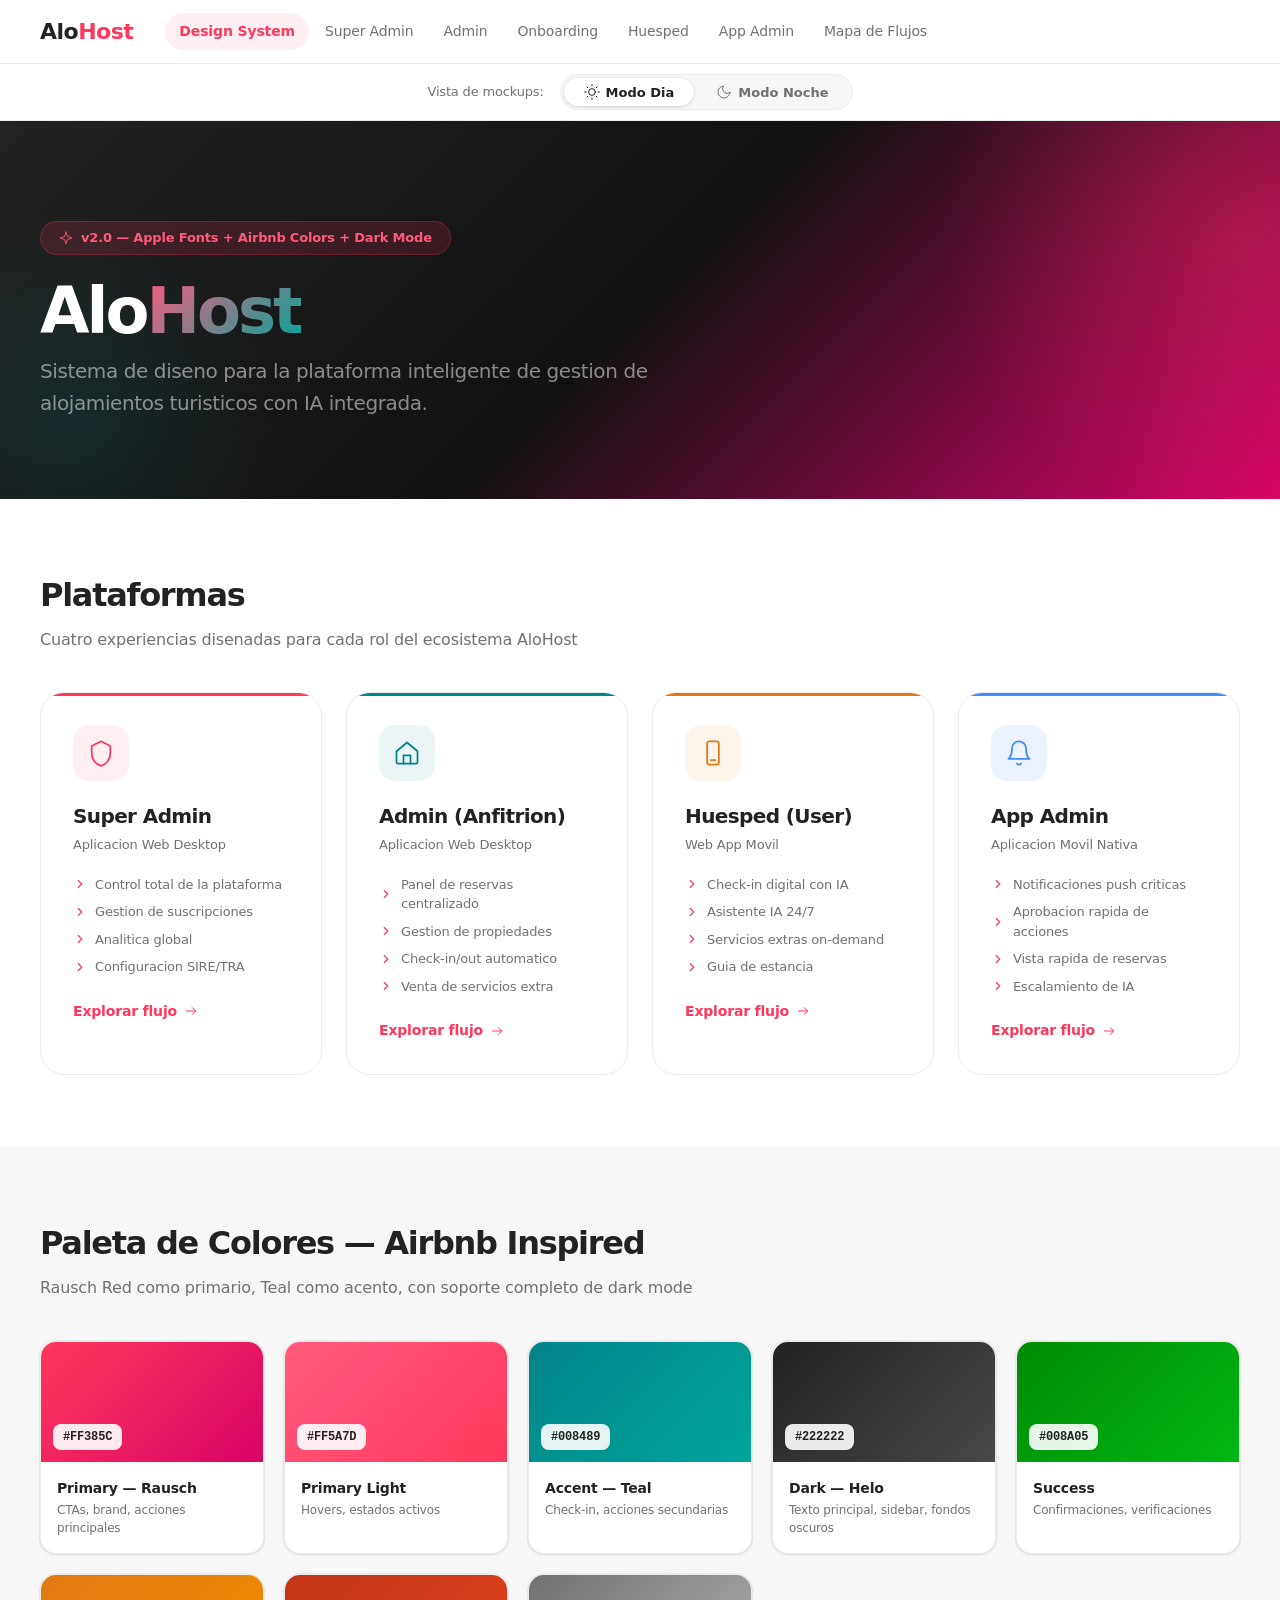
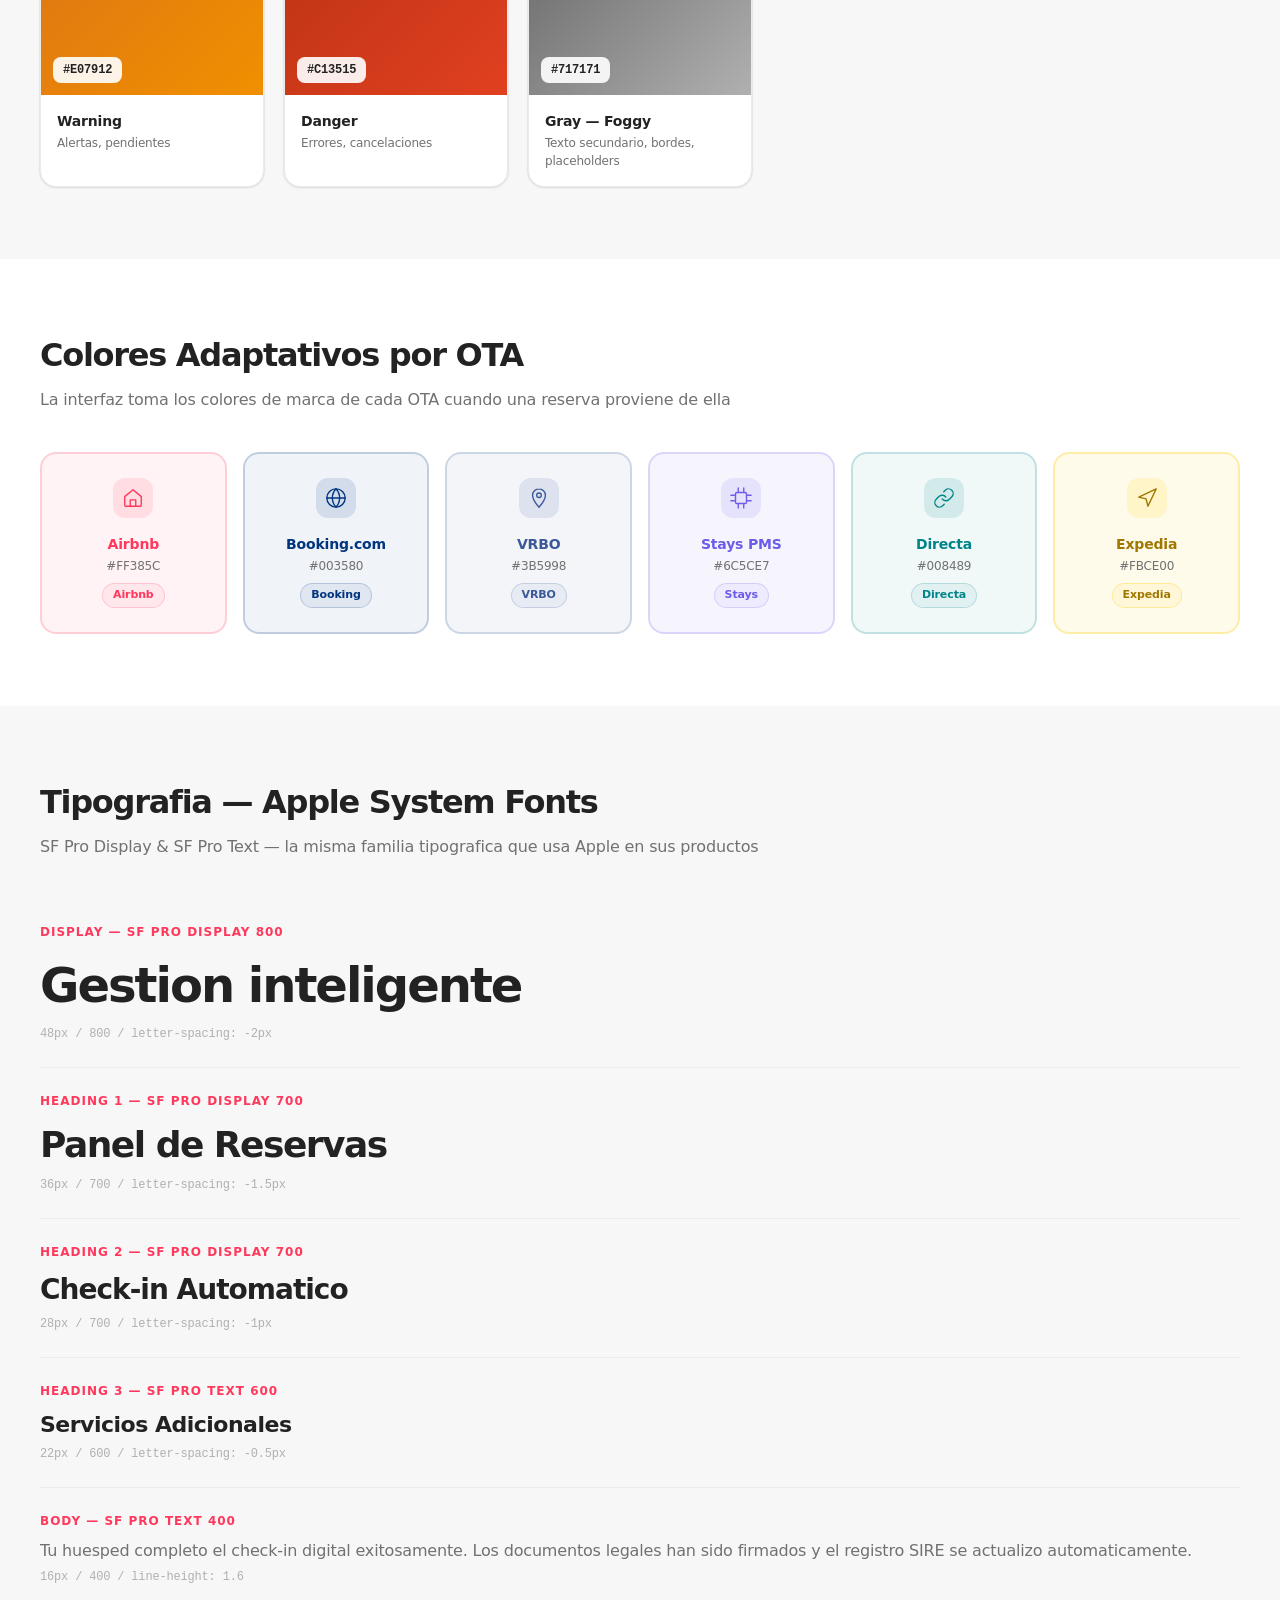
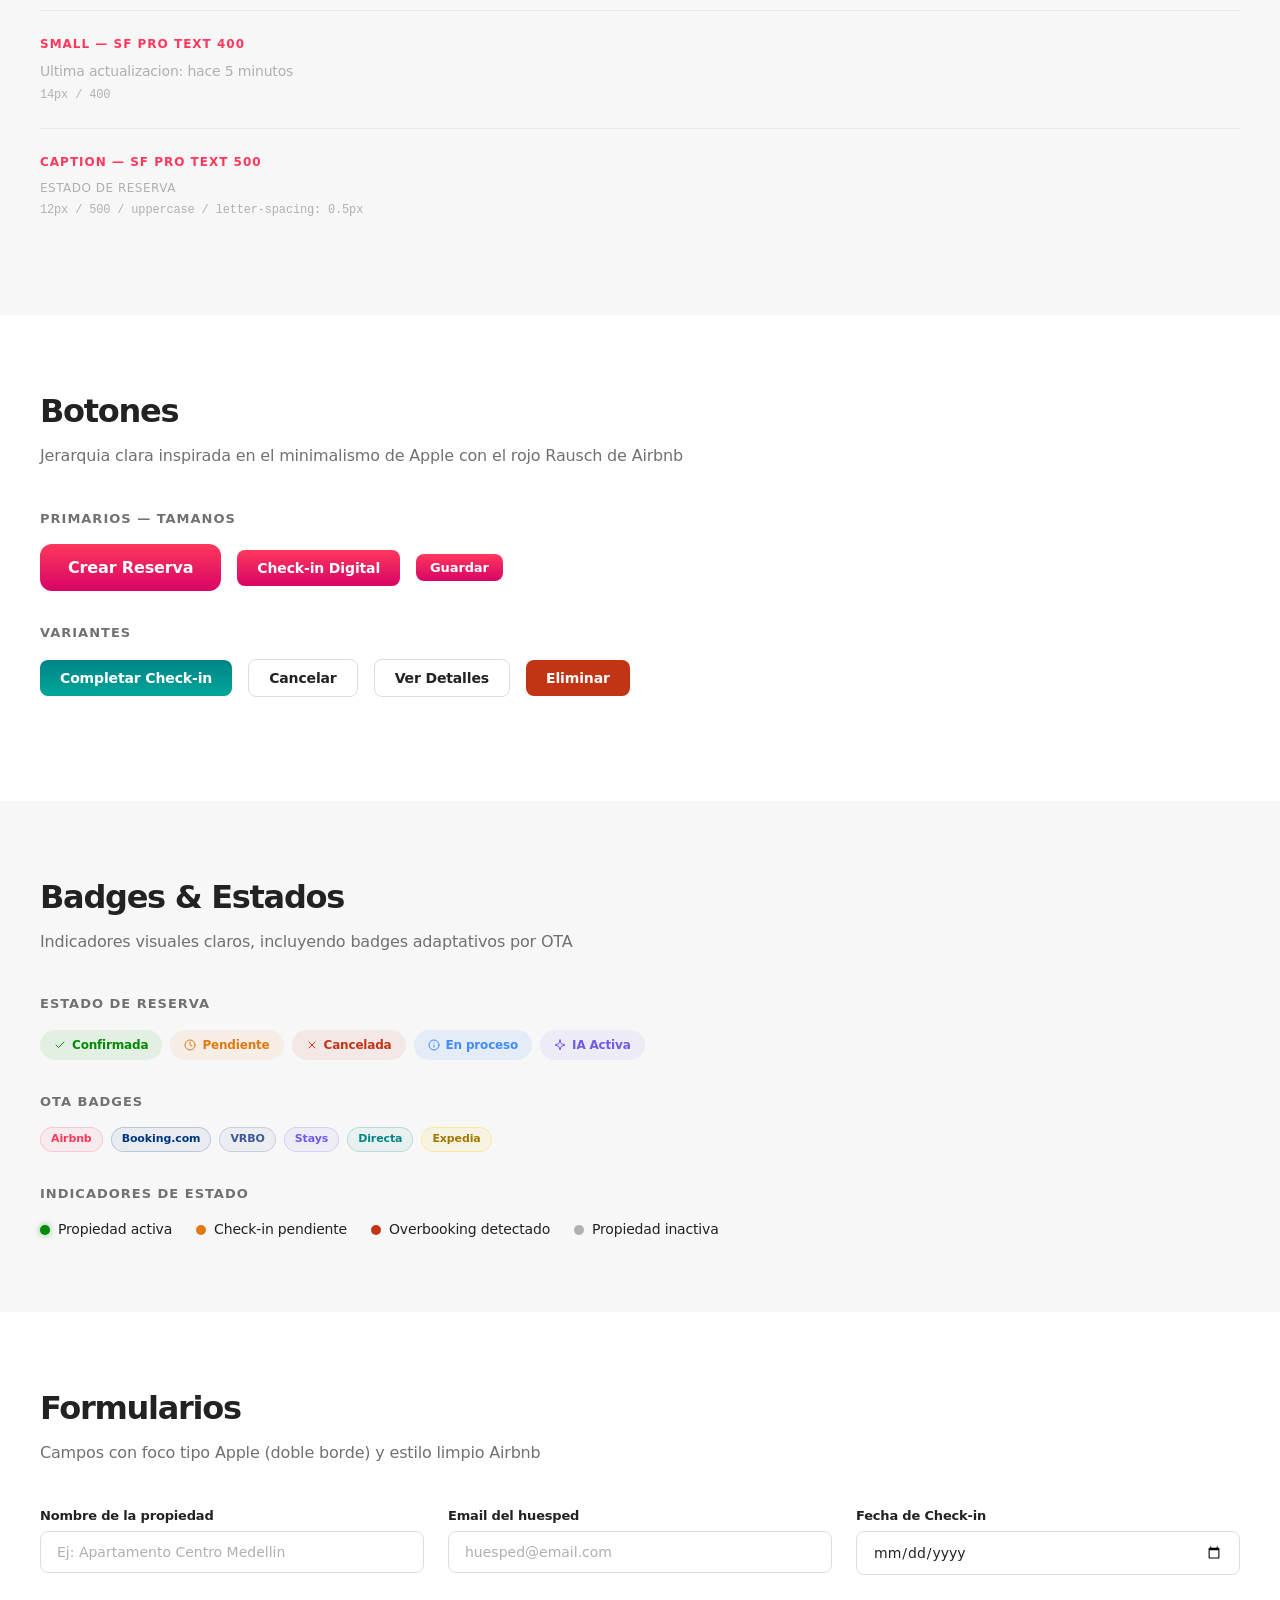
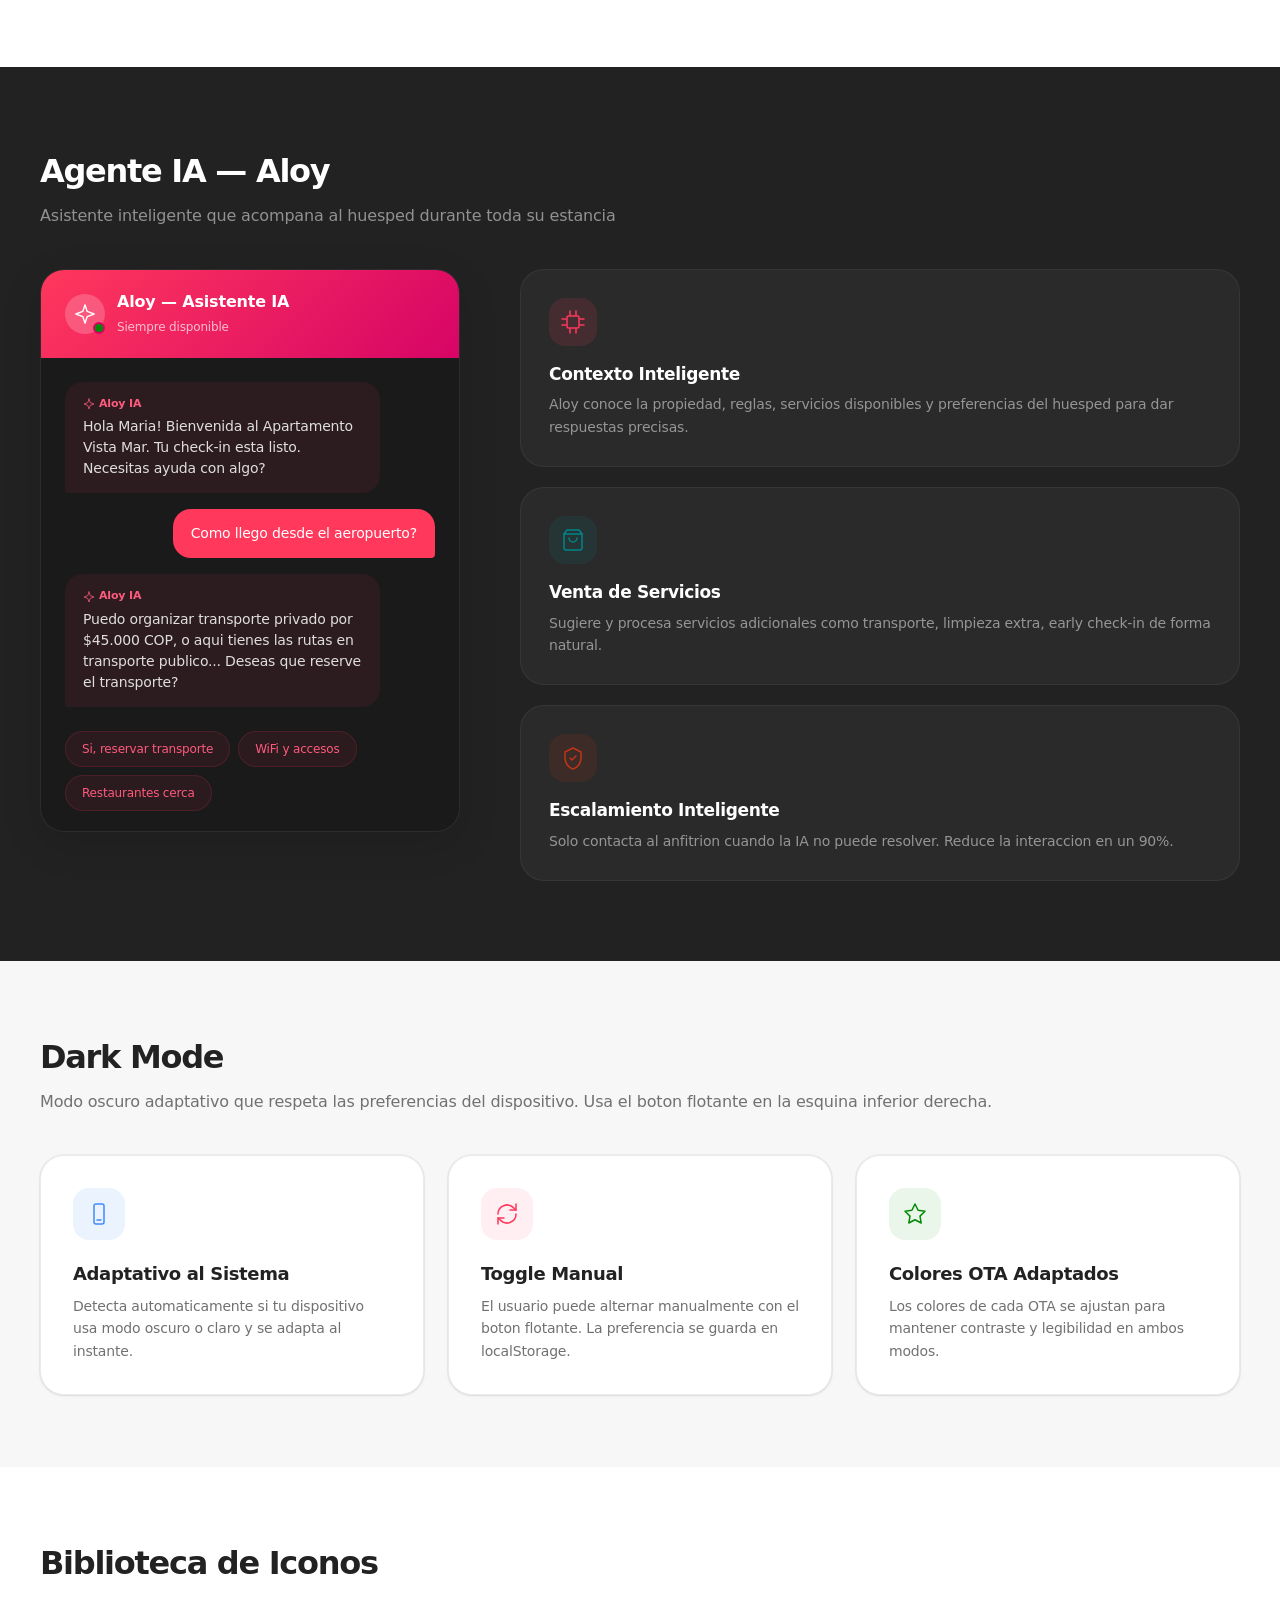
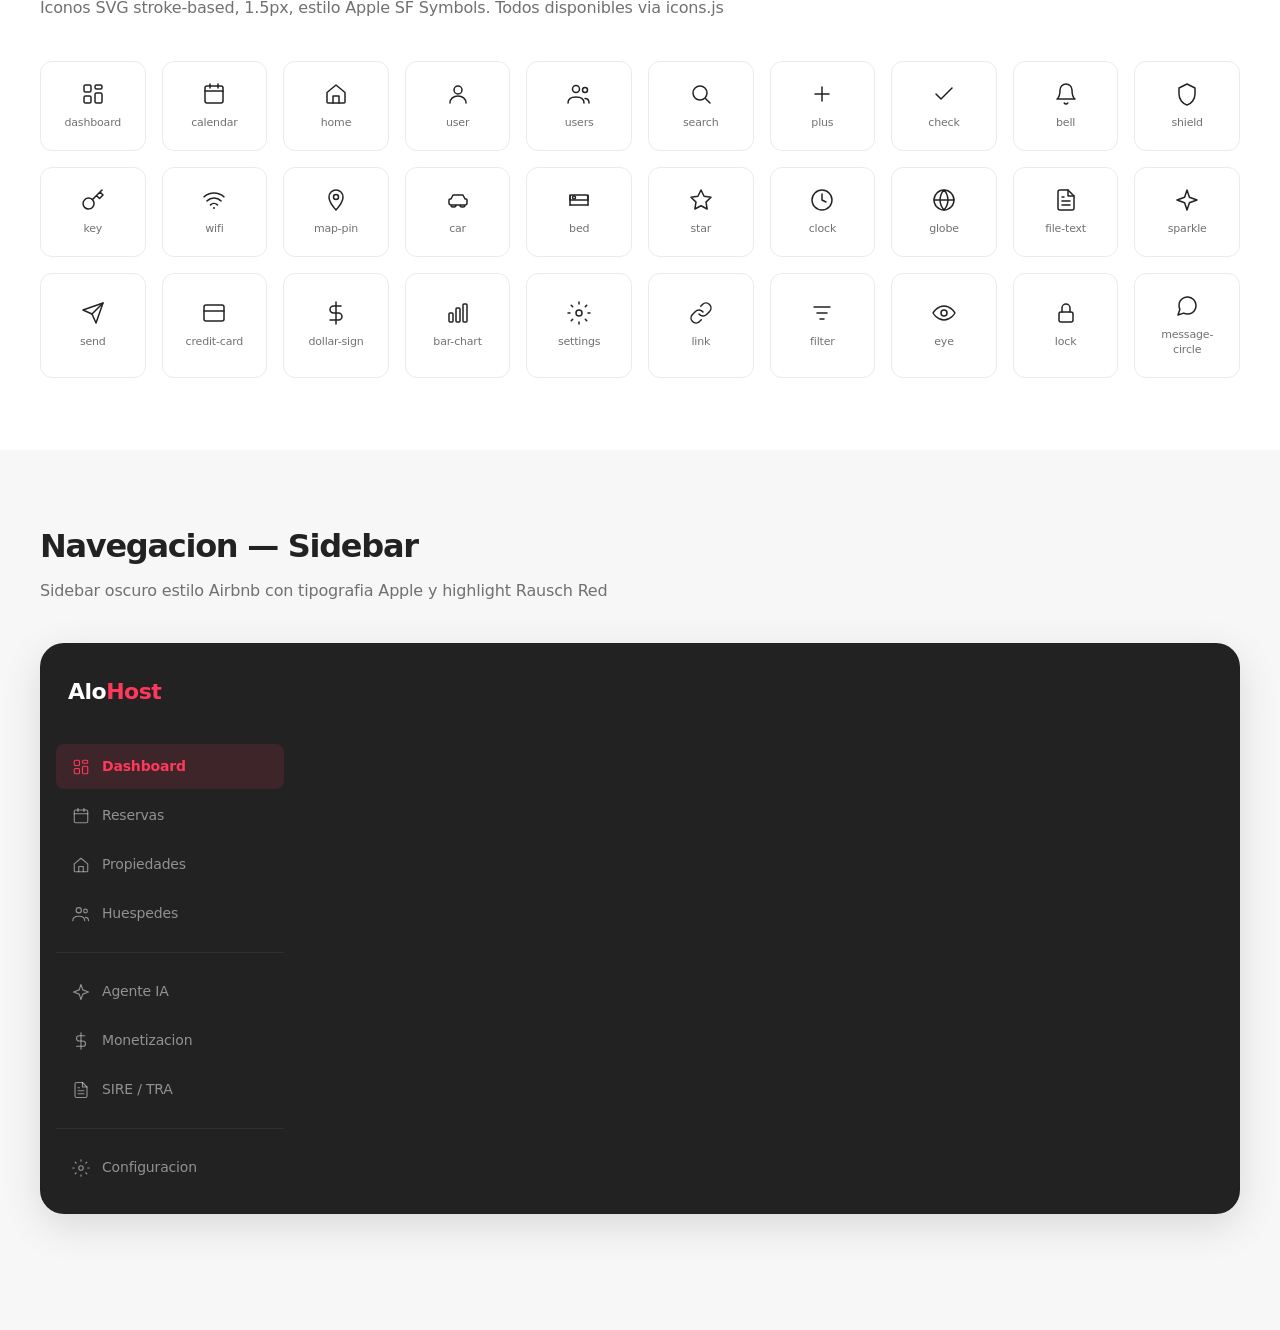
<file: index.html>
<!DOCTYPE html>
<html lang="es">
<head>
<meta charset="UTF-8">
<meta name="viewport" content="width=device-width, initial-scale=1.0">
<meta http-equiv="refresh" content="0;url=design-system.html">
<title>AloHost — UX Flows</title>
<link rel="canonical" href="design-system.html">
<style>
  body {
    font-family: -apple-system, BlinkMacSystemFont, 'SF Pro Text', system-ui, sans-serif;
    display: flex; align-items: center; justify-content: center;
    min-height: 100vh; margin: 0; background: #F7F7F7; color: #222;
  }
  .hub { text-align: center; padding: 40px; }
  .hub h1 { font-size: 28px; font-weight: 800; margin-bottom: 8px; }
  .hub h1 span { color: #FF385C; }
  .hub p { color: #717171; margin-bottom: 32px; }
  .links { display: flex; flex-wrap: wrap; gap: 12px; justify-content: center; }
  .links a {
    display: inline-block; padding: 10px 20px; background: #fff;
    border: 1px solid #EBEBEB; border-radius: 9999px; color: #222;
    text-decoration: none; font-size: 14px; font-weight: 600;
    transition: all 0.2s;
  }
  .links a:hover { border-color: #FF385C; color: #FF385C; transform: translateY(-2px); box-shadow: 0 4px 12px rgba(0,0,0,0.08); }
</style>
</head>
<body>
<div class="hub">
  <h1>Alo<span>Host</span></h1>
  <p>UX Flow Prototypes — Selecciona una vista</p>
  <div class="links">
    <a href="design-system.html">Design System</a>
    <a href="superadmin.html">Super Admin</a>
    <a href="admin.html">Admin Panel</a>
    <a href="admin-onboarding.html">Onboarding Admin</a>
    <a href="guest-mobile.html">Huesped Mobile</a>
    <a href="admin-app.html">App Admin</a>
    <a href="flowmap.html">Mapa de Flujos</a>
  </div>
</div>
</body>
</html>
</file>
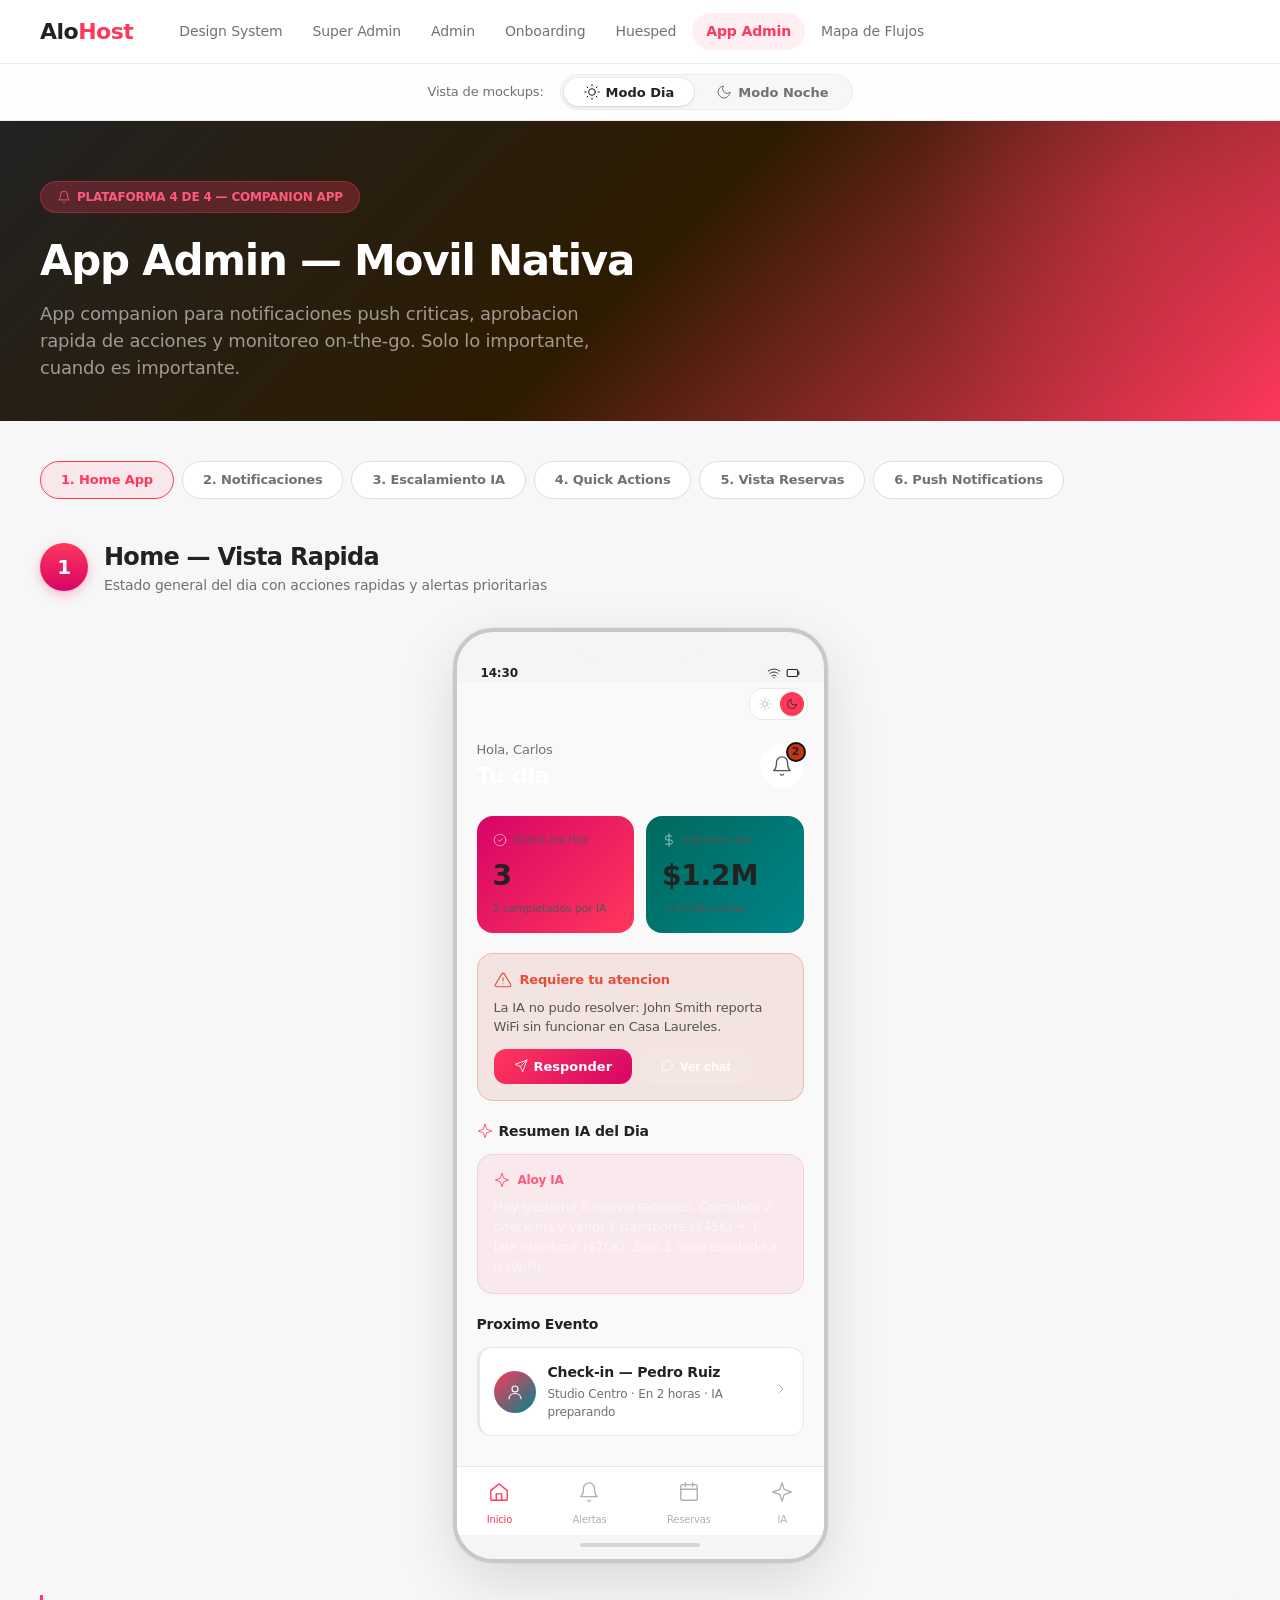
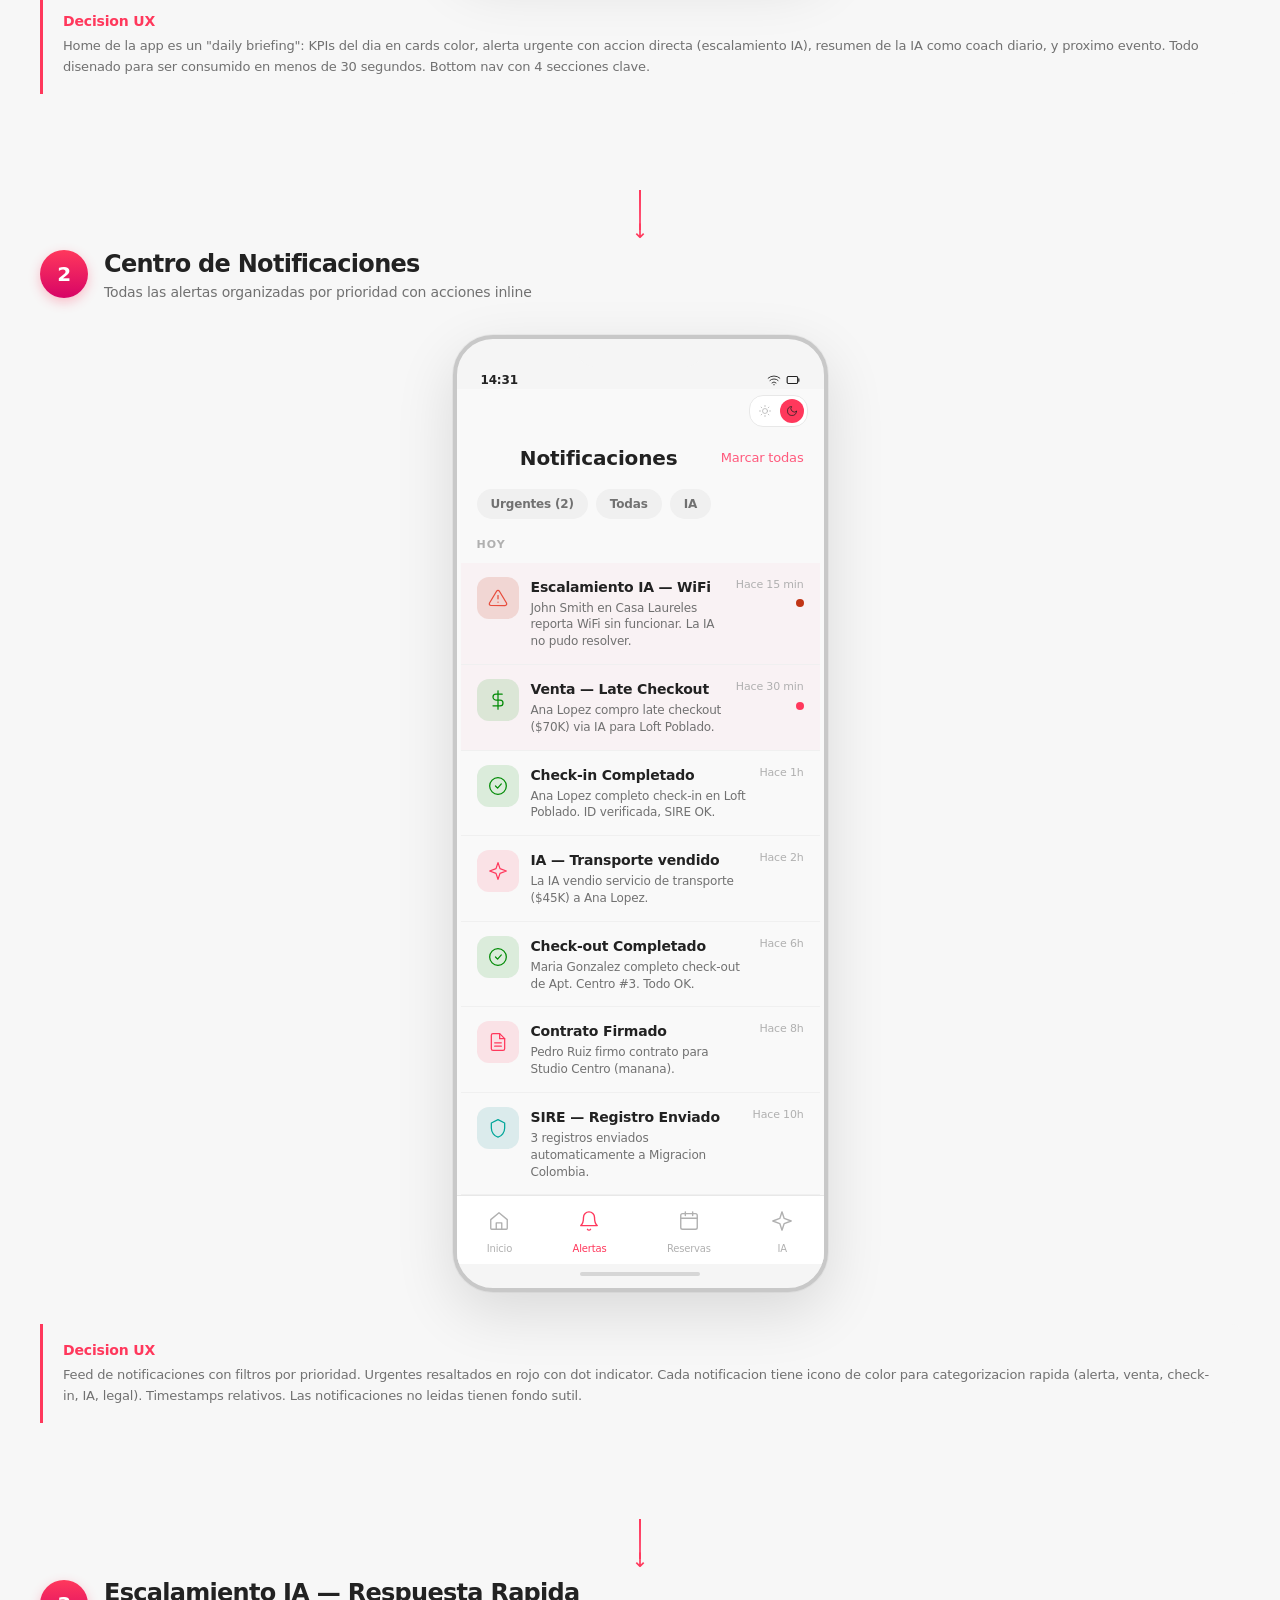
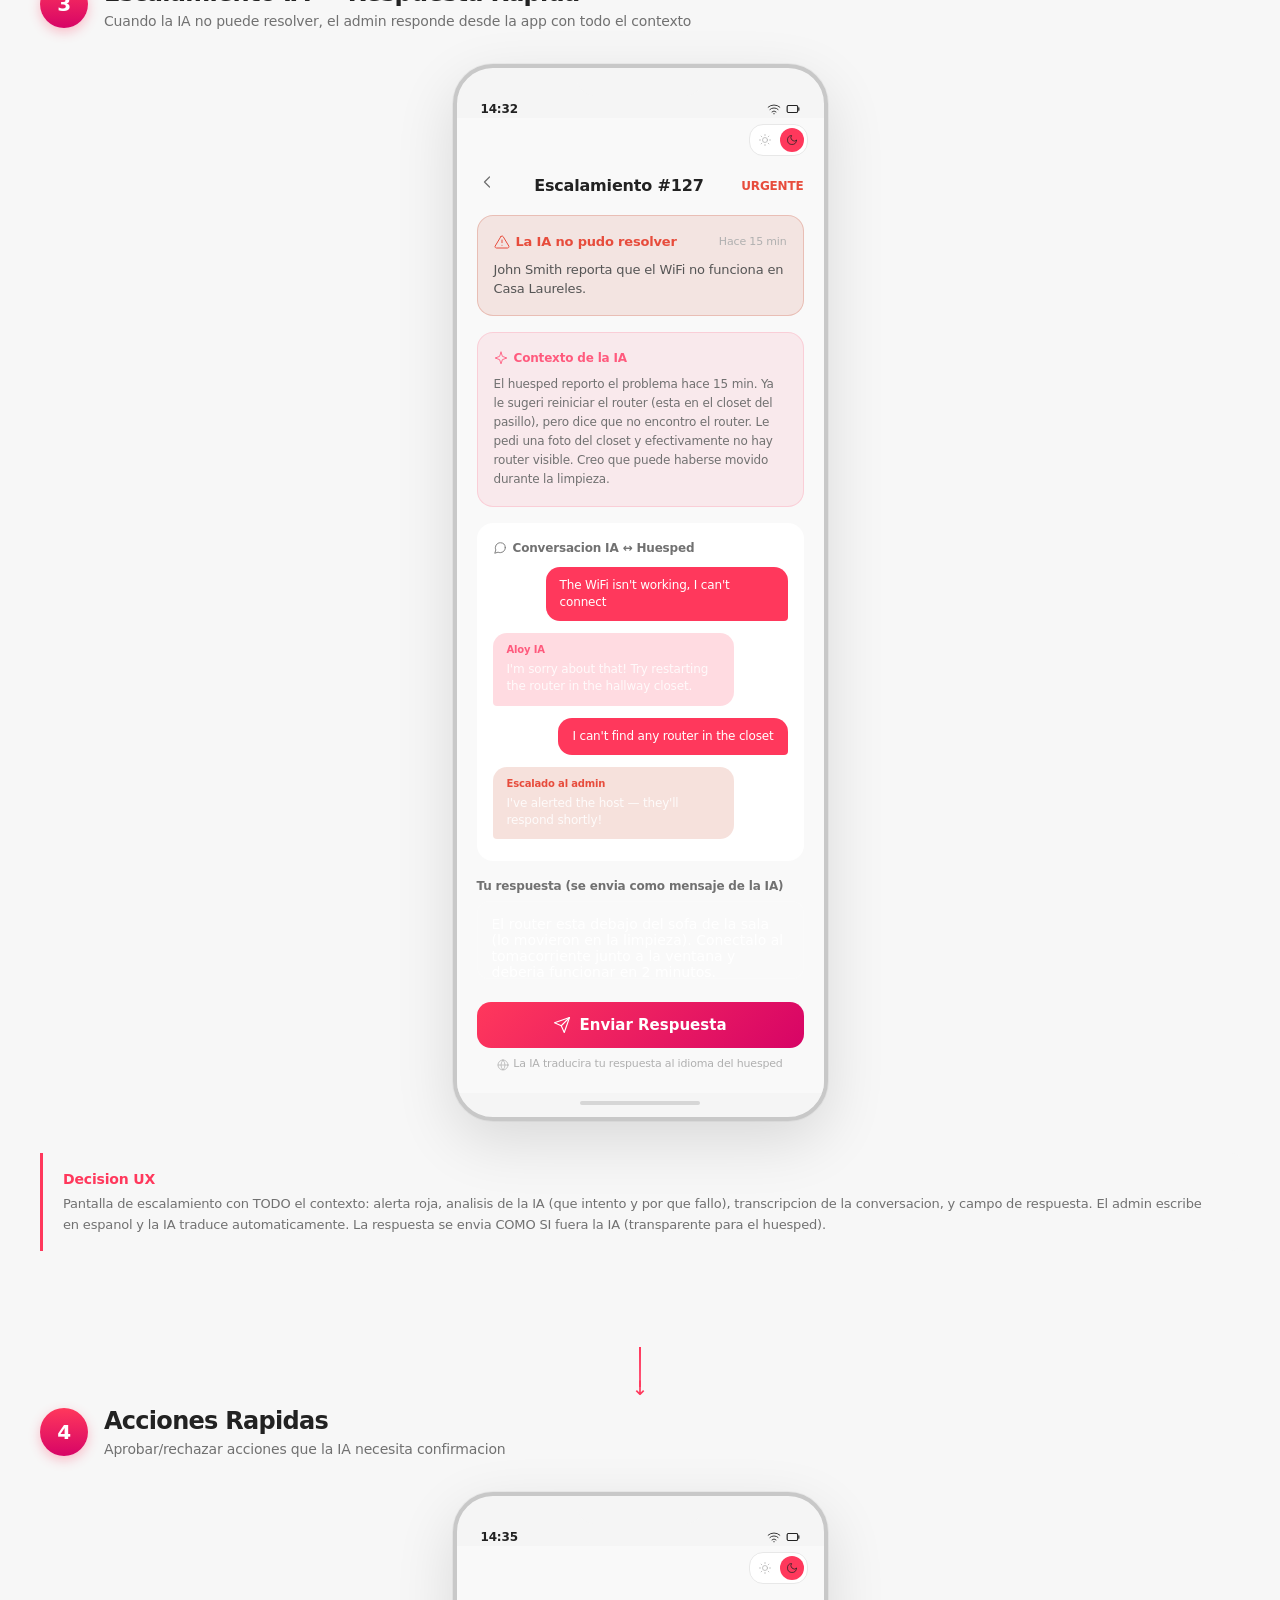
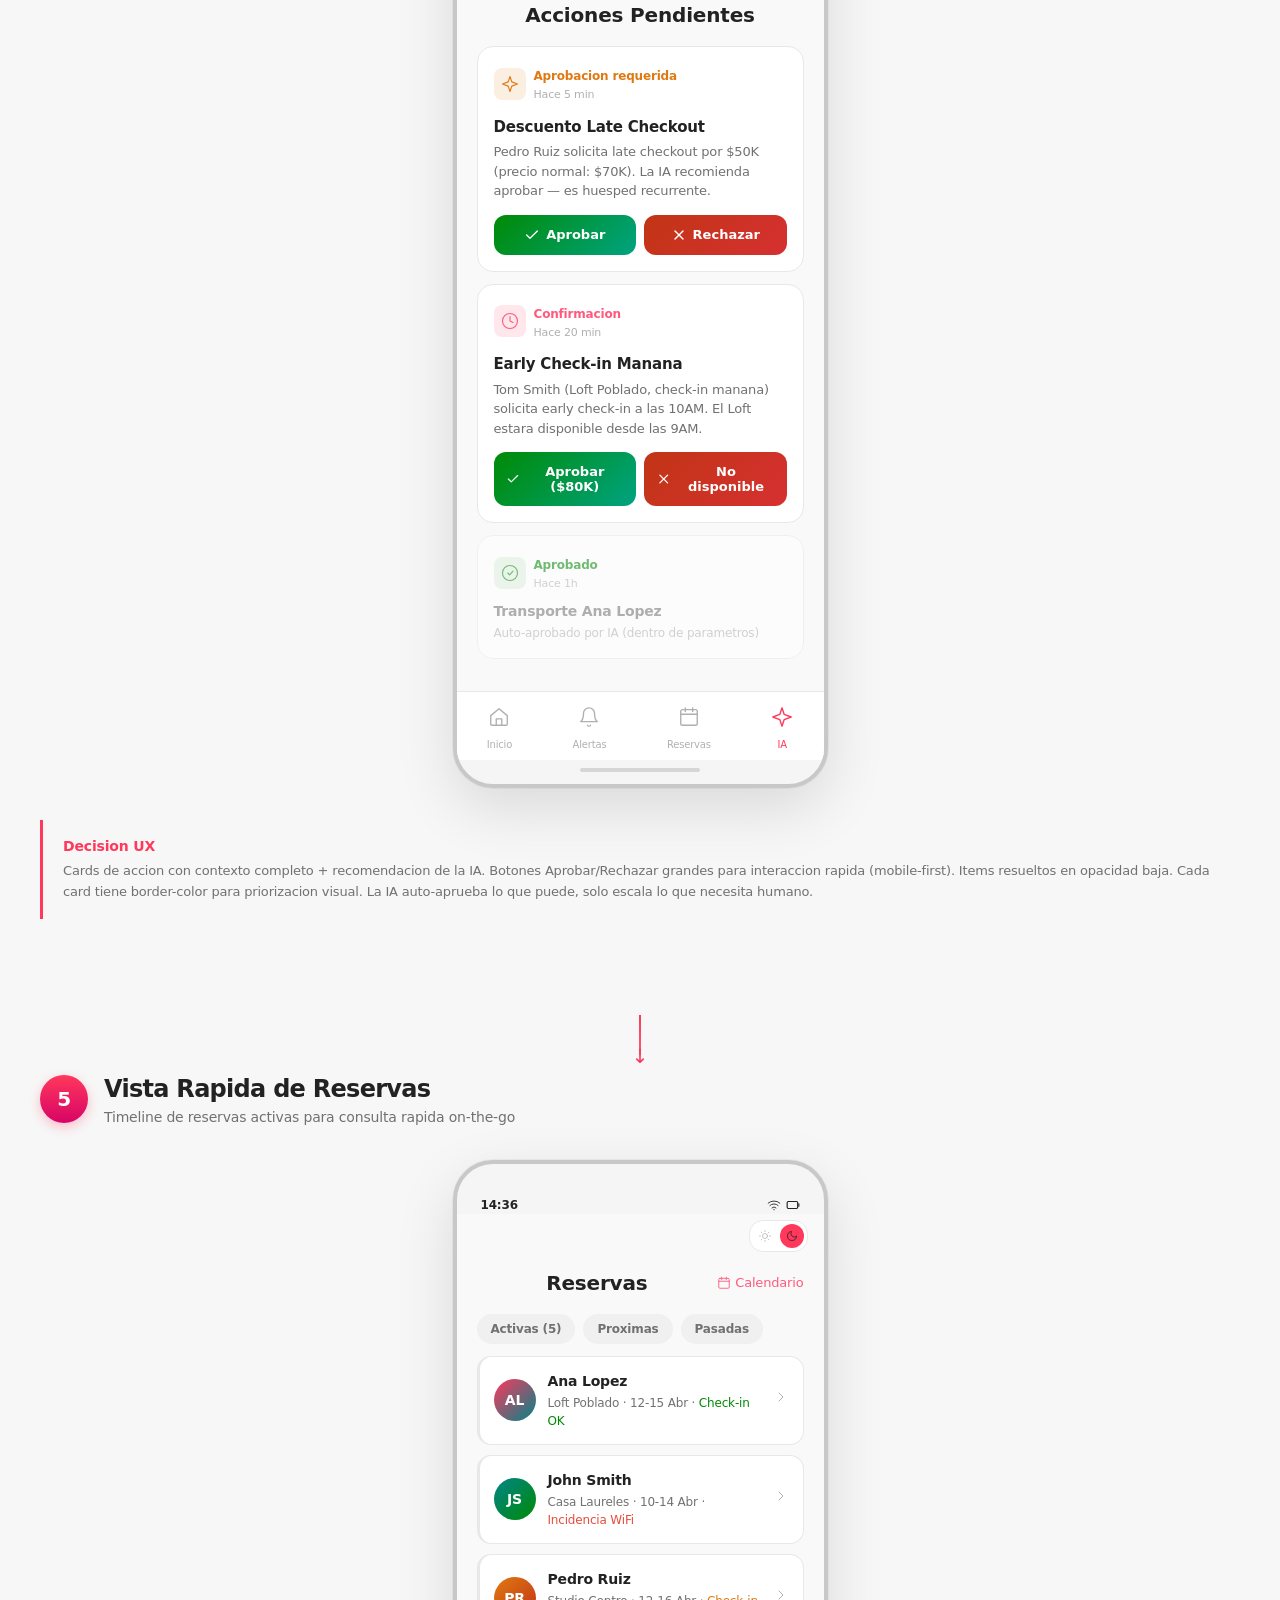
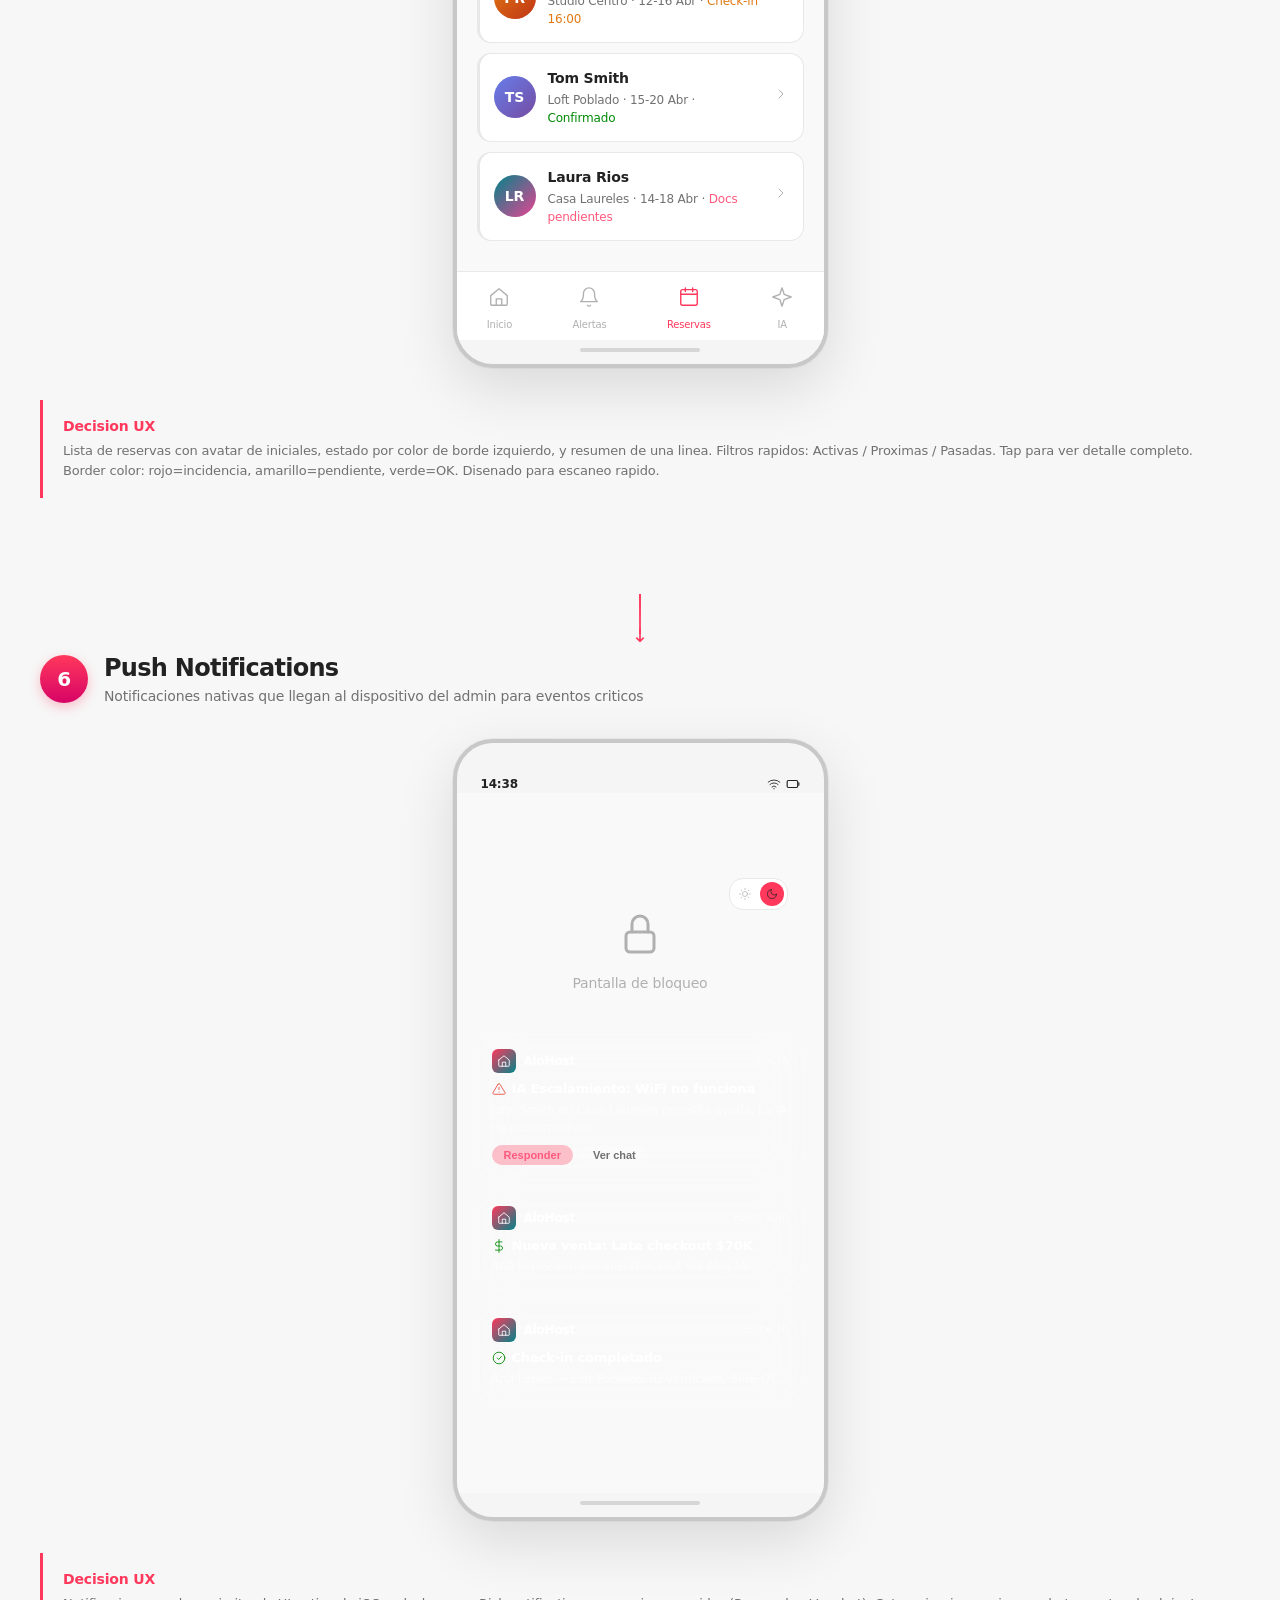
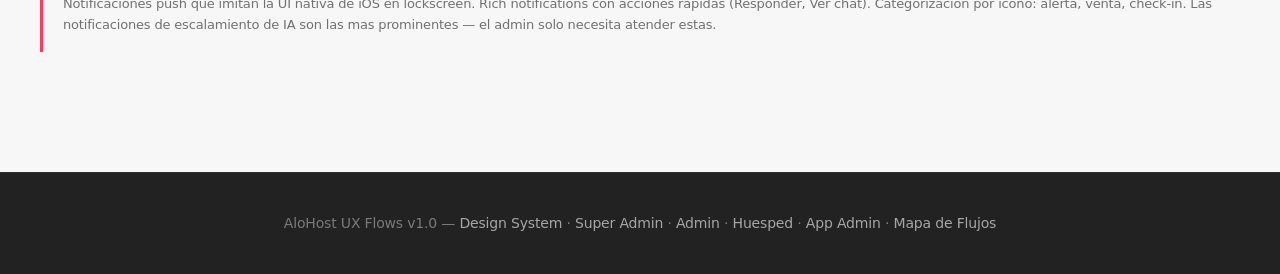
<file: admin-app.html>
<!DOCTYPE html>
<html lang="es" data-theme="light">
<head>
<meta charset="UTF-8">
<meta name="viewport" content="width=device-width, initial-scale=1.0">
<title>AloHost — App Admin (Notificaciones) UX Flow</title>
<link rel="stylesheet" href="theme.css">
<link rel="stylesheet" href="icons.css">
<link rel="stylesheet" href="preview-toggle.css">
<style>
/* ============ PAGE LAYOUT ============ */
.page-body {
  background: var(--bg-secondary);
  color: var(--text-primary);
  min-height: 100vh;
}

.flow-header {
  background: linear-gradient(135deg, var(--text-primary) 0%, #2d1b00 50%, var(--primary) 100%);
  padding: 60px 40px 40px;
  position: relative;
  overflow: hidden;
}
.flow-header::before {
  content: '';
  position: absolute;
  top: -50%;
  right: -10%;
  width: 500px;
  height: 500px;
  background: radial-gradient(circle, rgba(255,56,92,0.25), transparent 70%);
  border-radius: 50%;
}
.flow-header-content {
  position: relative;
  z-index: 1;
  max-width: 1400px;
  margin: 0 auto;
}
.flow-badge {
  display: inline-flex;
  align-items: center;
  gap: 6px;
  background: rgba(255,56,92,0.25);
  border: 1px solid rgba(255,56,92,0.35);
  color: #FF5A7D;
  padding: 6px 16px;
  border-radius: var(--radius-full);
  font-size: 12px;
  font-weight: 600;
  margin-bottom: 16px;
}
.flow-header h1 {
  font-family: var(--font-display);
  font-size: 42px;
  font-weight: 800;
  color: #fff;
  margin-bottom: 8px;
  letter-spacing: -0.03em;
}
.flow-header p {
  font-size: 18px;
  color: rgba(255,255,255,0.55);
  max-width: 600px;
}

/* ============ PHONE MOCKUP (always dark) ============ */
.phone-row {
  display: flex;
  justify-content: center;
  gap: 40px;
  flex-wrap: wrap;
}
.phone-mockup {
  width: 375px;
  background: #111;
  border-radius: 40px;
  overflow: hidden;
  border: 4px solid #333;
  box-shadow: 0 20px 60px rgba(0,0,0,0.35), 0 0 0 1px rgba(255,255,255,0.06);
  position: relative;
  flex-shrink: 0;
}
.phone-notch {
  width: 126px;
  height: 28px;
  background: #111;
  margin: 0 auto;
  border-radius: 0 0 18px 18px;
  position: relative;
  z-index: 10;
}
.phone-status-bar {
  display: flex;
  justify-content: space-between;
  align-items: center;
  padding: 4px 24px 0;
  font-size: 12px;
  color: #fff;
  font-weight: 600;
}
.phone-status-bar .status-icons {
  display: flex;
  align-items: center;
  gap: 5px;
}
.phone-screen {
  min-height: 700px;
  position: relative;
  overflow: hidden;
  background: #111;
}
.phone-home {
  height: 4px;
  width: 120px;
  background: #fff;
  border-radius: 2px;
  margin: 8px auto 12px;
  opacity: 0.3;
}

/* ============ PHONE INTERNAL STYLES ============ */
.m-header {
  padding: 16px 20px;
  display: flex;
  justify-content: space-between;
  align-items: center;
}
.m-header h3 {
  font-family: var(--font-display);
  font-size: 20px;
  font-weight: 700;
  color: #fff;
}
.m-content {
  padding: 0 20px 20px;
}
.m-card {
  background: rgba(255,255,255,0.06);
  border: 1px solid rgba(255,255,255,0.1);
  border-radius: 16px;
  padding: 16px;
  margin-bottom: 12px;
}
.m-btn {
  display: inline-flex;
  align-items: center;
  justify-content: center;
  gap: 6px;
  width: 100%;
  padding: 14px;
  border: none;
  border-radius: 14px;
  font-family: var(--font-primary);
  font-size: 15px;
  font-weight: 700;
  cursor: pointer;
  transition: var(--transition);
}
.m-btn-primary { background: linear-gradient(135deg, var(--primary), var(--primary-dark)); color: #fff; }
.m-btn-success { background: linear-gradient(135deg, var(--success), #00A381); color: #fff; }
.m-btn-danger { background: linear-gradient(135deg, var(--danger), #D63031); color: #fff; }

/* ============ BOTTOM NAV ============ */
.m-bottom-nav {
  display: flex;
  justify-content: space-around;
  padding: 10px 0 4px;
  border-top: 1px solid rgba(255,255,255,0.08);
  background: #111;
}
.m-nav-item {
  display: flex;
  flex-direction: column;
  align-items: center;
  gap: 2px;
  padding: 4px 12px;
  cursor: pointer;
}
.m-nav-item .nav-icon { color: rgba(255,255,255,0.35); }
.m-nav-item .nav-icon svg { width: 22px; height: 22px; }
.m-nav-item p { font-size: 10px; color: rgba(255,255,255,0.35); margin: 0; }
.m-nav-item.active .nav-icon { color: var(--primary); }
.m-nav-item.active p { color: var(--primary); }

/* ============ NOTIFICATION ITEMS ============ */
.notif-item {
  display: flex;
  gap: 12px;
  padding: 14px 16px;
  border-bottom: 1px solid rgba(255,255,255,0.06);
  cursor: pointer;
  transition: background 0.15s;
}
.notif-item:hover { background: rgba(255,255,255,0.03); }
.notif-item.unread { background: rgba(255,56,92,0.04); }
.notif-icon-box {
  width: 42px;
  height: 42px;
  border-radius: 12px;
  display: flex;
  align-items: center;
  justify-content: center;
  flex-shrink: 0;
}
.notif-icon-box svg { width: 20px; height: 20px; }
.notif-body { flex: 1; min-width: 0; }
.notif-body h4 { font-size: 14px; font-weight: 600; color: #fff; margin: 0 0 2px; }
.notif-body p { font-size: 12px; color: rgba(255,255,255,0.5); line-height: 1.4; margin: 0; }
.notif-time { font-size: 11px; color: rgba(255,255,255,0.35); white-space: nowrap; flex-shrink: 0; }
.notif-dot { width: 8px; height: 8px; border-radius: 50%; flex-shrink: 0; margin-top: 6px; }

/* ============ RESERVATION LIST ITEMS ============ */
.res-item {
  display: flex;
  align-items: center;
  gap: 12px;
  padding: 14px;
  background: rgba(255,255,255,0.05);
  border: 1px solid rgba(255,255,255,0.08);
  border-radius: 14px;
  margin-bottom: 10px;
  cursor: pointer;
  transition: background 0.15s;
}
.res-item:hover { background: rgba(255,255,255,0.08); }
.res-avatar {
  width: 42px;
  height: 42px;
  border-radius: 50%;
  display: flex;
  align-items: center;
  justify-content: center;
  font-weight: 700;
  font-size: 14px;
  color: #fff;
  flex-shrink: 0;
}
.res-info { flex: 1; min-width: 0; }
.res-info h4 { font-size: 14px; font-weight: 600; color: #fff; margin: 0 0 2px; }
.res-info p { font-size: 12px; color: rgba(255,255,255,0.45); margin: 0; }
.res-chevron { color: rgba(255,255,255,0.25); flex-shrink: 0; }
.res-chevron svg { width: 16px; height: 16px; }

/* ============ FILTER PILLS ============ */
.filter-row {
  display: flex;
  gap: 8px;
  padding: 0 20px 12px;
  overflow-x: auto;
}
.filter-pill {
  padding: 6px 14px;
  border-radius: 999px;
  font-size: 12px;
  font-weight: 600;
  white-space: nowrap;
  cursor: pointer;
  background: rgba(255,255,255,0.08);
  color: rgba(255,255,255,0.45);
  border: none;
  transition: var(--transition);
}
.filter-pill.active-danger { background: rgba(193,53,21,0.15); color: #e74c3c; }
.filter-pill.active-primary { background: rgba(255,56,92,0.15); color: var(--primary-light); }
.filter-pill.active-accent { background: rgba(0,132,137,0.15); color: var(--accent-light); }

/* ============ CHAT BUBBLES ============ */
.chat-bubble {
  max-width: 82%;
  padding: 10px 14px;
  font-size: 12px;
  line-height: 1.45;
  margin-bottom: 6px;
}
.chat-bubble.guest {
  align-self: flex-end;
  background: var(--primary);
  color: #fff;
  border-radius: 14px 14px 4px 14px;
}
.chat-bubble.ai {
  align-self: flex-start;
  background: rgba(255,56,92,0.18);
  color: rgba(255,255,255,0.85);
  border-radius: 14px 14px 14px 4px;
}
.chat-bubble.escalated {
  align-self: flex-start;
  background: rgba(193,53,21,0.15);
  color: rgba(255,255,255,0.85);
  border-radius: 14px 14px 14px 4px;
}
.chat-label {
  font-size: 10px;
  font-weight: 600;
  display: block;
  margin-bottom: 3px;
}

/* ============ PUSH NOTIFICATION CARDS ============ */
.push-card {
  background: rgba(255,255,255,0.12);
  -webkit-backdrop-filter: blur(20px);
  backdrop-filter: blur(20px);
  border-radius: 16px;
  padding: 14px;
  border: 1px solid rgba(255,255,255,0.1);
  margin-bottom: 12px;
}
.push-card-head {
  display: flex;
  align-items: center;
  gap: 8px;
  margin-bottom: 6px;
}
.push-card-app-icon {
  width: 24px;
  height: 24px;
  border-radius: 6px;
  background: linear-gradient(135deg, var(--primary), var(--accent));
  display: flex;
  align-items: center;
  justify-content: center;
  color: #fff;
  flex-shrink: 0;
}
.push-card-app-icon svg { width: 14px; height: 14px; }
.push-card-name { font-size: 12px; font-weight: 600; color: #fff; }
.push-card-time { font-size: 11px; color: rgba(255,255,255,0.4); margin-left: auto; }
.push-card-title {
  font-size: 13px;
  font-weight: 600;
  color: #fff;
  margin: 0 0 2px;
  display: flex;
  align-items: center;
  gap: 6px;
}
.push-card-title svg { width: 14px; height: 14px; flex-shrink: 0; }
.push-card-body { font-size: 12px; color: rgba(255,255,255,0.5); margin: 0; }
.push-actions {
  display: flex;
  gap: 8px;
  margin-top: 8px;
}
.push-action-btn {
  padding: 4px 12px;
  border-radius: 999px;
  font-size: 11px;
  font-weight: 600;
  border: none;
  cursor: pointer;
}

/* ============ UTILITY ============ */
.text-white { color: #fff; }
.text-muted { color: rgba(255,255,255,0.45); }
.text-danger { color: #e74c3c; }
.text-success { color: var(--success); }
.text-primary { color: var(--primary-light); }
.text-warning { color: var(--warning); }
.text-accent { color: var(--accent-light); }

.inline-icon { display: inline-flex; vertical-align: middle; }
.inline-icon svg {
  width: 16px;
  height: 16px;
  stroke: currentColor;
  fill: none;
  stroke-width: 1.5;
  stroke-linecap: round;
  stroke-linejoin: round;
}

/* ============ FOOTER ============ */
.site-footer {
  background: var(--sidebar-bg);
  padding: 40px;
  text-align: center;
  border-top: 1px solid rgba(255,255,255,0.06);
}
.site-footer p { color: rgba(255,255,255,0.4); font-size: 14px; }
.site-footer a { color: rgba(255,255,255,0.6); text-decoration: none; }
.site-footer a:hover { color: #fff; }
</style>
</head>
<body class="page-body">
<script src="theme.js"></script>
<script src="icons.js"></script>
<script src="preview-toggle.js"></script>

<!-- ========== TOP NAV ========== -->
<nav class="top-nav">
  <div class="top-nav-left">
    <a href="design-system.html" class="logo">Alo<span>Host</span></a>
    <div class="nav-links">
      <a href="design-system.html" class="nav-link">Design System</a>
      <a href="superadmin.html" class="nav-link">Super Admin</a>
      <a href="admin.html" class="nav-link">Admin</a>
      <a href="admin-onboarding.html" class="nav-link">Onboarding</a>
      <a href="guest-mobile.html" class="nav-link">Huesped</a>
      <a href="admin-app.html" class="nav-link active">App Admin</a>
      <a href="flowmap.html" class="nav-link">Mapa de Flujos</a>
    </div>
  </div>
</nav>

<!-- ========== HERO HEADER ========== -->
<div class="flow-header">
  <div class="flow-header-content">
    <div class="flow-badge">
      <svg width="14" height="14" viewBox="0 0 24 24" fill="none" stroke="currentColor" stroke-width="1.5" stroke-linecap="round" stroke-linejoin="round"><path d="M18 8A6 6 0 006 8c0 7-3 9-3 9h18s-3-2-3-9"/><path d="M13.73 21a2 2 0 01-3.46 0"/></svg>
      PLATAFORMA 4 DE 4 — COMPANION APP
    </div>
    <h1>App Admin — Movil Nativa</h1>
    <p>App companion para notificaciones push criticas, aprobacion rapida de acciones y monitoreo on-the-go. Solo lo importante, cuando es importante.</p>
  </div>
</div>

<!-- ========== SCREENS CONTAINER ========== -->
<div class="screens-container">

  <!-- Step pills -->
  <div class="steps-row">
    <div class="step-pill active" onclick="scrollToSection('s1',this)">1. Home App</div>
    <div class="step-pill" onclick="scrollToSection('s2',this)">2. Notificaciones</div>
    <div class="step-pill" onclick="scrollToSection('s3',this)">3. Escalamiento IA</div>
    <div class="step-pill" onclick="scrollToSection('s4',this)">4. Quick Actions</div>
    <div class="step-pill" onclick="scrollToSection('s5',this)">5. Vista Reservas</div>
    <div class="step-pill" onclick="scrollToSection('s6',this)">6. Push Notifications</div>
  </div>


  <!-- ===================== SCREEN 1: HOME — QUICK VIEW ===================== -->
  <div class="flow-section" id="s1">
    <div class="flow-section-header">
      <div class="flow-number">1</div>
      <div>
        <h2>Home — Vista Rapida</h2>
        <p>Estado general del dia con acciones rapidas y alertas prioritarias</p>
      </div>
    </div>

    <div class="phone-row">
      <div class="phone-mockup">
        <div class="phone-notch"></div>
        <div class="phone-status-bar">
          <span>14:30</span>
          <div class="status-icons">
            <svg width="14" height="14" viewBox="0 0 24 24" fill="none" stroke="currentColor" stroke-width="1.5" stroke-linecap="round" stroke-linejoin="round"><path d="M2 8.82a15 15 0 0120 0"/><path d="M5 12.86a10 10 0 0114 0"/><path d="M8.5 16.9a5 5 0 017 0"/><circle cx="12" cy="20" r="1" fill="currentColor" stroke="none"/></svg>
            <svg width="14" height="14" viewBox="0 0 24 24" fill="none" stroke="currentColor" stroke-width="2" stroke-linecap="round" stroke-linejoin="round"><rect x="2" y="6" width="18" height="12" rx="2"/><line x1="22" y1="10" x2="22" y2="14"/></svg>
          </div>
        </div>
        <div class="phone-screen">
          <div style="display:flex;justify-content:flex-end;padding:6px 16px 0;">
            <div style="display:flex;align-items:center;gap:3px;background:rgba(255,255,255,0.08);border:1px solid rgba(255,255,255,0.12);border-radius:14px;padding:3px;">
              <div style="width:24px;height:24px;border-radius:50%;display:flex;align-items:center;justify-content:center;cursor:pointer;color:rgba(255,255,255,0.3);">
                <svg viewBox="0 0 24 24" width="12" height="12" fill="none" stroke="currentColor" stroke-width="1.5" stroke-linecap="round" stroke-linejoin="round"><circle cx="12" cy="12" r="5"/><line x1="12" y1="1" x2="12" y2="3"/><line x1="12" y1="21" x2="12" y2="23"/><line x1="4.22" y1="4.22" x2="5.64" y2="5.64"/><line x1="18.36" y1="18.36" x2="19.78" y2="19.78"/><line x1="1" y1="12" x2="3" y2="12"/><line x1="21" y1="12" x2="23" y2="12"/><line x1="4.22" y1="19.78" x2="5.64" y2="18.36"/><line x1="18.36" y1="5.64" x2="19.78" y2="4.22"/></svg>
              </div>
              <div style="width:24px;height:24px;border-radius:50%;background:#FF385C;display:flex;align-items:center;justify-content:center;cursor:pointer;color:#fff;">
                <svg viewBox="0 0 24 24" width="12" height="12" fill="none" stroke="currentColor" stroke-width="1.5" stroke-linecap="round" stroke-linejoin="round"><path d="M21 12.79A9 9 0 1111.21 3 7 7 0 0021 12.79z"/></svg>
              </div>
            </div>
          </div>
          <div style="padding:20px;">

            <!-- Greeting + Bell -->
            <div style="display:flex;justify-content:space-between;align-items:center;margin-bottom:24px;">
              <div>
                <p style="font-size:13px;color:rgba(255,255,255,0.45);margin:0;">Hola, Carlos</p>
                <h2 style="font-family:var(--font-display);font-size:22px;font-weight:700;color:#fff;margin:0;">Tu dia</h2>
              </div>
              <div style="position:relative;">
                <div style="width:44px;height:44px;border-radius:50%;background:rgba(255,255,255,0.08);display:flex;align-items:center;justify-content:center;color:rgba(255,255,255,0.6);">
                  <svg width="22" height="22" viewBox="0 0 24 24" fill="none" stroke="currentColor" stroke-width="1.5" stroke-linecap="round" stroke-linejoin="round"><path d="M18 8A6 6 0 006 8c0 7-3 9-3 9h18s-3-2-3-9"/><path d="M13.73 21a2 2 0 01-3.46 0"/></svg>
                </div>
                <div style="position:absolute;top:-2px;right:-2px;width:20px;height:20px;background:var(--danger);border-radius:50%;font-size:11px;display:flex;align-items:center;justify-content:center;color:#fff;font-weight:700;border:2px solid #111;">2</div>
              </div>
            </div>

            <!-- Stat Cards -->
            <div style="display:grid;grid-template-columns:1fr 1fr;gap:12px;margin-bottom:20px;">
              <div style="background:linear-gradient(135deg,var(--primary-dark),var(--primary));border-radius:16px;padding:16px;">
                <div style="display:flex;align-items:center;gap:6px;margin-bottom:6px;">
                  <svg width="14" height="14" viewBox="0 0 24 24" fill="none" stroke="rgba(255,255,255,0.6)" stroke-width="1.5" stroke-linecap="round" stroke-linejoin="round"><circle cx="12" cy="12" r="10"/><polyline points="9 12 11.5 14.5 16 9.5"/></svg>
                  <span style="font-size:11px;color:rgba(255,255,255,0.6);">Check-ins Hoy</span>
                </div>
                <div style="font-family:var(--font-display);font-size:28px;font-weight:700;color:#fff;">3</div>
                <div style="font-size:11px;color:rgba(255,255,255,0.7);margin-top:4px;">2 completados por IA</div>
              </div>
              <div style="background:linear-gradient(135deg,#00695c,var(--accent));border-radius:16px;padding:16px;">
                <div style="display:flex;align-items:center;gap:6px;margin-bottom:6px;">
                  <svg width="14" height="14" viewBox="0 0 24 24" fill="none" stroke="rgba(255,255,255,0.6)" stroke-width="1.5" stroke-linecap="round" stroke-linejoin="round"><line x1="12" y1="1" x2="12" y2="23"/><path d="M17 5H9.5a3.5 3.5 0 000 7h5a3.5 3.5 0 010 7H6"/></svg>
                  <span style="font-size:11px;color:rgba(255,255,255,0.6);">Ingresos Hoy</span>
                </div>
                <div style="font-family:var(--font-display);font-size:28px;font-weight:700;color:#fff;">$1.2M</div>
                <div style="font-size:11px;color:rgba(255,255,255,0.7);margin-top:4px;">+ $115K extras</div>
              </div>
            </div>

            <!-- Urgent Attention Alert -->
            <div style="background:rgba(193,53,21,0.1);border:1px solid rgba(193,53,21,0.22);border-radius:16px;padding:16px;margin-bottom:20px;">
              <div style="display:flex;align-items:center;gap:8px;margin-bottom:8px;">
                <svg width="18" height="18" viewBox="0 0 24 24" fill="none" stroke="#e74c3c" stroke-width="1.5" stroke-linecap="round" stroke-linejoin="round"><path d="M10.29 3.86L1.82 18a2 2 0 001.71 3h16.94a2 2 0 001.71-3L13.71 3.86a2 2 0 00-3.42 0z"/><line x1="12" y1="9" x2="12" y2="13"/><line x1="12" y1="17" x2="12.01" y2="17"/></svg>
                <span style="font-size:13px;font-weight:600;color:#e74c3c;">Requiere tu atencion</span>
              </div>
              <p style="font-size:13px;color:rgba(255,255,255,0.6);margin:0 0 12px;">La IA no pudo resolver: John Smith reporta WiFi sin funcionar en Casa Laureles.</p>
              <div style="display:flex;gap:8px;">
                <button class="m-btn m-btn-primary" style="width:auto;padding:10px 20px;font-size:13px;border-radius:12px;">
                  <svg width="14" height="14" viewBox="0 0 24 24" fill="none" stroke="currentColor" stroke-width="1.5" stroke-linecap="round" stroke-linejoin="round"><line x1="22" y1="2" x2="11" y2="13"/><polygon points="22 2 15 22 11 13 2 9 22 2"/></svg>
                  Responder
                </button>
                <button style="padding:10px 20px;font-size:13px;border-radius:12px;background:rgba(255,255,255,0.08);border:none;color:#fff;font-weight:600;cursor:pointer;display:inline-flex;align-items:center;gap:6px;">
                  <svg width="14" height="14" viewBox="0 0 24 24" fill="none" stroke="currentColor" stroke-width="1.5" stroke-linecap="round" stroke-linejoin="round"><path d="M21 11.5a8.38 8.38 0 01-.9 3.8 8.5 8.5 0 01-7.6 4.7 8.38 8.38 0 01-3.8-.9L3 21l1.9-5.7a8.38 8.38 0 01-.9-3.8 8.5 8.5 0 014.7-7.6 8.38 8.38 0 013.8-.9h.5a8.48 8.48 0 018 8v.5z"/></svg>
                  Ver chat
                </button>
              </div>
            </div>

            <!-- AI Daily Summary -->
            <h4 style="font-size:14px;font-weight:600;color:#fff;margin:0 0 12px;display:flex;align-items:center;gap:6px;">
              <svg width="16" height="16" viewBox="0 0 24 24" fill="none" stroke="var(--primary-light)" stroke-width="1.5" stroke-linecap="round" stroke-linejoin="round"><path d="M12 2l2.4 7.2L22 12l-7.6 2.8L12 22l-2.4-7.2L2 12l7.6-2.8L12 2z"/></svg>
              Resumen IA del Dia
            </h4>
            <div style="background:rgba(255,56,92,0.08);border:1px solid rgba(255,56,92,0.15);border-radius:16px;padding:16px;margin-bottom:20px;">
              <div style="display:flex;align-items:center;gap:8px;margin-bottom:8px;">
                <svg width="16" height="16" viewBox="0 0 24 24" fill="none" stroke="var(--primary-light)" stroke-width="1.5" stroke-linecap="round" stroke-linejoin="round"><path d="M12 2l2.4 7.2L22 12l-7.6 2.8L12 22l-2.4-7.2L2 12l7.6-2.8L12 2z"/></svg>
                <span style="font-size:12px;font-weight:600;color:var(--primary-light);">Aloy IA</span>
              </div>
              <p style="font-size:13px;color:rgba(255,255,255,0.55);line-height:1.55;margin:0;">Hoy gestione 8 conversaciones. Complete 2 check-ins y vendi 1 transporte ($45K) + 1 late checkout ($70K). Solo 1 caso escalado a ti (WiFi).</p>
            </div>

            <!-- Next Event -->
            <h4 style="font-size:14px;font-weight:600;color:#fff;margin:0 0 12px;">Proximo Evento</h4>
            <div class="res-item" style="border-left:3px solid var(--primary);">
              <div class="res-avatar" style="background:linear-gradient(135deg,var(--primary),var(--accent));">
                <svg width="18" height="18" viewBox="0 0 24 24" fill="none" stroke="currentColor" stroke-width="1.5" stroke-linecap="round" stroke-linejoin="round"><circle cx="12" cy="8" r="4"/><path d="M20 21c0-4.418-3.582-7-8-7s-8 2.582-8 7"/></svg>
              </div>
              <div class="res-info">
                <h4>Check-in — Pedro Ruiz</h4>
                <p>Studio Centro &middot; En 2 horas &middot; IA preparando</p>
              </div>
              <div class="res-chevron">
                <svg viewBox="0 0 24 24" fill="none" stroke="currentColor" stroke-width="1.5" stroke-linecap="round" stroke-linejoin="round"><polyline points="9 6 15 12 9 18"/></svg>
              </div>
            </div>

          </div>

          <!-- Bottom Nav -->
          <div class="m-bottom-nav">
            <div class="m-nav-item active">
              <div class="nav-icon"><svg width="22" height="22" viewBox="0 0 24 24" fill="none" stroke="currentColor" stroke-width="1.5" stroke-linecap="round" stroke-linejoin="round"><path d="M3 10.5L12 3l9 7.5V20a1 1 0 01-1 1H4a1 1 0 01-1-1v-9.5z"/><path d="M9 21V14h6v7"/></svg></div>
              <p>Inicio</p>
            </div>
            <div class="m-nav-item">
              <div class="nav-icon"><svg width="22" height="22" viewBox="0 0 24 24" fill="none" stroke="currentColor" stroke-width="1.5" stroke-linecap="round" stroke-linejoin="round"><path d="M18 8A6 6 0 006 8c0 7-3 9-3 9h18s-3-2-3-9"/><path d="M13.73 21a2 2 0 01-3.46 0"/></svg></div>
              <p>Alertas</p>
            </div>
            <div class="m-nav-item">
              <div class="nav-icon"><svg width="22" height="22" viewBox="0 0 24 24" fill="none" stroke="currentColor" stroke-width="1.5" stroke-linecap="round" stroke-linejoin="round"><rect x="3" y="4" width="18" height="17" rx="2"/><line x1="3" y1="9" x2="21" y2="9"/><line x1="8" y1="2" x2="8" y2="6"/><line x1="16" y1="2" x2="16" y2="6"/></svg></div>
              <p>Reservas</p>
            </div>
            <div class="m-nav-item">
              <div class="nav-icon"><svg width="22" height="22" viewBox="0 0 24 24" fill="none" stroke="currentColor" stroke-width="1.5" stroke-linecap="round" stroke-linejoin="round"><path d="M12 2l2.4 7.2L22 12l-7.6 2.8L12 22l-2.4-7.2L2 12l7.6-2.8L12 2z"/></svg></div>
              <p>IA</p>
            </div>
          </div>
        </div>
        <div class="phone-home"></div>
      </div>
    </div>

    <div class="screen-annotation" style="margin-top:32px;">
      <h4>Decision UX</h4>
      <p>Home de la app es un "daily briefing": KPIs del dia en cards color, alerta urgente con accion directa (escalamiento IA), resumen de la IA como coach diario, y proximo evento. Todo disenado para ser consumido en menos de 30 segundos. Bottom nav con 4 secciones clave.</p>
    </div>
  </div>

  <div class="flow-arrow"><div class="flow-arrow-line"></div></div>


  <!-- ===================== SCREEN 2: NOTIFICATIONS CENTER ===================== -->
  <div class="flow-section" id="s2">
    <div class="flow-section-header">
      <div class="flow-number">2</div>
      <div>
        <h2>Centro de Notificaciones</h2>
        <p>Todas las alertas organizadas por prioridad con acciones inline</p>
      </div>
    </div>

    <div class="phone-row">
      <div class="phone-mockup">
        <div class="phone-notch"></div>
        <div class="phone-status-bar">
          <span>14:31</span>
          <div class="status-icons">
            <svg width="14" height="14" viewBox="0 0 24 24" fill="none" stroke="currentColor" stroke-width="1.5" stroke-linecap="round" stroke-linejoin="round"><path d="M2 8.82a15 15 0 0120 0"/><path d="M5 12.86a10 10 0 0114 0"/><path d="M8.5 16.9a5 5 0 017 0"/><circle cx="12" cy="20" r="1" fill="currentColor" stroke="none"/></svg>
            <svg width="14" height="14" viewBox="0 0 24 24" fill="none" stroke="currentColor" stroke-width="2" stroke-linecap="round" stroke-linejoin="round"><rect x="2" y="6" width="18" height="12" rx="2"/><line x1="22" y1="10" x2="22" y2="14"/></svg>
          </div>
        </div>
        <div class="phone-screen">
          <div style="display:flex;justify-content:flex-end;padding:6px 16px 0;">
            <div style="display:flex;align-items:center;gap:3px;background:rgba(255,255,255,0.08);border:1px solid rgba(255,255,255,0.12);border-radius:14px;padding:3px;">
              <div style="width:24px;height:24px;border-radius:50%;display:flex;align-items:center;justify-content:center;cursor:pointer;color:rgba(255,255,255,0.3);">
                <svg viewBox="0 0 24 24" width="12" height="12" fill="none" stroke="currentColor" stroke-width="1.5" stroke-linecap="round" stroke-linejoin="round"><circle cx="12" cy="12" r="5"/><line x1="12" y1="1" x2="12" y2="3"/><line x1="12" y1="21" x2="12" y2="23"/><line x1="4.22" y1="4.22" x2="5.64" y2="5.64"/><line x1="18.36" y1="18.36" x2="19.78" y2="19.78"/><line x1="1" y1="12" x2="3" y2="12"/><line x1="21" y1="12" x2="23" y2="12"/><line x1="4.22" y1="19.78" x2="5.64" y2="18.36"/><line x1="18.36" y1="5.64" x2="19.78" y2="4.22"/></svg>
              </div>
              <div style="width:24px;height:24px;border-radius:50%;background:#FF385C;display:flex;align-items:center;justify-content:center;cursor:pointer;color:#fff;">
                <svg viewBox="0 0 24 24" width="12" height="12" fill="none" stroke="currentColor" stroke-width="1.5" stroke-linecap="round" stroke-linejoin="round"><path d="M21 12.79A9 9 0 1111.21 3 7 7 0 0021 12.79z"/></svg>
              </div>
            </div>
          </div>
          <div class="m-header">
            <span></span>
            <h3>Notificaciones</h3>
            <span style="font-size:13px;color:var(--primary-light);cursor:pointer;">Marcar todas</span>
          </div>

          <!-- Filter Pills -->
          <div class="filter-row">
            <div class="filter-pill active-danger">Urgentes (2)</div>
            <div class="filter-pill">Todas</div>
            <div class="filter-pill">IA</div>
          </div>

          <div style="padding:0 4px;">
            <div style="padding:0 16px 8px;">
              <span style="font-size:11px;font-weight:600;color:rgba(255,255,255,0.35);text-transform:uppercase;letter-spacing:1px;">Hoy</span>
            </div>

            <!-- Escalamiento (danger) -->
            <div class="notif-item unread">
              <div class="notif-icon-box" style="background:rgba(193,53,21,0.15);color:#e74c3c;">
                <svg viewBox="0 0 24 24" fill="none" stroke="currentColor" stroke-width="1.5" stroke-linecap="round" stroke-linejoin="round"><path d="M10.29 3.86L1.82 18a2 2 0 001.71 3h16.94a2 2 0 001.71-3L13.71 3.86a2 2 0 00-3.42 0z"/><line x1="12" y1="9" x2="12" y2="13"/><line x1="12" y1="17" x2="12.01" y2="17"/></svg>
              </div>
              <div class="notif-body">
                <h4 style="color:#e74c3c;">Escalamiento IA — WiFi</h4>
                <p>John Smith en Casa Laureles reporta WiFi sin funcionar. La IA no pudo resolver.</p>
              </div>
              <div>
                <div class="notif-time">Hace 15 min</div>
                <div class="notif-dot" style="background:var(--danger);margin-top:6px;margin-left:auto;"></div>
              </div>
            </div>

            <!-- Venta (success) -->
            <div class="notif-item unread">
              <div class="notif-icon-box" style="background:rgba(0,138,5,0.12);color:var(--success);">
                <svg viewBox="0 0 24 24" fill="none" stroke="currentColor" stroke-width="1.5" stroke-linecap="round" stroke-linejoin="round"><line x1="12" y1="1" x2="12" y2="23"/><path d="M17 5H9.5a3.5 3.5 0 000 7h5a3.5 3.5 0 010 7H6"/></svg>
              </div>
              <div class="notif-body">
                <h4>Venta — Late Checkout</h4>
                <p>Ana Lopez compro late checkout ($70K) via IA para Loft Poblado.</p>
              </div>
              <div>
                <div class="notif-time">Hace 30 min</div>
                <div class="notif-dot" style="background:var(--primary);margin-top:6px;margin-left:auto;"></div>
              </div>
            </div>

            <!-- Check-in completado (success) -->
            <div class="notif-item">
              <div class="notif-icon-box" style="background:rgba(0,138,5,0.12);color:var(--success);">
                <svg viewBox="0 0 24 24" fill="none" stroke="currentColor" stroke-width="1.5" stroke-linecap="round" stroke-linejoin="round"><circle cx="12" cy="12" r="10"/><polyline points="9 12 11.5 14.5 16 9.5"/></svg>
              </div>
              <div class="notif-body">
                <h4>Check-in Completado</h4>
                <p>Ana Lopez completo check-in en Loft Poblado. ID verificada, SIRE OK.</p>
              </div>
              <div class="notif-time">Hace 1h</div>
            </div>

            <!-- IA transporte vendido (primary) -->
            <div class="notif-item">
              <div class="notif-icon-box" style="background:rgba(255,56,92,0.12);color:var(--primary);">
                <svg viewBox="0 0 24 24" fill="none" stroke="currentColor" stroke-width="1.5" stroke-linecap="round" stroke-linejoin="round"><path d="M12 2l2.4 7.2L22 12l-7.6 2.8L12 22l-2.4-7.2L2 12l7.6-2.8L12 2z"/></svg>
              </div>
              <div class="notif-body">
                <h4>IA — Transporte vendido</h4>
                <p>La IA vendio servicio de transporte ($45K) a Ana Lopez.</p>
              </div>
              <div class="notif-time">Hace 2h</div>
            </div>

            <!-- Check-out completado (success) -->
            <div class="notif-item">
              <div class="notif-icon-box" style="background:rgba(0,138,5,0.12);color:var(--success);">
                <svg viewBox="0 0 24 24" fill="none" stroke="currentColor" stroke-width="1.5" stroke-linecap="round" stroke-linejoin="round"><circle cx="12" cy="12" r="10"/><polyline points="9 12 11.5 14.5 16 9.5"/></svg>
              </div>
              <div class="notif-body">
                <h4>Check-out Completado</h4>
                <p>Maria Gonzalez completo check-out de Apt. Centro #3. Todo OK.</p>
              </div>
              <div class="notif-time">Hace 6h</div>
            </div>

            <!-- Contrato firmado (primary) -->
            <div class="notif-item">
              <div class="notif-icon-box" style="background:rgba(255,56,92,0.12);color:var(--primary);">
                <svg viewBox="0 0 24 24" fill="none" stroke="currentColor" stroke-width="1.5" stroke-linecap="round" stroke-linejoin="round"><path d="M14 2H6a2 2 0 00-2 2v16a2 2 0 002 2h12a2 2 0 002-2V8l-6-6z"/><polyline points="14 2 14 8 20 8"/><line x1="16" y1="13" x2="8" y2="13"/><line x1="16" y1="17" x2="8" y2="17"/></svg>
              </div>
              <div class="notif-body">
                <h4>Contrato Firmado</h4>
                <p>Pedro Ruiz firmo contrato para Studio Centro (manana).</p>
              </div>
              <div class="notif-time">Hace 8h</div>
            </div>

            <!-- SIRE enviado (accent) -->
            <div class="notif-item">
              <div class="notif-icon-box" style="background:rgba(0,132,137,0.12);color:var(--accent-light);">
                <svg viewBox="0 0 24 24" fill="none" stroke="currentColor" stroke-width="1.5" stroke-linecap="round" stroke-linejoin="round"><path d="M12 2l8 4v6c0 5.25-3.5 9.74-8 11-4.5-1.26-8-5.75-8-11V6l8-4z"/></svg>
              </div>
              <div class="notif-body">
                <h4>SIRE — Registro Enviado</h4>
                <p>3 registros enviados automaticamente a Migracion Colombia.</p>
              </div>
              <div class="notif-time">Hace 10h</div>
            </div>
          </div>

          <!-- Bottom Nav -->
          <div class="m-bottom-nav">
            <div class="m-nav-item">
              <div class="nav-icon"><svg width="22" height="22" viewBox="0 0 24 24" fill="none" stroke="currentColor" stroke-width="1.5" stroke-linecap="round" stroke-linejoin="round"><path d="M3 10.5L12 3l9 7.5V20a1 1 0 01-1 1H4a1 1 0 01-1-1v-9.5z"/><path d="M9 21V14h6v7"/></svg></div>
              <p>Inicio</p>
            </div>
            <div class="m-nav-item active">
              <div class="nav-icon"><svg width="22" height="22" viewBox="0 0 24 24" fill="none" stroke="currentColor" stroke-width="1.5" stroke-linecap="round" stroke-linejoin="round"><path d="M18 8A6 6 0 006 8c0 7-3 9-3 9h18s-3-2-3-9"/><path d="M13.73 21a2 2 0 01-3.46 0"/></svg></div>
              <p>Alertas</p>
            </div>
            <div class="m-nav-item">
              <div class="nav-icon"><svg width="22" height="22" viewBox="0 0 24 24" fill="none" stroke="currentColor" stroke-width="1.5" stroke-linecap="round" stroke-linejoin="round"><rect x="3" y="4" width="18" height="17" rx="2"/><line x1="3" y1="9" x2="21" y2="9"/><line x1="8" y1="2" x2="8" y2="6"/><line x1="16" y1="2" x2="16" y2="6"/></svg></div>
              <p>Reservas</p>
            </div>
            <div class="m-nav-item">
              <div class="nav-icon"><svg width="22" height="22" viewBox="0 0 24 24" fill="none" stroke="currentColor" stroke-width="1.5" stroke-linecap="round" stroke-linejoin="round"><path d="M12 2l2.4 7.2L22 12l-7.6 2.8L12 22l-2.4-7.2L2 12l7.6-2.8L12 2z"/></svg></div>
              <p>IA</p>
            </div>
          </div>
        </div>
        <div class="phone-home"></div>
      </div>
    </div>

    <div class="screen-annotation" style="margin-top:32px;">
      <h4>Decision UX</h4>
      <p>Feed de notificaciones con filtros por prioridad. Urgentes resaltados en rojo con dot indicator. Cada notificacion tiene icono de color para categorizacion rapida (alerta, venta, check-in, IA, legal). Timestamps relativos. Las notificaciones no leidas tienen fondo sutil.</p>
    </div>
  </div>

  <div class="flow-arrow"><div class="flow-arrow-line"></div></div>


  <!-- ===================== SCREEN 3: AI ESCALATION — QUICK RESPONSE ===================== -->
  <div class="flow-section" id="s3">
    <div class="flow-section-header">
      <div class="flow-number">3</div>
      <div>
        <h2>Escalamiento IA — Respuesta Rapida</h2>
        <p>Cuando la IA no puede resolver, el admin responde desde la app con todo el contexto</p>
      </div>
    </div>

    <div class="phone-row">
      <div class="phone-mockup">
        <div class="phone-notch"></div>
        <div class="phone-status-bar">
          <span>14:32</span>
          <div class="status-icons">
            <svg width="14" height="14" viewBox="0 0 24 24" fill="none" stroke="currentColor" stroke-width="1.5" stroke-linecap="round" stroke-linejoin="round"><path d="M2 8.82a15 15 0 0120 0"/><path d="M5 12.86a10 10 0 0114 0"/><path d="M8.5 16.9a5 5 0 017 0"/><circle cx="12" cy="20" r="1" fill="currentColor" stroke="none"/></svg>
            <svg width="14" height="14" viewBox="0 0 24 24" fill="none" stroke="currentColor" stroke-width="2" stroke-linecap="round" stroke-linejoin="round"><rect x="2" y="6" width="18" height="12" rx="2"/><line x1="22" y1="10" x2="22" y2="14"/></svg>
          </div>
        </div>
        <div class="phone-screen">
          <div style="display:flex;justify-content:flex-end;padding:6px 16px 0;">
            <div style="display:flex;align-items:center;gap:3px;background:rgba(255,255,255,0.08);border:1px solid rgba(255,255,255,0.12);border-radius:14px;padding:3px;">
              <div style="width:24px;height:24px;border-radius:50%;display:flex;align-items:center;justify-content:center;cursor:pointer;color:rgba(255,255,255,0.3);">
                <svg viewBox="0 0 24 24" width="12" height="12" fill="none" stroke="currentColor" stroke-width="1.5" stroke-linecap="round" stroke-linejoin="round"><circle cx="12" cy="12" r="5"/><line x1="12" y1="1" x2="12" y2="3"/><line x1="12" y1="21" x2="12" y2="23"/><line x1="4.22" y1="4.22" x2="5.64" y2="5.64"/><line x1="18.36" y1="18.36" x2="19.78" y2="19.78"/><line x1="1" y1="12" x2="3" y2="12"/><line x1="21" y1="12" x2="23" y2="12"/><line x1="4.22" y1="19.78" x2="5.64" y2="18.36"/><line x1="18.36" y1="5.64" x2="19.78" y2="4.22"/></svg>
              </div>
              <div style="width:24px;height:24px;border-radius:50%;background:#FF385C;display:flex;align-items:center;justify-content:center;cursor:pointer;color:#fff;">
                <svg viewBox="0 0 24 24" width="12" height="12" fill="none" stroke="currentColor" stroke-width="1.5" stroke-linecap="round" stroke-linejoin="round"><path d="M21 12.79A9 9 0 1111.21 3 7 7 0 0021 12.79z"/></svg>
              </div>
            </div>
          </div>
          <!-- Header -->
          <div class="m-header">
            <span style="color:rgba(255,255,255,0.4);cursor:pointer;">
              <svg width="20" height="20" viewBox="0 0 24 24" fill="none" stroke="currentColor" stroke-width="1.5" stroke-linecap="round" stroke-linejoin="round"><polyline points="15 6 9 12 15 18"/></svg>
            </span>
            <h3 style="font-size:16px;">Escalamiento #127</h3>
            <span style="font-size:12px;color:#e74c3c;font-weight:700;">URGENTE</span>
          </div>

          <div class="m-content">
            <!-- Red Alert Box -->
            <div style="background:rgba(193,53,21,0.1);border:1px solid rgba(193,53,21,0.22);border-radius:16px;padding:16px;margin-bottom:16px;">
              <div style="display:flex;justify-content:space-between;align-items:center;margin-bottom:8px;">
                <span style="font-size:13px;font-weight:600;color:#e74c3c;display:flex;align-items:center;gap:6px;">
                  <svg width="16" height="16" viewBox="0 0 24 24" fill="none" stroke="currentColor" stroke-width="1.5" stroke-linecap="round" stroke-linejoin="round"><path d="M10.29 3.86L1.82 18a2 2 0 001.71 3h16.94a2 2 0 001.71-3L13.71 3.86a2 2 0 00-3.42 0z"/><line x1="12" y1="9" x2="12" y2="13"/><line x1="12" y1="17" x2="12.01" y2="17"/></svg>
                  La IA no pudo resolver
                </span>
                <span style="font-size:11px;color:rgba(255,255,255,0.35);">Hace 15 min</span>
              </div>
              <p style="font-size:13px;color:rgba(255,255,255,0.6);margin:0;">John Smith reporta que el WiFi no funciona en Casa Laureles.</p>
            </div>

            <!-- AI Context Analysis Box -->
            <div style="background:rgba(255,56,92,0.08);border:1px solid rgba(255,56,92,0.15);border-radius:16px;padding:16px;margin-bottom:16px;">
              <div style="font-size:12px;font-weight:600;color:var(--primary-light);margin-bottom:8px;display:flex;align-items:center;gap:6px;">
                <svg width="14" height="14" viewBox="0 0 24 24" fill="none" stroke="currentColor" stroke-width="1.5" stroke-linecap="round" stroke-linejoin="round"><path d="M12 2l2.4 7.2L22 12l-7.6 2.8L12 22l-2.4-7.2L2 12l7.6-2.8L12 2z"/></svg>
                Contexto de la IA
              </div>
              <p style="font-size:12px;color:rgba(255,255,255,0.5);line-height:1.6;margin:0;">El huesped reporto el problema hace 15 min. Ya le sugeri reiniciar el router (esta en el closet del pasillo), pero dice que no encontro el router. Le pedi una foto del closet y efectivamente no hay router visible. Creo que puede haberse movido durante la limpieza.</p>
            </div>

            <!-- Conversation Transcript -->
            <div style="background:rgba(255,255,255,0.04);border-radius:16px;padding:16px;margin-bottom:16px;">
              <div style="font-size:12px;font-weight:600;color:rgba(255,255,255,0.4);margin-bottom:10px;display:flex;align-items:center;gap:6px;">
                <svg width="14" height="14" viewBox="0 0 24 24" fill="none" stroke="currentColor" stroke-width="1.5" stroke-linecap="round" stroke-linejoin="round"><path d="M21 11.5a8.38 8.38 0 01-.9 3.8 8.5 8.5 0 01-7.6 4.7 8.38 8.38 0 01-3.8-.9L3 21l1.9-5.7a8.38 8.38 0 01-.9-3.8 8.5 8.5 0 014.7-7.6 8.38 8.38 0 013.8-.9h.5a8.48 8.48 0 018 8v.5z"/></svg>
                Conversacion IA &harr; Huesped
              </div>
              <div style="display:flex;flex-direction:column;gap:6px;">
                <div class="chat-bubble guest">The WiFi isn't working, I can't connect</div>
                <div class="chat-bubble ai">
                  <span class="chat-label" style="color:var(--primary-light);">Aloy IA</span>
                  I'm sorry about that! Try restarting the router in the hallway closet.
                </div>
                <div class="chat-bubble guest">I can't find any router in the closet</div>
                <div class="chat-bubble escalated">
                  <span class="chat-label" style="color:#e74c3c;">Escalado al admin</span>
                  I've alerted the host — they'll respond shortly!
                </div>
              </div>
            </div>

            <!-- Admin Response Textarea -->
            <div style="margin-bottom:16px;">
              <label style="font-size:12px;font-weight:600;color:rgba(255,255,255,0.4);display:block;margin-bottom:6px;">Tu respuesta (se envia como mensaje de la IA)</label>
              <textarea style="width:100%;padding:14px;background:rgba(255,255,255,0.06);border:1.5px solid rgba(255,255,255,0.12);border-radius:12px;color:#fff;font-family:var(--font-primary);font-size:14px;resize:none;outline:none;" rows="3" placeholder="Escribe tu respuesta...">El router esta debajo del sofa de la sala (lo movieron en la limpieza). Conectalo al tomacorriente junto a la ventana y deberia funcionar en 2 minutos.</textarea>
            </div>

            <!-- Send Button -->
            <button class="m-btn m-btn-primary" style="display:flex;align-items:center;justify-content:center;gap:8px;">
              <svg width="18" height="18" viewBox="0 0 24 24" fill="none" stroke="currentColor" stroke-width="1.5" stroke-linecap="round" stroke-linejoin="round"><line x1="22" y1="2" x2="11" y2="13"/><polygon points="22 2 15 22 11 13 2 9 22 2"/></svg>
              Enviar Respuesta
            </button>
            <p style="font-size:11px;color:rgba(255,255,255,0.35);text-align:center;margin-top:8px;display:flex;align-items:center;justify-content:center;gap:4px;">
              <svg width="12" height="12" viewBox="0 0 24 24" fill="none" stroke="currentColor" stroke-width="1.5" stroke-linecap="round" stroke-linejoin="round"><circle cx="12" cy="12" r="10"/><line x1="2" y1="12" x2="22" y2="12"/><path d="M12 2a15.3 15.3 0 014 10 15.3 15.3 0 01-4 10 15.3 15.3 0 01-4-10 15.3 15.3 0 014-10z"/></svg>
              La IA traducira tu respuesta al idioma del huesped
            </p>
          </div>
        </div>
        <div class="phone-home"></div>
      </div>
    </div>

    <div class="screen-annotation" style="margin-top:32px;">
      <h4>Decision UX</h4>
      <p>Pantalla de escalamiento con TODO el contexto: alerta roja, analisis de la IA (que intento y por que fallo), transcripcion de la conversacion, y campo de respuesta. El admin escribe en espanol y la IA traduce automaticamente. La respuesta se envia COMO SI fuera la IA (transparente para el huesped).</p>
    </div>
  </div>

  <div class="flow-arrow"><div class="flow-arrow-line"></div></div>


  <!-- ===================== SCREEN 4: QUICK ACTIONS ===================== -->
  <div class="flow-section" id="s4">
    <div class="flow-section-header">
      <div class="flow-number">4</div>
      <div>
        <h2>Acciones Rapidas</h2>
        <p>Aprobar/rechazar acciones que la IA necesita confirmacion</p>
      </div>
    </div>

    <div class="phone-row">
      <div class="phone-mockup">
        <div class="phone-notch"></div>
        <div class="phone-status-bar">
          <span>14:35</span>
          <div class="status-icons">
            <svg width="14" height="14" viewBox="0 0 24 24" fill="none" stroke="currentColor" stroke-width="1.5" stroke-linecap="round" stroke-linejoin="round"><path d="M2 8.82a15 15 0 0120 0"/><path d="M5 12.86a10 10 0 0114 0"/><path d="M8.5 16.9a5 5 0 017 0"/><circle cx="12" cy="20" r="1" fill="currentColor" stroke="none"/></svg>
            <svg width="14" height="14" viewBox="0 0 24 24" fill="none" stroke="currentColor" stroke-width="2" stroke-linecap="round" stroke-linejoin="round"><rect x="2" y="6" width="18" height="12" rx="2"/><line x1="22" y1="10" x2="22" y2="14"/></svg>
          </div>
        </div>
        <div class="phone-screen">
          <div style="display:flex;justify-content:flex-end;padding:6px 16px 0;">
            <div style="display:flex;align-items:center;gap:3px;background:rgba(255,255,255,0.08);border:1px solid rgba(255,255,255,0.12);border-radius:14px;padding:3px;">
              <div style="width:24px;height:24px;border-radius:50%;display:flex;align-items:center;justify-content:center;cursor:pointer;color:rgba(255,255,255,0.3);">
                <svg viewBox="0 0 24 24" width="12" height="12" fill="none" stroke="currentColor" stroke-width="1.5" stroke-linecap="round" stroke-linejoin="round"><circle cx="12" cy="12" r="5"/><line x1="12" y1="1" x2="12" y2="3"/><line x1="12" y1="21" x2="12" y2="23"/><line x1="4.22" y1="4.22" x2="5.64" y2="5.64"/><line x1="18.36" y1="18.36" x2="19.78" y2="19.78"/><line x1="1" y1="12" x2="3" y2="12"/><line x1="21" y1="12" x2="23" y2="12"/><line x1="4.22" y1="19.78" x2="5.64" y2="18.36"/><line x1="18.36" y1="5.64" x2="19.78" y2="4.22"/></svg>
              </div>
              <div style="width:24px;height:24px;border-radius:50%;background:#FF385C;display:flex;align-items:center;justify-content:center;cursor:pointer;color:#fff;">
                <svg viewBox="0 0 24 24" width="12" height="12" fill="none" stroke="currentColor" stroke-width="1.5" stroke-linecap="round" stroke-linejoin="round"><path d="M21 12.79A9 9 0 1111.21 3 7 7 0 0021 12.79z"/></svg>
              </div>
            </div>
          </div>
          <div class="m-header">
            <span></span>
            <h3>Acciones Pendientes</h3>
            <span></span>
          </div>
          <div class="m-content">

            <!-- Card A: Late checkout discount -->
            <div class="m-card" style="border-color:rgba(224,121,18,0.3);">
              <div style="display:flex;align-items:center;gap:8px;margin-bottom:12px;">
                <div style="width:32px;height:32px;border-radius:8px;background:rgba(224,121,18,0.12);display:flex;align-items:center;justify-content:center;color:var(--warning);">
                  <svg width="18" height="18" viewBox="0 0 24 24" fill="none" stroke="currentColor" stroke-width="1.5" stroke-linecap="round" stroke-linejoin="round"><path d="M12 2l2.4 7.2L22 12l-7.6 2.8L12 22l-2.4-7.2L2 12l7.6-2.8L12 2z"/></svg>
                </div>
                <div>
                  <span style="font-size:12px;font-weight:600;color:var(--warning);">Aprobacion requerida</span>
                  <p style="font-size:11px;color:rgba(255,255,255,0.35);margin:0;">Hace 5 min</p>
                </div>
              </div>
              <h4 style="font-size:15px;font-weight:600;color:#fff;margin:0 0 4px;">Descuento Late Checkout</h4>
              <p style="font-size:13px;color:rgba(255,255,255,0.5);margin:0 0 14px;">Pedro Ruiz solicita late checkout por $50K (precio normal: $70K). La IA recomienda aprobar — es huesped recurrente.</p>
              <div style="display:flex;gap:8px;">
                <button class="m-btn m-btn-success" style="flex:1;padding:12px;font-size:13px;border-radius:12px;display:flex;align-items:center;justify-content:center;gap:6px;">
                  <svg width="16" height="16" viewBox="0 0 24 24" fill="none" stroke="currentColor" stroke-width="2" stroke-linecap="round" stroke-linejoin="round"><polyline points="20 6 9 17 4 12"/></svg>
                  Aprobar
                </button>
                <button class="m-btn m-btn-danger" style="flex:1;padding:12px;font-size:13px;border-radius:12px;display:flex;align-items:center;justify-content:center;gap:6px;">
                  <svg width="16" height="16" viewBox="0 0 24 24" fill="none" stroke="currentColor" stroke-width="2" stroke-linecap="round" stroke-linejoin="round"><line x1="18" y1="6" x2="6" y2="18"/><line x1="6" y1="6" x2="18" y2="18"/></svg>
                  Rechazar
                </button>
              </div>
            </div>

            <!-- Card B: Early check-in -->
            <div class="m-card" style="border-color:rgba(255,56,92,0.3);">
              <div style="display:flex;align-items:center;gap:8px;margin-bottom:12px;">
                <div style="width:32px;height:32px;border-radius:8px;background:rgba(255,56,92,0.12);display:flex;align-items:center;justify-content:center;color:var(--primary-light);">
                  <svg width="18" height="18" viewBox="0 0 24 24" fill="none" stroke="currentColor" stroke-width="1.5" stroke-linecap="round" stroke-linejoin="round"><circle cx="12" cy="12" r="10"/><polyline points="12 6 12 12 16 14"/></svg>
                </div>
                <div>
                  <span style="font-size:12px;font-weight:600;color:var(--primary-light);">Confirmacion</span>
                  <p style="font-size:11px;color:rgba(255,255,255,0.35);margin:0;">Hace 20 min</p>
                </div>
              </div>
              <h4 style="font-size:15px;font-weight:600;color:#fff;margin:0 0 4px;">Early Check-in Manana</h4>
              <p style="font-size:13px;color:rgba(255,255,255,0.5);margin:0 0 14px;">Tom Smith (Loft Poblado, check-in manana) solicita early check-in a las 10AM. El Loft estara disponible desde las 9AM.</p>
              <div style="display:flex;gap:8px;">
                <button class="m-btn m-btn-success" style="flex:1;padding:12px;font-size:13px;border-radius:12px;display:flex;align-items:center;justify-content:center;gap:6px;">
                  <svg width="16" height="16" viewBox="0 0 24 24" fill="none" stroke="currentColor" stroke-width="2" stroke-linecap="round" stroke-linejoin="round"><polyline points="20 6 9 17 4 12"/></svg>
                  Aprobar ($80K)
                </button>
                <button class="m-btn m-btn-danger" style="flex:1;padding:12px;font-size:13px;border-radius:12px;display:flex;align-items:center;justify-content:center;gap:6px;">
                  <svg width="16" height="16" viewBox="0 0 24 24" fill="none" stroke="currentColor" stroke-width="2" stroke-linecap="round" stroke-linejoin="round"><line x1="18" y1="6" x2="6" y2="18"/><line x1="6" y1="6" x2="18" y2="18"/></svg>
                  No disponible
                </button>
              </div>
            </div>

            <!-- Card C: Auto-approved (faded) -->
            <div class="m-card" style="border-color:rgba(0,138,5,0.25);opacity:0.55;">
              <div style="display:flex;align-items:center;gap:8px;margin-bottom:8px;">
                <div style="width:32px;height:32px;border-radius:8px;background:rgba(0,138,5,0.12);display:flex;align-items:center;justify-content:center;color:var(--success);">
                  <svg width="18" height="18" viewBox="0 0 24 24" fill="none" stroke="currentColor" stroke-width="1.5" stroke-linecap="round" stroke-linejoin="round"><circle cx="12" cy="12" r="10"/><polyline points="9 12 11.5 14.5 16 9.5"/></svg>
                </div>
                <div>
                  <span style="font-size:12px;font-weight:600;color:var(--success);">Aprobado</span>
                  <p style="font-size:11px;color:rgba(255,255,255,0.3);margin:0;">Hace 1h</p>
                </div>
              </div>
              <h4 style="font-size:14px;font-weight:600;color:rgba(255,255,255,0.5);margin:0 0 2px;">Transporte Ana Lopez</h4>
              <p style="font-size:12px;color:rgba(255,255,255,0.3);margin:0;">Auto-aprobado por IA (dentro de parametros)</p>
            </div>

          </div>

          <!-- Bottom Nav -->
          <div class="m-bottom-nav">
            <div class="m-nav-item">
              <div class="nav-icon"><svg width="22" height="22" viewBox="0 0 24 24" fill="none" stroke="currentColor" stroke-width="1.5" stroke-linecap="round" stroke-linejoin="round"><path d="M3 10.5L12 3l9 7.5V20a1 1 0 01-1 1H4a1 1 0 01-1-1v-9.5z"/><path d="M9 21V14h6v7"/></svg></div>
              <p>Inicio</p>
            </div>
            <div class="m-nav-item">
              <div class="nav-icon"><svg width="22" height="22" viewBox="0 0 24 24" fill="none" stroke="currentColor" stroke-width="1.5" stroke-linecap="round" stroke-linejoin="round"><path d="M18 8A6 6 0 006 8c0 7-3 9-3 9h18s-3-2-3-9"/><path d="M13.73 21a2 2 0 01-3.46 0"/></svg></div>
              <p>Alertas</p>
            </div>
            <div class="m-nav-item">
              <div class="nav-icon"><svg width="22" height="22" viewBox="0 0 24 24" fill="none" stroke="currentColor" stroke-width="1.5" stroke-linecap="round" stroke-linejoin="round"><rect x="3" y="4" width="18" height="17" rx="2"/><line x1="3" y1="9" x2="21" y2="9"/><line x1="8" y1="2" x2="8" y2="6"/><line x1="16" y1="2" x2="16" y2="6"/></svg></div>
              <p>Reservas</p>
            </div>
            <div class="m-nav-item active">
              <div class="nav-icon"><svg width="22" height="22" viewBox="0 0 24 24" fill="none" stroke="currentColor" stroke-width="1.5" stroke-linecap="round" stroke-linejoin="round"><path d="M12 2l2.4 7.2L22 12l-7.6 2.8L12 22l-2.4-7.2L2 12l7.6-2.8L12 2z"/></svg></div>
              <p>IA</p>
            </div>
          </div>
        </div>
        <div class="phone-home"></div>
      </div>
    </div>

    <div class="screen-annotation" style="margin-top:32px;">
      <h4>Decision UX</h4>
      <p>Cards de accion con contexto completo + recomendacion de la IA. Botones Aprobar/Rechazar grandes para interaccion rapida (mobile-first). Items resueltos en opacidad baja. Cada card tiene border-color para priorizacion visual. La IA auto-aprueba lo que puede, solo escala lo que necesita humano.</p>
    </div>
  </div>

  <div class="flow-arrow"><div class="flow-arrow-line"></div></div>


  <!-- ===================== SCREEN 5: RESERVATIONS QUICK VIEW ===================== -->
  <div class="flow-section" id="s5">
    <div class="flow-section-header">
      <div class="flow-number">5</div>
      <div>
        <h2>Vista Rapida de Reservas</h2>
        <p>Timeline de reservas activas para consulta rapida on-the-go</p>
      </div>
    </div>

    <div class="phone-row">
      <div class="phone-mockup">
        <div class="phone-notch"></div>
        <div class="phone-status-bar">
          <span>14:36</span>
          <div class="status-icons">
            <svg width="14" height="14" viewBox="0 0 24 24" fill="none" stroke="currentColor" stroke-width="1.5" stroke-linecap="round" stroke-linejoin="round"><path d="M2 8.82a15 15 0 0120 0"/><path d="M5 12.86a10 10 0 0114 0"/><path d="M8.5 16.9a5 5 0 017 0"/><circle cx="12" cy="20" r="1" fill="currentColor" stroke="none"/></svg>
            <svg width="14" height="14" viewBox="0 0 24 24" fill="none" stroke="currentColor" stroke-width="2" stroke-linecap="round" stroke-linejoin="round"><rect x="2" y="6" width="18" height="12" rx="2"/><line x1="22" y1="10" x2="22" y2="14"/></svg>
          </div>
        </div>
        <div class="phone-screen">
          <div style="display:flex;justify-content:flex-end;padding:6px 16px 0;">
            <div style="display:flex;align-items:center;gap:3px;background:rgba(255,255,255,0.08);border:1px solid rgba(255,255,255,0.12);border-radius:14px;padding:3px;">
              <div style="width:24px;height:24px;border-radius:50%;display:flex;align-items:center;justify-content:center;cursor:pointer;color:rgba(255,255,255,0.3);">
                <svg viewBox="0 0 24 24" width="12" height="12" fill="none" stroke="currentColor" stroke-width="1.5" stroke-linecap="round" stroke-linejoin="round"><circle cx="12" cy="12" r="5"/><line x1="12" y1="1" x2="12" y2="3"/><line x1="12" y1="21" x2="12" y2="23"/><line x1="4.22" y1="4.22" x2="5.64" y2="5.64"/><line x1="18.36" y1="18.36" x2="19.78" y2="19.78"/><line x1="1" y1="12" x2="3" y2="12"/><line x1="21" y1="12" x2="23" y2="12"/><line x1="4.22" y1="19.78" x2="5.64" y2="18.36"/><line x1="18.36" y1="5.64" x2="19.78" y2="4.22"/></svg>
              </div>
              <div style="width:24px;height:24px;border-radius:50%;background:#FF385C;display:flex;align-items:center;justify-content:center;cursor:pointer;color:#fff;">
                <svg viewBox="0 0 24 24" width="12" height="12" fill="none" stroke="currentColor" stroke-width="1.5" stroke-linecap="round" stroke-linejoin="round"><path d="M21 12.79A9 9 0 1111.21 3 7 7 0 0021 12.79z"/></svg>
              </div>
            </div>
          </div>
          <div class="m-header">
            <span></span>
            <h3>Reservas</h3>
            <span style="font-size:13px;color:var(--primary-light);cursor:pointer;display:flex;align-items:center;gap:4px;">
              <svg width="14" height="14" viewBox="0 0 24 24" fill="none" stroke="currentColor" stroke-width="1.5" stroke-linecap="round" stroke-linejoin="round"><rect x="3" y="4" width="18" height="17" rx="2"/><line x1="3" y1="9" x2="21" y2="9"/><line x1="8" y1="2" x2="8" y2="6"/><line x1="16" y1="2" x2="16" y2="6"/></svg>
              Calendario
            </span>
          </div>

          <!-- Filter Pills -->
          <div class="filter-row">
            <div class="filter-pill active-primary">Activas (5)</div>
            <div class="filter-pill">Proximas</div>
            <div class="filter-pill">Pasadas</div>
          </div>

          <div class="m-content">
            <!-- Ana Lopez -->
            <div class="res-item" style="border-left:3px solid var(--primary);">
              <div class="res-avatar" style="background:linear-gradient(135deg,var(--primary),var(--accent));">AL</div>
              <div class="res-info">
                <h4>Ana Lopez</h4>
                <p>Loft Poblado &middot; 12-15 Abr &middot; <span style="color:var(--success);">Check-in OK</span></p>
              </div>
              <div class="res-chevron"><svg viewBox="0 0 24 24" fill="none" stroke="currentColor" stroke-width="1.5" stroke-linecap="round" stroke-linejoin="round"><polyline points="9 6 15 12 9 18"/></svg></div>
            </div>

            <!-- John Smith -->
            <div class="res-item" style="border-left:3px solid var(--danger);">
              <div class="res-avatar" style="background:linear-gradient(135deg,var(--accent),var(--success));">JS</div>
              <div class="res-info">
                <h4>John Smith</h4>
                <p>Casa Laureles &middot; 10-14 Abr &middot; <span style="color:#e74c3c;">Incidencia WiFi</span></p>
              </div>
              <div class="res-chevron"><svg viewBox="0 0 24 24" fill="none" stroke="currentColor" stroke-width="1.5" stroke-linecap="round" stroke-linejoin="round"><polyline points="9 6 15 12 9 18"/></svg></div>
            </div>

            <!-- Pedro Ruiz -->
            <div class="res-item" style="border-left:3px solid var(--warning);">
              <div class="res-avatar" style="background:linear-gradient(135deg,var(--warning),var(--danger));">PR</div>
              <div class="res-info">
                <h4>Pedro Ruiz</h4>
                <p>Studio Centro &middot; 12-16 Abr &middot; <span style="color:var(--warning);">Check-in 16:00</span></p>
              </div>
              <div class="res-chevron"><svg viewBox="0 0 24 24" fill="none" stroke="currentColor" stroke-width="1.5" stroke-linecap="round" stroke-linejoin="round"><polyline points="9 6 15 12 9 18"/></svg></div>
            </div>

            <!-- Tom Smith -->
            <div class="res-item" style="border-left:3px solid var(--success);">
              <div class="res-avatar" style="background:linear-gradient(135deg,#667eea,#764ba2);">TS</div>
              <div class="res-info">
                <h4>Tom Smith</h4>
                <p>Loft Poblado &middot; 15-20 Abr &middot; <span style="color:var(--success);">Confirmado</span></p>
              </div>
              <div class="res-chevron"><svg viewBox="0 0 24 24" fill="none" stroke="currentColor" stroke-width="1.5" stroke-linecap="round" stroke-linejoin="round"><polyline points="9 6 15 12 9 18"/></svg></div>
            </div>

            <!-- Laura Rios -->
            <div class="res-item" style="border-left:3px solid var(--primary);">
              <div class="res-avatar" style="background:linear-gradient(135deg,var(--accent),#E84393);">LR</div>
              <div class="res-info">
                <h4>Laura Rios</h4>
                <p>Casa Laureles &middot; 14-18 Abr &middot; <span style="color:var(--primary-light);">Docs pendientes</span></p>
              </div>
              <div class="res-chevron"><svg viewBox="0 0 24 24" fill="none" stroke="currentColor" stroke-width="1.5" stroke-linecap="round" stroke-linejoin="round"><polyline points="9 6 15 12 9 18"/></svg></div>
            </div>
          </div>

          <!-- Bottom Nav -->
          <div class="m-bottom-nav">
            <div class="m-nav-item">
              <div class="nav-icon"><svg width="22" height="22" viewBox="0 0 24 24" fill="none" stroke="currentColor" stroke-width="1.5" stroke-linecap="round" stroke-linejoin="round"><path d="M3 10.5L12 3l9 7.5V20a1 1 0 01-1 1H4a1 1 0 01-1-1v-9.5z"/><path d="M9 21V14h6v7"/></svg></div>
              <p>Inicio</p>
            </div>
            <div class="m-nav-item">
              <div class="nav-icon"><svg width="22" height="22" viewBox="0 0 24 24" fill="none" stroke="currentColor" stroke-width="1.5" stroke-linecap="round" stroke-linejoin="round"><path d="M18 8A6 6 0 006 8c0 7-3 9-3 9h18s-3-2-3-9"/><path d="M13.73 21a2 2 0 01-3.46 0"/></svg></div>
              <p>Alertas</p>
            </div>
            <div class="m-nav-item active">
              <div class="nav-icon"><svg width="22" height="22" viewBox="0 0 24 24" fill="none" stroke="currentColor" stroke-width="1.5" stroke-linecap="round" stroke-linejoin="round"><rect x="3" y="4" width="18" height="17" rx="2"/><line x1="3" y1="9" x2="21" y2="9"/><line x1="8" y1="2" x2="8" y2="6"/><line x1="16" y1="2" x2="16" y2="6"/></svg></div>
              <p>Reservas</p>
            </div>
            <div class="m-nav-item">
              <div class="nav-icon"><svg width="22" height="22" viewBox="0 0 24 24" fill="none" stroke="currentColor" stroke-width="1.5" stroke-linecap="round" stroke-linejoin="round"><path d="M12 2l2.4 7.2L22 12l-7.6 2.8L12 22l-2.4-7.2L2 12l7.6-2.8L12 2z"/></svg></div>
              <p>IA</p>
            </div>
          </div>
        </div>
        <div class="phone-home"></div>
      </div>
    </div>

    <div class="screen-annotation" style="margin-top:32px;">
      <h4>Decision UX</h4>
      <p>Lista de reservas con avatar de iniciales, estado por color de borde izquierdo, y resumen de una linea. Filtros rapidos: Activas / Proximas / Pasadas. Tap para ver detalle completo. Border color: rojo=incidencia, amarillo=pendiente, verde=OK. Disenado para escaneo rapido.</p>
    </div>
  </div>

  <div class="flow-arrow"><div class="flow-arrow-line"></div></div>


  <!-- ===================== SCREEN 6: PUSH NOTIFICATIONS ===================== -->
  <div class="flow-section" id="s6">
    <div class="flow-section-header">
      <div class="flow-number">6</div>
      <div>
        <h2>Push Notifications</h2>
        <p>Notificaciones nativas que llegan al dispositivo del admin para eventos criticos</p>
      </div>
    </div>

    <div class="phone-row">
      <div class="phone-mockup">
        <div class="phone-notch"></div>
        <div class="phone-status-bar">
          <span>14:38</span>
          <div class="status-icons">
            <svg width="14" height="14" viewBox="0 0 24 24" fill="none" stroke="currentColor" stroke-width="1.5" stroke-linecap="round" stroke-linejoin="round"><path d="M2 8.82a15 15 0 0120 0"/><path d="M5 12.86a10 10 0 0114 0"/><path d="M8.5 16.9a5 5 0 017 0"/><circle cx="12" cy="20" r="1" fill="currentColor" stroke="none"/></svg>
            <svg width="14" height="14" viewBox="0 0 24 24" fill="none" stroke="currentColor" stroke-width="2" stroke-linecap="round" stroke-linejoin="round"><rect x="2" y="6" width="18" height="12" rx="2"/><line x1="22" y1="10" x2="22" y2="14"/></svg>
          </div>
        </div>
        <div class="phone-screen" style="background:linear-gradient(180deg,#1a0a2e,#0a0a1a);display:flex;flex-direction:column;justify-content:center;padding:20px;">
          <div style="display:flex;justify-content:flex-end;padding:6px 16px 0;">
            <div style="display:flex;align-items:center;gap:3px;background:rgba(255,255,255,0.08);border:1px solid rgba(255,255,255,0.12);border-radius:14px;padding:3px;">
              <div style="width:24px;height:24px;border-radius:50%;display:flex;align-items:center;justify-content:center;cursor:pointer;color:rgba(255,255,255,0.3);">
                <svg viewBox="0 0 24 24" width="12" height="12" fill="none" stroke="currentColor" stroke-width="1.5" stroke-linecap="round" stroke-linejoin="round"><circle cx="12" cy="12" r="5"/><line x1="12" y1="1" x2="12" y2="3"/><line x1="12" y1="21" x2="12" y2="23"/><line x1="4.22" y1="4.22" x2="5.64" y2="5.64"/><line x1="18.36" y1="18.36" x2="19.78" y2="19.78"/><line x1="1" y1="12" x2="3" y2="12"/><line x1="21" y1="12" x2="23" y2="12"/><line x1="4.22" y1="19.78" x2="5.64" y2="18.36"/><line x1="18.36" y1="5.64" x2="19.78" y2="4.22"/></svg>
              </div>
              <div style="width:24px;height:24px;border-radius:50%;background:#FF385C;display:flex;align-items:center;justify-content:center;cursor:pointer;color:#fff;">
                <svg viewBox="0 0 24 24" width="12" height="12" fill="none" stroke="currentColor" stroke-width="1.5" stroke-linecap="round" stroke-linejoin="round"><path d="M21 12.79A9 9 0 1111.21 3 7 7 0 0021 12.79z"/></svg>
              </div>
            </div>
          </div>
          <!-- Lock screen indicator -->
          <div style="text-align:center;margin-bottom:40px;">
            <div style="color:rgba(255,255,255,0.3);margin-bottom:8px;">
              <svg width="48" height="48" viewBox="0 0 24 24" fill="none" stroke="currentColor" stroke-width="1.5" stroke-linecap="round" stroke-linejoin="round"><rect x="5" y="11" width="14" height="10" rx="2"/><path d="M8 11V7a4 4 0 018 0v4"/></svg>
            </div>
            <p style="color:rgba(255,255,255,0.35);font-size:14px;margin:0;">Pantalla de bloqueo</p>
          </div>

          <!-- Push Notification 1: Escalation with action buttons -->
          <div class="push-card">
            <div class="push-card-head">
              <div class="push-card-app-icon">
                <svg viewBox="0 0 24 24" fill="none" stroke="currentColor" stroke-width="1.5" stroke-linecap="round" stroke-linejoin="round"><path d="M3 10.5L12 3l9 7.5V20a1 1 0 01-1 1H4a1 1 0 01-1-1v-9.5z"/><path d="M9 21V14h6v7"/></svg>
              </div>
              <span class="push-card-name">AloHost</span>
              <span class="push-card-time">Ahora</span>
            </div>
            <p class="push-card-title">
              <svg viewBox="0 0 24 24" fill="none" stroke="#e74c3c" stroke-width="1.5" stroke-linecap="round" stroke-linejoin="round"><path d="M10.29 3.86L1.82 18a2 2 0 001.71 3h16.94a2 2 0 001.71-3L13.71 3.86a2 2 0 00-3.42 0z"/><line x1="12" y1="9" x2="12" y2="13"/><line x1="12" y1="17" x2="12.01" y2="17"/></svg>
              IA Escalamiento: WiFi no funciona
            </p>
            <p class="push-card-body">John Smith en Casa Laureles necesita ayuda. La IA no pudo resolver.</p>
            <div class="push-actions">
              <button class="push-action-btn" style="background:rgba(255,56,92,0.3);color:var(--primary-light);">Responder</button>
              <button class="push-action-btn" style="background:rgba(255,255,255,0.1);color:rgba(255,255,255,0.5);">Ver chat</button>
            </div>
          </div>

          <!-- Push Notification 2: Sale -->
          <div class="push-card">
            <div class="push-card-head">
              <div class="push-card-app-icon">
                <svg viewBox="0 0 24 24" fill="none" stroke="currentColor" stroke-width="1.5" stroke-linecap="round" stroke-linejoin="round"><path d="M3 10.5L12 3l9 7.5V20a1 1 0 01-1 1H4a1 1 0 01-1-1v-9.5z"/><path d="M9 21V14h6v7"/></svg>
              </div>
              <span class="push-card-name">AloHost</span>
              <span class="push-card-time">Hace 30m</span>
            </div>
            <p class="push-card-title">
              <svg viewBox="0 0 24 24" fill="none" stroke="var(--success)" stroke-width="1.5" stroke-linecap="round" stroke-linejoin="round"><line x1="12" y1="1" x2="12" y2="23"/><path d="M17 5H9.5a3.5 3.5 0 000 7h5a3.5 3.5 0 010 7H6"/></svg>
              Nueva venta: Late checkout $70K
            </p>
            <p class="push-card-body">Ana Lopez compro late checkout via Aloy IA.</p>
          </div>

          <!-- Push Notification 3: Check-in -->
          <div class="push-card">
            <div class="push-card-head">
              <div class="push-card-app-icon">
                <svg viewBox="0 0 24 24" fill="none" stroke="currentColor" stroke-width="1.5" stroke-linecap="round" stroke-linejoin="round"><path d="M3 10.5L12 3l9 7.5V20a1 1 0 01-1 1H4a1 1 0 01-1-1v-9.5z"/><path d="M9 21V14h6v7"/></svg>
              </div>
              <span class="push-card-name">AloHost</span>
              <span class="push-card-time">Hace 1h</span>
            </div>
            <p class="push-card-title">
              <svg viewBox="0 0 24 24" fill="none" stroke="var(--success)" stroke-width="1.5" stroke-linecap="round" stroke-linejoin="round"><circle cx="12" cy="12" r="10"/><polyline points="9 12 11.5 14.5 16 9.5"/></svg>
              Check-in completado
            </p>
            <p class="push-card-body">Ana Lopez — Loft Poblado. ID verificada, SIRE OK.</p>
          </div>
        </div>
        <div class="phone-home"></div>
      </div>
    </div>

    <div class="screen-annotation" style="margin-top:32px;">
      <h4>Decision UX</h4>
      <p>Notificaciones push que imitan la UI nativa de iOS en lockscreen. Rich notifications con acciones rapidas (Responder, Ver chat). Categorizacion por icono: alerta, venta, check-in. Las notificaciones de escalamiento de IA son las mas prominentes — el admin solo necesita atender estas.</p>
    </div>
  </div>

</div>

<!-- ========== FOOTER ========== -->
<div class="site-footer">
  <div>
    <p>AloHost UX Flows v1.0 — <a href="design-system.html">Design System</a> &middot; <a href="superadmin.html">Super Admin</a> &middot; <a href="admin.html">Admin</a> &middot; <a href="guest-mobile.html">Huesped</a> &middot; <a href="admin-app.html">App Admin</a> &middot; <a href="flowmap.html">Mapa de Flujos</a></p>
  </div>
</div>

<script>
function scrollToSection(id, el) {
  document.getElementById(id).scrollIntoView({ behavior: 'smooth', block: 'start' });
  document.querySelectorAll('.step-pill').forEach(function(p) { p.classList.remove('active'); });
  if (el) el.classList.add('active');
}
</script>
</body>
</html>
</file>
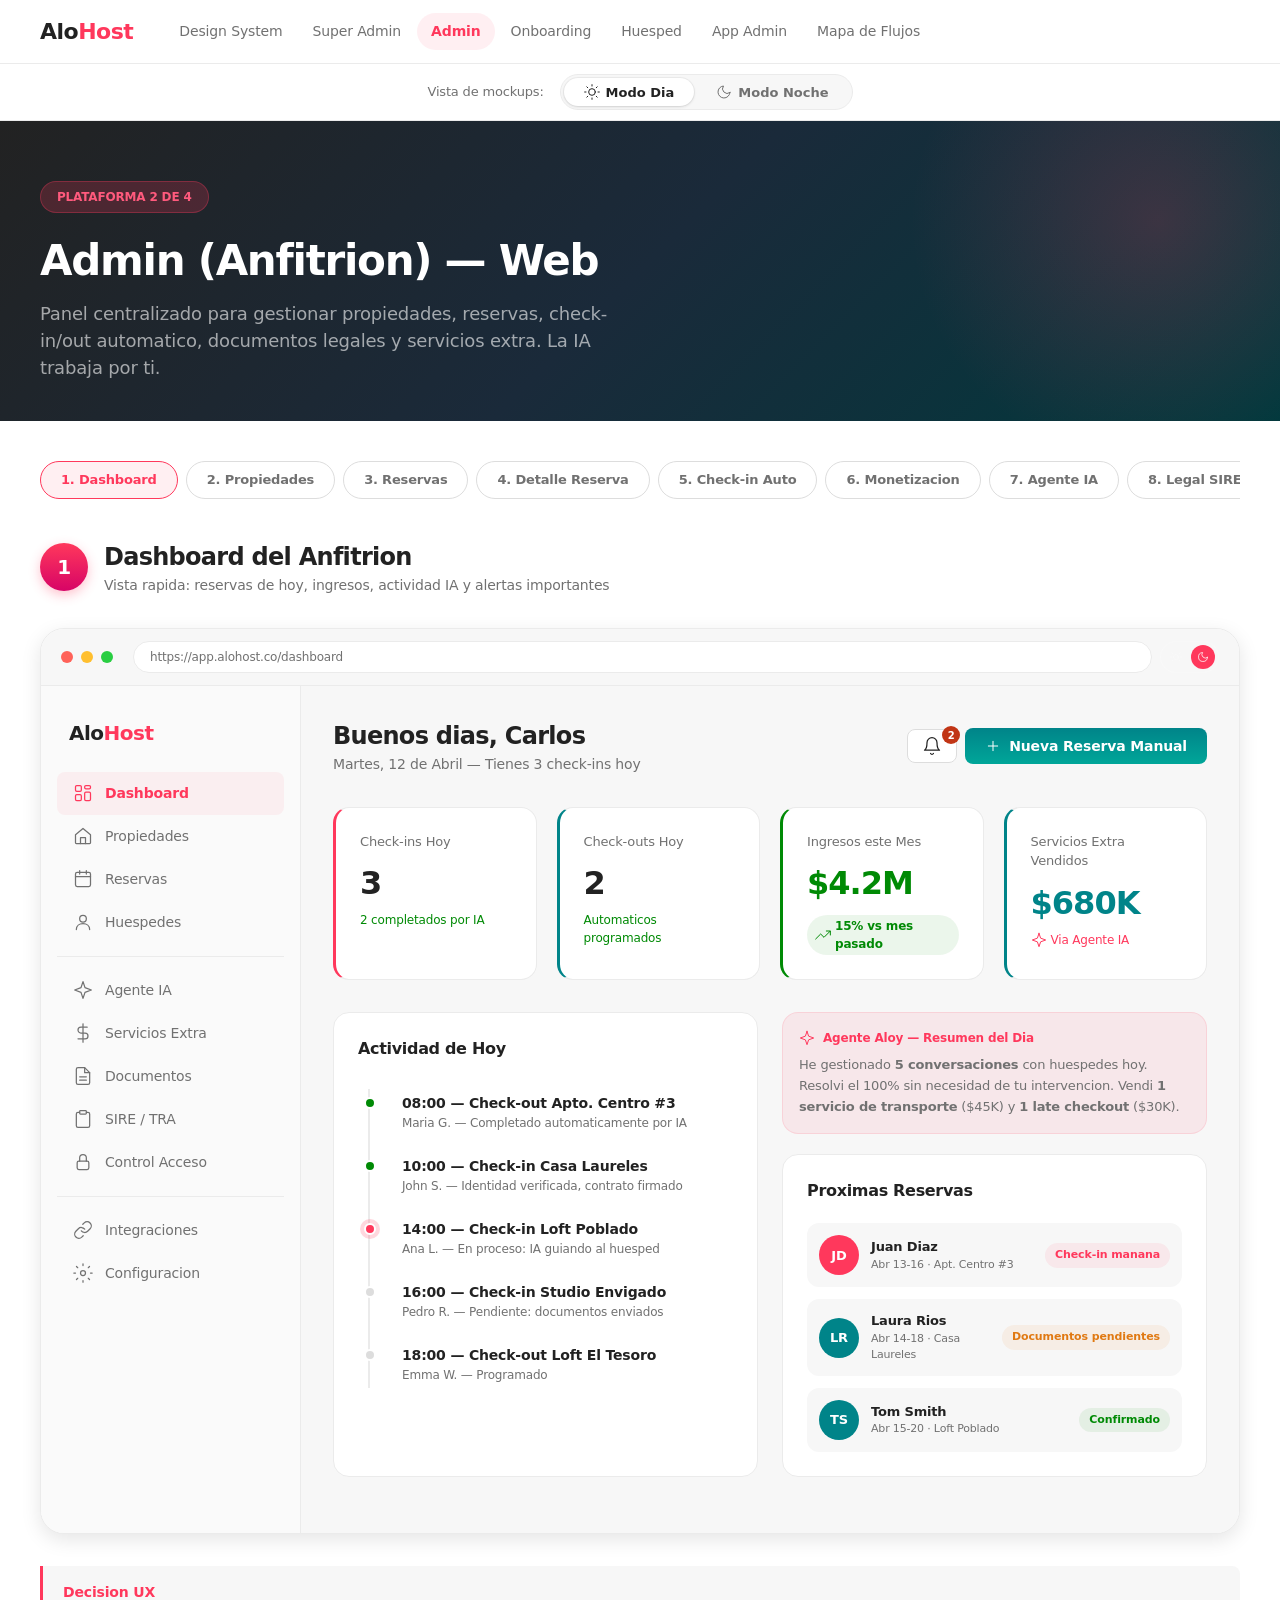
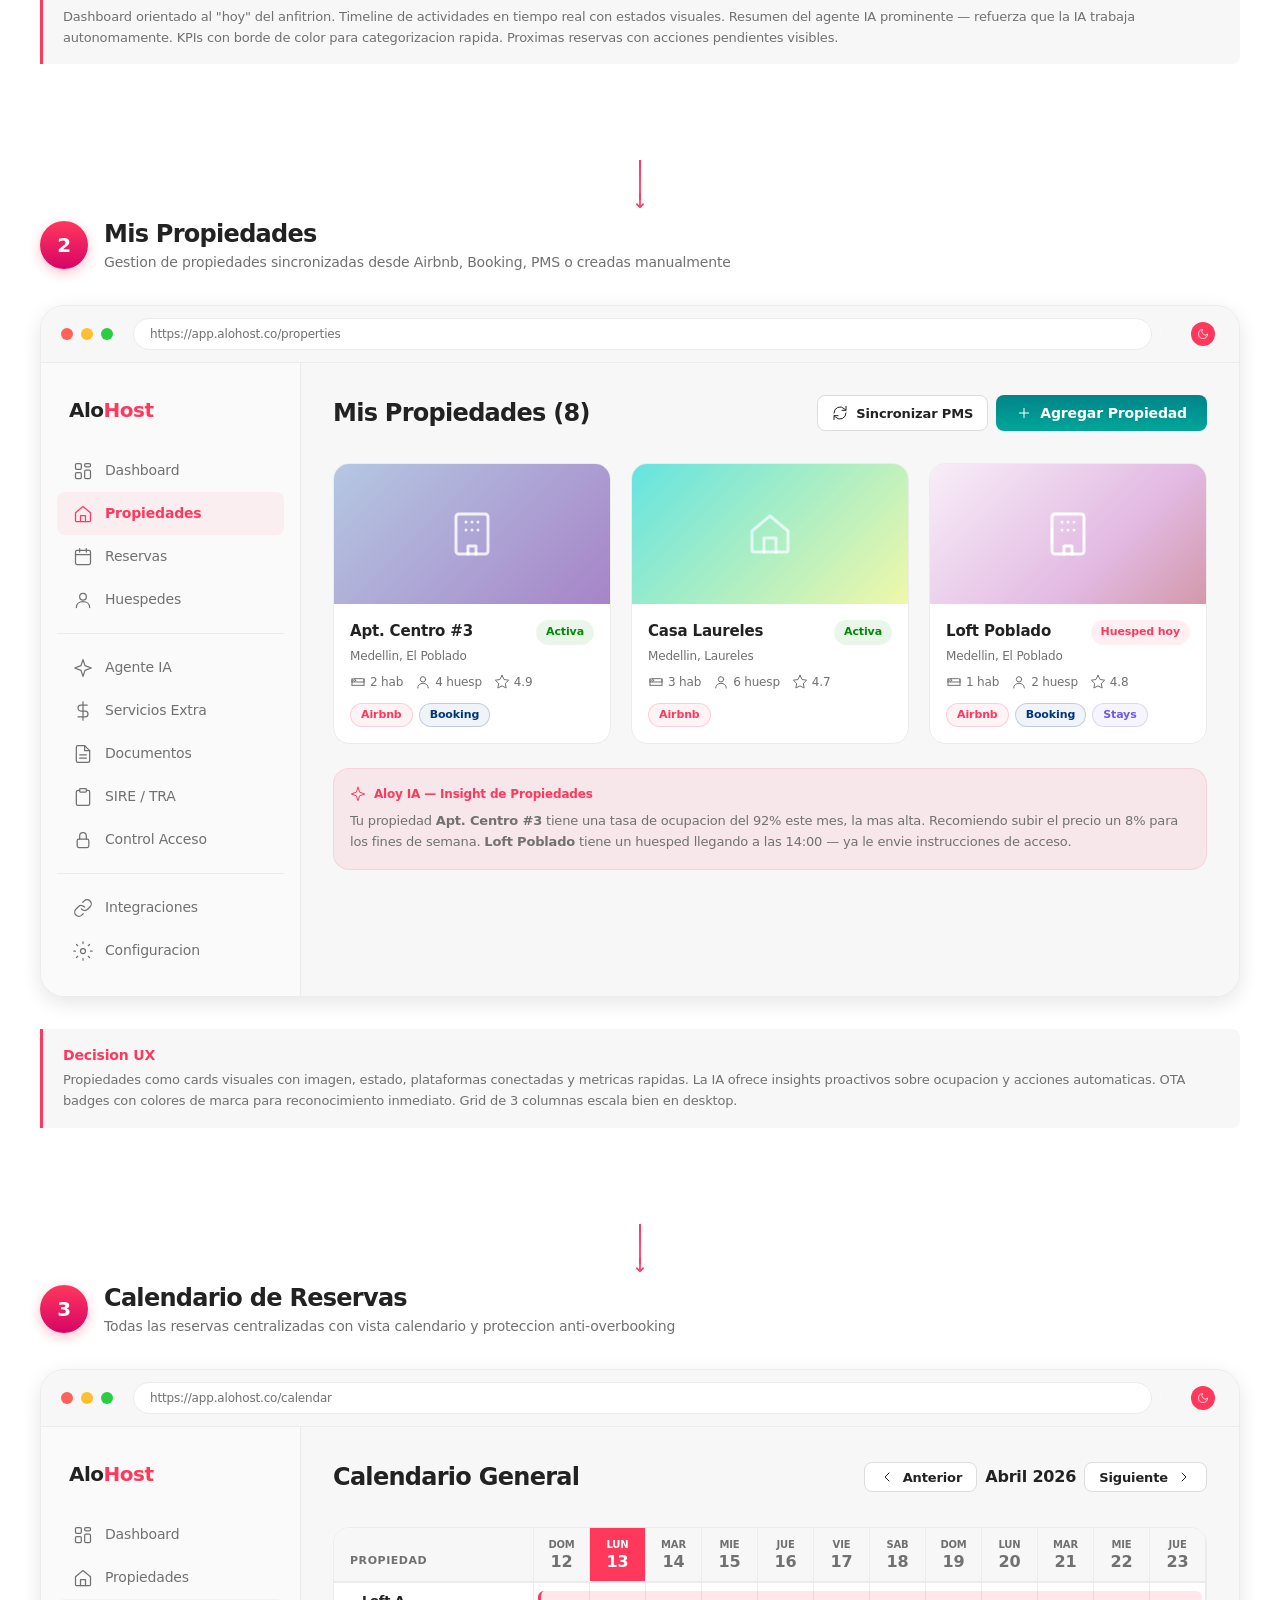
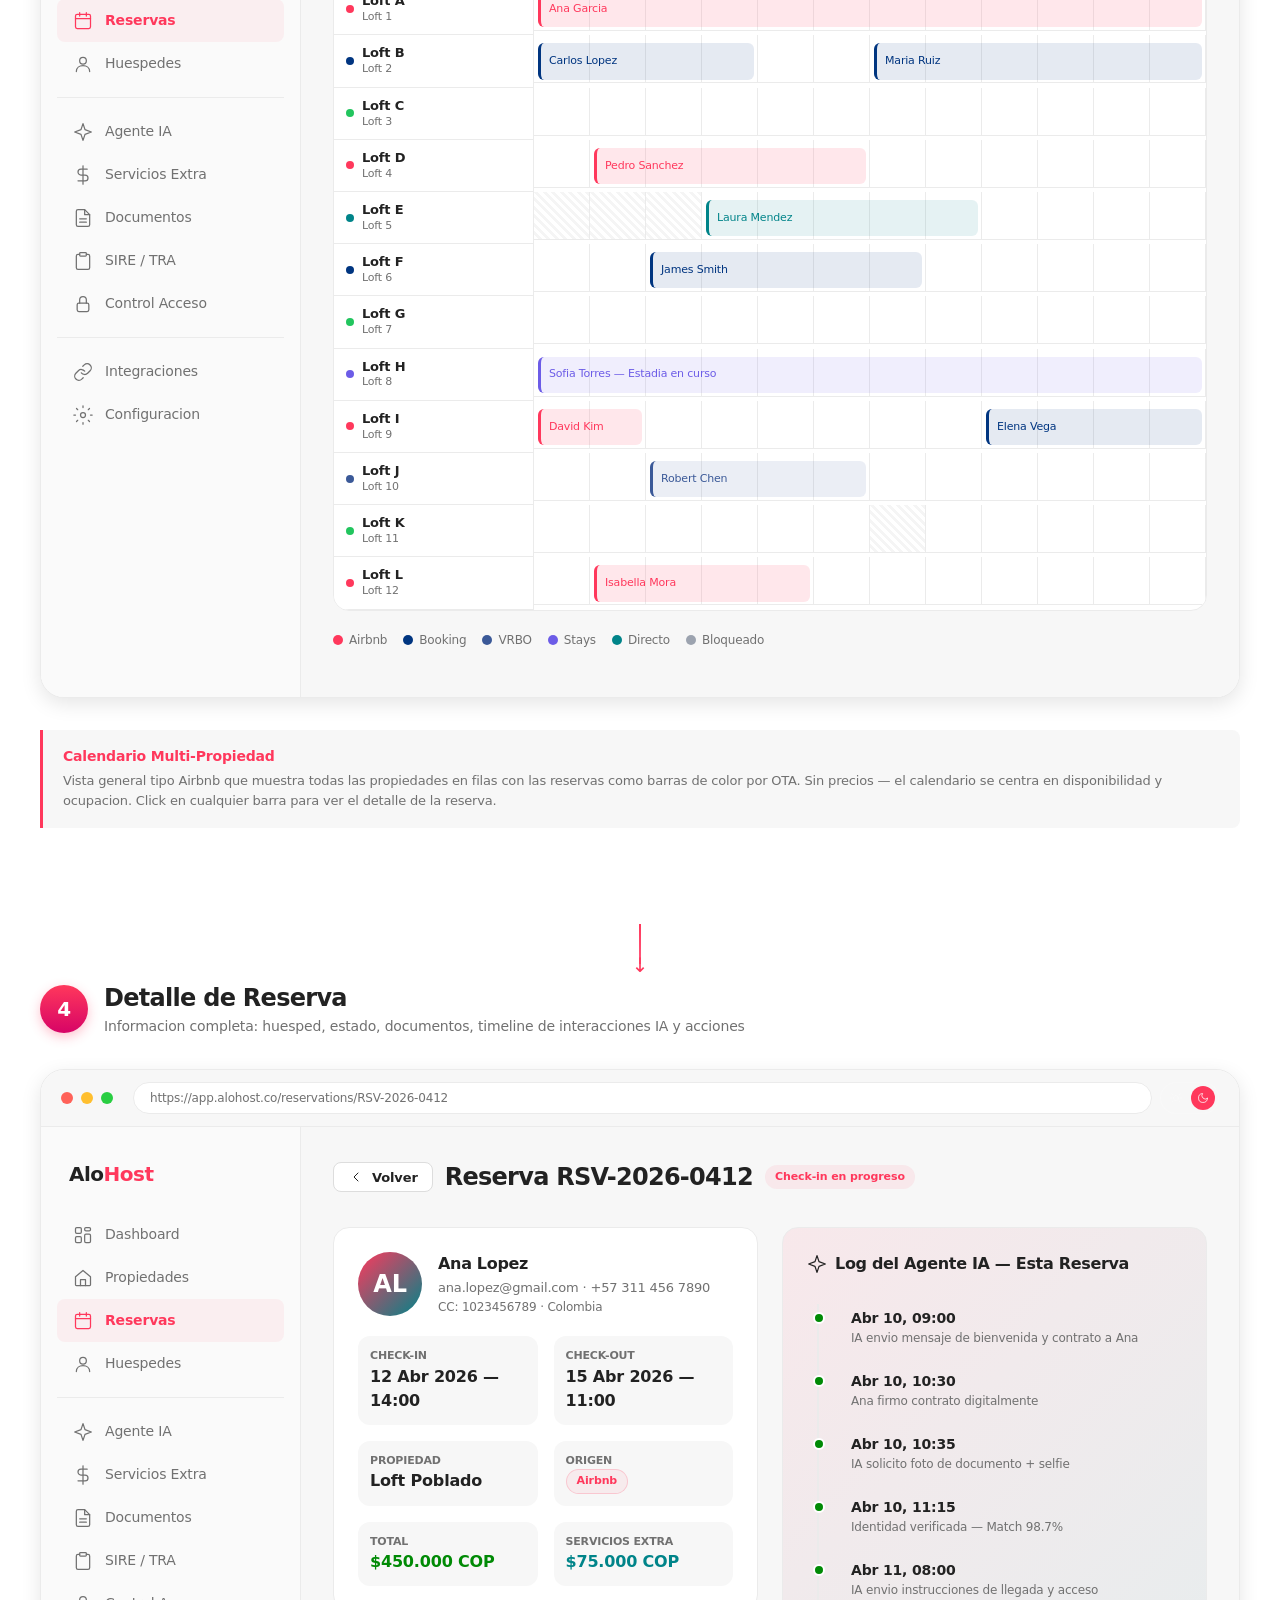
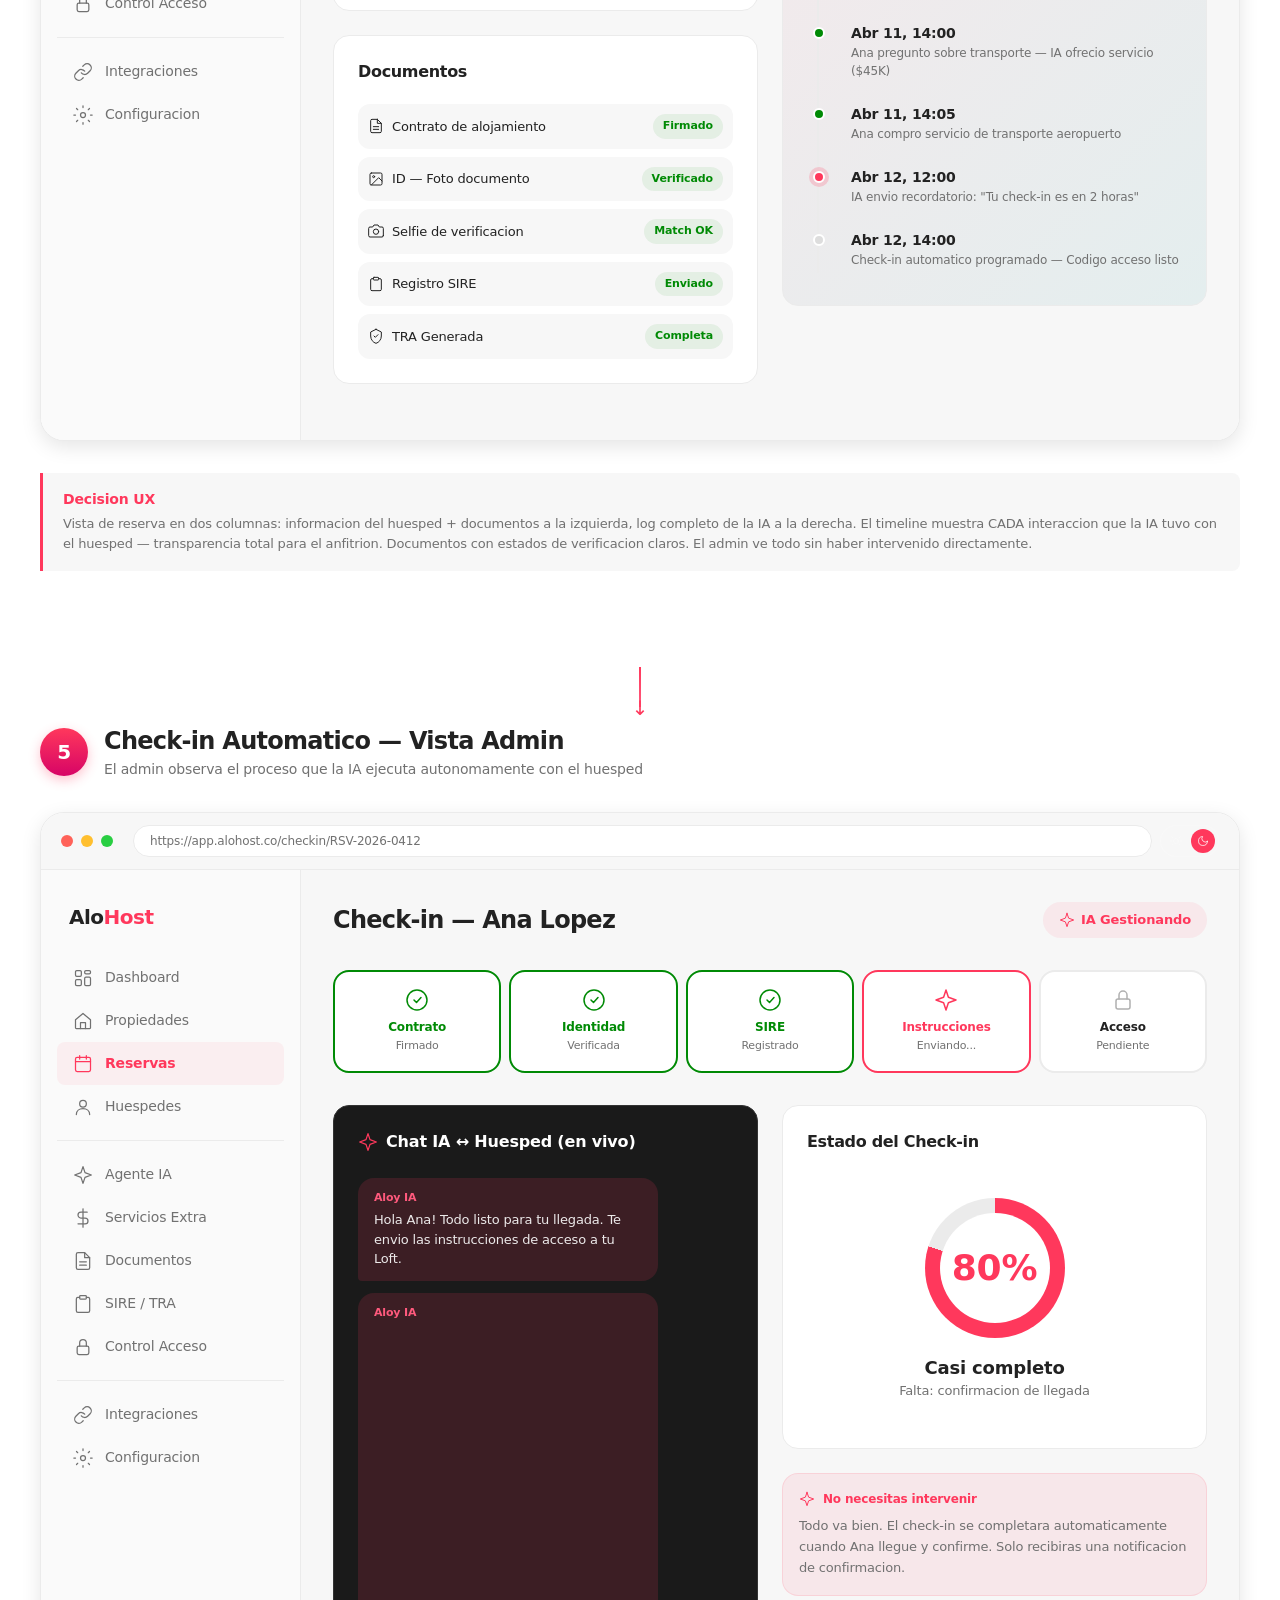
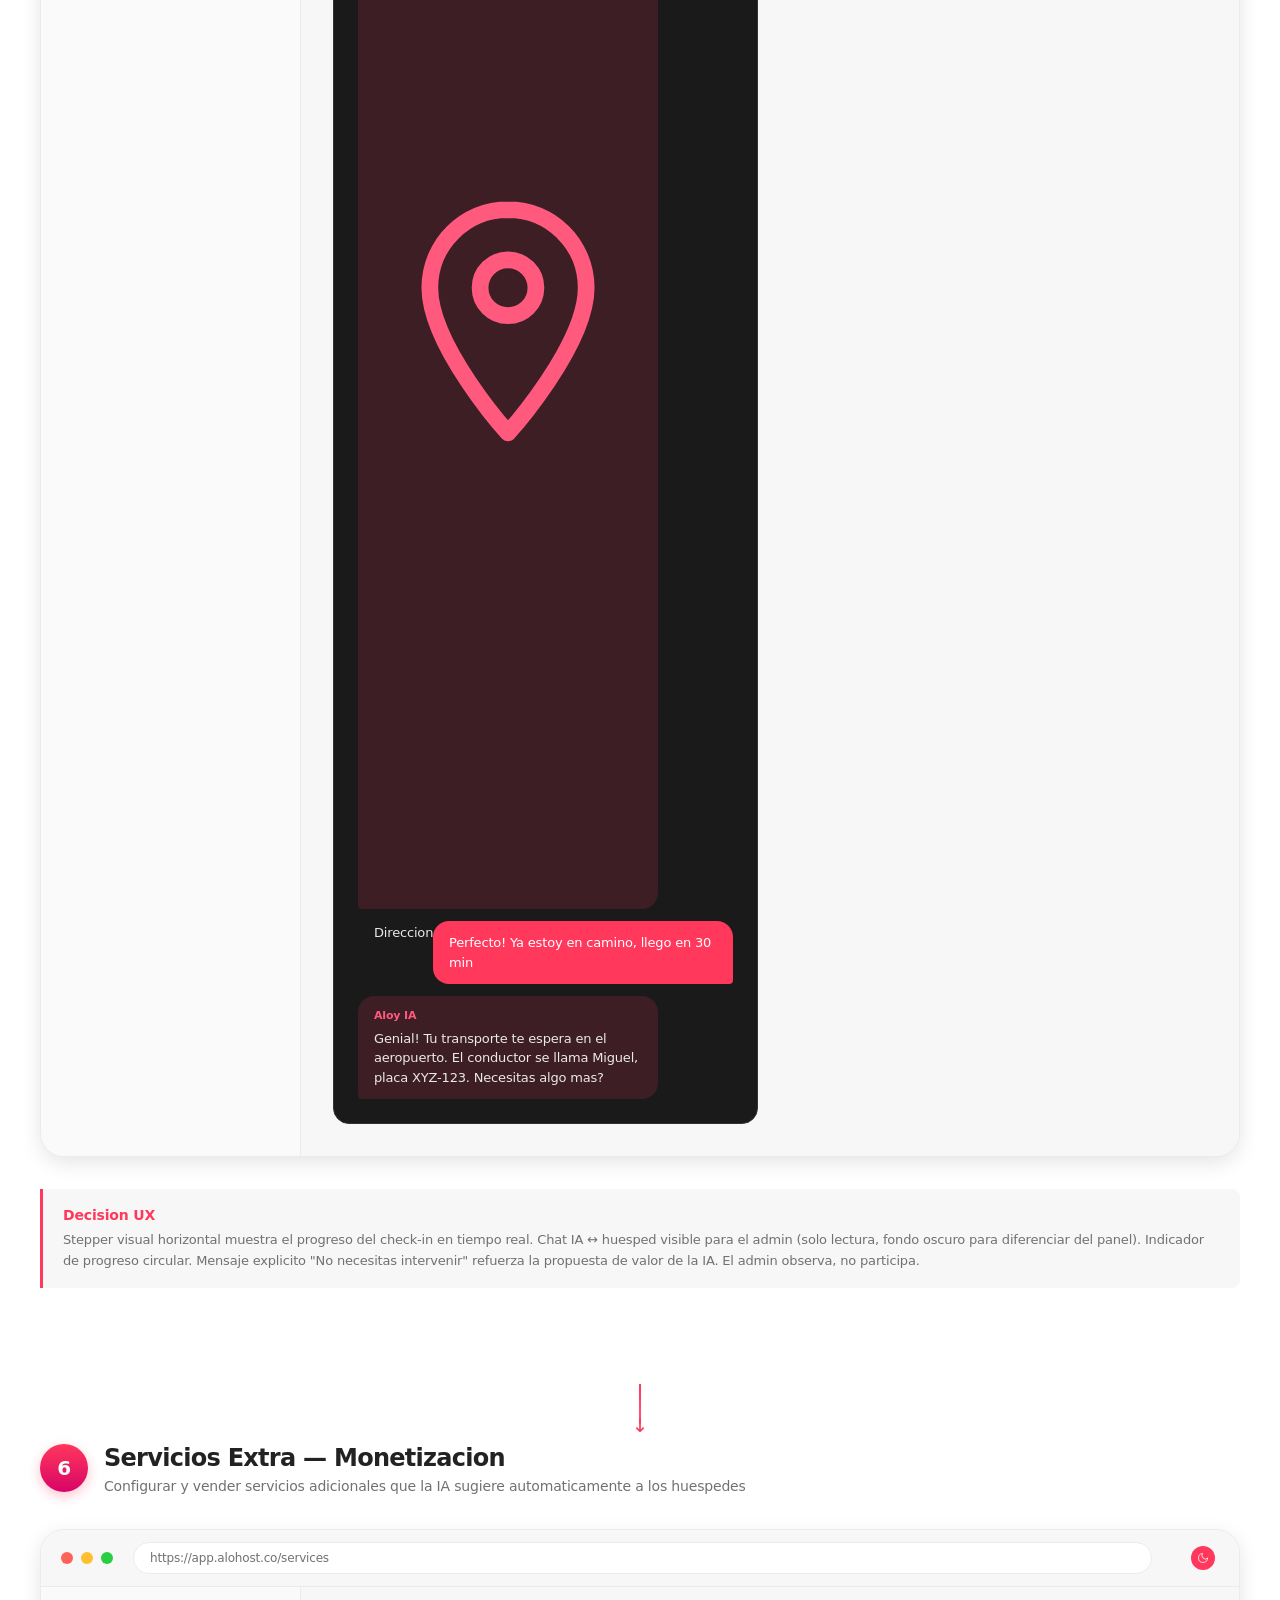
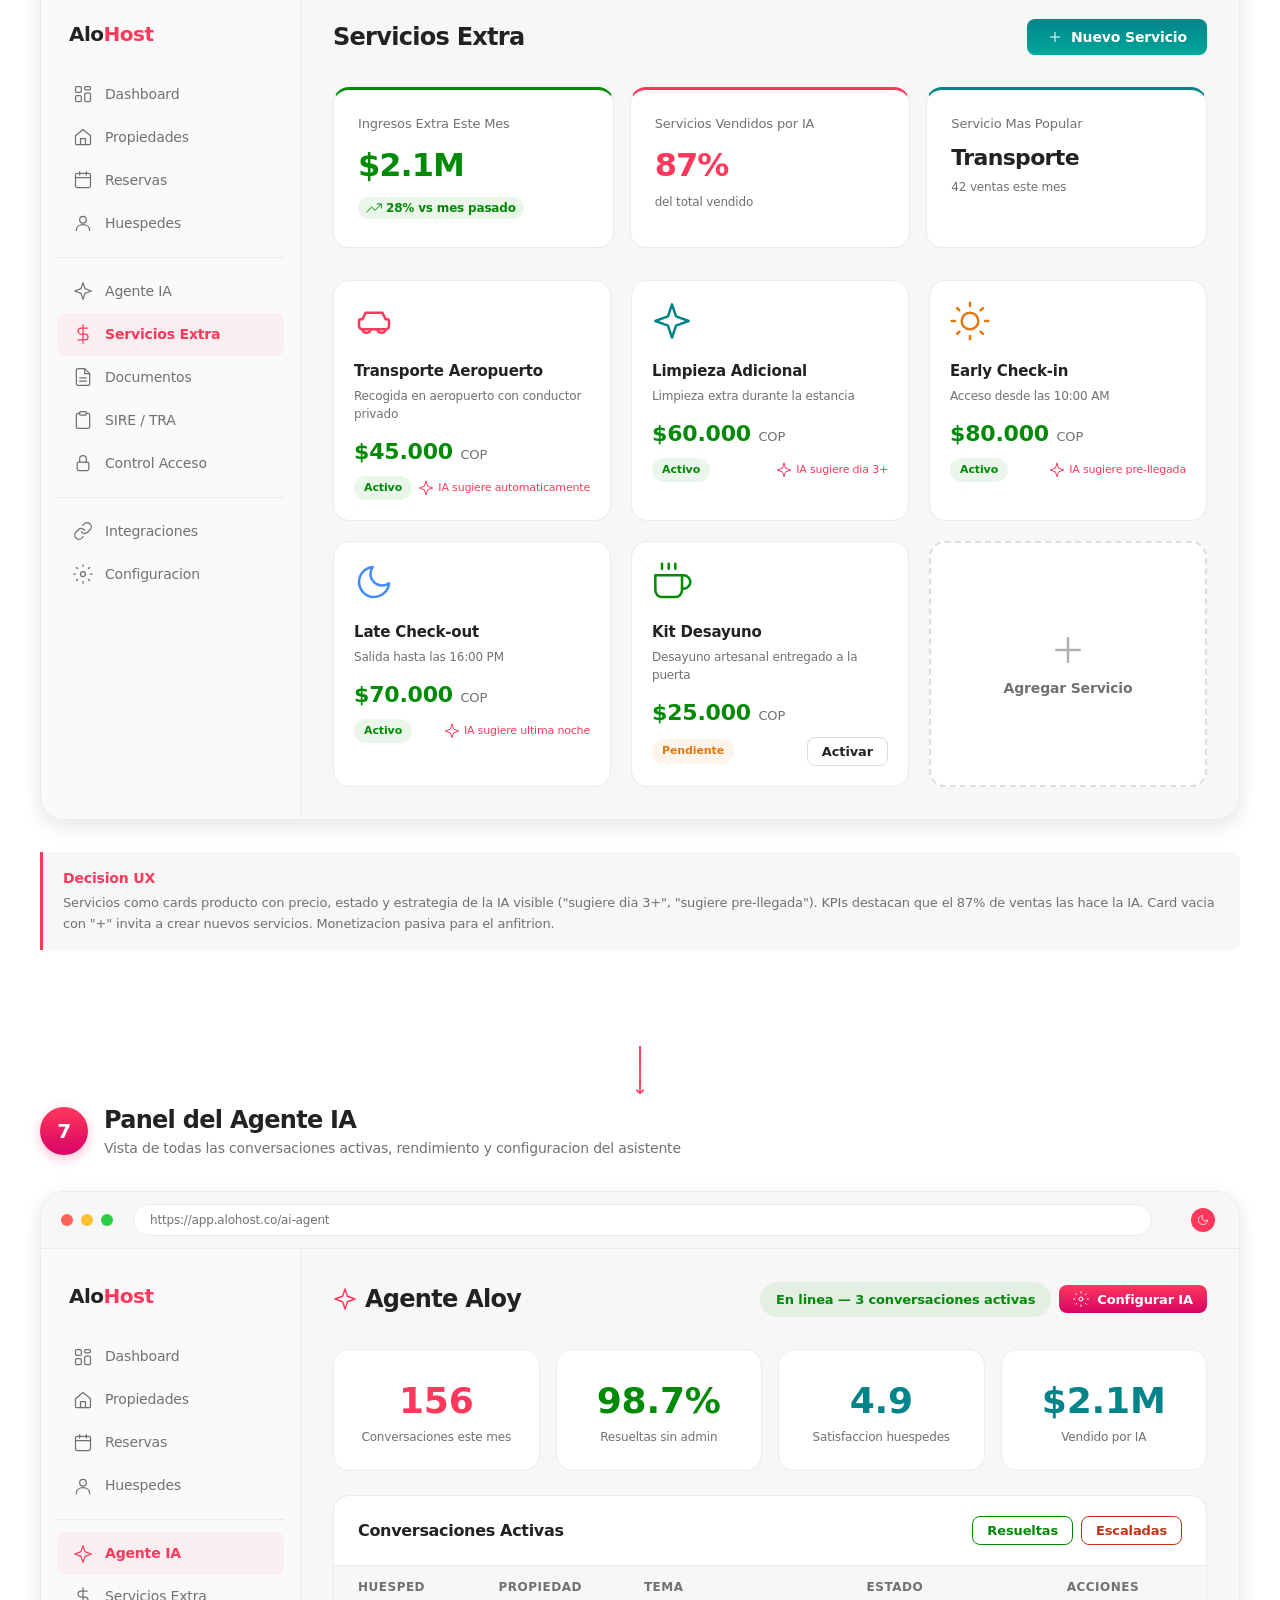
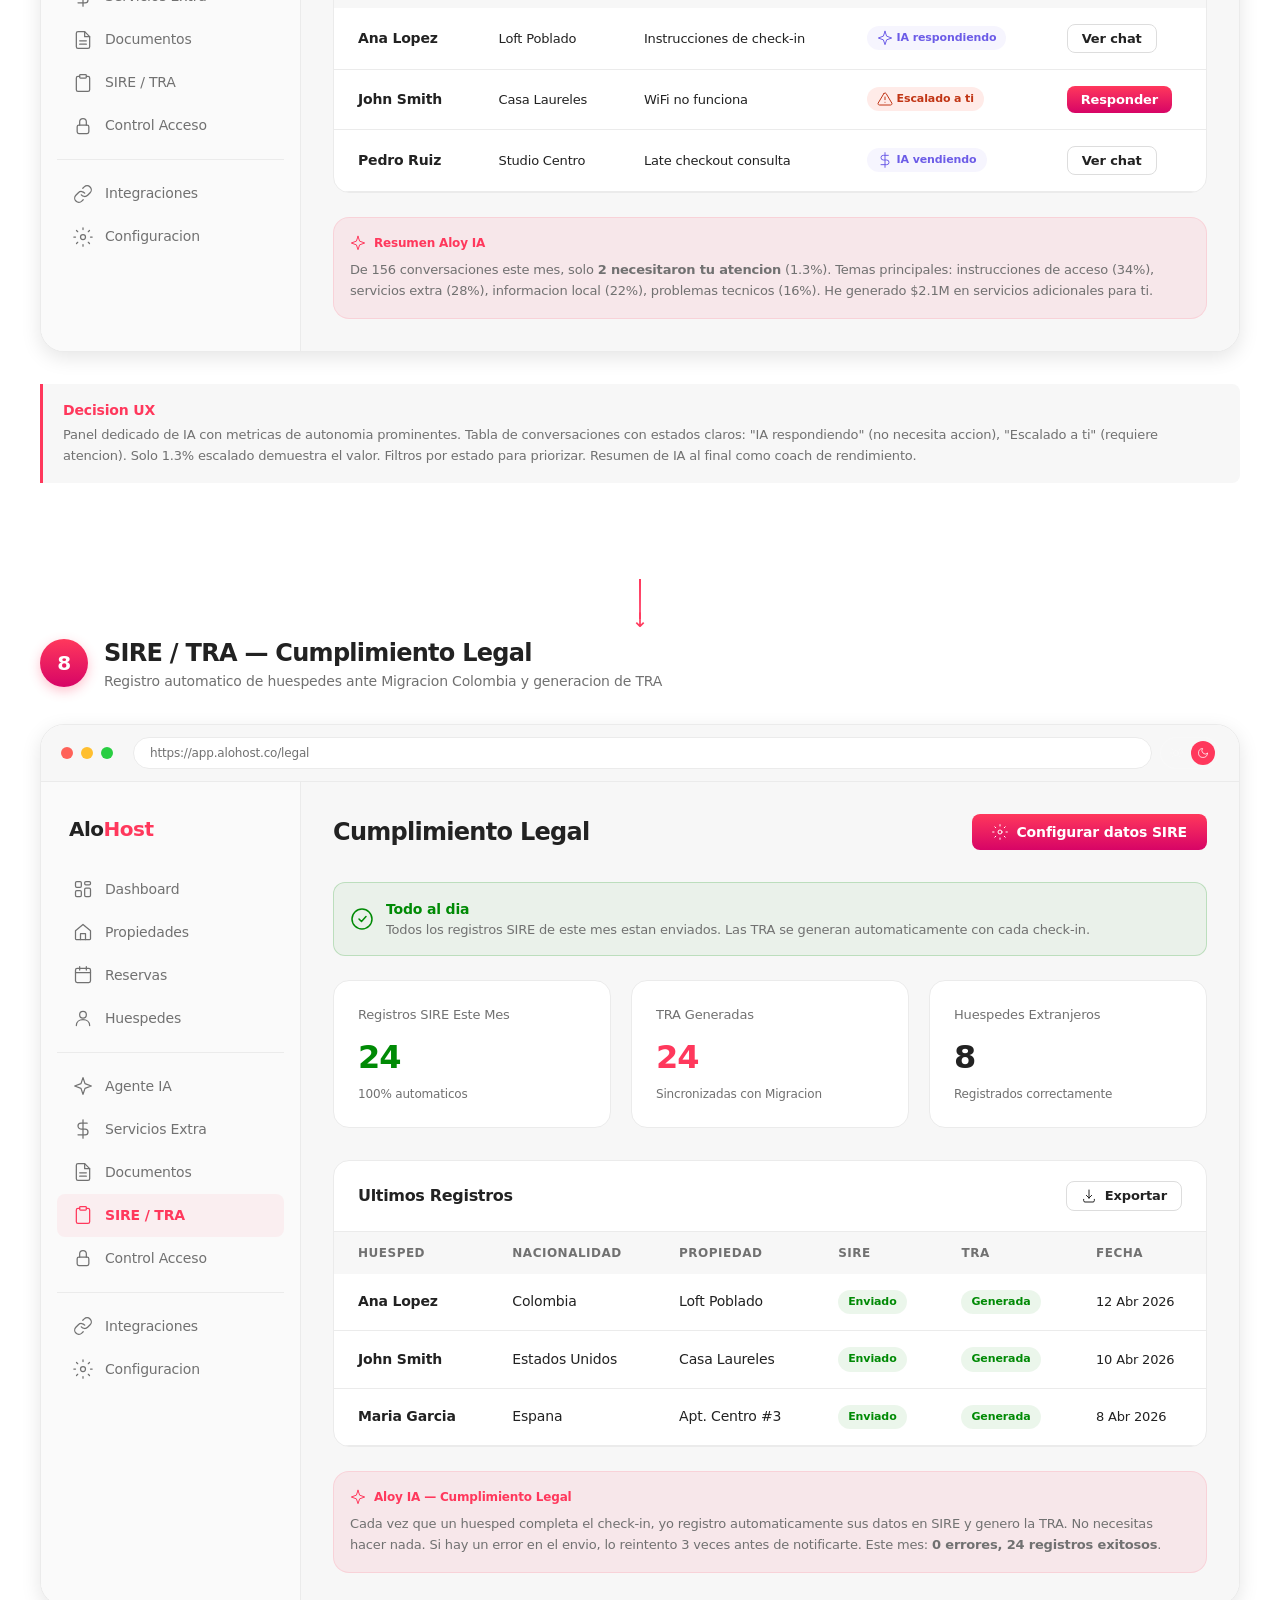
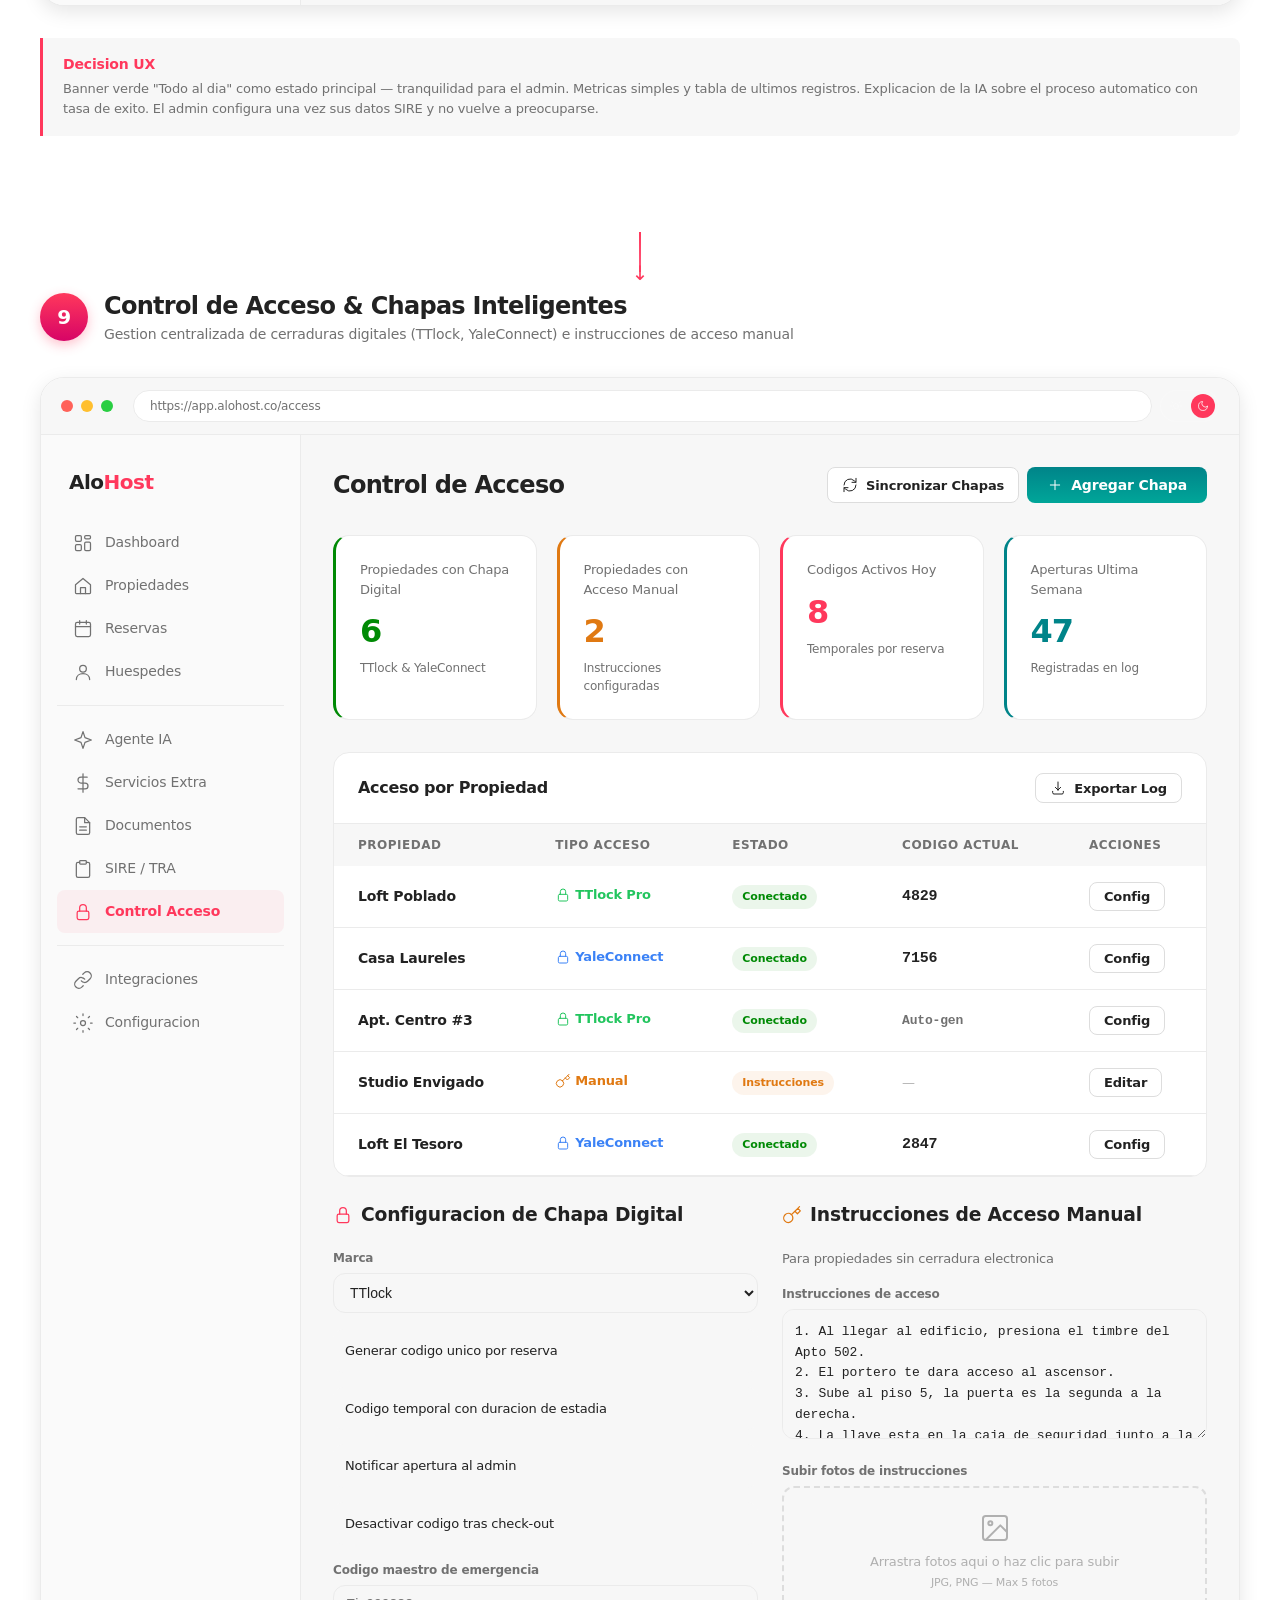
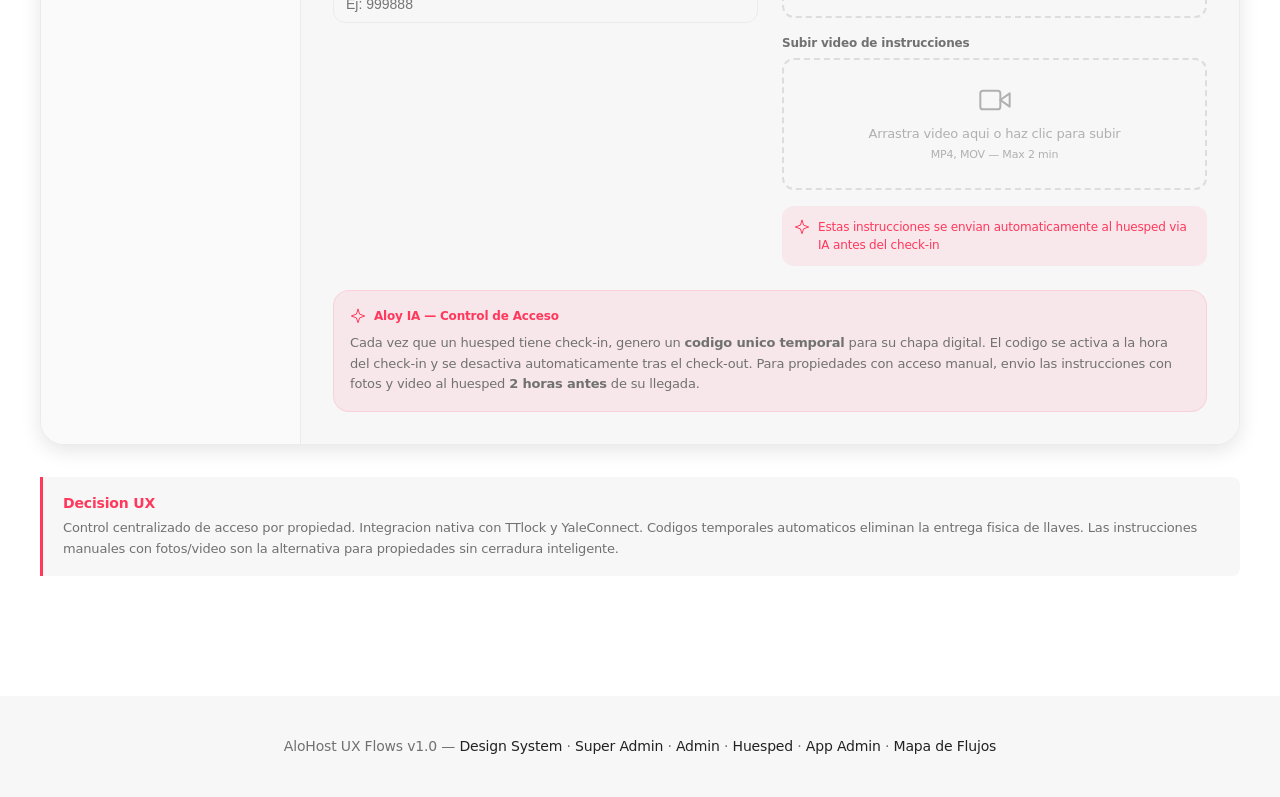
<file: admin.html>
<!DOCTYPE html>
<html lang="es">
<head>
<meta charset="UTF-8">
<meta name="viewport" content="width=device-width, initial-scale=1.0">
<title>AloHost — Admin (Anfitrion) UX Flow</title>
<link rel="stylesheet" href="theme.css">
<link rel="stylesheet" href="icons.css">
<link rel="stylesheet" href="preview-toggle.css">
<script src="theme.js"></script>
<script src="icons.js"></script>
<script src="preview-toggle.js"></script>
<style>
.flow-header{background:linear-gradient(135deg,#222 0%,#1a2a3a 50%,#00393d 100%);padding:60px 40px 40px;position:relative;overflow:hidden}
.flow-header::before{content:'';position:absolute;top:-50%;right:-10%;width:500px;height:500px;background:radial-gradient(circle,rgba(255,56,92,0.2),transparent 70%);border-radius:50%}
.flow-header-content{position:relative;z-index:1;max-width:1400px;margin:0 auto}
.flow-badge{display:inline-block;background:rgba(255,56,92,0.2);border:1px solid rgba(255,56,92,0.3);color:var(--primary-light);padding:6px 16px;border-radius:var(--radius-full);font-size:12px;font-weight:600;margin-bottom:16px}
.flow-header h1{font-family:var(--font-display);font-size:42px;font-weight:800;color:#fff;margin-bottom:8px;letter-spacing:-0.03em}
.flow-header p{font-size:18px;color:rgba(255,255,255,0.6);max-width:600px}

.calendar-grid{display:grid;grid-template-columns:repeat(7,1fr);gap:4px}
.cal-header{font-size:11px;font-weight:600;color:var(--text-secondary);text-align:center;padding:8px 4px;text-transform:uppercase}
.cal-day{aspect-ratio:1;border-radius:var(--radius-sm);font-size:12px;display:flex;align-items:center;justify-content:center;cursor:pointer;transition:var(--transition)}
.cal-day:hover{background:var(--bg-hover)}
.cal-day.booked{background:var(--primary-soft);color:var(--primary);font-weight:600}
.cal-day.checkin{background:var(--primary);color:#fff;font-weight:600;border-radius:var(--radius-sm) 0 0 var(--radius-sm)}
.cal-day.checkout{background:var(--accent);color:#fff;font-weight:600;border-radius:0 var(--radius-sm) var(--radius-sm) 0}
.cal-day.today{border:2px solid var(--primary)}
.cal-day.empty{opacity:0.3}

.timeline{display:flex;flex-direction:column;position:relative;padding-left:24px}
.timeline::before{content:'';position:absolute;left:10px;top:8px;bottom:8px;width:2px;background:var(--border-light)}
.timeline-item{position:relative;padding:12px 0 12px 20px}
.timeline-dot{position:absolute;left:-18px;top:16px;width:12px;height:12px;border-radius:50%;border:2px solid var(--bg-primary)}
.timeline-dot.done{background:var(--success)}
.timeline-dot.active{background:var(--primary);box-shadow:0 0 0 4px rgba(255,56,92,0.2)}
.timeline-dot.pending{background:var(--border-default)}
.timeline-item h4{font-size:14px;font-weight:600}
.timeline-item p{font-size:12px;color:var(--text-secondary)}

.property-card{background:var(--bg-card);border-radius:var(--radius-lg);overflow:hidden;border:1px solid var(--border-light);transition:var(--transition)}
.property-card:hover{box-shadow:var(--shadow-lg);transform:translateY(-4px)}
.property-img{height:140px;position:relative;display:flex;align-items:center;justify-content:center;color:rgba(255,255,255,0.3)}
.property-info{padding:16px}
.property-info h4{font-size:15px;font-weight:600;margin-bottom:4px}
.property-info p{font-size:12px;color:var(--text-secondary)}
.property-meta{display:flex;gap:12px;margin-top:8px;font-size:12px;color:var(--text-secondary);align-items:center}
.property-meta span{display:inline-flex;align-items:center;gap:4px}

.service-card{background:var(--bg-card);border-radius:var(--radius-lg);padding:20px;border:1px solid var(--border-light);transition:var(--transition);cursor:pointer}
.service-card:hover{border-color:var(--primary);box-shadow:var(--shadow-md)}

.chat-area{background:#1a1a1a;border-radius:var(--radius-lg);padding:24px;border:1px solid #333;display:flex;flex-direction:column;gap:12px}
.chat-area h3{font-size:16px;font-weight:600;color:#fff;margin-bottom:12px;display:flex;align-items:center;gap:8px}
.chat-msg{max-width:80%;padding:12px 16px;font-size:13px;line-height:1.5}
.chat-msg.ai{align-self:flex-start;background:rgba(255,56,92,0.15);color:rgba(255,255,255,0.9);border-radius:16px 16px 16px 4px}
.chat-msg.guest{align-self:flex-end;background:var(--primary);color:#fff;border-radius:16px 16px 4px 16px}
.chat-sender{font-size:11px;font-weight:600;margin-bottom:4px;color:var(--primary-light)}

.stepper{display:grid;grid-template-columns:repeat(5,1fr);gap:8px;margin-bottom:32px}
.stepper-step{text-align:center;padding:16px;background:var(--bg-card);border-radius:var(--radius-lg);border:2px solid var(--border-light);transition:var(--transition)}
.stepper-step.done{border-color:var(--success)}
.stepper-step.active{border-color:var(--primary);animation:pulse 2s infinite}
.stepper-step .step-icon{margin-bottom:6px;display:flex;justify-content:center}
.stepper-step .step-label{font-size:12px;font-weight:600}
.stepper-step .step-status{font-size:11px;color:var(--text-secondary);margin-top:2px}
.stepper-step.done .step-label{color:var(--success)}
.stepper-step.active .step-label{color:var(--primary)}

@keyframes pulse{0%,100%{box-shadow:0 0 0 0 rgba(255,56,92,0.3)}50%{box-shadow:0 0 0 8px rgba(255,56,92,0)}}

.progress-ring{width:140px;height:140px;border-radius:50%;background:conic-gradient(var(--primary) 0% 80%,var(--border-light) 80% 100%);display:flex;align-items:center;justify-content:center;margin:0 auto 16px}
.progress-ring-inner{width:110px;height:110px;border-radius:50%;background:var(--bg-card);display:flex;align-items:center;justify-content:center;font-family:var(--font-display);font-size:36px;font-weight:800;color:var(--primary)}

.cal-grid-wrapper{background:var(--bg-card);border:1px solid var(--border-light);border-radius:var(--radius-lg);overflow:hidden;margin-bottom:4px}
.cal-header-row{display:flex}
.cal-corner-cell{width:200px;min-width:200px;padding:12px 16px;background:var(--bg-secondary);border-bottom:2px solid var(--border-light);border-right:1px solid var(--border-light);display:flex;align-items:flex-end;font-weight:600;font-size:11px;color:var(--text-secondary);text-transform:uppercase;letter-spacing:0.05em}
.cal-header-dates{flex:1;display:grid;grid-template-columns:repeat(12,1fr)}
.cal-header-cell{padding:10px 4px;text-align:center;font-weight:600;color:var(--text-secondary);border-bottom:2px solid var(--border-light);border-right:1px solid var(--border-light);background:var(--bg-secondary)}
.cal-header-cell.today{color:#fff;background:var(--primary)}
.cal-header-cell .day-name{font-size:10px;text-transform:uppercase;display:block;line-height:1.4}
.cal-header-cell .day-num{font-size:16px;font-weight:700;display:block;line-height:1.2}
.cal-prop-row{display:flex}
.cal-prop-cell{width:200px;min-width:200px;padding:10px 12px;border-bottom:1px solid var(--border-light);border-right:1px solid var(--border-light);background:var(--bg-primary);display:flex;align-items:center;gap:8px}
.cal-prop-cell .prop-dot{width:8px;height:8px;border-radius:50%;flex-shrink:0}
.cal-prop-cell .prop-name{font-weight:600;font-size:13px;color:var(--text-primary);white-space:nowrap;overflow:hidden;text-overflow:ellipsis;line-height:1.3}
.cal-prop-cell .prop-unit{font-size:11px;color:var(--text-secondary);line-height:1.3}
.cal-dates-row{flex:1;position:relative}
.cal-day-cells-bg{display:grid;grid-template-columns:repeat(12,1fr)}
.cal-day-cell{border-bottom:1px solid var(--border-light);border-right:1px solid var(--border-light);min-height:48px;background:var(--bg-primary)}
.cal-day-cell.blocked{background:repeating-linear-gradient(45deg,transparent,transparent 3px,rgba(0,0,0,0.04) 3px,rgba(0,0,0,0.04) 6px)}
.cal-bar-layer{position:absolute;top:0;left:0;right:0;bottom:0;display:grid;grid-template-columns:repeat(12,1fr);grid-template-rows:1fr;pointer-events:none;padding:6px 0}
.cal-res-bar{grid-row:1;pointer-events:auto;border-radius:6px;display:flex;align-items:center;padding:0 8px;font-size:11px;font-weight:500;white-space:nowrap;overflow:hidden;text-overflow:ellipsis;cursor:pointer;transition:opacity 0.15s;margin:2px 4px}
.cal-res-bar:hover{opacity:0.8}
.cal-res-bar.airbnb{background:rgba(255,56,92,0.12);color:#FF385C;border-left:3px solid #FF385C}
.cal-res-bar.booking{background:rgba(0,53,128,0.1);color:#003580;border-left:3px solid #003580}
.cal-res-bar.vrbo{background:rgba(59,89,152,0.1);color:#3B5998;border-left:3px solid #3B5998}
.cal-res-bar.stays{background:rgba(108,92,231,0.1);color:#6C5CE7;border-left:3px solid #6C5CE7}
.cal-res-bar.direct{background:rgba(0,132,137,0.1);color:#008489;border-left:3px solid #008489}
.cal-legend{display:flex;gap:16px;padding:16px 0;flex-wrap:wrap}
.cal-legend-item{display:flex;align-items:center;gap:6px;font-size:12px;color:var(--text-secondary)}
.cal-legend-dot{width:10px;height:10px;border-radius:50%}
</style>
</head>
<body>

<nav class="top-nav">
  <div class="top-nav-left">
    <a href="design-system.html" class="logo">Alo<span>Host</span></a>
    <div class="nav-links">
      <a href="design-system.html" class="nav-link">Design System</a>
      <a href="superadmin.html" class="nav-link">Super Admin</a>
      <a href="admin.html" class="nav-link active">Admin</a>
      <a href="admin-onboarding.html" class="nav-link">Onboarding</a>
      <a href="guest-mobile.html" class="nav-link">Huesped</a>
      <a href="admin-app.html" class="nav-link">App Admin</a>
      <a href="flowmap.html" class="nav-link">Mapa de Flujos</a>
    </div>
  </div>
</nav>

<div class="flow-header">
  <div class="flow-header-content">
    <div class="flow-badge">PLATAFORMA 2 DE 4</div>
    <h1>Admin (Anfitrion) — Web</h1>
    <p>Panel centralizado para gestionar propiedades, reservas, check-in/out automatico, documentos legales y servicios extra. La IA trabaja por ti.</p>
  </div>
</div>

<div class="screens-container">

  <div class="steps-row">
    <div class="step-pill active" onclick="scrollToScreen('s1',this)">1. Dashboard</div>
    <div class="step-pill" onclick="scrollToScreen('s2',this)">2. Propiedades</div>
    <div class="step-pill" onclick="scrollToScreen('s3',this)">3. Reservas</div>
    <div class="step-pill" onclick="scrollToScreen('s4',this)">4. Detalle Reserva</div>
    <div class="step-pill" onclick="scrollToScreen('s5',this)">5. Check-in Auto</div>
    <div class="step-pill" onclick="scrollToScreen('s6',this)">6. Monetizacion</div>
    <div class="step-pill" onclick="scrollToScreen('s7',this)">7. Agente IA</div>
    <div class="step-pill" onclick="scrollToScreen('s8',this)">8. Legal SIRE</div>
    <div class="step-pill" onclick="scrollToScreen('s9',this)">9. Acceso</div>
  </div>

  <!-- ============================================================
       SCREEN 1 — Dashboard del Anfitrion
       ============================================================ -->
  <div class="flow-section" id="s1">
    <div class="flow-section-header">
      <div class="flow-number">1</div>
      <div><h2>Dashboard del Anfitrion</h2><p>Vista rapida: reservas de hoy, ingresos, actividad IA y alertas importantes</p></div>
    </div>

    <div class="screen-mockup">
      <div class="screen-bar">
        <div class="screen-dot red"></div><div class="screen-dot yellow"></div><div class="screen-dot green"></div>
        <div class="screen-url">https://app.alohost.co/dashboard</div>
        <div style="display:flex;align-items:center;gap:3px;background:rgba(255,255,255,0.08);border:1px solid rgba(255,255,255,0.12);border-radius:16px;padding:3px;margin-left:auto;">
          <div style="width:24px;height:24px;border-radius:50%;display:flex;align-items:center;justify-content:center;cursor:pointer;color:rgba(255,255,255,0.3);">
            <svg viewBox="0 0 24 24" width="12" height="12" fill="none" stroke="currentColor" stroke-width="1.5" stroke-linecap="round" stroke-linejoin="round"><circle cx="12" cy="12" r="5"/><line x1="12" y1="1" x2="12" y2="3"/><line x1="12" y1="21" x2="12" y2="23"/><line x1="4.22" y1="4.22" x2="5.64" y2="5.64"/><line x1="18.36" y1="18.36" x2="19.78" y2="19.78"/><line x1="1" y1="12" x2="3" y2="12"/><line x1="21" y1="12" x2="23" y2="12"/><line x1="4.22" y1="19.78" x2="5.64" y2="18.36"/><line x1="18.36" y1="5.64" x2="19.78" y2="4.22"/></svg>
          </div>
          <div style="width:24px;height:24px;border-radius:50%;background:#FF385C;display:flex;align-items:center;justify-content:center;cursor:pointer;color:#fff;">
            <svg viewBox="0 0 24 24" width="12" height="12" fill="none" stroke="currentColor" stroke-width="1.5" stroke-linecap="round" stroke-linejoin="round"><path d="M21 12.79A9 9 0 1111.21 3 7 7 0 0021 12.79z"/></svg>
          </div>
        </div>
      </div>
      <div class="screen-body" data-active="dashboard">
        <div class="main-content">
          <div class="main-header">
            <div>
              <h2>Buenos dias, Carlos</h2>
              <p style="font-size:14px;color:var(--text-secondary);">Martes, 12 de Abril — Tienes 3 check-ins hoy</p>
            </div>
            <div style="display:flex;gap:8px;align-items:center;">
              <button class="btn btn-secondary btn-sm" style="position:relative;">
                <span class="icon"><svg viewBox="0 0 24 24"><path d="M18 8A6 6 0 006 8c0 7-3 9-3 9h18s-3-2-3-9"/><path d="M13.73 21a2 2 0 01-3.46 0"/></svg></span>
                <span style="position:absolute;top:-4px;right:-4px;width:18px;height:18px;background:var(--danger);border-radius:50%;font-size:10px;display:flex;align-items:center;justify-content:center;color:#fff;">2</span>
              </button>
              <button class="btn btn-accent"><span class="icon icon-sm"><svg viewBox="0 0 24 24"><line x1="12" y1="5" x2="12" y2="19"/><line x1="5" y1="12" x2="19" y2="12"/></svg></span> Nueva Reserva Manual</button>
            </div>
          </div>

          <div class="stats-grid">
            <div class="stat-card" style="border-left:3px solid var(--primary);">
              <div class="stat-label">Check-ins Hoy</div>
              <div class="stat-value">3</div>
              <div style="font-size:12px;color:var(--success);margin-top:4px;">2 completados por IA</div>
            </div>
            <div class="stat-card" style="border-left:3px solid var(--accent);">
              <div class="stat-label">Check-outs Hoy</div>
              <div class="stat-value">2</div>
              <div style="font-size:12px;color:var(--success);margin-top:4px;">Automaticos programados</div>
            </div>
            <div class="stat-card" style="border-left:3px solid var(--success);">
              <div class="stat-label">Ingresos este Mes</div>
              <div class="stat-value" style="color:var(--success);">$4.2M</div>
              <div class="stat-change up"><span class="icon icon-sm"><svg viewBox="0 0 24 24"><polyline points="23 6 13.5 15.5 8.5 10.5 1 18"/><polyline points="17 6 23 6 23 12"/></svg></span> 15% vs mes pasado</div>
            </div>
            <div class="stat-card" style="border-left:3px solid var(--accent);">
              <div class="stat-label">Servicios Extra Vendidos</div>
              <div class="stat-value" style="color:var(--accent);">$680K</div>
              <div style="font-size:12px;color:var(--primary);margin-top:4px;display:flex;align-items:center;gap:4px;"><span class="icon icon-sm"><svg viewBox="0 0 24 24"><path d="M12 2l2.4 7.2L22 12l-7.6 2.8L12 22l-2.4-7.2L2 12l7.6-2.8L12 2z"/></svg></span> Via Agente IA</div>
            </div>
          </div>

          <div class="two-col">
            <div class="chart-placeholder">
              <h3>Actividad de Hoy</h3>
              <div class="timeline">
                <div class="timeline-item"><div class="timeline-dot done"></div><h4>08:00 — Check-out Apto. Centro #3</h4><p>Maria G. — Completado automaticamente por IA</p></div>
                <div class="timeline-item"><div class="timeline-dot done"></div><h4>10:00 — Check-in Casa Laureles</h4><p>John S. — Identidad verificada, contrato firmado</p></div>
                <div class="timeline-item"><div class="timeline-dot active"></div><h4>14:00 — Check-in Loft Poblado</h4><p>Ana L. — En proceso: IA guiando al huesped</p></div>
                <div class="timeline-item"><div class="timeline-dot pending"></div><h4>16:00 — Check-in Studio Envigado</h4><p>Pedro R. — Pendiente: documentos enviados</p></div>
                <div class="timeline-item"><div class="timeline-dot pending"></div><h4>18:00 — Check-out Loft El Tesoro</h4><p>Emma W. — Programado</p></div>
              </div>
            </div>
            <div>
              <div class="ai-bubble" style="margin-top:0;margin-bottom:20px;">
                <div class="ai-bubble-header"><span class="icon icon-sm"><svg viewBox="0 0 24 24"><path d="M12 2l2.4 7.2L22 12l-7.6 2.8L12 22l-2.4-7.2L2 12l7.6-2.8L12 2z"/></svg></span> Agente Aloy — Resumen del Dia</div>
                <p>He gestionado <strong>5 conversaciones</strong> con huespedes hoy. Resolvi el 100% sin necesidad de tu intervencion. Vendi <strong>1 servicio de transporte</strong> ($45K) y <strong>1 late checkout</strong> ($30K).</p>
              </div>
              <div class="chart-placeholder">
                <h3>Proximas Reservas</h3>
                <div style="display:flex;flex-direction:column;gap:12px;">
                  <div style="display:flex;align-items:center;gap:12px;padding:12px;background:var(--bg-secondary);border-radius:var(--radius-md);">
                    <div style="width:40px;height:40px;border-radius:50%;background:var(--primary);display:flex;align-items:center;justify-content:center;color:#fff;font-weight:600;font-size:13px;">JD</div>
                    <div style="flex:1;"><div style="font-weight:600;font-size:13px;">Juan Diaz</div><div style="font-size:11px;color:var(--text-secondary);">Abr 13-16 · Apt. Centro #3</div></div>
                    <span class="badge-sm badge-checkin">Check-in manana</span>
                  </div>
                  <div style="display:flex;align-items:center;gap:12px;padding:12px;background:var(--bg-secondary);border-radius:var(--radius-md);">
                    <div style="width:40px;height:40px;border-radius:50%;background:var(--accent);display:flex;align-items:center;justify-content:center;color:#fff;font-weight:600;font-size:13px;">LR</div>
                    <div style="flex:1;"><div style="font-weight:600;font-size:13px;">Laura Rios</div><div style="font-size:11px;color:var(--text-secondary);">Abr 14-18 · Casa Laureles</div></div>
                    <span class="badge-sm badge-pending">Documentos pendientes</span>
                  </div>
                  <div style="display:flex;align-items:center;gap:12px;padding:12px;background:var(--bg-secondary);border-radius:var(--radius-md);">
                    <div style="width:40px;height:40px;border-radius:50%;background:var(--accent);display:flex;align-items:center;justify-content:center;color:#fff;font-weight:600;font-size:13px;">TS</div>
                    <div style="flex:1;"><div style="font-weight:600;font-size:13px;">Tom Smith</div><div style="font-size:11px;color:var(--text-secondary);">Abr 15-20 · Loft Poblado</div></div>
                    <span class="badge-sm badge-active">Confirmado</span>
                  </div>
                </div>
              </div>
            </div>
          </div>
        </div>
      </div>
    </div>
    <div class="screen-annotation">
      <h4>Decision UX</h4>
      <p>Dashboard orientado al "hoy" del anfitrion. Timeline de actividades en tiempo real con estados visuales. Resumen del agente IA prominente — refuerza que la IA trabaja autonomamente. KPIs con borde de color para categorizacion rapida. Proximas reservas con acciones pendientes visibles.</p>
    </div>
  </div>

  <div class="flow-arrow"><div class="flow-arrow-line"></div></div>

  <!-- ============================================================
       SCREEN 2 — Mis Propiedades
       ============================================================ -->
  <div class="flow-section" id="s2">
    <div class="flow-section-header">
      <div class="flow-number">2</div>
      <div><h2>Mis Propiedades</h2><p>Gestion de propiedades sincronizadas desde Airbnb, Booking, PMS o creadas manualmente</p></div>
    </div>

    <div class="screen-mockup">
      <div class="screen-bar">
        <div class="screen-dot red"></div><div class="screen-dot yellow"></div><div class="screen-dot green"></div>
        <div class="screen-url">https://app.alohost.co/properties</div>
        <div style="display:flex;align-items:center;gap:3px;background:rgba(255,255,255,0.08);border:1px solid rgba(255,255,255,0.12);border-radius:16px;padding:3px;margin-left:auto;">
          <div style="width:24px;height:24px;border-radius:50%;display:flex;align-items:center;justify-content:center;cursor:pointer;color:rgba(255,255,255,0.3);">
            <svg viewBox="0 0 24 24" width="12" height="12" fill="none" stroke="currentColor" stroke-width="1.5" stroke-linecap="round" stroke-linejoin="round"><circle cx="12" cy="12" r="5"/><line x1="12" y1="1" x2="12" y2="3"/><line x1="12" y1="21" x2="12" y2="23"/><line x1="4.22" y1="4.22" x2="5.64" y2="5.64"/><line x1="18.36" y1="18.36" x2="19.78" y2="19.78"/><line x1="1" y1="12" x2="3" y2="12"/><line x1="21" y1="12" x2="23" y2="12"/><line x1="4.22" y1="19.78" x2="5.64" y2="18.36"/><line x1="18.36" y1="5.64" x2="19.78" y2="4.22"/></svg>
          </div>
          <div style="width:24px;height:24px;border-radius:50%;background:#FF385C;display:flex;align-items:center;justify-content:center;cursor:pointer;color:#fff;">
            <svg viewBox="0 0 24 24" width="12" height="12" fill="none" stroke="currentColor" stroke-width="1.5" stroke-linecap="round" stroke-linejoin="round"><path d="M21 12.79A9 9 0 1111.21 3 7 7 0 0021 12.79z"/></svg>
          </div>
        </div>
      </div>
      <div class="screen-body" data-active="properties">
        <div class="main-content">
          <div class="main-header">
            <h2>Mis Propiedades (8)</h2>
            <div style="display:flex;gap:8px;">
              <button class="btn btn-secondary btn-sm"><span class="icon icon-sm"><svg viewBox="0 0 24 24"><path d="M21 2v6h-6"/><path d="M3 12a9 9 0 0115.36-6.36L21 8"/><path d="M3 22v-6h6"/><path d="M21 12a9 9 0 01-15.36 6.36L3 16"/></svg></span> Sincronizar PMS</button>
              <button class="btn btn-accent"><span class="icon icon-sm"><svg viewBox="0 0 24 24"><line x1="12" y1="5" x2="12" y2="19"/><line x1="5" y1="12" x2="19" y2="12"/></svg></span> Agregar Propiedad</button>
            </div>
          </div>

          <div class="three-col" style="margin-bottom:24px;">
            <div class="property-card">
              <div class="property-img" style="background:linear-gradient(135deg,#667eea,#764ba2);">
                <span class="icon icon-3xl"><svg viewBox="0 0 24 24"><rect x="4" y="2" width="16" height="20" rx="1.5"/><line x1="9" y1="6" x2="9" y2="6.01"/><line x1="12" y1="6" x2="12" y2="6.01"/><line x1="15" y1="6" x2="15" y2="6.01"/><line x1="9" y1="10" x2="9" y2="10.01"/><line x1="12" y1="10" x2="12" y2="10.01"/><line x1="15" y1="10" x2="15" y2="10.01"/><path d="M10 22v-4h4v4"/></svg></span>
              </div>
              <div class="property-info">
                <div style="display:flex;justify-content:space-between;align-items:start;">
                  <h4>Apt. Centro #3</h4>
                  <span class="badge-sm badge-active">Activa</span>
                </div>
                <p>Medellin, El Poblado</p>
                <div class="property-meta">
                  <span><span class="icon icon-sm"><svg viewBox="0 0 24 24"><path d="M3 7v10"/><path d="M21 7v10"/><path d="M3 17h18"/><path d="M3 12h18"/><path d="M3 12V9a2 2 0 012-2h14a2 2 0 012 2v3"/><circle cx="7" cy="9.5" r="1.5"/></svg></span> 2 hab</span>
                  <span><span class="icon icon-sm"><svg viewBox="0 0 24 24"><circle cx="12" cy="8" r="4"/><path d="M20 21c0-4.418-3.582-7-8-7s-8 2.582-8 7"/></svg></span> 4 huesp</span>
                  <span><span class="icon icon-sm"><svg viewBox="0 0 24 24"><polygon points="12 2 15.09 8.26 22 9.27 17 14.14 18.18 21.02 12 17.77 5.82 21.02 7 14.14 2 9.27 8.91 8.26 12 2"/></svg></span> 4.9</span>
                </div>
                <div style="display:flex;gap:6px;margin-top:12px;">
                  <span class="ota-badge" data-ota="airbnb">Airbnb</span>
                  <span class="ota-badge" data-ota="booking">Booking</span>
                </div>
              </div>
            </div>

            <div class="property-card">
              <div class="property-img" style="background:linear-gradient(135deg,#00b09b,#96c93d);">
                <span class="icon icon-3xl"><svg viewBox="0 0 24 24"><path d="M3 10.5L12 3l9 7.5V20a1 1 0 01-1 1H4a1 1 0 01-1-1v-9.5z"/><path d="M9 21V14h6v7"/></svg></span>
              </div>
              <div class="property-info">
                <div style="display:flex;justify-content:space-between;align-items:start;">
                  <h4>Casa Laureles</h4>
                  <span class="badge-sm badge-active">Activa</span>
                </div>
                <p>Medellin, Laureles</p>
                <div class="property-meta">
                  <span><span class="icon icon-sm"><svg viewBox="0 0 24 24"><path d="M3 7v10"/><path d="M21 7v10"/><path d="M3 17h18"/><path d="M3 12h18"/><path d="M3 12V9a2 2 0 012-2h14a2 2 0 012 2v3"/><circle cx="7" cy="9.5" r="1.5"/></svg></span> 3 hab</span>
                  <span><span class="icon icon-sm"><svg viewBox="0 0 24 24"><circle cx="12" cy="8" r="4"/><path d="M20 21c0-4.418-3.582-7-8-7s-8 2.582-8 7"/></svg></span> 6 huesp</span>
                  <span><span class="icon icon-sm"><svg viewBox="0 0 24 24"><polygon points="12 2 15.09 8.26 22 9.27 17 14.14 18.18 21.02 12 17.77 5.82 21.02 7 14.14 2 9.27 8.91 8.26 12 2"/></svg></span> 4.7</span>
                </div>
                <div style="display:flex;gap:6px;margin-top:12px;">
                  <span class="ota-badge" data-ota="airbnb">Airbnb</span>
                </div>
              </div>
            </div>

            <div class="property-card">
              <div class="property-img" style="background:linear-gradient(135deg,#f093fb,#f5576c);">
                <span class="icon icon-3xl"><svg viewBox="0 0 24 24"><rect x="4" y="2" width="16" height="20" rx="1.5"/><line x1="9" y1="6" x2="9" y2="6.01"/><line x1="12" y1="6" x2="12" y2="6.01"/><line x1="15" y1="6" x2="15" y2="6.01"/><line x1="9" y1="10" x2="9" y2="10.01"/><line x1="12" y1="10" x2="12" y2="10.01"/><line x1="15" y1="10" x2="15" y2="10.01"/><path d="M10 22v-4h4v4"/></svg></span>
              </div>
              <div class="property-info">
                <div style="display:flex;justify-content:space-between;align-items:start;">
                  <h4>Loft Poblado</h4>
                  <span class="badge-sm badge-checkin">Huesped hoy</span>
                </div>
                <p>Medellin, El Poblado</p>
                <div class="property-meta">
                  <span><span class="icon icon-sm"><svg viewBox="0 0 24 24"><path d="M3 7v10"/><path d="M21 7v10"/><path d="M3 17h18"/><path d="M3 12h18"/><path d="M3 12V9a2 2 0 012-2h14a2 2 0 012 2v3"/><circle cx="7" cy="9.5" r="1.5"/></svg></span> 1 hab</span>
                  <span><span class="icon icon-sm"><svg viewBox="0 0 24 24"><circle cx="12" cy="8" r="4"/><path d="M20 21c0-4.418-3.582-7-8-7s-8 2.582-8 7"/></svg></span> 2 huesp</span>
                  <span><span class="icon icon-sm"><svg viewBox="0 0 24 24"><polygon points="12 2 15.09 8.26 22 9.27 17 14.14 18.18 21.02 12 17.77 5.82 21.02 7 14.14 2 9.27 8.91 8.26 12 2"/></svg></span> 4.8</span>
                </div>
                <div style="display:flex;gap:6px;margin-top:12px;">
                  <span class="ota-badge" data-ota="airbnb">Airbnb</span>
                  <span class="ota-badge" data-ota="booking">Booking</span>
                  <span class="ota-badge" data-ota="stays">Stays</span>
                </div>
              </div>
            </div>
          </div>

          <div class="ai-bubble">
            <div class="ai-bubble-header"><span class="icon icon-sm"><svg viewBox="0 0 24 24"><path d="M12 2l2.4 7.2L22 12l-7.6 2.8L12 22l-2.4-7.2L2 12l7.6-2.8L12 2z"/></svg></span> Aloy IA — Insight de Propiedades</div>
            <p>Tu propiedad <strong>Apt. Centro #3</strong> tiene una tasa de ocupacion del 92% este mes, la mas alta. Recomiendo subir el precio un 8% para los fines de semana. <strong>Loft Poblado</strong> tiene un huesped llegando a las 14:00 — ya le envie instrucciones de acceso.</p>
          </div>
        </div>
      </div>
    </div>
    <div class="screen-annotation">
      <h4>Decision UX</h4>
      <p>Propiedades como cards visuales con imagen, estado, plataformas conectadas y metricas rapidas. La IA ofrece insights proactivos sobre ocupacion y acciones automaticas. OTA badges con colores de marca para reconocimiento inmediato. Grid de 3 columnas escala bien en desktop.</p>
    </div>
  </div>

  <div class="flow-arrow"><div class="flow-arrow-line"></div></div>

  <!-- ============================================================
       SCREEN 3 — Calendario de Reservas
       ============================================================ -->
  <div class="flow-section" id="s3">
    <div class="flow-section-header">
      <div class="flow-number">3</div>
      <div><h2>Calendario de Reservas</h2><p>Todas las reservas centralizadas con vista calendario y proteccion anti-overbooking</p></div>
    </div>

    <div class="screen-mockup">
      <div class="screen-bar">
        <div class="screen-dot red"></div><div class="screen-dot yellow"></div><div class="screen-dot green"></div>
        <div class="screen-url">https://app.alohost.co/calendar</div>
        <div style="display:flex;align-items:center;gap:3px;background:rgba(255,255,255,0.08);border:1px solid rgba(255,255,255,0.12);border-radius:16px;padding:3px;margin-left:auto;">
          <div style="width:24px;height:24px;border-radius:50%;display:flex;align-items:center;justify-content:center;cursor:pointer;color:rgba(255,255,255,0.3);">
            <svg viewBox="0 0 24 24" width="12" height="12" fill="none" stroke="currentColor" stroke-width="1.5" stroke-linecap="round" stroke-linejoin="round"><circle cx="12" cy="12" r="5"/><line x1="12" y1="1" x2="12" y2="3"/><line x1="12" y1="21" x2="12" y2="23"/><line x1="4.22" y1="4.22" x2="5.64" y2="5.64"/><line x1="18.36" y1="18.36" x2="19.78" y2="19.78"/><line x1="1" y1="12" x2="3" y2="12"/><line x1="21" y1="12" x2="23" y2="12"/><line x1="4.22" y1="19.78" x2="5.64" y2="18.36"/><line x1="18.36" y1="5.64" x2="19.78" y2="4.22"/></svg>
          </div>
          <div style="width:24px;height:24px;border-radius:50%;background:#FF385C;display:flex;align-items:center;justify-content:center;cursor:pointer;color:#fff;">
            <svg viewBox="0 0 24 24" width="12" height="12" fill="none" stroke="currentColor" stroke-width="1.5" stroke-linecap="round" stroke-linejoin="round"><path d="M21 12.79A9 9 0 1111.21 3 7 7 0 0021 12.79z"/></svg>
          </div>
        </div>
      </div>
      <div class="screen-body" data-active="reservations">
        <div class="main-content">
          <div class="main-header">
            <h2>Calendario General</h2>
            <div style="display:flex;gap:8px;align-items:center;">
              <button class="btn btn-secondary btn-sm"><span class="icon icon-sm"><svg viewBox="0 0 24 24"><polyline points="15 6 9 12 15 18"/></svg></span> Anterior</button>
              <span style="font-family:var(--font-display);font-weight:700;font-size:16px;">Abril 2026</span>
              <button class="btn btn-secondary btn-sm">Siguiente <span class="icon icon-sm"><svg viewBox="0 0 24 24"><polyline points="9 6 15 12 9 18"/></svg></span></button>
            </div>
          </div>

          <div class="cal-grid-wrapper">
            <div class="cal-header-row">
              <div class="cal-corner-cell">Propiedad</div>
              <div class="cal-header-dates">
                <div class="cal-header-cell"><span class="day-name">Dom</span><span class="day-num">12</span></div>
                <div class="cal-header-cell today"><span class="day-name">Lun</span><span class="day-num">13</span></div>
                <div class="cal-header-cell"><span class="day-name">Mar</span><span class="day-num">14</span></div>
                <div class="cal-header-cell"><span class="day-name">Mie</span><span class="day-num">15</span></div>
                <div class="cal-header-cell"><span class="day-name">Jue</span><span class="day-num">16</span></div>
                <div class="cal-header-cell"><span class="day-name">Vie</span><span class="day-num">17</span></div>
                <div class="cal-header-cell"><span class="day-name">Sab</span><span class="day-num">18</span></div>
                <div class="cal-header-cell"><span class="day-name">Dom</span><span class="day-num">19</span></div>
                <div class="cal-header-cell"><span class="day-name">Lun</span><span class="day-num">20</span></div>
                <div class="cal-header-cell"><span class="day-name">Mar</span><span class="day-num">21</span></div>
                <div class="cal-header-cell"><span class="day-name">Mie</span><span class="day-num">22</span></div>
                <div class="cal-header-cell"><span class="day-name">Jue</span><span class="day-num">23</span></div>
              </div>
            </div>

            <div class="cal-prop-row">
              <div class="cal-prop-cell"><div class="prop-dot" style="background:#FF385C"></div><div><div class="prop-name">Loft A</div><div class="prop-unit">Loft 1</div></div></div>
              <div class="cal-dates-row">
                <div class="cal-day-cells-bg"><div class="cal-day-cell"></div><div class="cal-day-cell"></div><div class="cal-day-cell"></div><div class="cal-day-cell"></div><div class="cal-day-cell"></div><div class="cal-day-cell"></div><div class="cal-day-cell"></div><div class="cal-day-cell"></div><div class="cal-day-cell"></div><div class="cal-day-cell"></div><div class="cal-day-cell"></div><div class="cal-day-cell"></div></div>
                <div class="cal-bar-layer"><div class="cal-res-bar airbnb" style="grid-column:1/span 12;">Ana Garcia</div></div>
              </div>
            </div>

            <div class="cal-prop-row">
              <div class="cal-prop-cell"><div class="prop-dot" style="background:#003580"></div><div><div class="prop-name">Loft B</div><div class="prop-unit">Loft 2</div></div></div>
              <div class="cal-dates-row">
                <div class="cal-day-cells-bg"><div class="cal-day-cell"></div><div class="cal-day-cell"></div><div class="cal-day-cell"></div><div class="cal-day-cell"></div><div class="cal-day-cell"></div><div class="cal-day-cell"></div><div class="cal-day-cell"></div><div class="cal-day-cell"></div><div class="cal-day-cell"></div><div class="cal-day-cell"></div><div class="cal-day-cell"></div><div class="cal-day-cell"></div></div>
                <div class="cal-bar-layer"><div class="cal-res-bar booking" style="grid-column:1/span 4;">Carlos Lopez</div><div class="cal-res-bar booking" style="grid-column:7/span 6;">Maria Ruiz</div></div>
              </div>
            </div>

            <div class="cal-prop-row">
              <div class="cal-prop-cell"><div class="prop-dot" style="background:#22c55e"></div><div><div class="prop-name">Loft C</div><div class="prop-unit">Loft 3</div></div></div>
              <div class="cal-dates-row">
                <div class="cal-day-cells-bg"><div class="cal-day-cell"></div><div class="cal-day-cell"></div><div class="cal-day-cell"></div><div class="cal-day-cell"></div><div class="cal-day-cell"></div><div class="cal-day-cell"></div><div class="cal-day-cell"></div><div class="cal-day-cell"></div><div class="cal-day-cell"></div><div class="cal-day-cell"></div><div class="cal-day-cell"></div><div class="cal-day-cell"></div></div>
              </div>
            </div>

            <div class="cal-prop-row">
              <div class="cal-prop-cell"><div class="prop-dot" style="background:#FF385C"></div><div><div class="prop-name">Loft D</div><div class="prop-unit">Loft 4</div></div></div>
              <div class="cal-dates-row">
                <div class="cal-day-cells-bg"><div class="cal-day-cell"></div><div class="cal-day-cell"></div><div class="cal-day-cell"></div><div class="cal-day-cell"></div><div class="cal-day-cell"></div><div class="cal-day-cell"></div><div class="cal-day-cell"></div><div class="cal-day-cell"></div><div class="cal-day-cell"></div><div class="cal-day-cell"></div><div class="cal-day-cell"></div><div class="cal-day-cell"></div></div>
                <div class="cal-bar-layer"><div class="cal-res-bar airbnb" style="grid-column:2/span 5;">Pedro Sanchez</div></div>
              </div>
            </div>

            <div class="cal-prop-row">
              <div class="cal-prop-cell"><div class="prop-dot" style="background:#008489"></div><div><div class="prop-name">Loft E</div><div class="prop-unit">Loft 5</div></div></div>
              <div class="cal-dates-row">
                <div class="cal-day-cells-bg"><div class="cal-day-cell blocked"></div><div class="cal-day-cell blocked"></div><div class="cal-day-cell blocked"></div><div class="cal-day-cell"></div><div class="cal-day-cell"></div><div class="cal-day-cell"></div><div class="cal-day-cell"></div><div class="cal-day-cell"></div><div class="cal-day-cell"></div><div class="cal-day-cell"></div><div class="cal-day-cell"></div><div class="cal-day-cell"></div></div>
                <div class="cal-bar-layer"><div class="cal-res-bar direct" style="grid-column:4/span 5;">Laura Mendez</div></div>
              </div>
            </div>

            <div class="cal-prop-row">
              <div class="cal-prop-cell"><div class="prop-dot" style="background:#003580"></div><div><div class="prop-name">Loft F</div><div class="prop-unit">Loft 6</div></div></div>
              <div class="cal-dates-row">
                <div class="cal-day-cells-bg"><div class="cal-day-cell"></div><div class="cal-day-cell"></div><div class="cal-day-cell"></div><div class="cal-day-cell"></div><div class="cal-day-cell"></div><div class="cal-day-cell"></div><div class="cal-day-cell"></div><div class="cal-day-cell"></div><div class="cal-day-cell"></div><div class="cal-day-cell"></div><div class="cal-day-cell"></div><div class="cal-day-cell"></div></div>
                <div class="cal-bar-layer"><div class="cal-res-bar booking" style="grid-column:3/span 5;">James Smith</div></div>
              </div>
            </div>

            <div class="cal-prop-row">
              <div class="cal-prop-cell"><div class="prop-dot" style="background:#22c55e"></div><div><div class="prop-name">Loft G</div><div class="prop-unit">Loft 7</div></div></div>
              <div class="cal-dates-row">
                <div class="cal-day-cells-bg"><div class="cal-day-cell"></div><div class="cal-day-cell"></div><div class="cal-day-cell"></div><div class="cal-day-cell"></div><div class="cal-day-cell"></div><div class="cal-day-cell"></div><div class="cal-day-cell"></div><div class="cal-day-cell"></div><div class="cal-day-cell"></div><div class="cal-day-cell"></div><div class="cal-day-cell"></div><div class="cal-day-cell"></div></div>
              </div>
            </div>

            <div class="cal-prop-row">
              <div class="cal-prop-cell"><div class="prop-dot" style="background:#6C5CE7"></div><div><div class="prop-name">Loft H</div><div class="prop-unit">Loft 8</div></div></div>
              <div class="cal-dates-row">
                <div class="cal-day-cells-bg"><div class="cal-day-cell"></div><div class="cal-day-cell"></div><div class="cal-day-cell"></div><div class="cal-day-cell"></div><div class="cal-day-cell"></div><div class="cal-day-cell"></div><div class="cal-day-cell"></div><div class="cal-day-cell"></div><div class="cal-day-cell"></div><div class="cal-day-cell"></div><div class="cal-day-cell"></div><div class="cal-day-cell"></div></div>
                <div class="cal-bar-layer"><div class="cal-res-bar stays" style="grid-column:1/span 12;">Sofia Torres — Estadia en curso</div></div>
              </div>
            </div>

            <div class="cal-prop-row">
              <div class="cal-prop-cell"><div class="prop-dot" style="background:#FF385C"></div><div><div class="prop-name">Loft I</div><div class="prop-unit">Loft 9</div></div></div>
              <div class="cal-dates-row">
                <div class="cal-day-cells-bg"><div class="cal-day-cell"></div><div class="cal-day-cell"></div><div class="cal-day-cell"></div><div class="cal-day-cell"></div><div class="cal-day-cell"></div><div class="cal-day-cell"></div><div class="cal-day-cell"></div><div class="cal-day-cell"></div><div class="cal-day-cell"></div><div class="cal-day-cell"></div><div class="cal-day-cell"></div><div class="cal-day-cell"></div></div>
                <div class="cal-bar-layer"><div class="cal-res-bar airbnb" style="grid-column:1/span 2;">David Kim</div><div class="cal-res-bar booking" style="grid-column:9/span 4;">Elena Vega</div></div>
              </div>
            </div>

            <div class="cal-prop-row">
              <div class="cal-prop-cell"><div class="prop-dot" style="background:#3B5998"></div><div><div class="prop-name">Loft J</div><div class="prop-unit">Loft 10</div></div></div>
              <div class="cal-dates-row">
                <div class="cal-day-cells-bg"><div class="cal-day-cell"></div><div class="cal-day-cell"></div><div class="cal-day-cell"></div><div class="cal-day-cell"></div><div class="cal-day-cell"></div><div class="cal-day-cell"></div><div class="cal-day-cell"></div><div class="cal-day-cell"></div><div class="cal-day-cell"></div><div class="cal-day-cell"></div><div class="cal-day-cell"></div><div class="cal-day-cell"></div></div>
                <div class="cal-bar-layer"><div class="cal-res-bar vrbo" style="grid-column:3/span 4;">Robert Chen</div></div>
              </div>
            </div>

            <div class="cal-prop-row">
              <div class="cal-prop-cell"><div class="prop-dot" style="background:#22c55e"></div><div><div class="prop-name">Loft K</div><div class="prop-unit">Loft 11</div></div></div>
              <div class="cal-dates-row">
                <div class="cal-day-cells-bg"><div class="cal-day-cell"></div><div class="cal-day-cell"></div><div class="cal-day-cell"></div><div class="cal-day-cell"></div><div class="cal-day-cell"></div><div class="cal-day-cell"></div><div class="cal-day-cell blocked"></div><div class="cal-day-cell"></div><div class="cal-day-cell"></div><div class="cal-day-cell"></div><div class="cal-day-cell"></div><div class="cal-day-cell"></div></div>
              </div>
            </div>

            <div class="cal-prop-row">
              <div class="cal-prop-cell"><div class="prop-dot" style="background:#FF385C"></div><div><div class="prop-name">Loft L</div><div class="prop-unit">Loft 12</div></div></div>
              <div class="cal-dates-row">
                <div class="cal-day-cells-bg"><div class="cal-day-cell"></div><div class="cal-day-cell"></div><div class="cal-day-cell"></div><div class="cal-day-cell"></div><div class="cal-day-cell"></div><div class="cal-day-cell"></div><div class="cal-day-cell"></div><div class="cal-day-cell"></div><div class="cal-day-cell"></div><div class="cal-day-cell"></div><div class="cal-day-cell"></div><div class="cal-day-cell"></div></div>
                <div class="cal-bar-layer"><div class="cal-res-bar airbnb" style="grid-column:2/span 4;">Isabella Mora</div></div>
              </div>
            </div>
          </div>

          <div class="cal-legend">
            <div class="cal-legend-item"><div class="cal-legend-dot" style="background:#FF385C;"></div> Airbnb</div>
            <div class="cal-legend-item"><div class="cal-legend-dot" style="background:#003580;"></div> Booking</div>
            <div class="cal-legend-item"><div class="cal-legend-dot" style="background:#3B5998;"></div> VRBO</div>
            <div class="cal-legend-item"><div class="cal-legend-dot" style="background:#6C5CE7;"></div> Stays</div>
            <div class="cal-legend-item"><div class="cal-legend-dot" style="background:#008489;"></div> Directo</div>
            <div class="cal-legend-item"><div class="cal-legend-dot" style="background:#9ca3af;"></div> Bloqueado</div>
          </div>
        </div>
      </div>
    </div>
    <div class="screen-annotation">
      <h4>Calendario Multi-Propiedad</h4>
      <p>Vista general tipo Airbnb que muestra todas las propiedades en filas con las reservas como barras de color por OTA. Sin precios — el calendario se centra en disponibilidad y ocupacion. Click en cualquier barra para ver el detalle de la reserva.</p>
    </div>
  </div>

  <div class="flow-arrow"><div class="flow-arrow-line"></div></div>

  <!-- ============================================================
       SCREEN 4 — Detalle de Reserva
       ============================================================ -->
  <div class="flow-section" id="s4">
    <div class="flow-section-header">
      <div class="flow-number">4</div>
      <div><h2>Detalle de Reserva</h2><p>Informacion completa: huesped, estado, documentos, timeline de interacciones IA y acciones</p></div>
    </div>

    <div class="screen-mockup">
      <div class="screen-bar">
        <div class="screen-dot red"></div><div class="screen-dot yellow"></div><div class="screen-dot green"></div>
        <div class="screen-url">https://app.alohost.co/reservations/RSV-2026-0412</div>
        <div style="display:flex;align-items:center;gap:3px;background:rgba(255,255,255,0.08);border:1px solid rgba(255,255,255,0.12);border-radius:16px;padding:3px;margin-left:auto;">
          <div style="width:24px;height:24px;border-radius:50%;display:flex;align-items:center;justify-content:center;cursor:pointer;color:rgba(255,255,255,0.3);">
            <svg viewBox="0 0 24 24" width="12" height="12" fill="none" stroke="currentColor" stroke-width="1.5" stroke-linecap="round" stroke-linejoin="round"><circle cx="12" cy="12" r="5"/><line x1="12" y1="1" x2="12" y2="3"/><line x1="12" y1="21" x2="12" y2="23"/><line x1="4.22" y1="4.22" x2="5.64" y2="5.64"/><line x1="18.36" y1="18.36" x2="19.78" y2="19.78"/><line x1="1" y1="12" x2="3" y2="12"/><line x1="21" y1="12" x2="23" y2="12"/><line x1="4.22" y1="19.78" x2="5.64" y2="18.36"/><line x1="18.36" y1="5.64" x2="19.78" y2="4.22"/></svg>
          </div>
          <div style="width:24px;height:24px;border-radius:50%;background:#FF385C;display:flex;align-items:center;justify-content:center;cursor:pointer;color:#fff;">
            <svg viewBox="0 0 24 24" width="12" height="12" fill="none" stroke="currentColor" stroke-width="1.5" stroke-linecap="round" stroke-linejoin="round"><path d="M21 12.79A9 9 0 1111.21 3 7 7 0 0021 12.79z"/></svg>
          </div>
        </div>
      </div>
      <div class="screen-body" data-active="reservations">
        <div class="main-content">
          <div class="main-header">
            <div style="display:flex;align-items:center;gap:12px;">
              <button class="btn btn-secondary btn-sm"><span class="icon icon-sm"><svg viewBox="0 0 24 24"><polyline points="15 6 9 12 15 18"/></svg></span> Volver</button>
              <h2>Reserva RSV-2026-0412</h2>
              <span class="badge-sm badge-checkin">Check-in en progreso</span>
            </div>
          </div>

          <div class="two-col">
            <div>
              <div class="chart-placeholder">
                <div style="display:flex;align-items:center;gap:16px;margin-bottom:20px;">
                  <div style="width:64px;height:64px;border-radius:50%;background:linear-gradient(135deg,var(--primary),var(--accent));display:flex;align-items:center;justify-content:center;color:#fff;font-size:24px;font-weight:700;">AL</div>
                  <div>
                    <h3 style="margin-bottom:2px;">Ana Lopez</h3>
                    <p style="font-size:13px;color:var(--text-secondary);">ana.lopez@gmail.com · +57 311 456 7890</p>
                    <p style="font-size:12px;color:var(--text-secondary);">CC: 1023456789 · Colombia</p>
                  </div>
                </div>
                <div style="display:grid;grid-template-columns:1fr 1fr;gap:16px;">
                  <div style="padding:12px;background:var(--bg-secondary);border-radius:var(--radius-md);">
                    <div style="font-size:11px;color:var(--text-secondary);text-transform:uppercase;font-weight:600;">Check-in</div>
                    <div style="font-weight:600;">12 Abr 2026 — 14:00</div>
                  </div>
                  <div style="padding:12px;background:var(--bg-secondary);border-radius:var(--radius-md);">
                    <div style="font-size:11px;color:var(--text-secondary);text-transform:uppercase;font-weight:600;">Check-out</div>
                    <div style="font-weight:600;">15 Abr 2026 — 11:00</div>
                  </div>
                  <div style="padding:12px;background:var(--bg-secondary);border-radius:var(--radius-md);">
                    <div style="font-size:11px;color:var(--text-secondary);text-transform:uppercase;font-weight:600;">Propiedad</div>
                    <div style="font-weight:600;">Loft Poblado</div>
                  </div>
                  <div style="padding:12px;background:var(--bg-secondary);border-radius:var(--radius-md);">
                    <div style="font-size:11px;color:var(--text-secondary);text-transform:uppercase;font-weight:600;">Origen</div>
                    <div style="font-weight:600;display:flex;align-items:center;gap:6px;"><span class="ota-badge" data-ota="airbnb">Airbnb</span></div>
                  </div>
                  <div style="padding:12px;background:var(--bg-secondary);border-radius:var(--radius-md);">
                    <div style="font-size:11px;color:var(--text-secondary);text-transform:uppercase;font-weight:600;">Total</div>
                    <div style="font-weight:600;color:var(--success);">$450.000 COP</div>
                  </div>
                  <div style="padding:12px;background:var(--bg-secondary);border-radius:var(--radius-md);">
                    <div style="font-size:11px;color:var(--text-secondary);text-transform:uppercase;font-weight:600;">Servicios Extra</div>
                    <div style="font-weight:600;color:var(--accent);">$75.000 COP</div>
                  </div>
                </div>
              </div>

              <div class="chart-placeholder">
                <h3>Documentos</h3>
                <div style="display:flex;flex-direction:column;gap:8px;">
                  <div style="display:flex;justify-content:space-between;align-items:center;padding:10px;background:var(--bg-secondary);border-radius:var(--radius-md);">
                    <div style="display:flex;align-items:center;gap:8px;font-size:13px;"><span class="icon icon-sm"><svg viewBox="0 0 24 24"><path d="M14 2H6a2 2 0 00-2 2v16a2 2 0 002 2h12a2 2 0 002-2V8l-6-6z"/><polyline points="14 2 14 8 20 8"/><line x1="16" y1="13" x2="8" y2="13"/><line x1="16" y1="17" x2="8" y2="17"/></svg></span> Contrato de alojamiento</div>
                    <span class="badge-sm badge-active">Firmado</span>
                  </div>
                  <div style="display:flex;justify-content:space-between;align-items:center;padding:10px;background:var(--bg-secondary);border-radius:var(--radius-md);">
                    <div style="display:flex;align-items:center;gap:8px;font-size:13px;"><span class="icon icon-sm"><svg viewBox="0 0 24 24"><rect x="3" y="3" width="18" height="18" rx="2"/><circle cx="8.5" cy="8.5" r="1.5"/><polyline points="21 15 16 10 5 21"/></svg></span> ID — Foto documento</div>
                    <span class="badge-sm badge-active">Verificado</span>
                  </div>
                  <div style="display:flex;justify-content:space-between;align-items:center;padding:10px;background:var(--bg-secondary);border-radius:var(--radius-md);">
                    <div style="display:flex;align-items:center;gap:8px;font-size:13px;"><span class="icon icon-sm"><svg viewBox="0 0 24 24"><path d="M23 19a2 2 0 01-2 2H3a2 2 0 01-2-2V8a2 2 0 012-2h4l2-3h6l2 3h4a2 2 0 012 2v11z"/><circle cx="12" cy="13" r="4"/></svg></span> Selfie de verificacion</div>
                    <span class="badge-sm badge-active">Match OK</span>
                  </div>
                  <div style="display:flex;justify-content:space-between;align-items:center;padding:10px;background:var(--bg-secondary);border-radius:var(--radius-md);">
                    <div style="display:flex;align-items:center;gap:8px;font-size:13px;"><span class="icon icon-sm"><svg viewBox="0 0 24 24"><path d="M16 4h2a2 2 0 012 2v14a2 2 0 01-2 2H6a2 2 0 01-2-2V6a2 2 0 012-2h2"/><rect x="8" y="2" width="8" height="4" rx="1"/></svg></span> Registro SIRE</div>
                    <span class="badge-sm badge-active">Enviado</span>
                  </div>
                  <div style="display:flex;justify-content:space-between;align-items:center;padding:10px;background:var(--bg-secondary);border-radius:var(--radius-md);">
                    <div style="display:flex;align-items:center;gap:8px;font-size:13px;"><span class="icon icon-sm"><svg viewBox="0 0 24 24"><path d="M12 2l8 4v6c0 5.25-3.5 9.74-8 11-4.5-1.26-8-5.75-8-11V6l8-4z"/><polyline points="9 12 11 14 15 10"/></svg></span> TRA Generada</div>
                    <span class="badge-sm badge-active">Completa</span>
                  </div>
                </div>
              </div>
            </div>

            <div>
              <div class="chart-placeholder" style="background:linear-gradient(135deg,var(--primary-soft),var(--accent-soft));">
                <h3 style="display:flex;align-items:center;gap:8px;"><span class="icon"><svg viewBox="0 0 24 24"><path d="M12 2l2.4 7.2L22 12l-7.6 2.8L12 22l-2.4-7.2L2 12l7.6-2.8L12 2z"/></svg></span> Log del Agente IA — Esta Reserva</h3>
                <div class="timeline" style="margin-top:16px;">
                  <div class="timeline-item"><div class="timeline-dot done"></div><h4>Abr 10, 09:00</h4><p>IA envio mensaje de bienvenida y contrato a Ana</p></div>
                  <div class="timeline-item"><div class="timeline-dot done"></div><h4>Abr 10, 10:30</h4><p>Ana firmo contrato digitalmente</p></div>
                  <div class="timeline-item"><div class="timeline-dot done"></div><h4>Abr 10, 10:35</h4><p>IA solicito foto de documento + selfie</p></div>
                  <div class="timeline-item"><div class="timeline-dot done"></div><h4>Abr 10, 11:15</h4><p>Identidad verificada — Match 98.7%</p></div>
                  <div class="timeline-item"><div class="timeline-dot done"></div><h4>Abr 11, 08:00</h4><p>IA envio instrucciones de llegada y acceso</p></div>
                  <div class="timeline-item"><div class="timeline-dot done"></div><h4>Abr 11, 14:00</h4><p>Ana pregunto sobre transporte — IA ofrecio servicio ($45K)</p></div>
                  <div class="timeline-item"><div class="timeline-dot done"></div><h4>Abr 11, 14:05</h4><p>Ana compro servicio de transporte aeropuerto</p></div>
                  <div class="timeline-item"><div class="timeline-dot active"></div><h4>Abr 12, 12:00</h4><p>IA envio recordatorio: "Tu check-in es en 2 horas"</p></div>
                  <div class="timeline-item"><div class="timeline-dot pending"></div><h4>Abr 12, 14:00</h4><p>Check-in automatico programado — Codigo acceso listo</p></div>
                </div>
              </div>
            </div>
          </div>
        </div>
      </div>
    </div>
    <div class="screen-annotation">
      <h4>Decision UX</h4>
      <p>Vista de reserva en dos columnas: informacion del huesped + documentos a la izquierda, log completo de la IA a la derecha. El timeline muestra CADA interaccion que la IA tuvo con el huesped — transparencia total para el anfitrion. Documentos con estados de verificacion claros. El admin ve todo sin haber intervenido directamente.</p>
    </div>
  </div>

  <div class="flow-arrow"><div class="flow-arrow-line"></div></div>

  <!-- ============================================================
       SCREEN 5 — Check-in Automatico
       ============================================================ -->
  <div class="flow-section" id="s5">
    <div class="flow-section-header">
      <div class="flow-number">5</div>
      <div><h2>Check-in Automatico — Vista Admin</h2><p>El admin observa el proceso que la IA ejecuta autonomamente con el huesped</p></div>
    </div>

    <div class="screen-mockup">
      <div class="screen-bar">
        <div class="screen-dot red"></div><div class="screen-dot yellow"></div><div class="screen-dot green"></div>
        <div class="screen-url">https://app.alohost.co/checkin/RSV-2026-0412</div>
        <div style="display:flex;align-items:center;gap:3px;background:rgba(255,255,255,0.08);border:1px solid rgba(255,255,255,0.12);border-radius:16px;padding:3px;margin-left:auto;">
          <div style="width:24px;height:24px;border-radius:50%;display:flex;align-items:center;justify-content:center;cursor:pointer;color:rgba(255,255,255,0.3);">
            <svg viewBox="0 0 24 24" width="12" height="12" fill="none" stroke="currentColor" stroke-width="1.5" stroke-linecap="round" stroke-linejoin="round"><circle cx="12" cy="12" r="5"/><line x1="12" y1="1" x2="12" y2="3"/><line x1="12" y1="21" x2="12" y2="23"/><line x1="4.22" y1="4.22" x2="5.64" y2="5.64"/><line x1="18.36" y1="18.36" x2="19.78" y2="19.78"/><line x1="1" y1="12" x2="3" y2="12"/><line x1="21" y1="12" x2="23" y2="12"/><line x1="4.22" y1="19.78" x2="5.64" y2="18.36"/><line x1="18.36" y1="5.64" x2="19.78" y2="4.22"/></svg>
          </div>
          <div style="width:24px;height:24px;border-radius:50%;background:#FF385C;display:flex;align-items:center;justify-content:center;cursor:pointer;color:#fff;">
            <svg viewBox="0 0 24 24" width="12" height="12" fill="none" stroke="currentColor" stroke-width="1.5" stroke-linecap="round" stroke-linejoin="round"><path d="M21 12.79A9 9 0 1111.21 3 7 7 0 0021 12.79z"/></svg>
          </div>
        </div>
      </div>
      <div class="screen-body" data-active="reservations">
        <div class="main-content">
          <div class="main-header">
            <h2>Check-in — Ana Lopez</h2>
            <span class="badge-sm badge-checkin" style="font-size:13px;padding:8px 16px;display:inline-flex;align-items:center;gap:6px;"><span class="icon icon-sm"><svg viewBox="0 0 24 24"><path d="M12 2l2.4 7.2L22 12l-7.6 2.8L12 22l-2.4-7.2L2 12l7.6-2.8L12 2z"/></svg></span> IA Gestionando</span>
          </div>

          <div class="stepper">
            <div class="stepper-step done">
              <div class="step-icon"><span class="icon icon-lg" style="color:var(--success);"><svg viewBox="0 0 24 24"><circle cx="12" cy="12" r="10"/><polyline points="9 12 11.5 14.5 16 9.5"/></svg></span></div>
              <div class="step-label">Contrato</div>
              <div class="step-status">Firmado</div>
            </div>
            <div class="stepper-step done">
              <div class="step-icon"><span class="icon icon-lg" style="color:var(--success);"><svg viewBox="0 0 24 24"><circle cx="12" cy="12" r="10"/><polyline points="9 12 11.5 14.5 16 9.5"/></svg></span></div>
              <div class="step-label">Identidad</div>
              <div class="step-status">Verificada</div>
            </div>
            <div class="stepper-step done">
              <div class="step-icon"><span class="icon icon-lg" style="color:var(--success);"><svg viewBox="0 0 24 24"><circle cx="12" cy="12" r="10"/><polyline points="9 12 11.5 14.5 16 9.5"/></svg></span></div>
              <div class="step-label">SIRE</div>
              <div class="step-status">Registrado</div>
            </div>
            <div class="stepper-step active">
              <div class="step-icon"><span class="icon icon-lg" style="color:var(--primary);"><svg viewBox="0 0 24 24"><path d="M12 2l2.4 7.2L22 12l-7.6 2.8L12 22l-2.4-7.2L2 12l7.6-2.8L12 2z"/></svg></span></div>
              <div class="step-label">Instrucciones</div>
              <div class="step-status">Enviando...</div>
            </div>
            <div class="stepper-step">
              <div class="step-icon"><span class="icon icon-lg" style="color:var(--text-tertiary);"><svg viewBox="0 0 24 24"><rect x="5" y="11" width="14" height="10" rx="2"/><path d="M8 11V7a4 4 0 018 0v4"/></svg></span></div>
              <div class="step-label">Acceso</div>
              <div class="step-status">Pendiente</div>
            </div>
          </div>

          <div class="two-col">
            <div class="chat-area">
              <h3><span class="icon" style="color:var(--primary);"><svg viewBox="0 0 24 24"><path d="M12 2l2.4 7.2L22 12l-7.6 2.8L12 22l-2.4-7.2L2 12l7.6-2.8L12 2z"/></svg></span> Chat IA ↔ Huesped (en vivo)</h3>
              <div class="chat-msg ai">
                <div class="chat-sender">Aloy IA</div>
                Hola Ana! Todo listo para tu llegada. Te envio las instrucciones de acceso a tu Loft.
              </div>
              <div class="chat-msg ai">
                <div class="chat-sender">Aloy IA</div>
                <span class="icon icon-sm" style="color:var(--primary-light);display:inline;vertical-align:middle;"><svg viewBox="0 0 24 24"><path d="M12 2C8.13 2 5 5.13 5 9c0 5.25 7 13 7 13s7-7.75 7-13c0-3.87-3.13-7-7-7z"/><circle cx="12" cy="9" r="2.5"/></svg></span> Direccion: Cra 43A #7-50, Poblado<br>
                <span class="icon icon-sm" style="color:var(--primary-light);display:inline;vertical-align:middle;"><svg viewBox="0 0 24 24"><path d="M21 2l-2 2m-7.61 7.61a5.5 5.5 0 11-7.778 7.778 5.5 5.5 0 017.777-7.777zm0 0L15.5 7.5m0 0l3 3L22 7l-3-3m-3.5 3.5L19 4"/></svg></span> Codigo de acceso: <strong>4829</strong><br>
                <span class="icon icon-sm" style="color:var(--primary-light);display:inline;vertical-align:middle;"><svg viewBox="0 0 24 24"><path d="M3 10.5L12 3l9 7.5V20a1 1 0 01-1 1H4a1 1 0 01-1-1v-9.5z"/><path d="M9 21V14h6v7"/></svg></span> Piso 12, Apt 1204<br>
                <span class="icon icon-sm" style="color:var(--primary-light);display:inline;vertical-align:middle;"><svg viewBox="0 0 24 24"><path d="M2 8.82a15 15 0 0120 0"/><path d="M5 12.86a10 10 0 0114 0"/><path d="M8.5 16.9a5 5 0 017 0"/><circle cx="12" cy="20" r="1" fill="currentColor" stroke="none"/></svg></span> WiFi: LoftPoblado / Pass: bienvenida2026
              </div>
              <div class="chat-msg guest">
                Perfecto! Ya estoy en camino, llego en 30 min
              </div>
              <div class="chat-msg ai">
                <div class="chat-sender">Aloy IA</div>
                Genial! Tu transporte te espera en el aeropuerto. El conductor se llama Miguel, placa XYZ-123. Necesitas algo mas?
              </div>
            </div>

            <div>
              <div class="chart-placeholder">
                <h3>Estado del Check-in</h3>
                <div style="text-align:center;padding:24px;">
                  <div class="progress-ring">
                    <div class="progress-ring-inner">80%</div>
                  </div>
                  <div style="font-family:var(--font-display);font-size:18px;font-weight:600;">Casi completo</div>
                  <div style="font-size:13px;color:var(--text-secondary);">Falta: confirmacion de llegada</div>
                </div>
              </div>
              <div class="ai-bubble">
                <div class="ai-bubble-header"><span class="icon icon-sm"><svg viewBox="0 0 24 24"><path d="M12 2l2.4 7.2L22 12l-7.6 2.8L12 22l-2.4-7.2L2 12l7.6-2.8L12 2z"/></svg></span> No necesitas intervenir</div>
                <p>Todo va bien. El check-in se completara automaticamente cuando Ana llegue y confirme. Solo recibiras una notificacion de confirmacion.</p>
              </div>
            </div>
          </div>
        </div>
      </div>
    </div>
    <div class="screen-annotation">
      <h4>Decision UX</h4>
      <p>Stepper visual horizontal muestra el progreso del check-in en tiempo real. Chat IA ↔ huesped visible para el admin (solo lectura, fondo oscuro para diferenciar del panel). Indicador de progreso circular. Mensaje explicito "No necesitas intervenir" refuerza la propuesta de valor de la IA. El admin observa, no participa.</p>
    </div>
  </div>

  <div class="flow-arrow"><div class="flow-arrow-line"></div></div>

  <!-- ============================================================
       SCREEN 6 — Servicios Extra (Monetizacion)
       ============================================================ -->
  <div class="flow-section" id="s6">
    <div class="flow-section-header">
      <div class="flow-number">6</div>
      <div><h2>Servicios Extra — Monetizacion</h2><p>Configurar y vender servicios adicionales que la IA sugiere automaticamente a los huespedes</p></div>
    </div>

    <div class="screen-mockup">
      <div class="screen-bar">
        <div class="screen-dot red"></div><div class="screen-dot yellow"></div><div class="screen-dot green"></div>
        <div class="screen-url">https://app.alohost.co/services</div>
        <div style="display:flex;align-items:center;gap:3px;background:rgba(255,255,255,0.08);border:1px solid rgba(255,255,255,0.12);border-radius:16px;padding:3px;margin-left:auto;">
          <div style="width:24px;height:24px;border-radius:50%;display:flex;align-items:center;justify-content:center;cursor:pointer;color:rgba(255,255,255,0.3);">
            <svg viewBox="0 0 24 24" width="12" height="12" fill="none" stroke="currentColor" stroke-width="1.5" stroke-linecap="round" stroke-linejoin="round"><circle cx="12" cy="12" r="5"/><line x1="12" y1="1" x2="12" y2="3"/><line x1="12" y1="21" x2="12" y2="23"/><line x1="4.22" y1="4.22" x2="5.64" y2="5.64"/><line x1="18.36" y1="18.36" x2="19.78" y2="19.78"/><line x1="1" y1="12" x2="3" y2="12"/><line x1="21" y1="12" x2="23" y2="12"/><line x1="4.22" y1="19.78" x2="5.64" y2="18.36"/><line x1="18.36" y1="5.64" x2="19.78" y2="4.22"/></svg>
          </div>
          <div style="width:24px;height:24px;border-radius:50%;background:#FF385C;display:flex;align-items:center;justify-content:center;cursor:pointer;color:#fff;">
            <svg viewBox="0 0 24 24" width="12" height="12" fill="none" stroke="currentColor" stroke-width="1.5" stroke-linecap="round" stroke-linejoin="round"><path d="M21 12.79A9 9 0 1111.21 3 7 7 0 0021 12.79z"/></svg>
          </div>
        </div>
      </div>
      <div class="screen-body" data-active="services">
        <div class="main-content">
          <div class="main-header">
            <h2>Servicios Extra</h2>
            <button class="btn btn-accent"><span class="icon icon-sm"><svg viewBox="0 0 24 24"><line x1="12" y1="5" x2="12" y2="19"/><line x1="5" y1="12" x2="19" y2="12"/></svg></span> Nuevo Servicio</button>
          </div>

          <div style="display:grid;grid-template-columns:repeat(3,1fr);gap:16px;margin-bottom:32px;">
            <div class="stat-card" style="border-top:3px solid var(--success);">
              <div class="stat-label">Ingresos Extra Este Mes</div>
              <div class="stat-value" style="color:var(--success);">$2.1M</div>
              <div class="stat-change up"><span class="icon icon-sm"><svg viewBox="0 0 24 24"><polyline points="23 6 13.5 15.5 8.5 10.5 1 18"/><polyline points="17 6 23 6 23 12"/></svg></span> 28% vs mes pasado</div>
            </div>
            <div class="stat-card" style="border-top:3px solid var(--primary);">
              <div class="stat-label">Servicios Vendidos por IA</div>
              <div class="stat-value" style="color:var(--primary);">87%</div>
              <div style="font-size:12px;color:var(--text-secondary);margin-top:4px;">del total vendido</div>
            </div>
            <div class="stat-card" style="border-top:3px solid var(--accent);">
              <div class="stat-label">Servicio Mas Popular</div>
              <div class="stat-value" style="font-size:22px;">Transporte</div>
              <div style="font-size:12px;color:var(--text-secondary);margin-top:4px;">42 ventas este mes</div>
            </div>
          </div>

          <div class="three-col">
            <div class="service-card">
              <div style="margin-bottom:12px;"><span class="icon icon-2xl" style="color:var(--primary);"><svg viewBox="0 0 24 24"><path d="M5 17h14M5 17a2 2 0 01-2-2v-3a1 1 0 011-1h1l2-4h10l2 4h1a1 1 0 011 1v3a2 2 0 01-2 2M5 17a2 2 0 002 2h1a2 2 0 002-2M14 17a2 2 0 002 2h1a2 2 0 002-2"/></svg></span></div>
              <h4 style="font-size:15px;font-weight:600;margin-bottom:4px;">Transporte Aeropuerto</h4>
              <p style="font-size:12px;color:var(--text-secondary);margin-bottom:12px;">Recogida en aeropuerto con conductor privado</p>
              <div style="font-family:var(--font-display);font-size:22px;font-weight:700;color:var(--success);margin-bottom:8px;">$45.000 <span style="font-size:13px;color:var(--text-secondary);font-weight:400;">COP</span></div>
              <div style="display:flex;justify-content:space-between;align-items:center;">
                <span class="badge-sm badge-active">Activo</span>
                <span style="font-size:11px;color:var(--primary);display:flex;align-items:center;gap:4px;"><span class="icon icon-sm"><svg viewBox="0 0 24 24"><path d="M12 2l2.4 7.2L22 12l-7.6 2.8L12 22l-2.4-7.2L2 12l7.6-2.8L12 2z"/></svg></span> IA sugiere automaticamente</span>
              </div>
            </div>
            <div class="service-card">
              <div style="margin-bottom:12px;"><span class="icon icon-2xl" style="color:var(--accent);"><svg viewBox="0 0 24 24"><path d="M12 2l2.4 7.2L22 12l-7.6 2.8L12 22l-2.4-7.2L2 12l7.6-2.8L12 2z"/></svg></span></div>
              <h4 style="font-size:15px;font-weight:600;margin-bottom:4px;">Limpieza Adicional</h4>
              <p style="font-size:12px;color:var(--text-secondary);margin-bottom:12px;">Limpieza extra durante la estancia</p>
              <div style="font-family:var(--font-display);font-size:22px;font-weight:700;color:var(--success);margin-bottom:8px;">$60.000 <span style="font-size:13px;color:var(--text-secondary);font-weight:400;">COP</span></div>
              <div style="display:flex;justify-content:space-between;align-items:center;">
                <span class="badge-sm badge-active">Activo</span>
                <span style="font-size:11px;color:var(--primary);display:flex;align-items:center;gap:4px;"><span class="icon icon-sm"><svg viewBox="0 0 24 24"><path d="M12 2l2.4 7.2L22 12l-7.6 2.8L12 22l-2.4-7.2L2 12l7.6-2.8L12 2z"/></svg></span> IA sugiere dia 3+</span>
              </div>
            </div>
            <div class="service-card">
              <div style="margin-bottom:12px;"><span class="icon icon-2xl" style="color:var(--warning);"><svg viewBox="0 0 24 24"><circle cx="12" cy="12" r="5"/><path d="M12 1v2m0 18v2M4.22 4.22l1.42 1.42m12.72 12.72l1.42 1.42M1 12h2m18 0h2M4.22 19.78l1.42-1.42M18.36 5.64l1.42-1.42"/></svg></span></div>
              <h4 style="font-size:15px;font-weight:600;margin-bottom:4px;">Early Check-in</h4>
              <p style="font-size:12px;color:var(--text-secondary);margin-bottom:12px;">Acceso desde las 10:00 AM</p>
              <div style="font-family:var(--font-display);font-size:22px;font-weight:700;color:var(--success);margin-bottom:8px;">$80.000 <span style="font-size:13px;color:var(--text-secondary);font-weight:400;">COP</span></div>
              <div style="display:flex;justify-content:space-between;align-items:center;">
                <span class="badge-sm badge-active">Activo</span>
                <span style="font-size:11px;color:var(--primary);display:flex;align-items:center;gap:4px;"><span class="icon icon-sm"><svg viewBox="0 0 24 24"><path d="M12 2l2.4 7.2L22 12l-7.6 2.8L12 22l-2.4-7.2L2 12l7.6-2.8L12 2z"/></svg></span> IA sugiere pre-llegada</span>
              </div>
            </div>
            <div class="service-card">
              <div style="margin-bottom:12px;"><span class="icon icon-2xl" style="color:var(--info);"><svg viewBox="0 0 24 24"><path d="M21 12.79A9 9 0 1111.21 3 7 7 0 0021 12.79z"/></svg></span></div>
              <h4 style="font-size:15px;font-weight:600;margin-bottom:4px;">Late Check-out</h4>
              <p style="font-size:12px;color:var(--text-secondary);margin-bottom:12px;">Salida hasta las 16:00 PM</p>
              <div style="font-family:var(--font-display);font-size:22px;font-weight:700;color:var(--success);margin-bottom:8px;">$70.000 <span style="font-size:13px;color:var(--text-secondary);font-weight:400;">COP</span></div>
              <div style="display:flex;justify-content:space-between;align-items:center;">
                <span class="badge-sm badge-active">Activo</span>
                <span style="font-size:11px;color:var(--primary);display:flex;align-items:center;gap:4px;"><span class="icon icon-sm"><svg viewBox="0 0 24 24"><path d="M12 2l2.4 7.2L22 12l-7.6 2.8L12 22l-2.4-7.2L2 12l7.6-2.8L12 2z"/></svg></span> IA sugiere ultima noche</span>
              </div>
            </div>
            <div class="service-card">
              <div style="margin-bottom:12px;"><span class="icon icon-2xl" style="color:var(--success);"><svg viewBox="0 0 24 24"><path d="M18 8h1a4 4 0 010 8h-1"/><path d="M2 8h16v9a4 4 0 01-4 4H6a4 4 0 01-4-4V8z"/><line x1="6" y1="1" x2="6" y2="4"/><line x1="10" y1="1" x2="10" y2="4"/><line x1="14" y1="1" x2="14" y2="4"/></svg></span></div>
              <h4 style="font-size:15px;font-weight:600;margin-bottom:4px;">Kit Desayuno</h4>
              <p style="font-size:12px;color:var(--text-secondary);margin-bottom:12px;">Desayuno artesanal entregado a la puerta</p>
              <div style="font-family:var(--font-display);font-size:22px;font-weight:700;color:var(--success);margin-bottom:8px;">$25.000 <span style="font-size:13px;color:var(--text-secondary);font-weight:400;">COP</span></div>
              <div style="display:flex;justify-content:space-between;align-items:center;">
                <span class="badge-sm badge-pending">Pendiente</span>
                <button class="btn btn-sm btn-secondary">Activar</button>
              </div>
            </div>
            <div class="service-card" style="border:2px dashed var(--border-default);display:flex;flex-direction:column;align-items:center;justify-content:center;">
              <span class="icon icon-2xl" style="color:var(--text-tertiary);"><svg viewBox="0 0 24 24"><line x1="12" y1="5" x2="12" y2="19"/><line x1="5" y1="12" x2="19" y2="12"/></svg></span>
              <h4 style="font-size:14px;color:var(--text-secondary);margin-top:8px;">Agregar Servicio</h4>
            </div>
          </div>
        </div>
      </div>
    </div>
    <div class="screen-annotation">
      <h4>Decision UX</h4>
      <p>Servicios como cards producto con precio, estado y estrategia de la IA visible ("sugiere dia 3+", "sugiere pre-llegada"). KPIs destacan que el 87% de ventas las hace la IA. Card vacia con "+" invita a crear nuevos servicios. Monetizacion pasiva para el anfitrion.</p>
    </div>
  </div>

  <div class="flow-arrow"><div class="flow-arrow-line"></div></div>

  <!-- ============================================================
       SCREEN 7 — Panel del Agente IA
       ============================================================ -->
  <div class="flow-section" id="s7">
    <div class="flow-section-header">
      <div class="flow-number">7</div>
      <div><h2>Panel del Agente IA</h2><p>Vista de todas las conversaciones activas, rendimiento y configuracion del asistente</p></div>
    </div>

    <div class="screen-mockup">
      <div class="screen-bar">
        <div class="screen-dot red"></div><div class="screen-dot yellow"></div><div class="screen-dot green"></div>
        <div class="screen-url">https://app.alohost.co/ai-agent</div>
        <div style="display:flex;align-items:center;gap:3px;background:rgba(255,255,255,0.08);border:1px solid rgba(255,255,255,0.12);border-radius:16px;padding:3px;margin-left:auto;">
          <div style="width:24px;height:24px;border-radius:50%;display:flex;align-items:center;justify-content:center;cursor:pointer;color:rgba(255,255,255,0.3);">
            <svg viewBox="0 0 24 24" width="12" height="12" fill="none" stroke="currentColor" stroke-width="1.5" stroke-linecap="round" stroke-linejoin="round"><circle cx="12" cy="12" r="5"/><line x1="12" y1="1" x2="12" y2="3"/><line x1="12" y1="21" x2="12" y2="23"/><line x1="4.22" y1="4.22" x2="5.64" y2="5.64"/><line x1="18.36" y1="18.36" x2="19.78" y2="19.78"/><line x1="1" y1="12" x2="3" y2="12"/><line x1="21" y1="12" x2="23" y2="12"/><line x1="4.22" y1="19.78" x2="5.64" y2="18.36"/><line x1="18.36" y1="5.64" x2="19.78" y2="4.22"/></svg>
          </div>
          <div style="width:24px;height:24px;border-radius:50%;background:#FF385C;display:flex;align-items:center;justify-content:center;cursor:pointer;color:#fff;">
            <svg viewBox="0 0 24 24" width="12" height="12" fill="none" stroke="currentColor" stroke-width="1.5" stroke-linecap="round" stroke-linejoin="round"><path d="M21 12.79A9 9 0 1111.21 3 7 7 0 0021 12.79z"/></svg>
          </div>
        </div>
      </div>
      <div class="screen-body" data-active="ai">
        <div class="main-content">
          <div class="main-header">
            <h2 style="display:flex;align-items:center;gap:8px;"><span class="icon icon-lg" style="color:var(--primary);"><svg viewBox="0 0 24 24"><path d="M12 2l2.4 7.2L22 12l-7.6 2.8L12 22l-2.4-7.2L2 12l7.6-2.8L12 2z"/></svg></span> Agente Aloy</h2>
            <div style="display:flex;gap:8px;align-items:center;">
              <span class="badge-sm badge-active" style="font-size:13px;padding:8px 16px;">En linea — 3 conversaciones activas</span>
              <button class="btn btn-primary btn-sm"><span class="icon icon-sm"><svg viewBox="0 0 24 24"><circle cx="12" cy="12" r="3"/><path d="M12 1v2m0 18v2M4.22 4.22l1.42 1.42m12.72 12.72l1.42 1.42M1 12h2m18 0h2M4.22 19.78l1.42-1.42M18.36 5.64l1.42-1.42"/></svg></span> Configurar IA</button>
            </div>
          </div>

          <div style="display:grid;grid-template-columns:repeat(4,1fr);gap:16px;margin-bottom:24px;">
            <div class="stat-card" style="text-align:center;">
              <div style="font-family:var(--font-display);font-size:36px;font-weight:700;color:var(--primary);">156</div>
              <div style="font-size:12px;color:var(--text-secondary);">Conversaciones este mes</div>
            </div>
            <div class="stat-card" style="text-align:center;">
              <div style="font-family:var(--font-display);font-size:36px;font-weight:700;color:var(--success);">98.7%</div>
              <div style="font-size:12px;color:var(--text-secondary);">Resueltas sin admin</div>
            </div>
            <div class="stat-card" style="text-align:center;">
              <div style="font-family:var(--font-display);font-size:36px;font-weight:700;color:var(--accent);">4.9</div>
              <div style="font-size:12px;color:var(--text-secondary);">Satisfaccion huespedes</div>
            </div>
            <div class="stat-card" style="text-align:center;">
              <div style="font-family:var(--font-display);font-size:36px;font-weight:700;color:var(--accent);">$2.1M</div>
              <div style="font-size:12px;color:var(--text-secondary);">Vendido por IA</div>
            </div>
          </div>

          <div class="table-wrapper">
            <div class="table-header">
              <h3>Conversaciones Activas</h3>
              <div style="display:flex;gap:8px;">
                <button class="btn btn-secondary btn-sm" style="border-color:var(--success);color:var(--success);">Resueltas</button>
                <button class="btn btn-secondary btn-sm" style="border-color:var(--danger);color:var(--danger);">Escaladas</button>
              </div>
            </div>
            <table>
              <thead><tr><th>Huesped</th><th>Propiedad</th><th>Tema</th><th>Estado</th><th>Acciones</th></tr></thead>
              <tbody>
                <tr>
                  <td><div style="font-weight:600;">Ana Lopez</div></td>
                  <td style="font-size:13px;">Loft Poblado</td>
                  <td style="font-size:13px;">Instrucciones de check-in</td>
                  <td><span class="badge-sm" style="background:var(--ota-stays-bg);color:var(--ota-stays);display:inline-flex;align-items:center;gap:4px;"><span class="icon icon-sm"><svg viewBox="0 0 24 24"><path d="M12 2l2.4 7.2L22 12l-7.6 2.8L12 22l-2.4-7.2L2 12l7.6-2.8L12 2z"/></svg></span> IA respondiendo</span></td>
                  <td><button class="btn btn-secondary btn-sm">Ver chat</button></td>
                </tr>
                <tr>
                  <td><div style="font-weight:600;">John Smith</div></td>
                  <td style="font-size:13px;">Casa Laureles</td>
                  <td style="font-size:13px;">WiFi no funciona</td>
                  <td><span class="badge-sm" style="background:var(--danger-light);color:var(--danger);display:inline-flex;align-items:center;gap:4px;"><span class="icon icon-sm"><svg viewBox="0 0 24 24"><path d="M10.29 3.86L1.82 18a2 2 0 001.71 3h16.94a2 2 0 001.71-3L13.71 3.86a2 2 0 00-3.42 0z"/><line x1="12" y1="9" x2="12" y2="13"/><line x1="12" y1="17" x2="12.01" y2="17"/></svg></span> Escalado a ti</span></td>
                  <td><button class="btn btn-primary btn-sm">Responder</button></td>
                </tr>
                <tr>
                  <td><div style="font-weight:600;">Pedro Ruiz</div></td>
                  <td style="font-size:13px;">Studio Centro</td>
                  <td style="font-size:13px;">Late checkout consulta</td>
                  <td><span class="badge-sm" style="background:var(--ota-stays-bg);color:var(--ota-stays);display:inline-flex;align-items:center;gap:4px;"><span class="icon icon-sm"><svg viewBox="0 0 24 24"><line x1="12" y1="1" x2="12" y2="23"/><path d="M17 5H9.5a3.5 3.5 0 000 7h5a3.5 3.5 0 010 7H6"/></svg></span> IA vendiendo</span></td>
                  <td><button class="btn btn-secondary btn-sm">Ver chat</button></td>
                </tr>
              </tbody>
            </table>
          </div>

          <div class="ai-bubble" style="margin-top:24px;">
            <div class="ai-bubble-header"><span class="icon icon-sm"><svg viewBox="0 0 24 24"><path d="M12 2l2.4 7.2L22 12l-7.6 2.8L12 22l-2.4-7.2L2 12l7.6-2.8L12 2z"/></svg></span> Resumen Aloy IA</div>
            <p>De 156 conversaciones este mes, solo <strong>2 necesitaron tu atencion</strong> (1.3%). Temas principales: instrucciones de acceso (34%), servicios extra (28%), informacion local (22%), problemas tecnicos (16%). He generado $2.1M en servicios adicionales para ti.</p>
          </div>
        </div>
      </div>
    </div>
    <div class="screen-annotation">
      <h4>Decision UX</h4>
      <p>Panel dedicado de IA con metricas de autonomia prominentes. Tabla de conversaciones con estados claros: "IA respondiendo" (no necesita accion), "Escalado a ti" (requiere atencion). Solo 1.3% escalado demuestra el valor. Filtros por estado para priorizar. Resumen de IA al final como coach de rendimiento.</p>
    </div>
  </div>

  <div class="flow-arrow"><div class="flow-arrow-line"></div></div>

  <!-- ============================================================
       SCREEN 8 — SIRE / TRA — Cumplimiento Legal
       ============================================================ -->
  <div class="flow-section" id="s8">
    <div class="flow-section-header">
      <div class="flow-number">8</div>
      <div><h2>SIRE / TRA — Cumplimiento Legal</h2><p>Registro automatico de huespedes ante Migracion Colombia y generacion de TRA</p></div>
    </div>

    <div class="screen-mockup">
      <div class="screen-bar">
        <div class="screen-dot red"></div><div class="screen-dot yellow"></div><div class="screen-dot green"></div>
        <div class="screen-url">https://app.alohost.co/legal</div>
        <div style="display:flex;align-items:center;gap:3px;background:rgba(255,255,255,0.08);border:1px solid rgba(255,255,255,0.12);border-radius:16px;padding:3px;margin-left:auto;">
          <div style="width:24px;height:24px;border-radius:50%;display:flex;align-items:center;justify-content:center;cursor:pointer;color:rgba(255,255,255,0.3);">
            <svg viewBox="0 0 24 24" width="12" height="12" fill="none" stroke="currentColor" stroke-width="1.5" stroke-linecap="round" stroke-linejoin="round"><circle cx="12" cy="12" r="5"/><line x1="12" y1="1" x2="12" y2="3"/><line x1="12" y1="21" x2="12" y2="23"/><line x1="4.22" y1="4.22" x2="5.64" y2="5.64"/><line x1="18.36" y1="18.36" x2="19.78" y2="19.78"/><line x1="1" y1="12" x2="3" y2="12"/><line x1="21" y1="12" x2="23" y2="12"/><line x1="4.22" y1="19.78" x2="5.64" y2="18.36"/><line x1="18.36" y1="5.64" x2="19.78" y2="4.22"/></svg>
          </div>
          <div style="width:24px;height:24px;border-radius:50%;background:#FF385C;display:flex;align-items:center;justify-content:center;cursor:pointer;color:#fff;">
            <svg viewBox="0 0 24 24" width="12" height="12" fill="none" stroke="currentColor" stroke-width="1.5" stroke-linecap="round" stroke-linejoin="round"><path d="M21 12.79A9 9 0 1111.21 3 7 7 0 0021 12.79z"/></svg>
          </div>
        </div>
      </div>
      <div class="screen-body" data-active="legal">
        <div class="main-content">
          <div class="main-header">
            <h2>Cumplimiento Legal</h2>
            <button class="btn btn-primary"><span class="icon icon-sm"><svg viewBox="0 0 24 24"><circle cx="12" cy="12" r="3"/><path d="M12 1v2m0 18v2M4.22 4.22l1.42 1.42m12.72 12.72l1.42 1.42M1 12h2m18 0h2M4.22 19.78l1.42-1.42M18.36 5.64l1.42-1.42"/></svg></span> Configurar datos SIRE</button>
          </div>

          <div style="background:rgba(0,138,5,0.05);border:1px solid rgba(0,138,5,0.2);border-radius:var(--radius-md);padding:16px;margin-bottom:24px;display:flex;align-items:center;gap:12px;">
            <span class="icon icon-lg" style="color:var(--success);flex-shrink:0;"><svg viewBox="0 0 24 24"><circle cx="12" cy="12" r="10"/><polyline points="9 12 11.5 14.5 16 9.5"/></svg></span>
            <div>
              <div style="font-weight:600;font-size:14px;color:var(--success);">Todo al dia</div>
              <div style="font-size:13px;color:var(--text-secondary);">Todos los registros SIRE de este mes estan enviados. Las TRA se generan automaticamente con cada check-in.</div>
            </div>
          </div>

          <div class="stats-grid" style="grid-template-columns:repeat(3,1fr);">
            <div class="stat-card">
              <div class="stat-label">Registros SIRE Este Mes</div>
              <div class="stat-value" style="color:var(--success);">24</div>
              <div style="font-size:12px;color:var(--text-secondary);margin-top:4px;">100% automaticos</div>
            </div>
            <div class="stat-card">
              <div class="stat-label">TRA Generadas</div>
              <div class="stat-value" style="color:var(--primary);">24</div>
              <div style="font-size:12px;color:var(--text-secondary);margin-top:4px;">Sincronizadas con Migracion</div>
            </div>
            <div class="stat-card">
              <div class="stat-label">Huespedes Extranjeros</div>
              <div class="stat-value">8</div>
              <div style="font-size:12px;color:var(--text-secondary);margin-top:4px;">Registrados correctamente</div>
            </div>
          </div>

          <div class="table-wrapper" style="margin-bottom:24px;">
            <div class="table-header">
              <h3>Ultimos Registros</h3>
              <button class="btn btn-secondary btn-sm"><span class="icon icon-sm"><svg viewBox="0 0 24 24"><path d="M12 3v12m0 0l-4-4m4 4l4-4"/><path d="M4 17v2a2 2 0 002 2h12a2 2 0 002-2v-2"/></svg></span> Exportar</button>
            </div>
            <table>
              <thead><tr><th>Huesped</th><th>Nacionalidad</th><th>Propiedad</th><th>SIRE</th><th>TRA</th><th>Fecha</th></tr></thead>
              <tbody>
                <tr>
                  <td style="font-weight:600;">Ana Lopez</td>
                  <td>Colombia</td>
                  <td>Loft Poblado</td>
                  <td><span class="badge-sm badge-active">Enviado</span></td>
                  <td><span class="badge-sm badge-active">Generada</span></td>
                  <td style="font-size:13px;">12 Abr 2026</td>
                </tr>
                <tr>
                  <td style="font-weight:600;">John Smith</td>
                  <td>Estados Unidos</td>
                  <td>Casa Laureles</td>
                  <td><span class="badge-sm badge-active">Enviado</span></td>
                  <td><span class="badge-sm badge-active">Generada</span></td>
                  <td style="font-size:13px;">10 Abr 2026</td>
                </tr>
                <tr>
                  <td style="font-weight:600;">Maria Garcia</td>
                  <td>Espana</td>
                  <td>Apt. Centro #3</td>
                  <td><span class="badge-sm badge-active">Enviado</span></td>
                  <td><span class="badge-sm badge-active">Generada</span></td>
                  <td style="font-size:13px;">8 Abr 2026</td>
                </tr>
              </tbody>
            </table>
          </div>

          <div class="ai-bubble">
            <div class="ai-bubble-header"><span class="icon icon-sm"><svg viewBox="0 0 24 24"><path d="M12 2l2.4 7.2L22 12l-7.6 2.8L12 22l-2.4-7.2L2 12l7.6-2.8L12 2z"/></svg></span> Aloy IA — Cumplimiento Legal</div>
            <p>Cada vez que un huesped completa el check-in, yo registro automaticamente sus datos en SIRE y genero la TRA. No necesitas hacer nada. Si hay un error en el envio, lo reintento 3 veces antes de notificarte. Este mes: <strong>0 errores, 24 registros exitosos</strong>.</p>
          </div>
        </div>
      </div>
    </div>
    <div class="screen-annotation">
      <h4>Decision UX</h4>
      <p>Banner verde "Todo al dia" como estado principal — tranquilidad para el admin. Metricas simples y tabla de ultimos registros. Explicacion de la IA sobre el proceso automatico con tasa de exito. El admin configura una vez sus datos SIRE y no vuelve a preocuparse.</p>
    </div>
  </div>

  <div class="flow-arrow"><div class="flow-arrow-line"></div></div>

  <!-- ============================================================
       SCREEN 9 — Control de Acceso & Chapas Inteligentes
       ============================================================ -->
  <div class="flow-section" id="s9">
    <div class="flow-section-header">
      <div class="flow-number">9</div>
      <div><h2>Control de Acceso & Chapas Inteligentes</h2><p>Gestion centralizada de cerraduras digitales (TTlock, YaleConnect) e instrucciones de acceso manual</p></div>
    </div>

    <div class="screen-mockup">
      <div class="screen-bar">
        <div class="screen-dot red"></div><div class="screen-dot yellow"></div><div class="screen-dot green"></div>
        <div class="screen-url">https://app.alohost.co/access</div>
        <div style="display:flex;align-items:center;gap:3px;background:rgba(255,255,255,0.08);border:1px solid rgba(255,255,255,0.12);border-radius:16px;padding:3px;margin-left:auto;">
          <div style="width:24px;height:24px;border-radius:50%;display:flex;align-items:center;justify-content:center;cursor:pointer;color:rgba(255,255,255,0.3);">
            <svg viewBox="0 0 24 24" width="12" height="12" fill="none" stroke="currentColor" stroke-width="1.5" stroke-linecap="round" stroke-linejoin="round"><circle cx="12" cy="12" r="5"/><line x1="12" y1="1" x2="12" y2="3"/><line x1="12" y1="21" x2="12" y2="23"/><line x1="4.22" y1="4.22" x2="5.64" y2="5.64"/><line x1="18.36" y1="18.36" x2="19.78" y2="19.78"/><line x1="1" y1="12" x2="3" y2="12"/><line x1="21" y1="12" x2="23" y2="12"/><line x1="4.22" y1="19.78" x2="5.64" y2="18.36"/><line x1="18.36" y1="5.64" x2="19.78" y2="4.22"/></svg>
          </div>
          <div style="width:24px;height:24px;border-radius:50%;background:#FF385C;display:flex;align-items:center;justify-content:center;cursor:pointer;color:#fff;">
            <svg viewBox="0 0 24 24" width="12" height="12" fill="none" stroke="currentColor" stroke-width="1.5" stroke-linecap="round" stroke-linejoin="round"><path d="M21 12.79A9 9 0 1111.21 3 7 7 0 0021 12.79z"/></svg>
          </div>
        </div>
      </div>
      <div class="screen-body" data-active="access">
        <div class="main-content">
          <div class="main-header">
            <h2>Control de Acceso</h2>
            <div style="display:flex;gap:8px;">
              <button class="btn btn-secondary btn-sm"><span class="icon icon-sm"><svg viewBox="0 0 24 24"><path d="M21 2v6h-6"/><path d="M3 12a9 9 0 0115.36-6.36L21 8"/><path d="M3 22v-6h6"/><path d="M21 12a9 9 0 01-15.36 6.36L3 16"/></svg></span> Sincronizar Chapas</button>
              <button class="btn btn-accent"><span class="icon icon-sm"><svg viewBox="0 0 24 24"><line x1="12" y1="5" x2="12" y2="19"/><line x1="5" y1="12" x2="19" y2="12"/></svg></span> Agregar Chapa</button>
            </div>
          </div>

          <div class="stats-grid">
            <div class="stat-card" style="border-left:3px solid var(--success);">
              <div class="stat-label">Propiedades con Chapa Digital</div>
              <div class="stat-value" style="color:var(--success);">6</div>
              <div style="font-size:12px;color:var(--text-secondary);margin-top:4px;">TTlock & YaleConnect</div>
            </div>
            <div class="stat-card" style="border-left:3px solid #E07912;">
              <div class="stat-label">Propiedades con Acceso Manual</div>
              <div class="stat-value" style="color:#E07912;">2</div>
              <div style="font-size:12px;color:var(--text-secondary);margin-top:4px;">Instrucciones configuradas</div>
            </div>
            <div class="stat-card" style="border-left:3px solid var(--primary);">
              <div class="stat-label">Codigos Activos Hoy</div>
              <div class="stat-value" style="color:var(--primary);">8</div>
              <div style="font-size:12px;color:var(--text-secondary);margin-top:4px;">Temporales por reserva</div>
            </div>
            <div class="stat-card" style="border-left:3px solid var(--accent);">
              <div class="stat-label">Aperturas Ultima Semana</div>
              <div class="stat-value" style="color:var(--accent);">47</div>
              <div style="font-size:12px;color:var(--text-secondary);margin-top:4px;">Registradas en log</div>
            </div>
          </div>

          <div class="table-wrapper" style="margin-bottom:24px;">
            <div class="table-header">
              <h3>Acceso por Propiedad</h3>
              <button class="btn btn-secondary btn-sm"><span class="icon icon-sm"><svg viewBox="0 0 24 24"><path d="M12 3v12m0 0l-4-4m4 4l4-4"/><path d="M4 17v2a2 2 0 002 2h12a2 2 0 002-2v-2"/></svg></span> Exportar Log</button>
            </div>
            <table>
              <thead><tr><th>Propiedad</th><th>Tipo Acceso</th><th>Estado</th><th>Codigo Actual</th><th>Acciones</th></tr></thead>
              <tbody>
                <tr>
                  <td style="font-weight:600;">Loft Poblado</td>
                  <td><span style="color:#22c55e;font-weight:600;font-size:13px;display:inline-flex;align-items:center;gap:4px;"><span class="icon icon-sm"><svg viewBox="0 0 24 24"><rect x="5" y="11" width="14" height="10" rx="2"/><path d="M8 11V7a4 4 0 018 0v4"/></svg></span> TTlock Pro</span></td>
                  <td><span class="badge-sm badge-active">Conectado</span></td>
                  <td style="font-family:var(--font-mono,monospace);font-weight:600;font-size:15px;">4829</td>
                  <td><button class="btn btn-secondary btn-sm">Config</button></td>
                </tr>
                <tr>
                  <td style="font-weight:600;">Casa Laureles</td>
                  <td><span style="color:#3b82f6;font-weight:600;font-size:13px;display:inline-flex;align-items:center;gap:4px;"><span class="icon icon-sm"><svg viewBox="0 0 24 24"><rect x="5" y="11" width="14" height="10" rx="2"/><path d="M8 11V7a4 4 0 018 0v4"/></svg></span> YaleConnect</span></td>
                  <td><span class="badge-sm badge-active">Conectado</span></td>
                  <td style="font-family:var(--font-mono,monospace);font-weight:600;font-size:15px;">7156</td>
                  <td><button class="btn btn-secondary btn-sm">Config</button></td>
                </tr>
                <tr>
                  <td style="font-weight:600;">Apt. Centro #3</td>
                  <td><span style="color:#22c55e;font-weight:600;font-size:13px;display:inline-flex;align-items:center;gap:4px;"><span class="icon icon-sm"><svg viewBox="0 0 24 24"><rect x="5" y="11" width="14" height="10" rx="2"/><path d="M8 11V7a4 4 0 018 0v4"/></svg></span> TTlock Pro</span></td>
                  <td><span class="badge-sm badge-active">Conectado</span></td>
                  <td style="font-family:var(--font-mono,monospace);font-weight:600;font-size:13px;color:var(--text-secondary);">Auto-gen</td>
                  <td><button class="btn btn-secondary btn-sm">Config</button></td>
                </tr>
                <tr>
                  <td style="font-weight:600;">Studio Envigado</td>
                  <td><span style="color:#E07912;font-weight:600;font-size:13px;display:inline-flex;align-items:center;gap:4px;"><span class="icon icon-sm"><svg viewBox="0 0 24 24"><path d="M21 2l-2 2m-7.61 7.61a5.5 5.5 0 11-7.778 7.778 5.5 5.5 0 017.777-7.777zm0 0L15.5 7.5m0 0l3 3L22 7l-3-3m-3.5 3.5L19 4"/></svg></span> Manual</span></td>
                  <td><span class="badge-sm badge-pending">Instrucciones</span></td>
                  <td style="font-size:13px;color:var(--text-tertiary);">—</td>
                  <td><button class="btn btn-secondary btn-sm">Editar</button></td>
                </tr>
                <tr>
                  <td style="font-weight:600;">Loft El Tesoro</td>
                  <td><span style="color:#3b82f6;font-weight:600;font-size:13px;display:inline-flex;align-items:center;gap:4px;"><span class="icon icon-sm"><svg viewBox="0 0 24 24"><rect x="5" y="11" width="14" height="10" rx="2"/><path d="M8 11V7a4 4 0 018 0v4"/></svg></span> YaleConnect</span></td>
                  <td><span class="badge-sm badge-active">Conectado</span></td>
                  <td style="font-family:var(--font-mono,monospace);font-weight:600;font-size:15px;">2847</td>
                  <td><button class="btn btn-secondary btn-sm">Config</button></td>
                </tr>
              </tbody>
            </table>
          </div>

          <div class="two-col">
            <div class="setting-card">
              <h3 style="display:flex;align-items:center;gap:8px;margin-bottom:20px;"><span class="icon" style="color:var(--primary);"><svg viewBox="0 0 24 24"><rect x="5" y="11" width="14" height="10" rx="2"/><path d="M8 11V7a4 4 0 018 0v4"/></svg></span> Configuracion de Chapa Digital</h3>

              <div style="margin-bottom:16px;">
                <label style="font-size:12px;font-weight:600;color:var(--text-secondary);display:block;margin-bottom:6px;">Marca</label>
                <select style="width:100%;padding:10px 12px;background:var(--bg-secondary);border:1px solid var(--border-light);border-radius:var(--radius-md);color:var(--text-primary);font-size:14px;">
                  <option>TTlock</option>
                  <option>YaleConnect</option>
                </select>
              </div>

              <div style="display:flex;flex-direction:column;gap:14px;">
                <div style="display:flex;justify-content:space-between;align-items:center;padding:12px;background:var(--bg-secondary);border-radius:var(--radius-md);">
                  <span style="font-size:13px;font-weight:500;">Generar codigo unico por reserva</span>
                  <div class="toggle active"></div>
                </div>
                <div style="display:flex;justify-content:space-between;align-items:center;padding:12px;background:var(--bg-secondary);border-radius:var(--radius-md);">
                  <span style="font-size:13px;font-weight:500;">Codigo temporal con duracion de estadia</span>
                  <div class="toggle active"></div>
                </div>
                <div style="display:flex;justify-content:space-between;align-items:center;padding:12px;background:var(--bg-secondary);border-radius:var(--radius-md);">
                  <span style="font-size:13px;font-weight:500;">Notificar apertura al admin</span>
                  <div class="toggle active"></div>
                </div>
                <div style="display:flex;justify-content:space-between;align-items:center;padding:12px;background:var(--bg-secondary);border-radius:var(--radius-md);">
                  <span style="font-size:13px;font-weight:500;">Desactivar codigo tras check-out</span>
                  <div class="toggle active"></div>
                </div>
              </div>

              <div style="margin-top:16px;">
                <label style="font-size:12px;font-weight:600;color:var(--text-secondary);display:block;margin-bottom:6px;">Codigo maestro de emergencia</label>
                <input type="text" placeholder="Ej: 999888" style="width:100%;padding:10px 12px;background:var(--bg-secondary);border:1px solid var(--border-light);border-radius:var(--radius-md);color:var(--text-primary);font-size:14px;box-sizing:border-box;">
              </div>
            </div>

            <div class="setting-card">
              <h3 style="display:flex;align-items:center;gap:8px;margin-bottom:20px;"><span class="icon" style="color:#E07912;"><svg viewBox="0 0 24 24"><path d="M21 2l-2 2m-7.61 7.61a5.5 5.5 0 11-7.778 7.778 5.5 5.5 0 017.777-7.777zm0 0L15.5 7.5m0 0l3 3L22 7l-3-3m-3.5 3.5L19 4"/></svg></span> Instrucciones de Acceso Manual</h3>
              <p style="font-size:13px;color:var(--text-secondary);margin-bottom:16px;">Para propiedades sin cerradura electronica</p>

              <div style="margin-bottom:16px;">
                <label style="font-size:12px;font-weight:600;color:var(--text-secondary);display:block;margin-bottom:6px;">Instrucciones de acceso</label>
                <textarea rows="5" style="width:100%;padding:12px;background:var(--bg-secondary);border:1px solid var(--border-light);border-radius:var(--radius-md);color:var(--text-primary);font-size:13px;line-height:1.6;resize:vertical;box-sizing:border-box;">1. Al llegar al edificio, presiona el timbre del Apto 502.
2. El portero te dara acceso al ascensor.
3. Sube al piso 5, la puerta es la segunda a la derecha.
4. La llave esta en la caja de seguridad junto a la puerta (codigo: 1234).
5. Al entrar, desactiva la alarma con el codigo 5678.</textarea>
              </div>

              <div style="margin-bottom:16px;">
                <label style="font-size:12px;font-weight:600;color:var(--text-secondary);display:block;margin-bottom:6px;">Subir fotos de instrucciones</label>
                <div style="border:2px dashed var(--border-default);border-radius:var(--radius-md);padding:24px;text-align:center;color:var(--text-tertiary);cursor:pointer;">
                  <span class="icon icon-xl" style="display:block;margin:0 auto 8px;"><svg viewBox="0 0 24 24"><rect x="3" y="3" width="18" height="18" rx="2"/><circle cx="8.5" cy="8.5" r="1.5"/><polyline points="21 15 16 10 5 21"/></svg></span>
                  <div style="font-size:13px;">Arrastra fotos aqui o haz clic para subir</div>
                  <div style="font-size:11px;margin-top:4px;">JPG, PNG — Max 5 fotos</div>
                </div>
              </div>

              <div style="margin-bottom:16px;">
                <label style="font-size:12px;font-weight:600;color:var(--text-secondary);display:block;margin-bottom:6px;">Subir video de instrucciones</label>
                <div style="border:2px dashed var(--border-default);border-radius:var(--radius-md);padding:24px;text-align:center;color:var(--text-tertiary);cursor:pointer;">
                  <span class="icon icon-xl" style="display:block;margin:0 auto 8px;"><svg viewBox="0 0 24 24"><polygon points="23 7 16 12 23 17 23 7"/><rect x="1" y="5" width="15" height="14" rx="2"/></svg></span>
                  <div style="font-size:13px;">Arrastra video aqui o haz clic para subir</div>
                  <div style="font-size:11px;margin-top:4px;">MP4, MOV — Max 2 min</div>
                </div>
              </div>

              <div style="background:var(--primary-soft);border-radius:var(--radius-md);padding:12px;font-size:12px;color:var(--primary);display:flex;align-items:start;gap:8px;">
                <span class="icon icon-sm" style="flex-shrink:0;margin-top:1px;"><svg viewBox="0 0 24 24"><path d="M12 2l2.4 7.2L22 12l-7.6 2.8L12 22l-2.4-7.2L2 12l7.6-2.8L12 2z"/></svg></span>
                <span>Estas instrucciones se envian automaticamente al huesped via IA antes del check-in</span>
              </div>
            </div>
          </div>

          <div class="ai-bubble" style="margin-top:24px;">
            <div class="ai-bubble-header"><span class="icon icon-sm"><svg viewBox="0 0 24 24"><path d="M12 2l2.4 7.2L22 12l-7.6 2.8L12 22l-2.4-7.2L2 12l7.6-2.8L12 2z"/></svg></span> Aloy IA — Control de Acceso</div>
            <p>Cada vez que un huesped tiene check-in, genero un <strong>codigo unico temporal</strong> para su chapa digital. El codigo se activa a la hora del check-in y se desactiva automaticamente tras el check-out. Para propiedades con acceso manual, envio las instrucciones con fotos y video al huesped <strong>2 horas antes</strong> de su llegada.</p>
          </div>
        </div>
      </div>
    </div>
    <div class="screen-annotation">
      <h4>Decision UX</h4>
      <p>Control centralizado de acceso por propiedad. Integracion nativa con TTlock y YaleConnect. Codigos temporales automaticos eliminan la entrega fisica de llaves. Las instrucciones manuales con fotos/video son la alternativa para propiedades sin cerradura inteligente.</p>
    </div>
  </div>

</div>

<div class="footer">
  <div style="max-width:1400px;margin:0 auto;">
    <p>AloHost UX Flows v1.0 — <a href="design-system.html">Design System</a> · <a href="superadmin.html">Super Admin</a> · <a href="admin.html">Admin</a> · <a href="guest-mobile.html">Huesped</a> · <a href="admin-app.html">App Admin</a> · <a href="flowmap.html">Mapa de Flujos</a></p>
  </div>
</div>

<script>
function scrollToScreen(id, el) {
  document.getElementById(id).scrollIntoView({ behavior: 'smooth', block: 'start' });
  document.querySelectorAll('.step-pill').forEach(function(p) { p.classList.remove('active'); });
  el.classList.add('active');
}

(function renderSidebars() {
  var navItems = [
    { id: 'dashboard', label: 'Dashboard', svg: '<rect x="3" y="3" width="7" height="7" rx="1.5"/><rect x="14" y="3" width="7" height="4" rx="1.5"/><rect x="3" y="14" width="7" height="7" rx="1.5"/><rect x="14" y="11" width="7" height="10" rx="1.5"/>' },
    { id: 'properties', label: 'Propiedades', svg: '<path d="M3 10.5L12 3l9 7.5V20a1 1 0 01-1 1H4a1 1 0 01-1-1v-9.5z"/><path d="M9 21V14h6v7"/>' },
    { id: 'reservations', label: 'Reservas', svg: '<rect x="3" y="4" width="18" height="17" rx="2"/><line x1="3" y1="9" x2="21" y2="9"/><line x1="8" y1="2" x2="8" y2="6"/><line x1="16" y1="2" x2="16" y2="6"/>' },
    { id: 'guests', label: 'Huespedes', svg: '<circle cx="12" cy="8" r="4"/><path d="M20 21c0-4.418-3.582-7-8-7s-8 2.582-8 7"/>' },
    { id: 'divider' },
    { id: 'ai', label: 'Agente IA', svg: '<path d="M12 2l2.4 7.2L22 12l-7.6 2.8L12 22l-2.4-7.2L2 12l7.6-2.8L12 2z"/>' },
    { id: 'services', label: 'Servicios Extra', svg: '<line x1="12" y1="1" x2="12" y2="23"/><path d="M17 5H9.5a3.5 3.5 0 000 7h5a3.5 3.5 0 010 7H6"/>' },
    { id: 'documents', label: 'Documentos', svg: '<path d="M14 2H6a2 2 0 00-2 2v16a2 2 0 002 2h12a2 2 0 002-2V8l-6-6z"/><polyline points="14 2 14 8 20 8"/><line x1="16" y1="13" x2="8" y2="13"/><line x1="16" y1="17" x2="8" y2="17"/>' },
    { id: 'legal', label: 'SIRE / TRA', svg: '<path d="M16 4h2a2 2 0 012 2v14a2 2 0 01-2 2H6a2 2 0 01-2-2V6a2 2 0 012-2h2"/><rect x="8" y="2" width="8" height="4" rx="1"/>' },
    { id: 'access', label: 'Control Acceso', svg: '<rect x="5" y="11" width="14" height="10" rx="2"/><path d="M8 11V7a4 4 0 018 0v4"/>' },
    { id: 'divider' },
    { id: 'integrations', label: 'Integraciones', svg: '<path d="M10 13a5 5 0 007.54.54l3-3a5 5 0 00-7.07-7.07l-1.72 1.71"/><path d="M14 11a5 5 0 00-7.54-.54l-3 3a5 5 0 007.07 7.07l1.71-1.71"/>' },
    { id: 'settings', label: 'Configuracion', svg: '<circle cx="12" cy="12" r="3"/><path d="M12 1v2m0 18v2M4.22 4.22l1.42 1.42m12.72 12.72l1.42 1.42M1 12h2m18 0h2M4.22 19.78l1.42-1.42M18.36 5.64l1.42-1.42"/>' }
  ];

  document.querySelectorAll('.screen-body[data-active]').forEach(function(body) {
    var active = body.getAttribute('data-active');
    var html = '<div class="sidebar"><div class="sidebar-logo">Alo<span>Host</span></div>';
    navItems.forEach(function(item) {
      if (item.id === 'divider') {
        html += '<div class="side-divider"></div>';
      } else {
        var cls = item.id === active ? ' active' : '';
        html += '<div class="side-item' + cls + '"><span class="icon"><svg viewBox="0 0 24 24">' + item.svg + '</svg></span> ' + item.label + '</div>';
      }
    });
    html += '</div>';
    body.insertAdjacentHTML('afterbegin', html);
  });
})();
</script>
</body>
</html>
</file>
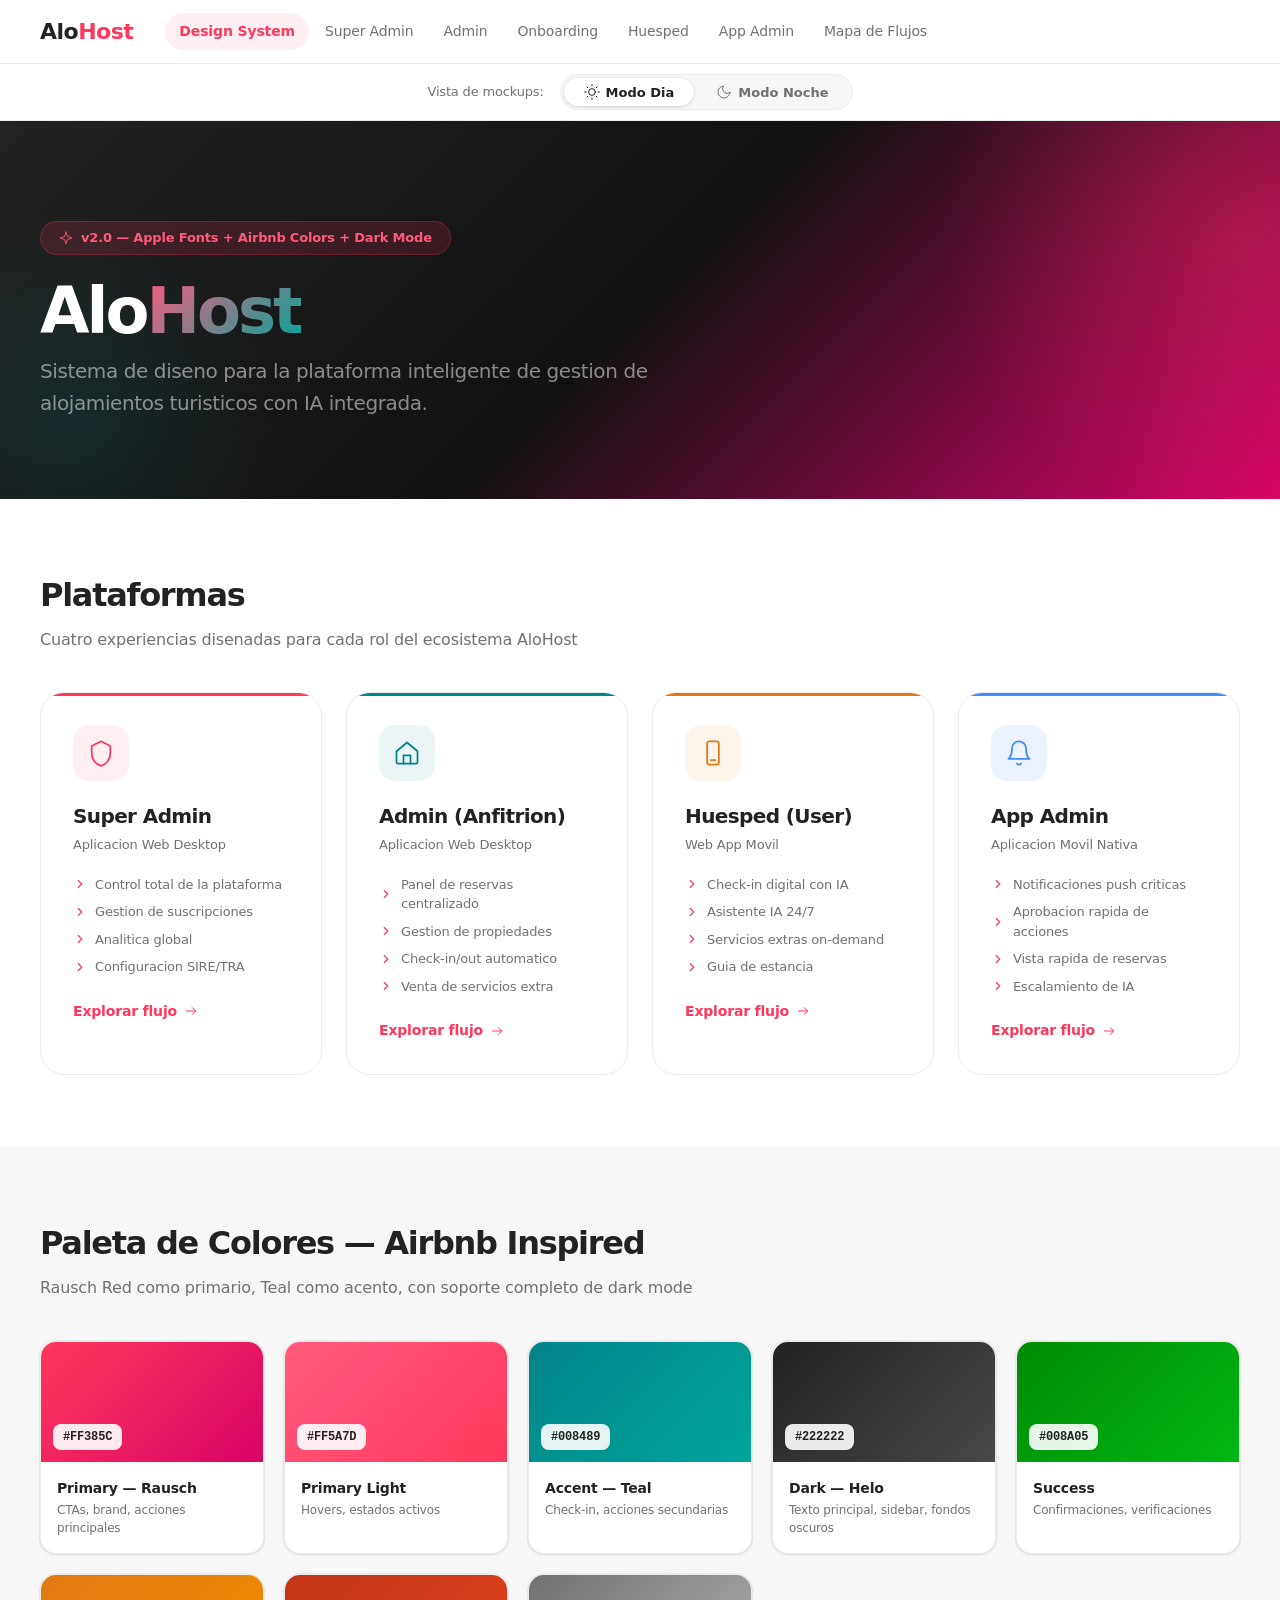
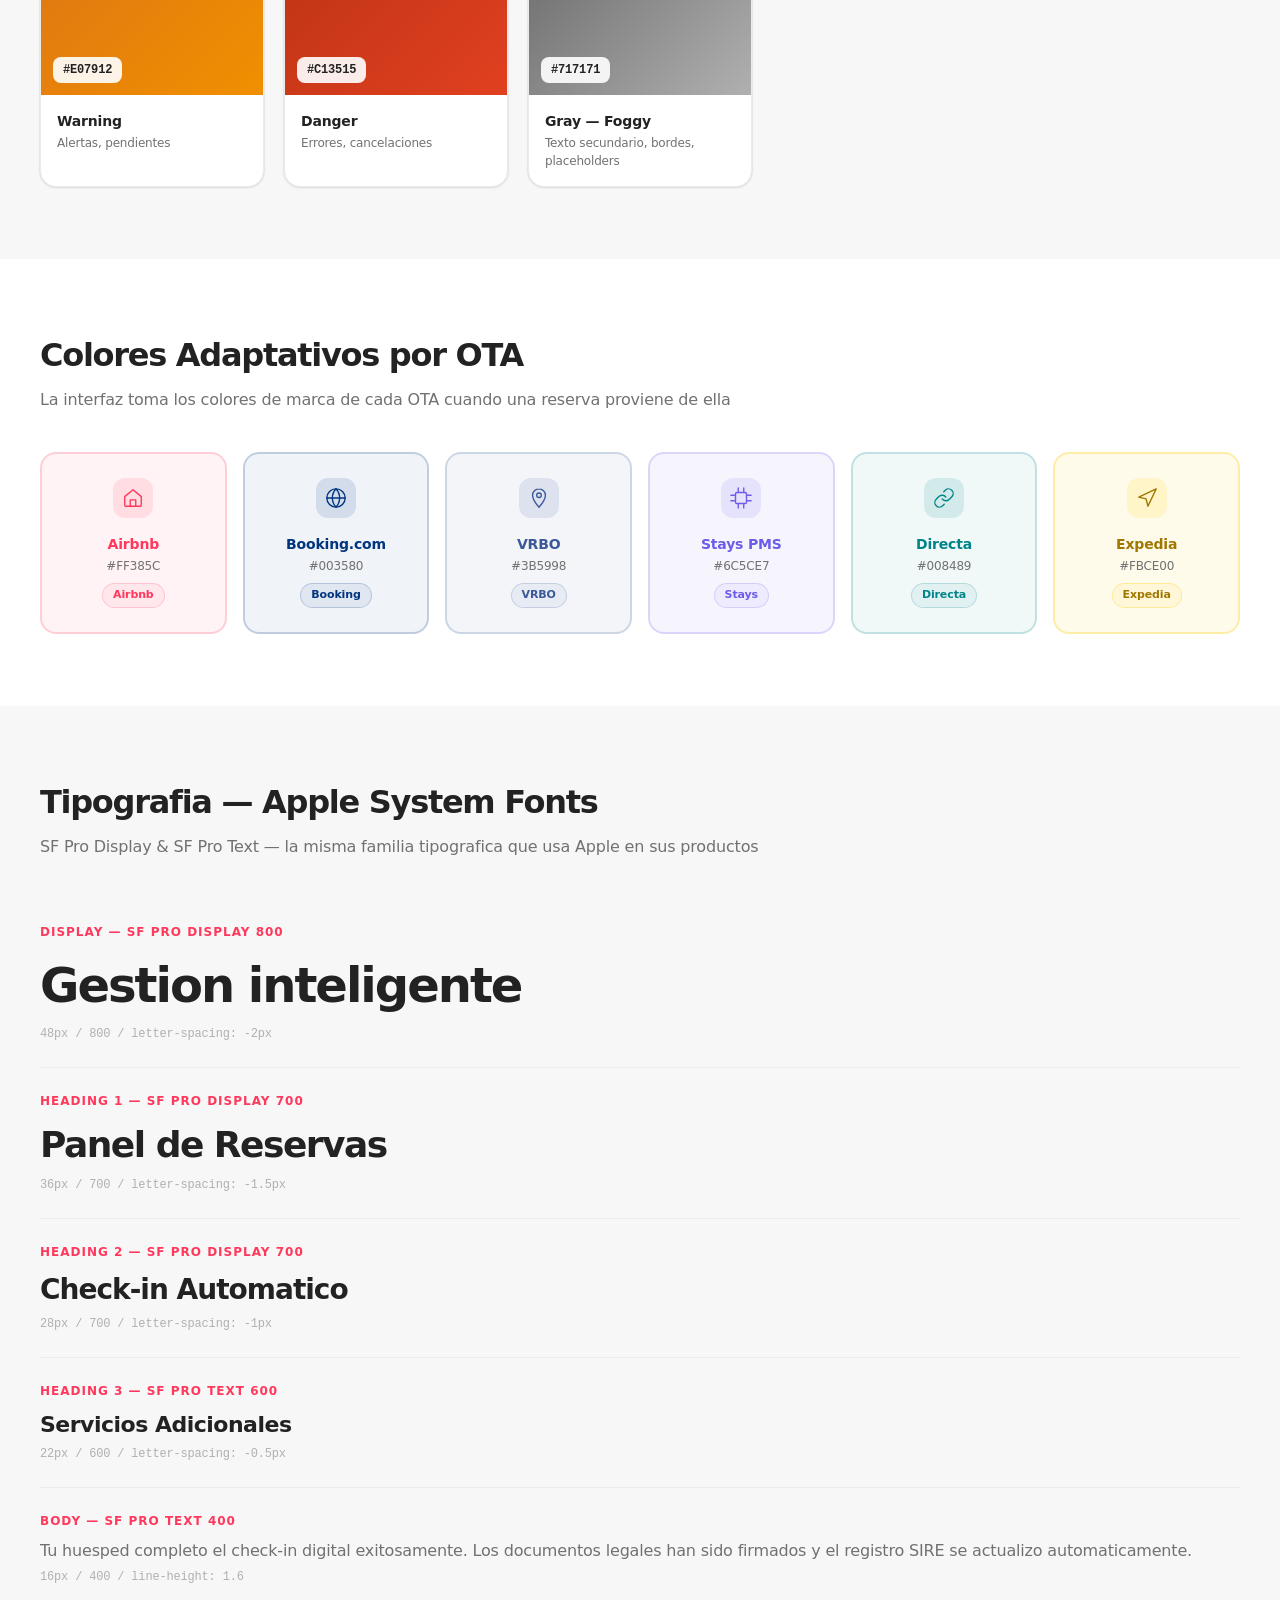
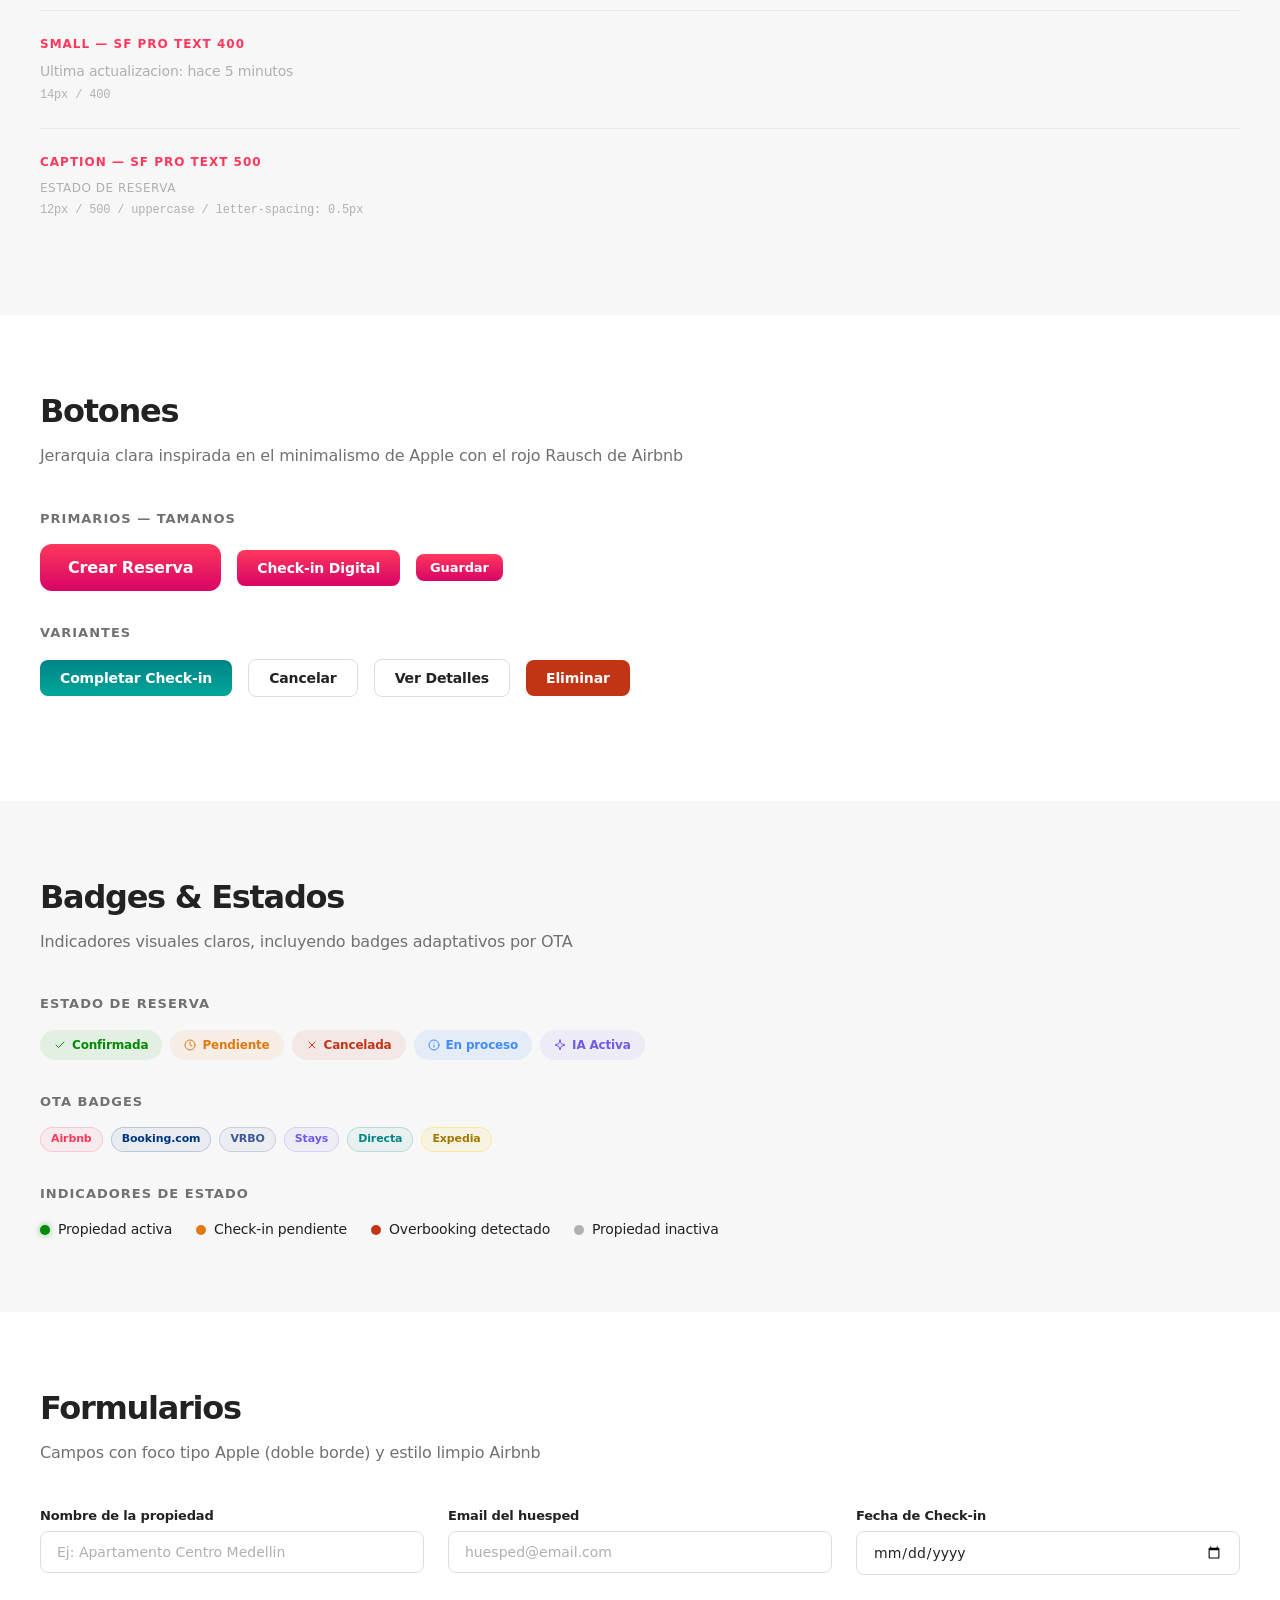
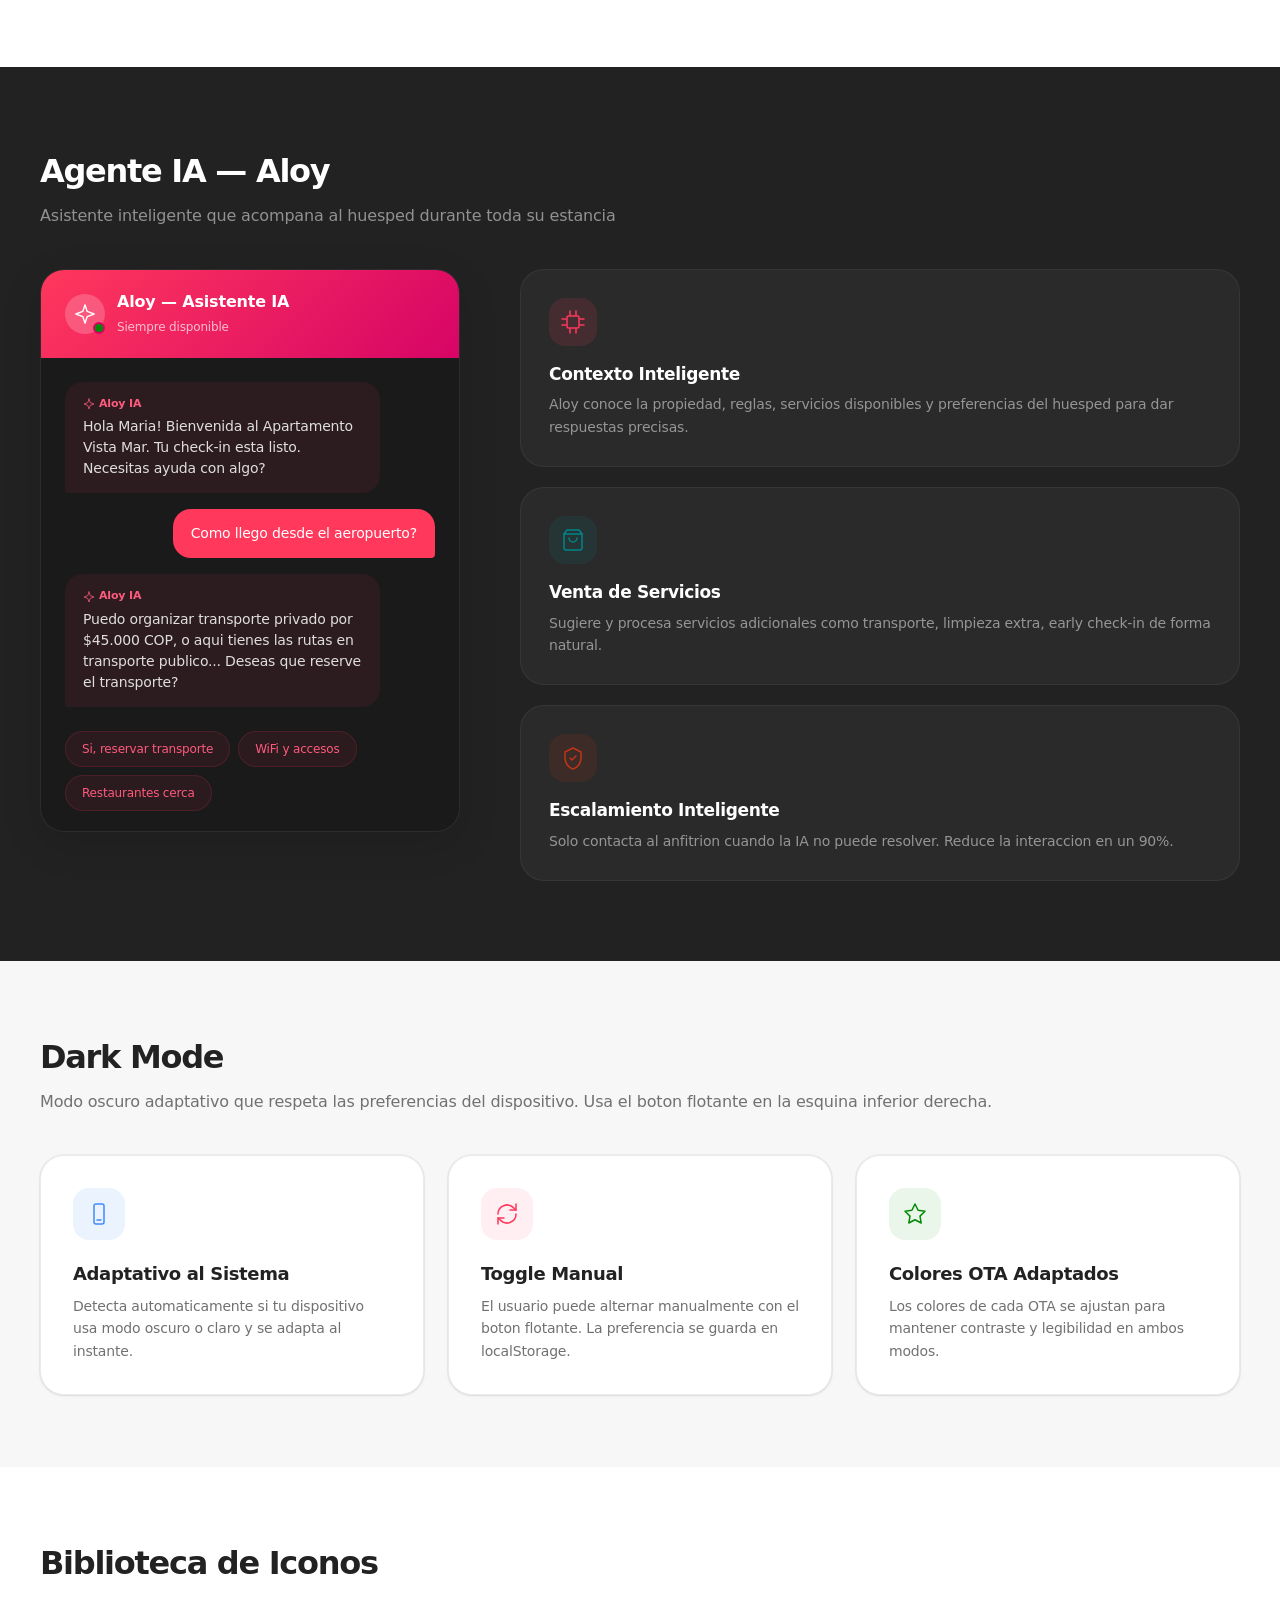
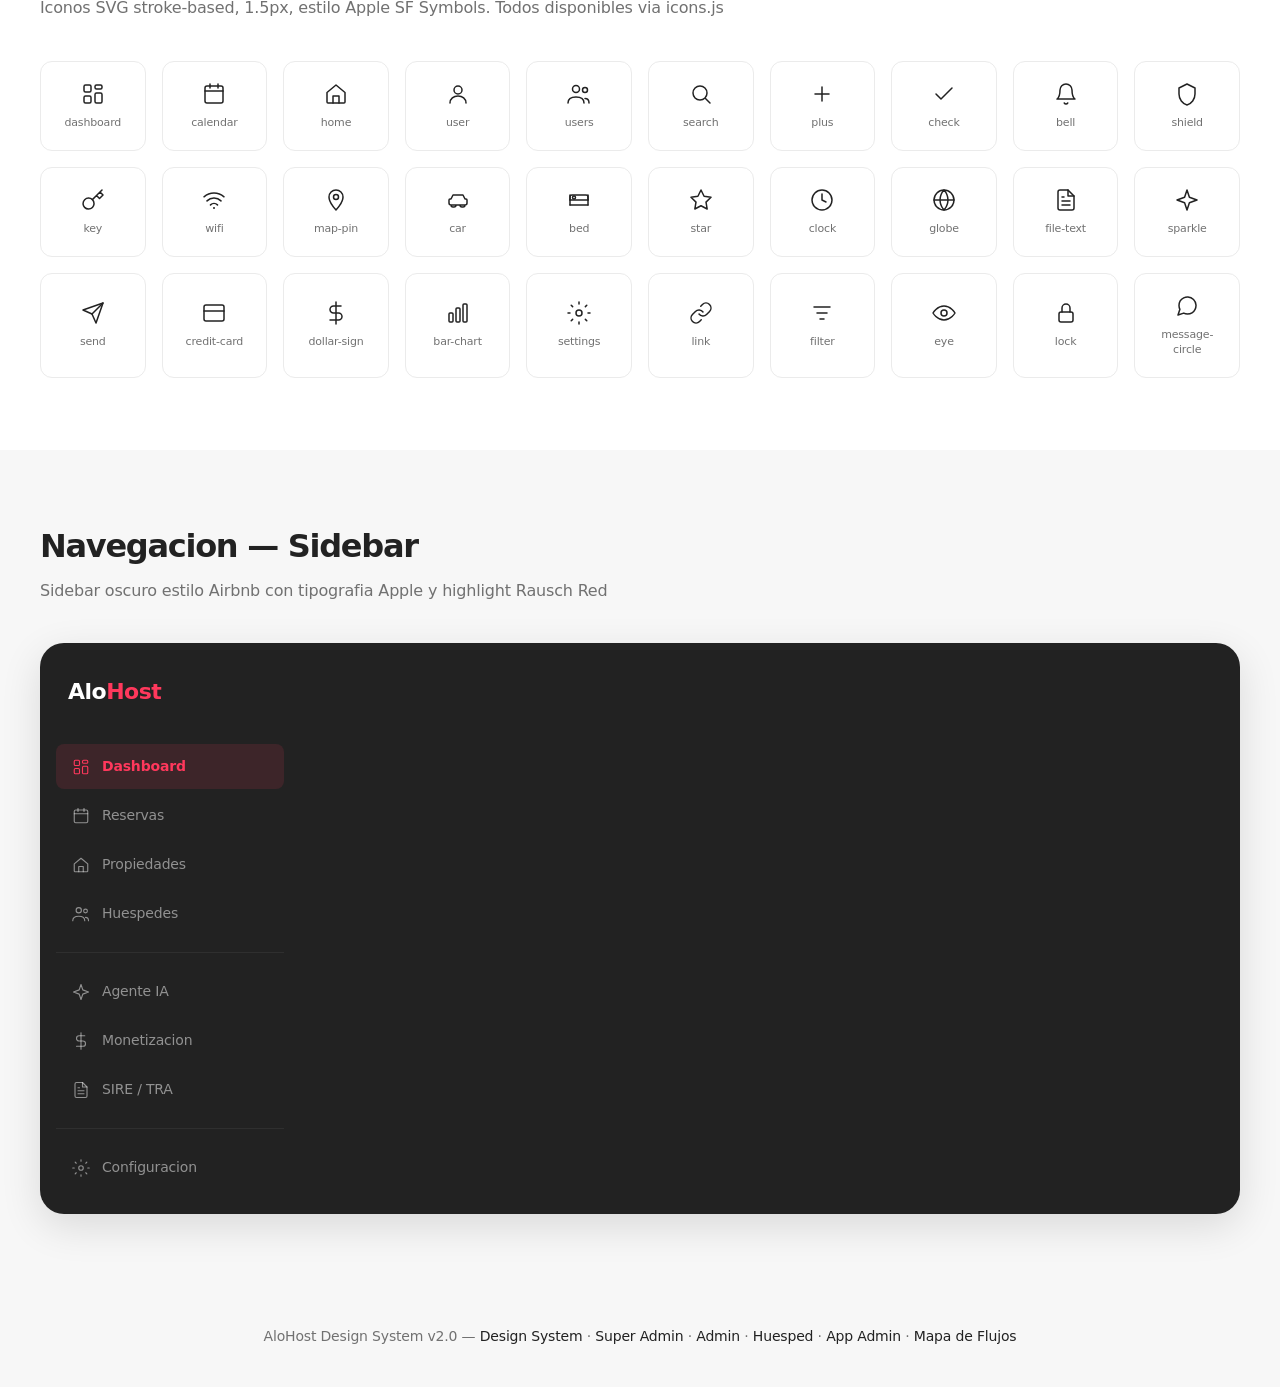
<file: design-system.html>
<!DOCTYPE html>
<html lang="es">
<head>
<meta charset="UTF-8">
<meta name="viewport" content="width=device-width, initial-scale=1.0">
<title>AloHost — Design System</title>
<link rel="stylesheet" href="theme.css">
<link rel="stylesheet" href="icons.css">
<link rel="stylesheet" href="preview-toggle.css">
<script src="theme.js"></script>
<script src="icons.js"></script>
<script src="preview-toggle.js"></script>
<style>
.container { max-width: 1400px; margin: 0 auto; padding: 0 40px; }

/* Hero */
.hero {
  background: linear-gradient(135deg, #222 0%, #111 50%, var(--primary-dark) 100%);
  padding: 100px 0 80px; position: relative; overflow: hidden;
}
.hero::before { content:''; position:absolute; top:-50%; right:-20%; width:600px; height:600px; background:radial-gradient(circle,rgba(255,56,92,0.25),transparent 70%); border-radius:50%; }
.hero::after { content:''; position:absolute; bottom:-30%; left:-10%; width:400px; height:400px; background:radial-gradient(circle,rgba(0,132,137,0.15),transparent 70%); border-radius:50%; }
.hero-content { position:relative; z-index:1; }
.hero h1 {
  font-family:var(--font-display); font-size:64px; font-weight:800; color:white;
  letter-spacing:-3px; margin-bottom:12px; line-height:1;
}
.hero h1 span {
  background:linear-gradient(135deg,var(--primary-light),var(--accent-light));
  -webkit-background-clip:text; -webkit-text-fill-color:transparent; background-clip:text;
}
.hero p { font-size:20px; color:rgba(255,255,255,0.5); max-width:620px; font-weight:400; letter-spacing:-0.02em; line-height:1.6; }
.badge-version {
  display:inline-flex; align-items:center; gap:8px;
  background:rgba(255,56,92,0.15); border:1px solid rgba(255,56,92,0.25);
  color:var(--primary-light); padding:6px 18px; border-radius:var(--radius-full);
  font-size:13px; font-weight:600; margin-bottom:24px;
}

/* Sections */
.section { padding:72px 0; }
.section-title { font-family:var(--font-display); font-size:32px; font-weight:700; margin-bottom:8px; color:var(--text-primary); letter-spacing:-0.04em; }
.section-subtitle { font-size:16px; color:var(--text-secondary); margin-bottom:40px; line-height:1.6; }
.section-label { font-size:13px; font-weight:600; color:var(--text-secondary); text-transform:uppercase; letter-spacing:1px; margin-bottom:16px; }

/* Platform Cards */
.platform-grid { display:grid; grid-template-columns:repeat(auto-fill,minmax(280px,1fr)); gap:24px; }
.platform-card {
  background:var(--bg-card); border-radius:var(--radius-xl); padding:32px;
  border:1px solid var(--border-light); transition:var(--transition);
  cursor:pointer; position:relative; overflow:hidden; text-decoration:none; display:block;
}
.platform-card::before { content:''; position:absolute; top:0; left:0; right:0; height:3px; }
.platform-card:nth-child(1)::before { background:var(--primary); }
.platform-card:nth-child(2)::before { background:var(--accent); }
.platform-card:nth-child(3)::before { background:var(--warning); }
.platform-card:nth-child(4)::before { background:var(--info); }
.platform-card:hover { transform:translateY(-6px); box-shadow:var(--shadow-xl); border-color:transparent; }
.platform-icon {
  width:56px; height:56px; border-radius:var(--radius-lg);
  display:flex; align-items:center; justify-content:center; margin-bottom:20px;
}
.platform-icon svg { width:28px; height:28px; stroke:currentColor; fill:none; stroke-width:1.5; stroke-linecap:round; stroke-linejoin:round; }
.platform-card h3 { font-family:var(--font-display); font-size:20px; margin-bottom:4px; letter-spacing:-0.03em; color:var(--text-primary); }
.platform-card .platform-type { font-size:13px; color:var(--text-secondary); margin-bottom:16px; }
.platform-card ul { list-style:none; }
.platform-card ul li { font-size:13px; color:var(--text-secondary); padding:4px 0; display:flex; align-items:center; gap:8px; }
.platform-card ul li svg { width:14px; height:14px; stroke:var(--primary); fill:none; stroke-width:2; stroke-linecap:round; stroke-linejoin:round; flex-shrink:0; }
.link-btn { display:inline-flex; align-items:center; gap:6px; margin-top:20px; font-size:14px; font-weight:600; color:var(--primary); text-decoration:none; transition:var(--transition); }
.link-btn:hover { gap:10px; }
.link-btn svg { width:16px; height:16px; stroke:currentColor; fill:none; stroke-width:1.5; stroke-linecap:round; stroke-linejoin:round; }

/* Colors */
.color-grid { display:grid; grid-template-columns:repeat(auto-fill,minmax(200px,1fr)); gap:20px; }
.color-card { border-radius:var(--radius-lg); overflow:hidden; box-shadow:var(--shadow-card); background:var(--bg-card); transition:var(--transition); border:1px solid var(--border-light); }
.color-card:hover { transform:translateY(-4px); box-shadow:var(--shadow-card-hover); }
.color-swatch { height:120px; display:flex; align-items:flex-end; padding:12px; }
.color-swatch span { font-size:12px; font-weight:600; background:rgba(255,255,255,0.9); padding:4px 10px; border-radius:var(--radius-sm); color:#222; font-family:var(--font-mono); }
.color-info { padding:16px; }
.color-info h4 { font-size:14px; font-weight:600; color:var(--text-primary); }
.color-info p { font-size:12px; color:var(--text-secondary); margin-top:2px; }

/* OTA */
.ota-grid { display:grid; grid-template-columns:repeat(auto-fill,minmax(180px,1fr)); gap:16px; }
.ota-demo { padding:24px 20px; border-radius:var(--radius-lg); text-align:center; transition:var(--transition); cursor:pointer; }
.ota-demo:hover { transform:translateY(-4px); }
.ota-demo-icon { width:40px; height:40px; border-radius:var(--radius-md); display:inline-flex; align-items:center; justify-content:center; margin-bottom:12px; }
.ota-demo-icon svg { width:22px; height:22px; stroke:currentColor; fill:none; stroke-width:1.5; stroke-linecap:round; stroke-linejoin:round; }
.ota-demo h4 { font-size:14px; font-weight:600; margin-top:4px; }
.ota-demo p { font-size:12px; margin-top:2px; }

/* Typography */
.type-sample { padding:24px 0; border-bottom:1px solid var(--border-light); }
.type-sample:last-child { border-bottom:none; }
.type-label { font-size:12px; font-weight:600; color:var(--primary); text-transform:uppercase; letter-spacing:1px; margin-bottom:8px; }
.type-meta { font-size:12px; color:var(--text-tertiary); margin-top:4px; font-family:var(--font-mono); }
.type-display { font-family:var(--font-display); font-size:48px; font-weight:800; letter-spacing:-2px; color:var(--text-primary); }
.type-h1 { font-family:var(--font-display); font-size:36px; font-weight:700; letter-spacing:-1.5px; color:var(--text-primary); }
.type-h2 { font-family:var(--font-display); font-size:28px; font-weight:700; letter-spacing:-1px; color:var(--text-primary); }
.type-h3 { font-family:var(--font-display); font-size:22px; font-weight:600; letter-spacing:-0.5px; color:var(--text-primary); }
.type-body { font-size:16px; color:var(--text-secondary); line-height:1.6; }
.type-small { font-size:14px; color:var(--text-tertiary); }
.type-caption { font-size:12px; font-weight:500; color:var(--text-tertiary); text-transform:uppercase; letter-spacing:0.5px; }

/* Buttons */
.btn-grid { display:flex; flex-wrap:wrap; gap:16px; align-items:center; margin-bottom:32px; }

/* Badges */
.badge-row { display:flex; flex-wrap:wrap; gap:8px; margin-bottom:24px; }
.badge { display:inline-flex; align-items:center; gap:6px; padding:6px 14px; border-radius:var(--radius-full); font-size:12px; font-weight:600; }
.badge svg { width:12px; height:12px; stroke:currentColor; fill:none; stroke-width:2; stroke-linecap:round; stroke-linejoin:round; }
.badge-success { background:rgba(0,138,5,0.08); color:var(--success); }
.badge-warning { background:rgba(224,121,18,0.08); color:var(--warning); }
.badge-danger { background:rgba(193,53,21,0.08); color:var(--danger); }
.badge-info { background:rgba(66,139,255,0.1); color:var(--info); }
.badge-ai { background:rgba(108,92,231,0.08); color:#6C5CE7; }

/* Status */
.status-row { display:flex; gap:24px; flex-wrap:wrap; }
.status-item { display:flex; align-items:center; gap:8px; font-size:14px; color:var(--text-primary); }
.status-dot { width:10px; height:10px; border-radius:50%; }
.status-dot.online { background:var(--success); box-shadow:0 0 6px rgba(0,138,5,0.5); }
.status-dot.away { background:var(--warning); }
.status-dot.busy { background:var(--danger); }
.status-dot.offline { background:var(--text-tertiary); }

/* Inputs */
.input-grid { display:grid; grid-template-columns:repeat(auto-fill,minmax(300px,1fr)); gap:24px; }
.input-group { margin-bottom:20px; }
.input-label { display:block; font-size:13px; font-weight:600; color:var(--text-primary); margin-bottom:6px; }
.input-field {
  width:100%; padding:12px 16px; border:1px solid var(--border-default);
  border-radius:var(--radius-sm); font-family:var(--font-primary); font-size:14px;
  transition:var(--transition); background:var(--bg-input); color:var(--text-primary);
}
.input-field:focus { outline:none; border-color:var(--text-primary); box-shadow:0 0 0 2px var(--bg-primary), 0 0 0 4px var(--text-primary); }
.input-field::placeholder { color:var(--text-tertiary); }

/* AI Section */
.ai-section { background:#222222; padding:80px 0; }
.ai-section .section-title { color:white; }
.ai-section .section-subtitle { color:rgba(255,255,255,0.5); }
.ai-layout { display:grid; grid-template-columns:420px 1fr; gap:60px; align-items:start; margin-top:40px; }
.ai-chat-demo { max-width:420px; background:#1A1A1A; border-radius:var(--radius-xl); overflow:hidden; border:1px solid rgba(255,255,255,0.08); box-shadow:var(--shadow-xl); }
.ai-chat-header { padding:20px 24px; background:linear-gradient(135deg,var(--primary),var(--primary-dark)); display:flex; align-items:center; gap:12px; }
.ai-avatar {
  width:40px; height:40px; border-radius:50%; background:rgba(255,255,255,0.2);
  display:flex; align-items:center; justify-content:center; position:relative; color:white;
}
.ai-avatar svg { width:22px; height:22px; stroke:currentColor; fill:none; stroke-width:1.5; stroke-linecap:round; stroke-linejoin:round; }
.ai-avatar::after { content:''; position:absolute; bottom:0; right:0; width:12px; height:12px; background:var(--success); border-radius:50%; border:2px solid var(--primary-dark); }
.ai-chat-header h4 { color:white; font-size:16px; font-weight:600; }
.ai-chat-header span { color:rgba(255,255,255,0.7); font-size:12px; }
.ai-chat-body { padding:24px; display:flex; flex-direction:column; gap:16px; }
.chat-bubble { max-width:85%; padding:14px 18px; border-radius:18px; font-size:14px; line-height:1.5; }
.chat-bubble.ai { background:rgba(255,56,92,0.08); color:rgba(255,255,255,0.85); border-bottom-left-radius:4px; align-self:flex-start; }
.chat-bubble.user { background:var(--primary); color:white; border-bottom-right-radius:4px; align-self:flex-end; }
.chat-bubble .ai-label { font-size:11px; font-weight:600; color:var(--primary-light); margin-bottom:4px; display:flex; align-items:center; gap:4px; }
.chat-bubble .ai-label svg { width:12px; height:12px; stroke:var(--primary-light); fill:none; stroke-width:1.5; stroke-linecap:round; stroke-linejoin:round; }
.ai-suggestions { display:flex; flex-wrap:wrap; gap:8px; padding:0 24px 20px; }
.ai-suggestion { padding:8px 16px; background:rgba(255,56,92,0.08); border:1px solid rgba(255,56,92,0.15); border-radius:var(--radius-full); color:var(--primary-light); font-size:12px; font-weight:500; cursor:pointer; transition:var(--transition); }
.ai-suggestion:hover { background:var(--primary); color:white; }
.ai-feature-grid { display:grid; gap:20px; }
.ai-feature-card {
  background:rgba(255,255,255,0.04); border-radius:var(--radius-xl); padding:28px;
  border:1px solid rgba(255,255,255,0.06); transition:var(--transition);
}
.ai-feature-card:hover { background:rgba(255,255,255,0.06); border-color:rgba(255,255,255,0.1); transform:translateY(-2px); }
.ai-feature-icon {
  width:48px; height:48px; border-radius:var(--radius-lg);
  display:flex; align-items:center; justify-content:center; margin-bottom:16px;
}
.ai-feature-icon svg { width:24px; height:24px; stroke:currentColor; fill:none; stroke-width:1.5; stroke-linecap:round; stroke-linejoin:round; }
.ai-feature-card h3 { font-family:var(--font-display); font-size:17px; font-weight:600; margin-bottom:6px; color:white; letter-spacing:-0.02em; }
.ai-feature-card p { font-size:14px; color:rgba(255,255,255,0.5); line-height:1.6; }

/* Dark Mode Section */
.card-grid { display:grid; grid-template-columns:repeat(auto-fill,minmax(300px,1fr)); gap:24px; }
.feature-card {
  background:var(--bg-card); border-radius:var(--radius-xl); padding:32px;
  box-shadow:var(--shadow-card); transition:var(--transition); border:1px solid var(--border-light);
}
.feature-card:hover { box-shadow:var(--shadow-card-hover); transform:translateY(-4px); }
.feature-card-icon {
  width:52px; height:52px; border-radius:var(--radius-lg);
  display:flex; align-items:center; justify-content:center; margin-bottom:20px;
}
.feature-card-icon svg { width:24px; height:24px; stroke:currentColor; fill:none; stroke-width:1.5; stroke-linecap:round; stroke-linejoin:round; }
.feature-card h3 { font-family:var(--font-display); font-size:18px; font-weight:600; margin-bottom:8px; color:var(--text-primary); letter-spacing:-0.02em; }
.feature-card p { font-size:14px; color:var(--text-secondary); line-height:1.6; }

/* Icon Library */
.icon-library-grid {
  display:grid; grid-template-columns:repeat(auto-fill, minmax(100px, 1fr)); gap:16px;
}
.icon-showcase {
  display:flex; flex-direction:column; align-items:center; justify-content:center;
  padding:20px 12px; border:1px solid var(--border-light); border-radius:var(--radius-md);
  background:var(--bg-card); transition:var(--transition); cursor:default;
}
.icon-showcase:hover { border-color:var(--primary); background:var(--primary-soft); transform:translateY(-2px); box-shadow:var(--shadow-md); }
.icon-showcase svg {
  width:24px; height:24px; stroke:var(--text-primary); fill:none;
  stroke-width:1.5; stroke-linecap:round; stroke-linejoin:round; margin-bottom:10px;
}
.icon-showcase:hover svg { stroke:var(--primary); }
.icon-showcase span { font-size:11px; color:var(--text-secondary); font-weight:500; text-align:center; line-height:1.3; }
.icon-showcase:hover span { color:var(--primary); }

/* Nav Demo */
.nav-demo { background:#222222; border-radius:var(--radius-xl); overflow:hidden; box-shadow:var(--shadow-xl); }
.nav-sidebar { width:260px; padding:24px 16px; display:flex; flex-direction:column; gap:4px; }
.nav-logo { font-family:var(--font-display); font-size:22px; font-weight:800; color:white; padding:8px 12px; margin-bottom:24px; letter-spacing:-0.5px; }
.nav-logo span { color:var(--primary); }
.nav-item {
  display:flex; align-items:center; gap:12px; padding:12px 16px;
  border-radius:var(--radius-sm); color:rgba(255,255,255,0.5);
  font-size:14px; font-weight:500; transition:var(--transition); cursor:pointer;
}
.nav-item:hover { background:rgba(255,255,255,0.05); color:rgba(255,255,255,0.8); }
.nav-item.active { background:rgba(255,56,92,0.12); color:var(--primary); font-weight:600; }
.nav-item svg {
  width:18px; height:18px; stroke:currentColor; fill:none;
  stroke-width:1.5; stroke-linecap:round; stroke-linejoin:round; flex-shrink:0;
}
.nav-divider { height:1px; background:rgba(255,255,255,0.06); margin:12px 0; }

/* Responsive */
@media (max-width:900px) {
  .ai-layout { grid-template-columns:1fr; }
  .hero h1 { font-size:44px; letter-spacing:-2px; }
}
@media (max-width:600px) {
  .container { padding:0 20px; }
  .hero h1 { font-size:36px; }
}
</style>
</head>
<body>

<!-- Top Nav -->
<nav class="top-nav">
  <div class="top-nav-left">
    <a href="design-system.html" class="logo">Alo<span>Host</span></a>
    <div class="nav-links">
      <a href="design-system.html" class="nav-link active">Design System</a>
      <a href="superadmin.html" class="nav-link">Super Admin</a>
      <a href="admin.html" class="nav-link">Admin</a>
      <a href="admin-onboarding.html" class="nav-link">Onboarding</a>
      <a href="guest-mobile.html" class="nav-link">Huesped</a>
      <a href="admin-app.html" class="nav-link">App Admin</a>
      <a href="flowmap.html" class="nav-link">Mapa de Flujos</a>
    </div>
  </div>
</nav>

<!-- 1. Hero -->
<div class="hero">
  <div class="container hero-content">
    <div class="badge-version">
      <svg width="14" height="14" viewBox="0 0 24 24" fill="none" stroke="currentColor" stroke-width="1.5" stroke-linecap="round" stroke-linejoin="round"><path d="M12 2l2.4 7.2L22 12l-7.6 2.8L12 22l-2.4-7.2L2 12l7.6-2.8L12 2z"/></svg>
      v2.0 — Apple Fonts + Airbnb Colors + Dark Mode
    </div>
    <h1>Alo<span>Host</span></h1>
    <p>Sistema de diseno para la plataforma inteligente de gestion de alojamientos turisticos con IA integrada.</p>
  </div>
</div>

<!-- 2. Plataformas -->
<div class="section">
  <div class="container">
    <h2 class="section-title">Plataformas</h2>
    <p class="section-subtitle">Cuatro experiencias disenadas para cada rol del ecosistema AloHost</p>
    <div class="platform-grid">

      <a href="superadmin.html" class="platform-card">
        <div class="platform-icon" style="background:var(--primary-soft); color:var(--primary);">
          <svg viewBox="0 0 24 24"><path d="M12 2l8 4v6c0 5.25-3.5 9.74-8 11-4.5-1.26-8-5.75-8-11V6l8-4z"/></svg>
        </div>
        <h3>Super Admin</h3>
        <p class="platform-type">Aplicacion Web Desktop</p>
        <ul>
          <li><svg viewBox="0 0 24 24"><polyline points="9 6 15 12 9 18"/></svg>Control total de la plataforma</li>
          <li><svg viewBox="0 0 24 24"><polyline points="9 6 15 12 9 18"/></svg>Gestion de suscripciones</li>
          <li><svg viewBox="0 0 24 24"><polyline points="9 6 15 12 9 18"/></svg>Analitica global</li>
          <li><svg viewBox="0 0 24 24"><polyline points="9 6 15 12 9 18"/></svg>Configuracion SIRE/TRA</li>
        </ul>
        <span class="link-btn">Explorar flujo <svg viewBox="0 0 24 24"><line x1="5" y1="12" x2="19" y2="12"/><polyline points="14 7 19 12 14 17"/></svg></span>
      </a>

      <a href="admin.html" class="platform-card">
        <div class="platform-icon" style="background:var(--accent-soft); color:var(--accent);">
          <svg viewBox="0 0 24 24"><path d="M3 10.5L12 3l9 7.5V20a1 1 0 01-1 1H4a1 1 0 01-1-1v-9.5z"/><path d="M9 21V14h6v7"/></svg>
        </div>
        <h3>Admin (Anfitrion)</h3>
        <p class="platform-type">Aplicacion Web Desktop</p>
        <ul>
          <li><svg viewBox="0 0 24 24"><polyline points="9 6 15 12 9 18"/></svg>Panel de reservas centralizado</li>
          <li><svg viewBox="0 0 24 24"><polyline points="9 6 15 12 9 18"/></svg>Gestion de propiedades</li>
          <li><svg viewBox="0 0 24 24"><polyline points="9 6 15 12 9 18"/></svg>Check-in/out automatico</li>
          <li><svg viewBox="0 0 24 24"><polyline points="9 6 15 12 9 18"/></svg>Venta de servicios extra</li>
        </ul>
        <span class="link-btn">Explorar flujo <svg viewBox="0 0 24 24"><line x1="5" y1="12" x2="19" y2="12"/><polyline points="14 7 19 12 14 17"/></svg></span>
      </a>

      <a href="guest-mobile.html" class="platform-card">
        <div class="platform-icon" style="background:rgba(224,121,18,0.08); color:var(--warning);">
          <svg viewBox="0 0 24 24"><rect x="7" y="2" width="10" height="20" rx="2"/><line x1="10" y1="18" x2="14" y2="18"/></svg>
        </div>
        <h3>Huesped (User)</h3>
        <p class="platform-type">Web App Movil</p>
        <ul>
          <li><svg viewBox="0 0 24 24"><polyline points="9 6 15 12 9 18"/></svg>Check-in digital con IA</li>
          <li><svg viewBox="0 0 24 24"><polyline points="9 6 15 12 9 18"/></svg>Asistente IA 24/7</li>
          <li><svg viewBox="0 0 24 24"><polyline points="9 6 15 12 9 18"/></svg>Servicios extras on-demand</li>
          <li><svg viewBox="0 0 24 24"><polyline points="9 6 15 12 9 18"/></svg>Guia de estancia</li>
        </ul>
        <span class="link-btn">Explorar flujo <svg viewBox="0 0 24 24"><line x1="5" y1="12" x2="19" y2="12"/><polyline points="14 7 19 12 14 17"/></svg></span>
      </a>

      <a href="admin-app.html" class="platform-card">
        <div class="platform-icon" style="background:rgba(66,139,255,0.1); color:var(--info);">
          <svg viewBox="0 0 24 24"><path d="M18 8A6 6 0 006 8c0 7-3 9-3 9h18s-3-2-3-9"/><path d="M13.73 21a2 2 0 01-3.46 0"/></svg>
        </div>
        <h3>App Admin</h3>
        <p class="platform-type">Aplicacion Movil Nativa</p>
        <ul>
          <li><svg viewBox="0 0 24 24"><polyline points="9 6 15 12 9 18"/></svg>Notificaciones push criticas</li>
          <li><svg viewBox="0 0 24 24"><polyline points="9 6 15 12 9 18"/></svg>Aprobacion rapida de acciones</li>
          <li><svg viewBox="0 0 24 24"><polyline points="9 6 15 12 9 18"/></svg>Vista rapida de reservas</li>
          <li><svg viewBox="0 0 24 24"><polyline points="9 6 15 12 9 18"/></svg>Escalamiento de IA</li>
        </ul>
        <span class="link-btn">Explorar flujo <svg viewBox="0 0 24 24"><line x1="5" y1="12" x2="19" y2="12"/><polyline points="14 7 19 12 14 17"/></svg></span>
      </a>

    </div>
  </div>
</div>

<!-- 3. Paleta de Colores -->
<div class="section" style="background:var(--bg-secondary);">
  <div class="container">
    <h2 class="section-title">Paleta de Colores — Airbnb Inspired</h2>
    <p class="section-subtitle">Rausch Red como primario, Teal como acento, con soporte completo de dark mode</p>
    <div class="color-grid">
      <div class="color-card">
        <div class="color-swatch" style="background:linear-gradient(135deg,#FF385C,#D70466);"><span>#FF385C</span></div>
        <div class="color-info"><h4>Primary — Rausch</h4><p>CTAs, brand, acciones principales</p></div>
      </div>
      <div class="color-card">
        <div class="color-swatch" style="background:linear-gradient(135deg,#FF5A7D,#FF385C);"><span>#FF5A7D</span></div>
        <div class="color-info"><h4>Primary Light</h4><p>Hovers, estados activos</p></div>
      </div>
      <div class="color-card">
        <div class="color-swatch" style="background:linear-gradient(135deg,#008489,#00A699);"><span>#008489</span></div>
        <div class="color-info"><h4>Accent — Teal</h4><p>Check-in, acciones secundarias</p></div>
      </div>
      <div class="color-card">
        <div class="color-swatch" style="background:linear-gradient(135deg,#222222,#484848);"><span>#222222</span></div>
        <div class="color-info"><h4>Dark — Helo</h4><p>Texto principal, sidebar, fondos oscuros</p></div>
      </div>
      <div class="color-card">
        <div class="color-swatch" style="background:linear-gradient(135deg,#008A05,#00B812);"><span>#008A05</span></div>
        <div class="color-info"><h4>Success</h4><p>Confirmaciones, verificaciones</p></div>
      </div>
      <div class="color-card">
        <div class="color-swatch" style="background:linear-gradient(135deg,#E07912,#F09000);"><span>#E07912</span></div>
        <div class="color-info"><h4>Warning</h4><p>Alertas, pendientes</p></div>
      </div>
      <div class="color-card">
        <div class="color-swatch" style="background:linear-gradient(135deg,#C13515,#E04020);"><span>#C13515</span></div>
        <div class="color-info"><h4>Danger</h4><p>Errores, cancelaciones</p></div>
      </div>
      <div class="color-card">
        <div class="color-swatch" style="background:linear-gradient(135deg,#717171,#B0B0B0);"><span>#717171</span></div>
        <div class="color-info"><h4>Gray — Foggy</h4><p>Texto secundario, bordes, placeholders</p></div>
      </div>
    </div>
  </div>
</div>

<!-- 4. OTA Adaptive Colors -->
<div class="section">
  <div class="container">
    <h2 class="section-title">Colores Adaptativos por OTA</h2>
    <p class="section-subtitle">La interfaz toma los colores de marca de cada OTA cuando una reserva proviene de ella</p>
    <div class="ota-grid">

      <div class="ota-demo" style="background:var(--ota-airbnb-bg); border:2px solid var(--ota-airbnb-border);">
        <div class="ota-demo-icon" style="background:rgba(255,56,92,0.12); color:var(--ota-airbnb);">
          <svg viewBox="0 0 24 24"><path d="M3 10.5L12 3l9 7.5V20a1 1 0 01-1 1H4a1 1 0 01-1-1v-9.5z"/><path d="M9 21V14h6v7"/></svg>
        </div>
        <h4 style="color:var(--ota-airbnb);">Airbnb</h4>
        <p style="color:var(--text-secondary);">#FF385C</p>
        <span class="ota-badge" data-ota="airbnb" style="margin-top:8px;">Airbnb</span>
      </div>

      <div class="ota-demo" style="background:var(--ota-booking-bg); border:2px solid var(--ota-booking-border);">
        <div class="ota-demo-icon" style="background:rgba(0,53,128,0.12); color:var(--ota-booking);">
          <svg viewBox="0 0 24 24"><circle cx="12" cy="12" r="10"/><line x1="2" y1="12" x2="22" y2="12"/><path d="M12 2a15.3 15.3 0 014 10 15.3 15.3 0 01-4 10 15.3 15.3 0 01-4-10 15.3 15.3 0 014-10z"/></svg>
        </div>
        <h4 style="color:var(--ota-booking);">Booking.com</h4>
        <p style="color:var(--text-secondary);">#003580</p>
        <span class="ota-badge" data-ota="booking" style="margin-top:8px;">Booking</span>
      </div>

      <div class="ota-demo" style="background:var(--ota-vrbo-bg); border:2px solid var(--ota-vrbo-border);">
        <div class="ota-demo-icon" style="background:rgba(59,89,152,0.12); color:var(--ota-vrbo);">
          <svg viewBox="0 0 24 24"><path d="M12 2C8.13 2 5 5.13 5 9c0 5.25 7 13 7 13s7-7.75 7-13c0-3.87-3.13-7-7-7z"/><circle cx="12" cy="9" r="2.5"/></svg>
        </div>
        <h4 style="color:var(--ota-vrbo);">VRBO</h4>
        <p style="color:var(--text-secondary);">#3B5998</p>
        <span class="ota-badge" data-ota="vrbo" style="margin-top:8px;">VRBO</span>
      </div>

      <div class="ota-demo" style="background:var(--ota-stays-bg); border:2px solid var(--ota-stays-border);">
        <div class="ota-demo-icon" style="background:rgba(108,92,231,0.12); color:var(--ota-stays);">
          <svg viewBox="0 0 24 24"><rect x="6" y="6" width="12" height="12" rx="1.5"/><path d="M9 1v4m6-4v4M9 19v4m6-4v4M1 9h4m-4 6h4M19 9h4m-4 6h4"/></svg>
        </div>
        <h4 style="color:var(--ota-stays);">Stays PMS</h4>
        <p style="color:var(--text-secondary);">#6C5CE7</p>
        <span class="ota-badge" data-ota="stays" style="margin-top:8px;">Stays</span>
      </div>

      <div class="ota-demo" style="background:var(--ota-direct-bg); border:2px solid var(--ota-direct-border);">
        <div class="ota-demo-icon" style="background:rgba(0,132,137,0.12); color:var(--ota-direct);">
          <svg viewBox="0 0 24 24"><path d="M10 13a5 5 0 007.54.54l3-3a5 5 0 00-7.07-7.07l-1.72 1.71"/><path d="M14 11a5 5 0 00-7.54-.54l-3 3a5 5 0 007.07 7.07l1.71-1.71"/></svg>
        </div>
        <h4 style="color:var(--ota-direct);">Directa</h4>
        <p style="color:var(--text-secondary);">#008489</p>
        <span class="ota-badge" data-ota="direct" style="margin-top:8px;">Directa</span>
      </div>

      <div class="ota-demo" style="background:var(--ota-expedia-bg); border:2px solid var(--ota-expedia-border);">
        <div class="ota-demo-icon" style="background:rgba(251,206,0,0.15); color:#A07800;">
          <svg viewBox="0 0 24 24"><polygon points="3 11 22 2 13 21 11 13 3 11"/></svg>
        </div>
        <h4 style="color:#A07800;">Expedia</h4>
        <p style="color:var(--text-secondary);">#FBCE00</p>
        <span class="ota-badge" data-ota="expedia" style="margin-top:8px;">Expedia</span>
      </div>

    </div>
  </div>
</div>

<!-- 5. Tipografia -->
<div class="section" style="background:var(--bg-secondary);">
  <div class="container">
    <h2 class="section-title">Tipografia — Apple System Fonts</h2>
    <p class="section-subtitle">SF Pro Display & SF Pro Text — la misma familia tipografica que usa Apple en sus productos</p>

    <div class="type-sample">
      <div class="type-label">Display — SF Pro Display 800</div>
      <div class="type-display">Gestion inteligente</div>
      <div class="type-meta">48px / 800 / letter-spacing: -2px</div>
    </div>
    <div class="type-sample">
      <div class="type-label">Heading 1 — SF Pro Display 700</div>
      <div class="type-h1">Panel de Reservas</div>
      <div class="type-meta">36px / 700 / letter-spacing: -1.5px</div>
    </div>
    <div class="type-sample">
      <div class="type-label">Heading 2 — SF Pro Display 700</div>
      <div class="type-h2">Check-in Automatico</div>
      <div class="type-meta">28px / 700 / letter-spacing: -1px</div>
    </div>
    <div class="type-sample">
      <div class="type-label">Heading 3 — SF Pro Text 600</div>
      <div class="type-h3">Servicios Adicionales</div>
      <div class="type-meta">22px / 600 / letter-spacing: -0.5px</div>
    </div>
    <div class="type-sample">
      <div class="type-label">Body — SF Pro Text 400</div>
      <div class="type-body">Tu huesped completo el check-in digital exitosamente. Los documentos legales han sido firmados y el registro SIRE se actualizo automaticamente.</div>
      <div class="type-meta">16px / 400 / line-height: 1.6</div>
    </div>
    <div class="type-sample">
      <div class="type-label">Small — SF Pro Text 400</div>
      <div class="type-small">Ultima actualizacion: hace 5 minutos</div>
      <div class="type-meta">14px / 400</div>
    </div>
    <div class="type-sample">
      <div class="type-label">Caption — SF Pro Text 500</div>
      <div class="type-caption">Estado de reserva</div>
      <div class="type-meta">12px / 500 / uppercase / letter-spacing: 0.5px</div>
    </div>

  </div>
</div>

<!-- 6. Botones -->
<div class="section">
  <div class="container">
    <h2 class="section-title">Botones</h2>
    <p class="section-subtitle">Jerarquia clara inspirada en el minimalismo de Apple con el rojo Rausch de Airbnb</p>

    <div class="section-label">Primarios — Tamanos</div>
    <div class="btn-grid">
      <button class="btn btn-primary btn-lg">Crear Reserva</button>
      <button class="btn btn-primary">Check-in Digital</button>
      <button class="btn btn-primary btn-sm">Guardar</button>
    </div>

    <div class="section-label">Variantes</div>
    <div class="btn-grid">
      <button class="btn btn-accent">Completar Check-in</button>
      <button class="btn btn-secondary">Cancelar</button>
      <button class="btn btn-ghost">Ver Detalles</button>
      <button class="btn btn-danger">Eliminar</button>
    </div>
  </div>
</div>

<!-- 7. Badges & Estados -->
<div class="section" style="background:var(--bg-secondary);">
  <div class="container">
    <h2 class="section-title">Badges & Estados</h2>
    <p class="section-subtitle">Indicadores visuales claros, incluyendo badges adaptativos por OTA</p>

    <div class="section-label">Estado de Reserva</div>
    <div class="badge-row">
      <span class="badge badge-success">
        <svg viewBox="0 0 24 24"><polyline points="20 6 9 17 4 12"/></svg>
        Confirmada
      </span>
      <span class="badge badge-warning">
        <svg viewBox="0 0 24 24"><circle cx="12" cy="12" r="10"/><polyline points="12 6 12 12 16 14"/></svg>
        Pendiente
      </span>
      <span class="badge badge-danger">
        <svg viewBox="0 0 24 24"><line x1="18" y1="6" x2="6" y2="18"/><line x1="6" y1="6" x2="18" y2="18"/></svg>
        Cancelada
      </span>
      <span class="badge badge-info">
        <svg viewBox="0 0 24 24"><circle cx="12" cy="12" r="10"/><line x1="12" y1="16" x2="12" y2="12"/><line x1="12" y1="8" x2="12.01" y2="8"/></svg>
        En proceso
      </span>
      <span class="badge badge-ai">
        <svg viewBox="0 0 24 24"><path d="M12 2l2.4 7.2L22 12l-7.6 2.8L12 22l-2.4-7.2L2 12l7.6-2.8L12 2z"/></svg>
        IA Activa
      </span>
    </div>

    <div class="section-label" style="margin-top:32px;">OTA Badges</div>
    <div class="badge-row">
      <span class="ota-badge" data-ota="airbnb">Airbnb</span>
      <span class="ota-badge" data-ota="booking">Booking.com</span>
      <span class="ota-badge" data-ota="vrbo">VRBO</span>
      <span class="ota-badge" data-ota="stays">Stays</span>
      <span class="ota-badge" data-ota="direct">Directa</span>
      <span class="ota-badge" data-ota="expedia">Expedia</span>
    </div>

    <div class="section-label" style="margin-top:32px;">Indicadores de Estado</div>
    <div class="status-row">
      <div class="status-item"><div class="status-dot online"></div> Propiedad activa</div>
      <div class="status-item"><div class="status-dot away"></div> Check-in pendiente</div>
      <div class="status-item"><div class="status-dot busy"></div> Overbooking detectado</div>
      <div class="status-item"><div class="status-dot offline"></div> Propiedad inactiva</div>
    </div>
  </div>
</div>

<!-- 8. Formularios -->
<div class="section">
  <div class="container">
    <h2 class="section-title">Formularios</h2>
    <p class="section-subtitle">Campos con foco tipo Apple (doble borde) y estilo limpio Airbnb</p>
    <div class="input-grid">
      <div class="input-group">
        <label class="input-label">Nombre de la propiedad</label>
        <input type="text" class="input-field" placeholder="Ej: Apartamento Centro Medellin">
      </div>
      <div class="input-group">
        <label class="input-label">Email del huesped</label>
        <input type="email" class="input-field" placeholder="huesped@email.com">
      </div>
      <div class="input-group">
        <label class="input-label">Fecha de Check-in</label>
        <input type="date" class="input-field">
      </div>
    </div>
  </div>
</div>

<!-- 9. AI Agent Section -->
<div class="ai-section">
  <div class="container">
    <h2 class="section-title">Agente IA — Aloy</h2>
    <p class="section-subtitle">Asistente inteligente que acompana al huesped durante toda su estancia</p>

    <div class="ai-layout">
      <!-- Chat Demo -->
      <div class="ai-chat-demo">
        <div class="ai-chat-header">
          <div class="ai-avatar">
            <svg viewBox="0 0 24 24"><path d="M12 2l2.4 7.2L22 12l-7.6 2.8L12 22l-2.4-7.2L2 12l7.6-2.8L12 2z"/></svg>
          </div>
          <div>
            <h4>Aloy — Asistente IA</h4>
            <span>Siempre disponible</span>
          </div>
        </div>
        <div class="ai-chat-body">
          <div class="chat-bubble ai">
            <div class="ai-label">
              <svg viewBox="0 0 24 24"><path d="M12 2l2.4 7.2L22 12l-7.6 2.8L12 22l-2.4-7.2L2 12l7.6-2.8L12 2z"/></svg>
              Aloy IA
            </div>
            Hola Maria! Bienvenida al Apartamento Vista Mar. Tu check-in esta listo. Necesitas ayuda con algo?
          </div>
          <div class="chat-bubble user">Como llego desde el aeropuerto?</div>
          <div class="chat-bubble ai">
            <div class="ai-label">
              <svg viewBox="0 0 24 24"><path d="M12 2l2.4 7.2L22 12l-7.6 2.8L12 22l-2.4-7.2L2 12l7.6-2.8L12 2z"/></svg>
              Aloy IA
            </div>
            Puedo organizar transporte privado por $45.000 COP, o aqui tienes las rutas en transporte publico... Deseas que reserve el transporte?
          </div>
        </div>
        <div class="ai-suggestions">
          <span class="ai-suggestion">Si, reservar transporte</span>
          <span class="ai-suggestion">WiFi y accesos</span>
          <span class="ai-suggestion">Restaurantes cerca</span>
        </div>
      </div>

      <!-- Feature Cards -->
      <div class="ai-feature-grid">
        <div class="ai-feature-card">
          <div class="ai-feature-icon" style="background:rgba(255,56,92,0.12); color:var(--primary);">
            <svg viewBox="0 0 24 24"><rect x="6" y="6" width="12" height="12" rx="1.5"/><path d="M9 1v4m6-4v4M9 19v4m6-4v4M1 9h4m-4 6h4M19 9h4m-4 6h4"/></svg>
          </div>
          <h3>Contexto Inteligente</h3>
          <p>Aloy conoce la propiedad, reglas, servicios disponibles y preferencias del huesped para dar respuestas precisas.</p>
        </div>
        <div class="ai-feature-card">
          <div class="ai-feature-icon" style="background:rgba(0,132,137,0.12); color:var(--accent);">
            <svg viewBox="0 0 24 24"><path d="M6 2L3 6v14a2 2 0 002 2h14a2 2 0 002-2V6l-3-4H6z"/><line x1="3" y1="6" x2="21" y2="6"/><path d="M16 10a4 4 0 01-8 0"/></svg>
          </div>
          <h3>Venta de Servicios</h3>
          <p>Sugiere y procesa servicios adicionales como transporte, limpieza extra, early check-in de forma natural.</p>
        </div>
        <div class="ai-feature-card">
          <div class="ai-feature-icon" style="background:rgba(193,53,21,0.12); color:var(--danger);">
            <svg viewBox="0 0 24 24"><path d="M12 2l8 4v6c0 5.25-3.5 9.74-8 11-4.5-1.26-8-5.75-8-11V6l8-4z"/><polyline points="9 12 11 14 15 10"/></svg>
          </div>
          <h3>Escalamiento Inteligente</h3>
          <p>Solo contacta al anfitrion cuando la IA no puede resolver. Reduce la interaccion en un 90%.</p>
        </div>
      </div>
    </div>
  </div>
</div>

<!-- 10. Dark Mode Section -->
<div class="section" style="background:var(--bg-secondary);">
  <div class="container">
    <h2 class="section-title">Dark Mode</h2>
    <p class="section-subtitle">Modo oscuro adaptativo que respeta las preferencias del dispositivo. Usa el boton flotante en la esquina inferior derecha.</p>
    <div class="card-grid">
      <div class="feature-card">
        <div class="feature-card-icon" style="background:rgba(66,139,255,0.1); color:var(--info);">
          <svg viewBox="0 0 24 24"><rect x="7" y="2" width="10" height="20" rx="2"/><line x1="10" y1="18" x2="14" y2="18"/></svg>
        </div>
        <h3>Adaptativo al Sistema</h3>
        <p>Detecta automaticamente si tu dispositivo usa modo oscuro o claro y se adapta al instante.</p>
      </div>
      <div class="feature-card">
        <div class="feature-card-icon" style="background:var(--primary-soft); color:var(--primary);">
          <svg viewBox="0 0 24 24"><path d="M21 2v6h-6"/><path d="M3 12a9 9 0 0115.36-6.36L21 8"/><path d="M3 22v-6h6"/><path d="M21 12a9 9 0 01-15.36 6.36L3 16"/></svg>
        </div>
        <h3>Toggle Manual</h3>
        <p>El usuario puede alternar manualmente con el boton flotante. La preferencia se guarda en localStorage.</p>
      </div>
      <div class="feature-card">
        <div class="feature-card-icon" style="background:rgba(0,138,5,0.08); color:var(--success);">
          <svg viewBox="0 0 24 24"><polygon points="12 2 15.09 8.26 22 9.27 17 14.14 18.18 21.02 12 17.77 5.82 21.02 7 14.14 2 9.27 8.91 8.26 12 2"/></svg>
        </div>
        <h3>Colores OTA Adaptados</h3>
        <p>Los colores de cada OTA se ajustan para mantener contraste y legibilidad en ambos modos.</p>
      </div>
    </div>
  </div>
</div>

<!-- 11. Biblioteca de Iconos -->
<div class="section">
  <div class="container">
    <h2 class="section-title">Biblioteca de Iconos</h2>
    <p class="section-subtitle">Iconos SVG stroke-based, 1.5px, estilo Apple SF Symbols. Todos disponibles via icons.js</p>
    <div class="icon-library-grid">

      <div class="icon-showcase">
        <svg viewBox="0 0 24 24"><rect x="3" y="3" width="7" height="7" rx="1.5"/><rect x="14" y="3" width="7" height="4" rx="1.5"/><rect x="3" y="14" width="7" height="7" rx="1.5"/><rect x="14" y="11" width="7" height="10" rx="1.5"/></svg>
        <span>dashboard</span>
      </div>

      <div class="icon-showcase">
        <svg viewBox="0 0 24 24"><rect x="3" y="4" width="18" height="17" rx="2"/><line x1="3" y1="9" x2="21" y2="9"/><line x1="8" y1="2" x2="8" y2="6"/><line x1="16" y1="2" x2="16" y2="6"/></svg>
        <span>calendar</span>
      </div>

      <div class="icon-showcase">
        <svg viewBox="0 0 24 24"><path d="M3 10.5L12 3l9 7.5V20a1 1 0 01-1 1H4a1 1 0 01-1-1v-9.5z"/><path d="M9 21V14h6v7"/></svg>
        <span>home</span>
      </div>

      <div class="icon-showcase">
        <svg viewBox="0 0 24 24"><circle cx="12" cy="8" r="4"/><path d="M20 21c0-4.418-3.582-7-8-7s-8 2.582-8 7"/></svg>
        <span>user</span>
      </div>

      <div class="icon-showcase">
        <svg viewBox="0 0 24 24"><circle cx="9" cy="7" r="3.5"/><path d="M17 21c0-3.866-3.134-6-8-6s-8 2.134-8 6"/><circle cx="18" cy="8" r="2.5"/><path d="M22 21c0-2.761-1.791-4.5-4-4.5"/></svg>
        <span>users</span>
      </div>

      <div class="icon-showcase">
        <svg viewBox="0 0 24 24"><circle cx="11" cy="11" r="7"/><line x1="16.5" y1="16.5" x2="21" y2="21"/></svg>
        <span>search</span>
      </div>

      <div class="icon-showcase">
        <svg viewBox="0 0 24 24"><line x1="12" y1="5" x2="12" y2="19"/><line x1="5" y1="12" x2="19" y2="12"/></svg>
        <span>plus</span>
      </div>

      <div class="icon-showcase">
        <svg viewBox="0 0 24 24"><polyline points="20 6 9 17 4 12"/></svg>
        <span>check</span>
      </div>

      <div class="icon-showcase">
        <svg viewBox="0 0 24 24"><path d="M18 8A6 6 0 006 8c0 7-3 9-3 9h18s-3-2-3-9"/><path d="M13.73 21a2 2 0 01-3.46 0"/></svg>
        <span>bell</span>
      </div>

      <div class="icon-showcase">
        <svg viewBox="0 0 24 24"><path d="M12 2l8 4v6c0 5.25-3.5 9.74-8 11-4.5-1.26-8-5.75-8-11V6l8-4z"/></svg>
        <span>shield</span>
      </div>

      <div class="icon-showcase">
        <svg viewBox="0 0 24 24"><path d="M21 2l-2 2m-7.61 7.61a5.5 5.5 0 11-7.778 7.778 5.5 5.5 0 017.777-7.777zm0 0L15.5 7.5m0 0l3 3L22 7l-3-3m-3.5 3.5L19 4"/></svg>
        <span>key</span>
      </div>

      <div class="icon-showcase">
        <svg viewBox="0 0 24 24"><path d="M2 8.82a15 15 0 0120 0"/><path d="M5 12.86a10 10 0 0114 0"/><path d="M8.5 16.9a5 5 0 017 0"/><circle cx="12" cy="20" r="1" fill="currentColor" stroke="none"/></svg>
        <span>wifi</span>
      </div>

      <div class="icon-showcase">
        <svg viewBox="0 0 24 24"><path d="M12 2C8.13 2 5 5.13 5 9c0 5.25 7 13 7 13s7-7.75 7-13c0-3.87-3.13-7-7-7z"/><circle cx="12" cy="9" r="2.5"/></svg>
        <span>map-pin</span>
      </div>

      <div class="icon-showcase">
        <svg viewBox="0 0 24 24"><path d="M5 17h14M5 17a2 2 0 01-2-2v-3a1 1 0 011-1h1l2-4h10l2 4h1a1 1 0 011 1v3a2 2 0 01-2 2M5 17a2 2 0 002 2h1a2 2 0 002-2M14 17a2 2 0 002 2h1a2 2 0 002-2"/></svg>
        <span>car</span>
      </div>

      <div class="icon-showcase">
        <svg viewBox="0 0 24 24"><path d="M3 7v10"/><path d="M21 7v10"/><path d="M3 17h18"/><path d="M3 12h18"/><path d="M3 12V9a2 2 0 012-2h14a2 2 0 012 2v3"/><circle cx="7" cy="9.5" r="1.5"/></svg>
        <span>bed</span>
      </div>

      <div class="icon-showcase">
        <svg viewBox="0 0 24 24"><polygon points="12 2 15.09 8.26 22 9.27 17 14.14 18.18 21.02 12 17.77 5.82 21.02 7 14.14 2 9.27 8.91 8.26 12 2"/></svg>
        <span>star</span>
      </div>

      <div class="icon-showcase">
        <svg viewBox="0 0 24 24"><circle cx="12" cy="12" r="10"/><polyline points="12 6 12 12 16 14"/></svg>
        <span>clock</span>
      </div>

      <div class="icon-showcase">
        <svg viewBox="0 0 24 24"><circle cx="12" cy="12" r="10"/><line x1="2" y1="12" x2="22" y2="12"/><path d="M12 2a15.3 15.3 0 014 10 15.3 15.3 0 01-4 10 15.3 15.3 0 01-4-10 15.3 15.3 0 014-10z"/></svg>
        <span>globe</span>
      </div>

      <div class="icon-showcase">
        <svg viewBox="0 0 24 24"><path d="M14 2H6a2 2 0 00-2 2v16a2 2 0 002 2h12a2 2 0 002-2V8l-6-6z"/><polyline points="14 2 14 8 20 8"/><line x1="16" y1="13" x2="8" y2="13"/><line x1="16" y1="17" x2="8" y2="17"/><line x1="10" y1="9" x2="8" y2="9"/></svg>
        <span>file-text</span>
      </div>

      <div class="icon-showcase">
        <svg viewBox="0 0 24 24"><path d="M12 2l2.4 7.2L22 12l-7.6 2.8L12 22l-2.4-7.2L2 12l7.6-2.8L12 2z"/></svg>
        <span>sparkle</span>
      </div>

      <div class="icon-showcase">
        <svg viewBox="0 0 24 24"><line x1="22" y1="2" x2="11" y2="13"/><polygon points="22 2 15 22 11 13 2 9 22 2"/></svg>
        <span>send</span>
      </div>

      <div class="icon-showcase">
        <svg viewBox="0 0 24 24"><rect x="2" y="4" width="20" height="16" rx="2"/><line x1="2" y1="10" x2="22" y2="10"/></svg>
        <span>credit-card</span>
      </div>

      <div class="icon-showcase">
        <svg viewBox="0 0 24 24"><line x1="12" y1="1" x2="12" y2="23"/><path d="M17 5H9.5a3.5 3.5 0 000 7h5a3.5 3.5 0 010 7H6"/></svg>
        <span>dollar-sign</span>
      </div>

      <div class="icon-showcase">
        <svg viewBox="0 0 24 24"><rect x="3" y="12" width="4" height="9" rx="1"/><rect x="10" y="7" width="4" height="14" rx="1"/><rect x="17" y="3" width="4" height="18" rx="1"/></svg>
        <span>bar-chart</span>
      </div>

      <div class="icon-showcase">
        <svg viewBox="0 0 24 24"><circle cx="12" cy="12" r="3"/><path d="M12 1v2m0 18v2M4.22 4.22l1.42 1.42m12.72 12.72l1.42 1.42M1 12h2m18 0h2M4.22 19.78l1.42-1.42M18.36 5.64l1.42-1.42"/></svg>
        <span>settings</span>
      </div>

      <div class="icon-showcase">
        <svg viewBox="0 0 24 24"><path d="M10 13a5 5 0 007.54.54l3-3a5 5 0 00-7.07-7.07l-1.72 1.71"/><path d="M14 11a5 5 0 00-7.54-.54l-3 3a5 5 0 007.07 7.07l1.71-1.71"/></svg>
        <span>link</span>
      </div>

      <div class="icon-showcase">
        <svg viewBox="0 0 24 24"><line x1="4" y1="6" x2="20" y2="6"/><line x1="7" y1="12" x2="17" y2="12"/><line x1="10" y1="18" x2="14" y2="18"/></svg>
        <span>filter</span>
      </div>

      <div class="icon-showcase">
        <svg viewBox="0 0 24 24"><path d="M1 12s4-7 11-7 11 7 11 7-4 7-11 7S1 12 1 12z"/><circle cx="12" cy="12" r="3"/></svg>
        <span>eye</span>
      </div>

      <div class="icon-showcase">
        <svg viewBox="0 0 24 24"><rect x="5" y="11" width="14" height="10" rx="2"/><path d="M8 11V7a4 4 0 018 0v4"/></svg>
        <span>lock</span>
      </div>

      <div class="icon-showcase">
        <svg viewBox="0 0 24 24"><path d="M21 11.5a8.38 8.38 0 01-.9 3.8 8.5 8.5 0 01-7.6 4.7 8.38 8.38 0 01-3.8-.9L3 21l1.9-5.7a8.38 8.38 0 01-.9-3.8 8.5 8.5 0 014.7-7.6 8.38 8.38 0 013.8-.9h.5a8.48 8.48 0 018 8v.5z"/></svg>
        <span>message-circle</span>
      </div>

    </div>
  </div>
</div>

<!-- 12. Navegacion Sidebar Demo -->
<div class="section" style="background:var(--bg-secondary);">
  <div class="container">
    <h2 class="section-title">Navegacion — Sidebar</h2>
    <p class="section-subtitle">Sidebar oscuro estilo Airbnb con tipografia Apple y highlight Rausch Red</p>
    <div class="nav-demo">
      <div class="nav-sidebar">
        <div class="nav-logo">Alo<span>Host</span></div>

        <div class="nav-item active">
          <svg viewBox="0 0 24 24"><rect x="3" y="3" width="7" height="7" rx="1.5"/><rect x="14" y="3" width="7" height="4" rx="1.5"/><rect x="3" y="14" width="7" height="7" rx="1.5"/><rect x="14" y="11" width="7" height="10" rx="1.5"/></svg>
          Dashboard
        </div>
        <div class="nav-item">
          <svg viewBox="0 0 24 24"><rect x="3" y="4" width="18" height="17" rx="2"/><line x1="3" y1="9" x2="21" y2="9"/><line x1="8" y1="2" x2="8" y2="6"/><line x1="16" y1="2" x2="16" y2="6"/></svg>
          Reservas
        </div>
        <div class="nav-item">
          <svg viewBox="0 0 24 24"><path d="M3 10.5L12 3l9 7.5V20a1 1 0 01-1 1H4a1 1 0 01-1-1v-9.5z"/><path d="M9 21V14h6v7"/></svg>
          Propiedades
        </div>
        <div class="nav-item">
          <svg viewBox="0 0 24 24"><circle cx="9" cy="7" r="3.5"/><path d="M17 21c0-3.866-3.134-6-8-6s-8 2.134-8 6"/><circle cx="18" cy="8" r="2.5"/><path d="M22 21c0-2.761-1.791-4.5-4-4.5"/></svg>
          Huespedes
        </div>

        <div class="nav-divider"></div>

        <div class="nav-item">
          <svg viewBox="0 0 24 24"><path d="M12 2l2.4 7.2L22 12l-7.6 2.8L12 22l-2.4-7.2L2 12l7.6-2.8L12 2z"/></svg>
          Agente IA
        </div>
        <div class="nav-item">
          <svg viewBox="0 0 24 24"><line x1="12" y1="1" x2="12" y2="23"/><path d="M17 5H9.5a3.5 3.5 0 000 7h5a3.5 3.5 0 010 7H6"/></svg>
          Monetizacion
        </div>
        <div class="nav-item">
          <svg viewBox="0 0 24 24"><path d="M14 2H6a2 2 0 00-2 2v16a2 2 0 002 2h12a2 2 0 002-2V8l-6-6z"/><polyline points="14 2 14 8 20 8"/><line x1="16" y1="13" x2="8" y2="13"/><line x1="16" y1="17" x2="8" y2="17"/><line x1="10" y1="9" x2="8" y2="9"/></svg>
          SIRE / TRA
        </div>

        <div class="nav-divider"></div>

        <div class="nav-item">
          <svg viewBox="0 0 24 24"><circle cx="12" cy="12" r="3"/><path d="M12 1v2m0 18v2M4.22 4.22l1.42 1.42m12.72 12.72l1.42 1.42M1 12h2m18 0h2M4.22 19.78l1.42-1.42M18.36 5.64l1.42-1.42"/></svg>
          Configuracion
        </div>
      </div>
    </div>
  </div>
</div>

<!-- 13. Footer -->
<div class="footer">
  <div class="container">
    <p>AloHost Design System v2.0 — <a href="design-system.html">Design System</a> · <a href="superadmin.html">Super Admin</a> · <a href="admin.html">Admin</a> · <a href="guest-mobile.html">Huesped</a> · <a href="admin-app.html">App Admin</a> · <a href="flowmap.html">Mapa de Flujos</a></p>
  </div>
</div>

</body>
</html>
</file>
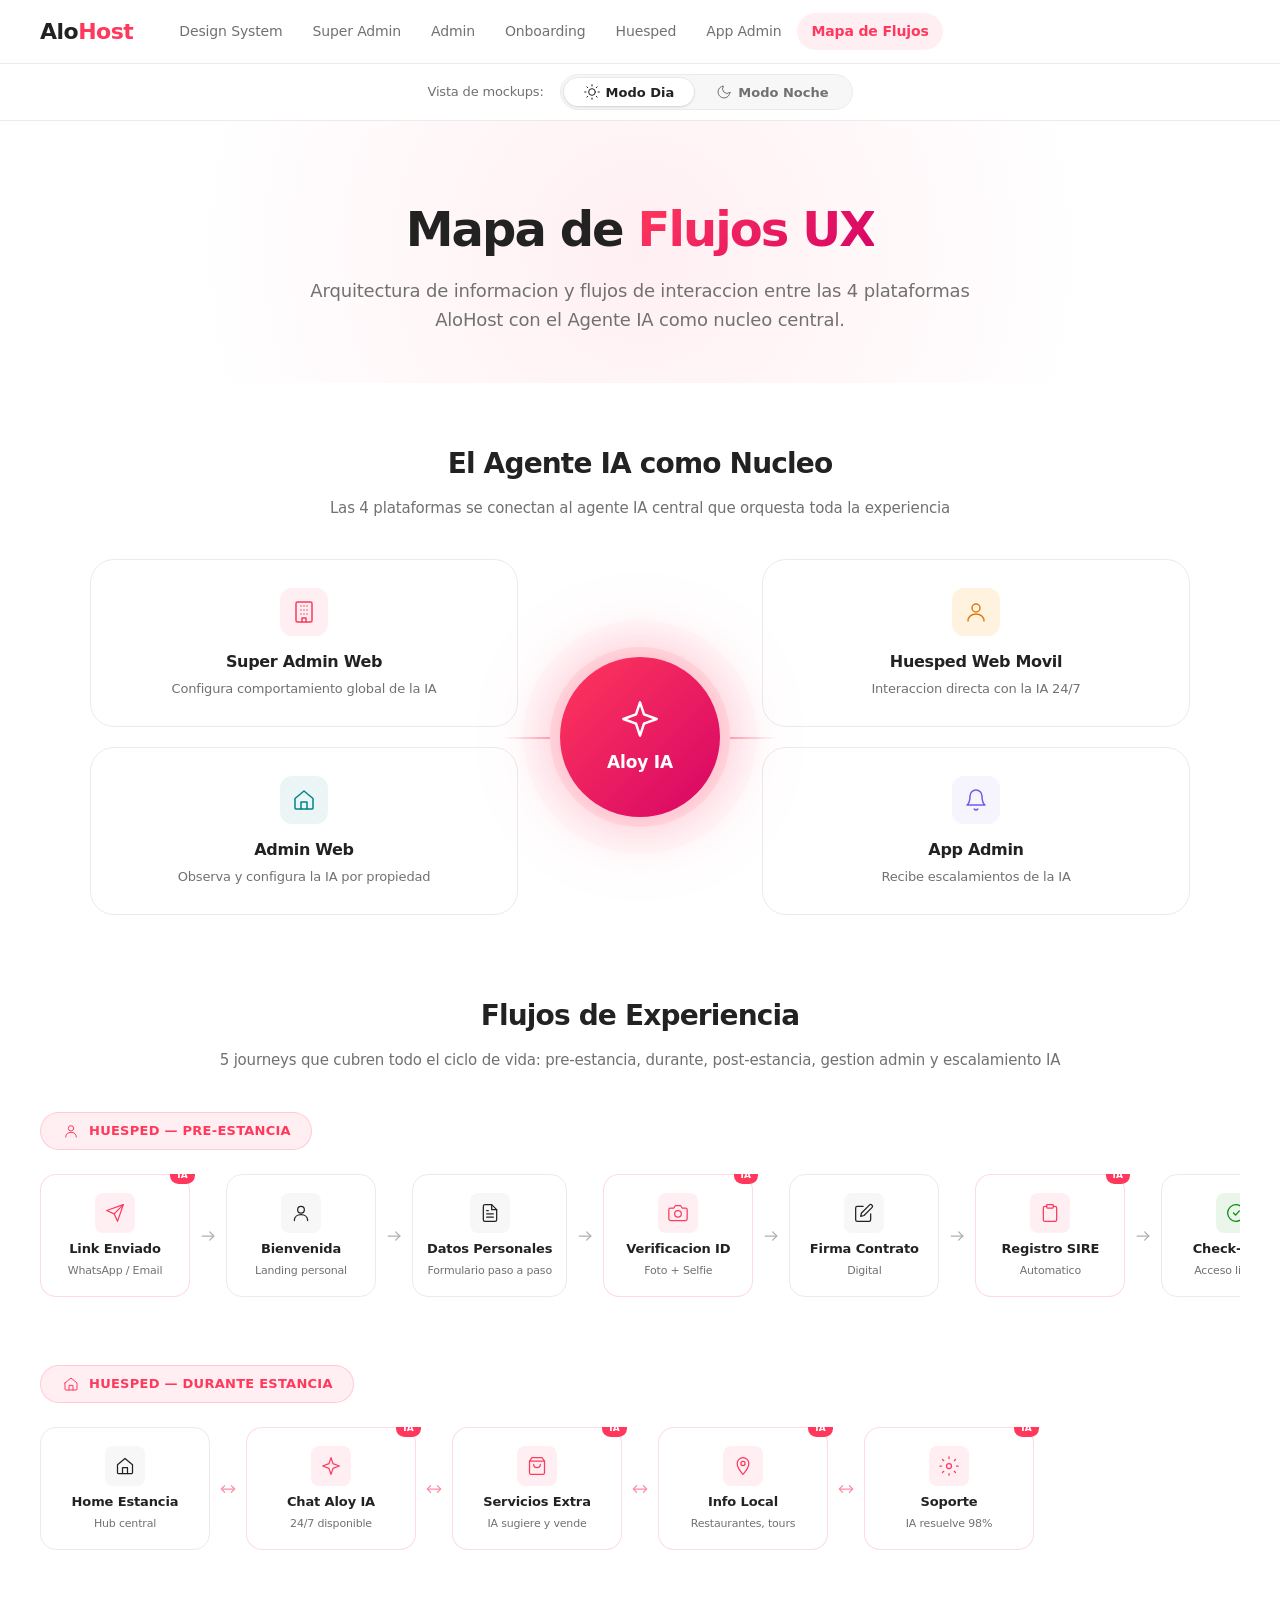
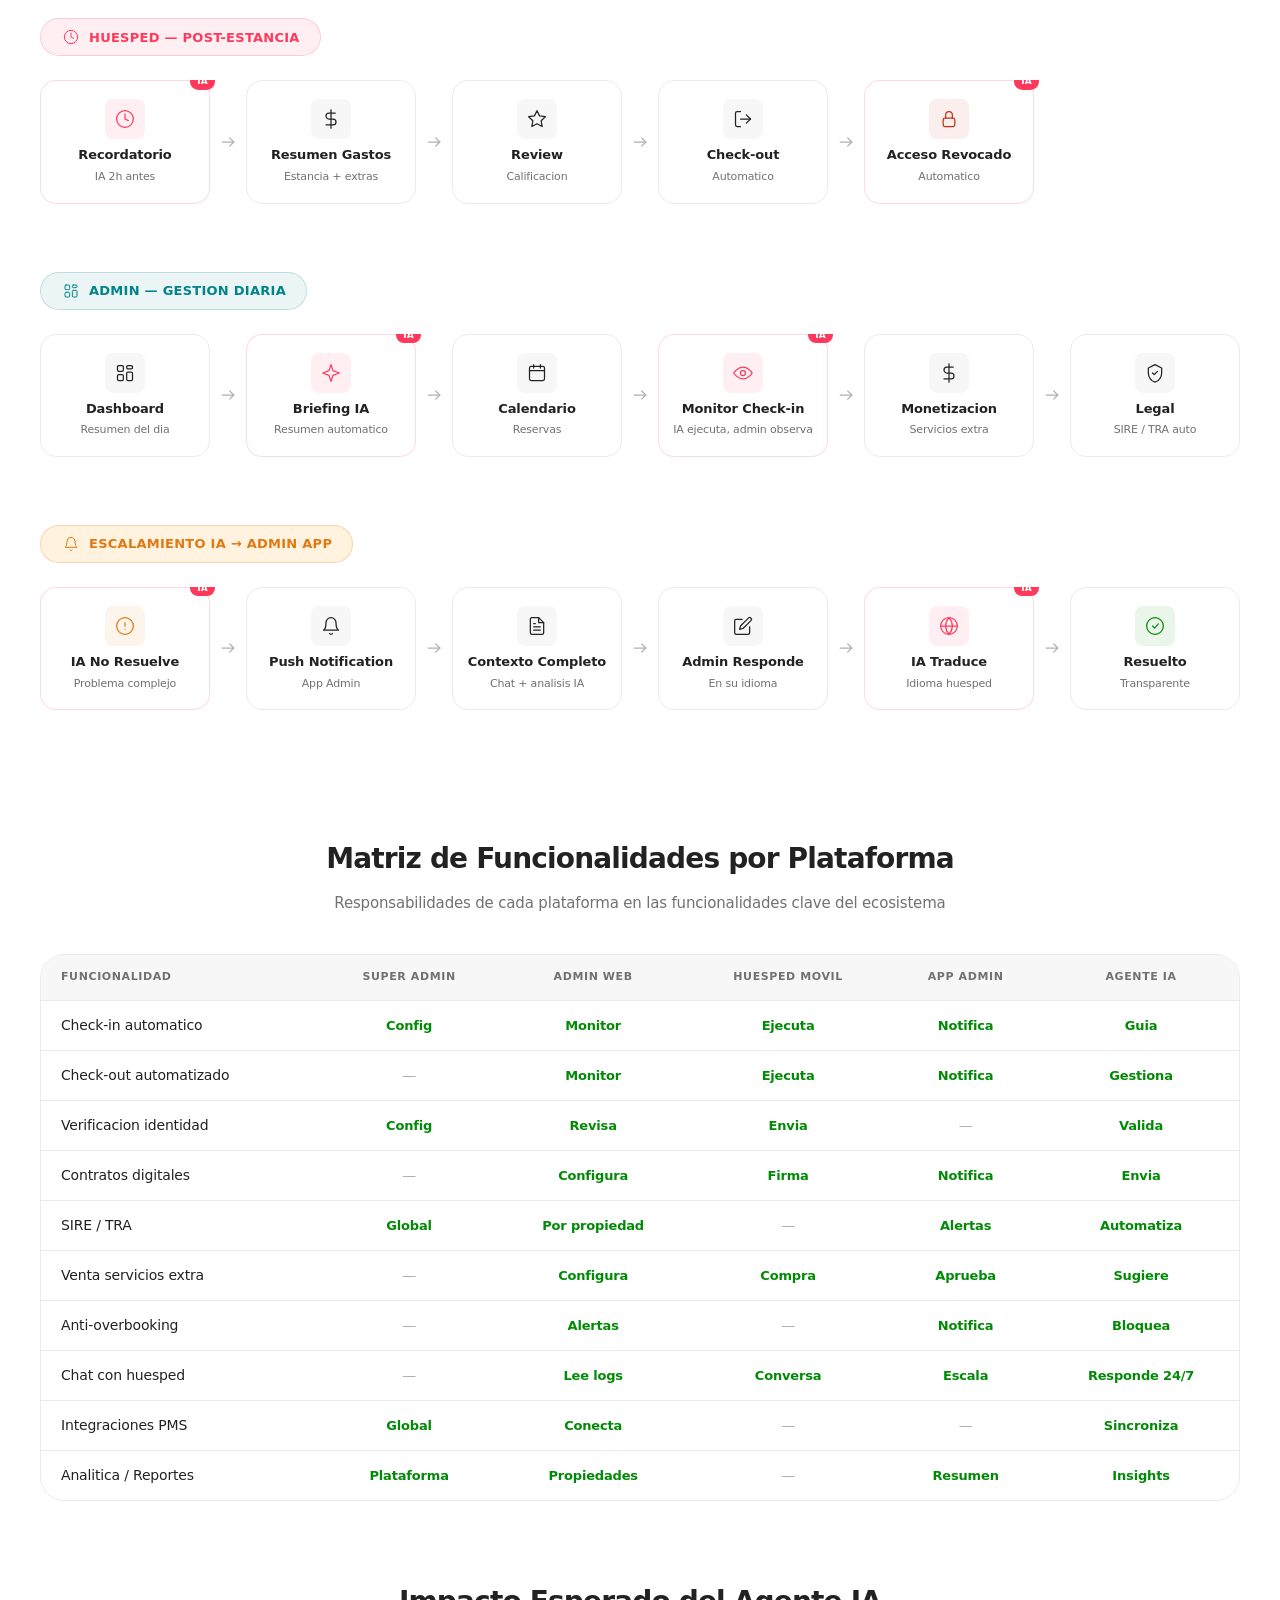
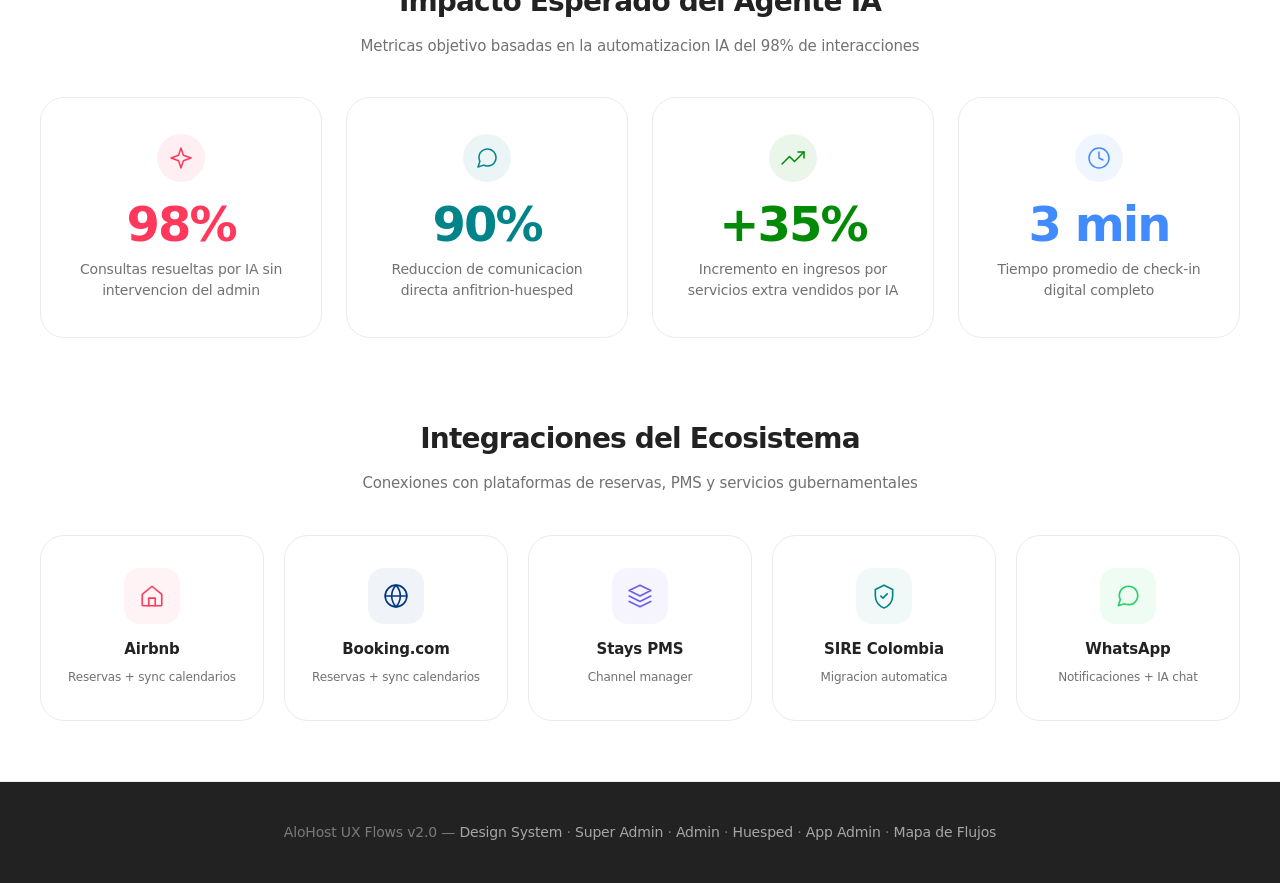
<file: flowmap.html>
<!DOCTYPE html>
<html lang="es">
<head>
<meta charset="UTF-8">
<meta name="viewport" content="width=device-width, initial-scale=1.0">
<title>AloHost — Mapa de Flujos UX</title>
<link rel="stylesheet" href="theme.css">
<link rel="stylesheet" href="icons.css">
<link rel="stylesheet" href="preview-toggle.css">
<script src="theme.js"></script>
<script src="icons.js"></script>
<script src="preview-toggle.js"></script>
<style>
.container { max-width: 1400px; margin: 0 auto; padding: 0 40px; }

/* Hero */
.hero {
  padding: 72px 40px 48px;
  text-align: center;
  position: relative;
  overflow: hidden;
}
.hero::before {
  content: '';
  position: absolute;
  top: 50%;
  left: 50%;
  transform: translate(-50%, -50%);
  width: 900px;
  height: 900px;
  background: radial-gradient(circle, var(--primary-soft), transparent 70%);
  border-radius: 50%;
  pointer-events: none;
}
.hero-content { position: relative; z-index: 1; }
.hero h1 {
  font-family: var(--font-display);
  font-size: 48px;
  font-weight: 800;
  letter-spacing: -0.04em;
  margin-bottom: 12px;
  color: var(--text-primary);
}
.hero h1 span {
  background: linear-gradient(135deg, var(--primary), var(--primary-dark));
  -webkit-background-clip: text;
  -webkit-text-fill-color: transparent;
  background-clip: text;
}
.hero p {
  font-size: 18px;
  color: var(--text-secondary);
  max-width: 680px;
  margin: 0 auto;
  line-height: 1.6;
}

/* ===== Section headers ===== */
.section-title {
  font-family: var(--font-display);
  font-size: 28px;
  font-weight: 700;
  letter-spacing: -0.03em;
  text-align: center;
  margin-bottom: 12px;
  color: var(--text-primary);
}
.section-subtitle {
  text-align: center;
  color: var(--text-secondary);
  font-size: 15px;
  margin-bottom: 40px;
  line-height: 1.5;
}

/* ===== AI Core Interaction Map ===== */
.interaction-map {
  padding: 60px 0 40px;
}
.interaction-grid {
  display: grid;
  grid-template-columns: 1fr auto 1fr;
  gap: 32px;
  align-items: center;
  max-width: 1100px;
  margin: 0 auto;
}
.interaction-col {
  display: flex;
  flex-direction: column;
  gap: 20px;
}
.platform-card {
  background: var(--bg-card);
  border: 1px solid var(--border-light);
  border-radius: var(--radius-xl);
  padding: 28px;
  text-align: center;
  transition: var(--transition);
  position: relative;
}
.platform-card:hover {
  box-shadow: var(--shadow-card-hover);
  transform: translateY(-2px);
}
.platform-card .p-icon {
  width: 48px;
  height: 48px;
  border-radius: var(--radius-md);
  display: flex;
  align-items: center;
  justify-content: center;
  margin: 0 auto 14px;
  color: var(--primary);
  background: var(--primary-soft);
}
.platform-card .p-icon svg {
  width: 24px;
  height: 24px;
  stroke: currentColor;
  fill: none;
  stroke-width: 1.5;
  stroke-linecap: round;
  stroke-linejoin: round;
}
.platform-card h3 {
  font-family: var(--font-display);
  font-size: 16px;
  font-weight: 700;
  color: var(--text-primary);
  margin-bottom: 6px;
  letter-spacing: -0.02em;
}
.platform-card p {
  font-size: 13px;
  color: var(--text-secondary);
  line-height: 1.4;
}

/* Connection lines */
.interaction-center {
  display: flex;
  flex-direction: column;
  align-items: center;
  position: relative;
}
.connection-lines {
  position: absolute;
  top: 0;
  left: 0;
  width: 100%;
  height: 100%;
  pointer-events: none;
}
.connection-line-left,
.connection-line-right {
  position: absolute;
  top: 50%;
  height: 2px;
  width: 48px;
  background: linear-gradient(90deg, var(--border-light), var(--primary), var(--border-light));
  opacity: 0.5;
}
.connection-line-left { left: -48px; }
.connection-line-right { right: -48px; }

/* AI Core orb */
.ai-core-wrapper {
  position: relative;
  width: 180px;
  height: 180px;
  display: flex;
  align-items: center;
  justify-content: center;
}
.ai-core-pulse {
  position: absolute;
  width: 100%;
  height: 100%;
  border-radius: 50%;
  background: var(--primary-soft);
  animation: pulse-ring 3s ease-in-out infinite;
}
.ai-core-pulse-2 {
  position: absolute;
  width: 130%;
  height: 130%;
  border-radius: 50%;
  background: var(--primary-soft);
  opacity: 0.3;
  animation: pulse-ring 3s ease-in-out infinite 0.5s;
}
@keyframes pulse-ring {
  0%, 100% { transform: scale(0.85); opacity: 0.4; }
  50% { transform: scale(1); opacity: 0.15; }
}
.ai-core {
  position: relative;
  width: 160px;
  height: 160px;
  border-radius: 50%;
  background: linear-gradient(135deg, var(--primary), var(--primary-dark));
  display: flex;
  flex-direction: column;
  align-items: center;
  justify-content: center;
  box-shadow: 0 0 50px var(--primary-glow), 0 0 100px rgba(255, 56, 92, 0.15);
  animation: core-glow 3s ease-in-out infinite alternate;
  z-index: 2;
}
@keyframes core-glow {
  from { box-shadow: 0 0 40px var(--primary-glow), 0 0 80px rgba(255, 56, 92, 0.1); }
  to { box-shadow: 0 0 60px var(--primary-glow), 0 0 120px rgba(255, 56, 92, 0.25); }
}
.ai-core .core-icon {
  color: #fff;
  margin-bottom: 4px;
}
.ai-core .core-icon svg {
  width: 40px;
  height: 40px;
  stroke: #fff;
  fill: none;
  stroke-width: 1.5;
  stroke-linecap: round;
  stroke-linejoin: round;
}
.ai-core .core-label {
  font-family: var(--font-display);
  font-size: 17px;
  font-weight: 700;
  color: #fff;
  letter-spacing: -0.01em;
}

/* ===== Journey Flows ===== */
.journeys-section {
  padding: 40px 0 20px;
}
.journey-block {
  margin-bottom: 56px;
}
.journey-header {
  display: flex;
  align-items: center;
  gap: 14px;
  margin-bottom: 24px;
}
.journey-badge {
  display: inline-flex;
  align-items: center;
  gap: 8px;
  padding: 8px 20px;
  border-radius: var(--radius-full);
  font-size: 13px;
  font-weight: 700;
  font-family: var(--font-display);
  letter-spacing: 0.02em;
}
.journey-badge .icon svg {
  width: 16px;
  height: 16px;
}
.journey-badge--guest {
  background: var(--primary-soft);
  color: var(--primary);
  border: 1px solid rgba(255, 56, 92, 0.2);
}
.journey-badge--admin {
  background: var(--accent-soft);
  color: var(--accent);
  border: 1px solid rgba(0, 132, 137, 0.2);
}
.journey-badge--escalation {
  background: var(--warning-light);
  color: var(--warning);
  border: 1px solid rgba(224, 121, 18, 0.25);
}

/* Flow row */
.flow-row {
  display: flex;
  align-items: stretch;
  gap: 0;
  overflow-x: auto;
  padding-bottom: 12px;
  -webkit-overflow-scrolling: touch;
}
.flow-node {
  min-width: 150px;
  max-width: 170px;
  flex: 1 0 auto;
  background: var(--bg-card);
  border: 1px solid var(--border-light);
  border-radius: var(--radius-lg);
  padding: 18px 14px;
  text-align: center;
  transition: var(--transition);
  display: flex;
  flex-direction: column;
  align-items: center;
  gap: 6px;
  position: relative;
}
.flow-node:hover {
  transform: translateY(-4px);
  box-shadow: var(--shadow-card-hover);
  border-color: var(--border-default);
}
.flow-node .node-icon {
  width: 40px;
  height: 40px;
  border-radius: var(--radius-sm);
  background: var(--bg-secondary);
  display: flex;
  align-items: center;
  justify-content: center;
  color: var(--text-primary);
  margin-bottom: 2px;
}
.flow-node .node-icon svg {
  width: 20px;
  height: 20px;
  stroke: currentColor;
  fill: none;
  stroke-width: 1.5;
  stroke-linecap: round;
  stroke-linejoin: round;
}
.flow-node .node-title {
  font-size: 13px;
  font-weight: 600;
  color: var(--text-primary);
  letter-spacing: -0.01em;
  line-height: 1.3;
}
.flow-node .node-sub {
  font-size: 11px;
  color: var(--text-secondary);
  line-height: 1.3;
}

/* AI badge on flow node */
.flow-node.ai-node .node-icon {
  background: var(--primary-soft);
  color: var(--primary);
}
.flow-node.ai-node {
  border-color: rgba(255, 56, 92, 0.18);
}
.ai-tag {
  position: absolute;
  top: -8px;
  right: -6px;
  background: var(--primary);
  color: #fff;
  font-size: 9px;
  font-weight: 700;
  padding: 2px 7px;
  border-radius: var(--radius-full);
  letter-spacing: 0.03em;
  line-height: 1.4;
}

/* Arrow connector */
.flow-arrow {
  display: flex;
  align-items: center;
  justify-content: center;
  flex-shrink: 0;
  width: 36px;
  color: var(--text-tertiary);
}
.flow-arrow svg {
  width: 20px;
  height: 20px;
  stroke: currentColor;
  fill: none;
  stroke-width: 1.5;
  stroke-linecap: round;
  stroke-linejoin: round;
}
.flow-arrow--bi svg {
  stroke: var(--primary-light);
  opacity: 0.7;
}

/* ===== Feature Matrix ===== */
.matrix-section {
  padding: 40px 0;
}
.matrix-wrap {
  background: var(--bg-card);
  border: 1px solid var(--border-light);
  border-radius: var(--radius-xl);
  overflow: hidden;
}
.matrix-wrap table {
  width: 100%;
  border-collapse: collapse;
}
.matrix-wrap thead {
  background: var(--bg-secondary);
}
.matrix-wrap th {
  text-align: left;
  padding: 14px 20px;
  font-size: 11px;
  font-weight: 700;
  color: var(--text-secondary);
  text-transform: uppercase;
  letter-spacing: 0.6px;
  border-bottom: 1px solid var(--border-light);
}
.matrix-wrap th:not(:first-child) { text-align: center; }
.matrix-wrap td {
  padding: 14px 20px;
  font-size: 14px;
  border-bottom: 1px solid var(--border-light);
  color: var(--text-primary);
}
.matrix-wrap td:not(:first-child) { text-align: center; }
.matrix-wrap tr:last-child td { border-bottom: none; }
.matrix-wrap tr:hover { background: var(--bg-hover); }

.cell-active {
  color: var(--success);
  font-weight: 600;
  font-size: 13px;
}
.cell-inactive {
  color: var(--text-tertiary);
  font-size: 14px;
}

/* ===== Impact Stats ===== */
.impact-section {
  padding: 40px 0;
}
.impact-grid {
  display: grid;
  grid-template-columns: repeat(4, 1fr);
  gap: 24px;
}
.impact-card {
  background: var(--bg-card);
  border: 1px solid var(--border-light);
  border-radius: var(--radius-xl);
  padding: 36px 28px;
  text-align: center;
  transition: var(--transition);
}
.impact-card:hover {
  transform: translateY(-4px);
  box-shadow: var(--shadow-lg);
  border-color: var(--primary);
}
.impact-card .impact-icon {
  width: 48px;
  height: 48px;
  border-radius: 50%;
  display: flex;
  align-items: center;
  justify-content: center;
  margin: 0 auto 16px;
}
.impact-card .impact-icon svg {
  width: 24px;
  height: 24px;
  stroke: currentColor;
  fill: none;
  stroke-width: 1.5;
  stroke-linecap: round;
  stroke-linejoin: round;
}
.impact-value {
  font-family: var(--font-display);
  font-size: 48px;
  font-weight: 800;
  letter-spacing: -0.04em;
  line-height: 1.1;
  margin-bottom: 8px;
}
.impact-label {
  font-size: 14px;
  color: var(--text-secondary);
  line-height: 1.5;
}

/* ===== Integrations ===== */
.integrations-section {
  padding: 40px 0 60px;
}
.integrations-grid {
  display: grid;
  grid-template-columns: repeat(5, 1fr);
  gap: 20px;
}
.integration-card {
  background: var(--bg-card);
  border: 1px solid var(--border-light);
  border-radius: var(--radius-xl);
  padding: 32px 20px;
  text-align: center;
  transition: var(--transition);
}
.integration-card:hover {
  transform: translateY(-3px);
  box-shadow: var(--shadow-card-hover);
}
.integration-card .int-icon {
  width: 56px;
  height: 56px;
  border-radius: var(--radius-lg);
  display: flex;
  align-items: center;
  justify-content: center;
  margin: 0 auto 14px;
}
.integration-card .int-icon svg {
  width: 26px;
  height: 26px;
  stroke: currentColor;
  fill: none;
  stroke-width: 1.5;
  stroke-linecap: round;
  stroke-linejoin: round;
}
.integration-card h4 {
  font-family: var(--font-display);
  font-size: 15px;
  font-weight: 700;
  color: var(--text-primary);
  margin-bottom: 4px;
  letter-spacing: -0.01em;
}
.integration-card .int-sub {
  font-size: 12px;
  color: var(--text-secondary);
}

/* ===== Footer ===== */
.site-footer {
  background: var(--sidebar-bg);
  padding: 40px;
  text-align: center;
  border-top: 1px solid var(--border-light);
}
.site-footer p {
  color: rgba(255, 255, 255, 0.4);
  font-size: 14px;
}
.site-footer a {
  color: rgba(255, 255, 255, 0.6);
  text-decoration: none;
  transition: color 0.2s;
}
.site-footer a:hover { color: #fff; }

/* ===== Responsive ===== */
@media (max-width: 1100px) {
  .interaction-grid { grid-template-columns: 1fr; gap: 24px; }
  .interaction-col { flex-direction: row; }
  .connection-line-left, .connection-line-right { display: none; }
  .impact-grid { grid-template-columns: repeat(2, 1fr); }
  .integrations-grid { grid-template-columns: repeat(3, 1fr); }
}
@media (max-width: 768px) {
  .container { padding: 0 20px; }
  .hero { padding: 48px 20px 32px; }
  .hero h1 { font-size: 32px; }
  .interaction-col { flex-direction: column; }
  .integrations-grid { grid-template-columns: repeat(2, 1fr); }
  .impact-grid { grid-template-columns: 1fr 1fr; }
  .flow-node { min-width: 130px; }
}
</style>
</head>
<body>

<!-- ===== Top Nav ===== -->
<nav class="top-nav">
  <div class="top-nav-left">
    <a href="design-system.html" class="logo">Alo<span>Host</span></a>
    <div class="nav-links">
      <a href="design-system.html" class="nav-link">Design System</a>
      <a href="superadmin.html" class="nav-link">Super Admin</a>
      <a href="admin.html" class="nav-link">Admin</a>
      <a href="admin-onboarding.html" class="nav-link">Onboarding</a>
      <a href="guest-mobile.html" class="nav-link">Huesped</a>
      <a href="admin-app.html" class="nav-link">App Admin</a>
      <a href="flowmap.html" class="nav-link active">Mapa de Flujos</a>
    </div>
  </div>
</nav>

<!-- ===== Hero ===== -->
<section class="hero">
  <div class="hero-content">
    <h1>Mapa de <span>Flujos UX</span></h1>
    <p>Arquitectura de informacion y flujos de interaccion entre las 4 plataformas AloHost con el Agente IA como nucleo central.</p>
  </div>
</section>

<!-- ===== AI as Center: Interaction Diagram ===== -->
<section class="interaction-map">
  <div class="container">
    <h2 class="section-title">El Agente IA como Nucleo</h2>
    <p class="section-subtitle">Las 4 plataformas se conectan al agente IA central que orquesta toda la experiencia</p>

    <div class="interaction-grid">
      <!-- Left column -->
      <div class="interaction-col">
        <div class="platform-card">
          <div class="p-icon">
            <svg viewBox="0 0 24 24"><rect x="4" y="2" width="16" height="20" rx="1.5"/><line x1="9" y1="6" x2="9" y2="6.01"/><line x1="12" y1="6" x2="12" y2="6.01"/><line x1="15" y1="6" x2="15" y2="6.01"/><line x1="9" y1="10" x2="9" y2="10.01"/><line x1="12" y1="10" x2="12" y2="10.01"/><line x1="15" y1="10" x2="15" y2="10.01"/><line x1="9" y1="14" x2="9" y2="14.01"/><line x1="12" y1="14" x2="12" y2="14.01"/><line x1="15" y1="14" x2="15" y2="14.01"/><path d="M10 22v-4h4v4"/></svg>
          </div>
          <h3>Super Admin Web</h3>
          <p>Configura comportamiento global de la IA</p>
        </div>
        <div class="platform-card">
          <div class="p-icon" style="background: var(--accent-soft); color: var(--accent);">
            <svg viewBox="0 0 24 24"><path d="M3 10.5L12 3l9 7.5V20a1 1 0 01-1 1H4a1 1 0 01-1-1v-9.5z"/><path d="M9 21V14h6v7"/></svg>
          </div>
          <h3>Admin Web</h3>
          <p>Observa y configura la IA por propiedad</p>
        </div>
      </div>

      <!-- Center: AI Core -->
      <div class="interaction-center">
        <div class="connection-line-left" style="position:absolute;top:50%;left:-48px;width:48px;height:2px;background:linear-gradient(90deg,transparent,var(--primary));opacity:0.4;"></div>
        <div class="connection-line-right" style="position:absolute;top:50%;right:-48px;width:48px;height:2px;background:linear-gradient(90deg,var(--primary),transparent);opacity:0.4;"></div>
        <div class="ai-core-wrapper">
          <div class="ai-core-pulse-2"></div>
          <div class="ai-core-pulse"></div>
          <div class="ai-core">
            <span class="core-icon">
              <svg viewBox="0 0 24 24"><path d="M12 2l2.4 7.2L22 12l-7.6 2.8L12 22l-2.4-7.2L2 12l7.6-2.8L12 2z"/></svg>
            </span>
            <span class="core-label">Aloy IA</span>
          </div>
        </div>
      </div>

      <!-- Right column -->
      <div class="interaction-col">
        <div class="platform-card">
          <div class="p-icon" style="background: var(--warning-light); color: var(--warning);">
            <svg viewBox="0 0 24 24"><circle cx="12" cy="8" r="4"/><path d="M20 21c0-4.418-3.582-7-8-7s-8 2.582-8 7"/></svg>
          </div>
          <h3>Huesped Web Movil</h3>
          <p>Interaccion directa con la IA 24/7</p>
        </div>
        <div class="platform-card">
          <div class="p-icon" style="background: var(--ota-stays-bg); color: var(--ota-stays);">
            <svg viewBox="0 0 24 24"><path d="M18 8A6 6 0 006 8c0 7-3 9-3 9h18s-3-2-3-9"/><path d="M13.73 21a2 2 0 01-3.46 0"/></svg>
          </div>
          <h3>App Admin</h3>
          <p>Recibe escalamientos de la IA</p>
        </div>
      </div>
    </div>
  </div>
</section>

<!-- ===== 5 Journey Flows ===== -->
<section class="journeys-section">
  <div class="container">
    <h2 class="section-title">Flujos de Experiencia</h2>
    <p class="section-subtitle">5 journeys que cubren todo el ciclo de vida: pre-estancia, durante, post-estancia, gestion admin y escalamiento IA</p>

    <!-- Flow 1: Guest Pre-Stay -->
    <div class="journey-block">
      <div class="journey-header">
        <span class="journey-badge journey-badge--guest">
          <span class="icon"><svg viewBox="0 0 24 24"><circle cx="12" cy="8" r="4"/><path d="M20 21c0-4.418-3.582-7-8-7s-8 2.582-8 7"/></svg></span>
          HUESPED — PRE-ESTANCIA
        </span>
      </div>
      <div class="flow-row">
        <!-- Node 1: Link sent -->
        <div class="flow-node ai-node">
          <span class="ai-tag">IA</span>
          <div class="node-icon">
            <svg viewBox="0 0 24 24"><line x1="22" y1="2" x2="11" y2="13"/><polygon points="22 2 15 22 11 13 2 9 22 2"/></svg>
          </div>
          <span class="node-title">Link Enviado</span>
          <span class="node-sub">WhatsApp / Email</span>
        </div>
        <div class="flow-arrow"><svg viewBox="0 0 24 24"><line x1="5" y1="12" x2="19" y2="12"/><polyline points="14 7 19 12 14 17"/></svg></div>

        <!-- Node 2: Welcome -->
        <div class="flow-node">
          <div class="node-icon">
            <svg viewBox="0 0 24 24"><circle cx="12" cy="8" r="4"/><path d="M20 21c0-4.418-3.582-7-8-7s-8 2.582-8 7"/></svg>
          </div>
          <span class="node-title">Bienvenida</span>
          <span class="node-sub">Landing personal</span>
        </div>
        <div class="flow-arrow"><svg viewBox="0 0 24 24"><line x1="5" y1="12" x2="19" y2="12"/><polyline points="14 7 19 12 14 17"/></svg></div>

        <!-- Node 3: Personal Data -->
        <div class="flow-node">
          <div class="node-icon">
            <svg viewBox="0 0 24 24"><path d="M14 2H6a2 2 0 00-2 2v16a2 2 0 002 2h12a2 2 0 002-2V8l-6-6z"/><polyline points="14 2 14 8 20 8"/><line x1="16" y1="13" x2="8" y2="13"/><line x1="16" y1="17" x2="8" y2="17"/><line x1="10" y1="9" x2="8" y2="9"/></svg>
          </div>
          <span class="node-title">Datos Personales</span>
          <span class="node-sub">Formulario paso a paso</span>
        </div>
        <div class="flow-arrow"><svg viewBox="0 0 24 24"><line x1="5" y1="12" x2="19" y2="12"/><polyline points="14 7 19 12 14 17"/></svg></div>

        <!-- Node 4: ID Verification -->
        <div class="flow-node ai-node">
          <span class="ai-tag">IA</span>
          <div class="node-icon">
            <svg viewBox="0 0 24 24"><path d="M23 19a2 2 0 01-2 2H3a2 2 0 01-2-2V8a2 2 0 012-2h4l2-3h6l2 3h4a2 2 0 012 2v11z"/><circle cx="12" cy="13" r="4"/></svg>
          </div>
          <span class="node-title">Verificacion ID</span>
          <span class="node-sub">Foto + Selfie</span>
        </div>
        <div class="flow-arrow"><svg viewBox="0 0 24 24"><line x1="5" y1="12" x2="19" y2="12"/><polyline points="14 7 19 12 14 17"/></svg></div>

        <!-- Node 5: Contract -->
        <div class="flow-node">
          <div class="node-icon">
            <svg viewBox="0 0 24 24"><path d="M11 4H4a2 2 0 00-2 2v14a2 2 0 002 2h14a2 2 0 002-2v-7"/><path d="M18.5 2.5a2.121 2.121 0 013 3L12 15l-4 1 1-4 9.5-9.5z"/></svg>
          </div>
          <span class="node-title">Firma Contrato</span>
          <span class="node-sub">Digital</span>
        </div>
        <div class="flow-arrow"><svg viewBox="0 0 24 24"><line x1="5" y1="12" x2="19" y2="12"/><polyline points="14 7 19 12 14 17"/></svg></div>

        <!-- Node 6: SIRE -->
        <div class="flow-node ai-node">
          <span class="ai-tag">IA</span>
          <div class="node-icon">
            <svg viewBox="0 0 24 24"><path d="M16 4h2a2 2 0 012 2v14a2 2 0 01-2 2H6a2 2 0 01-2-2V6a2 2 0 012-2h2"/><rect x="8" y="2" width="8" height="4" rx="1"/></svg>
          </div>
          <span class="node-title">Registro SIRE</span>
          <span class="node-sub">Automatico</span>
        </div>
        <div class="flow-arrow"><svg viewBox="0 0 24 24"><line x1="5" y1="12" x2="19" y2="12"/><polyline points="14 7 19 12 14 17"/></svg></div>

        <!-- Node 7: Check-in OK -->
        <div class="flow-node">
          <div class="node-icon" style="background: rgba(0,138,5,0.08); color: var(--success);">
            <svg viewBox="0 0 24 24"><circle cx="12" cy="12" r="10"/><polyline points="9 12 11.5 14.5 16 9.5"/></svg>
          </div>
          <span class="node-title">Check-in OK</span>
          <span class="node-sub">Acceso liberado</span>
        </div>
      </div>
    </div>

    <!-- Flow 2: Guest During Stay -->
    <div class="journey-block">
      <div class="journey-header">
        <span class="journey-badge journey-badge--guest">
          <span class="icon"><svg viewBox="0 0 24 24"><path d="M3 10.5L12 3l9 7.5V20a1 1 0 01-1 1H4a1 1 0 01-1-1v-9.5z"/><path d="M9 21V14h6v7"/></svg></span>
          HUESPED — DURANTE ESTANCIA
        </span>
      </div>
      <div class="flow-row">
        <!-- Node 1: Stay Home -->
        <div class="flow-node">
          <div class="node-icon">
            <svg viewBox="0 0 24 24"><path d="M3 10.5L12 3l9 7.5V20a1 1 0 01-1 1H4a1 1 0 01-1-1v-9.5z"/><path d="M9 21V14h6v7"/></svg>
          </div>
          <span class="node-title">Home Estancia</span>
          <span class="node-sub">Hub central</span>
        </div>
        <div class="flow-arrow flow-arrow--bi"><svg viewBox="0 0 24 24"><line x1="5" y1="12" x2="19" y2="12"/><polyline points="8 8 4 12 8 16"/><polyline points="16 8 20 12 16 16"/></svg></div>

        <!-- Node 2: AI Chat -->
        <div class="flow-node ai-node">
          <span class="ai-tag">IA</span>
          <div class="node-icon">
            <svg viewBox="0 0 24 24"><path d="M12 2l2.4 7.2L22 12l-7.6 2.8L12 22l-2.4-7.2L2 12l7.6-2.8L12 2z"/></svg>
          </div>
          <span class="node-title">Chat Aloy IA</span>
          <span class="node-sub">24/7 disponible</span>
        </div>
        <div class="flow-arrow flow-arrow--bi"><svg viewBox="0 0 24 24"><line x1="5" y1="12" x2="19" y2="12"/><polyline points="8 8 4 12 8 16"/><polyline points="16 8 20 12 16 16"/></svg></div>

        <!-- Node 3: Extra Services -->
        <div class="flow-node ai-node">
          <span class="ai-tag">IA</span>
          <div class="node-icon">
            <svg viewBox="0 0 24 24"><path d="M6 2L3 6v14a2 2 0 002 2h14a2 2 0 002-2V6l-3-4H6z"/><line x1="3" y1="6" x2="21" y2="6"/><path d="M16 10a4 4 0 01-8 0"/></svg>
          </div>
          <span class="node-title">Servicios Extra</span>
          <span class="node-sub">IA sugiere y vende</span>
        </div>
        <div class="flow-arrow flow-arrow--bi"><svg viewBox="0 0 24 24"><line x1="5" y1="12" x2="19" y2="12"/><polyline points="8 8 4 12 8 16"/><polyline points="16 8 20 12 16 16"/></svg></div>

        <!-- Node 4: Local Info -->
        <div class="flow-node ai-node">
          <span class="ai-tag">IA</span>
          <div class="node-icon">
            <svg viewBox="0 0 24 24"><path d="M12 2C8.13 2 5 5.13 5 9c0 5.25 7 13 7 13s7-7.75 7-13c0-3.87-3.13-7-7-7z"/><circle cx="12" cy="9" r="2.5"/></svg>
          </div>
          <span class="node-title">Info Local</span>
          <span class="node-sub">Restaurantes, tours</span>
        </div>
        <div class="flow-arrow flow-arrow--bi"><svg viewBox="0 0 24 24"><line x1="5" y1="12" x2="19" y2="12"/><polyline points="8 8 4 12 8 16"/><polyline points="16 8 20 12 16 16"/></svg></div>

        <!-- Node 5: Support -->
        <div class="flow-node ai-node">
          <span class="ai-tag">IA</span>
          <div class="node-icon">
            <svg viewBox="0 0 24 24"><circle cx="12" cy="12" r="3"/><path d="M12 1v2m0 18v2M4.22 4.22l1.42 1.42m12.72 12.72l1.42 1.42M1 12h2m18 0h2M4.22 19.78l1.42-1.42M18.36 5.64l1.42-1.42"/></svg>
          </div>
          <span class="node-title">Soporte</span>
          <span class="node-sub">IA resuelve 98%</span>
        </div>
      </div>
    </div>

    <!-- Flow 3: Guest Post-Stay -->
    <div class="journey-block">
      <div class="journey-header">
        <span class="journey-badge journey-badge--guest">
          <span class="icon"><svg viewBox="0 0 24 24"><circle cx="12" cy="12" r="10"/><polyline points="12 6 12 12 16 14"/></svg></span>
          HUESPED — POST-ESTANCIA
        </span>
      </div>
      <div class="flow-row">
        <!-- Node 1: Reminder -->
        <div class="flow-node ai-node">
          <span class="ai-tag">IA</span>
          <div class="node-icon">
            <svg viewBox="0 0 24 24"><circle cx="12" cy="12" r="10"/><polyline points="12 6 12 12 16 14"/></svg>
          </div>
          <span class="node-title">Recordatorio</span>
          <span class="node-sub">IA 2h antes</span>
        </div>
        <div class="flow-arrow"><svg viewBox="0 0 24 24"><line x1="5" y1="12" x2="19" y2="12"/><polyline points="14 7 19 12 14 17"/></svg></div>

        <!-- Node 2: Expense Summary -->
        <div class="flow-node">
          <div class="node-icon">
            <svg viewBox="0 0 24 24"><line x1="12" y1="1" x2="12" y2="23"/><path d="M17 5H9.5a3.5 3.5 0 000 7h5a3.5 3.5 0 010 7H6"/></svg>
          </div>
          <span class="node-title">Resumen Gastos</span>
          <span class="node-sub">Estancia + extras</span>
        </div>
        <div class="flow-arrow"><svg viewBox="0 0 24 24"><line x1="5" y1="12" x2="19" y2="12"/><polyline points="14 7 19 12 14 17"/></svg></div>

        <!-- Node 3: Review -->
        <div class="flow-node">
          <div class="node-icon">
            <svg viewBox="0 0 24 24"><polygon points="12 2 15.09 8.26 22 9.27 17 14.14 18.18 21.02 12 17.77 5.82 21.02 7 14.14 2 9.27 8.91 8.26 12 2"/></svg>
          </div>
          <span class="node-title">Review</span>
          <span class="node-sub">Calificacion</span>
        </div>
        <div class="flow-arrow"><svg viewBox="0 0 24 24"><line x1="5" y1="12" x2="19" y2="12"/><polyline points="14 7 19 12 14 17"/></svg></div>

        <!-- Node 4: Check-out -->
        <div class="flow-node">
          <div class="node-icon">
            <svg viewBox="0 0 24 24"><path d="M9 21H5a2 2 0 01-2-2V5a2 2 0 012-2h4"/><polyline points="16 17 21 12 16 7"/><line x1="21" y1="12" x2="9" y2="12"/></svg>
          </div>
          <span class="node-title">Check-out</span>
          <span class="node-sub">Automatico</span>
        </div>
        <div class="flow-arrow"><svg viewBox="0 0 24 24"><line x1="5" y1="12" x2="19" y2="12"/><polyline points="14 7 19 12 14 17"/></svg></div>

        <!-- Node 5: Access Revoked -->
        <div class="flow-node ai-node">
          <span class="ai-tag">IA</span>
          <div class="node-icon" style="background: rgba(193,53,21,0.08); color: var(--danger);">
            <svg viewBox="0 0 24 24"><rect x="5" y="11" width="14" height="10" rx="2"/><path d="M8 11V7a4 4 0 018 0v4"/></svg>
          </div>
          <span class="node-title">Acceso Revocado</span>
          <span class="node-sub">Automatico</span>
        </div>
      </div>
    </div>

    <!-- Flow 4: Admin Daily -->
    <div class="journey-block">
      <div class="journey-header">
        <span class="journey-badge journey-badge--admin">
          <span class="icon"><svg viewBox="0 0 24 24"><rect x="3" y="3" width="7" height="7" rx="1.5"/><rect x="14" y="3" width="7" height="4" rx="1.5"/><rect x="3" y="14" width="7" height="7" rx="1.5"/><rect x="14" y="11" width="7" height="10" rx="1.5"/></svg></span>
          ADMIN — GESTION DIARIA
        </span>
      </div>
      <div class="flow-row">
        <!-- Node 1: Dashboard -->
        <div class="flow-node">
          <div class="node-icon">
            <svg viewBox="0 0 24 24"><rect x="3" y="3" width="7" height="7" rx="1.5"/><rect x="14" y="3" width="7" height="4" rx="1.5"/><rect x="3" y="14" width="7" height="7" rx="1.5"/><rect x="14" y="11" width="7" height="10" rx="1.5"/></svg>
          </div>
          <span class="node-title">Dashboard</span>
          <span class="node-sub">Resumen del dia</span>
        </div>
        <div class="flow-arrow"><svg viewBox="0 0 24 24"><line x1="5" y1="12" x2="19" y2="12"/><polyline points="14 7 19 12 14 17"/></svg></div>

        <!-- Node 2: AI Briefing -->
        <div class="flow-node ai-node">
          <span class="ai-tag">IA</span>
          <div class="node-icon">
            <svg viewBox="0 0 24 24"><path d="M12 2l2.4 7.2L22 12l-7.6 2.8L12 22l-2.4-7.2L2 12l7.6-2.8L12 2z"/></svg>
          </div>
          <span class="node-title">Briefing IA</span>
          <span class="node-sub">Resumen automatico</span>
        </div>
        <div class="flow-arrow"><svg viewBox="0 0 24 24"><line x1="5" y1="12" x2="19" y2="12"/><polyline points="14 7 19 12 14 17"/></svg></div>

        <!-- Node 3: Calendar -->
        <div class="flow-node">
          <div class="node-icon">
            <svg viewBox="0 0 24 24"><rect x="3" y="4" width="18" height="17" rx="2"/><line x1="3" y1="9" x2="21" y2="9"/><line x1="8" y1="2" x2="8" y2="6"/><line x1="16" y1="2" x2="16" y2="6"/></svg>
          </div>
          <span class="node-title">Calendario</span>
          <span class="node-sub">Reservas</span>
        </div>
        <div class="flow-arrow"><svg viewBox="0 0 24 24"><line x1="5" y1="12" x2="19" y2="12"/><polyline points="14 7 19 12 14 17"/></svg></div>

        <!-- Node 4: Monitor Check-in -->
        <div class="flow-node ai-node">
          <span class="ai-tag">IA</span>
          <div class="node-icon">
            <svg viewBox="0 0 24 24"><path d="M1 12s4-7 11-7 11 7 11 7-4 7-11 7S1 12 1 12z"/><circle cx="12" cy="12" r="3"/></svg>
          </div>
          <span class="node-title">Monitor Check-in</span>
          <span class="node-sub">IA ejecuta, admin observa</span>
        </div>
        <div class="flow-arrow"><svg viewBox="0 0 24 24"><line x1="5" y1="12" x2="19" y2="12"/><polyline points="14 7 19 12 14 17"/></svg></div>

        <!-- Node 5: Monetization -->
        <div class="flow-node">
          <div class="node-icon">
            <svg viewBox="0 0 24 24"><line x1="12" y1="1" x2="12" y2="23"/><path d="M17 5H9.5a3.5 3.5 0 000 7h5a3.5 3.5 0 010 7H6"/></svg>
          </div>
          <span class="node-title">Monetizacion</span>
          <span class="node-sub">Servicios extra</span>
        </div>
        <div class="flow-arrow"><svg viewBox="0 0 24 24"><line x1="5" y1="12" x2="19" y2="12"/><polyline points="14 7 19 12 14 17"/></svg></div>

        <!-- Node 6: Legal -->
        <div class="flow-node">
          <div class="node-icon">
            <svg viewBox="0 0 24 24"><path d="M12 2l8 4v6c0 5.25-3.5 9.74-8 11-4.5-1.26-8-5.75-8-11V6l8-4z"/><polyline points="9 12 11 14 15 10"/></svg>
          </div>
          <span class="node-title">Legal</span>
          <span class="node-sub">SIRE / TRA auto</span>
        </div>
      </div>
    </div>

    <!-- Flow 5: AI Escalation -->
    <div class="journey-block">
      <div class="journey-header">
        <span class="journey-badge journey-badge--escalation">
          <span class="icon"><svg viewBox="0 0 24 24"><path d="M18 8A6 6 0 006 8c0 7-3 9-3 9h18s-3-2-3-9"/><path d="M13.73 21a2 2 0 01-3.46 0"/></svg></span>
          ESCALAMIENTO IA &rarr; ADMIN APP
        </span>
      </div>
      <div class="flow-row">
        <!-- Node 1: AI Can't Resolve -->
        <div class="flow-node ai-node">
          <span class="ai-tag">IA</span>
          <div class="node-icon" style="background: rgba(224,121,18,0.08); color: var(--warning);">
            <svg viewBox="0 0 24 24"><circle cx="12" cy="12" r="10"/><line x1="12" y1="8" x2="12" y2="12"/><line x1="12" y1="16" x2="12.01" y2="16"/></svg>
          </div>
          <span class="node-title">IA No Resuelve</span>
          <span class="node-sub">Problema complejo</span>
        </div>
        <div class="flow-arrow"><svg viewBox="0 0 24 24"><line x1="5" y1="12" x2="19" y2="12"/><polyline points="14 7 19 12 14 17"/></svg></div>

        <!-- Node 2: Push Notification -->
        <div class="flow-node">
          <div class="node-icon">
            <svg viewBox="0 0 24 24"><path d="M18 8A6 6 0 006 8c0 7-3 9-3 9h18s-3-2-3-9"/><path d="M13.73 21a2 2 0 01-3.46 0"/></svg>
          </div>
          <span class="node-title">Push Notification</span>
          <span class="node-sub">App Admin</span>
        </div>
        <div class="flow-arrow"><svg viewBox="0 0 24 24"><line x1="5" y1="12" x2="19" y2="12"/><polyline points="14 7 19 12 14 17"/></svg></div>

        <!-- Node 3: Full Context -->
        <div class="flow-node">
          <div class="node-icon">
            <svg viewBox="0 0 24 24"><path d="M14 2H6a2 2 0 00-2 2v16a2 2 0 002 2h12a2 2 0 002-2V8l-6-6z"/><polyline points="14 2 14 8 20 8"/><line x1="16" y1="13" x2="8" y2="13"/><line x1="16" y1="17" x2="8" y2="17"/><line x1="10" y1="9" x2="8" y2="9"/></svg>
          </div>
          <span class="node-title">Contexto Completo</span>
          <span class="node-sub">Chat + analisis IA</span>
        </div>
        <div class="flow-arrow"><svg viewBox="0 0 24 24"><line x1="5" y1="12" x2="19" y2="12"/><polyline points="14 7 19 12 14 17"/></svg></div>

        <!-- Node 4: Admin Responds -->
        <div class="flow-node">
          <div class="node-icon">
            <svg viewBox="0 0 24 24"><path d="M11 4H4a2 2 0 00-2 2v14a2 2 0 002 2h14a2 2 0 002-2v-7"/><path d="M18.5 2.5a2.121 2.121 0 013 3L12 15l-4 1 1-4 9.5-9.5z"/></svg>
          </div>
          <span class="node-title">Admin Responde</span>
          <span class="node-sub">En su idioma</span>
        </div>
        <div class="flow-arrow"><svg viewBox="0 0 24 24"><line x1="5" y1="12" x2="19" y2="12"/><polyline points="14 7 19 12 14 17"/></svg></div>

        <!-- Node 5: AI Translates -->
        <div class="flow-node ai-node">
          <span class="ai-tag">IA</span>
          <div class="node-icon">
            <svg viewBox="0 0 24 24"><circle cx="12" cy="12" r="10"/><line x1="2" y1="12" x2="22" y2="12"/><path d="M12 2a15.3 15.3 0 014 10 15.3 15.3 0 01-4 10 15.3 15.3 0 01-4-10 15.3 15.3 0 014-10z"/></svg>
          </div>
          <span class="node-title">IA Traduce</span>
          <span class="node-sub">Idioma huesped</span>
        </div>
        <div class="flow-arrow"><svg viewBox="0 0 24 24"><line x1="5" y1="12" x2="19" y2="12"/><polyline points="14 7 19 12 14 17"/></svg></div>

        <!-- Node 6: Resolved -->
        <div class="flow-node">
          <div class="node-icon" style="background: rgba(0,138,5,0.08); color: var(--success);">
            <svg viewBox="0 0 24 24"><circle cx="12" cy="12" r="10"/><polyline points="9 12 11.5 14.5 16 9.5"/></svg>
          </div>
          <span class="node-title">Resuelto</span>
          <span class="node-sub">Transparente</span>
        </div>
      </div>
    </div>

  </div>
</section>

<!-- ===== Feature Matrix Table ===== -->
<section class="matrix-section">
  <div class="container">
    <h2 class="section-title">Matriz de Funcionalidades por Plataforma</h2>
    <p class="section-subtitle">Responsabilidades de cada plataforma en las funcionalidades clave del ecosistema</p>

    <div class="matrix-wrap">
      <table>
        <thead>
          <tr>
            <th>Funcionalidad</th>
            <th>Super Admin</th>
            <th>Admin Web</th>
            <th>Huesped Movil</th>
            <th>App Admin</th>
            <th>Agente IA</th>
          </tr>
        </thead>
        <tbody>
          <tr>
            <td>Check-in automatico</td>
            <td><span class="cell-active">Config</span></td>
            <td><span class="cell-active">Monitor</span></td>
            <td><span class="cell-active">Ejecuta</span></td>
            <td><span class="cell-active">Notifica</span></td>
            <td><span class="cell-active">Guia</span></td>
          </tr>
          <tr>
            <td>Check-out automatizado</td>
            <td><span class="cell-inactive">&mdash;</span></td>
            <td><span class="cell-active">Monitor</span></td>
            <td><span class="cell-active">Ejecuta</span></td>
            <td><span class="cell-active">Notifica</span></td>
            <td><span class="cell-active">Gestiona</span></td>
          </tr>
          <tr>
            <td>Verificacion identidad</td>
            <td><span class="cell-active">Config</span></td>
            <td><span class="cell-active">Revisa</span></td>
            <td><span class="cell-active">Envia</span></td>
            <td><span class="cell-inactive">&mdash;</span></td>
            <td><span class="cell-active">Valida</span></td>
          </tr>
          <tr>
            <td>Contratos digitales</td>
            <td><span class="cell-inactive">&mdash;</span></td>
            <td><span class="cell-active">Configura</span></td>
            <td><span class="cell-active">Firma</span></td>
            <td><span class="cell-active">Notifica</span></td>
            <td><span class="cell-active">Envia</span></td>
          </tr>
          <tr>
            <td>SIRE / TRA</td>
            <td><span class="cell-active">Global</span></td>
            <td><span class="cell-active">Por propiedad</span></td>
            <td><span class="cell-inactive">&mdash;</span></td>
            <td><span class="cell-active">Alertas</span></td>
            <td><span class="cell-active">Automatiza</span></td>
          </tr>
          <tr>
            <td>Venta servicios extra</td>
            <td><span class="cell-inactive">&mdash;</span></td>
            <td><span class="cell-active">Configura</span></td>
            <td><span class="cell-active">Compra</span></td>
            <td><span class="cell-active">Aprueba</span></td>
            <td><span class="cell-active">Sugiere</span></td>
          </tr>
          <tr>
            <td>Anti-overbooking</td>
            <td><span class="cell-inactive">&mdash;</span></td>
            <td><span class="cell-active">Alertas</span></td>
            <td><span class="cell-inactive">&mdash;</span></td>
            <td><span class="cell-active">Notifica</span></td>
            <td><span class="cell-active">Bloquea</span></td>
          </tr>
          <tr>
            <td>Chat con huesped</td>
            <td><span class="cell-inactive">&mdash;</span></td>
            <td><span class="cell-active">Lee logs</span></td>
            <td><span class="cell-active">Conversa</span></td>
            <td><span class="cell-active">Escala</span></td>
            <td><span class="cell-active">Responde 24/7</span></td>
          </tr>
          <tr>
            <td>Integraciones PMS</td>
            <td><span class="cell-active">Global</span></td>
            <td><span class="cell-active">Conecta</span></td>
            <td><span class="cell-inactive">&mdash;</span></td>
            <td><span class="cell-inactive">&mdash;</span></td>
            <td><span class="cell-active">Sincroniza</span></td>
          </tr>
          <tr>
            <td>Analitica / Reportes</td>
            <td><span class="cell-active">Plataforma</span></td>
            <td><span class="cell-active">Propiedades</span></td>
            <td><span class="cell-inactive">&mdash;</span></td>
            <td><span class="cell-active">Resumen</span></td>
            <td><span class="cell-active">Insights</span></td>
          </tr>
        </tbody>
      </table>
    </div>
  </div>
</section>

<!-- ===== Impact Stats ===== -->
<section class="impact-section">
  <div class="container">
    <h2 class="section-title">Impacto Esperado del Agente IA</h2>
    <p class="section-subtitle">Metricas objetivo basadas en la automatizacion IA del 98% de interacciones</p>

    <div class="impact-grid">
      <div class="impact-card">
        <div class="impact-icon" style="background: var(--primary-soft); color: var(--primary);">
          <svg viewBox="0 0 24 24"><path d="M12 2l2.4 7.2L22 12l-7.6 2.8L12 22l-2.4-7.2L2 12l7.6-2.8L12 2z"/></svg>
        </div>
        <div class="impact-value" style="color: var(--primary);">98%</div>
        <div class="impact-label">Consultas resueltas por IA sin intervencion del admin</div>
      </div>

      <div class="impact-card">
        <div class="impact-icon" style="background: var(--accent-soft); color: var(--accent);">
          <svg viewBox="0 0 24 24"><path d="M21 11.5a8.38 8.38 0 01-.9 3.8 8.5 8.5 0 01-7.6 4.7 8.38 8.38 0 01-3.8-.9L3 21l1.9-5.7a8.38 8.38 0 01-.9-3.8 8.5 8.5 0 014.7-7.6 8.38 8.38 0 013.8-.9h.5a8.48 8.48 0 018 8v.5z"/></svg>
        </div>
        <div class="impact-value" style="color: var(--accent);">90%</div>
        <div class="impact-label">Reduccion de comunicacion directa anfitrion-huesped</div>
      </div>

      <div class="impact-card">
        <div class="impact-icon" style="background: rgba(0,138,5,0.08); color: var(--success);">
          <svg viewBox="0 0 24 24"><polyline points="23 6 13.5 15.5 8.5 10.5 1 18"/><polyline points="17 6 23 6 23 12"/></svg>
        </div>
        <div class="impact-value" style="color: var(--success);">+35%</div>
        <div class="impact-label">Incremento en ingresos por servicios extra vendidos por IA</div>
      </div>

      <div class="impact-card">
        <div class="impact-icon" style="background: rgba(66,139,255,0.08); color: var(--info);">
          <svg viewBox="0 0 24 24"><circle cx="12" cy="12" r="10"/><polyline points="12 6 12 12 16 14"/></svg>
        </div>
        <div class="impact-value" style="color: var(--info);">3 min</div>
        <div class="impact-label">Tiempo promedio de check-in digital completo</div>
      </div>
    </div>
  </div>
</section>

<!-- ===== Integrations Grid ===== -->
<section class="integrations-section">
  <div class="container">
    <h2 class="section-title">Integraciones del Ecosistema</h2>
    <p class="section-subtitle">Conexiones con plataformas de reservas, PMS y servicios gubernamentales</p>

    <div class="integrations-grid">
      <!-- Airbnb -->
      <div class="integration-card">
        <div class="int-icon" style="background: var(--ota-airbnb-bg); color: var(--ota-airbnb);">
          <svg viewBox="0 0 24 24"><path d="M3 10.5L12 3l9 7.5V20a1 1 0 01-1 1H4a1 1 0 01-1-1v-9.5z"/><path d="M9 21V14h6v7"/></svg>
        </div>
        <h4>Airbnb</h4>
        <span class="int-sub">Reservas + sync calendarios</span>
      </div>

      <!-- Booking.com -->
      <div class="integration-card">
        <div class="int-icon" style="background: var(--ota-booking-bg); color: var(--ota-booking);">
          <svg viewBox="0 0 24 24"><circle cx="12" cy="12" r="10"/><line x1="2" y1="12" x2="22" y2="12"/><path d="M12 2a15.3 15.3 0 014 10 15.3 15.3 0 01-4 10 15.3 15.3 0 01-4-10 15.3 15.3 0 014-10z"/></svg>
        </div>
        <h4>Booking.com</h4>
        <span class="int-sub">Reservas + sync calendarios</span>
      </div>

      <!-- Stays PMS -->
      <div class="integration-card">
        <div class="int-icon" style="background: var(--ota-stays-bg); color: var(--ota-stays);">
          <svg viewBox="0 0 24 24"><polygon points="12 2 2 7 12 12 22 7 12 2"/><polyline points="2 17 12 22 22 17"/><polyline points="2 12 12 17 22 12"/></svg>
        </div>
        <h4>Stays PMS</h4>
        <span class="int-sub">Channel manager</span>
      </div>

      <!-- SIRE Colombia -->
      <div class="integration-card">
        <div class="int-icon" style="background: var(--ota-direct-bg); color: var(--ota-direct);">
          <svg viewBox="0 0 24 24"><path d="M12 2l8 4v6c0 5.25-3.5 9.74-8 11-4.5-1.26-8-5.75-8-11V6l8-4z"/><polyline points="9 12 11 14 15 10"/></svg>
        </div>
        <h4>SIRE Colombia</h4>
        <span class="int-sub">Migracion automatica</span>
      </div>

      <!-- WhatsApp -->
      <div class="integration-card">
        <div class="int-icon" style="background: rgba(37,211,102,0.08); color: #25D366;">
          <svg viewBox="0 0 24 24"><path d="M21 11.5a8.38 8.38 0 01-.9 3.8 8.5 8.5 0 01-7.6 4.7 8.38 8.38 0 01-3.8-.9L3 21l1.9-5.7a8.38 8.38 0 01-.9-3.8 8.5 8.5 0 014.7-7.6 8.38 8.38 0 013.8-.9h.5a8.48 8.48 0 018 8v.5z"/></svg>
        </div>
        <h4>WhatsApp</h4>
        <span class="int-sub">Notificaciones + IA chat</span>
      </div>
    </div>
  </div>
</section>

<!-- ===== Footer ===== -->
<footer class="site-footer">
  <div class="container">
    <p>AloHost UX Flows v2.0 &mdash; <a href="design-system.html">Design System</a> &middot; <a href="superadmin.html">Super Admin</a> &middot; <a href="admin.html">Admin</a> &middot; <a href="guest-mobile.html">Huesped</a> &middot; <a href="admin-app.html">App Admin</a> &middot; <a href="flowmap.html">Mapa de Flujos</a></p>
  </div>
</footer>

</body>
</html>
</file>
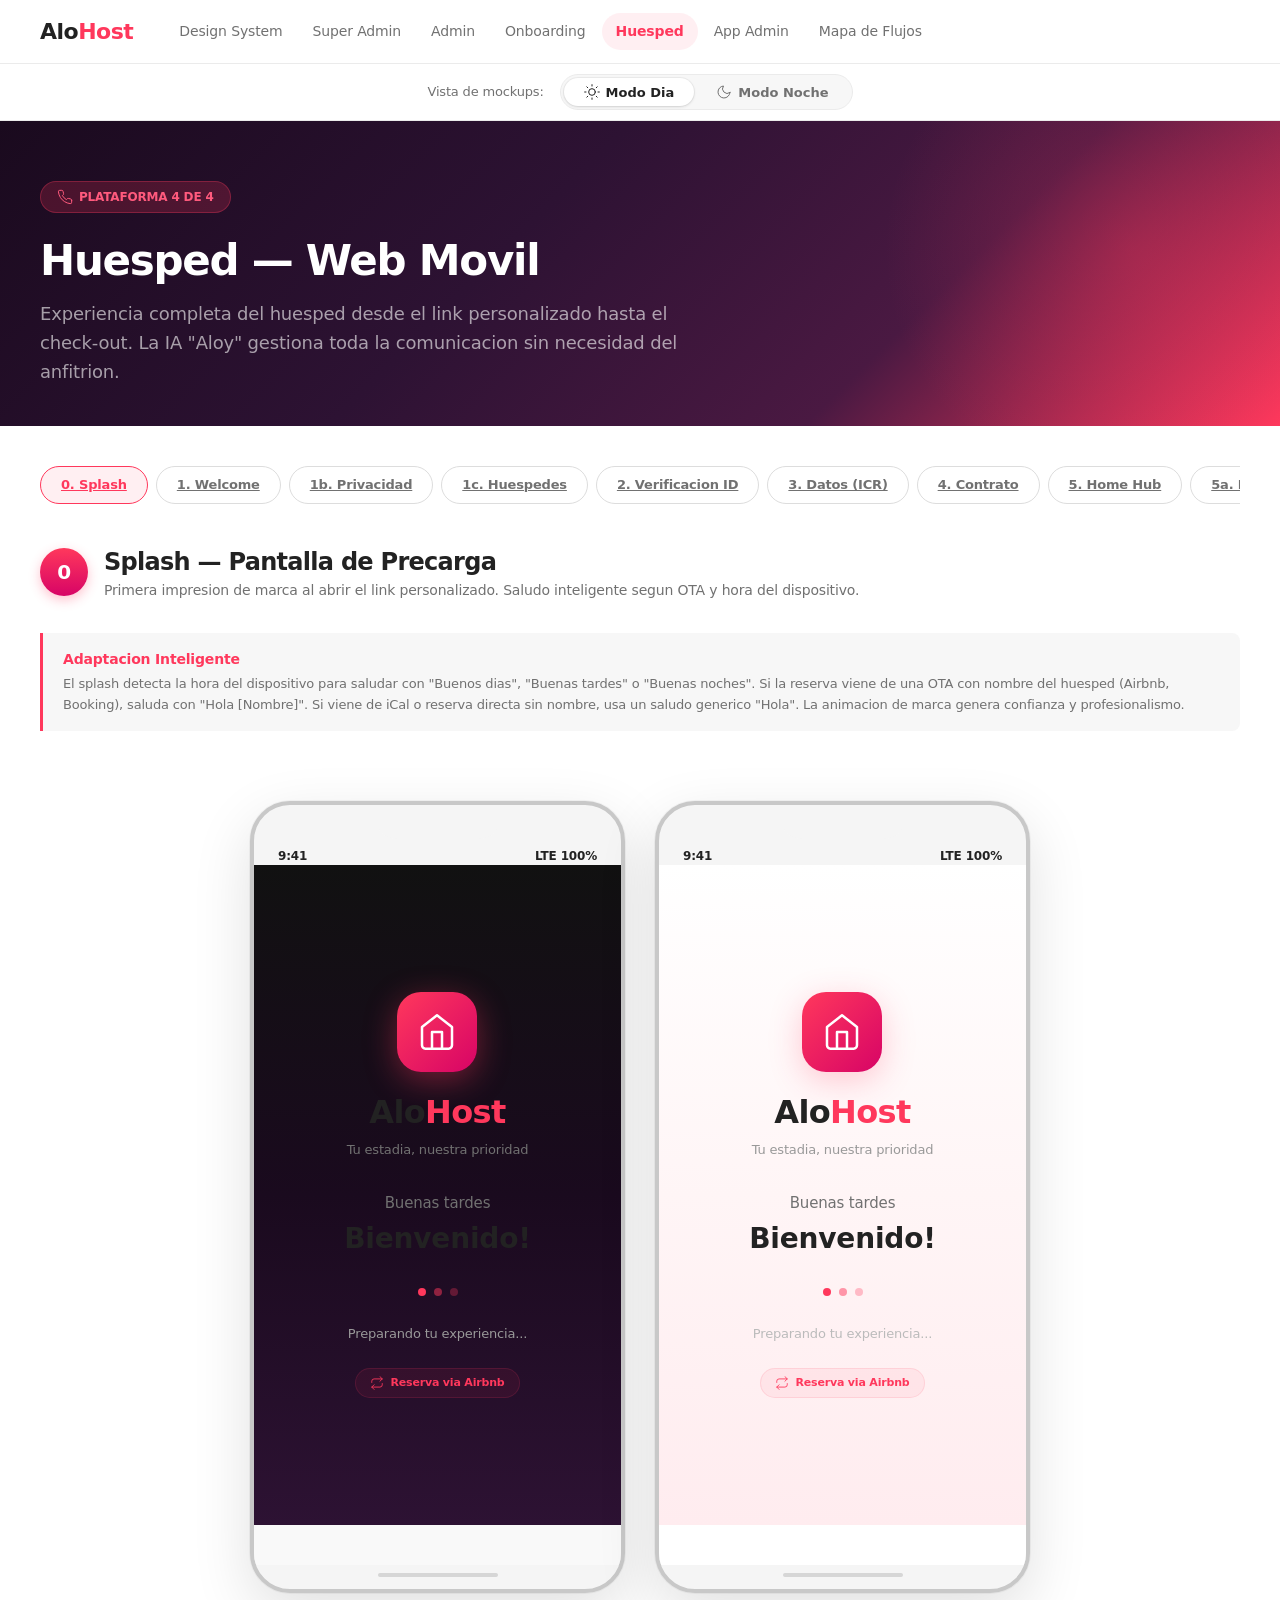
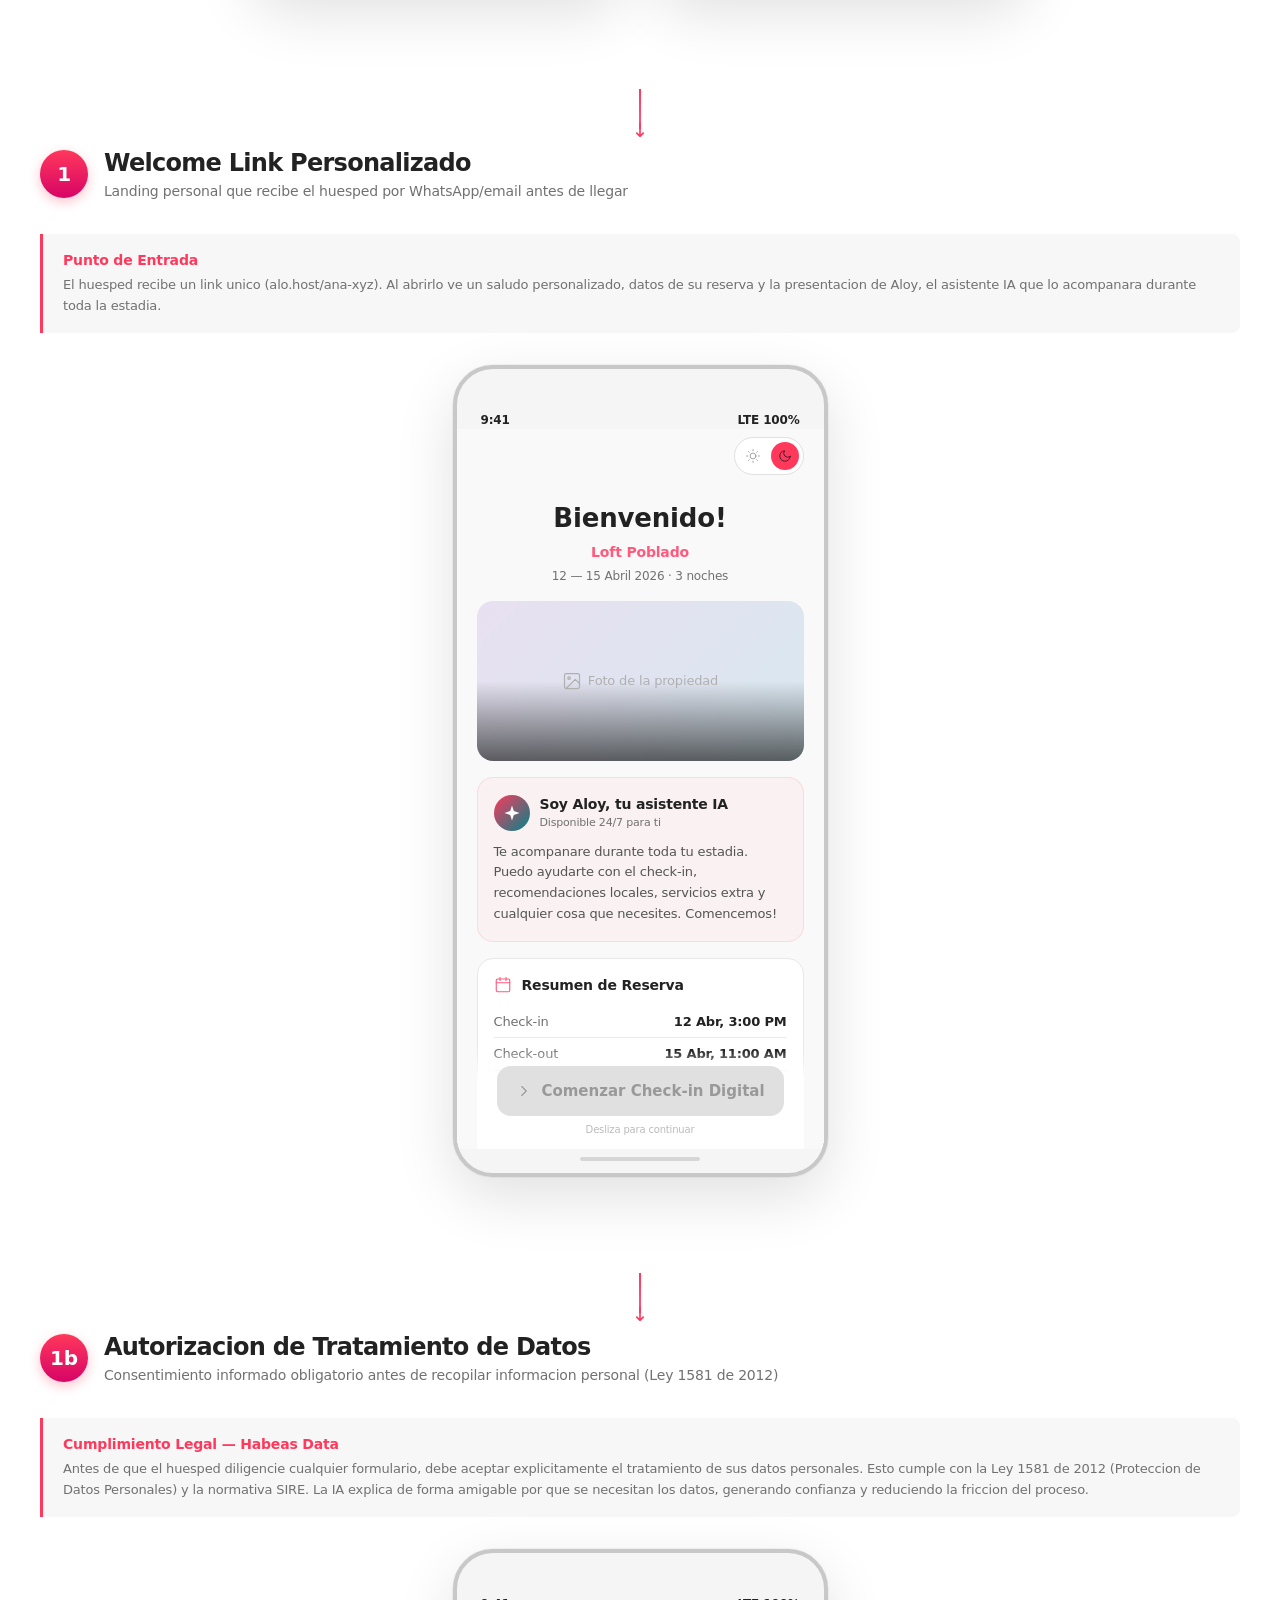
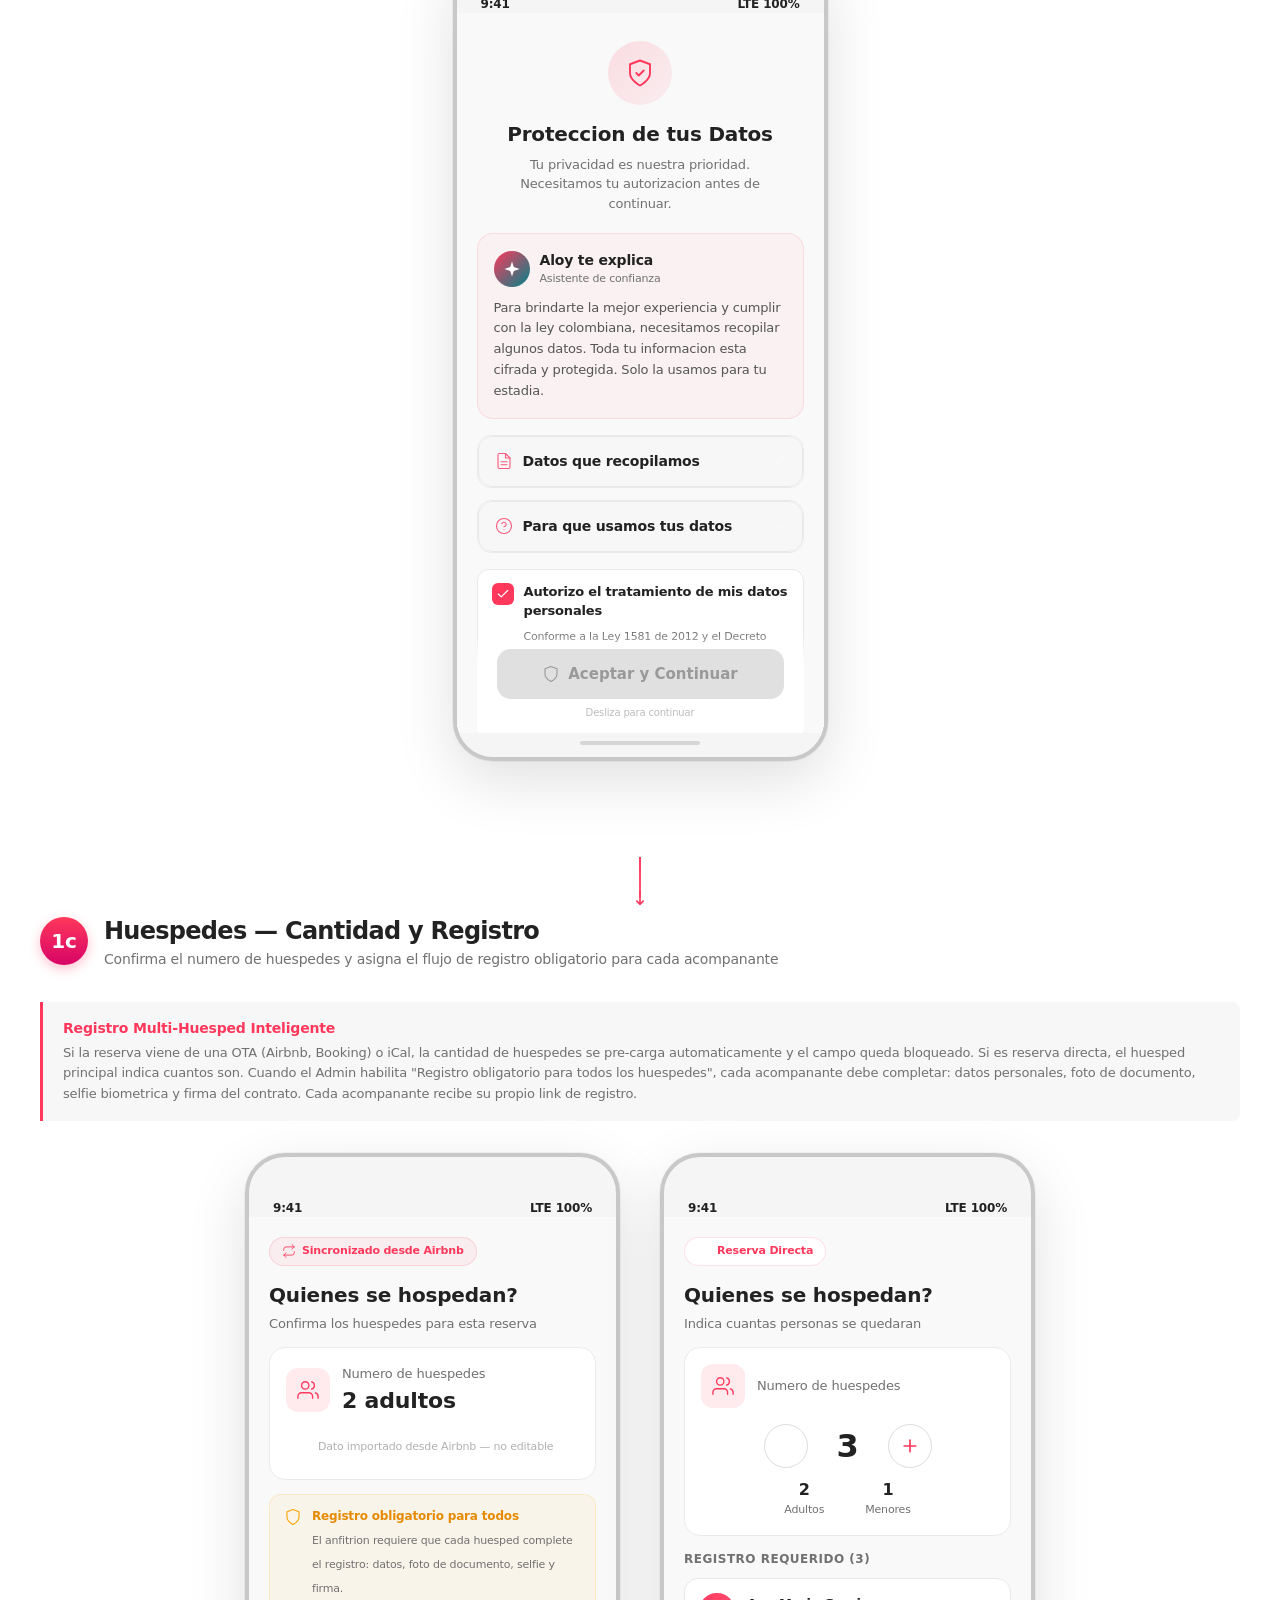
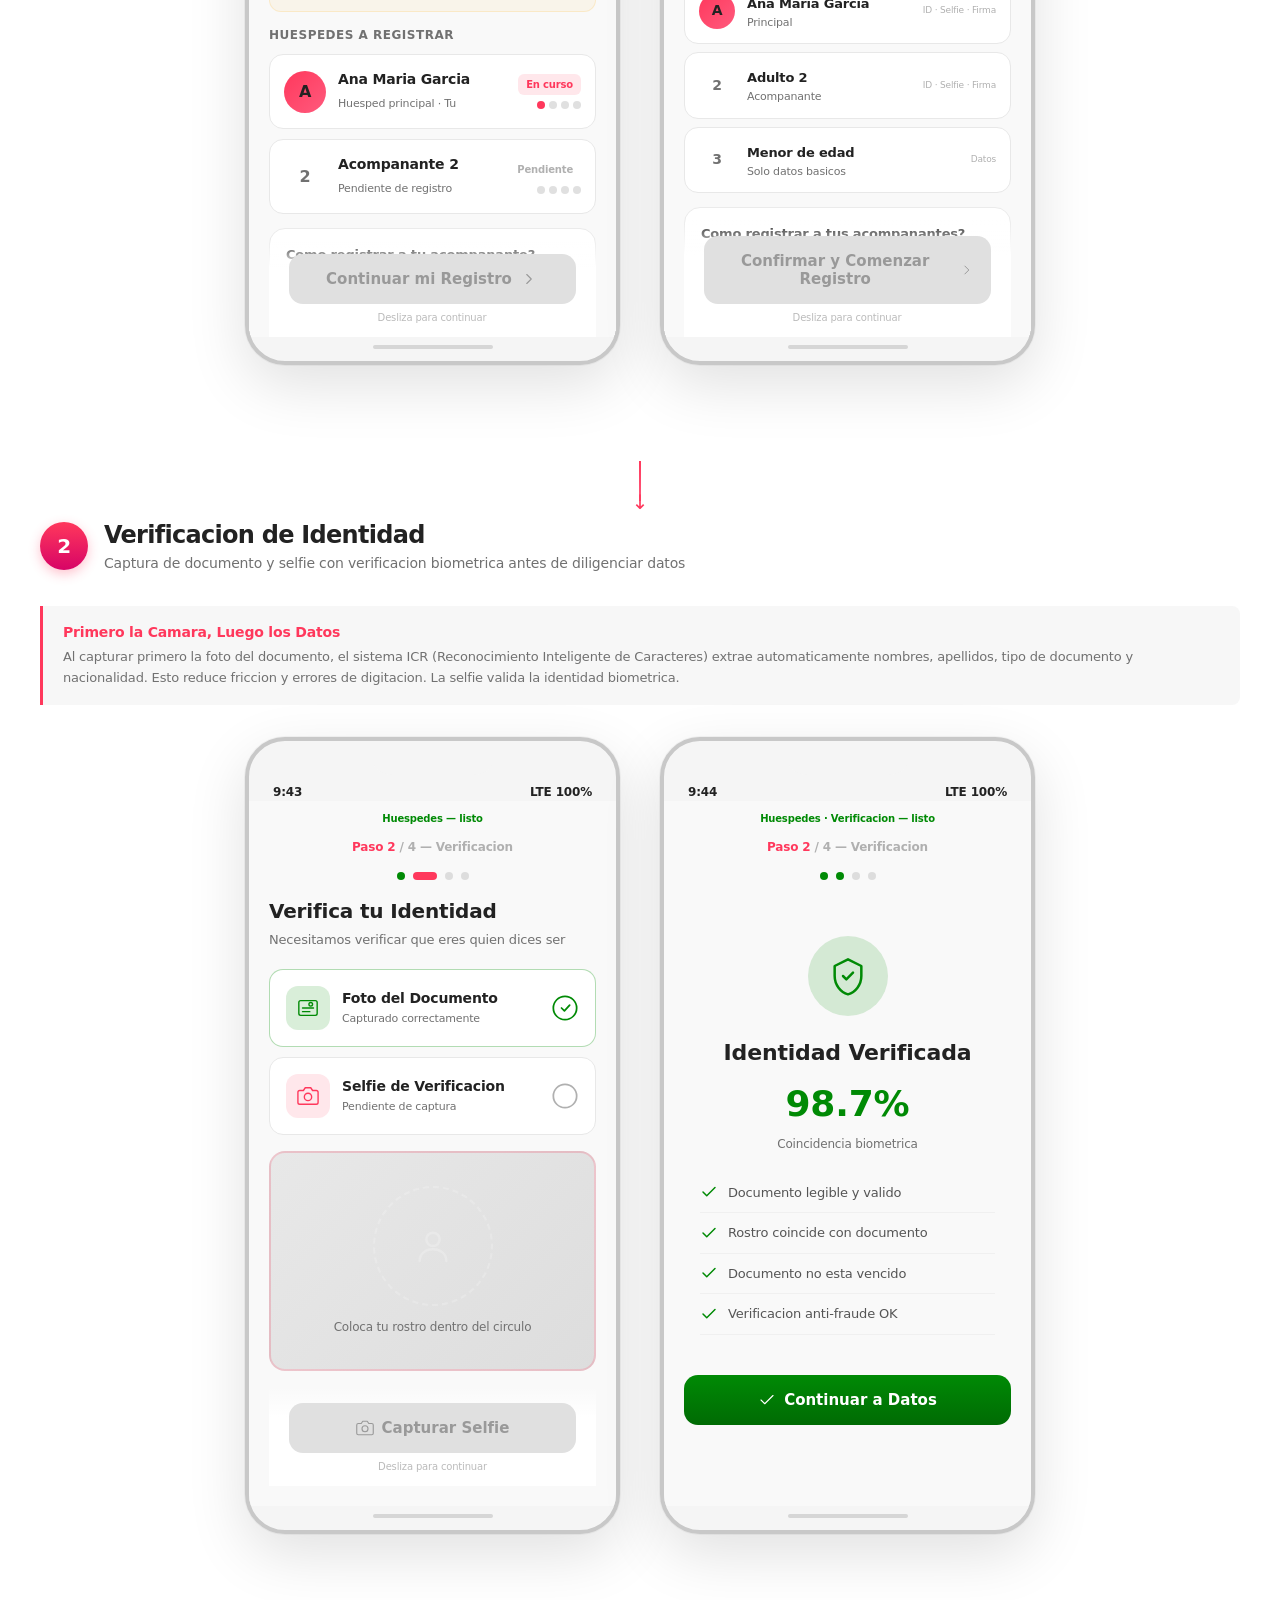
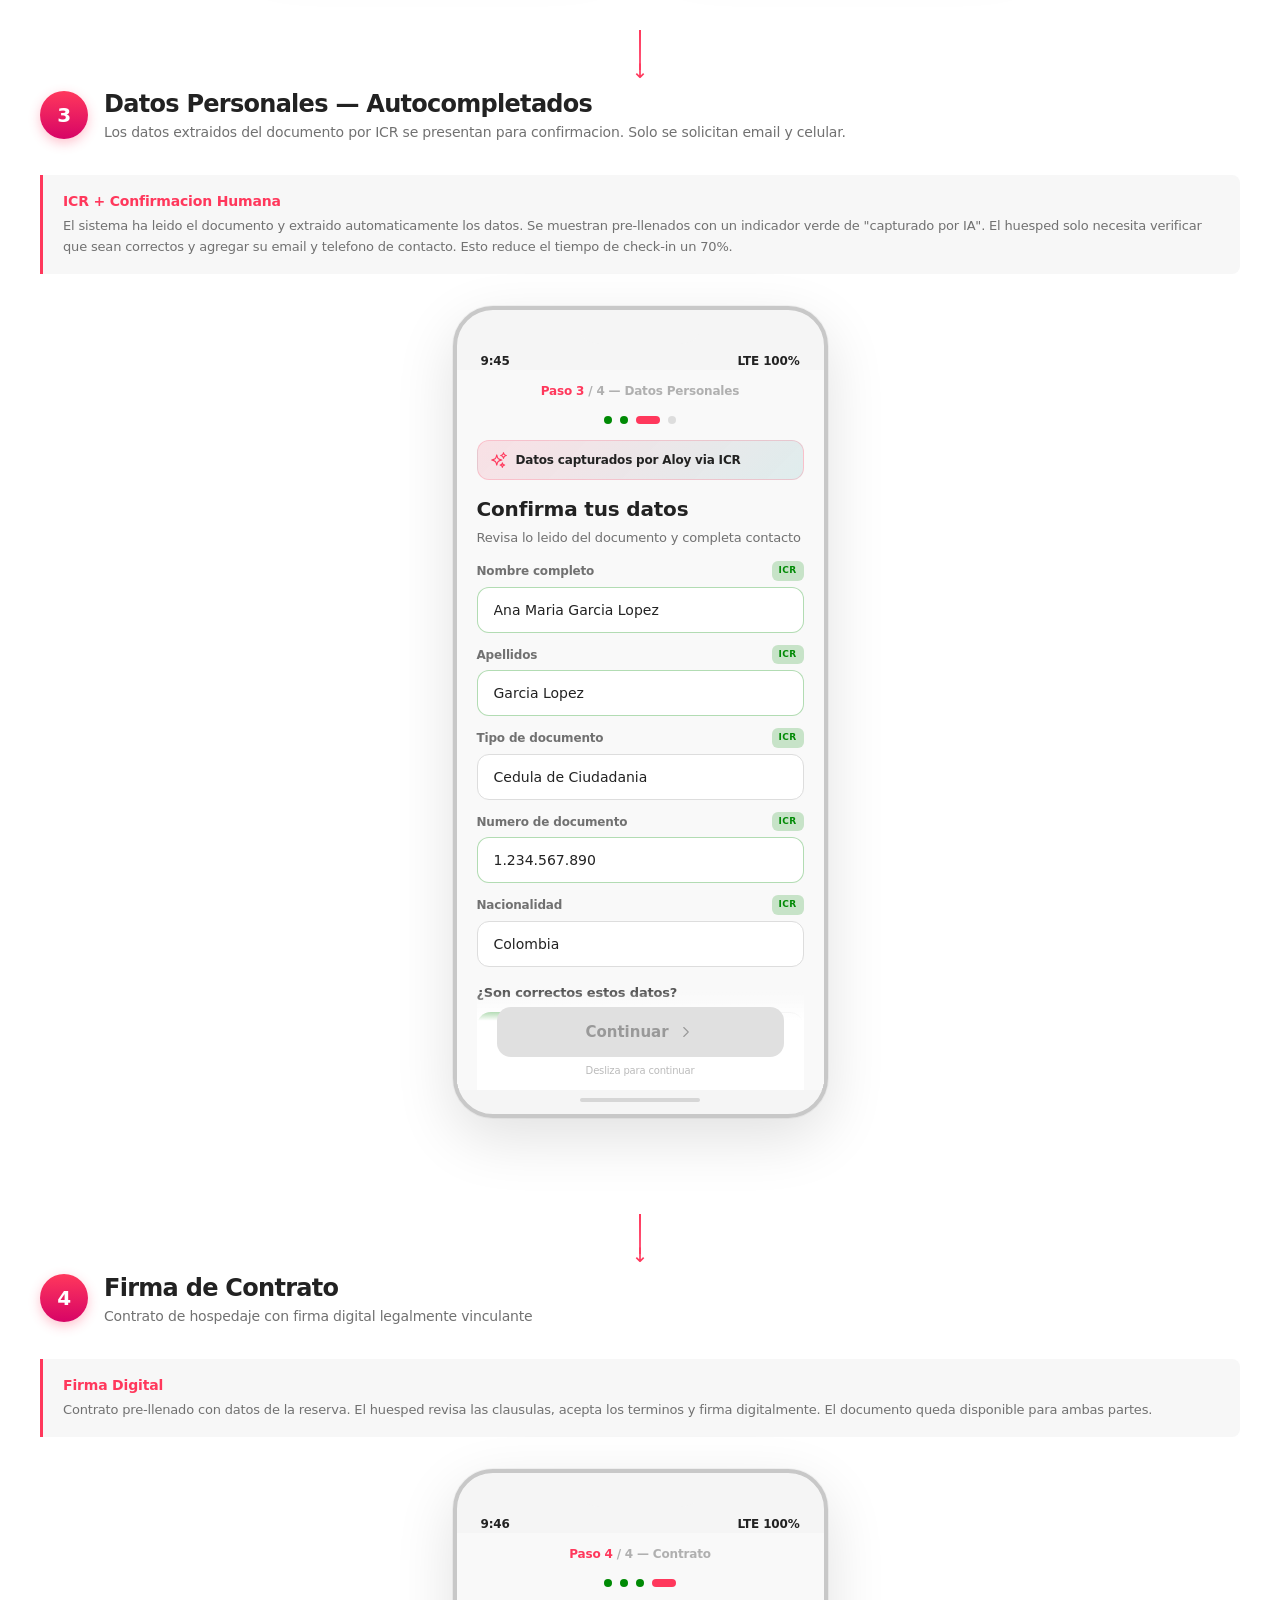
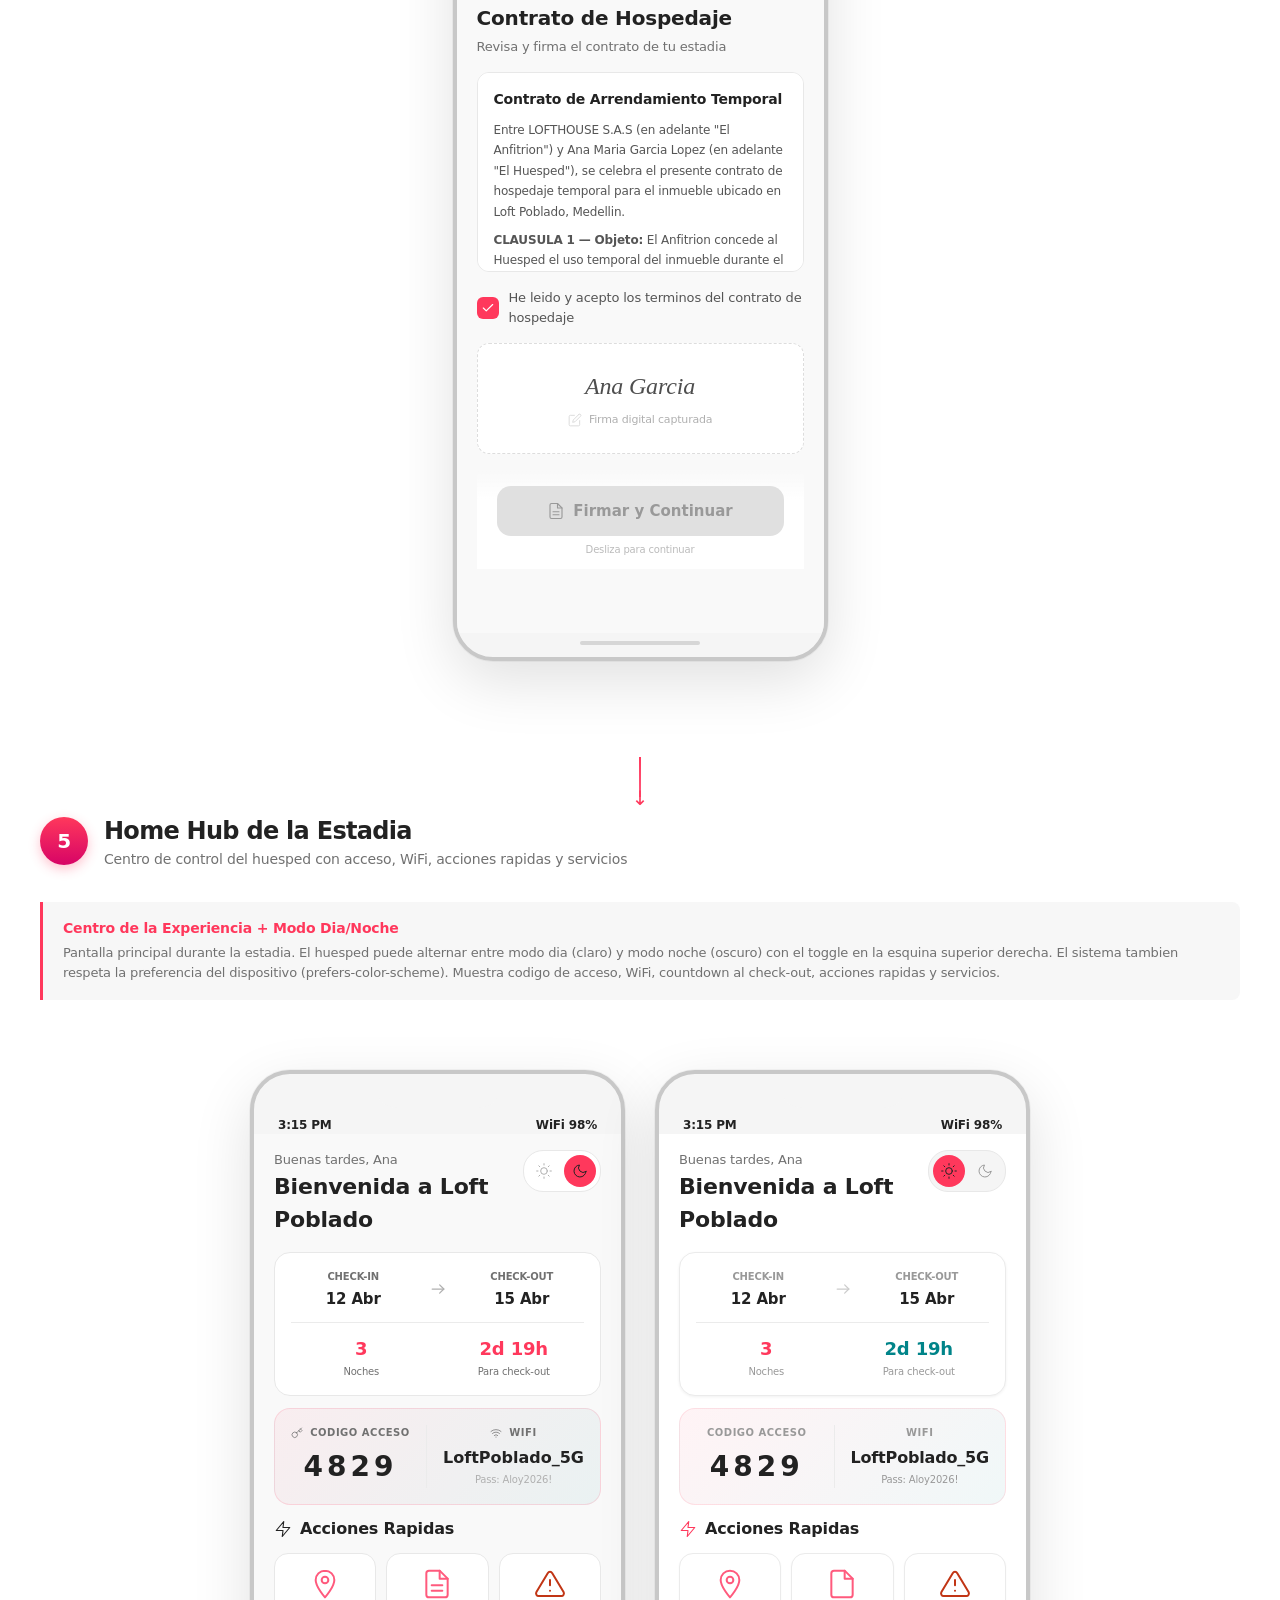
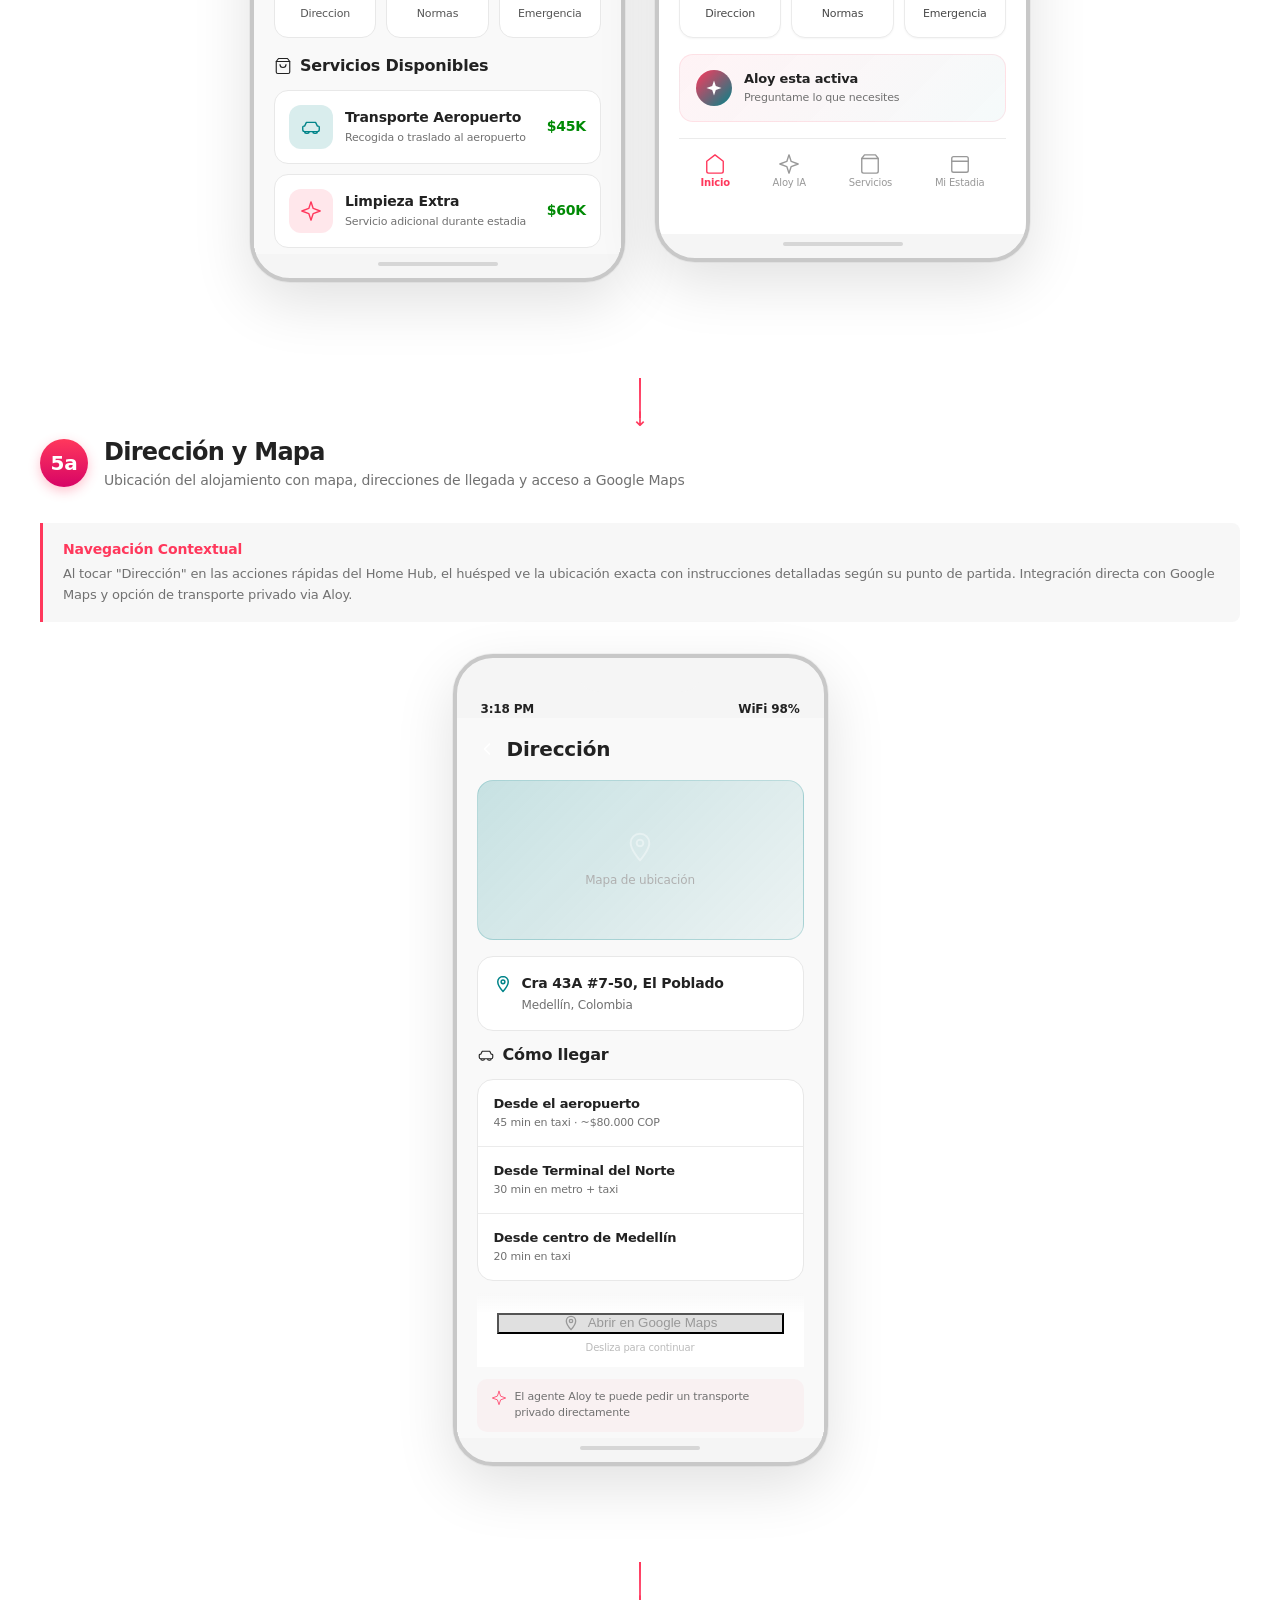
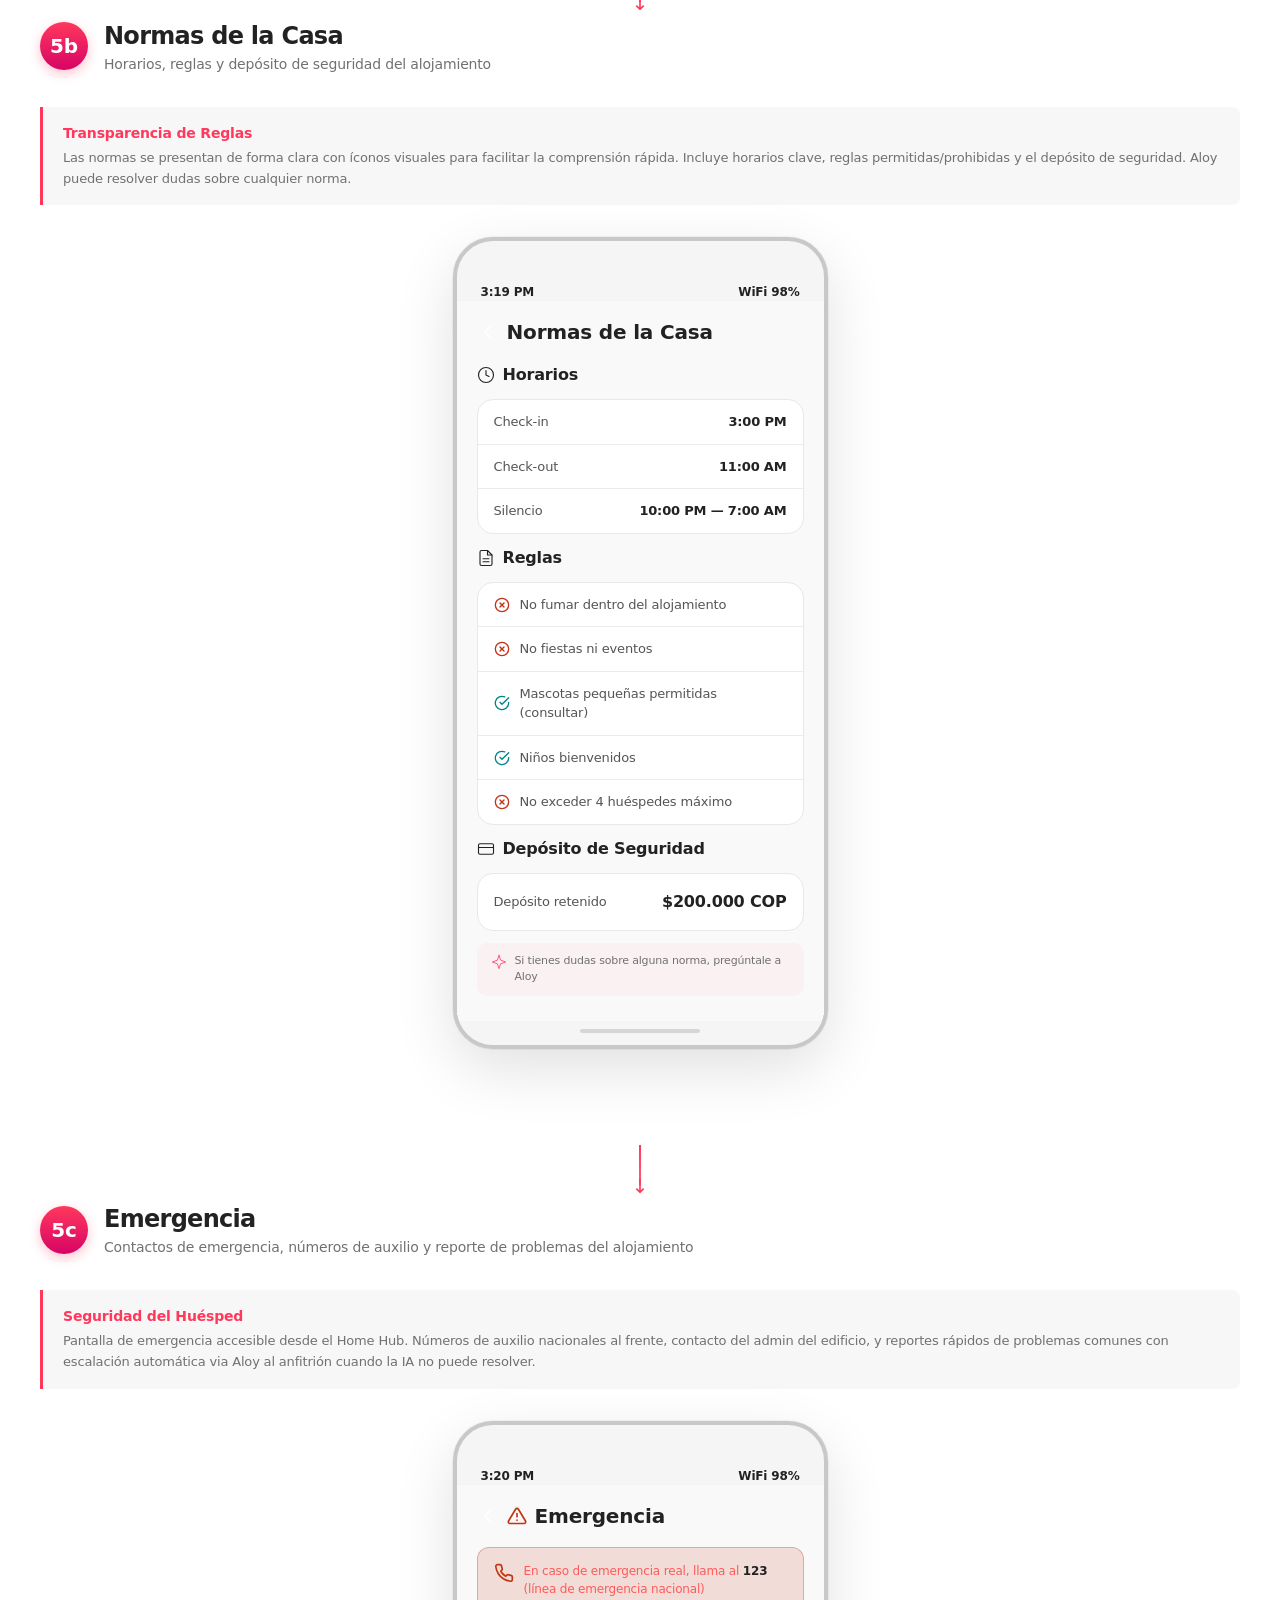
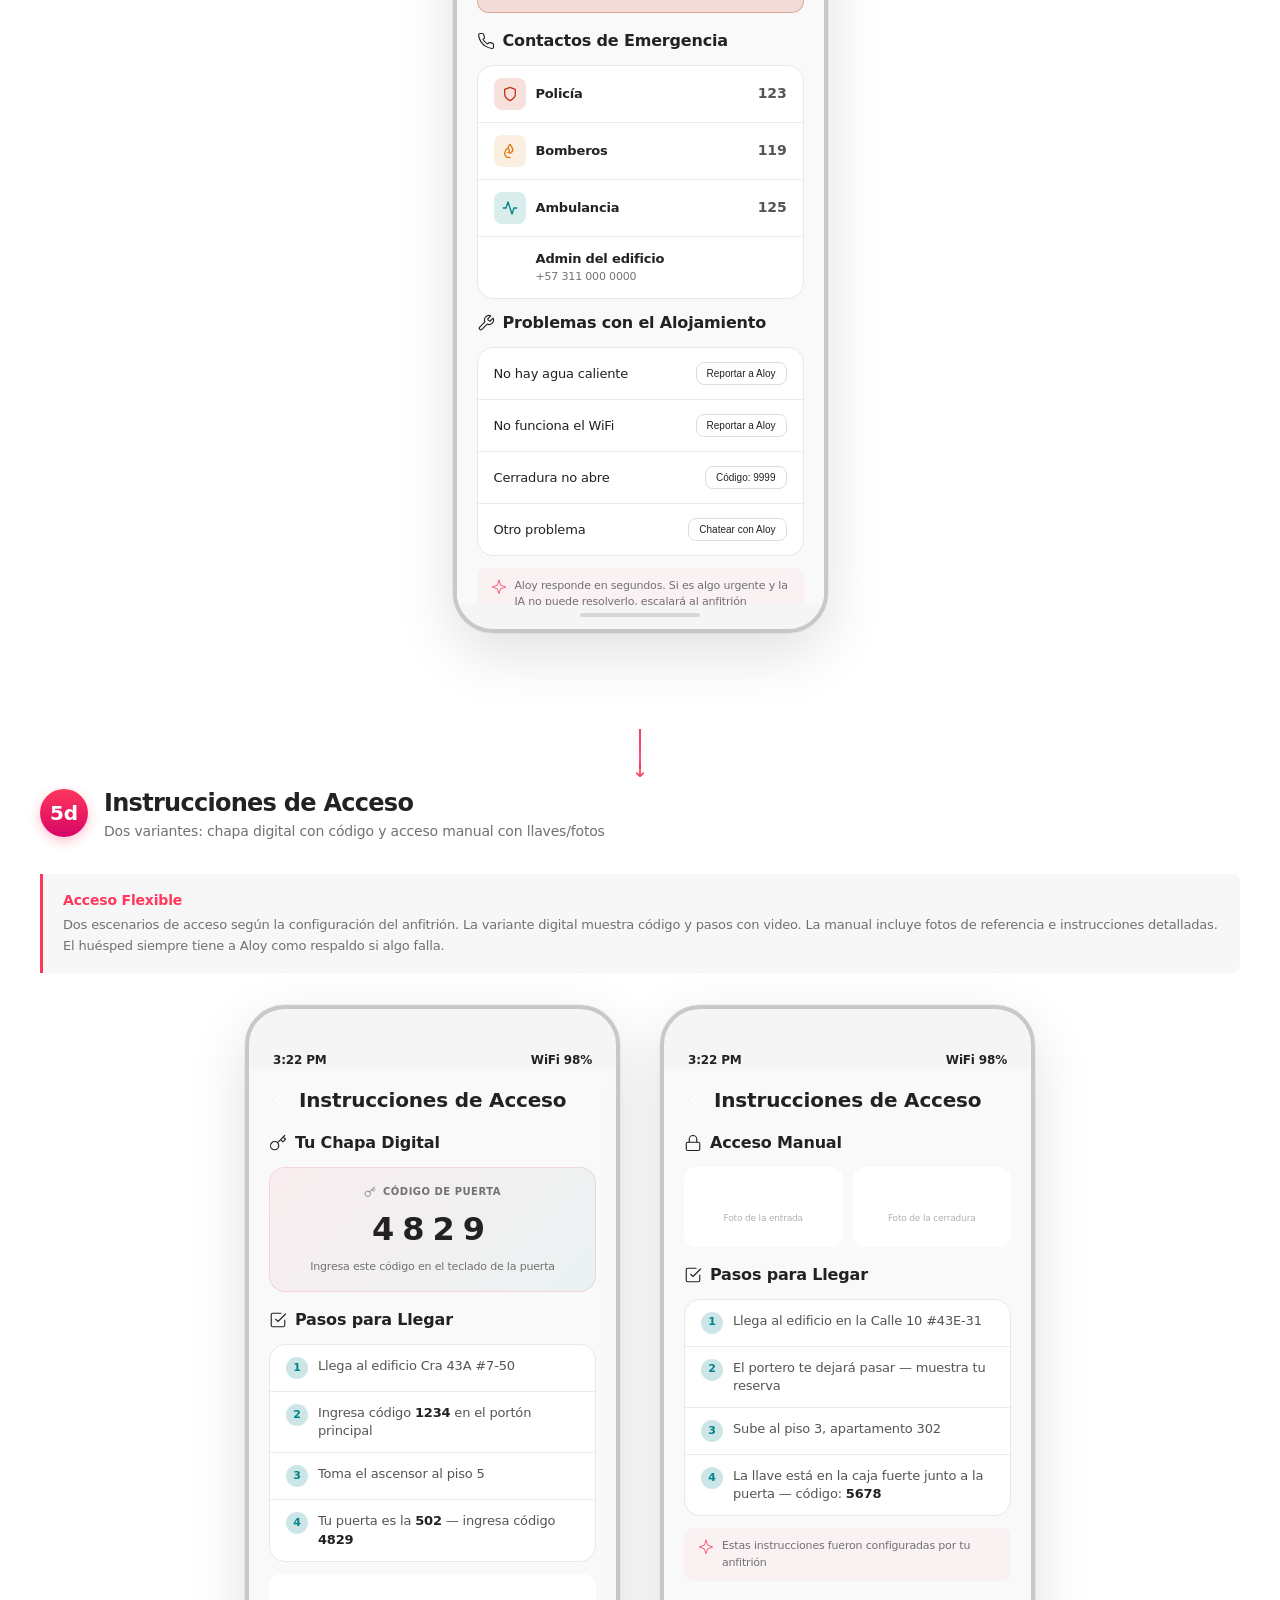
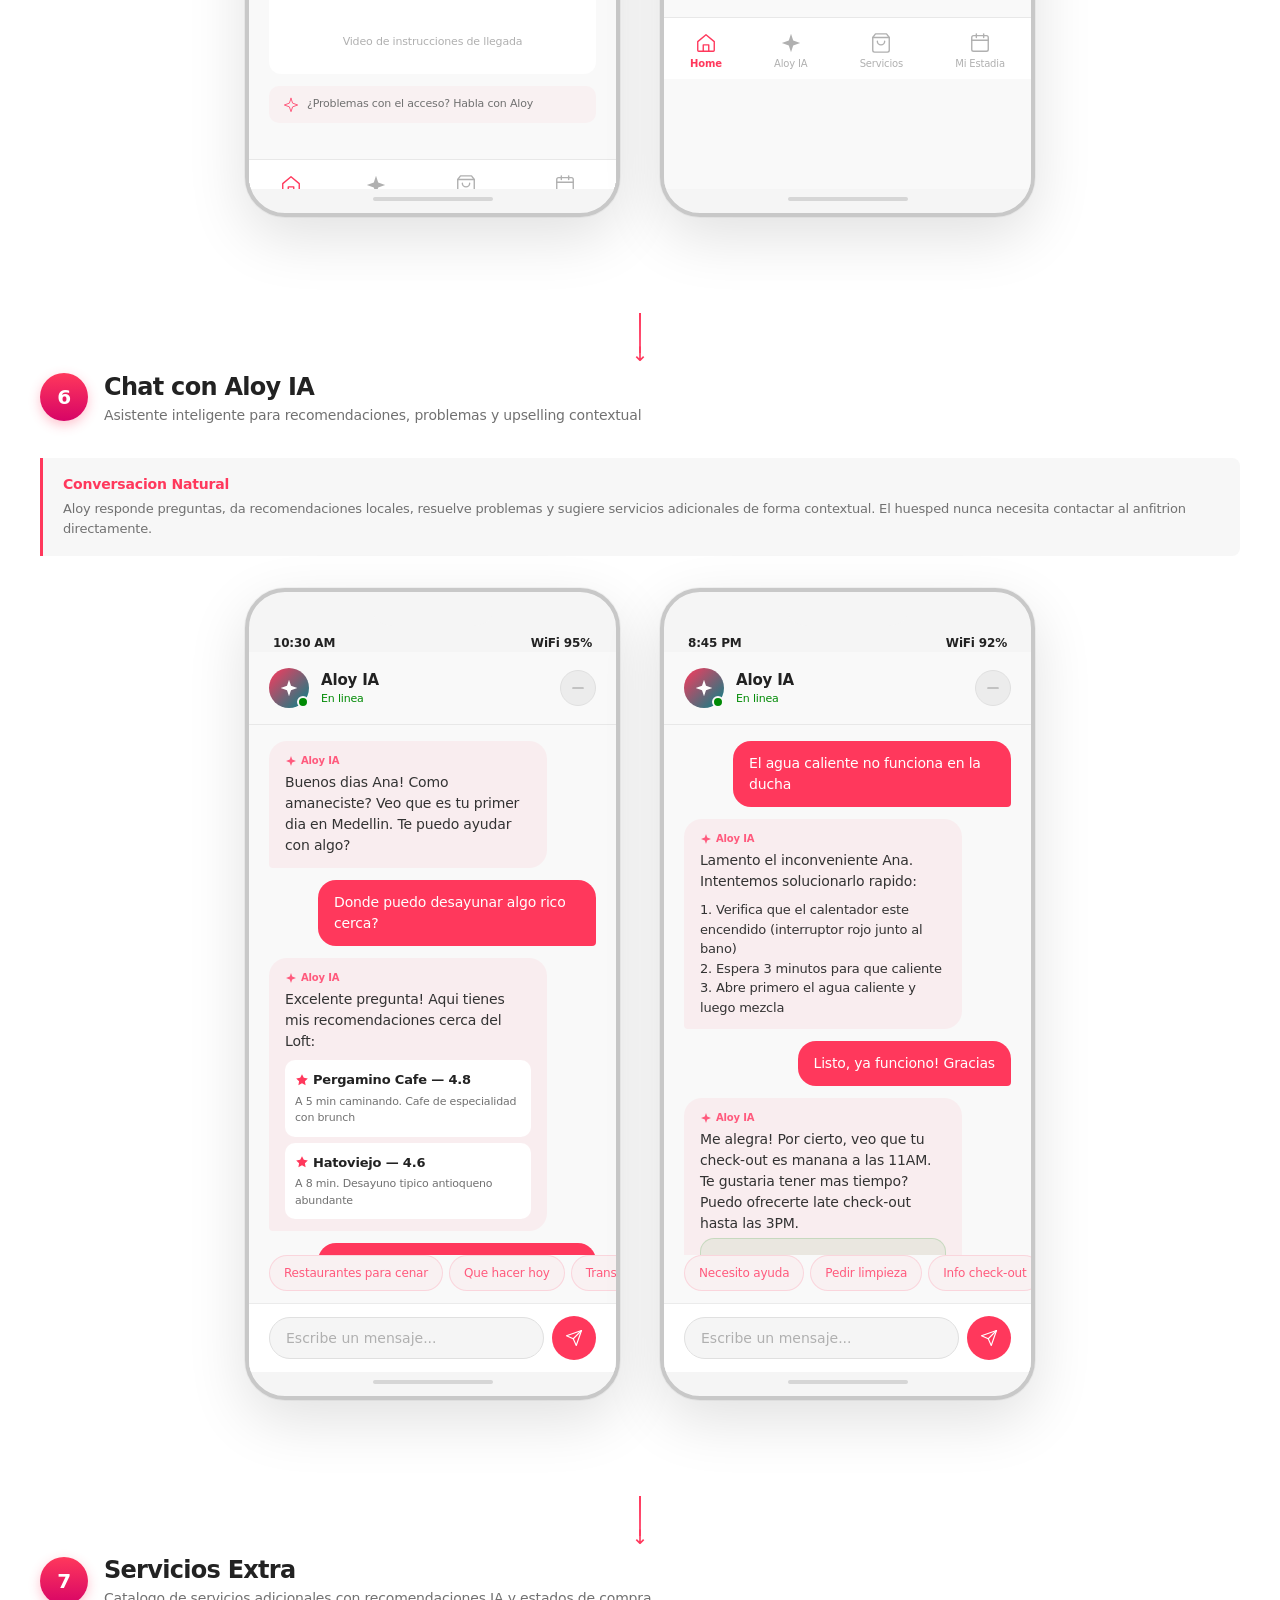
<file: guest-mobile.html>
<!DOCTYPE html>
<html lang="es">
<head>
<meta charset="UTF-8">
<meta name="viewport" content="width=device-width, initial-scale=1.0">
<title>AloHost — Huesped Web Movil UX Flow</title>
<link rel="stylesheet" href="theme.css">
<link rel="stylesheet" href="icons.css">
<link rel="stylesheet" href="preview-toggle.css">
<script src="theme.js"></script>
<script src="icons.js"></script>
<script src="preview-toggle.js"></script>
<style>
/* ==========================================
   GUEST MOBILE — Page-Specific Styles
   ========================================== */

.flow-header {
  background: linear-gradient(135deg, #1a0a1e 0%, #2d1233 40%, #4a1942 70%, #FF385C 100%);
  padding: 60px 40px 40px;
  position: relative;
  overflow: hidden;
}
.flow-header::before {
  content: '';
  position: absolute;
  top: -40%;
  right: -8%;
  width: 500px;
  height: 500px;
  background: radial-gradient(circle, rgba(255,56,92,0.25), transparent 70%);
  border-radius: 50%;
}
.flow-header-content {
  position: relative;
  z-index: 1;
  max-width: 1400px;
  margin: 0 auto;
}
.flow-badge {
  display: inline-flex;
  align-items: center;
  gap: 6px;
  background: rgba(255,56,92,0.2);
  border: 1px solid rgba(255,56,92,0.3);
  color: #FF5A7D;
  padding: 6px 16px;
  border-radius: var(--radius-full);
  font-size: 12px;
  font-weight: 600;
  margin-bottom: 16px;
}
.flow-header h1 {
  font-family: var(--font-display);
  font-size: 42px;
  font-weight: 800;
  color: #fff;
  margin-bottom: 8px;
  letter-spacing: -0.03em;
}
.flow-header p {
  font-size: 18px;
  color: rgba(255,255,255,0.6);
  max-width: 640px;
  line-height: 1.6;
}

/* Phone rows */
.phone-row {
  display: flex;
  justify-content: center;
  gap: 40px;
  flex-wrap: wrap;
}

/* Phone Mockup — scrollable real-device frame */
.phone-mockup {
  width: 375px;
  background: #111;
  border-radius: 40px;
  overflow: hidden;
  border: 4px solid #333;
  box-shadow: 0 20px 60px rgba(0,0,0,0.4), 0 0 0 1px rgba(255,255,255,0.06);
  position: relative;
  flex-shrink: 0;
  display: flex;
  flex-direction: column;
}

/* iOS Dynamic Island */
.phone-notch {
  width: 126px;
  height: 34px;
  background: #000;
  margin: 0 auto;
  border-radius: 0 0 22px 22px;
  position: relative;
  z-index: 10;
}

/* Android camera hole-punch */
.phone-mockup.android .phone-notch {
  width: 12px;
  height: 12px;
  border-radius: 50%;
  background: #1a1a1a;
  border: 2px solid #333;
  margin: 10px auto 0 70px;
}

.phone-status-bar {
  display: flex;
  justify-content: space-between;
  align-items: center;
  padding: 8px 24px 0;
  font-size: 12px;
  color: #fff;
  font-weight: 600;
}

/* OS label badge */
.phone-os-label {
  display: block;
  text-align: center;
  font-size: 10px;
  font-weight: 700;
  letter-spacing: 1px;
  text-transform: uppercase;
  padding: 6px 0 2px;
  color: rgba(255,255,255,0.25);
}

/* Scrollable phone screen */
.phone-screen {
  max-height: 720px;
  overflow-y: auto;
  overflow-x: hidden;
  position: relative;
  flex: 1;
  scrollbar-width: thin;
  scrollbar-color: rgba(255,255,255,0.15) transparent;
}
.phone-screen::-webkit-scrollbar { width: 4px; }
.phone-screen::-webkit-scrollbar-track { background: transparent; }
.phone-screen::-webkit-scrollbar-thumb { background: rgba(255,255,255,0.15); border-radius: 4px; }

.phone-home {
  height: 4px;
  width: 120px;
  background: #fff;
  border-radius: 2px;
  margin: 8px auto 12px;
  opacity: 0.3;
}
.phone-mockup.android .phone-home {
  width: 60px;
  height: 3px;
  opacity: 0.2;
}

/* Device pair wrapper */
.device-pair {
  display: flex;
  justify-content: center;
  gap: 30px;
  flex-wrap: wrap;
}
.device-pair .device-column {
  display: flex;
  flex-direction: column;
  align-items: center;
  gap: 8px;
}
.device-label {
  display: flex;
  align-items: center;
  gap: 6px;
  font-size: 12px;
  font-weight: 600;
  color: rgba(255,255,255,0.5);
  background: rgba(255,255,255,0.04);
  border: 1px solid rgba(255,255,255,0.08);
  border-radius: 20px;
  padding: 5px 14px;
}
.device-label svg { width: 14px; height: 14px; fill: none; stroke: currentColor; stroke-width: 1.5; }

/* Collapsible sections inside phone */
.m-collapsible { border-radius: 14px; overflow: hidden; margin-bottom: 12px; }
.m-collapsible summary {
  display: flex;
  align-items: center;
  gap: 10px;
  padding: 14px 16px;
  background: rgba(255,255,255,0.04);
  border: 1px solid rgba(255,255,255,0.08);
  border-radius: 14px;
  cursor: pointer;
  list-style: none;
  font-size: 14px;
  font-weight: 600;
  color: #fff;
}
.m-collapsible summary::-webkit-details-marker { display: none; }
.m-collapsible summary .chevron {
  margin-left: auto;
  width: 16px; height: 16px;
  color: rgba(255,255,255,0.3);
  transition: transform 0.2s ease;
}
.m-collapsible[open] summary .chevron { transform: rotate(180deg); }
.m-collapsible .m-collapsible-body {
  padding: 12px 16px;
  background: rgba(255,255,255,0.02);
  border: 1px solid rgba(255,255,255,0.06);
  border-top: none;
  border-radius: 0 0 14px 14px;
}

/* ==========================================
   MOBILE INTERNAL STYLES
   ========================================== */

/* Header inside phone */
.m-header {
  padding: 16px 20px;
  display: flex;
  justify-content: space-between;
  align-items: center;
}
.m-header h3 {
  font-family: var(--font-display);
  font-size: 20px;
  font-weight: 700;
  color: #fff;
}

/* Content area */
.m-content { padding: 0 20px 20px; }

/* Cards */
.m-card {
  background: rgba(255,255,255,0.06);
  border: 1px solid rgba(255,255,255,0.1);
  border-radius: 16px;
  padding: 16px;
  margin-bottom: 12px;
}

/* Inputs */
.m-input {
  width: 100%;
  padding: 14px 16px;
  background: rgba(255,255,255,0.08);
  border: 1.5px solid rgba(255,255,255,0.15);
  border-radius: 12px;
  color: #fff;
  font-family: var(--font-primary);
  font-size: 14px;
  outline: none;
}
.m-input::placeholder { color: rgba(255,255,255,0.35); }
.m-input-filled {
  width: 100%;
  padding: 14px 16px;
  background: rgba(255,255,255,0.08);
  border: 1.5px solid rgba(0,138,5,0.4);
  border-radius: 12px;
  color: #fff;
  font-family: var(--font-primary);
  font-size: 14px;
}

/* Labels */
.m-label {
  font-size: 12px;
  font-weight: 600;
  color: rgba(255,255,255,0.5);
  margin-bottom: 6px;
  display: block;
}

/* Buttons */
.m-btn {
  width: 100%;
  padding: 16px;
  border: none;
  border-radius: 14px;
  font-family: var(--font-primary);
  font-size: 15px;
  font-weight: 700;
  cursor: pointer;
  transition: all 0.2s ease;
  display: flex;
  align-items: center;
  justify-content: center;
  gap: 8px;
}
.m-btn-primary {
  background: linear-gradient(to bottom, #FF385C, #D70466);
  color: #fff;
}
.m-btn-success {
  background: linear-gradient(to bottom, #008A05, #006B04);
  color: #fff;
}
.m-btn-outline {
  background: transparent;
  border: 1.5px solid rgba(255,255,255,0.2);
  color: #fff;
}

/* Sticky CTA wrapper — always visible at bottom of phone */
.m-cta-sticky {
  position: sticky;
  bottom: 0;
  background: linear-gradient(to top, #111 70%, transparent);
  padding: 16px 20px 12px;
  z-index: 5;
}
.m-cta-sticky .m-btn {
  transition: all 0.3s ease;
}
.m-cta-sticky .m-btn.cta-locked {
  background: rgba(255,255,255,0.1);
  color: rgba(255,255,255,0.3);
  pointer-events: none;
  cursor: not-allowed;
}
.m-cta-sticky .cta-hint {
  text-align: center;
  font-size: 10px;
  color: rgba(255,255,255,0.25);
  margin-top: 6px;
  transition: opacity 0.3s ease;
}
.m-cta-sticky .cta-hint.hidden { opacity: 0; }

/* Step indicators */
.m-steps {
  display: flex;
  justify-content: center;
  gap: 8px;
  padding: 16px 20px;
}
.m-step {
  width: 8px;
  height: 8px;
  border-radius: 50%;
  background: rgba(255,255,255,0.2);
}
.m-step.active {
  background: #FF385C;
  width: 24px;
  border-radius: 4px;
}
.m-step.done { background: #008A05; }

/* Bottom nav */
.m-bottom-nav {
  display: flex;
  justify-content: space-around;
  padding: 10px 0 4px;
  border-top: 1px solid rgba(255,255,255,0.08);
  background: #111;
}
.m-nav-item {
  text-align: center;
  padding: 4px 8px;
  cursor: pointer;
  display: flex;
  flex-direction: column;
  align-items: center;
  gap: 2px;
}
.m-nav-item .nav-icon {
  width: 22px;
  height: 22px;
  display: flex;
  align-items: center;
  justify-content: center;
  color: rgba(255,255,255,0.4);
}
.m-nav-item .nav-icon svg {
  width: 100%;
  height: 100%;
  fill: none;
  stroke: currentColor;
  stroke-width: 1.5;
  stroke-linecap: round;
  stroke-linejoin: round;
}
.m-nav-item p {
  font-size: 10px;
  color: rgba(255,255,255,0.4);
  font-weight: 500;
}
.m-nav-item.active .nav-icon { color: #FF385C; }
.m-nav-item.active p { color: #FF385C; font-weight: 600; }

/* Chat styles */
.m-chat-container {
  display: flex;
  flex-direction: column;
  height: 100%;
  min-height: 580px;
  position: relative;
}
.m-chat-header {
  padding: 16px 20px;
  display: flex;
  align-items: center;
  gap: 12px;
  border-bottom: 1px solid rgba(255,255,255,0.08);
}
.m-chat-avatar {
  width: 40px;
  height: 40px;
  border-radius: 50%;
  background: linear-gradient(135deg, #FF385C, #008489);
  display: flex;
  align-items: center;
  justify-content: center;
  position: relative;
  flex-shrink: 0;
}
.m-chat-avatar svg {
  width: 20px;
  height: 20px;
  fill: #fff;
  stroke: none;
}
.m-chat-avatar::after {
  content: '';
  position: absolute;
  bottom: 0;
  right: 0;
  width: 12px;
  height: 12px;
  background: #008A05;
  border-radius: 50%;
  border: 2px solid #111;
}
.m-chat-body {
  flex: 1;
  padding: 16px 20px;
  display: flex;
  flex-direction: column;
  gap: 12px;
  overflow-y: auto;
}
.m-bubble {
  max-width: 85%;
  padding: 12px 16px;
  border-radius: 18px;
  font-size: 14px;
  line-height: 1.5;
}
.m-bubble.ai {
  background: rgba(255,56,92,0.15);
  color: #fff;
  border-bottom-left-radius: 4px;
  align-self: flex-start;
}
.m-bubble.user {
  background: #FF385C;
  color: #fff;
  border-bottom-right-radius: 4px;
  align-self: flex-end;
}
.m-bubble .ai-tag {
  font-size: 10px;
  font-weight: 700;
  color: #FF5A7D;
  margin-bottom: 4px;
  display: flex;
  align-items: center;
  gap: 4px;
}
.m-bubble .ai-tag svg {
  width: 12px;
  height: 12px;
  fill: #FF5A7D;
  stroke: none;
}
.m-chat-input {
  padding: 12px 20px;
  border-top: 1px solid rgba(255,255,255,0.08);
  display: flex;
  gap: 8px;
  align-items: center;
  position: sticky;
  bottom: 0;
  background: #111;
  z-index: 5;
}

/* Minimize button in chat header */
.m-chat-minimize {
  width: 36px;
  height: 36px;
  border-radius: 50%;
  background: rgba(255,255,255,0.08);
  border: 1px solid rgba(255,255,255,0.12);
  display: flex;
  align-items: center;
  justify-content: center;
  cursor: pointer;
  margin-left: auto;
  flex-shrink: 0;
  color: rgba(255,255,255,0.5);
  transition: all 0.2s ease;
}
.m-chat-minimize:hover { background: rgba(255,255,255,0.15); }
.m-chat-minimize svg {
  width: 18px; height: 18px;
  fill: none; stroke: currentColor;
  stroke-width: 1.5; stroke-linecap: round; stroke-linejoin: round;
}
.m-chat-field {
  flex: 1;
  padding: 12px 16px;
  background: rgba(255,255,255,0.08);
  border: 1px solid rgba(255,255,255,0.15);
  border-radius: 24px;
  color: #fff;
  font-size: 14px;
  font-family: var(--font-primary);
  outline: none;
}
.m-chat-field::placeholder { color: rgba(255,255,255,0.35); }
.m-chat-send {
  width: 44px;
  height: 44px;
  border-radius: 50%;
  background: #FF385C;
  border: none;
  color: #fff;
  display: flex;
  align-items: center;
  justify-content: center;
  cursor: pointer;
  flex-shrink: 0;
}
.m-chat-send svg {
  width: 18px;
  height: 18px;
  fill: none;
  stroke: #fff;
  stroke-width: 1.5;
  stroke-linecap: round;
  stroke-linejoin: round;
}
.m-suggestions {
  display: flex;
  gap: 6px;
  overflow-x: auto;
  padding: 0 20px 12px;
}
.m-suggestion {
  padding: 8px 14px;
  background: rgba(255,56,92,0.12);
  border: 1px solid rgba(255,56,92,0.2);
  border-radius: 20px;
  color: #FF5A7D;
  font-size: 12px;
  font-weight: 500;
  white-space: nowrap;
  cursor: pointer;
  flex-shrink: 0;
}

/* Service cards */
.m-service {
  display: flex;
  gap: 12px;
  padding: 14px;
  background: rgba(255,255,255,0.06);
  border: 1px solid rgba(255,255,255,0.1);
  border-radius: 14px;
  margin-bottom: 10px;
  align-items: center;
  cursor: pointer;
  transition: all 0.2s ease;
}
.m-service:hover { background: rgba(255,255,255,0.1); }
.m-service.disabled {
  opacity: 0.4;
  pointer-events: none;
}
.m-service.purchased {
  border-color: rgba(0,138,5,0.3);
  background: rgba(0,138,5,0.08);
}
.m-service-icon {
  width: 44px;
  height: 44px;
  border-radius: 12px;
  display: flex;
  align-items: center;
  justify-content: center;
  flex-shrink: 0;
}
.m-service-icon svg {
  width: 22px;
  height: 22px;
  fill: none;
  stroke: currentColor;
  stroke-width: 1.5;
  stroke-linecap: round;
  stroke-linejoin: round;
}
.m-service-info { flex: 1; }
.m-service-info h4 {
  font-size: 14px;
  font-weight: 600;
  color: #fff;
  margin-bottom: 2px;
}
.m-service-info p {
  font-size: 11px;
  color: rgba(255,255,255,0.45);
}
.m-service-price {
  font-family: var(--font-display);
  font-weight: 700;
  font-size: 14px;
  color: #008A05;
  flex-shrink: 0;
}
.m-service-purchased {
  display: flex;
  align-items: center;
  gap: 4px;
  font-size: 11px;
  font-weight: 600;
  color: #008A05;
  flex-shrink: 0;
}
.m-service-purchased svg {
  width: 16px;
  height: 16px;
  stroke: #008A05;
  fill: none;
  stroke-width: 2;
  stroke-linecap: round;
  stroke-linejoin: round;
}
.m-service-unavailable {
  font-size: 11px;
  font-weight: 500;
  color: rgba(255,255,255,0.3);
  flex-shrink: 0;
}

/* Quick actions grid */
.m-quick-grid {
  display: grid;
  grid-template-columns: 1fr 1fr 1fr;
  gap: 10px;
  margin-bottom: 16px;
}
.m-quick-btn {
  background: rgba(255,255,255,0.06);
  border: 1px solid rgba(255,255,255,0.1);
  border-radius: 14px;
  padding: 14px 8px;
  text-align: center;
  cursor: pointer;
  transition: all 0.2s ease;
}
.m-quick-btn:hover { background: rgba(255,255,255,0.1); }
.m-quick-btn .qicon {
  width: 32px;
  height: 32px;
  margin: 0 auto 6px;
  display: flex;
  align-items: center;
  justify-content: center;
  color: #FF5A7D;
}
.m-quick-btn .qicon svg {
  width: 100%;
  height: 100%;
  fill: none;
  stroke: currentColor;
  stroke-width: 1.5;
  stroke-linecap: round;
  stroke-linejoin: round;
}
.m-quick-btn p {
  font-size: 11px;
  font-weight: 500;
  color: rgba(255,255,255,0.7);
}

/* Access code card */
.m-code-card {
  background: linear-gradient(135deg, rgba(255,56,92,0.12), rgba(0,132,137,0.12));
  border: 1px solid rgba(255,56,92,0.2);
  border-radius: 16px;
  padding: 16px;
  margin-bottom: 12px;
  display: flex;
  gap: 16px;
}
.m-code-block {
  flex: 1;
  text-align: center;
}
.m-code-block .code-label {
  font-size: 10px;
  font-weight: 600;
  color: rgba(255,255,255,0.45);
  text-transform: uppercase;
  letter-spacing: 0.5px;
  margin-bottom: 6px;
}
.m-code-block .code-value {
  font-family: var(--font-display);
  font-size: 28px;
  font-weight: 800;
  color: #fff;
  letter-spacing: 4px;
}
.m-code-block .code-value.wifi-val {
  font-size: 16px;
  letter-spacing: 0;
  font-weight: 600;
}
.m-code-divider {
  width: 1px;
  background: rgba(255,255,255,0.1);
}

/* AI intro card */
.m-ai-card {
  background: linear-gradient(135deg, rgba(255,56,92,0.1), rgba(0,132,137,0.08));
  border: 1px solid rgba(255,56,92,0.15);
  border-radius: 16px;
  padding: 16px;
  margin-bottom: 16px;
}
.m-ai-card-header {
  display: flex;
  align-items: center;
  gap: 10px;
  margin-bottom: 10px;
}
.m-ai-avatar {
  width: 36px;
  height: 36px;
  border-radius: 50%;
  background: linear-gradient(135deg, #FF385C, #008489);
  display: flex;
  align-items: center;
  justify-content: center;
  flex-shrink: 0;
}
.m-ai-avatar svg {
  width: 18px;
  height: 18px;
  fill: #fff;
  stroke: none;
}
.m-ai-card-header h4 {
  font-size: 14px;
  font-weight: 700;
  color: #fff;
}
.m-ai-card-header p {
  font-size: 11px;
  color: rgba(255,255,255,0.5);
}
.m-ai-card > p {
  font-size: 13px;
  color: rgba(255,255,255,0.7);
  line-height: 1.6;
}

/* Stay card */
.m-stay-card {
  background: rgba(255,255,255,0.06);
  border: 1px solid rgba(255,255,255,0.1);
  border-radius: 16px;
  padding: 16px;
  margin-bottom: 12px;
}
.m-stay-dates {
  display: flex;
  align-items: center;
  gap: 12px;
  margin-bottom: 12px;
}
.m-stay-date {
  flex: 1;
  text-align: center;
}
.m-stay-date .label {
  font-size: 10px;
  font-weight: 600;
  color: rgba(255,255,255,0.4);
  text-transform: uppercase;
  margin-bottom: 4px;
}
.m-stay-date .value {
  font-family: var(--font-display);
  font-size: 15px;
  font-weight: 700;
  color: #fff;
}
.m-stay-arrow {
  color: rgba(255,255,255,0.2);
  display: flex;
  align-items: center;
}
.m-stay-arrow svg {
  width: 20px;
  height: 20px;
  fill: none;
  stroke: currentColor;
  stroke-width: 1.5;
  stroke-linecap: round;
  stroke-linejoin: round;
}
.m-stay-meta {
  display: flex;
  gap: 12px;
  padding-top: 12px;
  border-top: 1px solid rgba(255,255,255,0.08);
}
.m-stay-meta-item {
  flex: 1;
  text-align: center;
}
.m-stay-meta-item .val {
  font-family: var(--font-display);
  font-size: 18px;
  font-weight: 700;
  color: #FF385C;
}
.m-stay-meta-item .lbl {
  font-size: 10px;
  color: rgba(255,255,255,0.4);
  margin-top: 2px;
}

/* Inline confirmation card */
.m-confirm-card {
  background: rgba(0,138,5,0.1);
  border: 1px solid rgba(0,138,5,0.25);
  border-radius: 14px;
  padding: 14px;
  margin-top: 4px;
}
.m-confirm-card h5 {
  font-size: 13px;
  font-weight: 700;
  color: #fff;
  margin-bottom: 6px;
  display: flex;
  align-items: center;
  gap: 6px;
}
.m-confirm-card p {
  font-size: 12px;
  color: rgba(255,255,255,0.6);
  margin-bottom: 10px;
}
.m-confirm-actions {
  display: flex;
  gap: 8px;
}
.m-confirm-yes {
  flex: 1;
  padding: 10px;
  border: none;
  border-radius: 10px;
  background: #008A05;
  color: #fff;
  font-size: 13px;
  font-weight: 700;
  cursor: pointer;
  font-family: var(--font-primary);
}
.m-confirm-no {
  padding: 10px 16px;
  border: 1px solid rgba(255,255,255,0.15);
  border-radius: 10px;
  background: transparent;
  color: rgba(255,255,255,0.6);
  font-size: 13px;
  font-weight: 600;
  cursor: pointer;
  font-family: var(--font-primary);
}

/* AI recommendation banner */
.m-ai-banner {
  background: linear-gradient(135deg, rgba(255,56,92,0.12), rgba(0,132,137,0.1));
  border: 1px solid rgba(255,56,92,0.15);
  border-radius: 14px;
  padding: 14px 16px;
  margin-bottom: 16px;
  display: flex;
  align-items: center;
  gap: 12px;
}
.m-ai-banner-icon {
  width: 36px;
  height: 36px;
  border-radius: 50%;
  background: linear-gradient(135deg, #FF385C, #008489);
  display: flex;
  align-items: center;
  justify-content: center;
  flex-shrink: 0;
}
.m-ai-banner-icon svg {
  width: 18px;
  height: 18px;
  fill: #fff;
  stroke: none;
}
.m-ai-banner-text h4 {
  font-size: 13px;
  font-weight: 700;
  color: #fff;
  margin-bottom: 2px;
}
.m-ai-banner-text p {
  font-size: 11px;
  color: rgba(255,255,255,0.5);
}

/* Document / identity verification */
.m-doc-item {
  display: flex;
  align-items: center;
  gap: 12px;
  padding: 16px;
  background: rgba(255,255,255,0.06);
  border: 1px solid rgba(255,255,255,0.1);
  border-radius: 14px;
  margin-bottom: 10px;
}
.m-doc-item.done {
  border-color: rgba(0,138,5,0.3);
}
.m-doc-icon {
  width: 44px;
  height: 44px;
  border-radius: 12px;
  display: flex;
  align-items: center;
  justify-content: center;
  flex-shrink: 0;
}
.m-doc-icon svg {
  width: 22px;
  height: 22px;
  fill: none;
  stroke: currentColor;
  stroke-width: 1.5;
  stroke-linecap: round;
  stroke-linejoin: round;
}
.m-doc-info { flex: 1; }
.m-doc-info h4 {
  font-size: 14px;
  font-weight: 600;
  color: #fff;
  margin-bottom: 2px;
}
.m-doc-info p {
  font-size: 11px;
  color: rgba(255,255,255,0.45);
}
.m-doc-status {
  width: 28px;
  height: 28px;
  display: flex;
  align-items: center;
  justify-content: center;
  flex-shrink: 0;
}
.m-doc-status svg {
  width: 100%;
  height: 100%;
  fill: none;
  stroke: currentColor;
  stroke-width: 1.5;
  stroke-linecap: round;
  stroke-linejoin: round;
}

/* Contract */
.m-contract-preview {
  background: rgba(255,255,255,0.04);
  border: 1px solid rgba(255,255,255,0.08);
  border-radius: 12px;
  padding: 16px;
  margin-bottom: 16px;
  max-height: 200px;
  overflow-y: auto;
}
.m-contract-preview h4 {
  font-size: 14px;
  font-weight: 700;
  color: #fff;
  margin-bottom: 10px;
}
.m-contract-preview p {
  font-size: 12px;
  color: rgba(255,255,255,0.5);
  line-height: 1.7;
  margin-bottom: 8px;
}
.m-checkbox-row {
  display: flex;
  align-items: center;
  gap: 10px;
  margin-bottom: 16px;
}
.m-checkbox {
  width: 22px;
  height: 22px;
  border-radius: 6px;
  background: #FF385C;
  display: flex;
  align-items: center;
  justify-content: center;
  flex-shrink: 0;
}
.m-checkbox svg {
  width: 14px;
  height: 14px;
  stroke: #fff;
  fill: none;
  stroke-width: 2;
  stroke-linecap: round;
  stroke-linejoin: round;
}
.m-checkbox-label {
  font-size: 13px;
  color: rgba(255,255,255,0.7);
}
.m-signature-area {
  background: rgba(255,255,255,0.04);
  border: 1.5px dashed rgba(255,255,255,0.15);
  border-radius: 12px;
  padding: 24px;
  text-align: center;
  margin-bottom: 16px;
}
.m-signature-area .sig-text {
  font-family: 'Georgia', serif;
  font-size: 24px;
  font-style: italic;
  color: #fff;
  opacity: 0.8;
}
.m-signature-area .sig-hint {
  font-size: 11px;
  color: rgba(255,255,255,0.3);
  margin-top: 8px;
}

/* Verification success */
.m-verify-success {
  text-align: center;
  padding: 40px 20px;
}
.m-verify-icon {
  width: 80px;
  height: 80px;
  border-radius: 50%;
  background: rgba(0,138,5,0.15);
  display: flex;
  align-items: center;
  justify-content: center;
  margin: 0 auto 20px;
}
.m-verify-icon svg {
  width: 40px;
  height: 40px;
  stroke: #008A05;
  fill: none;
  stroke-width: 1.5;
  stroke-linecap: round;
  stroke-linejoin: round;
}
.m-verify-success h3 {
  font-family: var(--font-display);
  font-size: 22px;
  font-weight: 700;
  color: #fff;
  margin-bottom: 8px;
}
.m-verify-success .match {
  font-size: 36px;
  font-family: var(--font-display);
  font-weight: 800;
  color: #008A05;
  margin-bottom: 4px;
}
.m-verify-success .match-label {
  font-size: 12px;
  color: rgba(255,255,255,0.4);
  margin-bottom: 20px;
}
.m-verify-checks {
  text-align: left;
  padding: 0 16px;
}
.m-verify-check {
  display: flex;
  align-items: center;
  gap: 10px;
  padding: 10px 0;
  border-bottom: 1px solid rgba(255,255,255,0.06);
}
.m-verify-check svg {
  width: 18px;
  height: 18px;
  stroke: #008A05;
  fill: none;
  stroke-width: 2;
  stroke-linecap: round;
  stroke-linejoin: round;
  flex-shrink: 0;
}
.m-verify-check span {
  font-size: 13px;
  color: rgba(255,255,255,0.7);
}

/* Welcome section */
.m-welcome {
  padding: 24px 20px 16px;
  text-align: center;
}
.m-welcome h2 {
  font-family: var(--font-display);
  font-size: 26px;
  font-weight: 800;
  color: #fff;
  margin-bottom: 4px;
}
.m-welcome .property-name {
  font-size: 14px;
  color: #FF5A7D;
  font-weight: 600;
  margin-bottom: 4px;
}
.m-welcome .dates {
  font-size: 12px;
  color: rgba(255,255,255,0.45);
}

/* Checkout */
.m-checkout-farewell {
  text-align: center;
  padding: 24px 20px 16px;
}
.m-checkout-farewell h2 {
  font-family: var(--font-display);
  font-size: 24px;
  font-weight: 800;
  color: #fff;
  margin-bottom: 6px;
}
.m-checkout-farewell p {
  font-size: 13px;
  color: rgba(255,255,255,0.45);
}
.m-expense-row {
  display: flex;
  justify-content: space-between;
  padding: 10px 0;
  border-bottom: 1px solid rgba(255,255,255,0.06);
  font-size: 13px;
}
.m-expense-row .elabel { color: rgba(255,255,255,0.6); }
.m-expense-row .evalue { color: #fff; font-weight: 600; }
.m-expense-total {
  display: flex;
  justify-content: space-between;
  padding: 14px 0 0;
  font-size: 16px;
}
.m-expense-total .elabel {
  color: #fff;
  font-weight: 700;
}
.m-expense-total .evalue {
  color: #FF385C;
  font-weight: 800;
  font-family: var(--font-display);
}
.m-stars {
  display: flex;
  justify-content: center;
  gap: 8px;
  margin: 16px 0;
}
.m-stars svg {
  width: 32px;
  height: 32px;
  fill: #FF385C;
  stroke: none;
}
.m-comment-input {
  width: 100%;
  padding: 12px 16px;
  background: rgba(255,255,255,0.06);
  border: 1px solid rgba(255,255,255,0.1);
  border-radius: 12px;
  color: #fff;
  font-family: var(--font-primary);
  font-size: 13px;
  resize: none;
  outline: none;
  min-height: 60px;
}
.m-comment-input::placeholder { color: rgba(255,255,255,0.3); }

/* Section subtitle inside phone */
.m-section-title {
  font-size: 16px;
  font-weight: 700;
  color: #fff;
  margin-bottom: 12px;
  display: flex;
  align-items: center;
  gap: 8px;
}
.m-section-title svg {
  width: 18px;
  height: 18px;
  fill: none;
  stroke: currentColor;
  stroke-width: 1.5;
  stroke-linecap: round;
  stroke-linejoin: round;
}

/* SIRE note */
.m-note {
  background: rgba(255,56,92,0.08);
  border-radius: 10px;
  padding: 10px 14px;
  margin-bottom: 16px;
  display: flex;
  align-items: flex-start;
  gap: 8px;
}
.m-note svg {
  width: 16px;
  height: 16px;
  stroke: #FF5A7D;
  fill: none;
  stroke-width: 1.5;
  stroke-linecap: round;
  stroke-linejoin: round;
  flex-shrink: 0;
  margin-top: 1px;
}
.m-note p {
  font-size: 11px;
  color: rgba(255,255,255,0.5);
  line-height: 1.5;
}

/* Form group */
.m-form-group { margin-bottom: 12px; }

/* Step indicator bar */
.m-step-bar {
  display: flex;
  align-items: center;
  justify-content: center;
  gap: 4px;
  padding: 12px 20px 0;
  font-size: 12px;
  color: rgba(255,255,255,0.4);
  font-weight: 600;
}
.m-step-bar .current { color: #FF385C; }

/* Select styled */
.m-select {
  width: 100%;
  padding: 14px 16px;
  background: rgba(255,255,255,0.08);
  border: 1.5px solid rgba(255,255,255,0.15);
  border-radius: 12px;
  color: #fff;
  font-family: var(--font-primary);
  font-size: 14px;
  appearance: none;
  outline: none;
}

/* AI farewell in checkout */
.m-ai-farewell {
  background: linear-gradient(135deg, rgba(255,56,92,0.1), rgba(0,132,137,0.08));
  border: 1px solid rgba(255,56,92,0.15);
  border-radius: 14px;
  padding: 14px 16px;
  margin: 16px 0;
  display: flex;
  gap: 12px;
  align-items: flex-start;
}
.m-ai-farewell .af-avatar {
  width: 32px;
  height: 32px;
  border-radius: 50%;
  background: linear-gradient(135deg, #FF385C, #008489);
  display: flex;
  align-items: center;
  justify-content: center;
  flex-shrink: 0;
}
.m-ai-farewell .af-avatar svg {
  width: 16px;
  height: 16px;
  fill: #fff;
  stroke: none;
}
.m-ai-farewell .af-text {
  font-size: 13px;
  color: rgba(255,255,255,0.65);
  line-height: 1.5;
}
.m-ai-farewell .af-name {
  font-size: 11px;
  font-weight: 700;
  color: #FF5A7D;
  margin-bottom: 4px;
  display: flex;
  align-items: center;
  gap: 4px;
}
.m-ai-farewell .af-name svg {
  width: 12px;
  height: 12px;
  fill: #FF5A7D;
  stroke: none;
}

/* ==========================================
   RESPONSIVE
   ========================================== */
@media (max-width: 900px) {
  .phone-row { gap: 24px; }
  .flow-header h1 { font-size: 28px; }
  .screens-container { padding: 24px 16px; }
}
</style>
</head>
<body>

<!-- ==========================================
     TOP NAVIGATION
     ========================================== -->
<nav class="top-nav">
  <div class="top-nav-left">
    <a href="design-system.html" class="logo">Alo<span>Host</span></a>
    <div class="nav-links">
      <a href="design-system.html" class="nav-link">Design System</a>
      <a href="superadmin.html" class="nav-link">Super Admin</a>
      <a href="admin.html" class="nav-link">Admin</a>
      <a href="admin-onboarding.html" class="nav-link">Onboarding</a>
      <a href="guest-mobile.html" class="nav-link active">Huesped</a>
      <a href="admin-app.html" class="nav-link">App Admin</a>
      <a href="flowmap.html" class="nav-link">Mapa de Flujos</a>
    </div>
  </div>
</nav>

<!-- ==========================================
     HERO HEADER
     ========================================== -->
<div class="flow-header">
  <div class="flow-header-content">
    <div class="flow-badge">
      <span class="icon icon-sm"><svg viewBox="0 0 24 24" fill="none" stroke="currentColor" stroke-width="1.5" stroke-linecap="round" stroke-linejoin="round"><path d="M22 16.92v3a2 2 0 01-2.18 2 19.79 19.79 0 01-8.63-3.07 19.5 19.5 0 01-6-6 19.79 19.79 0 01-3.07-8.67A2 2 0 014.11 2h3a2 2 0 012 1.72c.127.96.361 1.903.7 2.81a2 2 0 01-.45 2.11L8.09 9.91a16 16 0 006 6l1.27-1.27a2 2 0 012.11-.45c.907.339 1.85.573 2.81.7A2 2 0 0122 16.92z"/></svg></span>
      PLATAFORMA 4 DE 4
    </div>
    <h1>Huesped — Web Movil</h1>
    <p>Experiencia completa del huesped desde el link personalizado hasta el check-out. La IA "Aloy" gestiona toda la comunicacion sin necesidad del anfitrion.</p>
  </div>
</div>

<div class="screens-container">

<!-- Steps row -->
<div class="steps-row">
  <a href="#s0" class="step-pill active">0. Splash</a>
  <a href="#s1" class="step-pill">1. Welcome</a>
  <a href="#s1b" class="step-pill">1b. Privacidad</a>
  <a href="#s1c" class="step-pill">1c. Huespedes</a>
  <a href="#s2" class="step-pill">2. Verificacion ID</a>
  <a href="#s3" class="step-pill">3. Datos (ICR)</a>
  <a href="#s4" class="step-pill">4. Contrato</a>
  <a href="#s5" class="step-pill">5. Home Hub</a>
  <a href="#s5a" class="step-pill">5a. Direccion</a>
  <a href="#s5b" class="step-pill">5b. Normas</a>
  <a href="#s5c" class="step-pill">5c. Emergencia</a>
  <a href="#s5d" class="step-pill">5d. Acceso</a>
  <a href="#s6" class="step-pill">6. Chat Aloy</a>
  <a href="#s7" class="step-pill">7. Servicios</a>
  <a href="#s7b" class="step-pill">7b. Pago</a>
  <a href="#s8" class="step-pill">8. Check-out</a>
</div>


<!-- ==========================================
     SCREEN 0 — SPLASH / PRECARGA
     ========================================== -->
<div class="flow-section" id="s0">
  <div class="flow-section-header">
    <div class="flow-number">0</div>
    <div>
      <h2>Splash — Pantalla de Precarga</h2>
      <p>Primera impresion de marca al abrir el link personalizado. Saludo inteligente segun OTA y hora del dispositivo.</p>
    </div>
  </div>

  <div class="screen-annotation">
    <h4>Adaptacion Inteligente</h4>
    <p>El splash detecta la hora del dispositivo para saludar con "Buenos dias", "Buenas tardes" o "Buenas noches". Si la reserva viene de una OTA con nombre del huesped (Airbnb, Booking), saluda con "Hola [Nombre]". Si viene de iCal o reserva directa sin nombre, usa un saludo generico "Hola". La animacion de marca genera confianza y profesionalismo.</p>
  </div>

  <div class="device-pair">
    <!-- Modo Noche -->
    <div class="device-column">
      <div class="device-label">
        <svg viewBox="0 0 24 24" width="14" height="14" fill="none" stroke="currentColor" stroke-width="1.5" stroke-linecap="round" stroke-linejoin="round"><path d="M21 12.79A9 9 0 1111.21 3 7 7 0 0021 12.79z"/></svg>
        Modo Noche
      </div>
      <div class="phone-mockup">
        <div class="phone-notch"></div>
        <div class="phone-status-bar">
          <span>9:41</span>
          <span>LTE  100%</span>
        </div>
        <div class="phone-screen">
          <div style="display:flex;flex-direction:column;align-items:center;justify-content:center;min-height:660px;padding:40px 30px;text-align:center;background:linear-gradient(180deg,#111 0%,#1a0a1e 50%,#2d1233 100%);">
            <!-- Logo -->
            <div style="margin-bottom:32px;">
              <div style="width:80px;height:80px;border-radius:24px;background:linear-gradient(135deg,#FF385C,#D70466);display:flex;align-items:center;justify-content:center;margin:0 auto 16px;box-shadow:0 8px 32px rgba(255,56,92,0.4);">
                <svg viewBox="0 0 24 24" width="40" height="40" fill="none" stroke="#fff" stroke-width="1.5" stroke-linecap="round" stroke-linejoin="round"><path d="M3 9l9-7 9 7v11a2 2 0 01-2 2H5a2 2 0 01-2-2V9z"/><polyline points="9 22 9 12 15 12 15 22"/></svg>
              </div>
              <h1 class="m-splash-brand" style="font-family:var(--font-display);font-size:32px;font-weight:800;color:#fff;letter-spacing:-0.02em;">Alo<span style="color:#FF385C;">Host</span></h1>
              <p class="m-splash-tagline" style="font-size:13px;color:rgba(255,255,255,0.4);margin-top:4px;">Tu estadia, nuestra prioridad</p>
            </div>

            <!-- Greeting — generic before identity verification -->
            <div style="margin-bottom:28px;">
              <p class="m-splash-greeting" style="font-size:15px;color:rgba(255,255,255,0.5);margin-bottom:4px;">Buenas tardes</p>
              <h2 class="m-splash-name" style="font-family:var(--font-display);font-size:28px;font-weight:700;color:#fff;">Bienvenido!</h2>
            </div>

            <!-- Loading dots -->
            <div style="display:flex;gap:8px;justify-content:center;margin-bottom:28px;">
              <div style="width:8px;height:8px;border-radius:50%;background:#FF385C;animation:pulse 1.4s infinite;"></div>
              <div style="width:8px;height:8px;border-radius:50%;background:#FF385C;opacity:0.5;animation:pulse 1.4s infinite 0.2s;"></div>
              <div style="width:8px;height:8px;border-radius:50%;background:#FF385C;opacity:0.3;animation:pulse 1.4s infinite 0.4s;"></div>
            </div>

            <p class="m-splash-loading" style="font-size:13px;color:rgba(255,255,255,0.35);">Preparando tu experiencia...</p>

            <!-- OTA origin badge -->
            <div style="margin-top:24px;display:inline-flex;align-items:center;gap:6px;background:rgba(255,56,92,0.08);border:1px solid rgba(255,56,92,0.15);border-radius:20px;padding:6px 14px;">
              <svg viewBox="0 0 24 24" width="14" height="14" fill="none" stroke="#FF385C" stroke-width="1.5" stroke-linecap="round" stroke-linejoin="round"><polyline points="17 1 21 5 17 9"/><path d="M3 11V9a4 4 0 014-4h14"/><polyline points="7 23 3 19 7 15"/><path d="M21 13v2a4 4 0 01-4 4H3"/></svg>
              <span class="m-splash-source" style="font-size:11px;font-weight:600;color:#FF385C;">Reserva via Airbnb</span>
            </div>
          </div>
        </div>
        <div class="phone-home"></div>
      </div>
    </div>

    <!-- Modo Dia -->
    <div class="device-column">
      <div class="device-label">
        <svg viewBox="0 0 24 24" width="14" height="14" fill="none" stroke="currentColor" stroke-width="1.5" stroke-linecap="round" stroke-linejoin="round"><circle cx="12" cy="12" r="5"/><line x1="12" y1="1" x2="12" y2="3"/><line x1="12" y1="21" x2="12" y2="23"/><line x1="4.22" y1="4.22" x2="5.64" y2="5.64"/><line x1="18.36" y1="18.36" x2="19.78" y2="19.78"/><line x1="1" y1="12" x2="3" y2="12"/><line x1="21" y1="12" x2="23" y2="12"/><line x1="4.22" y1="19.78" x2="5.64" y2="18.36"/><line x1="18.36" y1="5.64" x2="19.78" y2="4.22"/></svg>
        Modo Dia
      </div>
      <div class="phone-mockup phone-light-demo">
        <div class="phone-notch" style="background:#f5f5f5;"></div>
        <div class="phone-status-bar" style="color:#222;">
          <span>9:41</span>
          <span>LTE  100%</span>
        </div>
        <div class="phone-screen" style="background:#fff;">
          <div style="display:flex;flex-direction:column;align-items:center;justify-content:center;min-height:660px;padding:40px 30px;text-align:center;background:linear-gradient(180deg,#FFFFFF 0%,#FFF5F6 50%,#FFECEF 100%);">
            <div style="margin-bottom:32px;">
              <div style="width:80px;height:80px;border-radius:24px;background:linear-gradient(135deg,#FF385C,#D70466);display:flex;align-items:center;justify-content:center;margin:0 auto 16px;box-shadow:0 8px 32px rgba(255,56,92,0.25);">
                <svg viewBox="0 0 24 24" width="40" height="40" fill="none" stroke="#fff" stroke-width="1.5" stroke-linecap="round" stroke-linejoin="round"><path d="M3 9l9-7 9 7v11a2 2 0 01-2 2H5a2 2 0 01-2-2V9z"/><polyline points="9 22 9 12 15 12 15 22"/></svg>
              </div>
              <h1 style="font-family:var(--font-display);font-size:32px;font-weight:800;color:#222;letter-spacing:-0.02em;">Alo<span style="color:#FF385C;">Host</span></h1>
              <p style="font-size:13px;color:#999;margin-top:4px;">Tu estadia, nuestra prioridad</p>
            </div>

            <div style="margin-bottom:28px;">
              <p style="font-size:15px;color:#717171;margin-bottom:4px;">Buenas tardes</p>
              <h2 style="font-family:var(--font-display);font-size:28px;font-weight:700;color:#222;">Bienvenido!</h2>
            </div>

            <div style="display:flex;gap:8px;justify-content:center;margin-bottom:28px;">
              <div style="width:8px;height:8px;border-radius:50%;background:#FF385C;"></div>
              <div style="width:8px;height:8px;border-radius:50%;background:#FF385C;opacity:0.5;"></div>
              <div style="width:8px;height:8px;border-radius:50%;background:#FF385C;opacity:0.3;"></div>
            </div>

            <p style="font-size:13px;color:#bbb;">Preparando tu experiencia...</p>

            <div style="margin-top:24px;display:inline-flex;align-items:center;gap:6px;background:rgba(255,56,92,0.06);border:1px solid rgba(255,56,92,0.12);border-radius:20px;padding:6px 14px;">
              <svg viewBox="0 0 24 24" width="14" height="14" fill="none" stroke="#FF385C" stroke-width="1.5" stroke-linecap="round" stroke-linejoin="round"><polyline points="17 1 21 5 17 9"/><path d="M3 11V9a4 4 0 014-4h14"/><polyline points="7 23 3 19 7 15"/><path d="M21 13v2a4 4 0 01-4 4H3"/></svg>
              <span style="font-size:11px;font-weight:600;color:#FF385C;">Reserva via Airbnb</span>
            </div>
          </div>
        </div>
        <div class="phone-home" style="background:#222;"></div>
      </div>
    </div>
  </div>
</div>

<div class="flow-arrow"><div class="flow-arrow-line"></div></div>


<!-- ==========================================
     SCREEN 1 — WELCOME LINK
     ========================================== -->
<div class="flow-section" id="s1">
  <div class="flow-section-header">
    <div class="flow-number">1</div>
    <div>
      <h2>Welcome Link Personalizado</h2>
      <p>Landing personal que recibe el huesped por WhatsApp/email antes de llegar</p>
    </div>
  </div>

  <div class="screen-annotation">
    <h4>Punto de Entrada</h4>
    <p>El huesped recibe un link unico (alo.host/ana-xyz). Al abrirlo ve un saludo personalizado, datos de su reserva y la presentacion de Aloy, el asistente IA que lo acompanara durante toda la estadia.</p>
  </div>

  <div class="phone-row">
    <div class="phone-mockup">
      <div class="phone-notch"></div>
      <div class="phone-status-bar">
        <span>9:41</span>
        <span>LTE  100%</span>
      </div>
      <div class="phone-screen">

        <!-- Theme toggle — always visible from first screen -->
        <div style="display:flex;justify-content:flex-end;padding:8px 20px 0;">
          <div class="m-theme-toggle" style="display:flex;align-items:center;gap:4px;background:rgba(255,255,255,0.08);border:1px solid rgba(255,255,255,0.12);border-radius:20px;padding:4px;">
            <div class="m-toggle-opt" style="width:28px;height:28px;border-radius:50%;display:flex;align-items:center;justify-content:center;cursor:pointer;color:rgba(255,255,255,0.3);">
              <svg viewBox="0 0 24 24" width="14" height="14" fill="none" stroke="currentColor" stroke-width="1.5" stroke-linecap="round" stroke-linejoin="round"><circle cx="12" cy="12" r="5"/><line x1="12" y1="1" x2="12" y2="3"/><line x1="12" y1="21" x2="12" y2="23"/><line x1="4.22" y1="4.22" x2="5.64" y2="5.64"/><line x1="18.36" y1="18.36" x2="19.78" y2="19.78"/><line x1="1" y1="12" x2="3" y2="12"/><line x1="21" y1="12" x2="23" y2="12"/><line x1="4.22" y1="19.78" x2="5.64" y2="18.36"/><line x1="18.36" y1="5.64" x2="19.78" y2="4.22"/></svg>
            </div>
            <div class="m-toggle-opt m-toggle-active" style="width:28px;height:28px;border-radius:50%;background:#FF385C;display:flex;align-items:center;justify-content:center;cursor:pointer;color:#fff;">
              <svg viewBox="0 0 24 24" width="14" height="14" fill="none" stroke="currentColor" stroke-width="1.5" stroke-linecap="round" stroke-linejoin="round"><path d="M21 12.79A9 9 0 1111.21 3 7 7 0 0021 12.79z"/></svg>
            </div>
          </div>
        </div>

        <!-- Welcome content — generic greeting before identity verification -->
        <div class="m-welcome">
          <h2>Bienvenido!</h2>
          <div class="property-name">Loft Poblado</div>
          <div class="dates">12 — 15 Abril 2026  ·  3 noches</div>
        </div>

        <div class="m-content">
          <!-- Property image placeholder -->
          <div style="background:linear-gradient(135deg,#2a1a3a,#1a2a3a);border-radius:16px;height:160px;margin-bottom:16px;display:flex;align-items:center;justify-content:center;position:relative;overflow:hidden;">
            <div style="position:absolute;inset:0;background:linear-gradient(180deg,transparent 50%,rgba(0,0,0,0.6));"></div>
            <span style="position:relative;z-index:1;color:rgba(255,255,255,0.3);font-size:13px;display:flex;align-items:center;gap:6px;">
              <svg viewBox="0 0 24 24" width="20" height="20" fill="none" stroke="currentColor" stroke-width="1.5" stroke-linecap="round" stroke-linejoin="round"><rect x="3" y="3" width="18" height="18" rx="2"/><circle cx="8.5" cy="8.5" r="1.5"/><polyline points="21 15 16 10 5 21"/></svg>
              Foto de la propiedad
            </span>
          </div>

          <!-- AI Intro Card -->
          <div class="m-ai-card">
            <div class="m-ai-card-header">
              <div class="m-ai-avatar">
                <svg viewBox="0 0 24 24"><path d="M12 2l2.4 7.2L22 12l-7.6 2.8L12 22l-2.4-7.2L2 12l7.6-2.8L12 2z"/></svg>
              </div>
              <div>
                <h4>Soy Aloy, tu asistente IA</h4>
                <p>Disponible 24/7 para ti</p>
              </div>
            </div>
            <p>Te acompanare durante toda tu estadia. Puedo ayudarte con el check-in, recomendaciones locales, servicios extra y cualquier cosa que necesites. Comencemos!</p>
          </div>

          <!-- Reservation summary -->
          <div class="m-card">
            <div style="display:flex;align-items:center;gap:10px;margin-bottom:10px;">
              <span style="color:#FF5A7D;display:flex;">
                <svg viewBox="0 0 24 24" width="18" height="18" fill="none" stroke="currentColor" stroke-width="1.5" stroke-linecap="round" stroke-linejoin="round"><rect x="3" y="4" width="18" height="17" rx="2"/><line x1="3" y1="9" x2="21" y2="9"/><line x1="8" y1="2" x2="8" y2="6"/><line x1="16" y1="2" x2="16" y2="6"/></svg>
              </span>
              <span style="font-size:14px;font-weight:600;color:#fff;">Resumen de Reserva</span>
            </div>
            <div style="display:flex;justify-content:space-between;font-size:13px;padding:6px 0;border-bottom:1px solid rgba(255,255,255,0.06);">
              <span style="color:rgba(255,255,255,0.5);">Check-in</span>
              <span style="color:#fff;font-weight:600;">12 Abr, 3:00 PM</span>
            </div>
            <div style="display:flex;justify-content:space-between;font-size:13px;padding:6px 0;border-bottom:1px solid rgba(255,255,255,0.06);">
              <span style="color:rgba(255,255,255,0.5);">Check-out</span>
              <span style="color:#fff;font-weight:600;">15 Abr, 11:00 AM</span>
            </div>
            <div style="display:flex;justify-content:space-between;font-size:13px;padding:6px 0;">
              <span style="color:rgba(255,255,255,0.5);">Huespedes</span>
              <span style="color:#fff;font-weight:600;">2 adultos</span>
            </div>
          </div>

          <!-- CTA -->
          <button class="m-btn m-btn-primary">
            <svg viewBox="0 0 24 24" width="18" height="18" fill="none" stroke="currentColor" stroke-width="1.5" stroke-linecap="round" stroke-linejoin="round"><polyline points="9 6 15 12 9 18"/></svg>
            Comenzar Check-in Digital
          </button>
        </div>
      </div>
      <div class="phone-home"></div>
    </div>
  </div>
</div>

<div class="flow-arrow"><div class="flow-arrow-line"></div></div>


<!-- ==========================================
     SCREEN 1b — TRATAMIENTO DE DATOS PERSONALES
     ========================================== -->
<div class="flow-section" id="s1b">
  <div class="flow-section-header">
    <div class="flow-number">1b</div>
    <div>
      <h2>Autorizacion de Tratamiento de Datos</h2>
      <p>Consentimiento informado obligatorio antes de recopilar informacion personal (Ley 1581 de 2012)</p>
    </div>
  </div>

  <div class="screen-annotation">
    <h4>Cumplimiento Legal — Habeas Data</h4>
    <p>Antes de que el huesped diligencie cualquier formulario, debe aceptar explicitamente el tratamiento de sus datos personales. Esto cumple con la Ley 1581 de 2012 (Proteccion de Datos Personales) y la normativa SIRE. La IA explica de forma amigable por que se necesitan los datos, generando confianza y reduciendo la friccion del proceso.</p>
  </div>

  <div class="phone-row">
    <div class="phone-mockup">
      <div class="phone-notch"></div>
      <div class="phone-status-bar">
        <span>9:41</span>
        <span>LTE  100%</span>
      </div>
      <div class="phone-screen">

        <!-- Header con icono de escudo -->
        <div style="text-align:center;padding:28px 20px 12px;">
          <div style="width:64px;height:64px;border-radius:50%;background:linear-gradient(135deg,rgba(255,56,92,0.15),rgba(255,90,125,0.08));display:inline-flex;align-items:center;justify-content:center;margin-bottom:14px;">
            <svg viewBox="0 0 24 24" width="30" height="30" fill="none" stroke="#FF385C" stroke-width="1.5" stroke-linecap="round" stroke-linejoin="round"><path d="M12 22s8-4 8-10V5l-8-3-8 3v7c0 6 8 10 8 10z"/><polyline points="9 12 11 14 15 10"/></svg>
          </div>
          <h3 class="m-privacy-title" style="font-size:20px;font-weight:700;color:#fff;margin-bottom:6px;">Proteccion de tus Datos</h3>
          <p class="m-privacy-subtitle" style="font-size:13px;color:rgba(255,255,255,0.5);line-height:1.5;max-width:280px;margin:0 auto;">Tu privacidad es nuestra prioridad. Necesitamos tu autorizacion antes de continuar.</p>
        </div>

        <div class="m-content" style="padding-top:8px;">

          <!-- AI Trust Card -->
          <div class="m-ai-card" style="margin-bottom:16px;">
            <div class="m-ai-card-header">
              <div class="m-ai-avatar">
                <svg viewBox="0 0 24 24"><path d="M12 2l2.4 7.2L22 12l-7.6 2.8L12 22l-2.4-7.2L2 12l7.6-2.8L12 2z"/></svg>
              </div>
              <div>
                <h4>Aloy te explica</h4>
                <p>Asistente de confianza</p>
              </div>
            </div>
            <p>Para brindarte la mejor experiencia y cumplir con la ley colombiana, necesitamos recopilar algunos datos. Toda tu informacion esta cifrada y protegida. Solo la usamos para tu estadia.</p>
          </div>

          <!-- Que datos recopilamos — COLLAPSIBLE -->
          <details class="m-collapsible m-data-summary-card">
            <summary>
              <svg viewBox="0 0 24 24" width="18" height="18" fill="none" stroke="#FF5A7D" stroke-width="1.5" stroke-linecap="round" stroke-linejoin="round"><path d="M14 2H6a2 2 0 00-2 2v16a2 2 0 002 2h12a2 2 0 002-2V8z"/><polyline points="14 2 14 8 20 8"/><line x1="16" y1="13" x2="8" y2="13"/><line x1="16" y1="17" x2="8" y2="17"/></svg>
              <span class="m-data-card-title">Datos que recopilamos</span>
              <svg class="chevron" viewBox="0 0 24 24" fill="none" stroke="currentColor" stroke-width="2" stroke-linecap="round" stroke-linejoin="round"><polyline points="6 9 12 15 18 9"/></svg>
            </summary>
            <div class="m-collapsible-body">
              <div class="m-data-item" style="display:flex;align-items:center;gap:10px;padding:8px 0;border-bottom:1px solid rgba(255,255,255,0.06);">
                <svg viewBox="0 0 24 24" width="16" height="16" fill="none" stroke="#FF5A7D" stroke-width="1.5" stroke-linecap="round" stroke-linejoin="round"><path d="M20 21v-2a4 4 0 00-4-4H8a4 4 0 00-4 4v2"/><circle cx="12" cy="7" r="4"/></svg>
                <span class="m-data-item-text" style="font-size:13px;color:rgba(255,255,255,0.7);">Nombre, documento y nacionalidad</span>
              </div>
              <div class="m-data-item" style="display:flex;align-items:center;gap:10px;padding:8px 0;border-bottom:1px solid rgba(255,255,255,0.06);">
                <svg viewBox="0 0 24 24" width="16" height="16" fill="none" stroke="#FF5A7D" stroke-width="1.5" stroke-linecap="round" stroke-linejoin="round"><rect x="2" y="3" width="20" height="14" rx="2"/><line x1="2" y1="7" x2="22" y2="7"/></svg>
                <span class="m-data-item-text" style="font-size:13px;color:rgba(255,255,255,0.7);">Foto del documento de identidad</span>
              </div>
              <div class="m-data-item" style="display:flex;align-items:center;gap:10px;padding:8px 0;border-bottom:1px solid rgba(255,255,255,0.06);">
                <svg viewBox="0 0 24 24" width="16" height="16" fill="none" stroke="#FF5A7D" stroke-width="1.5" stroke-linecap="round" stroke-linejoin="round"><path d="M23 19a2 2 0 01-2 2H3a2 2 0 01-2-2V8a2 2 0 012-2h4l2-3h6l2 3h4a2 2 0 012 2z"/><circle cx="12" cy="13" r="4"/></svg>
                <span class="m-data-item-text" style="font-size:13px;color:rgba(255,255,255,0.7);">Selfie para verificacion biometrica</span>
              </div>
              <div class="m-data-item" style="display:flex;align-items:center;gap:10px;padding:8px 0;">
                <svg viewBox="0 0 24 24" width="16" height="16" fill="none" stroke="#FF5A7D" stroke-width="1.5" stroke-linecap="round" stroke-linejoin="round"><path d="M22 16.92v3a2 2 0 01-2.18 2 19.79 19.79 0 01-8.63-3.07 19.5 19.5 0 01-6-6 19.79 19.79 0 01-3.07-8.67A2 2 0 014.11 2h3a2 2 0 012 1.72c.127.96.361 1.903.7 2.81a2 2 0 01-.45 2.11L8.09 9.91a16 16 0 006 6l1.27-1.27a2 2 0 012.11-.45c.907.339 1.85.573 2.81.7A2 2 0 0122 16.92z"/></svg>
                <span class="m-data-item-text" style="font-size:13px;color:rgba(255,255,255,0.7);">Telefono y correo de contacto</span>
              </div>
            </div>
          </details>

          <!-- Para que usamos tus datos — COLLAPSIBLE -->
          <details class="m-collapsible m-legal-card" style="margin-bottom:16px;">
            <summary>
              <svg viewBox="0 0 24 24" width="18" height="18" fill="none" stroke="#FF5A7D" stroke-width="1.5" stroke-linecap="round" stroke-linejoin="round"><circle cx="12" cy="12" r="10"/><path d="M9.09 9a3 3 0 015.83 1c0 2-3 3-3 3"/><line x1="12" y1="17" x2="12.01" y2="17"/></svg>
              <span class="m-legal-card-title">Para que usamos tus datos</span>
              <svg class="chevron" viewBox="0 0 24 24" fill="none" stroke="currentColor" stroke-width="2" stroke-linecap="round" stroke-linejoin="round"><polyline points="6 9 12 15 18 9"/></svg>
            </summary>
            <div class="m-collapsible-body">
              <ul style="list-style:none;padding:0;margin:0;font-size:12px;color:rgba(255,255,255,0.6);line-height:1.7;">
                <li class="m-legal-item" style="display:flex;align-items:start;gap:6px;margin-bottom:4px;">
                  <span style="color:#FF5A7D;margin-top:2px;">✓</span> Registro obligatorio SIRE (Migracion Colombia)
                </li>
                <li class="m-legal-item" style="display:flex;align-items:start;gap:6px;margin-bottom:4px;">
                  <span style="color:#FF5A7D;margin-top:2px;">✓</span> Tarjeta de Registro de Alojamiento (TRA)
                </li>
                <li class="m-legal-item" style="display:flex;align-items:start;gap:6px;margin-bottom:4px;">
                  <span style="color:#FF5A7D;margin-top:2px;">✓</span> Verificacion de identidad y seguridad
                </li>
                <li class="m-legal-item" style="display:flex;align-items:start;gap:6px;">
                  <span style="color:#FF5A7D;margin-top:2px;">✓</span> Comunicacion durante tu estadia
                </li>
              </ul>
            </div>
          </details>

          <!-- Checkboxes de aceptación -->
          <div class="m-consent-group" style="margin-bottom:18px;">
            <label class="m-consent-row" style="display:flex;align-items:start;gap:10px;padding:12px 14px;background:rgba(255,255,255,0.04);border:1px solid rgba(255,255,255,0.08);border-radius:12px;margin-bottom:10px;cursor:pointer;">
              <div class="m-checkbox m-checkbox-checked" style="min-width:22px;height:22px;border-radius:6px;background:#FF385C;display:flex;align-items:center;justify-content:center;margin-top:1px;">
                <svg viewBox="0 0 24 24" width="14" height="14" fill="none" stroke="#fff" stroke-width="2.5" stroke-linecap="round" stroke-linejoin="round"><polyline points="20 6 9 17 4 12"/></svg>
              </div>
              <div>
                <span class="m-consent-label" style="font-size:13px;font-weight:600;color:#fff;display:block;margin-bottom:2px;">Autorizo el tratamiento de mis datos personales</span>
                <span class="m-consent-detail" style="font-size:11px;color:rgba(255,255,255,0.45);line-height:1.4;">Conforme a la Ley 1581 de 2012 y el Decreto 1377 de 2013. <span style="color:#FF5A7D;text-decoration:underline;cursor:pointer;">Leer politica completa</span></span>
              </div>
            </label>

            <label class="m-consent-row" style="display:flex;align-items:start;gap:10px;padding:12px 14px;background:rgba(255,255,255,0.04);border:1px solid rgba(255,255,255,0.08);border-radius:12px;margin-bottom:10px;cursor:pointer;">
              <div class="m-checkbox m-checkbox-checked" style="min-width:22px;height:22px;border-radius:6px;background:#FF385C;display:flex;align-items:center;justify-content:center;margin-top:1px;">
                <svg viewBox="0 0 24 24" width="14" height="14" fill="none" stroke="#fff" stroke-width="2.5" stroke-linecap="round" stroke-linejoin="round"><polyline points="20 6 9 17 4 12"/></svg>
              </div>
              <div>
                <span class="m-consent-label" style="font-size:13px;font-weight:600;color:#fff;display:block;margin-bottom:2px;">Acepto los Terminos y Condiciones</span>
                <span class="m-consent-detail" style="font-size:11px;color:rgba(255,255,255,0.45);line-height:1.4;">Incluye politica de cancelacion y reglas de la propiedad. <span style="color:#FF5A7D;text-decoration:underline;cursor:pointer;">Ver terminos</span></span>
              </div>
            </label>

            <label class="m-consent-row" style="display:flex;align-items:start;gap:10px;padding:12px 14px;background:rgba(255,255,255,0.04);border:1px solid rgba(255,255,255,0.06);border-radius:12px;cursor:pointer;">
              <div class="m-checkbox" style="min-width:22px;height:22px;border-radius:6px;border:1.5px solid rgba(255,255,255,0.25);display:flex;align-items:center;justify-content:center;margin-top:1px;">
              </div>
              <div>
                <span class="m-consent-label" style="font-size:13px;font-weight:600;color:#fff;display:block;margin-bottom:2px;">Recibir ofertas y promociones <span style="font-weight:400;color:rgba(255,255,255,0.35);font-size:11px;">(opcional)</span></span>
                <span class="m-consent-detail" style="font-size:11px;color:rgba(255,255,255,0.45);line-height:1.4;">Descuentos exclusivos y recomendaciones personalizadas</span>
              </div>
            </label>
          </div>

          <!-- Security badge -->
          <div class="m-security-badge" style="display:flex;align-items:center;gap:8px;padding:10px 14px;background:rgba(255,56,92,0.06);border-radius:10px;margin-bottom:16px;">
            <svg viewBox="0 0 24 24" width="16" height="16" fill="none" stroke="#FF385C" stroke-width="1.5" stroke-linecap="round" stroke-linejoin="round"><rect x="3" y="11" width="18" height="11" rx="2"/><path d="M7 11V7a5 5 0 0110 0v4"/></svg>
            <span class="m-security-text" style="font-size:11px;color:rgba(255,255,255,0.5);line-height:1.4;">Tus datos estan protegidos con cifrado de extremo a extremo. Nunca compartimos tu informacion con terceros no autorizados.</span>
          </div>

          <!-- CTA -->
          <button class="m-btn m-btn-primary">
            <svg viewBox="0 0 24 24" width="18" height="18" fill="none" stroke="currentColor" stroke-width="1.5" stroke-linecap="round" stroke-linejoin="round"><path d="M12 22s8-4 8-10V5l-8-3-8 3v7c0 6 8 10 8 10z"/></svg>
            Aceptar y Continuar
          </button>

          <p class="m-skip-text" style="text-align:center;font-size:11px;color:rgba(255,255,255,0.3);margin-top:10px;">Puedes revocar tu consentimiento en cualquier momento</p>
        </div>
      </div>
      <div class="phone-home"></div>
    </div>
  </div>
</div>

<div class="flow-arrow"><div class="flow-arrow-line"></div></div>


<!-- ==========================================
     SCREEN 1c — CANTIDAD Y REGISTRO DE HUÉSPEDES
     ========================================== -->
<div class="flow-section" id="s1c">
  <div class="flow-section-header">
    <div class="flow-number">1c</div>
    <div>
      <h2>Huespedes — Cantidad y Registro</h2>
      <p>Confirma el numero de huespedes y asigna el flujo de registro obligatorio para cada acompanante</p>
    </div>
  </div>

  <div class="screen-annotation">
    <h4>Registro Multi-Huesped Inteligente</h4>
    <p>Si la reserva viene de una OTA (Airbnb, Booking) o iCal, la cantidad de huespedes se pre-carga automaticamente y el campo queda bloqueado. Si es reserva directa, el huesped principal indica cuantos son. Cuando el Admin habilita "Registro obligatorio para todos los huespedes", cada acompanante debe completar: datos personales, foto de documento, selfie biometrica y firma del contrato. Cada acompanante recibe su propio link de registro.</p>
  </div>

  <div class="phone-row">
    <!-- Phone A: Datos pre-cargados desde OTA -->
    <div class="phone-mockup">
      <div class="phone-notch"></div>
      <div class="phone-status-bar">
        <span>9:41</span>
        <span>LTE  100%</span>
      </div>
      <div class="phone-screen">

        <div style="padding:20px 20px 10px;">
          <!-- OTA sync badge -->
          <div class="m-ota-badge" style="display:inline-flex;align-items:center;gap:6px;background:rgba(255,56,92,0.1);border:1px solid rgba(255,56,92,0.2);border-radius:20px;padding:5px 12px;margin-bottom:14px;">
            <svg viewBox="0 0 24 24" width="14" height="14" fill="none" stroke="#FF385C" stroke-width="1.5" stroke-linecap="round" stroke-linejoin="round"><polyline points="17 1 21 5 17 9"/><path d="M3 11V9a4 4 0 014-4h14"/><polyline points="7 23 3 19 7 15"/><path d="M21 13v2a4 4 0 01-4 4H3"/></svg>
            <span class="m-ota-badge-text" style="font-size:11px;font-weight:600;color:#FF385C;">Sincronizado desde Airbnb</span>
          </div>

          <h3 class="m-guests-title" style="font-size:20px;font-weight:700;color:#fff;margin-bottom:4px;">Quienes se hospedan?</h3>
          <p class="m-guests-subtitle" style="font-size:13px;color:rgba(255,255,255,0.5);line-height:1.5;">Confirma los huespedes para esta reserva</p>
        </div>

        <div class="m-content" style="padding-top:4px;">

          <!-- Guest count card -->
          <div class="m-card m-guest-count-card" style="margin-bottom:14px;position:relative;">
            <div style="display:flex;align-items:center;gap:12px;margin-bottom:14px;">
              <div style="width:44px;height:44px;border-radius:12px;background:rgba(255,56,92,0.1);display:flex;align-items:center;justify-content:center;">
                <svg viewBox="0 0 24 24" width="22" height="22" fill="none" stroke="#FF385C" stroke-width="1.5" stroke-linecap="round" stroke-linejoin="round"><path d="M17 21v-2a4 4 0 00-4-4H5a4 4 0 00-4 4v2"/><circle cx="9" cy="7" r="4"/><path d="M23 21v-2a4 4 0 00-3-3.87"/><path d="M16 3.13a4 4 0 010 7.75"/></svg>
              </div>
              <div>
                <span class="m-gc-label" style="font-size:13px;color:rgba(255,255,255,0.5);display:block;">Numero de huespedes</span>
                <span class="m-gc-value" style="font-size:22px;font-weight:700;color:#fff;">2 adultos</span>
              </div>
            </div>
            <!-- Locked indicator (from OTA) -->
            <div class="m-ota-lock" style="display:flex;align-items:center;gap:6px;padding:8px 12px;background:rgba(255,255,255,0.04);border-radius:8px;">
              <svg viewBox="0 0 24 24" width="14" height="14" fill="none" stroke="rgba(255,255,255,0.35)" stroke-width="1.5" stroke-linecap="round" stroke-linejoin="round"><rect x="3" y="11" width="18" height="11" rx="2"/><path d="M7 11V7a5 5 0 0110 0v4"/></svg>
              <span class="m-ota-lock-text" style="font-size:11px;color:rgba(255,255,255,0.35);">Dato importado desde Airbnb — no editable</span>
            </div>
          </div>

          <!-- Admin requirement notice -->
          <div class="m-admin-notice" style="display:flex;align-items:start;gap:10px;padding:12px 14px;background:rgba(255,165,0,0.08);border:1px solid rgba(255,165,0,0.15);border-radius:12px;margin-bottom:14px;">
            <svg viewBox="0 0 24 24" width="18" height="18" fill="none" stroke="#FFA500" stroke-width="1.5" stroke-linecap="round" stroke-linejoin="round" style="flex-shrink:0;margin-top:1px;"><path d="M12 22s8-4 8-10V5l-8-3-8 3v7c0 6 8 10 8 10z"/></svg>
            <div>
              <span class="m-admin-notice-title" style="font-size:12px;font-weight:600;color:#FFA500;display:block;margin-bottom:2px;">Registro obligatorio para todos</span>
              <span class="m-admin-notice-text" style="font-size:11px;color:rgba(255,255,255,0.5);line-height:1.5;">El anfitrion requiere que cada huesped complete el registro: datos, foto de documento, selfie y firma.</span>
            </div>
          </div>

          <!-- Guest list -->
          <div style="margin-bottom:14px;">
            <span class="m-guests-list-label" style="font-size:12px;font-weight:600;color:rgba(255,255,255,0.4);text-transform:uppercase;letter-spacing:0.5px;display:block;margin-bottom:10px;">Huespedes a registrar</span>

            <!-- Guest 1 — Primary (current user) -->
            <div class="m-guest-row" style="display:flex;align-items:center;gap:12px;padding:14px;background:rgba(255,255,255,0.04);border:1px solid rgba(255,255,255,0.08);border-radius:14px;margin-bottom:10px;">
              <div style="width:42px;height:42px;border-radius:50%;background:linear-gradient(135deg,#FF385C,#FF5A7D);display:flex;align-items:center;justify-content:center;font-size:16px;font-weight:700;color:#fff;">A</div>
              <div style="flex:1;">
                <span class="m-guest-name" style="font-size:14px;font-weight:600;color:#fff;display:block;">Ana Maria Garcia</span>
                <span class="m-guest-role" style="font-size:11px;color:rgba(255,255,255,0.4);">Huesped principal · Tu</span>
              </div>
              <div style="display:flex;flex-direction:column;align-items:flex-end;gap:2px;">
                <span style="font-size:10px;font-weight:600;color:#FF385C;background:rgba(255,56,92,0.12);padding:3px 8px;border-radius:6px;">En curso</span>
                <div class="m-guest-checklist" style="display:flex;gap:4px;margin-top:4px;">
                  <span class="m-check-dot m-check-done" style="width:8px;height:8px;border-radius:50%;background:#FF385C;" title="Datos"></span>
                  <span class="m-check-dot" style="width:8px;height:8px;border-radius:50%;background:rgba(255,255,255,0.12);" title="Foto ID"></span>
                  <span class="m-check-dot" style="width:8px;height:8px;border-radius:50%;background:rgba(255,255,255,0.12);" title="Selfie"></span>
                  <span class="m-check-dot" style="width:8px;height:8px;border-radius:50%;background:rgba(255,255,255,0.12);" title="Firma"></span>
                </div>
              </div>
            </div>

            <!-- Guest 2 — Companion -->
            <div class="m-guest-row" style="display:flex;align-items:center;gap:12px;padding:14px;background:rgba(255,255,255,0.04);border:1px solid rgba(255,255,255,0.08);border-radius:14px;margin-bottom:10px;">
              <div style="width:42px;height:42px;border-radius:50%;background:rgba(255,255,255,0.08);display:flex;align-items:center;justify-content:center;font-size:16px;font-weight:700;color:rgba(255,255,255,0.4);">2</div>
              <div style="flex:1;">
                <span class="m-guest-name" style="font-size:14px;font-weight:600;color:#fff;display:block;">Acompanante 2</span>
                <span class="m-guest-role" style="font-size:11px;color:rgba(255,255,255,0.4);">Pendiente de registro</span>
              </div>
              <div style="display:flex;flex-direction:column;align-items:flex-end;gap:2px;">
                <span class="m-guest-pending-tag" style="font-size:10px;font-weight:600;color:rgba(255,255,255,0.35);background:rgba(255,255,255,0.06);padding:3px 8px;border-radius:6px;">Pendiente</span>
                <div class="m-guest-checklist" style="display:flex;gap:4px;margin-top:4px;">
                  <span class="m-check-dot" style="width:8px;height:8px;border-radius:50%;background:rgba(255,255,255,0.12);" title="Datos"></span>
                  <span class="m-check-dot" style="width:8px;height:8px;border-radius:50%;background:rgba(255,255,255,0.12);" title="Foto ID"></span>
                  <span class="m-check-dot" style="width:8px;height:8px;border-radius:50%;background:rgba(255,255,255,0.12);" title="Selfie"></span>
                  <span class="m-check-dot" style="width:8px;height:8px;border-radius:50%;background:rgba(255,255,255,0.12);" title="Firma"></span>
                </div>
              </div>
            </div>
          </div>

          <!-- Registration methods -->
          <div class="m-card m-reg-methods-card" style="margin-bottom:14px;">
            <span class="m-reg-methods-title" style="font-size:13px;font-weight:600;color:#fff;display:block;margin-bottom:10px;">Como registrar a tu acompanante?</span>
            <div class="m-reg-option" style="display:flex;align-items:center;gap:10px;padding:10px 0;border-bottom:1px solid rgba(255,255,255,0.06);">
              <div style="width:36px;height:36px;border-radius:10px;background:rgba(37,211,102,0.1);display:flex;align-items:center;justify-content:center;">
                <svg viewBox="0 0 24 24" width="18" height="18" fill="none" stroke="#25D366" stroke-width="1.5" stroke-linecap="round" stroke-linejoin="round"><path d="M21 11.5a8.38 8.38 0 01-.9 3.8 8.5 8.5 0 01-7.6 4.7 8.38 8.38 0 01-3.8-.9L3 21l1.9-5.7a8.38 8.38 0 01-.9-3.8 8.5 8.5 0 014.7-7.6 8.38 8.38 0 013.8-.9h.5a8.48 8.48 0 018 8v.5z"/></svg>
              </div>
              <div style="flex:1;">
                <span class="m-reg-option-label" style="font-size:13px;font-weight:600;color:#fff;display:block;">Enviar link por WhatsApp</span>
                <span class="m-reg-option-desc" style="font-size:11px;color:rgba(255,255,255,0.4);">El acompanante completa su registro desde su propio celular</span>
              </div>
              <svg viewBox="0 0 24 24" width="16" height="16" fill="none" stroke="rgba(255,255,255,0.25)" stroke-width="1.5" stroke-linecap="round" stroke-linejoin="round"><polyline points="9 6 15 12 9 18"/></svg>
            </div>
            <div class="m-reg-option" style="display:flex;align-items:center;gap:10px;padding:10px 0;">
              <div style="width:36px;height:36px;border-radius:10px;background:rgba(255,56,92,0.1);display:flex;align-items:center;justify-content:center;">
                <svg viewBox="0 0 24 24" width="18" height="18" fill="none" stroke="#FF385C" stroke-width="1.5" stroke-linecap="round" stroke-linejoin="round"><rect x="5" y="2" width="14" height="20" rx="2"/><line x1="12" y1="18" x2="12.01" y2="18"/></svg>
              </div>
              <div style="flex:1;">
                <span class="m-reg-option-label" style="font-size:13px;font-weight:600;color:#fff;display:block;">Registrar desde este dispositivo</span>
                <span class="m-reg-option-desc" style="font-size:11px;color:rgba(255,255,255,0.4);">Completa el registro de todos aqui mismo</span>
              </div>
              <svg viewBox="0 0 24 24" width="16" height="16" fill="none" stroke="rgba(255,255,255,0.25)" stroke-width="1.5" stroke-linecap="round" stroke-linejoin="round"><polyline points="9 6 15 12 9 18"/></svg>
            </div>
          </div>

          <!-- AI card -->
          <div class="m-ai-card" style="margin-bottom:16px;">
            <div class="m-ai-card-header">
              <div class="m-ai-avatar">
                <svg viewBox="0 0 24 24"><path d="M12 2l2.4 7.2L22 12l-7.6 2.8L12 22l-2.4-7.2L2 12l7.6-2.8L12 2z"/></svg>
              </div>
              <div>
                <h4>Aloy te guia</h4>
                <p>Registro de huespedes</p>
              </div>
            </div>
            <p>Tu registro ya esta en curso! Una vez lo completes, puedes enviar el link a tu acompanante por WhatsApp para que se registre desde su celular, o puedes hacerlo tu por el. Si todos completan el registro, el check-in sera instantaneo.</p>
          </div>

          <!-- Extra guest — OTA flow (no direct charge) -->
          <div class="m-card m-extra-guest-ota" style="margin-bottom:14px;border-color:rgba(255,165,0,0.2);background:linear-gradient(135deg,rgba(255,165,0,0.06),rgba(255,56,92,0.03));">
            <div style="display:flex;align-items:center;gap:10px;margin-bottom:10px;">
              <div style="width:36px;height:36px;border-radius:10px;background:rgba(255,165,0,0.1);display:flex;align-items:center;justify-content:center;">
                <svg viewBox="0 0 24 24" width="18" height="18" fill="none" stroke="#FFA500" stroke-width="1.5" stroke-linecap="round" stroke-linejoin="round"><path d="M16 21v-2a4 4 0 00-4-4H5a4 4 0 00-4 4v2"/><circle cx="8.5" cy="7" r="4"/><line x1="20" y1="8" x2="20" y2="14"/><line x1="23" y1="11" x2="17" y2="11"/></svg>
              </div>
              <div style="flex:1;">
                <span class="m-extra-title" style="font-size:13px;font-weight:600;color:#fff;display:block;">Necesitas agregar mas huespedes?</span>
                <span class="m-extra-ota-cap" style="font-size:11px;color:rgba(255,255,255,0.4);">Capacidad max: 6 personas</span>
              </div>
            </div>

            <!-- Airbnb policy notice -->
            <div class="m-ota-policy" style="display:flex;align-items:start;gap:8px;padding:10px 12px;background:rgba(255,165,0,0.06);border:1px solid rgba(255,165,0,0.12);border-radius:10px;margin-bottom:10px;">
              <svg viewBox="0 0 24 24" width="16" height="16" fill="none" stroke="#FFA500" stroke-width="1.5" stroke-linecap="round" stroke-linejoin="round" style="flex-shrink:0;margin-top:1px;"><circle cx="12" cy="12" r="10"/><line x1="12" y1="16" x2="12" y2="12"/><line x1="12" y1="8" x2="12.01" y2="8"/></svg>
              <span class="m-ota-policy-text" style="font-size:11px;color:rgba(255,255,255,0.55);line-height:1.5;">Como tu reserva es via <strong style="color:#FF5A7D;">Airbnb</strong>, el cobro por huespedes adicionales se gestionara a traves de la plataforma. Se enviara una solicitud de modificacion por Airbnb para el cargo correspondiente.</span>
            </div>

            <button class="m-btn m-btn-outline" style="padding:10px;font-size:13px;">
              <svg viewBox="0 0 24 24" width="16" height="16" fill="none" stroke="currentColor" stroke-width="1.5" stroke-linecap="round" stroke-linejoin="round"><path d="M16 21v-2a4 4 0 00-4-4H5a4 4 0 00-4 4v2"/><circle cx="8.5" cy="7" r="4"/><line x1="20" y1="8" x2="20" y2="14"/><line x1="23" y1="11" x2="17" y2="11"/></svg>
              Solicitar y Registrar Huesped
            </button>
            <p class="m-ota-disclaimer" style="text-align:center;font-size:10px;color:rgba(255,255,255,0.3);margin-top:8px;">Se notificara al anfitrion · Cobro gestionado por Airbnb</p>
          </div>

          <!-- CTA -->
          <button class="m-btn m-btn-primary">
            Continuar mi Registro
            <svg viewBox="0 0 24 24" width="18" height="18" fill="none" stroke="currentColor" stroke-width="1.5" stroke-linecap="round" stroke-linejoin="round"><polyline points="9 6 15 12 9 18"/></svg>
          </button>
        </div>
      </div>
      <div class="phone-home"></div>
    </div>

    <!-- Phone B: Reserva directa (sin OTA) — editable -->
    <div class="phone-mockup">
      <div class="phone-notch"></div>
      <div class="phone-status-bar">
        <span>9:41</span>
        <span>LTE  100%</span>
      </div>
      <div class="phone-screen">

        <div style="padding:20px 20px 10px;">
          <!-- Direct booking badge -->
          <div class="m-ota-badge" style="display:inline-flex;align-items:center;gap:6px;background:rgba(255,255,255,0.06);border:1px solid rgba(255,255,255,0.1);border-radius:20px;padding:5px 12px;margin-bottom:14px;">
            <svg viewBox="0 0 24 24" width="14" height="14" fill="none" stroke="rgba(255,255,255,0.4)" stroke-width="1.5" stroke-linecap="round" stroke-linejoin="round"><path d="M3 9l9-7 9 7v11a2 2 0 01-2 2H5a2 2 0 01-2-2V9z"/><polyline points="9 22 9 12 15 12 15 22"/></svg>
            <span class="m-ota-badge-text" style="font-size:11px;font-weight:600;color:rgba(255,255,255,0.5);">Reserva Directa</span>
          </div>

          <h3 class="m-guests-title" style="font-size:20px;font-weight:700;color:#fff;margin-bottom:4px;">Quienes se hospedan?</h3>
          <p class="m-guests-subtitle" style="font-size:13px;color:rgba(255,255,255,0.5);line-height:1.5;">Indica cuantas personas se quedaran</p>
        </div>

        <div class="m-content" style="padding-top:4px;">

          <!-- Editable guest counter -->
          <div class="m-card m-guest-count-card" style="margin-bottom:14px;">
            <div style="display:flex;align-items:center;gap:12px;margin-bottom:14px;">
              <div style="width:44px;height:44px;border-radius:12px;background:rgba(255,56,92,0.1);display:flex;align-items:center;justify-content:center;">
                <svg viewBox="0 0 24 24" width="22" height="22" fill="none" stroke="#FF385C" stroke-width="1.5" stroke-linecap="round" stroke-linejoin="round"><path d="M17 21v-2a4 4 0 00-4-4H5a4 4 0 00-4 4v2"/><circle cx="9" cy="7" r="4"/><path d="M23 21v-2a4 4 0 00-3-3.87"/><path d="M16 3.13a4 4 0 010 7.75"/></svg>
              </div>
              <div style="flex:1;">
                <span class="m-gc-label" style="font-size:13px;color:rgba(255,255,255,0.5);display:block;">Numero de huespedes</span>
              </div>
            </div>

            <!-- Stepper -->
            <div class="m-stepper" style="display:flex;align-items:center;justify-content:center;gap:0;margin-bottom:6px;">
              <div class="m-stepper-btn" style="width:44px;height:44px;border-radius:50%;border:1.5px solid rgba(255,255,255,0.15);display:flex;align-items:center;justify-content:center;cursor:pointer;">
                <svg viewBox="0 0 24 24" width="20" height="20" fill="none" stroke="rgba(255,255,255,0.4)" stroke-width="2" stroke-linecap="round"><line x1="5" y1="12" x2="19" y2="12"/></svg>
              </div>
              <div class="m-stepper-value" style="width:80px;text-align:center;font-size:32px;font-weight:700;color:#fff;">3</div>
              <div class="m-stepper-btn" style="width:44px;height:44px;border-radius:50%;border:1.5px solid #FF385C;display:flex;align-items:center;justify-content:center;cursor:pointer;">
                <svg viewBox="0 0 24 24" width="20" height="20" fill="none" stroke="#FF385C" stroke-width="2" stroke-linecap="round"><line x1="12" y1="5" x2="12" y2="19"/><line x1="5" y1="12" x2="19" y2="12"/></svg>
              </div>
            </div>

            <!-- Type breakdown -->
            <div style="display:flex;justify-content:center;gap:20px;margin-top:8px;">
              <div style="text-align:center;">
                <span class="m-type-count" style="font-size:16px;font-weight:700;color:#fff;">2</span>
                <span class="m-type-label" style="font-size:11px;color:rgba(255,255,255,0.4);display:block;">Adultos</span>
              </div>
              <div style="width:1px;background:rgba(255,255,255,0.08);"></div>
              <div style="text-align:center;">
                <span class="m-type-count" style="font-size:16px;font-weight:700;color:#fff;">1</span>
                <span class="m-type-label" style="font-size:11px;color:rgba(255,255,255,0.4);display:block;">Menores</span>
              </div>
            </div>
          </div>

          <!-- Generated guest slots -->
          <div style="margin-bottom:14px;">
            <span class="m-guests-list-label" style="font-size:12px;font-weight:600;color:rgba(255,255,255,0.4);text-transform:uppercase;letter-spacing:0.5px;display:block;margin-bottom:10px;">Registro requerido (3)</span>

            <div class="m-guest-row" style="display:flex;align-items:center;gap:12px;padding:12px 14px;background:rgba(255,255,255,0.04);border:1px solid rgba(255,255,255,0.08);border-radius:14px;margin-bottom:8px;">
              <div style="width:36px;height:36px;border-radius:50%;background:linear-gradient(135deg,#FF385C,#FF5A7D);display:flex;align-items:center;justify-content:center;font-size:14px;font-weight:700;color:#fff;">A</div>
              <div style="flex:1;">
                <span class="m-guest-name" style="font-size:13px;font-weight:600;color:#fff;">Ana Maria Garcia</span>
                <span class="m-guest-role" style="font-size:11px;color:rgba(255,255,255,0.4);display:block;">Principal</span>
              </div>
              <span class="m-guest-req-tags" style="font-size:9px;color:rgba(255,255,255,0.3);">ID · Selfie · Firma</span>
            </div>

            <div class="m-guest-row" style="display:flex;align-items:center;gap:12px;padding:12px 14px;background:rgba(255,255,255,0.04);border:1px solid rgba(255,255,255,0.08);border-radius:14px;margin-bottom:8px;">
              <div style="width:36px;height:36px;border-radius:50%;background:rgba(255,255,255,0.08);display:flex;align-items:center;justify-content:center;font-size:14px;font-weight:600;color:rgba(255,255,255,0.4);">2</div>
              <div style="flex:1;">
                <span class="m-guest-name" style="font-size:13px;font-weight:600;color:#fff;">Adulto 2</span>
                <span class="m-guest-role" style="font-size:11px;color:rgba(255,255,255,0.4);display:block;">Acompanante</span>
              </div>
              <span class="m-guest-req-tags" style="font-size:9px;color:rgba(255,255,255,0.3);">ID · Selfie · Firma</span>
            </div>

            <div class="m-guest-row" style="display:flex;align-items:center;gap:12px;padding:12px 14px;background:rgba(255,255,255,0.04);border:1px solid rgba(255,255,255,0.08);border-radius:14px;">
              <div style="width:36px;height:36px;border-radius:50%;background:rgba(255,255,255,0.08);display:flex;align-items:center;justify-content:center;font-size:14px;font-weight:600;color:rgba(255,255,255,0.4);">3</div>
              <div style="flex:1;">
                <span class="m-guest-name" style="font-size:13px;font-weight:600;color:#fff;">Menor de edad</span>
                <span class="m-guest-role" style="font-size:11px;color:rgba(255,255,255,0.4);display:block;">Solo datos basicos</span>
              </div>
              <span class="m-guest-req-tags" style="font-size:9px;color:rgba(255,255,255,0.3);">Datos</span>
            </div>
          </div>

          <!-- Registration methods for companion -->
          <div class="m-card m-reg-methods-card" style="margin-bottom:14px;">
            <span class="m-reg-methods-title" style="font-size:13px;font-weight:600;color:#fff;display:block;margin-bottom:10px;">Como registrar a tus acompanantes?</span>
            <div class="m-reg-option" style="display:flex;align-items:center;gap:10px;padding:10px 0;border-bottom:1px solid rgba(255,255,255,0.06);">
              <div style="width:36px;height:36px;border-radius:10px;background:rgba(37,211,102,0.1);display:flex;align-items:center;justify-content:center;">
                <svg viewBox="0 0 24 24" width="18" height="18" fill="none" stroke="#25D366" stroke-width="1.5" stroke-linecap="round" stroke-linejoin="round"><path d="M21 11.5a8.38 8.38 0 01-.9 3.8 8.5 8.5 0 01-7.6 4.7 8.38 8.38 0 01-3.8-.9L3 21l1.9-5.7a8.38 8.38 0 01-.9-3.8 8.5 8.5 0 014.7-7.6 8.38 8.38 0 013.8-.9h.5a8.48 8.48 0 018 8v.5z"/></svg>
              </div>
              <div style="flex:1;">
                <span class="m-reg-option-label" style="font-size:13px;font-weight:600;color:#fff;display:block;">Enviar link por WhatsApp</span>
                <span class="m-reg-option-desc" style="font-size:11px;color:rgba(255,255,255,0.4);">Cada acompanante completa su registro desde su celular</span>
              </div>
              <svg viewBox="0 0 24 24" width="16" height="16" fill="none" stroke="rgba(255,255,255,0.25)" stroke-width="1.5" stroke-linecap="round" stroke-linejoin="round"><polyline points="9 6 15 12 9 18"/></svg>
            </div>
            <div class="m-reg-option" style="display:flex;align-items:center;gap:10px;padding:10px 0;">
              <div style="width:36px;height:36px;border-radius:10px;background:rgba(255,56,92,0.1);display:flex;align-items:center;justify-content:center;">
                <svg viewBox="0 0 24 24" width="18" height="18" fill="none" stroke="#FF385C" stroke-width="1.5" stroke-linecap="round" stroke-linejoin="round"><rect x="5" y="2" width="14" height="20" rx="2"/><line x1="12" y1="18" x2="12.01" y2="18"/></svg>
              </div>
              <div style="flex:1;">
                <span class="m-reg-option-label" style="font-size:13px;font-weight:600;color:#fff;display:block;">Registrar desde este dispositivo</span>
                <span class="m-reg-option-desc" style="font-size:11px;color:rgba(255,255,255,0.4);">Completa el registro de todos aqui mismo</span>
              </div>
              <svg viewBox="0 0 24 24" width="16" height="16" fill="none" stroke="rgba(255,255,255,0.25)" stroke-width="1.5" stroke-linecap="round" stroke-linejoin="round"><polyline points="9 6 15 12 9 18"/></svg>
            </div>
          </div>

          <!-- AI note -->
          <div class="m-ai-card" style="margin-bottom:16px;">
            <div class="m-ai-card-header">
              <div class="m-ai-avatar">
                <svg viewBox="0 0 24 24"><path d="M12 2l2.4 7.2L22 12l-7.6 2.8L12 22l-2.4-7.2L2 12l7.6-2.8L12 2z"/></svg>
              </div>
              <div>
                <h4>Aloy te explica</h4>
                <p>Registro por persona</p>
              </div>
            </div>
            <p>El anfitrion ha configurado registro obligatorio para todos. Cada adulto debera completar su propio proceso (datos, foto de documento, selfie y firma). Los menores solo requieren datos basicos. Asi garantizamos la seguridad de todos!</p>
          </div>

          <!-- Extra guest purchase (AI-assisted) -->
          <div class="m-card m-extra-guest-card" style="margin-bottom:14px;border-color:rgba(255,56,92,0.2);background:linear-gradient(135deg,rgba(255,56,92,0.06),rgba(0,132,137,0.04));">
            <div style="display:flex;align-items:center;gap:10px;margin-bottom:10px;">
              <div style="width:36px;height:36px;border-radius:10px;background:rgba(255,56,92,0.1);display:flex;align-items:center;justify-content:center;">
                <svg viewBox="0 0 24 24" width="18" height="18" fill="none" stroke="#FF385C" stroke-width="1.5" stroke-linecap="round" stroke-linejoin="round"><path d="M16 21v-2a4 4 0 00-4-4H5a4 4 0 00-4 4v2"/><circle cx="8.5" cy="7" r="4"/><line x1="20" y1="8" x2="20" y2="14"/><line x1="23" y1="11" x2="17" y2="11"/></svg>
              </div>
              <div style="flex:1;">
                <span class="m-extra-title" style="font-size:13px;font-weight:600;color:#fff;display:block;">Necesitas agregar mas huespedes?</span>
                <span class="m-extra-subtitle" style="font-size:11px;color:rgba(255,255,255,0.4);">Capacidad max: 6 personas · Desde $25.000/noche</span>
              </div>
            </div>
            <button class="m-btn m-btn-outline" style="padding:10px;font-size:13px;">
              <svg viewBox="0 0 24 24" width="16" height="16" fill="none" stroke="currentColor" stroke-width="1.5" stroke-linecap="round" stroke-linejoin="round"><path d="M12 2l2.4 7.2L22 12l-7.6 2.8L12 22l-2.4-7.2L2 12l7.6-2.8L12 2z"/></svg>
              Agregar con Aloy
            </button>
          </div>

          <!-- CTA -->
          <button class="m-btn m-btn-primary">
            Confirmar y Comenzar Registro
            <svg viewBox="0 0 24 24" width="18" height="18" fill="none" stroke="currentColor" stroke-width="1.5" stroke-linecap="round" stroke-linejoin="round"><polyline points="9 6 15 12 9 18"/></svg>
          </button>
        </div>
      </div>
      <div class="phone-home"></div>
    </div>
  </div>
</div>

<div class="flow-arrow"><div class="flow-arrow-line"></div></div>


<!-- ==========================================
     SCREEN 2 — VERIFICACION DE IDENTIDAD
     ========================================== -->
<div class="flow-section" id="s2">
  <div class="flow-section-header">
    <div class="flow-number">2</div>
    <div>
      <h2>Verificacion de Identidad</h2>
      <p>Captura de documento y selfie con verificacion biometrica antes de diligenciar datos</p>
    </div>
  </div>

  <div class="screen-annotation">
    <h4>Primero la Camara, Luego los Datos</h4>
    <p>Al capturar primero la foto del documento, el sistema ICR (Reconocimiento Inteligente de Caracteres) extrae automaticamente nombres, apellidos, tipo de documento y nacionalidad. Esto reduce friccion y errores de digitacion. La selfie valida la identidad biometrica.</p>
  </div>

  <div class="phone-row">
    <!-- Phone A: Capture flow -->
    <div class="phone-mockup">
      <div class="phone-notch"></div>
      <div class="phone-status-bar">
        <span>9:43</span>
        <span>LTE  100%</span>
      </div>
      <div class="phone-screen">
        <div style="text-align:center;padding:10px 20px 0;font-size:10px;color:#008A05;font-weight:600;">Huespedes — listo</div>
        <div class="m-step-bar">
          <span class="current">Paso 2</span><span>/</span><span>4 — Verificacion</span>
        </div>
        <div class="m-steps">
          <div class="m-step done"></div>
          <div class="m-step active"></div>
          <div class="m-step"></div>
          <div class="m-step"></div>
        </div>

        <div class="m-content">
          <div style="margin-bottom:20px;">
            <h3 style="font-size:20px;font-weight:700;color:#fff;margin-bottom:4px;">Verifica tu Identidad</h3>
            <p style="font-size:13px;color:rgba(255,255,255,0.45);">Necesitamos verificar que eres quien dices ser</p>
          </div>

          <!-- Document photo — done -->
          <div class="m-doc-item done">
            <div class="m-doc-icon" style="background:rgba(0,138,5,0.15);color:#008A05;">
              <svg viewBox="0 0 24 24"><rect x="2" y="4" width="20" height="16" rx="2"/><line x1="6" y1="12" x2="18" y2="12"/><line x1="6" y1="16" x2="14" y2="16"/><circle cx="15" cy="8" r="2"/></svg>
            </div>
            <div class="m-doc-info">
              <h4>Foto del Documento</h4>
              <p>Capturado correctamente</p>
            </div>
            <div class="m-doc-status" style="color:#008A05;">
              <svg viewBox="0 0 24 24"><circle cx="12" cy="12" r="10"/><polyline points="9 12 11.5 14.5 16 9.5"/></svg>
            </div>
          </div>

          <!-- Selfie — pending capture -->
          <div class="m-doc-item">
            <div class="m-doc-icon" style="background:rgba(255,56,92,0.12);color:#FF385C;">
              <svg viewBox="0 0 24 24"><path d="M23 19a2 2 0 01-2 2H3a2 2 0 01-2-2V8a2 2 0 012-2h4l2-3h6l2 3h4a2 2 0 012 2v11z"/><circle cx="12" cy="13" r="4"/></svg>
            </div>
            <div class="m-doc-info">
              <h4>Selfie de Verificacion</h4>
              <p>Pendiente de captura</p>
            </div>
            <div class="m-doc-status" style="color:rgba(255,255,255,0.2);">
              <svg viewBox="0 0 24 24"><circle cx="12" cy="12" r="10"/></svg>
            </div>
          </div>

          <!-- Camera preview area -->
          <div style="background:linear-gradient(135deg,#1a1a2e,#16213e);border-radius:16px;height:220px;margin:16px 0;display:flex;flex-direction:column;align-items:center;justify-content:center;border:2px solid rgba(255,56,92,0.3);position:relative;overflow:hidden;">
            <div style="width:120px;height:120px;border:2px dashed rgba(255,255,255,0.2);border-radius:50%;margin-bottom:12px;display:flex;align-items:center;justify-content:center;">
              <svg viewBox="0 0 24 24" width="40" height="40" fill="none" stroke="rgba(255,255,255,0.2)" stroke-width="1.5" stroke-linecap="round" stroke-linejoin="round"><circle cx="12" cy="8" r="4"/><path d="M20 21c0-4.418-3.582-7-8-7s-8 2.582-8 7"/></svg>
            </div>
            <p style="font-size:12px;color:rgba(255,255,255,0.4);">Coloca tu rostro dentro del circulo</p>
          </div>

          <button class="m-btn m-btn-primary">
            <svg viewBox="0 0 24 24" width="18" height="18" fill="none" stroke="currentColor" stroke-width="1.5" stroke-linecap="round" stroke-linejoin="round"><path d="M23 19a2 2 0 01-2 2H3a2 2 0 01-2-2V8a2 2 0 012-2h4l2-3h6l2 3h4a2 2 0 012 2v11z"/><circle cx="12" cy="13" r="4"/></svg>
            Capturar Selfie
          </button>
        </div>
      </div>
      <div class="phone-home"></div>
    </div>

    <!-- Phone B: Success result -->
    <div class="phone-mockup">
      <div class="phone-notch"></div>
      <div class="phone-status-bar">
        <span>9:44</span>
        <span>LTE  100%</span>
      </div>
      <div class="phone-screen">
        <div style="text-align:center;padding:10px 20px 0;font-size:10px;color:#008A05;font-weight:600;">Huespedes · Verificacion — listo</div>
        <div class="m-step-bar">
          <span class="current">Paso 2</span><span>/</span><span>4 — Verificacion</span>
        </div>
        <div class="m-steps">
          <div class="m-step done"></div>
          <div class="m-step done"></div>
          <div class="m-step"></div>
          <div class="m-step"></div>
        </div>

        <div class="m-verify-success">
          <div class="m-verify-icon">
            <svg viewBox="0 0 24 24"><path d="M12 2l8 4v6c0 5.25-3.5 9.74-8 11-4.5-1.26-8-5.75-8-11V6l8-4z"/><polyline points="9 12 11 14 15 10"/></svg>
          </div>
          <h3>Identidad Verificada</h3>
          <div class="match">98.7%</div>
          <div class="match-label">Coincidencia biometrica</div>

          <div class="m-verify-checks">
            <div class="m-verify-check">
              <svg viewBox="0 0 24 24"><polyline points="20 6 9 17 4 12"/></svg>
              <span>Documento legible y valido</span>
            </div>
            <div class="m-verify-check">
              <svg viewBox="0 0 24 24"><polyline points="20 6 9 17 4 12"/></svg>
              <span>Rostro coincide con documento</span>
            </div>
            <div class="m-verify-check">
              <svg viewBox="0 0 24 24"><polyline points="20 6 9 17 4 12"/></svg>
              <span>Documento no esta vencido</span>
            </div>
            <div class="m-verify-check">
              <svg viewBox="0 0 24 24"><polyline points="20 6 9 17 4 12"/></svg>
              <span>Verificacion anti-fraude OK</span>
            </div>
          </div>
        </div>

        <div class="m-content">
          <button class="m-btn m-btn-success">
            <svg viewBox="0 0 24 24" width="18" height="18" fill="none" stroke="currentColor" stroke-width="1.5" stroke-linecap="round" stroke-linejoin="round"><polyline points="20 6 9 17 4 12"/></svg>
            Continuar a Datos
          </button>
        </div>
      </div>
      <div class="phone-home"></div>
    </div>
  </div>
</div>

<div class="flow-arrow"><div class="flow-arrow-line"></div></div>


<!-- ==========================================
     SCREEN 3 — DATOS PERSONALES (AUTO-FILL ICR)
     ========================================== -->
<div class="flow-section" id="s3">
  <div class="flow-section-header">
    <div class="flow-number">3</div>
    <div>
      <h2>Datos Personales — Autocompletados</h2>
      <p>Los datos extraidos del documento por ICR se presentan para confirmacion. Solo se solicitan email y celular.</p>
    </div>
  </div>

  <div class="screen-annotation">
    <h4>ICR + Confirmacion Humana</h4>
    <p>El sistema ha leido el documento y extraido automaticamente los datos. Se muestran pre-llenados con un indicador verde de "capturado por IA". El huesped solo necesita verificar que sean correctos y agregar su email y telefono de contacto. Esto reduce el tiempo de check-in un 70%.</p>
  </div>

  <div class="phone-row">
    <div class="phone-mockup">
      <div class="phone-notch"></div>
      <div class="phone-status-bar">
        <span>9:45</span>
        <span>LTE  100%</span>
      </div>
      <div class="phone-screen">
        <div class="m-step-bar">
          <span class="current">Paso 3</span><span>/</span><span>4 — Datos Personales</span>
        </div>
        <div class="m-steps">
          <div class="m-step done"></div>
          <div class="m-step done"></div>
          <div class="m-step active"></div>
          <div class="m-step"></div>
        </div>

        <div class="m-content">
          <div style="display:flex;align-items:center;gap:8px;padding:10px 12px;margin-bottom:14px;border-radius:12px;background:linear-gradient(135deg,rgba(255,56,92,0.12),rgba(0,132,137,0.1));border:1px solid rgba(255,56,92,0.2);">
            <svg viewBox="0 0 24 24" width="18" height="18" fill="none" stroke="#FF385C" stroke-width="1.5" stroke-linecap="round" stroke-linejoin="round" style="flex-shrink:0;"><path d="M9.813 15.904L9 18.75l-.813-2.846a4.5 4.5 0 00-3.09-3.09L2.25 12l2.846-.813a4.5 4.5 0 003.09-3.09L9 5.25l.813 2.847a4.5 4.5 0 003.09 3.09L15.75 12l-2.847.813a4.5 4.5 0 00-3.09 3.09zM18.259 8.715L18 9.75l-.259-1.035a3.375 3.375 0 00-2.455-2.456L14.25 6l1.036-.259a3.375 3.375 0 002.455-2.456L18 2.25l.259 1.035a3.375 3.375 0 002.456 2.456L21.75 6l-1.035.259a3.375 3.375 0 00-2.456 2.456zM16.894 20.567L16.5 21.75l-.394-1.183a2.25 2.25 0 00-1.423-1.423L13.5 18.75l1.183-.394a2.25 2.25 0 001.423-1.423l.394-1.183.394 1.183a2.25 2.25 0 001.423 1.423l1.183.394-1.183.394a2.25 2.25 0 00-1.423 1.423z"/></svg>
            <span style="font-size:12px;font-weight:700;color:#fff;line-height:1.35;">Datos capturados por Aloy via ICR</span>
          </div>

          <div style="margin-bottom:14px;">
            <h3 style="font-size:20px;font-weight:700;color:#fff;margin-bottom:4px;">Confirma tus datos</h3>
            <p style="font-size:13px;color:rgba(255,255,255,0.45);">Revisa lo leido del documento y completa contacto</p>
          </div>

          <div class="m-form-group">
            <div style="display:flex;align-items:center;justify-content:space-between;margin-bottom:6px;gap:8px;">
              <label class="m-label" style="margin-bottom:0;">Nombre completo</label>
              <span style="font-size:9px;font-weight:700;padding:3px 7px;border-radius:6px;background:rgba(0,138,5,0.2);color:#008A05;letter-spacing:0.04em;">ICR</span>
            </div>
            <input type="text" class="m-input-filled" value="Ana Maria Garcia Lopez" readonly>
          </div>

          <div class="m-form-group">
            <div style="display:flex;align-items:center;justify-content:space-between;margin-bottom:6px;gap:8px;">
              <label class="m-label" style="margin-bottom:0;">Apellidos</label>
              <span style="font-size:9px;font-weight:700;padding:3px 7px;border-radius:6px;background:rgba(0,138,5,0.2);color:#008A05;letter-spacing:0.04em;">ICR</span>
            </div>
            <input type="text" class="m-input-filled" value="Garcia Lopez" readonly>
          </div>

          <div class="m-form-group">
            <div style="display:flex;align-items:center;justify-content:space-between;margin-bottom:6px;gap:8px;">
              <label class="m-label" style="margin-bottom:0;">Tipo de documento</label>
              <span style="font-size:9px;font-weight:700;padding:3px 7px;border-radius:6px;background:rgba(0,138,5,0.2);color:#008A05;letter-spacing:0.04em;">ICR</span>
            </div>
            <select class="m-select" style="border:1.5px solid rgba(0,138,5,0.4);">
              <option>Cedula de Ciudadania</option>
            </select>
          </div>

          <div class="m-form-group">
            <div style="display:flex;align-items:center;justify-content:space-between;margin-bottom:6px;gap:8px;">
              <label class="m-label" style="margin-bottom:0;">Numero de documento</label>
              <span style="font-size:9px;font-weight:700;padding:3px 7px;border-radius:6px;background:rgba(0,138,5,0.2);color:#008A05;letter-spacing:0.04em;">ICR</span>
            </div>
            <input type="text" class="m-input-filled" value="1.234.567.890" readonly>
          </div>

          <div class="m-form-group">
            <div style="display:flex;align-items:center;justify-content:space-between;margin-bottom:6px;gap:8px;">
              <label class="m-label" style="margin-bottom:0;">Nacionalidad</label>
              <span style="font-size:9px;font-weight:700;padding:3px 7px;border-radius:6px;background:rgba(0,138,5,0.2);color:#008A05;letter-spacing:0.04em;">ICR</span>
            </div>
            <select class="m-select" style="border:1.5px solid rgba(0,138,5,0.4);">
              <option>Colombia</option>
            </select>
          </div>

          <p style="font-size:13px;font-weight:600;color:rgba(255,255,255,0.75);margin:16px 0 10px;">¿Son correctos estos datos?</p>
          <div style="display:flex;gap:8px;margin-bottom:16px;">
            <button type="button" class="m-btn m-btn-success" style="flex:1;padding:12px 10px;font-size:14px;">Confirmar</button>
            <button type="button" class="m-btn m-btn-outline" style="flex:1;padding:12px 10px;font-size:14px;">Editar</button>
          </div>

          <div style="height:1px;background:rgba(255,255,255,0.1);margin:4px 0 16px;"></div>

          <div class="m-form-group">
            <label class="m-label">Correo electronico</label>
            <input type="email" class="m-input" placeholder="tu@correo.com">
          </div>

          <div class="m-form-group">
            <label class="m-label">Numero de celular</label>
            <input type="tel" class="m-input" placeholder="+57 3XX XXX XXXX">
          </div>

          <div class="m-note">
            <svg viewBox="0 0 24 24"><circle cx="12" cy="12" r="10"/><line x1="12" y1="16" x2="12" y2="12"/><line x1="12" y1="8" x2="12.01" y2="8"/></svg>
            <p>Los datos del documento son obligatorios para SIRE. El correo y celular nos permiten enviarte el acceso y comunicaciones de tu estadia.</p>
          </div>

          <button class="m-btn m-btn-primary">
            Continuar
            <svg viewBox="0 0 24 24" width="18" height="18" fill="none" stroke="currentColor" stroke-width="1.5" stroke-linecap="round" stroke-linejoin="round"><polyline points="9 6 15 12 9 18"/></svg>
          </button>
        </div>
      </div>
      <div class="phone-home"></div>
    </div>
  </div>
</div>

<div class="flow-arrow"><div class="flow-arrow-line"></div></div>


<!-- ==========================================
     SCREEN 4 — CONTRACT SIGNING
     ========================================== -->
<div class="flow-section" id="s4">
  <div class="flow-section-header">
    <div class="flow-number">4</div>
    <div>
      <h2>Firma de Contrato</h2>
      <p>Contrato de hospedaje con firma digital legalmente vinculante</p>
    </div>
  </div>

  <div class="screen-annotation">
    <h4>Firma Digital</h4>
    <p>Contrato pre-llenado con datos de la reserva. El huesped revisa las clausulas, acepta los terminos y firma digitalmente. El documento queda disponible para ambas partes.</p>
  </div>

  <div class="phone-row">
    <div class="phone-mockup">
      <div class="phone-notch"></div>
      <div class="phone-status-bar">
        <span>9:46</span>
        <span>LTE  100%</span>
      </div>
      <div class="phone-screen">
        <div class="m-step-bar">
          <span class="current">Paso 4</span><span>/</span><span>4 — Contrato</span>
        </div>
        <div class="m-steps">
          <div class="m-step done"></div>
          <div class="m-step done"></div>
          <div class="m-step done"></div>
          <div class="m-step active"></div>
        </div>

        <div class="m-content">
          <div style="margin-bottom:16px;">
            <h3 style="font-size:20px;font-weight:700;color:#fff;margin-bottom:4px;">Contrato de Hospedaje</h3>
            <p style="font-size:13px;color:rgba(255,255,255,0.45);">Revisa y firma el contrato de tu estadia</p>
          </div>

          <!-- Contract preview -->
          <div class="m-contract-preview">
            <h4>Contrato de Arrendamiento Temporal</h4>
            <p>Entre LOFTHOUSE S.A.S (en adelante "El Anfitrion") y Ana Maria Garcia Lopez (en adelante "El Huesped"), se celebra el presente contrato de hospedaje temporal para el inmueble ubicado en Loft Poblado, Medellin.</p>
            <p><strong style="color:rgba(255,255,255,0.7);">CLAUSULA 1 — Objeto:</strong> El Anfitrion concede al Huesped el uso temporal del inmueble durante el periodo comprendido entre el 12 y 15 de Abril de 2026.</p>
            <p><strong style="color:rgba(255,255,255,0.7);">CLAUSULA 2 — Valor:</strong> El valor total de la estadia corresponde a lo acordado en la plataforma de reserva original.</p>
            <p><strong style="color:rgba(255,255,255,0.7);">CLAUSULA 3 — Normas:</strong> El Huesped se compromete a respetar las normas de convivencia del edificio, horarios de silencio (10PM-7AM) y capacidad maxima de ocupacion.</p>
            <p><strong style="color:rgba(255,255,255,0.7);">CLAUSULA 4 — Responsabilidad:</strong> El Huesped sera responsable de cualquier dano causado al inmueble o sus contenidos durante la estadia...</p>
          </div>

          <!-- Checkbox -->
          <div class="m-checkbox-row">
            <div class="m-checkbox">
              <svg viewBox="0 0 24 24"><polyline points="20 6 9 17 4 12"/></svg>
            </div>
            <span class="m-checkbox-label">He leido y acepto los terminos del contrato de hospedaje</span>
          </div>

          <!-- Signature area -->
          <div class="m-signature-area">
            <div class="sig-text">Ana Garcia</div>
            <div class="sig-hint">
              <svg viewBox="0 0 24 24" width="14" height="14" fill="none" stroke="currentColor" stroke-width="1.5" stroke-linecap="round" stroke-linejoin="round" style="vertical-align:middle;margin-right:4px;opacity:0.5;"><path d="M11 4H4a2 2 0 00-2 2v14a2 2 0 002 2h14a2 2 0 002-2v-7"/><path d="M18.5 2.5a2.121 2.121 0 013 3L12 15l-4 1 1-4 9.5-9.5z"/></svg>
              Firma digital capturada
            </div>
          </div>

          <button class="m-btn m-btn-primary">
            <svg viewBox="0 0 24 24" width="18" height="18" fill="none" stroke="currentColor" stroke-width="1.5" stroke-linecap="round" stroke-linejoin="round"><path d="M14 2H6a2 2 0 00-2 2v16a2 2 0 002 2h12a2 2 0 002-2V8l-6-6z"/><polyline points="14 2 14 8 20 8"/><line x1="16" y1="13" x2="8" y2="13"/><line x1="16" y1="17" x2="8" y2="17"/></svg>
            Firmar y Continuar
          </button>
        </div>
      </div>
      <div class="phone-home"></div>
    </div>
  </div>
</div>

<div class="flow-arrow"><div class="flow-arrow-line"></div></div>


<!-- ==========================================
     SCREEN 5 — STAY HOME HUB
     ========================================== -->
<div class="flow-section" id="s5">
  <div class="flow-section-header">
    <div class="flow-number">5</div>
    <div>
      <h2>Home Hub de la Estadia</h2>
      <p>Centro de control del huesped con acceso, WiFi, acciones rapidas y servicios</p>
    </div>
  </div>

  <div class="screen-annotation">
    <h4>Centro de la Experiencia + Modo Dia/Noche</h4>
    <p>Pantalla principal durante la estadia. El huesped puede alternar entre modo dia (claro) y modo noche (oscuro) con el toggle en la esquina superior derecha. El sistema tambien respeta la preferencia del dispositivo (prefers-color-scheme). Muestra codigo de acceso, WiFi, countdown al check-out, acciones rapidas y servicios.</p>
  </div>

  <div class="device-pair">
    <!-- Modo Noche (default) -->
    <div class="device-column">
      <div class="device-label">
        <svg viewBox="0 0 24 24" width="14" height="14" fill="none" stroke="currentColor" stroke-width="1.5" stroke-linecap="round" stroke-linejoin="round"><path d="M21 12.79A9 9 0 1111.21 3 7 7 0 0021 12.79z"/></svg>
        Modo Noche
      </div>
      <div class="phone-mockup">
        <div class="phone-notch"></div>
        <div class="phone-status-bar">
          <span>3:15 PM</span>
          <span>WiFi  98%</span>
        </div>
      <div class="phone-screen">
        <div class="m-content" style="padding-top:16px;">
          <!-- Welcome header — personalized greeting + theme toggle -->
          <div style="display:flex;align-items:start;justify-content:space-between;margin-bottom:16px;">
            <div>
              <p class="m-hub-greeting" style="font-size:13px;color:rgba(255,255,255,0.45);">Buenas tardes, Ana</p>
              <h3 class="m-hub-property" style="font-family:var(--font-display);font-size:22px;font-weight:800;color:#fff;">Bienvenida a Loft Poblado</h3>
            </div>
            <!-- Day/Night toggle -->
            <div class="m-theme-toggle" style="display:flex;align-items:center;gap:4px;background:rgba(255,255,255,0.08);border:1px solid rgba(255,255,255,0.12);border-radius:20px;padding:4px;">
              <div class="m-toggle-opt" style="width:32px;height:32px;border-radius:50%;display:flex;align-items:center;justify-content:center;cursor:pointer;color:rgba(255,255,255,0.3);">
                <svg viewBox="0 0 24 24" width="16" height="16" fill="none" stroke="currentColor" stroke-width="1.5" stroke-linecap="round" stroke-linejoin="round"><circle cx="12" cy="12" r="5"/><line x1="12" y1="1" x2="12" y2="3"/><line x1="12" y1="21" x2="12" y2="23"/><line x1="4.22" y1="4.22" x2="5.64" y2="5.64"/><line x1="18.36" y1="18.36" x2="19.78" y2="19.78"/><line x1="1" y1="12" x2="3" y2="12"/><line x1="21" y1="12" x2="23" y2="12"/><line x1="4.22" y1="19.78" x2="5.64" y2="18.36"/><line x1="18.36" y1="5.64" x2="19.78" y2="4.22"/></svg>
              </div>
              <div class="m-toggle-opt m-toggle-active" style="width:32px;height:32px;border-radius:50%;background:#FF385C;display:flex;align-items:center;justify-content:center;cursor:pointer;color:#fff;">
                <svg viewBox="0 0 24 24" width="16" height="16" fill="none" stroke="currentColor" stroke-width="1.5" stroke-linecap="round" stroke-linejoin="round"><path d="M21 12.79A9 9 0 1111.21 3 7 7 0 0021 12.79z"/></svg>
              </div>
            </div>
          </div>

          <!-- Stay dates card -->
          <div class="m-stay-card">
            <div class="m-stay-dates">
              <div class="m-stay-date">
                <div class="label">Check-in</div>
                <div class="value">12 Abr</div>
              </div>
              <div class="m-stay-arrow">
                <svg viewBox="0 0 24 24"><line x1="5" y1="12" x2="19" y2="12"/><polyline points="14 7 19 12 14 17"/></svg>
              </div>
              <div class="m-stay-date">
                <div class="label">Check-out</div>
                <div class="value">15 Abr</div>
              </div>
            </div>
            <div class="m-stay-meta">
              <div class="m-stay-meta-item">
                <div class="val">3</div>
                <div class="lbl">Noches</div>
              </div>
              <div class="m-stay-meta-item">
                <div class="val" style="color:#008489;">2d 19h</div>
                <div class="lbl">Para check-out</div>
              </div>
            </div>
          </div>

          <!-- Access code + WiFi -->
          <div class="m-code-card">
            <div class="m-code-block">
              <div class="code-label">
                <svg viewBox="0 0 24 24" width="12" height="12" fill="none" stroke="currentColor" stroke-width="1.5" stroke-linecap="round" stroke-linejoin="round" style="vertical-align:middle;margin-right:3px;"><path d="M21 2l-2 2m-7.61 7.61a5.5 5.5 0 11-7.778 7.778 5.5 5.5 0 017.777-7.777zm0 0L15.5 7.5m0 0l3 3L22 7l-3-3m-3.5 3.5L19 4"/></svg>
                Codigo Acceso
              </div>
              <div class="code-value">4829</div>
            </div>
            <div class="m-code-divider"></div>
            <div class="m-code-block">
              <div class="code-label">
                <svg viewBox="0 0 24 24" width="12" height="12" fill="none" stroke="currentColor" stroke-width="1.5" stroke-linecap="round" stroke-linejoin="round" style="vertical-align:middle;margin-right:3px;"><path d="M2 8.82a15 15 0 0120 0"/><path d="M5 12.86a10 10 0 0114 0"/><path d="M8.5 16.9a5 5 0 017 0"/><circle cx="12" cy="20" r="1" fill="currentColor" stroke="none"/></svg>
                WiFi
              </div>
              <div class="code-value wifi-val">LoftPoblado_5G</div>
              <div style="font-size:10px;color:rgba(255,255,255,0.3);margin-top:2px;">Pass: Aloy2026!</div>
            </div>
          </div>

          <!-- Quick actions -->
          <div class="m-section-title">
            <svg viewBox="0 0 24 24"><polygon points="13 2 3 14 12 14 11 22 21 10 12 10 13 2"/></svg>
            Acciones Rapidas
          </div>
          <div class="m-quick-grid">
            <div class="m-quick-btn">
              <div class="qicon">
                <svg viewBox="0 0 24 24"><path d="M12 2C8.13 2 5 5.13 5 9c0 5.25 7 13 7 13s7-7.75 7-13c0-3.87-3.13-7-7-7z"/><circle cx="12" cy="9" r="2.5"/></svg>
              </div>
              <p>Direccion</p>
            </div>
            <div class="m-quick-btn">
              <div class="qicon">
                <svg viewBox="0 0 24 24"><path d="M14 2H6a2 2 0 00-2 2v16a2 2 0 002 2h12a2 2 0 002-2V8l-6-6z"/><polyline points="14 2 14 8 20 8"/><line x1="16" y1="13" x2="8" y2="13"/><line x1="16" y1="17" x2="8" y2="17"/></svg>
              </div>
              <p>Normas</p>
            </div>
            <div class="m-quick-btn">
              <div class="qicon" style="color:#C13515;">
                <svg viewBox="0 0 24 24"><path d="M10.29 3.86L1.82 18a2 2 0 001.71 3h16.94a2 2 0 001.71-3L13.71 3.86a2 2 0 00-3.42 0z"/><line x1="12" y1="9" x2="12" y2="13"/><line x1="12" y1="17" x2="12.01" y2="17"/></svg>
              </div>
              <p>Emergencia</p>
            </div>
          </div>

          <!-- Available services -->
          <div class="m-section-title">
            <svg viewBox="0 0 24 24"><path d="M6 2L3 6v14a2 2 0 002 2h14a2 2 0 002-2V6l-3-4H6z"/><line x1="3" y1="6" x2="21" y2="6"/><path d="M16 10a4 4 0 01-8 0"/></svg>
            Servicios Disponibles
          </div>

          <div class="m-service">
            <div class="m-service-icon" style="background:rgba(0,132,137,0.15);color:#008489;">
              <svg viewBox="0 0 24 24"><path d="M5 17h14M5 17a2 2 0 01-2-2v-3a1 1 0 011-1h1l2-4h10l2 4h1a1 1 0 011 1v3a2 2 0 01-2 2M5 17a2 2 0 002 2h1a2 2 0 002-2M14 17a2 2 0 002 2h1a2 2 0 002-2"/></svg>
            </div>
            <div class="m-service-info">
              <h4>Transporte Aeropuerto</h4>
              <p>Recogida o traslado al aeropuerto</p>
            </div>
            <div class="m-service-price">$45K</div>
          </div>

          <div class="m-service">
            <div class="m-service-icon" style="background:rgba(255,56,92,0.12);color:#FF385C;">
              <svg viewBox="0 0 24 24"><path d="M12 2l2.4 7.2L22 12l-7.6 2.8L12 22l-2.4-7.2L2 12l7.6-2.8L12 2z"/></svg>
            </div>
            <div class="m-service-info">
              <h4>Limpieza Extra</h4>
              <p>Servicio adicional durante estadia</p>
            </div>
            <div class="m-service-price">$60K</div>
          </div>

          <div class="m-service">
            <div class="m-service-icon" style="background:rgba(224,121,18,0.12);color:#E07912;">
              <svg viewBox="0 0 24 24"><circle cx="12" cy="12" r="10"/><polyline points="12 6 12 12 16 14"/></svg>
            </div>
            <div class="m-service-info">
              <h4>Late Check-out</h4>
              <p>Salida hasta las 3:00 PM</p>
            </div>
            <div class="m-service-price">$35K</div>
          </div>
        </div>

        <!-- Bottom nav -->
        <div class="m-bottom-nav">
          <div class="m-nav-item active">
            <div class="nav-icon"><svg viewBox="0 0 24 24"><path d="M3 10.5L12 3l9 7.5V20a1 1 0 01-1 1H4a1 1 0 01-1-1v-9.5z"/><path d="M9 21V14h6v7"/></svg></div>
            <p>Home</p>
          </div>
          <div class="m-nav-item">
            <div class="nav-icon"><svg viewBox="0 0 24 24"><path d="M12 2l2.4 7.2L22 12l-7.6 2.8L12 22l-2.4-7.2L2 12l7.6-2.8L12 2z" fill="currentColor" stroke="none"/></svg></div>
            <p>Aloy IA</p>
          </div>
          <div class="m-nav-item">
            <div class="nav-icon"><svg viewBox="0 0 24 24"><path d="M6 2L3 6v14a2 2 0 002 2h14a2 2 0 002-2V6l-3-4H6z"/><line x1="3" y1="6" x2="21" y2="6"/><path d="M16 10a4 4 0 01-8 0"/></svg></div>
            <p>Servicios</p>
          </div>
          <div class="m-nav-item">
            <div class="nav-icon"><svg viewBox="0 0 24 24"><rect x="3" y="4" width="18" height="17" rx="2"/><line x1="3" y1="9" x2="21" y2="9"/><line x1="8" y1="2" x2="8" y2="6"/><line x1="16" y1="2" x2="16" y2="6"/></svg></div>
            <p>Mi Estadia</p>
          </div>
        </div>
      </div>
      <div class="phone-home"></div>
    </div>
    </div>

    <!-- Modo Dia (light) -->
    <div class="device-column">
      <div class="device-label">
        <svg viewBox="0 0 24 24" width="14" height="14" fill="none" stroke="currentColor" stroke-width="1.5" stroke-linecap="round" stroke-linejoin="round"><circle cx="12" cy="12" r="5"/><line x1="12" y1="1" x2="12" y2="3"/><line x1="12" y1="21" x2="12" y2="23"/><line x1="4.22" y1="4.22" x2="5.64" y2="5.64"/><line x1="18.36" y1="18.36" x2="19.78" y2="19.78"/><line x1="1" y1="12" x2="3" y2="12"/><line x1="21" y1="12" x2="23" y2="12"/><line x1="4.22" y1="19.78" x2="5.64" y2="18.36"/><line x1="18.36" y1="5.64" x2="19.78" y2="4.22"/></svg>
        Modo Dia
      </div>
      <div class="phone-mockup phone-light-demo">
        <div class="phone-notch" style="background:#f5f5f5;"></div>
        <div class="phone-status-bar" style="color:#222;">
          <span>3:15 PM</span>
          <span>WiFi  98%</span>
        </div>
        <div class="phone-screen" style="background:#FFFFFF;">
          <div style="padding:0 20px 20px;padding-top:16px;">
            <!-- Welcome header — light mode -->
            <div style="display:flex;align-items:start;justify-content:space-between;margin-bottom:16px;">
              <div>
                <p style="font-size:13px;color:#717171;">Buenas tardes, Ana</p>
                <h3 style="font-family:var(--font-display);font-size:22px;font-weight:800;color:#222;">Bienvenida a Loft Poblado</h3>
              </div>
              <div style="display:flex;align-items:center;gap:4px;background:rgba(0,0,0,0.04);border:1px solid #E8E8E8;border-radius:20px;padding:4px;">
                <div style="width:32px;height:32px;border-radius:50%;background:#FF385C;display:flex;align-items:center;justify-content:center;cursor:pointer;color:#fff;">
                  <svg viewBox="0 0 24 24" width="16" height="16" fill="none" stroke="currentColor" stroke-width="1.5" stroke-linecap="round" stroke-linejoin="round"><circle cx="12" cy="12" r="5"/><line x1="12" y1="1" x2="12" y2="3"/><line x1="12" y1="21" x2="12" y2="23"/><line x1="4.22" y1="4.22" x2="5.64" y2="5.64"/><line x1="18.36" y1="18.36" x2="19.78" y2="19.78"/><line x1="1" y1="12" x2="3" y2="12"/><line x1="21" y1="12" x2="23" y2="12"/><line x1="4.22" y1="19.78" x2="5.64" y2="18.36"/><line x1="18.36" y1="5.64" x2="19.78" y2="4.22"/></svg>
                </div>
                <div style="width:32px;height:32px;border-radius:50%;display:flex;align-items:center;justify-content:center;cursor:pointer;color:#999;">
                  <svg viewBox="0 0 24 24" width="16" height="16" fill="none" stroke="currentColor" stroke-width="1.5" stroke-linecap="round" stroke-linejoin="round"><path d="M21 12.79A9 9 0 1111.21 3 7 7 0 0021 12.79z"/></svg>
                </div>
              </div>
            </div>

            <!-- Stay dates card — light -->
            <div style="background:#fff;border:1px solid #EBEBEB;border-radius:16px;padding:16px;margin-bottom:12px;box-shadow:0 1px 3px rgba(0,0,0,0.06);">
              <div style="display:flex;align-items:center;gap:12px;margin-bottom:12px;">
                <div style="flex:1;text-align:center;">
                  <div style="font-size:10px;font-weight:600;color:#999;text-transform:uppercase;margin-bottom:4px;">Check-in</div>
                  <div style="font-family:var(--font-display);font-size:15px;font-weight:700;color:#222;">12 Abr</div>
                </div>
                <svg viewBox="0 0 24 24" width="20" height="20" fill="none" stroke="#ccc" stroke-width="1.5" stroke-linecap="round" stroke-linejoin="round"><line x1="5" y1="12" x2="19" y2="12"/><polyline points="14 7 19 12 14 17"/></svg>
                <div style="flex:1;text-align:center;">
                  <div style="font-size:10px;font-weight:600;color:#999;text-transform:uppercase;margin-bottom:4px;">Check-out</div>
                  <div style="font-family:var(--font-display);font-size:15px;font-weight:700;color:#222;">15 Abr</div>
                </div>
              </div>
              <div style="display:flex;gap:12px;padding-top:12px;border-top:1px solid #EBEBEB;">
                <div style="flex:1;text-align:center;">
                  <div style="font-family:var(--font-display);font-size:18px;font-weight:700;color:#FF385C;">3</div>
                  <div style="font-size:10px;color:#999;margin-top:2px;">Noches</div>
                </div>
                <div style="flex:1;text-align:center;">
                  <div style="font-family:var(--font-display);font-size:18px;font-weight:700;color:#008489;">2d 19h</div>
                  <div style="font-size:10px;color:#999;margin-top:2px;">Para check-out</div>
                </div>
              </div>
            </div>

            <!-- Access code + WiFi — light -->
            <div style="background:linear-gradient(135deg,rgba(255,56,92,0.06),rgba(0,132,137,0.06));border:1px solid rgba(255,56,92,0.12);border-radius:16px;padding:16px;margin-bottom:12px;display:flex;gap:16px;">
              <div style="flex:1;text-align:center;">
                <div style="font-size:10px;font-weight:600;color:#999;text-transform:uppercase;letter-spacing:0.5px;margin-bottom:6px;">Codigo Acceso</div>
                <div style="font-family:var(--font-display);font-size:28px;font-weight:800;color:#222;letter-spacing:4px;">4829</div>
              </div>
              <div style="width:1px;background:#EBEBEB;"></div>
              <div style="flex:1;text-align:center;">
                <div style="font-size:10px;font-weight:600;color:#999;text-transform:uppercase;letter-spacing:0.5px;margin-bottom:6px;">WiFi</div>
                <div style="font-family:var(--font-display);font-size:16px;font-weight:600;color:#222;">LoftPoblado_5G</div>
                <div style="font-size:10px;color:#999;margin-top:2px;">Pass: Aloy2026!</div>
              </div>
            </div>

            <!-- Quick actions — light -->
            <div style="font-size:16px;font-weight:700;color:#222;margin-bottom:12px;display:flex;align-items:center;gap:8px;">
              <svg viewBox="0 0 24 24" width="18" height="18" fill="none" stroke="#FF385C" stroke-width="1.5" stroke-linecap="round" stroke-linejoin="round"><polygon points="13 2 3 14 12 14 11 22 21 10 12 10 13 2"/></svg>
              Acciones Rapidas
            </div>
            <div style="display:grid;grid-template-columns:1fr 1fr 1fr;gap:10px;margin-bottom:16px;">
              <div style="background:#fff;border:1px solid #EBEBEB;border-radius:14px;padding:14px 8px;text-align:center;box-shadow:0 1px 2px rgba(0,0,0,0.04);">
                <div style="width:32px;height:32px;margin:0 auto 6px;color:#FF5A7D;display:flex;align-items:center;justify-content:center;">
                  <svg viewBox="0 0 24 24" width="100%" height="100%" fill="none" stroke="currentColor" stroke-width="1.5" stroke-linecap="round" stroke-linejoin="round"><path d="M12 2C8.13 2 5 5.13 5 9c0 5.25 7 13 7 13s7-7.75 7-13c0-3.87-3.13-7-7-7z"/><circle cx="12" cy="9" r="2.5"/></svg>
                </div>
                <p style="font-size:11px;font-weight:500;color:#484848;">Direccion</p>
              </div>
              <div style="background:#fff;border:1px solid #EBEBEB;border-radius:14px;padding:14px 8px;text-align:center;box-shadow:0 1px 2px rgba(0,0,0,0.04);">
                <div style="width:32px;height:32px;margin:0 auto 6px;color:#FF5A7D;display:flex;align-items:center;justify-content:center;">
                  <svg viewBox="0 0 24 24" width="100%" height="100%" fill="none" stroke="currentColor" stroke-width="1.5" stroke-linecap="round" stroke-linejoin="round"><path d="M14 2H6a2 2 0 00-2 2v16a2 2 0 002 2h12a2 2 0 002-2V8l-6-6z"/><polyline points="14 2 14 8 20 8"/></svg>
                </div>
                <p style="font-size:11px;font-weight:500;color:#484848;">Normas</p>
              </div>
              <div style="background:#fff;border:1px solid #EBEBEB;border-radius:14px;padding:14px 8px;text-align:center;box-shadow:0 1px 2px rgba(0,0,0,0.04);">
                <div style="width:32px;height:32px;margin:0 auto 6px;color:#C13515;display:flex;align-items:center;justify-content:center;">
                  <svg viewBox="0 0 24 24" width="100%" height="100%" fill="none" stroke="currentColor" stroke-width="1.5" stroke-linecap="round" stroke-linejoin="round"><path d="M10.29 3.86L1.82 18a2 2 0 001.71 3h16.94a2 2 0 001.71-3L13.71 3.86a2 2 0 00-3.42 0z"/><line x1="12" y1="9" x2="12" y2="13"/><line x1="12" y1="17" x2="12.01" y2="17"/></svg>
                </div>
                <p style="font-size:11px;font-weight:500;color:#484848;">Emergencia</p>
              </div>
            </div>

            <!-- AI Banner — light -->
            <div style="background:linear-gradient(135deg,rgba(255,56,92,0.06),rgba(0,132,137,0.04));border:1px solid rgba(255,56,92,0.1);border-radius:14px;padding:14px 16px;margin-bottom:16px;display:flex;align-items:center;gap:12px;">
              <div style="width:36px;height:36px;border-radius:50%;background:linear-gradient(135deg,#FF385C,#008489);display:flex;align-items:center;justify-content:center;flex-shrink:0;">
                <svg viewBox="0 0 24 24" width="18" height="18" fill="#fff" stroke="none"><path d="M12 2l2.4 7.2L22 12l-7.6 2.8L12 22l-2.4-7.2L2 12l7.6-2.8L12 2z"/></svg>
              </div>
              <div>
                <h4 style="font-size:13px;font-weight:700;color:#222;margin-bottom:2px;">Aloy esta activa</h4>
                <p style="font-size:11px;color:#717171;">Preguntame lo que necesites</p>
              </div>
            </div>

            <!-- Bottom nav — light -->
            <div style="display:flex;justify-content:space-around;padding:10px 0 4px;border-top:1px solid #EBEBEB;background:#fff;">
              <div style="text-align:center;padding:4px 8px;">
                <div style="width:22px;height:22px;margin:0 auto;color:#FF385C;display:flex;align-items:center;justify-content:center;">
                  <svg viewBox="0 0 24 24" width="100%" height="100%" fill="none" stroke="currentColor" stroke-width="1.5" stroke-linecap="round" stroke-linejoin="round"><path d="M3 9l9-7 9 7v11a2 2 0 01-2 2H5a2 2 0 01-2-2V9z"/></svg>
                </div>
                <p style="font-size:10px;color:#FF385C;font-weight:600;">Inicio</p>
              </div>
              <div style="text-align:center;padding:4px 8px;">
                <div style="width:22px;height:22px;margin:0 auto;color:#999;display:flex;align-items:center;justify-content:center;">
                  <svg viewBox="0 0 24 24" width="100%" height="100%" fill="none" stroke="currentColor" stroke-width="1.5" stroke-linecap="round" stroke-linejoin="round"><path d="M12 2l2.4 7.2L22 12l-7.6 2.8L12 22l-2.4-7.2L2 12l7.6-2.8L12 2z"/></svg>
                </div>
                <p style="font-size:10px;color:#999;">Aloy IA</p>
              </div>
              <div style="text-align:center;padding:4px 8px;">
                <div style="width:22px;height:22px;margin:0 auto;color:#999;display:flex;align-items:center;justify-content:center;">
                  <svg viewBox="0 0 24 24" width="100%" height="100%" fill="none" stroke="currentColor" stroke-width="1.5" stroke-linecap="round" stroke-linejoin="round"><path d="M6 2L3 6v14a2 2 0 002 2h14a2 2 0 002-2V6l-3-4H6z"/><line x1="3" y1="6" x2="21" y2="6"/></svg>
                </div>
                <p style="font-size:10px;color:#999;">Servicios</p>
              </div>
              <div style="text-align:center;padding:4px 8px;">
                <div style="width:22px;height:22px;margin:0 auto;color:#999;display:flex;align-items:center;justify-content:center;">
                  <svg viewBox="0 0 24 24" width="100%" height="100%" fill="none" stroke="currentColor" stroke-width="1.5" stroke-linecap="round" stroke-linejoin="round"><rect x="3" y="4" width="18" height="17" rx="2"/><line x1="3" y1="9" x2="21" y2="9"/></svg>
                </div>
                <p style="font-size:10px;color:#999;">Mi Estadia</p>
              </div>
            </div>
          </div>
        </div>
        <div class="phone-home" style="background:#222;"></div>
      </div>
    </div>
  </div>
</div>

<div class="flow-arrow"><div class="flow-arrow-line"></div></div>


<!-- ==========================================
     SCREEN 5a — DIRECCIÓN Y MAPA
     ========================================== -->
<div class="flow-section" id="s5a">
  <div class="flow-section-header">
    <div class="flow-number">5a</div>
    <div>
      <h2>Dirección y Mapa</h2>
      <p>Ubicación del alojamiento con mapa, direcciones de llegada y acceso a Google Maps</p>
    </div>
  </div>

  <div class="screen-annotation">
    <h4>Navegación Contextual</h4>
    <p>Al tocar "Dirección" en las acciones rápidas del Home Hub, el huésped ve la ubicación exacta con instrucciones detalladas según su punto de partida. Integración directa con Google Maps y opción de transporte privado via Aloy.</p>
  </div>

  <div class="phone-row">
    <div class="phone-mockup">
      <div class="phone-notch"></div>
      <div class="phone-status-bar">
        <span>3:18 PM</span>
        <span>WiFi  98%</span>
      </div>
      <div class="phone-screen">
        <!-- Header with back -->
        <div class="m-header">
          <div style="display:flex;align-items:center;gap:10px;">
            <svg viewBox="0 0 24 24" width="20" height="20" fill="none" stroke="#fff" stroke-width="2" stroke-linecap="round" stroke-linejoin="round"><polyline points="15 18 9 12 15 6"/></svg>
            <h3>Dirección</h3>
          </div>
        </div>
        <div class="m-content">
          <!-- Map placeholder -->
          <div style="background:linear-gradient(135deg,rgba(0,132,137,0.2),rgba(0,132,137,0.05));border:1px solid rgba(0,132,137,0.2);border-radius:16px;height:160px;display:flex;flex-direction:column;align-items:center;justify-content:center;gap:8px;margin-bottom:16px;">
            <svg viewBox="0 0 24 24" width="32" height="32" fill="none" stroke="rgba(255,255,255,0.4)" stroke-width="1.5" stroke-linecap="round" stroke-linejoin="round"><path d="M12 2C8.13 2 5 5.13 5 9c0 5.25 7 13 7 13s7-7.75 7-13c0-3.87-3.13-7-7-7z"/><circle cx="12" cy="9" r="2.5"/></svg>
            <p style="font-size:12px;color:rgba(255,255,255,0.35);">Mapa de ubicación</p>
          </div>

          <!-- Address -->
          <div class="m-card">
            <div style="display:flex;align-items:flex-start;gap:10px;">
              <svg viewBox="0 0 24 24" width="18" height="18" fill="none" stroke="#008489" stroke-width="2" stroke-linecap="round" stroke-linejoin="round" style="flex-shrink:0;margin-top:2px;"><path d="M12 2C8.13 2 5 5.13 5 9c0 5.25 7 13 7 13s7-7.75 7-13c0-3.87-3.13-7-7-7z"/><circle cx="12" cy="9" r="2.5"/></svg>
              <div>
                <p style="font-size:14px;font-weight:600;color:#fff;">Cra 43A #7-50, El Poblado</p>
                <p style="font-size:12px;color:rgba(255,255,255,0.5);margin-top:2px;">Medellín, Colombia</p>
              </div>
            </div>
          </div>

          <!-- Cómo llegar -->
          <div class="m-section-title">
            <svg viewBox="0 0 24 24"><path d="M5 17h14M5 17a2 2 0 01-2-2v-3a1 1 0 011-1h1l2-4h10l2 4h1a1 1 0 011 1v3a2 2 0 01-2 2M5 17a2 2 0 002 2h1a2 2 0 002-2M14 17a2 2 0 002 2h1a2 2 0 002-2"/></svg>
            Cómo llegar
          </div>

          <div class="m-card" style="padding:0;">
            <div style="padding:14px 16px;border-bottom:1px solid rgba(255,255,255,0.06);display:flex;justify-content:space-between;align-items:center;">
              <div>
                <p style="font-size:13px;font-weight:600;color:#fff;">Desde el aeropuerto</p>
                <p style="font-size:11px;color:rgba(255,255,255,0.45);margin-top:2px;">45 min en taxi · ~$80.000 COP</p>
              </div>
              <svg viewBox="0 0 24 24" width="16" height="16" fill="none" stroke="rgba(255,255,255,0.3)" stroke-width="2" stroke-linecap="round" stroke-linejoin="round"><polyline points="9 18 15 12 9 6"/></svg>
            </div>
            <div style="padding:14px 16px;border-bottom:1px solid rgba(255,255,255,0.06);display:flex;justify-content:space-between;align-items:center;">
              <div>
                <p style="font-size:13px;font-weight:600;color:#fff;">Desde Terminal del Norte</p>
                <p style="font-size:11px;color:rgba(255,255,255,0.45);margin-top:2px;">30 min en metro + taxi</p>
              </div>
              <svg viewBox="0 0 24 24" width="16" height="16" fill="none" stroke="rgba(255,255,255,0.3)" stroke-width="2" stroke-linecap="round" stroke-linejoin="round"><polyline points="9 18 15 12 9 6"/></svg>
            </div>
            <div style="padding:14px 16px;display:flex;justify-content:space-between;align-items:center;">
              <div>
                <p style="font-size:13px;font-weight:600;color:#fff;">Desde centro de Medellín</p>
                <p style="font-size:11px;color:rgba(255,255,255,0.45);margin-top:2px;">20 min en taxi</p>
              </div>
              <svg viewBox="0 0 24 24" width="16" height="16" fill="none" stroke="rgba(255,255,255,0.3)" stroke-width="2" stroke-linecap="round" stroke-linejoin="round"><polyline points="9 18 15 12 9 6"/></svg>
            </div>
          </div>

          <!-- Google Maps button -->
          <button class="m-btn-primary" style="width:100%;margin-top:4px;">
            <svg viewBox="0 0 24 24" width="16" height="16" fill="none" stroke="currentColor" stroke-width="2" stroke-linecap="round" stroke-linejoin="round" style="vertical-align:middle;margin-right:6px;"><path d="M12 2C8.13 2 5 5.13 5 9c0 5.25 7 13 7 13s7-7.75 7-13c0-3.87-3.13-7-7-7z"/><circle cx="12" cy="9" r="2.5"/></svg>
            Abrir en Google Maps
          </button>

          <!-- AI note -->
          <div class="m-note" style="margin-top:12px;">
            <svg viewBox="0 0 24 24"><path d="M12 2l2.4 7.2L22 12l-7.6 2.8L12 22l-2.4-7.2L2 12l7.6-2.8L12 2z"/></svg>
            <p>El agente Aloy te puede pedir un transporte privado directamente</p>
          </div>
        </div>

        <!-- Bottom nav -->
        <div class="m-bottom-nav">
          <div class="m-nav-item active">
            <div class="nav-icon"><svg viewBox="0 0 24 24"><path d="M3 10.5L12 3l9 7.5V20a1 1 0 01-1 1H4a1 1 0 01-1-1v-9.5z"/><path d="M9 21V14h6v7"/></svg></div>
            <p>Home</p>
          </div>
          <div class="m-nav-item">
            <div class="nav-icon"><svg viewBox="0 0 24 24"><path d="M12 2l2.4 7.2L22 12l-7.6 2.8L12 22l-2.4-7.2L2 12l7.6-2.8L12 2z" fill="currentColor" stroke="none"/></svg></div>
            <p>Aloy IA</p>
          </div>
          <div class="m-nav-item">
            <div class="nav-icon"><svg viewBox="0 0 24 24"><path d="M6 2L3 6v14a2 2 0 002 2h14a2 2 0 002-2V6l-3-4H6z"/><line x1="3" y1="6" x2="21" y2="6"/><path d="M16 10a4 4 0 01-8 0"/></svg></div>
            <p>Servicios</p>
          </div>
          <div class="m-nav-item">
            <div class="nav-icon"><svg viewBox="0 0 24 24"><rect x="3" y="4" width="18" height="17" rx="2"/><line x1="3" y1="9" x2="21" y2="9"/><line x1="8" y1="2" x2="8" y2="6"/><line x1="16" y1="2" x2="16" y2="6"/></svg></div>
            <p>Mi Estadia</p>
          </div>
        </div>
      </div>
      <div class="phone-home"></div>
    </div>
  </div>
</div>

<div class="flow-arrow"><div class="flow-arrow-line"></div></div>


<!-- ==========================================
     SCREEN 5b — NORMAS DE LA CASA
     ========================================== -->
<div class="flow-section" id="s5b">
  <div class="flow-section-header">
    <div class="flow-number">5b</div>
    <div>
      <h2>Normas de la Casa</h2>
      <p>Horarios, reglas y depósito de seguridad del alojamiento</p>
    </div>
  </div>

  <div class="screen-annotation">
    <h4>Transparencia de Reglas</h4>
    <p>Las normas se presentan de forma clara con íconos visuales para facilitar la comprensión rápida. Incluye horarios clave, reglas permitidas/prohibidas y el depósito de seguridad. Aloy puede resolver dudas sobre cualquier norma.</p>
  </div>

  <div class="phone-row">
    <div class="phone-mockup">
      <div class="phone-notch"></div>
      <div class="phone-status-bar">
        <span>3:19 PM</span>
        <span>WiFi  98%</span>
      </div>
      <div class="phone-screen">
        <!-- Header -->
        <div class="m-header">
          <div style="display:flex;align-items:center;gap:10px;">
            <svg viewBox="0 0 24 24" width="20" height="20" fill="none" stroke="#fff" stroke-width="2" stroke-linecap="round" stroke-linejoin="round"><polyline points="15 18 9 12 15 6"/></svg>
            <h3>Normas de la Casa</h3>
          </div>
        </div>
        <div class="m-content">
          <!-- Horarios -->
          <div class="m-section-title">
            <svg viewBox="0 0 24 24"><circle cx="12" cy="12" r="10"/><polyline points="12 6 12 12 16 14"/></svg>
            Horarios
          </div>
          <div class="m-card" style="padding:0;">
            <div style="padding:12px 16px;border-bottom:1px solid rgba(255,255,255,0.06);display:flex;justify-content:space-between;align-items:center;">
              <p style="font-size:13px;color:rgba(255,255,255,0.7);">Check-in</p>
              <p style="font-size:13px;font-weight:600;color:#fff;">3:00 PM</p>
            </div>
            <div style="padding:12px 16px;border-bottom:1px solid rgba(255,255,255,0.06);display:flex;justify-content:space-between;align-items:center;">
              <p style="font-size:13px;color:rgba(255,255,255,0.7);">Check-out</p>
              <p style="font-size:13px;font-weight:600;color:#fff;">11:00 AM</p>
            </div>
            <div style="padding:12px 16px;display:flex;justify-content:space-between;align-items:center;">
              <p style="font-size:13px;color:rgba(255,255,255,0.7);">Silencio</p>
              <p style="font-size:13px;font-weight:600;color:#fff;">10:00 PM — 7:00 AM</p>
            </div>
          </div>

          <!-- Reglas -->
          <div class="m-section-title">
            <svg viewBox="0 0 24 24"><path d="M14 2H6a2 2 0 00-2 2v16a2 2 0 002 2h12a2 2 0 002-2V8l-6-6z"/><polyline points="14 2 14 8 20 8"/><line x1="16" y1="13" x2="8" y2="13"/><line x1="16" y1="17" x2="8" y2="17"/></svg>
            Reglas
          </div>
          <div class="m-card" style="padding:0;">
            <div style="padding:12px 16px;border-bottom:1px solid rgba(255,255,255,0.06);display:flex;align-items:center;gap:10px;">
              <svg viewBox="0 0 24 24" width="16" height="16" fill="none" stroke="#C13515" stroke-width="2" stroke-linecap="round" stroke-linejoin="round" style="flex-shrink:0;"><circle cx="12" cy="12" r="10"/><line x1="15" y1="9" x2="9" y2="15"/><line x1="9" y1="9" x2="15" y2="15"/></svg>
              <p style="font-size:13px;color:rgba(255,255,255,0.8);">No fumar dentro del alojamiento</p>
            </div>
            <div style="padding:12px 16px;border-bottom:1px solid rgba(255,255,255,0.06);display:flex;align-items:center;gap:10px;">
              <svg viewBox="0 0 24 24" width="16" height="16" fill="none" stroke="#C13515" stroke-width="2" stroke-linecap="round" stroke-linejoin="round" style="flex-shrink:0;"><circle cx="12" cy="12" r="10"/><line x1="15" y1="9" x2="9" y2="15"/><line x1="9" y1="9" x2="15" y2="15"/></svg>
              <p style="font-size:13px;color:rgba(255,255,255,0.8);">No fiestas ni eventos</p>
            </div>
            <div style="padding:12px 16px;border-bottom:1px solid rgba(255,255,255,0.06);display:flex;align-items:center;gap:10px;">
              <svg viewBox="0 0 24 24" width="16" height="16" fill="none" stroke="#008489" stroke-width="2" stroke-linecap="round" stroke-linejoin="round" style="flex-shrink:0;"><path d="M22 11.08V12a10 10 0 11-5.93-9.14"/><polyline points="22 4 12 14.01 9 11.01"/></svg>
              <p style="font-size:13px;color:rgba(255,255,255,0.8);">Mascotas pequeñas permitidas (consultar)</p>
            </div>
            <div style="padding:12px 16px;border-bottom:1px solid rgba(255,255,255,0.06);display:flex;align-items:center;gap:10px;">
              <svg viewBox="0 0 24 24" width="16" height="16" fill="none" stroke="#008489" stroke-width="2" stroke-linecap="round" stroke-linejoin="round" style="flex-shrink:0;"><path d="M22 11.08V12a10 10 0 11-5.93-9.14"/><polyline points="22 4 12 14.01 9 11.01"/></svg>
              <p style="font-size:13px;color:rgba(255,255,255,0.8);">Niños bienvenidos</p>
            </div>
            <div style="padding:12px 16px;display:flex;align-items:center;gap:10px;">
              <svg viewBox="0 0 24 24" width="16" height="16" fill="none" stroke="#C13515" stroke-width="2" stroke-linecap="round" stroke-linejoin="round" style="flex-shrink:0;"><circle cx="12" cy="12" r="10"/><line x1="15" y1="9" x2="9" y2="15"/><line x1="9" y1="9" x2="15" y2="15"/></svg>
              <p style="font-size:13px;color:rgba(255,255,255,0.8);">No exceder 4 huéspedes máximo</p>
            </div>
          </div>

          <!-- Depósito -->
          <div class="m-section-title">
            <svg viewBox="0 0 24 24"><rect x="2" y="5" width="20" height="14" rx="2"/><line x1="2" y1="10" x2="22" y2="10"/></svg>
            Depósito de Seguridad
          </div>
          <div class="m-card" style="display:flex;justify-content:space-between;align-items:center;">
            <p style="font-size:13px;color:rgba(255,255,255,0.7);">Depósito retenido</p>
            <p style="font-size:16px;font-weight:700;color:#fff;">$200.000 COP</p>
          </div>

          <!-- AI note -->
          <div class="m-note">
            <svg viewBox="0 0 24 24"><path d="M12 2l2.4 7.2L22 12l-7.6 2.8L12 22l-2.4-7.2L2 12l7.6-2.8L12 2z"/></svg>
            <p>Si tienes dudas sobre alguna norma, pregúntale a Aloy</p>
          </div>
        </div>

        <!-- Bottom nav -->
        <div class="m-bottom-nav">
          <div class="m-nav-item active">
            <div class="nav-icon"><svg viewBox="0 0 24 24"><path d="M3 10.5L12 3l9 7.5V20a1 1 0 01-1 1H4a1 1 0 01-1-1v-9.5z"/><path d="M9 21V14h6v7"/></svg></div>
            <p>Home</p>
          </div>
          <div class="m-nav-item">
            <div class="nav-icon"><svg viewBox="0 0 24 24"><path d="M12 2l2.4 7.2L22 12l-7.6 2.8L12 22l-2.4-7.2L2 12l7.6-2.8L12 2z" fill="currentColor" stroke="none"/></svg></div>
            <p>Aloy IA</p>
          </div>
          <div class="m-nav-item">
            <div class="nav-icon"><svg viewBox="0 0 24 24"><path d="M6 2L3 6v14a2 2 0 002 2h14a2 2 0 002-2V6l-3-4H6z"/><line x1="3" y1="6" x2="21" y2="6"/><path d="M16 10a4 4 0 01-8 0"/></svg></div>
            <p>Servicios</p>
          </div>
          <div class="m-nav-item">
            <div class="nav-icon"><svg viewBox="0 0 24 24"><rect x="3" y="4" width="18" height="17" rx="2"/><line x1="3" y1="9" x2="21" y2="9"/><line x1="8" y1="2" x2="8" y2="6"/><line x1="16" y1="2" x2="16" y2="6"/></svg></div>
            <p>Mi Estadia</p>
          </div>
        </div>
      </div>
      <div class="phone-home"></div>
    </div>
  </div>
</div>

<div class="flow-arrow"><div class="flow-arrow-line"></div></div>


<!-- ==========================================
     SCREEN 5c — EMERGENCIA
     ========================================== -->
<div class="flow-section" id="s5c">
  <div class="flow-section-header">
    <div class="flow-number">5c</div>
    <div>
      <h2>Emergencia</h2>
      <p>Contactos de emergencia, números de auxilio y reporte de problemas del alojamiento</p>
    </div>
  </div>

  <div class="screen-annotation">
    <h4>Seguridad del Huésped</h4>
    <p>Pantalla de emergencia accesible desde el Home Hub. Números de auxilio nacionales al frente, contacto del admin del edificio, y reportes rápidos de problemas comunes con escalación automática via Aloy al anfitrión cuando la IA no puede resolver.</p>
  </div>

  <div class="phone-row">
    <div class="phone-mockup">
      <div class="phone-notch"></div>
      <div class="phone-status-bar">
        <span>3:20 PM</span>
        <span>WiFi  98%</span>
      </div>
      <div class="phone-screen">
        <!-- Header -->
        <div class="m-header">
          <div style="display:flex;align-items:center;gap:10px;">
            <svg viewBox="0 0 24 24" width="20" height="20" fill="none" stroke="#fff" stroke-width="2" stroke-linecap="round" stroke-linejoin="round"><polyline points="15 18 9 12 15 6"/></svg>
            <h3 style="display:flex;align-items:center;gap:8px;">
              <svg viewBox="0 0 24 24" width="20" height="20" fill="none" stroke="#C13515" stroke-width="2" stroke-linecap="round" stroke-linejoin="round"><path d="M10.29 3.86L1.82 18a2 2 0 001.71 3h16.94a2 2 0 001.71-3L13.71 3.86a2 2 0 00-3.42 0z"/><line x1="12" y1="9" x2="12" y2="13"/><line x1="12" y1="17" x2="12.01" y2="17"/></svg>
              Emergencia
            </h3>
          </div>
        </div>
        <div class="m-content">
          <!-- Emergency banner -->
          <div style="background:rgba(193,53,21,0.15);border:1px solid rgba(193,53,21,0.3);border-radius:12px;padding:14px 16px;margin-bottom:16px;display:flex;align-items:flex-start;gap:10px;">
            <svg viewBox="0 0 24 24" width="20" height="20" fill="none" stroke="#C13515" stroke-width="2" stroke-linecap="round" stroke-linejoin="round" style="flex-shrink:0;margin-top:1px;"><path d="M22 16.92v3a2 2 0 01-2.18 2 19.86 19.86 0 01-8.63-3.07 19.5 19.5 0 01-6-6A19.86 19.86 0 012.12 4.18 2 2 0 014.11 2h3a2 2 0 012 1.72c.127.96.362 1.903.7 2.81a2 2 0 01-.45 2.11L8.09 9.91a16 16 0 006 6l1.27-1.27a2 2 0 012.11-.45c.907.338 1.85.573 2.81.7A2 2 0 0122 16.92z"/></svg>
            <p style="font-size:12px;color:#FF5A5A;line-height:1.5;font-weight:500;">En caso de emergencia real, llama al <strong style="color:#fff;">123</strong> (línea de emergencia nacional)</p>
          </div>

          <!-- Emergency contacts -->
          <div class="m-section-title">
            <svg viewBox="0 0 24 24"><path d="M22 16.92v3a2 2 0 01-2.18 2 19.86 19.86 0 01-8.63-3.07 19.5 19.5 0 01-6-6A19.86 19.86 0 012.12 4.18 2 2 0 014.11 2h3a2 2 0 012 1.72c.127.96.362 1.903.7 2.81a2 2 0 01-.45 2.11L8.09 9.91a16 16 0 006 6l1.27-1.27a2 2 0 012.11-.45c.907.338 1.85.573 2.81.7A2 2 0 0122 16.92z"/></svg>
            Contactos de Emergencia
          </div>
          <div class="m-card" style="padding:0;">
            <div style="padding:12px 16px;border-bottom:1px solid rgba(255,255,255,0.06);display:flex;justify-content:space-between;align-items:center;">
              <div style="display:flex;align-items:center;gap:10px;">
                <div style="width:32px;height:32px;border-radius:8px;background:rgba(193,53,21,0.15);display:flex;align-items:center;justify-content:center;">
                  <svg viewBox="0 0 24 24" width="16" height="16" fill="none" stroke="#C13515" stroke-width="2" stroke-linecap="round" stroke-linejoin="round"><path d="M12 22s8-4 8-10V5l-8-3-8 3v7c0 6 8 10 8 10z"/></svg>
                </div>
                <div>
                  <p style="font-size:13px;font-weight:600;color:#fff;">Policía</p>
                </div>
              </div>
              <p style="font-size:14px;font-weight:700;color:#FF5A5A;">123</p>
            </div>
            <div style="padding:12px 16px;border-bottom:1px solid rgba(255,255,255,0.06);display:flex;justify-content:space-between;align-items:center;">
              <div style="display:flex;align-items:center;gap:10px;">
                <div style="width:32px;height:32px;border-radius:8px;background:rgba(224,121,18,0.12);display:flex;align-items:center;justify-content:center;">
                  <svg viewBox="0 0 24 24" width="16" height="16" fill="none" stroke="#E07912" stroke-width="2" stroke-linecap="round" stroke-linejoin="round"><path d="M8.5 14.5A2.5 2.5 0 0011 12c0-1.38-.5-2-1-3-1.07-2.14 0-5.5 2.5-7 .5 2 1.5 3 2.5 4.5 1.5 2.5 1.5 5.5-.5 7.5a4.98 4.98 0 01-3 1.5"/><path d="M12 22c-4 0-8-2-8-7 0-3 2-5 4-7"/></svg>
                </div>
                <div>
                  <p style="font-size:13px;font-weight:600;color:#fff;">Bomberos</p>
                </div>
              </div>
              <p style="font-size:14px;font-weight:700;color:#E07912;">119</p>
            </div>
            <div style="padding:12px 16px;border-bottom:1px solid rgba(255,255,255,0.06);display:flex;justify-content:space-between;align-items:center;">
              <div style="display:flex;align-items:center;gap:10px;">
                <div style="width:32px;height:32px;border-radius:8px;background:rgba(0,132,137,0.15);display:flex;align-items:center;justify-content:center;">
                  <svg viewBox="0 0 24 24" width="16" height="16" fill="none" stroke="#008489" stroke-width="2" stroke-linecap="round" stroke-linejoin="round"><path d="M22 12h-4l-3 9L9 3l-3 9H2"/></svg>
                </div>
                <div>
                  <p style="font-size:13px;font-weight:600;color:#fff;">Ambulancia</p>
                </div>
              </div>
              <p style="font-size:14px;font-weight:700;color:#008489;">125</p>
            </div>
            <div style="padding:12px 16px;display:flex;justify-content:space-between;align-items:center;">
              <div style="display:flex;align-items:center;gap:10px;">
                <div style="width:32px;height:32px;border-radius:8px;background:rgba(255,255,255,0.08);display:flex;align-items:center;justify-content:center;">
                  <svg viewBox="0 0 24 24" width="16" height="16" fill="none" stroke="rgba(255,255,255,0.6)" stroke-width="2" stroke-linecap="round" stroke-linejoin="round"><path d="M3 9l9-7 9 7v11a2 2 0 01-2 2H5a2 2 0 01-2-2z"/><polyline points="9 22 9 12 15 12 15 22"/></svg>
                </div>
                <div>
                  <p style="font-size:13px;font-weight:600;color:#fff;">Admin del edificio</p>
                  <p style="font-size:11px;color:rgba(255,255,255,0.4);margin-top:1px;">+57 311 000 0000</p>
                </div>
              </div>
              <svg viewBox="0 0 24 24" width="16" height="16" fill="none" stroke="rgba(255,255,255,0.3)" stroke-width="2" stroke-linecap="round" stroke-linejoin="round"><path d="M22 16.92v3a2 2 0 01-2.18 2 19.86 19.86 0 01-8.63-3.07 19.5 19.5 0 01-6-6A19.86 19.86 0 012.12 4.18 2 2 0 014.11 2h3a2 2 0 012 1.72c.127.96.362 1.903.7 2.81a2 2 0 01-.45 2.11L8.09 9.91a16 16 0 006 6l1.27-1.27a2 2 0 012.11-.45c.907.338 1.85.573 2.81.7A2 2 0 0122 16.92z"/></svg>
            </div>
          </div>

          <!-- Problemas con el alojamiento -->
          <div class="m-section-title">
            <svg viewBox="0 0 24 24"><path d="M14.7 6.3a1 1 0 000 1.4l1.6 1.6a1 1 0 001.4 0l3.77-3.77a6 6 0 01-7.94 7.94l-6.91 6.91a2.12 2.12 0 01-3-3l6.91-6.91a6 6 0 017.94-7.94l-3.76 3.76z"/></svg>
            Problemas con el Alojamiento
          </div>
          <div class="m-card" style="padding:0;">
            <div style="padding:14px 16px;border-bottom:1px solid rgba(255,255,255,0.06);">
              <div style="display:flex;justify-content:space-between;align-items:center;">
                <p style="font-size:13px;color:#fff;">No hay agua caliente</p>
                <button class="m-btn-outline" style="font-size:10px;padding:5px 10px;border-radius:8px;">Reportar a Aloy</button>
              </div>
            </div>
            <div style="padding:14px 16px;border-bottom:1px solid rgba(255,255,255,0.06);">
              <div style="display:flex;justify-content:space-between;align-items:center;">
                <p style="font-size:13px;color:#fff;">No funciona el WiFi</p>
                <button class="m-btn-outline" style="font-size:10px;padding:5px 10px;border-radius:8px;">Reportar a Aloy</button>
              </div>
            </div>
            <div style="padding:14px 16px;border-bottom:1px solid rgba(255,255,255,0.06);">
              <div style="display:flex;justify-content:space-between;align-items:center;">
                <p style="font-size:13px;color:#fff;">Cerradura no abre</p>
                <button class="m-btn-outline" style="font-size:10px;padding:5px 10px;border-radius:8px;color:#FF5A5A;border-color:rgba(255,90,90,0.3);">Código: 9999</button>
              </div>
            </div>
            <div style="padding:14px 16px;">
              <div style="display:flex;justify-content:space-between;align-items:center;">
                <p style="font-size:13px;color:#fff;">Otro problema</p>
                <button class="m-btn-outline" style="font-size:10px;padding:5px 10px;border-radius:8px;">Chatear con Aloy</button>
              </div>
            </div>
          </div>

          <!-- AI note -->
          <div class="m-note">
            <svg viewBox="0 0 24 24"><path d="M12 2l2.4 7.2L22 12l-7.6 2.8L12 22l-2.4-7.2L2 12l7.6-2.8L12 2z"/></svg>
            <p>Aloy responde en segundos. Si es algo urgente y la IA no puede resolverlo, escalará al anfitrión inmediatamente.</p>
          </div>
        </div>

        <!-- Bottom nav -->
        <div class="m-bottom-nav">
          <div class="m-nav-item active">
            <div class="nav-icon"><svg viewBox="0 0 24 24"><path d="M3 10.5L12 3l9 7.5V20a1 1 0 01-1 1H4a1 1 0 01-1-1v-9.5z"/><path d="M9 21V14h6v7"/></svg></div>
            <p>Home</p>
          </div>
          <div class="m-nav-item">
            <div class="nav-icon"><svg viewBox="0 0 24 24"><path d="M12 2l2.4 7.2L22 12l-7.6 2.8L12 22l-2.4-7.2L2 12l7.6-2.8L12 2z" fill="currentColor" stroke="none"/></svg></div>
            <p>Aloy IA</p>
          </div>
          <div class="m-nav-item">
            <div class="nav-icon"><svg viewBox="0 0 24 24"><path d="M6 2L3 6v14a2 2 0 002 2h14a2 2 0 002-2V6l-3-4H6z"/><line x1="3" y1="6" x2="21" y2="6"/><path d="M16 10a4 4 0 01-8 0"/></svg></div>
            <p>Servicios</p>
          </div>
          <div class="m-nav-item">
            <div class="nav-icon"><svg viewBox="0 0 24 24"><rect x="3" y="4" width="18" height="17" rx="2"/><line x1="3" y1="9" x2="21" y2="9"/><line x1="8" y1="2" x2="8" y2="6"/><line x1="16" y1="2" x2="16" y2="6"/></svg></div>
            <p>Mi Estadia</p>
          </div>
        </div>
      </div>
      <div class="phone-home"></div>
    </div>
  </div>
</div>

<div class="flow-arrow"><div class="flow-arrow-line"></div></div>


<!-- ==========================================
     SCREEN 5d — INSTRUCCIONES DE ACCESO
     ========================================== -->
<div class="flow-section" id="s5d">
  <div class="flow-section-header">
    <div class="flow-number">5d</div>
    <div>
      <h2>Instrucciones de Acceso</h2>
      <p>Dos variantes: chapa digital con código y acceso manual con llaves/fotos</p>
    </div>
  </div>

  <div class="screen-annotation">
    <h4>Acceso Flexible</h4>
    <p>Dos escenarios de acceso según la configuración del anfitrión. La variante digital muestra código y pasos con video. La manual incluye fotos de referencia e instrucciones detalladas. El huésped siempre tiene a Aloy como respaldo si algo falla.</p>
  </div>

  <div class="phone-row">
    <!-- Phone A — Chapa Digital -->
    <div class="phone-mockup">
      <div class="phone-notch"></div>
      <div class="phone-status-bar">
        <span>3:22 PM</span>
        <span>WiFi  98%</span>
      </div>
      <div class="phone-screen">
        <div class="m-header">
          <div style="display:flex;align-items:center;gap:10px;">
            <svg viewBox="0 0 24 24" width="20" height="20" fill="none" stroke="#fff" stroke-width="2" stroke-linecap="round" stroke-linejoin="round"><polyline points="15 18 9 12 15 6"/></svg>
            <h3>Instrucciones de Acceso</h3>
          </div>
        </div>
        <div class="m-content">
          <!-- Digital lock code -->
          <div class="m-section-title">
            <svg viewBox="0 0 24 24"><path d="M21 2l-2 2m-7.61 7.61a5.5 5.5 0 11-7.778 7.778 5.5 5.5 0 017.777-7.777zm0 0L15.5 7.5m0 0l3 3L22 7l-3-3m-3.5 3.5L19 4"/></svg>
            Tu Chapa Digital
          </div>
          <div class="m-code-card" style="margin-bottom:16px;">
            <div class="m-code-block" style="flex:1;text-align:center;">
              <div class="code-label">
                <svg viewBox="0 0 24 24" width="12" height="12" fill="none" stroke="currentColor" stroke-width="1.5" stroke-linecap="round" stroke-linejoin="round" style="vertical-align:middle;margin-right:3px;"><path d="M21 2l-2 2m-7.61 7.61a5.5 5.5 0 11-7.778 7.778 5.5 5.5 0 017.777-7.777zm0 0L15.5 7.5m0 0l3 3L22 7l-3-3m-3.5 3.5L19 4"/></svg>
                Código de Puerta
              </div>
              <div class="code-value" style="font-size:32px;letter-spacing:8px;">4829</div>
              <p style="font-size:11px;color:rgba(255,255,255,0.4);margin-top:6px;">Ingresa este código en el teclado de la puerta</p>
            </div>
          </div>

          <!-- Step by step -->
          <div class="m-section-title">
            <svg viewBox="0 0 24 24"><polyline points="9 11 12 14 22 4"/><path d="M21 12v7a2 2 0 01-2 2H5a2 2 0 01-2-2V5a2 2 0 012-2h11"/></svg>
            Pasos para Llegar
          </div>
          <div class="m-card" style="padding:0;">
            <div style="padding:12px 16px;border-bottom:1px solid rgba(255,255,255,0.06);display:flex;align-items:flex-start;gap:10px;">
              <div style="width:22px;height:22px;border-radius:50%;background:rgba(0,132,137,0.2);color:#008489;font-size:11px;font-weight:700;display:flex;align-items:center;justify-content:center;flex-shrink:0;">1</div>
              <p style="font-size:13px;color:rgba(255,255,255,0.8);line-height:1.4;">Llega al edificio Cra 43A #7-50</p>
            </div>
            <div style="padding:12px 16px;border-bottom:1px solid rgba(255,255,255,0.06);display:flex;align-items:flex-start;gap:10px;">
              <div style="width:22px;height:22px;border-radius:50%;background:rgba(0,132,137,0.2);color:#008489;font-size:11px;font-weight:700;display:flex;align-items:center;justify-content:center;flex-shrink:0;">2</div>
              <p style="font-size:13px;color:rgba(255,255,255,0.8);line-height:1.4;">Ingresa código <strong style="color:#fff;">1234</strong> en el portón principal</p>
            </div>
            <div style="padding:12px 16px;border-bottom:1px solid rgba(255,255,255,0.06);display:flex;align-items:flex-start;gap:10px;">
              <div style="width:22px;height:22px;border-radius:50%;background:rgba(0,132,137,0.2);color:#008489;font-size:11px;font-weight:700;display:flex;align-items:center;justify-content:center;flex-shrink:0;">3</div>
              <p style="font-size:13px;color:rgba(255,255,255,0.8);line-height:1.4;">Toma el ascensor al piso 5</p>
            </div>
            <div style="padding:12px 16px;display:flex;align-items:flex-start;gap:10px;">
              <div style="width:22px;height:22px;border-radius:50%;background:rgba(0,132,137,0.2);color:#008489;font-size:11px;font-weight:700;display:flex;align-items:center;justify-content:center;flex-shrink:0;">4</div>
              <p style="font-size:13px;color:rgba(255,255,255,0.8);line-height:1.4;">Tu puerta es la <strong style="color:#fff;">502</strong> — ingresa código <strong style="color:#fff;">4829</strong></p>
            </div>
          </div>

          <!-- Video placeholder -->
          <div style="background:rgba(255,255,255,0.04);border:1px dashed rgba(255,255,255,0.15);border-radius:12px;height:100px;display:flex;flex-direction:column;align-items:center;justify-content:center;gap:8px;margin-bottom:12px;">
            <svg viewBox="0 0 24 24" width="28" height="28" fill="none" stroke="rgba(255,255,255,0.25)" stroke-width="1.5" stroke-linecap="round" stroke-linejoin="round"><polygon points="5 3 19 12 5 21 5 3"/></svg>
            <p style="font-size:11px;color:rgba(255,255,255,0.3);">Video de instrucciones de llegada</p>
          </div>

          <!-- Help note -->
          <div class="m-note">
            <svg viewBox="0 0 24 24"><path d="M12 2l2.4 7.2L22 12l-7.6 2.8L12 22l-2.4-7.2L2 12l7.6-2.8L12 2z"/></svg>
            <p>¿Problemas con el acceso? Habla con Aloy</p>
          </div>
        </div>

        <!-- Bottom nav -->
        <div class="m-bottom-nav">
          <div class="m-nav-item active">
            <div class="nav-icon"><svg viewBox="0 0 24 24"><path d="M3 10.5L12 3l9 7.5V20a1 1 0 01-1 1H4a1 1 0 01-1-1v-9.5z"/><path d="M9 21V14h6v7"/></svg></div>
            <p>Home</p>
          </div>
          <div class="m-nav-item">
            <div class="nav-icon"><svg viewBox="0 0 24 24"><path d="M12 2l2.4 7.2L22 12l-7.6 2.8L12 22l-2.4-7.2L2 12l7.6-2.8L12 2z" fill="currentColor" stroke="none"/></svg></div>
            <p>Aloy IA</p>
          </div>
          <div class="m-nav-item">
            <div class="nav-icon"><svg viewBox="0 0 24 24"><path d="M6 2L3 6v14a2 2 0 002 2h14a2 2 0 002-2V6l-3-4H6z"/><line x1="3" y1="6" x2="21" y2="6"/><path d="M16 10a4 4 0 01-8 0"/></svg></div>
            <p>Servicios</p>
          </div>
          <div class="m-nav-item">
            <div class="nav-icon"><svg viewBox="0 0 24 24"><rect x="3" y="4" width="18" height="17" rx="2"/><line x1="3" y1="9" x2="21" y2="9"/><line x1="8" y1="2" x2="8" y2="6"/><line x1="16" y1="2" x2="16" y2="6"/></svg></div>
            <p>Mi Estadia</p>
          </div>
        </div>
      </div>
      <div class="phone-home"></div>
    </div>

    <!-- Phone B — Acceso Manual -->
    <div class="phone-mockup">
      <div class="phone-notch"></div>
      <div class="phone-status-bar">
        <span>3:22 PM</span>
        <span>WiFi  98%</span>
      </div>
      <div class="phone-screen">
        <div class="m-header">
          <div style="display:flex;align-items:center;gap:10px;">
            <svg viewBox="0 0 24 24" width="20" height="20" fill="none" stroke="#fff" stroke-width="2" stroke-linecap="round" stroke-linejoin="round"><polyline points="15 18 9 12 15 6"/></svg>
            <h3>Instrucciones de Acceso</h3>
          </div>
        </div>
        <div class="m-content">
          <!-- Manual access header -->
          <div class="m-section-title">
            <svg viewBox="0 0 24 24"><rect x="3" y="11" width="18" height="11" rx="2" ry="2"/><path d="M7 11V7a5 5 0 0110 0v4"/></svg>
            Acceso Manual
          </div>

          <!-- Photo placeholders -->
          <div style="display:flex;gap:10px;margin-bottom:16px;">
            <div style="flex:1;background:rgba(255,255,255,0.04);border:1px dashed rgba(255,255,255,0.15);border-radius:12px;height:80px;display:flex;flex-direction:column;align-items:center;justify-content:center;gap:4px;">
              <svg viewBox="0 0 24 24" width="20" height="20" fill="none" stroke="rgba(255,255,255,0.25)" stroke-width="1.5" stroke-linecap="round" stroke-linejoin="round"><rect x="3" y="3" width="18" height="18" rx="2" ry="2"/><circle cx="8.5" cy="8.5" r="1.5"/><polyline points="21 15 16 10 5 21"/></svg>
              <p style="font-size:9px;color:rgba(255,255,255,0.3);">Foto de la entrada</p>
            </div>
            <div style="flex:1;background:rgba(255,255,255,0.04);border:1px dashed rgba(255,255,255,0.15);border-radius:12px;height:80px;display:flex;flex-direction:column;align-items:center;justify-content:center;gap:4px;">
              <svg viewBox="0 0 24 24" width="20" height="20" fill="none" stroke="rgba(255,255,255,0.25)" stroke-width="1.5" stroke-linecap="round" stroke-linejoin="round"><rect x="3" y="3" width="18" height="18" rx="2" ry="2"/><circle cx="8.5" cy="8.5" r="1.5"/><polyline points="21 15 16 10 5 21"/></svg>
              <p style="font-size:9px;color:rgba(255,255,255,0.3);">Foto de la cerradura</p>
            </div>
          </div>

          <!-- Step by step manual -->
          <div class="m-section-title">
            <svg viewBox="0 0 24 24"><polyline points="9 11 12 14 22 4"/><path d="M21 12v7a2 2 0 01-2 2H5a2 2 0 01-2-2V5a2 2 0 012-2h11"/></svg>
            Pasos para Llegar
          </div>
          <div class="m-card" style="padding:0;">
            <div style="padding:12px 16px;border-bottom:1px solid rgba(255,255,255,0.06);display:flex;align-items:flex-start;gap:10px;">
              <div style="width:22px;height:22px;border-radius:50%;background:rgba(0,132,137,0.2);color:#008489;font-size:11px;font-weight:700;display:flex;align-items:center;justify-content:center;flex-shrink:0;">1</div>
              <p style="font-size:13px;color:rgba(255,255,255,0.8);line-height:1.4;">Llega al edificio en la Calle 10 #43E-31</p>
            </div>
            <div style="padding:12px 16px;border-bottom:1px solid rgba(255,255,255,0.06);display:flex;align-items:flex-start;gap:10px;">
              <div style="width:22px;height:22px;border-radius:50%;background:rgba(0,132,137,0.2);color:#008489;font-size:11px;font-weight:700;display:flex;align-items:center;justify-content:center;flex-shrink:0;">2</div>
              <p style="font-size:13px;color:rgba(255,255,255,0.8);line-height:1.4;">El portero te dejará pasar — muestra tu reserva</p>
            </div>
            <div style="padding:12px 16px;border-bottom:1px solid rgba(255,255,255,0.06);display:flex;align-items:flex-start;gap:10px;">
              <div style="width:22px;height:22px;border-radius:50%;background:rgba(0,132,137,0.2);color:#008489;font-size:11px;font-weight:700;display:flex;align-items:center;justify-content:center;flex-shrink:0;">3</div>
              <p style="font-size:13px;color:rgba(255,255,255,0.8);line-height:1.4;">Sube al piso 3, apartamento 302</p>
            </div>
            <div style="padding:12px 16px;display:flex;align-items:flex-start;gap:10px;">
              <div style="width:22px;height:22px;border-radius:50%;background:rgba(0,132,137,0.2);color:#008489;font-size:11px;font-weight:700;display:flex;align-items:center;justify-content:center;flex-shrink:0;">4</div>
              <p style="font-size:13px;color:rgba(255,255,255,0.8);line-height:1.4;">La llave está en la caja fuerte junto a la puerta — código: <strong style="color:#fff;">5678</strong></p>
            </div>
          </div>

          <!-- AI note -->
          <div class="m-note">
            <svg viewBox="0 0 24 24"><path d="M12 2l2.4 7.2L22 12l-7.6 2.8L12 22l-2.4-7.2L2 12l7.6-2.8L12 2z"/></svg>
            <p>Estas instrucciones fueron configuradas por tu anfitrión</p>
          </div>
        </div>

        <!-- Bottom nav -->
        <div class="m-bottom-nav">
          <div class="m-nav-item active">
            <div class="nav-icon"><svg viewBox="0 0 24 24"><path d="M3 10.5L12 3l9 7.5V20a1 1 0 01-1 1H4a1 1 0 01-1-1v-9.5z"/><path d="M9 21V14h6v7"/></svg></div>
            <p>Home</p>
          </div>
          <div class="m-nav-item">
            <div class="nav-icon"><svg viewBox="0 0 24 24"><path d="M12 2l2.4 7.2L22 12l-7.6 2.8L12 22l-2.4-7.2L2 12l7.6-2.8L12 2z" fill="currentColor" stroke="none"/></svg></div>
            <p>Aloy IA</p>
          </div>
          <div class="m-nav-item">
            <div class="nav-icon"><svg viewBox="0 0 24 24"><path d="M6 2L3 6v14a2 2 0 002 2h14a2 2 0 002-2V6l-3-4H6z"/><line x1="3" y1="6" x2="21" y2="6"/><path d="M16 10a4 4 0 01-8 0"/></svg></div>
            <p>Servicios</p>
          </div>
          <div class="m-nav-item">
            <div class="nav-icon"><svg viewBox="0 0 24 24"><rect x="3" y="4" width="18" height="17" rx="2"/><line x1="3" y1="9" x2="21" y2="9"/><line x1="8" y1="2" x2="8" y2="6"/><line x1="16" y1="2" x2="16" y2="6"/></svg></div>
            <p>Mi Estadia</p>
          </div>
        </div>
      </div>
      <div class="phone-home"></div>
    </div>
  </div>
</div>

<div class="flow-arrow"><div class="flow-arrow-line"></div></div>


<!-- ==========================================
     SCREEN 6 — AI CHAT
     ========================================== -->
<div class="flow-section" id="s6">
  <div class="flow-section-header">
    <div class="flow-number">6</div>
    <div>
      <h2>Chat con Aloy IA</h2>
      <p>Asistente inteligente para recomendaciones, problemas y upselling contextual</p>
    </div>
  </div>

  <div class="screen-annotation">
    <h4>Conversacion Natural</h4>
    <p>Aloy responde preguntas, da recomendaciones locales, resuelve problemas y sugiere servicios adicionales de forma contextual. El huesped nunca necesita contactar al anfitrion directamente.</p>
  </div>

  <div class="phone-row">
    <!-- Phone A: Recommendations -->
    <div class="phone-mockup">
      <div class="phone-notch"></div>
      <div class="phone-status-bar">
        <span>10:30 AM</span>
        <span>WiFi  95%</span>
      </div>
      <div class="phone-screen">
        <div class="m-chat-container">
          <div class="m-chat-header">
            <div class="m-chat-avatar">
              <svg viewBox="0 0 24 24"><path d="M12 2l2.4 7.2L22 12l-7.6 2.8L12 22l-2.4-7.2L2 12l7.6-2.8L12 2z"/></svg>
            </div>
            <div>
              <div style="font-size:15px;font-weight:700;color:#fff;">Aloy IA</div>
              <div style="font-size:11px;color:#008A05;">En linea</div>
            </div>
            <div class="m-chat-minimize" title="Minimizar chat">
              <svg viewBox="0 0 24 24"><line x1="5" y1="12" x2="19" y2="12"/></svg>
            </div>
          </div>

          <div class="m-chat-body">
            <div class="m-bubble ai">
              <div class="ai-tag">
                <svg viewBox="0 0 24 24"><path d="M12 2l2.4 7.2L22 12l-7.6 2.8L12 22l-2.4-7.2L2 12l7.6-2.8L12 2z"/></svg>
                Aloy IA
              </div>
              Buenos dias Ana! Como amaneciste? Veo que es tu primer dia en Medellin. Te puedo ayudar con algo?
            </div>

            <div class="m-bubble user">
              Donde puedo desayunar algo rico cerca?
            </div>

            <div class="m-bubble ai">
              <div class="ai-tag">
                <svg viewBox="0 0 24 24"><path d="M12 2l2.4 7.2L22 12l-7.6 2.8L12 22l-2.4-7.2L2 12l7.6-2.8L12 2z"/></svg>
                Aloy IA
              </div>
              Excelente pregunta! Aqui tienes mis recomendaciones cerca del Loft:
              <div style="margin-top:8px;padding:10px;background:rgba(255,255,255,0.06);border-radius:10px;">
                <div style="font-size:13px;font-weight:600;color:#fff;margin-bottom:4px;display:flex;align-items:center;gap:4px;">
                  <svg viewBox="0 0 24 24" width="14" height="14" fill="#FF385C" stroke="none"><polygon points="12 2 15.09 8.26 22 9.27 17 14.14 18.18 21.02 12 17.77 5.82 21.02 7 14.14 2 9.27 8.91 8.26 12 2"/></svg>
                  Pergamino Cafe — 4.8
                </div>
                <div style="font-size:11px;color:rgba(255,255,255,0.5);">A 5 min caminando. Cafe de especialidad con brunch</div>
              </div>
              <div style="margin-top:6px;padding:10px;background:rgba(255,255,255,0.06);border-radius:10px;">
                <div style="font-size:13px;font-weight:600;color:#fff;margin-bottom:4px;display:flex;align-items:center;gap:4px;">
                  <svg viewBox="0 0 24 24" width="14" height="14" fill="#FF385C" stroke="none"><polygon points="12 2 15.09 8.26 22 9.27 17 14.14 18.18 21.02 12 17.77 5.82 21.02 7 14.14 2 9.27 8.91 8.26 12 2"/></svg>
                  Hatoviejo — 4.6
                </div>
                <div style="font-size:11px;color:rgba(255,255,255,0.5);">A 8 min. Desayuno tipico antioqueno abundante</div>
              </div>
            </div>

            <div class="m-bubble user">
              Pergamino se ve genial! Como llego?
            </div>

            <div class="m-bubble ai">
              <div class="ai-tag">
                <svg viewBox="0 0 24 24"><path d="M12 2l2.4 7.2L22 12l-7.6 2.8L12 22l-2.4-7.2L2 12l7.6-2.8L12 2z"/></svg>
                Aloy IA
              </div>
              Sal del edificio, gira a la derecha y camina 2 cuadras por la Cra 35. Esta en la esquina con la Calle 8A. No tiene pierde!
            </div>
          </div>

          <div class="m-suggestions">
            <div class="m-suggestion">Restaurantes para cenar</div>
            <div class="m-suggestion">Que hacer hoy</div>
            <div class="m-suggestion">Transporte</div>
          </div>

          <div class="m-chat-input">
            <input type="text" class="m-chat-field" placeholder="Escribe un mensaje...">
            <button class="m-chat-send">
              <svg viewBox="0 0 24 24"><line x1="22" y1="2" x2="11" y2="13"/><polygon points="22 2 15 22 11 13 2 9 22 2"/></svg>
            </button>
          </div>
        </div>
      </div>
      <div class="phone-home"></div>
    </div>

    <!-- Phone B: Problem + Upsell -->
    <div class="phone-mockup">
      <div class="phone-notch"></div>
      <div class="phone-status-bar">
        <span>8:45 PM</span>
        <span>WiFi  92%</span>
      </div>
      <div class="phone-screen">
        <div class="m-chat-container">
          <div class="m-chat-header">
            <div class="m-chat-avatar">
              <svg viewBox="0 0 24 24"><path d="M12 2l2.4 7.2L22 12l-7.6 2.8L12 22l-2.4-7.2L2 12l7.6-2.8L12 2z"/></svg>
            </div>
            <div>
              <div style="font-size:15px;font-weight:700;color:#fff;">Aloy IA</div>
              <div style="font-size:11px;color:#008A05;">En linea</div>
            </div>
            <div class="m-chat-minimize" title="Minimizar chat">
              <svg viewBox="0 0 24 24"><line x1="5" y1="12" x2="19" y2="12"/></svg>
            </div>
          </div>

          <div class="m-chat-body">
            <div class="m-bubble user">
              El agua caliente no funciona en la ducha
            </div>

            <div class="m-bubble ai">
              <div class="ai-tag">
                <svg viewBox="0 0 24 24"><path d="M12 2l2.4 7.2L22 12l-7.6 2.8L12 22l-2.4-7.2L2 12l7.6-2.8L12 2z"/></svg>
                Aloy IA
              </div>
              Lamento el inconveniente Ana. Intentemos solucionarlo rapido:
              <div style="margin-top:8px;font-size:13px;">
                1. Verifica que el calentador este encendido (interruptor rojo junto al bano)<br>
                2. Espera 3 minutos para que caliente<br>
                3. Abre primero el agua caliente y luego mezcla
              </div>
            </div>

            <div class="m-bubble user">
              Listo, ya funciono! Gracias
            </div>

            <div class="m-bubble ai">
              <div class="ai-tag">
                <svg viewBox="0 0 24 24"><path d="M12 2l2.4 7.2L22 12l-7.6 2.8L12 22l-2.4-7.2L2 12l7.6-2.8L12 2z"/></svg>
                Aloy IA
              </div>
              Me alegra! Por cierto, veo que tu check-out es manana a las 11AM. Te gustaria tener mas tiempo? Puedo ofrecerte late check-out hasta las 3PM.
              <!-- Inline confirmation card -->
              <div class="m-confirm-card">
                <h5>
                  <svg viewBox="0 0 24 24" width="16" height="16" fill="none" stroke="currentColor" stroke-width="1.5" stroke-linecap="round" stroke-linejoin="round"><circle cx="12" cy="12" r="10"/><polyline points="12 6 12 12 16 14"/></svg>
                  Late Check-out — 3:00 PM
                </h5>
                <p>Extiende tu estadia 4 horas mas por solo $35.000 COP</p>
                <div class="m-confirm-actions">
                  <button class="m-confirm-yes">Confirmar $35K</button>
                  <button class="m-confirm-no">No, gracias</button>
                </div>
              </div>
            </div>

            <div class="m-bubble user">
              Si! Lo quiero
            </div>

            <div class="m-bubble ai">
              <div class="ai-tag">
                <svg viewBox="0 0 24 24"><path d="M12 2l2.4 7.2L22 12l-7.6 2.8L12 22l-2.4-7.2L2 12l7.6-2.8L12 2z"/></svg>
                Aloy IA
              </div>
              Perfecto! Late check-out confirmado hasta las 3:00 PM. Se agrego $35K a tu cuenta. Disfruta el tiempo extra!
            </div>
          </div>

          <div class="m-suggestions">
            <div class="m-suggestion">Necesito ayuda</div>
            <div class="m-suggestion">Pedir limpieza</div>
            <div class="m-suggestion">Info check-out</div>
          </div>

          <div class="m-chat-input">
            <input type="text" class="m-chat-field" placeholder="Escribe un mensaje...">
            <button class="m-chat-send">
              <svg viewBox="0 0 24 24"><line x1="22" y1="2" x2="11" y2="13"/><polygon points="22 2 15 22 11 13 2 9 22 2"/></svg>
            </button>
          </div>
        </div>
      </div>
      <div class="phone-home"></div>
    </div>
  </div>
</div>

<div class="flow-arrow"><div class="flow-arrow-line"></div></div>


<!-- ==========================================
     SCREEN 7 — EXTRA SERVICES
     ========================================== -->
<div class="flow-section" id="s7">
  <div class="flow-section-header">
    <div class="flow-number">7</div>
    <div>
      <h2>Servicios Extra</h2>
      <p>Catalogo de servicios adicionales con recomendaciones IA y estados de compra</p>
    </div>
  </div>

  <div class="screen-annotation">
    <h4>Revenue Adicional</h4>
    <p>Aloy recomienda servicios de forma contextual. Cada servicio muestra precio, estado (disponible, comprado, no disponible). Los servicios comprados se marcan automaticamente. Genera ingresos extras para el anfitrion.</p>
  </div>

  <div class="phone-row">
    <div class="phone-mockup">
      <div class="phone-notch"></div>
      <div class="phone-status-bar">
        <span>7:20 PM</span>
        <span>WiFi  97%</span>
      </div>
      <div class="phone-screen">
        <div class="m-content" style="padding-top:16px;">
          <div style="margin-bottom:16px;">
            <h3 style="font-family:var(--font-display);font-size:20px;font-weight:700;color:#fff;">Servicios Extra</h3>
            <p style="font-size:12px;color:rgba(255,255,255,0.4);">Mejora tu estadia con servicios adicionales</p>
          </div>

          <!-- AI recommendation banner -->
          <div class="m-ai-banner">
            <div class="m-ai-banner-icon">
              <svg viewBox="0 0 24 24"><path d="M12 2l2.4 7.2L22 12l-7.6 2.8L12 22l-2.4-7.2L2 12l7.6-2.8L12 2z"/></svg>
            </div>
            <div class="m-ai-banner-text">
              <h4>Recomendado por Aloy</h4>
              <p>Basado en tu perfil y estadia de 3 noches</p>
            </div>
          </div>

          <!-- Transport -->
          <div class="m-service">
            <div class="m-service-icon" style="background:rgba(0,132,137,0.15);color:#008489;">
              <svg viewBox="0 0 24 24"><path d="M5 17h14M5 17a2 2 0 01-2-2v-3a1 1 0 011-1h1l2-4h10l2 4h1a1 1 0 011 1v3a2 2 0 01-2 2M5 17a2 2 0 002 2h1a2 2 0 002-2M14 17a2 2 0 002 2h1a2 2 0 002-2"/></svg>
            </div>
            <div class="m-service-info">
              <h4>Transporte Aeropuerto</h4>
              <p>Vehiculo privado ida o vuelta</p>
            </div>
            <div class="m-service-price">$45K</div>
          </div>

          <!-- Cleaning -->
          <div class="m-service">
            <div class="m-service-icon" style="background:rgba(108,92,231,0.12);color:#6C5CE7;">
              <svg viewBox="0 0 24 24"><path d="M12 2l2.4 7.2L22 12l-7.6 2.8L12 22l-2.4-7.2L2 12l7.6-2.8L12 2z"/></svg>
            </div>
            <div class="m-service-info">
              <h4>Limpieza Adicional</h4>
              <p>Limpieza profunda durante estadia</p>
            </div>
            <div class="m-service-price">$60K</div>
          </div>

          <!-- Early check-in — unavailable -->
          <div class="m-service disabled">
            <div class="m-service-icon" style="background:rgba(255,255,255,0.06);color:rgba(255,255,255,0.2);">
              <svg viewBox="0 0 24 24"><circle cx="12" cy="12" r="10"/><polyline points="12 6 12 12 16 14"/></svg>
            </div>
            <div class="m-service-info">
              <h4 style="color:rgba(255,255,255,0.3);">Early Check-in</h4>
              <p style="color:rgba(255,255,255,0.2);">No disponible para estas fechas</p>
            </div>
            <div class="m-service-unavailable">No disponible</div>
          </div>

          <!-- Late checkout — purchased -->
          <div class="m-service purchased">
            <div class="m-service-icon" style="background:rgba(0,138,5,0.12);color:#008A05;">
              <svg viewBox="0 0 24 24"><path d="M21 12.79A9 9 0 1111.21 3 7 7 0 0021 12.79z"/></svg>
            </div>
            <div class="m-service-info">
              <h4>Late Check-out</h4>
              <p>Salida extendida hasta 3:00 PM</p>
            </div>
            <div class="m-service-purchased">
              <svg viewBox="0 0 24 24"><polyline points="20 6 9 17 4 12"/></svg>
              Comprado
            </div>
          </div>

          <!-- Breakfast kit -->
          <div class="m-service">
            <div class="m-service-icon" style="background:rgba(224,121,18,0.12);color:#E07912;">
              <svg viewBox="0 0 24 24"><path d="M18 8h1a4 4 0 010 8h-1"/><path d="M2 8h16v9a4 4 0 01-4 4H6a4 4 0 01-4-4V8z"/><line x1="6" y1="1" x2="6" y2="4"/><line x1="10" y1="1" x2="10" y2="4"/><line x1="14" y1="1" x2="14" y2="4"/></svg>
            </div>
            <div class="m-service-info">
              <h4>Kit de Desayuno</h4>
              <p>Frutas, pan artesanal, cafe y jugo</p>
            </div>
            <div class="m-service-price">$25K</div>
          </div>
        </div>

        <!-- Bottom nav -->
        <div class="m-bottom-nav">
          <div class="m-nav-item">
            <div class="nav-icon"><svg viewBox="0 0 24 24"><path d="M3 10.5L12 3l9 7.5V20a1 1 0 01-1 1H4a1 1 0 01-1-1v-9.5z"/><path d="M9 21V14h6v7"/></svg></div>
            <p>Home</p>
          </div>
          <div class="m-nav-item">
            <div class="nav-icon"><svg viewBox="0 0 24 24"><path d="M12 2l2.4 7.2L22 12l-7.6 2.8L12 22l-2.4-7.2L2 12l7.6-2.8L12 2z" fill="currentColor" stroke="none"/></svg></div>
            <p>Aloy IA</p>
          </div>
          <div class="m-nav-item active">
            <div class="nav-icon"><svg viewBox="0 0 24 24"><path d="M6 2L3 6v14a2 2 0 002 2h14a2 2 0 002-2V6l-3-4H6z"/><line x1="3" y1="6" x2="21" y2="6"/><path d="M16 10a4 4 0 01-8 0"/></svg></div>
            <p>Servicios</p>
          </div>
          <div class="m-nav-item">
            <div class="nav-icon"><svg viewBox="0 0 24 24"><rect x="3" y="4" width="18" height="17" rx="2"/><line x1="3" y1="9" x2="21" y2="9"/><line x1="8" y1="2" x2="8" y2="6"/><line x1="16" y1="2" x2="16" y2="6"/></svg></div>
            <p>Mi Estadia</p>
          </div>
        </div>
      </div>
      <div class="phone-home"></div>
    </div>
  </div>
</div>

<div class="flow-arrow"><div class="flow-arrow-line"></div></div>


<!-- ==========================================
     SCREEN 7b — PASARELA DE PAGO
     ========================================== -->
<div class="flow-section" id="s7b">
  <div class="flow-section-header">
    <div class="flow-number">7b</div>
    <div>
      <h2>Pasarela de Pago — Servicios Adicionales</h2>
      <p>Flujo de compra para early check-in, late check-out, huesped extra y otros servicios</p>
    </div>
  </div>

  <div class="screen-annotation">
    <h4>Monetizacion con Friccion Minima</h4>
    <p>Cuando el huesped selecciona un servicio, se muestra un resumen claro del cargo y la pasarela de pago integrada. Aloy asiste en todo momento, explicando beneficios y confirmando la transaccion. Los metodos de pago incluyen tarjeta, PSE y Nequi/Daviplata (Colombia).</p>
  </div>

  <div class="device-pair">
    <!-- iOS — Early Check-in -->
    <div class="device-column">
      <div class="device-label">
        <svg viewBox="0 0 24 24"><path d="M18.71 19.5c-.83 1.24-1.71 2.45-3.05 2.47-1.34.03-1.77-.79-3.29-.79-1.53 0-2 .77-3.27.82-1.31.05-2.3-1.32-3.14-2.53C4.25 17 2.94 12.45 4.7 9.39c.87-1.52 2.43-2.48 4.12-2.51 1.28-.02 2.5.87 3.29.87.78 0 2.26-1.07 3.8-.91.65.03 2.47.26 3.64 1.98-.09.06-2.17 1.28-2.15 3.81.03 3.02 2.65 4.03 2.68 4.04-.03.07-.42 1.44-1.38 2.83"/><path d="M13 3.5c.73-.83 1.94-1.46 2.94-1.5.13 1.17-.34 2.35-1.04 3.19-.69.85-1.83 1.51-2.95 1.42-.15-1.15.41-2.35 1.05-3.11z"/></svg>
        iOS — Early Check-in
      </div>
      <div class="phone-mockup">
        <div class="phone-notch"></div>
        <div class="phone-status-bar">
          <span>9:48</span>
          <span>LTE  100%</span>
        </div>
        <div class="phone-screen">
          <div class="m-header">
            <h3>Pago de Servicio</h3>
            <span style="color:rgba(255,255,255,0.4);font-size:13px;cursor:pointer;">Cancelar</span>
          </div>

          <div class="m-content">
            <!-- Service summary card -->
            <div class="m-card" style="margin-bottom:16px;border-color:rgba(255,56,92,0.2);">
              <div style="display:flex;align-items:center;gap:12px;margin-bottom:12px;">
                <div style="width:48px;height:48px;border-radius:14px;background:rgba(255,165,0,0.12);display:flex;align-items:center;justify-content:center;">
                  <svg viewBox="0 0 24 24" width="24" height="24" fill="none" stroke="#FFA500" stroke-width="1.5" stroke-linecap="round" stroke-linejoin="round"><circle cx="12" cy="12" r="10"/><polyline points="12 6 12 12 16 14"/></svg>
                </div>
                <div style="flex:1;">
                  <span class="m-pay-service-name" style="font-size:16px;font-weight:700;color:#fff;display:block;">Early Check-in</span>
                  <span class="m-pay-service-desc" style="font-size:12px;color:rgba(255,255,255,0.45);">Ingreso anticipado a las 11:00 AM</span>
                </div>
              </div>
              <div style="display:flex;justify-content:space-between;font-size:13px;padding:8px 0;border-top:1px solid rgba(255,255,255,0.06);">
                <span class="m-pay-label" style="color:rgba(255,255,255,0.5);">Propiedad</span>
                <span class="m-pay-value" style="color:#fff;font-weight:600;">Loft Poblado</span>
              </div>
              <div style="display:flex;justify-content:space-between;font-size:13px;padding:8px 0;border-top:1px solid rgba(255,255,255,0.06);">
                <span class="m-pay-label" style="color:rgba(255,255,255,0.5);">Fecha</span>
                <span class="m-pay-value" style="color:#fff;font-weight:600;">12 Abr 2026</span>
              </div>
              <div style="display:flex;justify-content:space-between;align-items:center;padding:12px 0 0;border-top:1px solid rgba(255,255,255,0.08);margin-top:4px;">
                <span class="m-pay-total-label" style="font-size:15px;font-weight:700;color:#fff;">Total a pagar</span>
                <span class="m-pay-total-value" style="font-size:22px;font-weight:800;font-family:var(--font-display);color:#FF385C;">$45.000</span>
              </div>
            </div>

            <!-- Payment method selector -->
            <div style="margin-bottom:14px;">
              <span class="m-pay-methods-label" style="font-size:12px;font-weight:600;color:rgba(255,255,255,0.4);text-transform:uppercase;letter-spacing:0.5px;display:block;margin-bottom:10px;">Metodo de pago</span>

              <div class="m-pay-method m-pay-method-active" style="display:flex;align-items:center;gap:12px;padding:14px;background:rgba(255,56,92,0.08);border:1.5px solid #FF385C;border-radius:14px;margin-bottom:8px;cursor:pointer;">
                <div style="width:40px;height:28px;border-radius:6px;background:#1a1f71;display:flex;align-items:center;justify-content:center;">
                  <span style="font-size:10px;font-weight:800;color:#fff;letter-spacing:0.5px;">VISA</span>
                </div>
                <div style="flex:1;">
                  <span class="m-pay-method-name" style="font-size:13px;font-weight:600;color:#fff;display:block;">Visa ****4582</span>
                  <span class="m-pay-method-detail" style="font-size:11px;color:rgba(255,255,255,0.4);">Vence 08/27</span>
                </div>
                <div style="width:20px;height:20px;border-radius:50%;border:2px solid #FF385C;display:flex;align-items:center;justify-content:center;">
                  <div style="width:10px;height:10px;border-radius:50%;background:#FF385C;"></div>
                </div>
              </div>

              <div class="m-pay-method" style="display:flex;align-items:center;gap:12px;padding:14px;background:rgba(255,255,255,0.04);border:1px solid rgba(255,255,255,0.08);border-radius:14px;margin-bottom:8px;cursor:pointer;">
                <div style="width:40px;height:28px;border-radius:6px;background:#00C853;display:flex;align-items:center;justify-content:center;">
                  <span style="font-size:8px;font-weight:800;color:#fff;">Nequi</span>
                </div>
                <div style="flex:1;">
                  <span class="m-pay-method-name" style="font-size:13px;font-weight:600;color:#fff;">Nequi</span>
                </div>
                <div style="width:20px;height:20px;border-radius:50%;border:1.5px solid rgba(255,255,255,0.2);"></div>
              </div>

              <div class="m-pay-method" style="display:flex;align-items:center;gap:12px;padding:14px;background:rgba(255,255,255,0.04);border:1px solid rgba(255,255,255,0.08);border-radius:14px;cursor:pointer;">
                <div style="width:40px;height:28px;border-radius:6px;background:#003399;display:flex;align-items:center;justify-content:center;">
                  <span style="font-size:9px;font-weight:800;color:#fff;">PSE</span>
                </div>
                <div style="flex:1;">
                  <span class="m-pay-method-name" style="font-size:13px;font-weight:600;color:#fff;">PSE — Debito bancario</span>
                </div>
                <div style="width:20px;height:20px;border-radius:50%;border:1.5px solid rgba(255,255,255,0.2);"></div>
              </div>
            </div>

            <!-- Security note -->
            <div class="m-security-badge" style="display:flex;align-items:center;gap:8px;padding:10px 14px;background:rgba(0,138,5,0.06);border-radius:10px;margin-bottom:16px;">
              <svg viewBox="0 0 24 24" width="16" height="16" fill="none" stroke="#008A05" stroke-width="1.5" stroke-linecap="round" stroke-linejoin="round"><rect x="3" y="11" width="18" height="11" rx="2"/><path d="M7 11V7a5 5 0 0110 0v4"/></svg>
              <span class="m-security-text" style="font-size:11px;color:rgba(255,255,255,0.5);line-height:1.4;">Pago seguro con cifrado SSL. No almacenamos datos de tu tarjeta.</span>
            </div>

            <!-- CTA -->
            <button class="m-btn m-btn-primary">
              <svg viewBox="0 0 24 24" width="18" height="18" fill="none" stroke="currentColor" stroke-width="1.5" stroke-linecap="round" stroke-linejoin="round"><rect x="1" y="4" width="22" height="16" rx="2"/><line x1="1" y1="10" x2="23" y2="10"/></svg>
              Pagar $45.000 COP
            </button>
          </div>
        </div>
        <div class="phone-home"></div>
      </div>
    </div>

    <!-- Android — Confirmación de pago exitoso -->
    <div class="device-column">
      <div class="device-label">
        <svg viewBox="0 0 24 24"><path d="M17 2l2 4h-4l2-4zM7 2l2 4H5L7 2zM3 8h18v12a2 2 0 01-2 2H5a2 2 0 01-2-2V8zm5 4v4m4-4v4"/></svg>
        Android — Pago Exitoso
      </div>
      <div class="phone-mockup android">
        <div class="phone-notch"></div>
        <div class="phone-status-bar">
          <span>12:01</span>
          <span>5G  85%</span>
        </div>
        <div class="phone-screen">
          <div style="display:flex;flex-direction:column;align-items:center;justify-content:center;min-height:660px;padding:40px 24px;text-align:center;">

            <!-- Success animation -->
            <div style="width:90px;height:90px;border-radius:50%;background:rgba(0,138,5,0.12);display:flex;align-items:center;justify-content:center;margin-bottom:24px;">
              <svg viewBox="0 0 24 24" width="44" height="44" fill="none" stroke="#008A05" stroke-width="2" stroke-linecap="round" stroke-linejoin="round"><circle cx="12" cy="12" r="10"/><polyline points="9 12 11.5 14.5 16 9.5"/></svg>
            </div>

            <h3 class="m-pay-success-title" style="font-family:var(--font-display);font-size:24px;font-weight:700;color:#fff;margin-bottom:6px;">Pago Exitoso!</h3>
            <p class="m-pay-success-desc" style="font-size:14px;color:rgba(255,255,255,0.5);margin-bottom:24px;">Tu early check-in ha sido confirmado</p>

            <!-- Receipt card -->
            <div class="m-card" style="text-align:left;width:100%;margin-bottom:20px;">
              <div style="display:flex;justify-content:space-between;font-size:13px;padding:8px 0;border-bottom:1px solid rgba(255,255,255,0.06);">
                <span class="m-pay-label" style="color:rgba(255,255,255,0.5);">Servicio</span>
                <span class="m-pay-value" style="color:#fff;font-weight:600;">Early Check-in</span>
              </div>
              <div style="display:flex;justify-content:space-between;font-size:13px;padding:8px 0;border-bottom:1px solid rgba(255,255,255,0.06);">
                <span class="m-pay-label" style="color:rgba(255,255,255,0.5);">Nueva hora</span>
                <span class="m-pay-value" style="color:#008A05;font-weight:600;">11:00 AM</span>
              </div>
              <div style="display:flex;justify-content:space-between;font-size:13px;padding:8px 0;border-bottom:1px solid rgba(255,255,255,0.06);">
                <span class="m-pay-label" style="color:rgba(255,255,255,0.5);">Monto</span>
                <span class="m-pay-value" style="color:#fff;font-weight:600;">$45.000 COP</span>
              </div>
              <div style="display:flex;justify-content:space-between;font-size:13px;padding:8px 0;">
                <span class="m-pay-label" style="color:rgba(255,255,255,0.5);">Referencia</span>
                <span class="m-pay-value" style="color:rgba(255,255,255,0.6);font-size:11px;font-family:monospace;">ALH-2026-0412-7829</span>
              </div>
            </div>

            <!-- AI confirmation -->
            <div class="m-ai-card" style="text-align:left;width:100%;margin-bottom:20px;">
              <div class="m-ai-card-header">
                <div class="m-ai-avatar">
                  <svg viewBox="0 0 24 24"><path d="M12 2l2.4 7.2L22 12l-7.6 2.8L12 22l-2.4-7.2L2 12l7.6-2.8L12 2z"/></svg>
                </div>
                <div>
                  <h4>Aloy confirma</h4>
                  <p>Tu asistente</p>
                </div>
              </div>
              <p>Listo Ana! Tu early check-in esta confirmado para las 11:00 AM del 12 de abril. Ya notifique al equipo de limpieza para tener todo listo. Si necesitas algo mas, aqui estoy!</p>
            </div>

            <button class="m-btn m-btn-primary">
              Volver a Servicios
              <svg viewBox="0 0 24 24" width="18" height="18" fill="none" stroke="currentColor" stroke-width="1.5" stroke-linecap="round" stroke-linejoin="round"><polyline points="9 6 15 12 9 18"/></svg>
            </button>
          </div>
        </div>
        <div class="phone-home"></div>
      </div>
    </div>
  </div>
</div>

<div class="flow-arrow"><div class="flow-arrow-line"></div></div>


<!-- ==========================================
     SCREEN 8 — CHECK-OUT
     ========================================== -->
<div class="flow-section" id="s8">
  <div class="flow-section-header">
    <div class="flow-number">8</div>
    <div>
      <h2>Check-out</h2>
      <p>Despedida, resumen de gastos, valoracion y confirmacion final</p>
    </div>
  </div>

  <div class="screen-annotation">
    <h4>Cierre de la Estadia</h4>
    <p>El huesped ve el resumen completo de gastos (noches + extras), puede calificar su experiencia con estrellas, dejar un comentario opcional y recibe un mensaje de despedida de Aloy. Todo el proceso se completa en una sola pantalla.</p>
  </div>

  <div class="phone-row">
    <div class="phone-mockup">
      <div class="phone-notch"></div>
      <div class="phone-status-bar">
        <span>2:50 PM</span>
        <span>WiFi  100%</span>
      </div>
      <div class="phone-screen">
        <div class="m-checkout-farewell">
          <h2>Hasta pronto Ana!</h2>
          <p>Esperamos que hayas disfrutado tu estadia en Loft Poblado</p>
        </div>

        <div class="m-content">
          <!-- Expense summary -->
          <div class="m-card" style="margin-bottom:16px;">
            <div style="display:flex;align-items:center;gap:8px;margin-bottom:14px;">
              <svg viewBox="0 0 24 24" width="18" height="18" fill="none" stroke="#FF5A7D" stroke-width="1.5" stroke-linecap="round" stroke-linejoin="round"><rect x="2" y="4" width="20" height="16" rx="2"/><line x1="2" y1="10" x2="22" y2="10"/></svg>
              <span style="font-size:15px;font-weight:700;color:#fff;">Resumen de Gastos</span>
            </div>

            <div class="m-expense-row">
              <span class="elabel">Hospedaje (3 noches)</span>
              <span class="evalue">$450.000</span>
            </div>
            <div class="m-expense-row">
              <span class="elabel">Transporte aeropuerto</span>
              <span class="evalue">$45.000</span>
            </div>
            <div class="m-expense-row">
              <span class="elabel">Late check-out</span>
              <span class="evalue">$35.000</span>
            </div>
            <div class="m-expense-total">
              <span class="elabel">Total</span>
              <span class="evalue">$530.000</span>
            </div>
          </div>

          <!-- Rating -->
          <div class="m-card" style="text-align:center;margin-bottom:16px;">
            <p style="font-size:14px;font-weight:600;color:#fff;margin-bottom:4px;">Como fue tu experiencia?</p>
            <p style="font-size:12px;color:rgba(255,255,255,0.4);margin-bottom:12px;">Tu opinion nos ayuda a mejorar</p>
            <div class="m-stars">
              <svg viewBox="0 0 24 24"><polygon points="12 2 15.09 8.26 22 9.27 17 14.14 18.18 21.02 12 17.77 5.82 21.02 7 14.14 2 9.27 8.91 8.26 12 2"/></svg>
              <svg viewBox="0 0 24 24"><polygon points="12 2 15.09 8.26 22 9.27 17 14.14 18.18 21.02 12 17.77 5.82 21.02 7 14.14 2 9.27 8.91 8.26 12 2"/></svg>
              <svg viewBox="0 0 24 24"><polygon points="12 2 15.09 8.26 22 9.27 17 14.14 18.18 21.02 12 17.77 5.82 21.02 7 14.14 2 9.27 8.91 8.26 12 2"/></svg>
              <svg viewBox="0 0 24 24"><polygon points="12 2 15.09 8.26 22 9.27 17 14.14 18.18 21.02 12 17.77 5.82 21.02 7 14.14 2 9.27 8.91 8.26 12 2"/></svg>
              <svg viewBox="0 0 24 24"><polygon points="12 2 15.09 8.26 22 9.27 17 14.14 18.18 21.02 12 17.77 5.82 21.02 7 14.14 2 9.27 8.91 8.26 12 2"/></svg>
            </div>
            <textarea class="m-comment-input" placeholder="Algun comentario sobre tu estadia? (opcional)"></textarea>
          </div>

          <!-- AI farewell -->
          <div class="m-ai-farewell">
            <div class="af-avatar">
              <svg viewBox="0 0 24 24"><path d="M12 2l2.4 7.2L22 12l-7.6 2.8L12 22l-2.4-7.2L2 12l7.6-2.8L12 2z"/></svg>
            </div>
            <div>
              <div class="af-name">
                <svg viewBox="0 0 24 24"><path d="M12 2l2.4 7.2L22 12l-7.6 2.8L12 22l-2.4-7.2L2 12l7.6-2.8L12 2z"/></svg>
                Aloy IA
              </div>
              <div class="af-text">Fue un placer acompanarte durante tu estadia Ana. Espero verte pronto de nuevo en Medellin. Buen viaje!</div>
            </div>
          </div>

          <button class="m-btn m-btn-primary" style="margin-top:8px;">
            <svg viewBox="0 0 24 24" width="18" height="18" fill="none" stroke="currentColor" stroke-width="1.5" stroke-linecap="round" stroke-linejoin="round"><polyline points="20 6 9 17 4 12"/></svg>
            Confirmar Check-out
          </button>
        </div>

        <!-- Bottom nav -->
        <div class="m-bottom-nav">
          <div class="m-nav-item">
            <div class="nav-icon"><svg viewBox="0 0 24 24"><path d="M3 10.5L12 3l9 7.5V20a1 1 0 01-1 1H4a1 1 0 01-1-1v-9.5z"/><path d="M9 21V14h6v7"/></svg></div>
            <p>Home</p>
          </div>
          <div class="m-nav-item">
            <div class="nav-icon"><svg viewBox="0 0 24 24"><path d="M12 2l2.4 7.2L22 12l-7.6 2.8L12 22l-2.4-7.2L2 12l7.6-2.8L12 2z" fill="currentColor" stroke="none"/></svg></div>
            <p>Aloy IA</p>
          </div>
          <div class="m-nav-item">
            <div class="nav-icon"><svg viewBox="0 0 24 24"><path d="M6 2L3 6v14a2 2 0 002 2h14a2 2 0 002-2V6l-3-4H6z"/><line x1="3" y1="6" x2="21" y2="6"/><path d="M16 10a4 4 0 01-8 0"/></svg></div>
            <p>Servicios</p>
          </div>
          <div class="m-nav-item active">
            <div class="nav-icon"><svg viewBox="0 0 24 24"><rect x="3" y="4" width="18" height="17" rx="2"/><line x1="3" y1="9" x2="21" y2="9"/><line x1="8" y1="2" x2="8" y2="6"/><line x1="16" y1="2" x2="16" y2="6"/></svg></div>
            <p>Mi Estadia</p>
          </div>
        </div>
      </div>
      <div class="phone-home"></div>
    </div>
  </div>
</div>


</div><!-- /screens-container -->

<!-- ==========================================
     FOOTER
     ========================================== -->
<div class="footer">
  <p>AloHost UX Prototype &mdash; Guest Mobile Flow &mdash; Todos los derechos reservados</p>
</div>

<script>
(function(){
  document.querySelectorAll('.phone-screen').forEach(function(screen){
    var btns = screen.querySelectorAll('.m-content > .m-btn-primary, .m-content > button.m-btn-primary');
    if(!btns.length) return;
    btns.forEach(function(btn){
      if(btn.closest('.m-cta-sticky') || btn.closest('.m-chat-input')) return;

      var wrapper = document.createElement('div');
      wrapper.className = 'm-cta-sticky';

      var hint = document.createElement('div');
      hint.className = 'cta-hint';
      hint.textContent = 'Desliza para continuar';

      btn.classList.add('cta-locked');
      btn.parentNode.insertBefore(wrapper, btn);
      wrapper.appendChild(btn);
      wrapper.appendChild(hint);

      var unlocked = false;
      screen.addEventListener('scroll', function(){
        if(unlocked) return;
        var scrollBottom = screen.scrollTop + screen.clientHeight;
        var threshold = screen.scrollHeight - 40;
        if(scrollBottom >= threshold){
          unlocked = true;
          btn.classList.remove('cta-locked');
          hint.classList.add('hidden');
        }
      });
    });
  });
})();
</script>
</body>
</html>
</file>
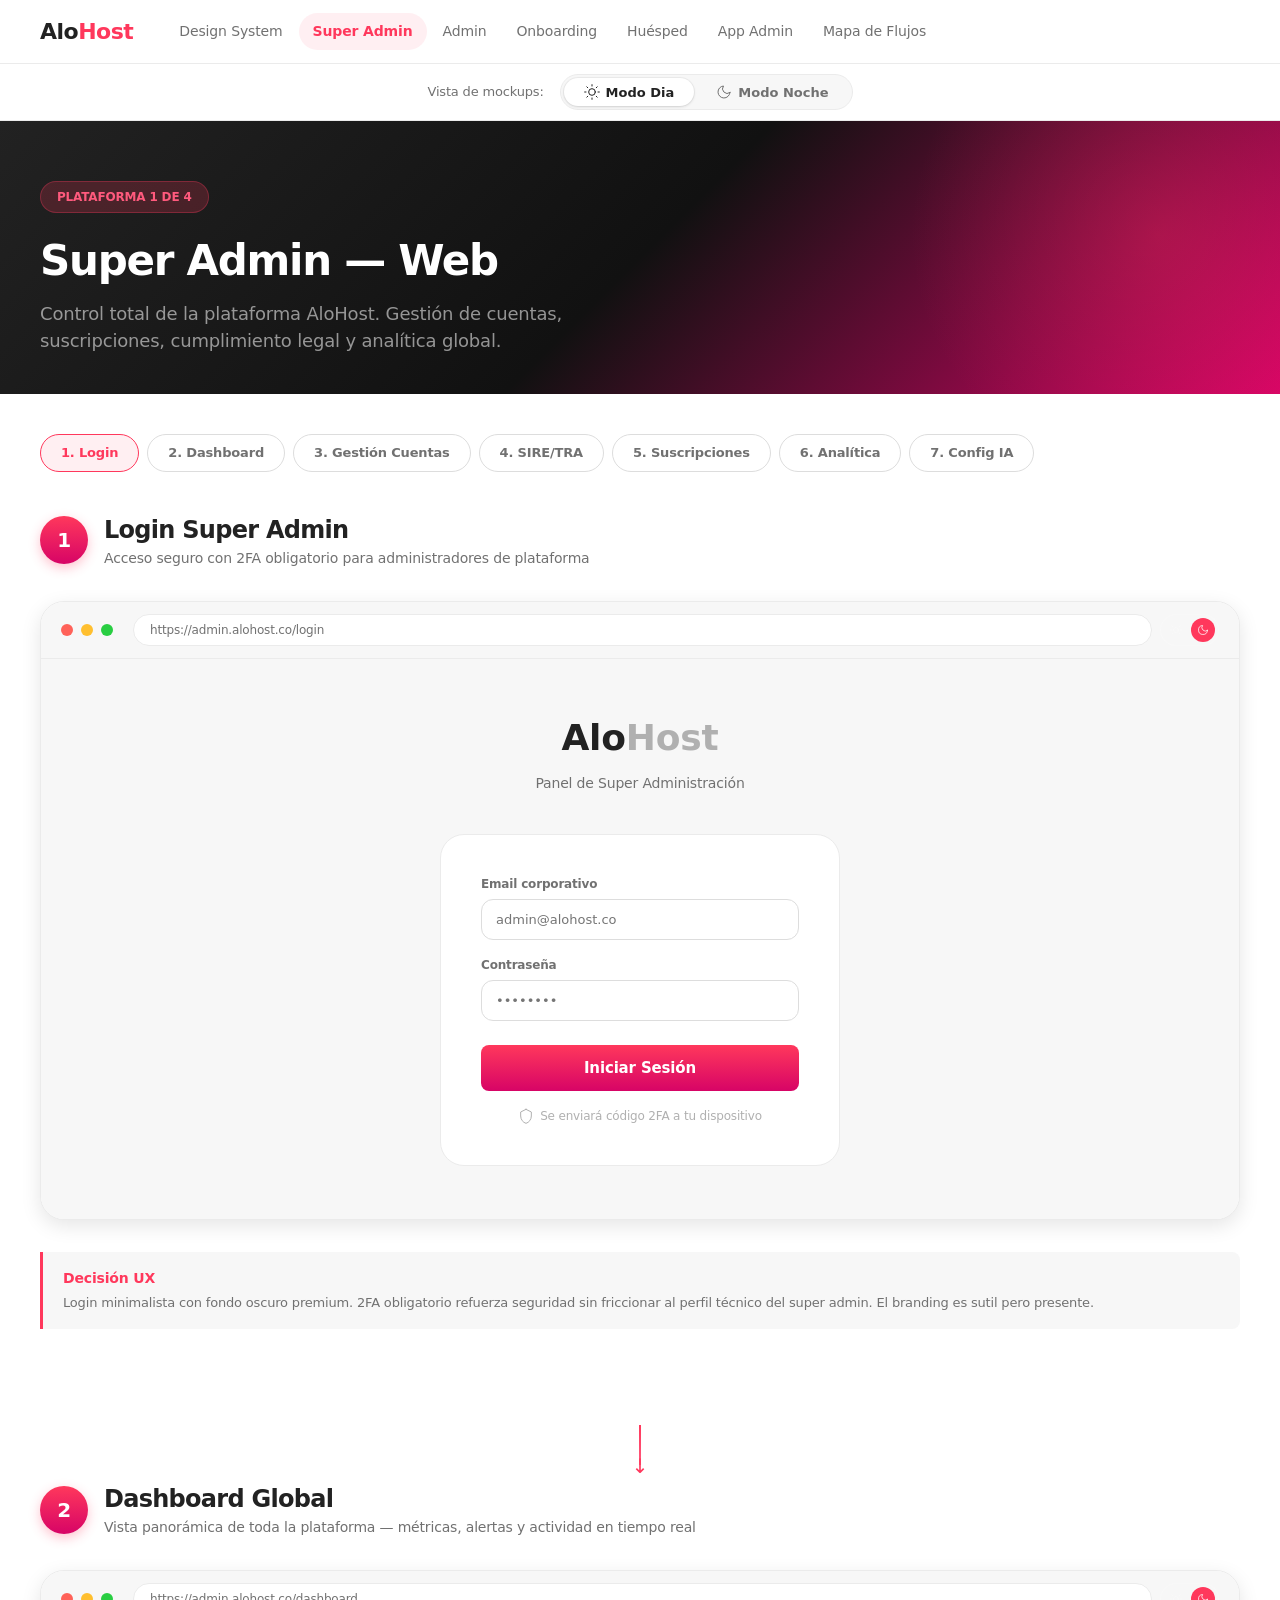
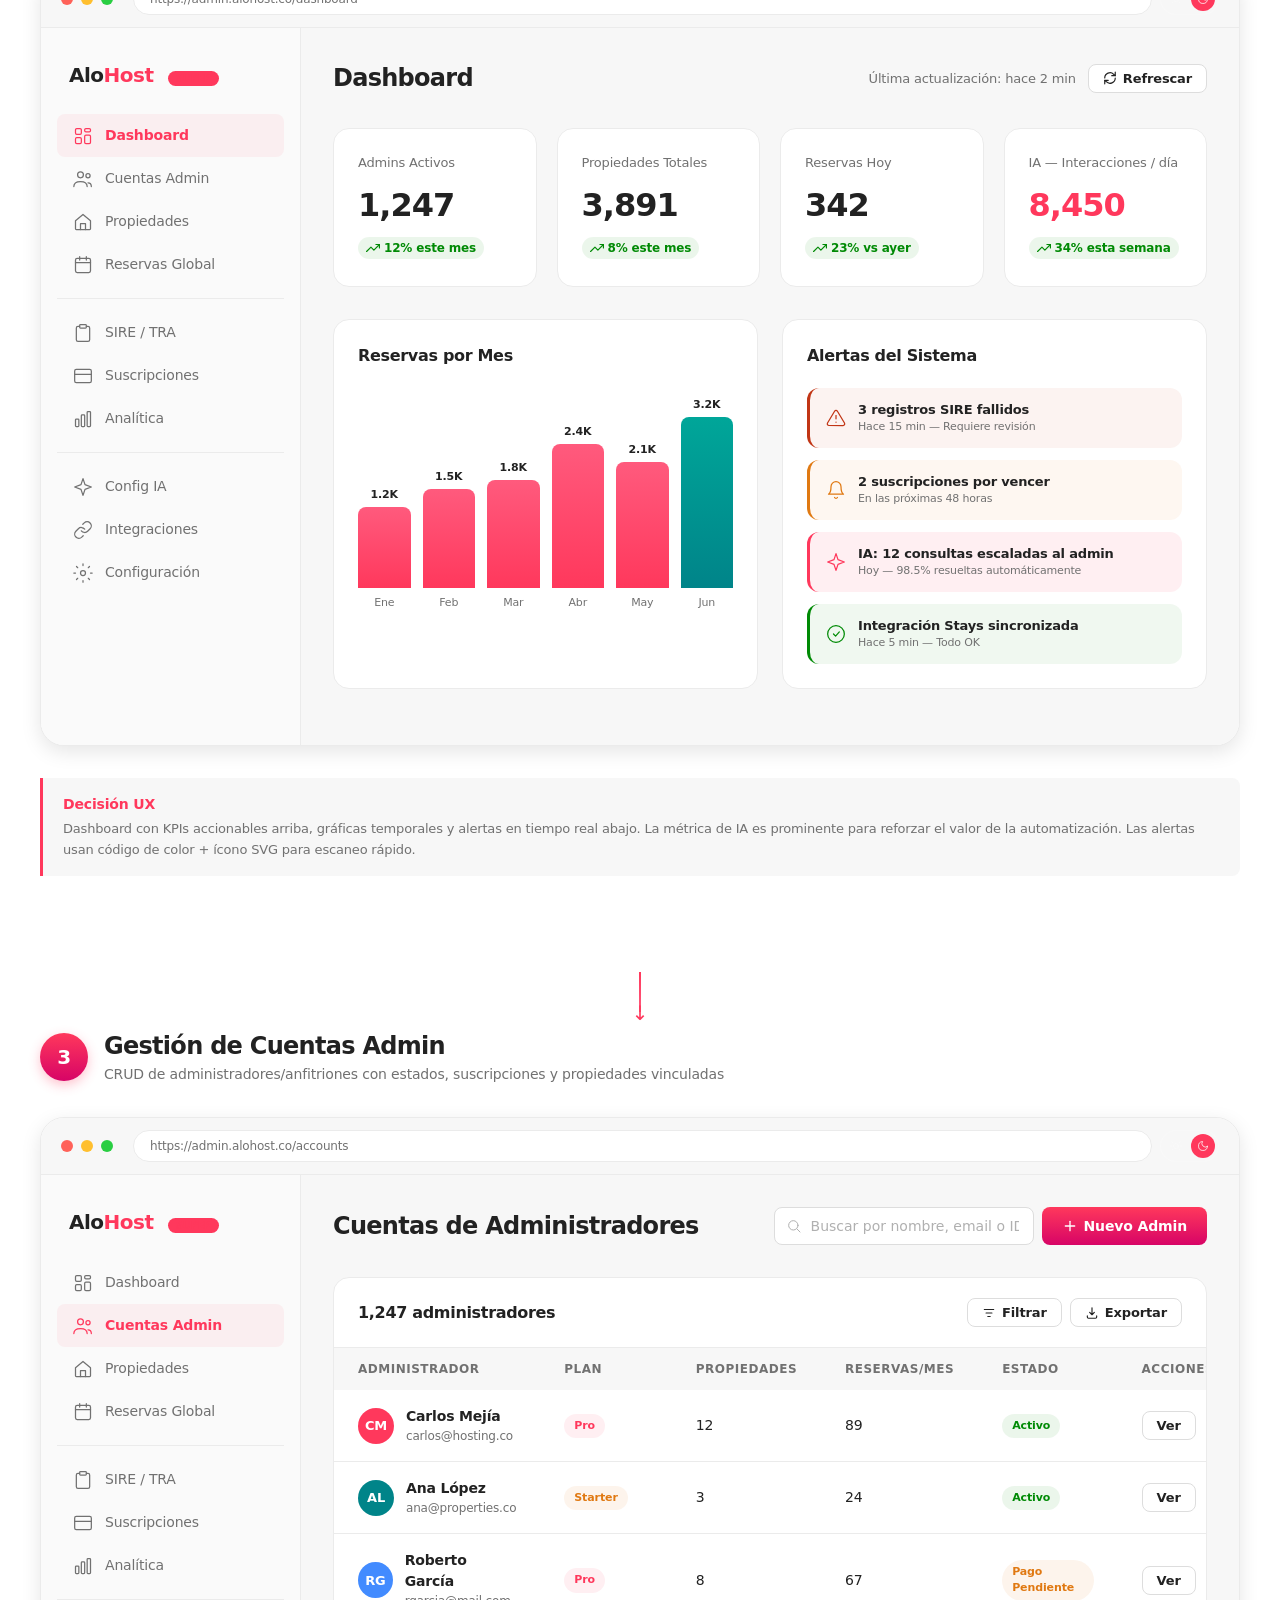
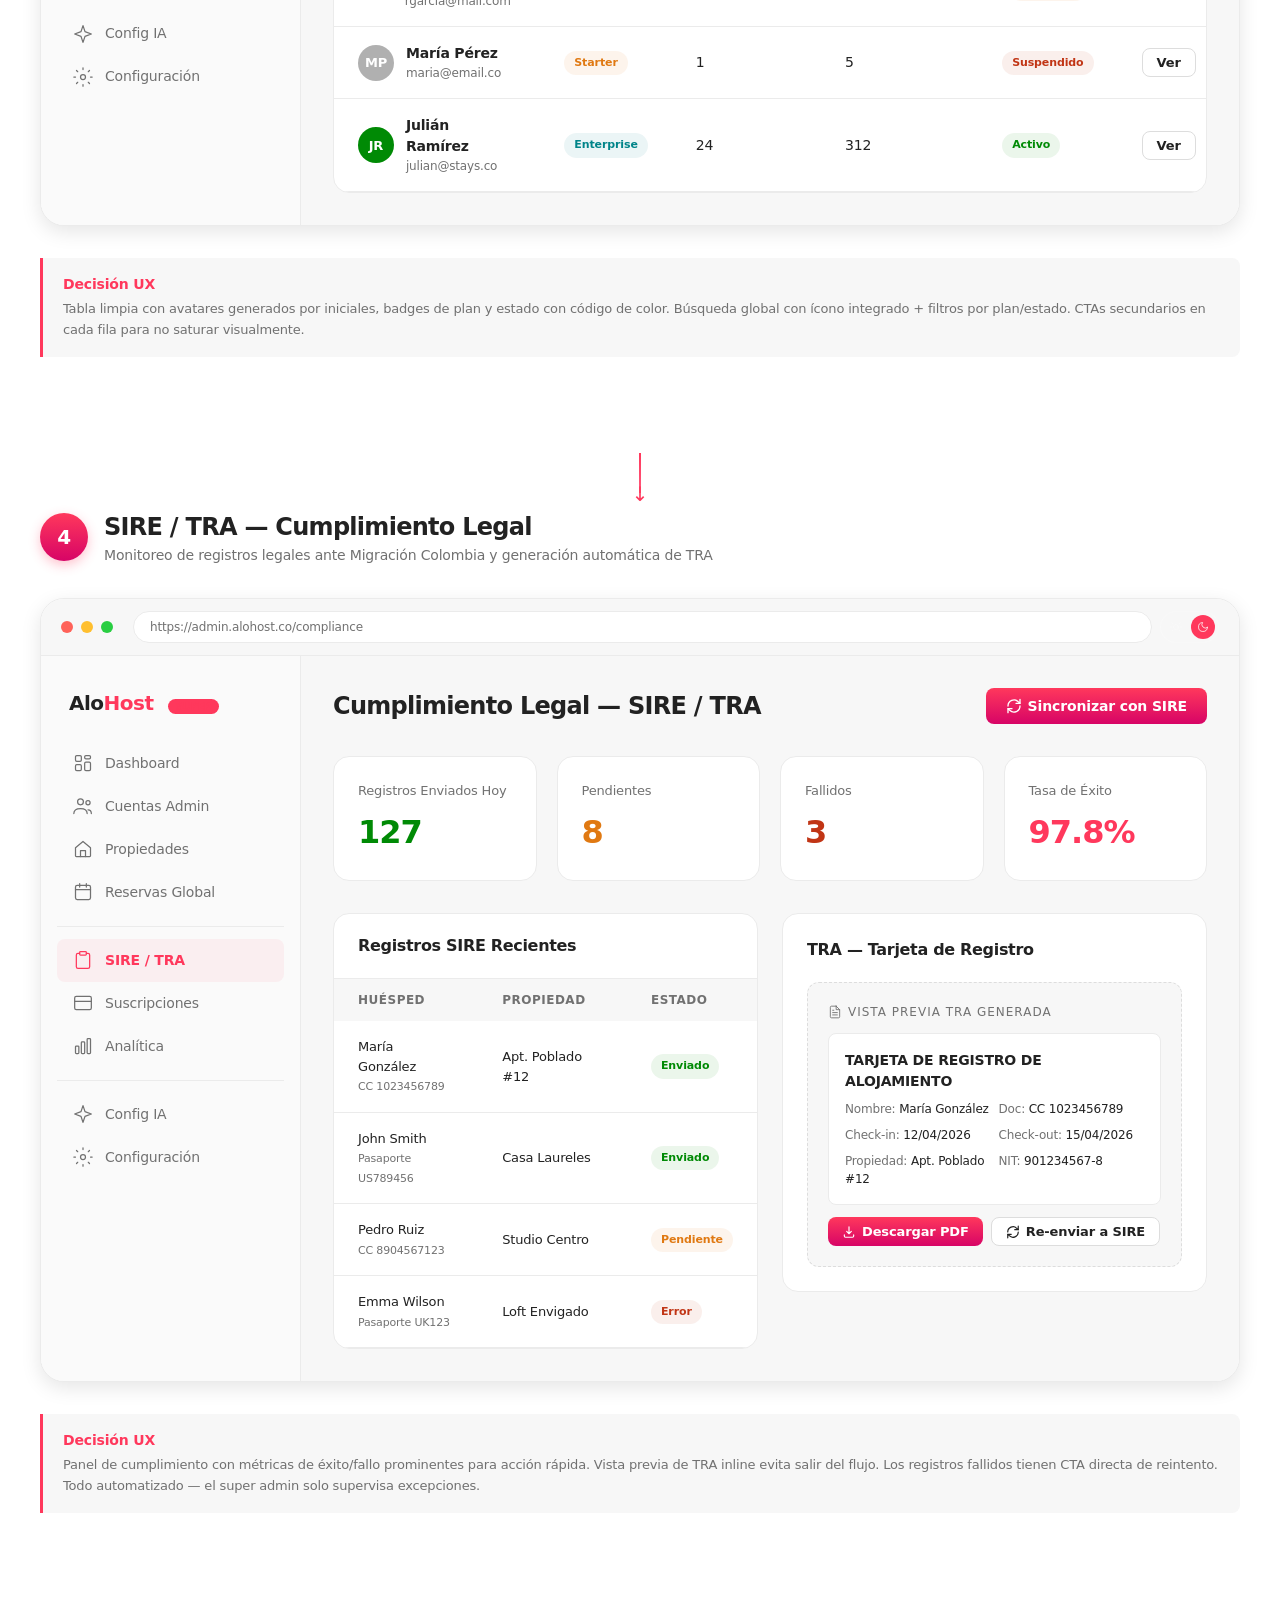
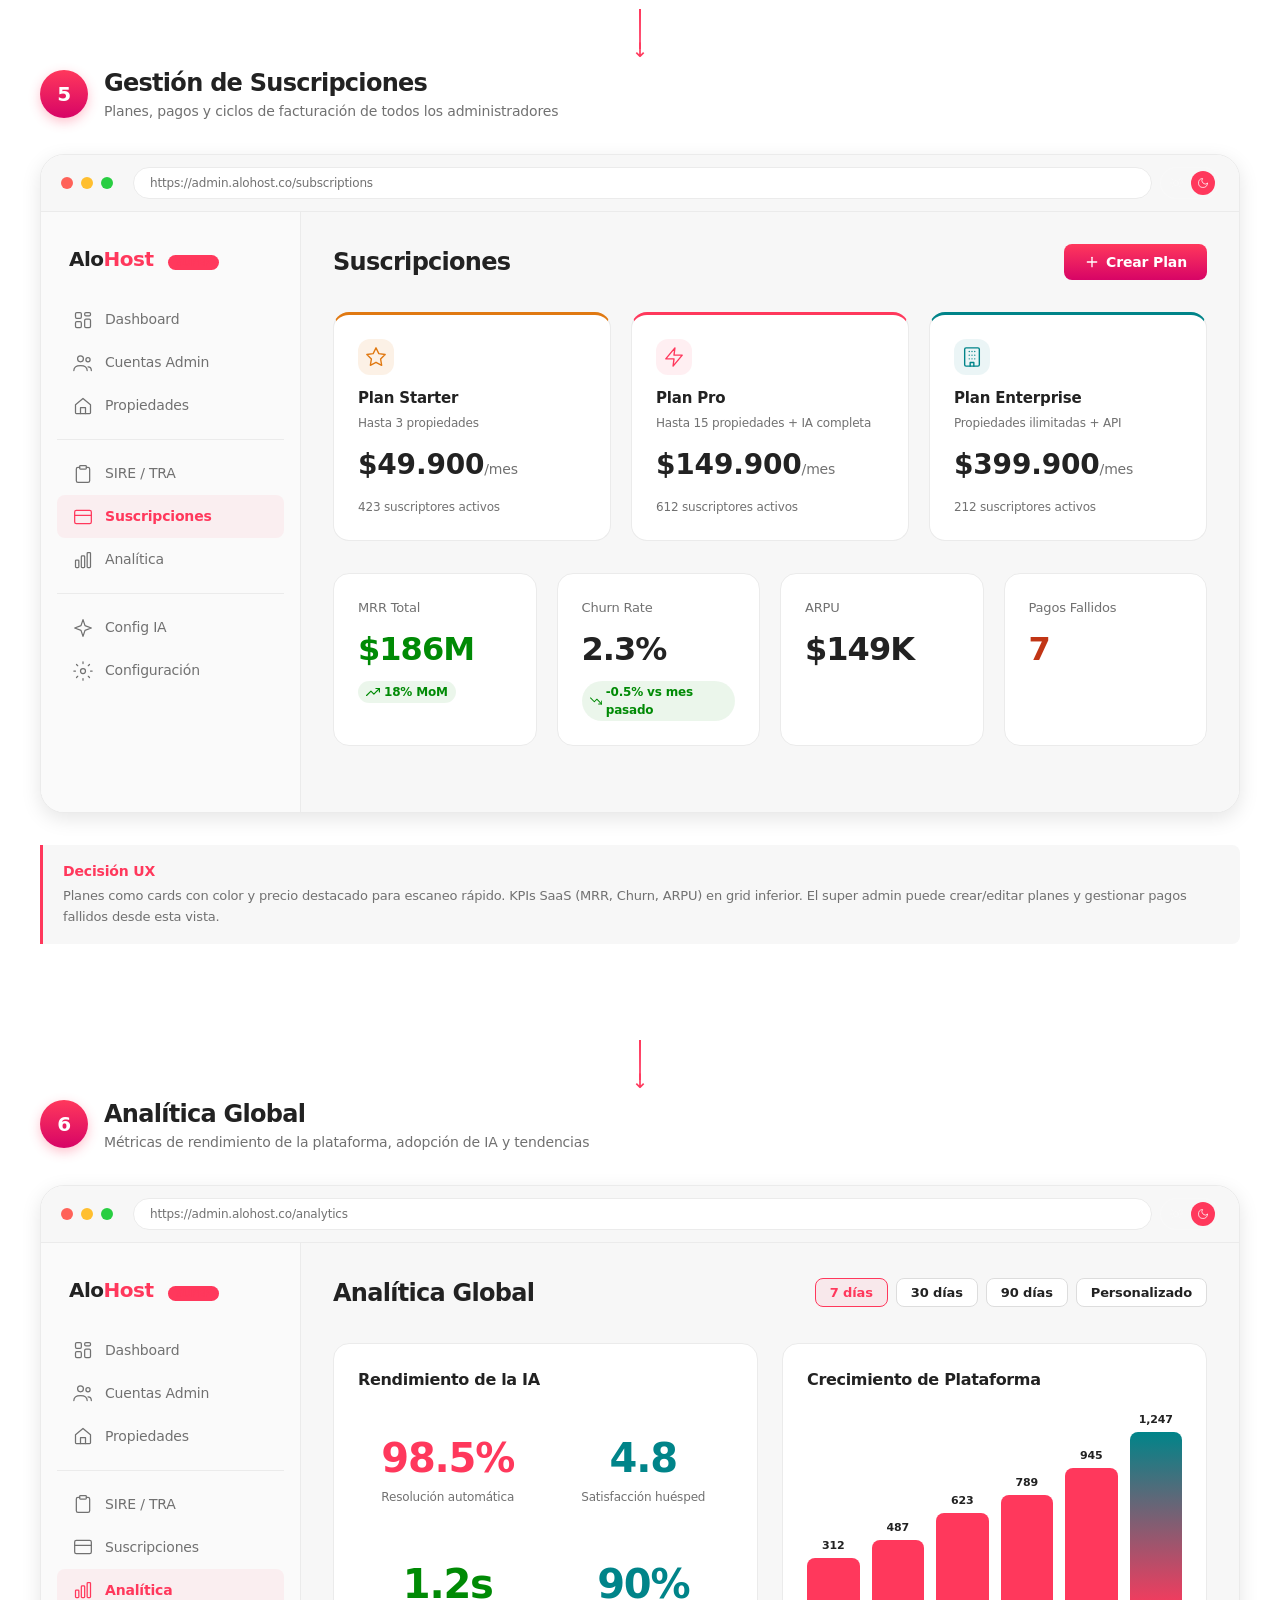
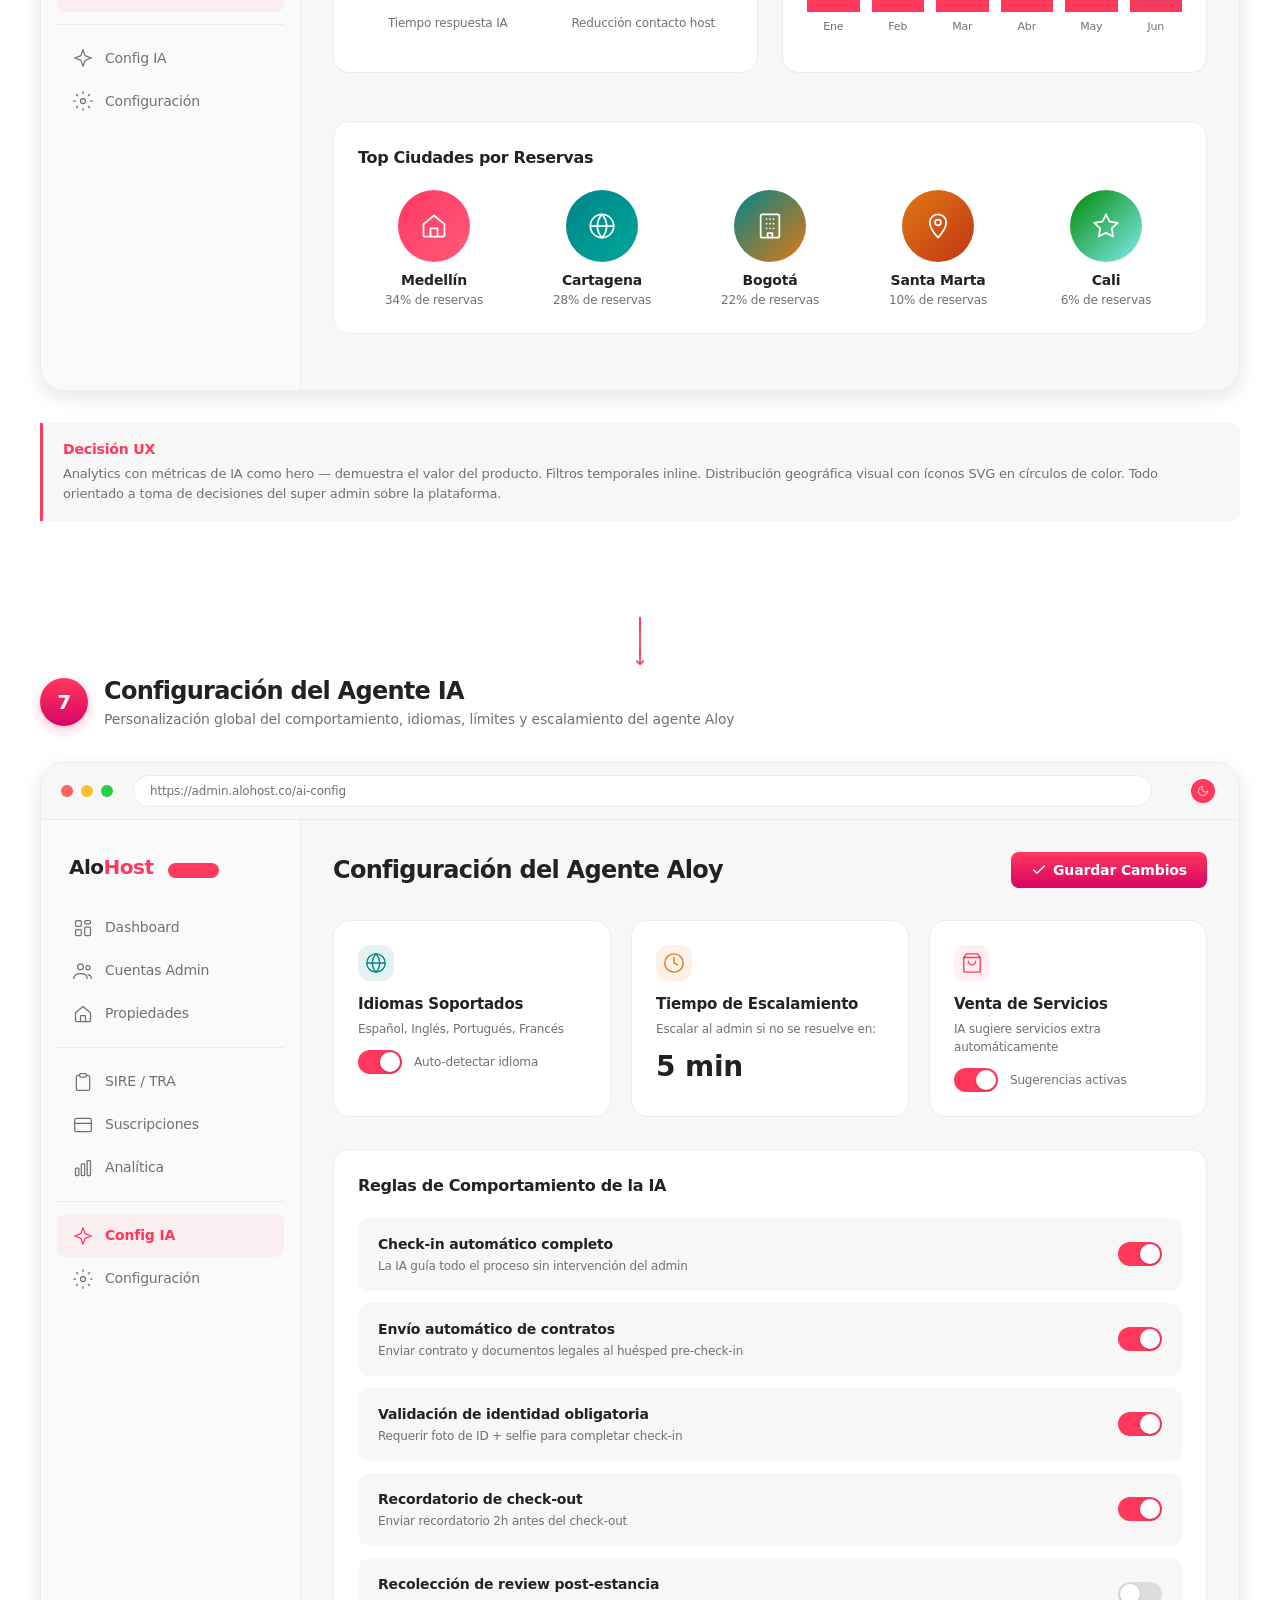
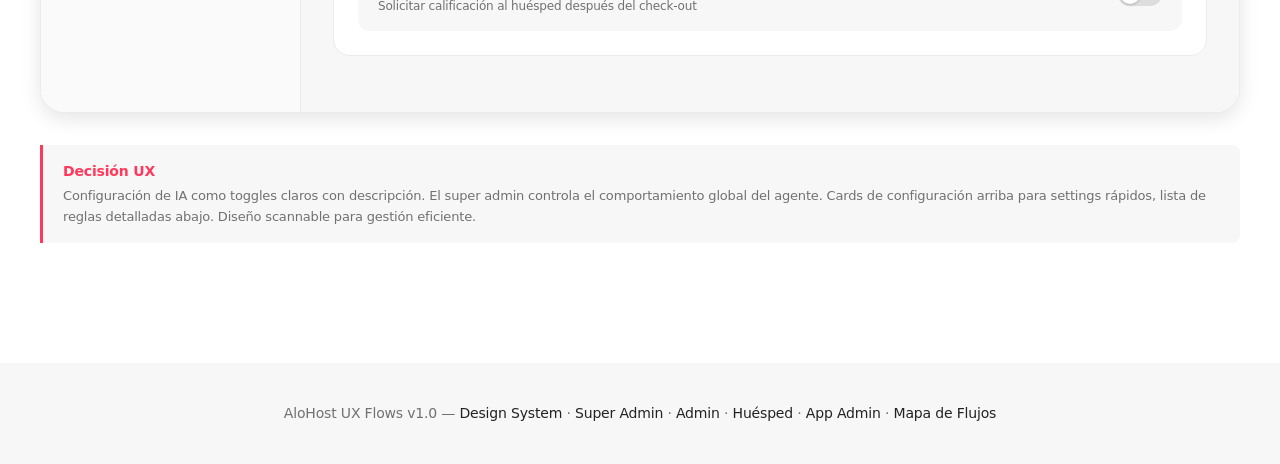
<file: superadmin.html>
<!DOCTYPE html>
<html lang="es">
<head>
<meta charset="UTF-8">
<meta name="viewport" content="width=device-width, initial-scale=1.0">
<title>AloHost — Super Admin UX Flow</title>
<link rel="stylesheet" href="theme.css">
<link rel="stylesheet" href="icons.css">
<link rel="stylesheet" href="preview-toggle.css">
<script src="theme.js"></script>
<script src="icons.js"></script>
<script src="preview-toggle.js"></script>
<style>

/* Flow Header Hero */
.flow-header {
  background: linear-gradient(135deg, #222 0%, #111 50%, var(--primary-dark) 100%);
  padding: 60px 40px 40px;
  position: relative; overflow: hidden;
}
.flow-header::before {
  content: ''; position: absolute; top: -50%; right: -10%;
  width: 500px; height: 500px;
  background: radial-gradient(circle, rgba(255,56,92,0.25), transparent 70%); border-radius: 50%;
}
.flow-header-content { position: relative; z-index: 1; max-width: 1400px; margin: 0 auto; }
.flow-badge {
  display: inline-block; background: rgba(255,56,92,0.2); border: 1px solid rgba(255,56,92,0.3);
  color: var(--primary-light); padding: 6px 16px; border-radius: var(--radius-full);
  font-size: 12px; font-weight: 600; margin-bottom: 16px;
}
.flow-header h1 {
  font-family: var(--font-display); font-size: 42px; font-weight: 800;
  color: #fff; margin-bottom: 8px; letter-spacing: -0.03em;
}
.flow-header p { font-size: 18px; color: rgba(255,255,255,0.55); max-width: 600px; }

/* Sidebar Icon Override for SVG */
.side-icon {
  width: 20px; height: 20px;
  display: inline-flex; align-items: center; justify-content: center;
  flex-shrink: 0; font-size: 0;
}
.side-icon svg {
  width: 100%; height: 100%;
  stroke: currentColor; fill: none;
  stroke-width: 1.5; stroke-linecap: round; stroke-linejoin: round;
}

/* Chart Bars */
.chart-bars {
  display: flex; align-items: flex-end; gap: 12px; height: 200px; padding-top: 20px;
}
.chart-bar {
  flex: 1; border-radius: 8px 8px 0 0; transition: var(--transition);
  position: relative; cursor: pointer;
}
.chart-bar:hover { opacity: 0.8; }
.chart-bar-label {
  position: absolute; bottom: -24px; left: 50%; transform: translateX(-50%);
  font-size: 11px; color: var(--text-secondary); white-space: nowrap;
}
.chart-bar-value {
  position: absolute; top: -20px; left: 50%; transform: translateX(-50%);
  font-size: 11px; font-weight: 600; color: var(--text-primary); white-space: nowrap;
}

/* User Cell */
.user-cell { display: flex; align-items: center; gap: 12px; }
.user-avatar {
  width: 36px; height: 36px; border-radius: 50%;
  display: flex; align-items: center; justify-content: center;
  font-size: 13px; font-weight: 600; color: #fff;
}

/* Settings Grid */
.settings-grid { display: grid; grid-template-columns: repeat(3, 1fr); gap: 20px; }
.setting-card {
  background: var(--bg-card); border-radius: var(--radius-lg);
  padding: 24px; border: 1px solid var(--border-light); transition: var(--transition);
  cursor: pointer;
}
.setting-card:hover { border-color: var(--primary); box-shadow: var(--shadow-md); }
.setting-icon {
  width: 36px; height: 36px; border-radius: var(--radius-md);
  display: flex; align-items: center; justify-content: center;
  margin-bottom: 12px;
}
.setting-icon svg {
  width: 22px; height: 22px; stroke: currentColor; fill: none;
  stroke-width: 1.5; stroke-linecap: round; stroke-linejoin: round;
}
.setting-card h4 { font-size: 15px; font-weight: 600; margin-bottom: 4px; }
.setting-card p { font-size: 12px; color: var(--text-secondary); }

/* Toggle */
.toggle-wrapper { display: flex; align-items: center; gap: 12px; }
.toggle {
  width: 44px; height: 24px; background: var(--border-default);
  border-radius: var(--radius-full); position: relative; cursor: pointer;
  transition: var(--transition); flex-shrink: 0;
}
.toggle.active { background: var(--primary); }
.toggle::after {
  content: ''; position: absolute; top: 2px; left: 2px;
  width: 20px; height: 20px; background: #fff;
  border-radius: 50%; transition: var(--transition);
  box-shadow: 0 1px 3px rgba(0,0,0,0.2);
}
.toggle.active::after { left: 22px; }

/* Form Grid */
.form-grid { display: grid; grid-template-columns: 1fr 1fr; gap: 16px; }
.form-group { margin-bottom: 16px; }

/* Alert Row */
.alert-row {
  display: flex; align-items: center; gap: 12px;
  padding: 12px 16px; border-radius: var(--radius-md);
}
.alert-row .alert-icon {
  width: 20px; height: 20px; flex-shrink: 0;
  display: flex; align-items: center; justify-content: center;
}
.alert-row .alert-icon svg {
  width: 100%; height: 100%; stroke-width: 1.5;
  stroke-linecap: round; stroke-linejoin: round; fill: none;
}

/* City Circle */
.city-circle {
  width: 72px; height: 72px; border-radius: 50%;
  margin: 0 auto 8px; display: flex; align-items: center; justify-content: center;
}
.city-circle svg {
  width: 28px; height: 28px; stroke: #fff; fill: none;
  stroke-width: 1.5; stroke-linecap: round; stroke-linejoin: round;
}

/* Inline small icon */
.icon-inline {
  display: inline-flex; align-items: center; justify-content: center;
  width: 14px; height: 14px; vertical-align: -1px;
}
.icon-inline svg {
  width: 100%; height: 100%; fill: none; stroke: currentColor;
  stroke-width: 2; stroke-linecap: round; stroke-linejoin: round;
}

/* Rule Row */
.rule-row {
  display: flex; justify-content: space-between; align-items: center;
  padding: 16px 20px; background: var(--bg-secondary); border-radius: var(--radius-md);
}
.rule-row-text h5 { font-weight: 600; font-size: 14px; margin-bottom: 2px; }
.rule-row-text p { font-size: 12px; color: var(--text-secondary); }

</style>
</head>
<body>

<!-- Top Navigation -->
<nav class="top-nav">
  <div class="top-nav-left">
    <a href="design-system.html" class="logo">Alo<span>Host</span></a>
    <div class="nav-links">
      <a href="design-system.html" class="nav-link">Design System</a>
      <a href="superadmin.html" class="nav-link active">Super Admin</a>
      <a href="admin.html" class="nav-link">Admin</a>
      <a href="admin-onboarding.html" class="nav-link">Onboarding</a>
      <a href="guest-mobile.html" class="nav-link">Hu&eacute;sped</a>
      <a href="admin-app.html" class="nav-link">App Admin</a>
      <a href="flowmap.html" class="nav-link">Mapa de Flujos</a>
    </div>
  </div>
</nav>

<!-- Flow Header -->
<div class="flow-header">
  <div class="flow-header-content">
    <div class="flow-badge">PLATAFORMA 1 DE 4</div>
    <h1>Super Admin &mdash; Web</h1>
    <p>Control total de la plataforma AloHost. Gesti&oacute;n de cuentas, suscripciones, cumplimiento legal y anal&iacute;tica global.</p>
  </div>
</div>

<div class="screens-container">

  <!-- Steps Navigation -->
  <div class="steps-row">
    <div class="step-pill active" onclick="scrollToSection('s1')">1. Login</div>
    <div class="step-pill" onclick="scrollToSection('s2')">2. Dashboard</div>
    <div class="step-pill" onclick="scrollToSection('s3')">3. Gesti&oacute;n Cuentas</div>
    <div class="step-pill" onclick="scrollToSection('s4')">4. SIRE/TRA</div>
    <div class="step-pill" onclick="scrollToSection('s5')">5. Suscripciones</div>
    <div class="step-pill" onclick="scrollToSection('s6')">6. Anal&iacute;tica</div>
    <div class="step-pill" onclick="scrollToSection('s7')">7. Config IA</div>
  </div>

  <!-- ===================== SCREEN 1: LOGIN ===================== -->
  <div class="flow-section" id="s1">
    <div class="flow-section-header">
      <div class="flow-number">1</div>
      <div>
        <h2>Login Super Admin</h2>
        <p>Acceso seguro con 2FA obligatorio para administradores de plataforma</p>
      </div>
    </div>

    <div class="screen-mockup">
      <div class="screen-bar">
        <div class="screen-dot red"></div>
        <div class="screen-dot yellow"></div>
        <div class="screen-dot green"></div>
        <div class="screen-url">https://admin.alohost.co/login</div>
        <div style="display:flex;align-items:center;gap:3px;background:rgba(255,255,255,0.08);border:1px solid rgba(255,255,255,0.12);border-radius:16px;padding:3px;margin-left:auto;">
          <div style="width:24px;height:24px;border-radius:50%;display:flex;align-items:center;justify-content:center;cursor:pointer;color:rgba(255,255,255,0.3);">
            <svg viewBox="0 0 24 24" width="12" height="12" fill="none" stroke="currentColor" stroke-width="1.5" stroke-linecap="round" stroke-linejoin="round"><circle cx="12" cy="12" r="5"/><line x1="12" y1="1" x2="12" y2="3"/><line x1="12" y1="21" x2="12" y2="23"/><line x1="4.22" y1="4.22" x2="5.64" y2="5.64"/><line x1="18.36" y1="18.36" x2="19.78" y2="19.78"/><line x1="1" y1="12" x2="3" y2="12"/><line x1="21" y1="12" x2="23" y2="12"/><line x1="4.22" y1="19.78" x2="5.64" y2="18.36"/><line x1="18.36" y1="5.64" x2="19.78" y2="4.22"/></svg>
          </div>
          <div style="width:24px;height:24px;border-radius:50%;background:#FF385C;display:flex;align-items:center;justify-content:center;cursor:pointer;color:#fff;">
            <svg viewBox="0 0 24 24" width="12" height="12" fill="none" stroke="currentColor" stroke-width="1.5" stroke-linecap="round" stroke-linejoin="round"><path d="M21 12.79A9 9 0 1111.21 3 7 7 0 0021 12.79z"/></svg>
          </div>
        </div>
      </div>
      <div style="display:flex;align-items:center;justify-content:center;min-height:560px;background:linear-gradient(135deg,#1a1a1a,#111);">
        <div style="width:400px;text-align:center;">
          <div style="font-family:var(--font-display);font-size:36px;font-weight:800;color:#fff;margin-bottom:8px;">Alo<span style="color:var(--primary-light);">Host</span></div>
          <p style="color:rgba(255,255,255,0.45);font-size:14px;margin-bottom:40px;">Panel de Super Administraci&oacute;n</p>
          <div style="background:rgba(255,255,255,0.04);border:1px solid rgba(255,255,255,0.08);border-radius:var(--radius-xl);padding:40px;">
            <div style="margin-bottom:16px;">
              <label style="display:block;font-size:12px;font-weight:600;color:rgba(255,255,255,0.5);margin-bottom:6px;text-align:left;">Email corporativo</label>
              <input type="email" style="width:100%;padding:12px 14px;border:1.5px solid rgba(255,255,255,0.12);border-radius:var(--radius-md);font-size:13px;font-family:var(--font-primary);background:rgba(255,255,255,0.06);color:#fff;" placeholder="admin@alohost.co">
            </div>
            <div style="margin-bottom:16px;">
              <label style="display:block;font-size:12px;font-weight:600;color:rgba(255,255,255,0.5);margin-bottom:6px;text-align:left;">Contrase&ntilde;a</label>
              <input type="password" style="width:100%;padding:12px 14px;border:1.5px solid rgba(255,255,255,0.12);border-radius:var(--radius-md);font-size:13px;font-family:var(--font-primary);background:rgba(255,255,255,0.06);color:#fff;" placeholder="••••••••">
            </div>
            <button class="btn btn-primary" style="width:100%;justify-content:center;padding:14px;font-size:15px;margin-top:8px;">Iniciar Sesi&oacute;n</button>
            <div style="display:flex;align-items:center;justify-content:center;gap:6px;margin-top:16px;">
              <span style="color:rgba(255,255,255,0.35);display:inline-flex;width:16px;height:16px;">
                <svg viewBox="0 0 24 24" fill="none" stroke="currentColor" stroke-width="1.5" stroke-linecap="round" stroke-linejoin="round"><path d="M12 2l8 4v6c0 5.25-3.5 9.74-8 11-4.5-1.26-8-5.75-8-11V6l8-4z"/></svg>
              </span>
              <span style="color:rgba(255,255,255,0.35);font-size:12px;">Se enviar&aacute; c&oacute;digo 2FA a tu dispositivo</span>
            </div>
          </div>
        </div>
      </div>
    </div>
    <div class="screen-annotation">
      <h4>Decisi&oacute;n UX</h4>
      <p>Login minimalista con fondo oscuro premium. 2FA obligatorio refuerza seguridad sin friccionar al perfil t&eacute;cnico del super admin. El branding es sutil pero presente.</p>
    </div>
  </div>

  <div class="flow-arrow"><div class="flow-arrow-line"></div></div>

  <!-- ===================== SCREEN 2: DASHBOARD ===================== -->
  <div class="flow-section" id="s2">
    <div class="flow-section-header">
      <div class="flow-number">2</div>
      <div>
        <h2>Dashboard Global</h2>
        <p>Vista panor&aacute;mica de toda la plataforma &mdash; m&eacute;tricas, alertas y actividad en tiempo real</p>
      </div>
    </div>

    <div class="screen-mockup">
      <div class="screen-bar">
        <div class="screen-dot red"></div>
        <div class="screen-dot yellow"></div>
        <div class="screen-dot green"></div>
        <div class="screen-url">https://admin.alohost.co/dashboard</div>
        <div style="display:flex;align-items:center;gap:3px;background:rgba(255,255,255,0.08);border:1px solid rgba(255,255,255,0.12);border-radius:16px;padding:3px;margin-left:auto;">
          <div style="width:24px;height:24px;border-radius:50%;display:flex;align-items:center;justify-content:center;cursor:pointer;color:rgba(255,255,255,0.3);">
            <svg viewBox="0 0 24 24" width="12" height="12" fill="none" stroke="currentColor" stroke-width="1.5" stroke-linecap="round" stroke-linejoin="round"><circle cx="12" cy="12" r="5"/><line x1="12" y1="1" x2="12" y2="3"/><line x1="12" y1="21" x2="12" y2="23"/><line x1="4.22" y1="4.22" x2="5.64" y2="5.64"/><line x1="18.36" y1="18.36" x2="19.78" y2="19.78"/><line x1="1" y1="12" x2="3" y2="12"/><line x1="21" y1="12" x2="23" y2="12"/><line x1="4.22" y1="19.78" x2="5.64" y2="18.36"/><line x1="18.36" y1="5.64" x2="19.78" y2="4.22"/></svg>
          </div>
          <div style="width:24px;height:24px;border-radius:50%;background:#FF385C;display:flex;align-items:center;justify-content:center;cursor:pointer;color:#fff;">
            <svg viewBox="0 0 24 24" width="12" height="12" fill="none" stroke="currentColor" stroke-width="1.5" stroke-linecap="round" stroke-linejoin="round"><path d="M21 12.79A9 9 0 1111.21 3 7 7 0 0021 12.79z"/></svg>
          </div>
        </div>
      </div>
      <div class="screen-body">
        <!-- Sidebar -->
        <div class="sidebar">
          <div class="sidebar-logo">Alo<span>Host</span> <span class="sidebar-badge">SUPER</span></div>
          <div class="side-item active"><span class="side-icon"><svg viewBox="0 0 24 24"><rect x="3" y="3" width="7" height="7" rx="1.5"/><rect x="14" y="3" width="7" height="4" rx="1.5"/><rect x="3" y="14" width="7" height="7" rx="1.5"/><rect x="14" y="11" width="7" height="10" rx="1.5"/></svg></span> Dashboard</div>
          <div class="side-item"><span class="side-icon"><svg viewBox="0 0 24 24"><circle cx="9" cy="7" r="3.5"/><path d="M17 21c0-3.866-3.134-6-8-6s-8 2.134-8 6"/><circle cx="18" cy="8" r="2.5"/><path d="M22 21c0-2.761-1.791-4.5-4-4.5"/></svg></span> Cuentas Admin</div>
          <div class="side-item"><span class="side-icon"><svg viewBox="0 0 24 24"><path d="M3 10.5L12 3l9 7.5V20a1 1 0 01-1 1H4a1 1 0 01-1-1v-9.5z"/><path d="M9 21V14h6v7"/></svg></span> Propiedades</div>
          <div class="side-item"><span class="side-icon"><svg viewBox="0 0 24 24"><rect x="3" y="4" width="18" height="17" rx="2"/><line x1="3" y1="9" x2="21" y2="9"/><line x1="8" y1="2" x2="8" y2="6"/><line x1="16" y1="2" x2="16" y2="6"/></svg></span> Reservas Global</div>
          <div class="side-divider"></div>
          <div class="side-item"><span class="side-icon"><svg viewBox="0 0 24 24"><path d="M16 4h2a2 2 0 012 2v14a2 2 0 01-2 2H6a2 2 0 01-2-2V6a2 2 0 012-2h2"/><rect x="8" y="2" width="8" height="4" rx="1"/></svg></span> SIRE / TRA</div>
          <div class="side-item"><span class="side-icon"><svg viewBox="0 0 24 24"><rect x="2" y="4" width="20" height="16" rx="2"/><line x1="2" y1="10" x2="22" y2="10"/></svg></span> Suscripciones</div>
          <div class="side-item"><span class="side-icon"><svg viewBox="0 0 24 24"><rect x="3" y="12" width="4" height="9" rx="1"/><rect x="10" y="7" width="4" height="14" rx="1"/><rect x="17" y="3" width="4" height="18" rx="1"/></svg></span> Anal&iacute;tica</div>
          <div class="side-divider"></div>
          <div class="side-item"><span class="side-icon"><svg viewBox="0 0 24 24"><path d="M12 2l2.4 7.2L22 12l-7.6 2.8L12 22l-2.4-7.2L2 12l7.6-2.8L12 2z"/></svg></span> Config IA</div>
          <div class="side-item"><span class="side-icon"><svg viewBox="0 0 24 24"><path d="M10 13a5 5 0 007.54.54l3-3a5 5 0 00-7.07-7.07l-1.72 1.71"/><path d="M14 11a5 5 0 00-7.54-.54l-3 3a5 5 0 007.07 7.07l1.71-1.71"/></svg></span> Integraciones</div>
          <div class="side-item"><span class="side-icon"><svg viewBox="0 0 24 24"><circle cx="12" cy="12" r="3"/><path d="M12 1v2m0 18v2M4.22 4.22l1.42 1.42m12.72 12.72l1.42 1.42M1 12h2m18 0h2M4.22 19.78l1.42-1.42M18.36 5.64l1.42-1.42"/></svg></span> Configuraci&oacute;n</div>
        </div>
        <!-- Main -->
        <div class="main-content">
          <div class="main-header">
            <h2>Dashboard</h2>
            <div style="display:flex;align-items:center;gap:12px;">
              <span style="font-size:13px;color:var(--text-secondary);">&Uacute;ltima actualizaci&oacute;n: hace 2 min</span>
              <button class="btn btn-secondary btn-sm" style="display:inline-flex;align-items:center;gap:6px;">
                <span class="icon-inline"><svg viewBox="0 0 24 24"><path d="M21 2v6h-6"/><path d="M3 12a9 9 0 0115.36-6.36L21 8"/><path d="M3 22v-6h6"/><path d="M21 12a9 9 0 01-15.36 6.36L3 16"/></svg></span>
                Refrescar
              </button>
            </div>
          </div>

          <!-- Stats -->
          <div class="stats-grid">
            <div class="stat-card">
              <div class="stat-label">Admins Activos</div>
              <div class="stat-value">1,247</div>
              <div class="stat-change up">
                <span class="icon-inline"><svg viewBox="0 0 24 24"><polyline points="23 6 13.5 15.5 8.5 10.5 1 18"/><polyline points="17 6 23 6 23 12"/></svg></span>
                12% este mes
              </div>
            </div>
            <div class="stat-card">
              <div class="stat-label">Propiedades Totales</div>
              <div class="stat-value">3,891</div>
              <div class="stat-change up">
                <span class="icon-inline"><svg viewBox="0 0 24 24"><polyline points="23 6 13.5 15.5 8.5 10.5 1 18"/><polyline points="17 6 23 6 23 12"/></svg></span>
                8% este mes
              </div>
            </div>
            <div class="stat-card">
              <div class="stat-label">Reservas Hoy</div>
              <div class="stat-value">342</div>
              <div class="stat-change up">
                <span class="icon-inline"><svg viewBox="0 0 24 24"><polyline points="23 6 13.5 15.5 8.5 10.5 1 18"/><polyline points="17 6 23 6 23 12"/></svg></span>
                23% vs ayer
              </div>
            </div>
            <div class="stat-card">
              <div class="stat-label">IA &mdash; Interacciones / d&iacute;a</div>
              <div class="stat-value" style="color:var(--primary);">8,450</div>
              <div class="stat-change up">
                <span class="icon-inline"><svg viewBox="0 0 24 24"><polyline points="23 6 13.5 15.5 8.5 10.5 1 18"/><polyline points="17 6 23 6 23 12"/></svg></span>
                34% esta semana
              </div>
            </div>
          </div>

          <!-- Charts + Alerts -->
          <div class="two-col">
            <div class="chart-placeholder">
              <h3>Reservas por Mes</h3>
              <div class="chart-bars">
                <div class="chart-bar" style="height:45%;background:linear-gradient(to top,var(--primary),var(--primary-light));"><span class="chart-bar-value">1.2K</span><span class="chart-bar-label">Ene</span></div>
                <div class="chart-bar" style="height:55%;background:linear-gradient(to top,var(--primary),var(--primary-light));"><span class="chart-bar-value">1.5K</span><span class="chart-bar-label">Feb</span></div>
                <div class="chart-bar" style="height:60%;background:linear-gradient(to top,var(--primary),var(--primary-light));"><span class="chart-bar-value">1.8K</span><span class="chart-bar-label">Mar</span></div>
                <div class="chart-bar" style="height:80%;background:linear-gradient(to top,var(--primary),var(--primary-light));"><span class="chart-bar-value">2.4K</span><span class="chart-bar-label">Abr</span></div>
                <div class="chart-bar" style="height:70%;background:linear-gradient(to top,var(--primary),var(--primary-light));"><span class="chart-bar-value">2.1K</span><span class="chart-bar-label">May</span></div>
                <div class="chart-bar" style="height:95%;background:linear-gradient(to top,var(--accent),var(--accent-light));"><span class="chart-bar-value">3.2K</span><span class="chart-bar-label">Jun</span></div>
              </div>
            </div>
            <div class="chart-placeholder">
              <h3>Alertas del Sistema</h3>
              <div style="display:flex;flex-direction:column;gap:12px;">
                <!-- Alert: Danger -->
                <div class="alert-row" style="background:rgba(193,53,21,0.06);border-left:3px solid var(--danger);">
                  <span class="alert-icon" style="color:var(--danger);"><svg viewBox="0 0 24 24" stroke="currentColor"><path d="M10.29 3.86L1.82 18a2 2 0 001.71 3h16.94a2 2 0 001.71-3L13.71 3.86a2 2 0 00-3.42 0z"/><line x1="12" y1="9" x2="12" y2="13"/><line x1="12" y1="17" x2="12.01" y2="17"/></svg></span>
                  <div>
                    <div style="font-size:13px;font-weight:600;">3 registros SIRE fallidos</div>
                    <div style="font-size:11px;color:var(--text-secondary);">Hace 15 min &mdash; Requiere revisi&oacute;n</div>
                  </div>
                </div>
                <!-- Alert: Warning -->
                <div class="alert-row" style="background:rgba(224,121,18,0.06);border-left:3px solid var(--warning);">
                  <span class="alert-icon" style="color:var(--warning);"><svg viewBox="0 0 24 24" stroke="currentColor"><path d="M18 8A6 6 0 006 8c0 7-3 9-3 9h18s-3-2-3-9"/><path d="M13.73 21a2 2 0 01-3.46 0"/></svg></span>
                  <div>
                    <div style="font-size:13px;font-weight:600;">2 suscripciones por vencer</div>
                    <div style="font-size:11px;color:var(--text-secondary);">En las pr&oacute;ximas 48 horas</div>
                  </div>
                </div>
                <!-- Alert: AI -->
                <div class="alert-row" style="background:var(--primary-soft);border-left:3px solid var(--primary);">
                  <span class="alert-icon" style="color:var(--primary);"><svg viewBox="0 0 24 24" stroke="currentColor"><path d="M12 2l2.4 7.2L22 12l-7.6 2.8L12 22l-2.4-7.2L2 12l7.6-2.8L12 2z"/></svg></span>
                  <div>
                    <div style="font-size:13px;font-weight:600;">IA: 12 consultas escaladas al admin</div>
                    <div style="font-size:11px;color:var(--text-secondary);">Hoy &mdash; 98.5% resueltas autom&aacute;ticamente</div>
                  </div>
                </div>
                <!-- Alert: Success -->
                <div class="alert-row" style="background:rgba(0,138,5,0.06);border-left:3px solid var(--success);">
                  <span class="alert-icon" style="color:var(--success);"><svg viewBox="0 0 24 24" stroke="currentColor"><circle cx="12" cy="12" r="10"/><polyline points="9 12 11.5 14.5 16 9.5"/></svg></span>
                  <div>
                    <div style="font-size:13px;font-weight:600;">Integraci&oacute;n Stays sincronizada</div>
                    <div style="font-size:11px;color:var(--text-secondary);">Hace 5 min &mdash; Todo OK</div>
                  </div>
                </div>
              </div>
            </div>
          </div>
        </div>
      </div>
    </div>
    <div class="screen-annotation">
      <h4>Decisi&oacute;n UX</h4>
      <p>Dashboard con KPIs accionables arriba, gr&aacute;ficas temporales y alertas en tiempo real abajo. La m&eacute;trica de IA es prominente para reforzar el valor de la automatizaci&oacute;n. Las alertas usan c&oacute;digo de color + &iacute;cono SVG para escaneo r&aacute;pido.</p>
    </div>
  </div>

  <div class="flow-arrow"><div class="flow-arrow-line"></div></div>

  <!-- ===================== SCREEN 3: ACCOUNT MANAGEMENT ===================== -->
  <div class="flow-section" id="s3">
    <div class="flow-section-header">
      <div class="flow-number">3</div>
      <div>
        <h2>Gesti&oacute;n de Cuentas Admin</h2>
        <p>CRUD de administradores/anfitriones con estados, suscripciones y propiedades vinculadas</p>
      </div>
    </div>

    <div class="screen-mockup">
      <div class="screen-bar">
        <div class="screen-dot red"></div>
        <div class="screen-dot yellow"></div>
        <div class="screen-dot green"></div>
        <div class="screen-url">https://admin.alohost.co/accounts</div>
        <div style="display:flex;align-items:center;gap:3px;background:rgba(255,255,255,0.08);border:1px solid rgba(255,255,255,0.12);border-radius:16px;padding:3px;margin-left:auto;">
          <div style="width:24px;height:24px;border-radius:50%;display:flex;align-items:center;justify-content:center;cursor:pointer;color:rgba(255,255,255,0.3);">
            <svg viewBox="0 0 24 24" width="12" height="12" fill="none" stroke="currentColor" stroke-width="1.5" stroke-linecap="round" stroke-linejoin="round"><circle cx="12" cy="12" r="5"/><line x1="12" y1="1" x2="12" y2="3"/><line x1="12" y1="21" x2="12" y2="23"/><line x1="4.22" y1="4.22" x2="5.64" y2="5.64"/><line x1="18.36" y1="18.36" x2="19.78" y2="19.78"/><line x1="1" y1="12" x2="3" y2="12"/><line x1="21" y1="12" x2="23" y2="12"/><line x1="4.22" y1="19.78" x2="5.64" y2="18.36"/><line x1="18.36" y1="5.64" x2="19.78" y2="4.22"/></svg>
          </div>
          <div style="width:24px;height:24px;border-radius:50%;background:#FF385C;display:flex;align-items:center;justify-content:center;cursor:pointer;color:#fff;">
            <svg viewBox="0 0 24 24" width="12" height="12" fill="none" stroke="currentColor" stroke-width="1.5" stroke-linecap="round" stroke-linejoin="round"><path d="M21 12.79A9 9 0 1111.21 3 7 7 0 0021 12.79z"/></svg>
          </div>
        </div>
      </div>
      <div class="screen-body">
        <!-- Sidebar -->
        <div class="sidebar">
          <div class="sidebar-logo">Alo<span>Host</span> <span class="sidebar-badge">SUPER</span></div>
          <div class="side-item"><span class="side-icon"><svg viewBox="0 0 24 24"><rect x="3" y="3" width="7" height="7" rx="1.5"/><rect x="14" y="3" width="7" height="4" rx="1.5"/><rect x="3" y="14" width="7" height="7" rx="1.5"/><rect x="14" y="11" width="7" height="10" rx="1.5"/></svg></span> Dashboard</div>
          <div class="side-item active"><span class="side-icon"><svg viewBox="0 0 24 24"><circle cx="9" cy="7" r="3.5"/><path d="M17 21c0-3.866-3.134-6-8-6s-8 2.134-8 6"/><circle cx="18" cy="8" r="2.5"/><path d="M22 21c0-2.761-1.791-4.5-4-4.5"/></svg></span> Cuentas Admin</div>
          <div class="side-item"><span class="side-icon"><svg viewBox="0 0 24 24"><path d="M3 10.5L12 3l9 7.5V20a1 1 0 01-1 1H4a1 1 0 01-1-1v-9.5z"/><path d="M9 21V14h6v7"/></svg></span> Propiedades</div>
          <div class="side-item"><span class="side-icon"><svg viewBox="0 0 24 24"><rect x="3" y="4" width="18" height="17" rx="2"/><line x1="3" y1="9" x2="21" y2="9"/><line x1="8" y1="2" x2="8" y2="6"/><line x1="16" y1="2" x2="16" y2="6"/></svg></span> Reservas Global</div>
          <div class="side-divider"></div>
          <div class="side-item"><span class="side-icon"><svg viewBox="0 0 24 24"><path d="M16 4h2a2 2 0 012 2v14a2 2 0 01-2 2H6a2 2 0 01-2-2V6a2 2 0 012-2h2"/><rect x="8" y="2" width="8" height="4" rx="1"/></svg></span> SIRE / TRA</div>
          <div class="side-item"><span class="side-icon"><svg viewBox="0 0 24 24"><rect x="2" y="4" width="20" height="16" rx="2"/><line x1="2" y1="10" x2="22" y2="10"/></svg></span> Suscripciones</div>
          <div class="side-item"><span class="side-icon"><svg viewBox="0 0 24 24"><rect x="3" y="12" width="4" height="9" rx="1"/><rect x="10" y="7" width="4" height="14" rx="1"/><rect x="17" y="3" width="4" height="18" rx="1"/></svg></span> Anal&iacute;tica</div>
          <div class="side-divider"></div>
          <div class="side-item"><span class="side-icon"><svg viewBox="0 0 24 24"><path d="M12 2l2.4 7.2L22 12l-7.6 2.8L12 22l-2.4-7.2L2 12l7.6-2.8L12 2z"/></svg></span> Config IA</div>
          <div class="side-item"><span class="side-icon"><svg viewBox="0 0 24 24"><circle cx="12" cy="12" r="3"/><path d="M12 1v2m0 18v2M4.22 4.22l1.42 1.42m12.72 12.72l1.42 1.42M1 12h2m18 0h2M4.22 19.78l1.42-1.42M18.36 5.64l1.42-1.42"/></svg></span> Configuraci&oacute;n</div>
        </div>
        <!-- Main -->
        <div class="main-content">
          <div class="main-header">
            <h2>Cuentas de Administradores</h2>
            <div style="display:flex;gap:8px;">
              <div style="position:relative;">
                <span style="position:absolute;left:12px;top:50%;transform:translateY(-50%);display:inline-flex;width:16px;height:16px;color:var(--text-tertiary);">
                  <svg viewBox="0 0 24 24" fill="none" stroke="currentColor" stroke-width="1.5" stroke-linecap="round" stroke-linejoin="round"><circle cx="11" cy="11" r="7"/><line x1="16.5" y1="16.5" x2="21" y2="21"/></svg>
                </span>
                <input class="form-input" style="width:260px;padding-left:36px;" placeholder="Buscar por nombre, email o ID...">
              </div>
              <button class="btn btn-primary" style="display:inline-flex;align-items:center;gap:6px;">
                <span class="icon-inline" style="width:16px;height:16px;"><svg viewBox="0 0 24 24"><line x1="12" y1="5" x2="12" y2="19"/><line x1="5" y1="12" x2="19" y2="12"/></svg></span>
                Nuevo Admin
              </button>
            </div>
          </div>
          <div class="table-wrapper">
            <div class="table-header">
              <h3>1,247 administradores</h3>
              <div style="display:flex;gap:8px;">
                <button class="btn btn-secondary btn-sm" style="display:inline-flex;align-items:center;gap:6px;">
                  <span class="icon-inline"><svg viewBox="0 0 24 24"><line x1="4" y1="6" x2="20" y2="6"/><line x1="7" y1="12" x2="17" y2="12"/><line x1="10" y1="18" x2="14" y2="18"/></svg></span>
                  Filtrar
                </button>
                <button class="btn btn-secondary btn-sm" style="display:inline-flex;align-items:center;gap:6px;">
                  <span class="icon-inline"><svg viewBox="0 0 24 24"><path d="M12 3v12m0 0l-4-4m4 4l4-4"/><path d="M4 17v2a2 2 0 002 2h12a2 2 0 002-2v-2"/></svg></span>
                  Exportar
                </button>
              </div>
            </div>
            <table>
              <thead>
                <tr>
                  <th>Administrador</th>
                  <th>Plan</th>
                  <th>Propiedades</th>
                  <th>Reservas/mes</th>
                  <th>Estado</th>
                  <th>Acciones</th>
                </tr>
              </thead>
              <tbody>
                <tr>
                  <td>
                    <div class="user-cell">
                      <div class="user-avatar" style="background:var(--primary);">CM</div>
                      <div>
                        <div style="font-weight:600;font-size:14px;">Carlos Mej&iacute;a</div>
                        <div style="font-size:12px;color:var(--text-secondary);">carlos@hosting.co</div>
                      </div>
                    </div>
                  </td>
                  <td><span class="badge-sm" style="background:var(--primary-soft);color:var(--primary);">Pro</span></td>
                  <td>12</td>
                  <td>89</td>
                  <td><span class="badge-sm badge-active">Activo</span></td>
                  <td><button class="btn btn-secondary btn-sm">Ver</button></td>
                </tr>
                <tr>
                  <td>
                    <div class="user-cell">
                      <div class="user-avatar" style="background:var(--accent);">AL</div>
                      <div>
                        <div style="font-weight:600;font-size:14px;">Ana L&oacute;pez</div>
                        <div style="font-size:12px;color:var(--text-secondary);">ana@properties.co</div>
                      </div>
                    </div>
                  </td>
                  <td><span class="badge-sm" style="background:rgba(224,121,18,0.08);color:var(--warning);">Starter</span></td>
                  <td>3</td>
                  <td>24</td>
                  <td><span class="badge-sm badge-active">Activo</span></td>
                  <td><button class="btn btn-secondary btn-sm">Ver</button></td>
                </tr>
                <tr>
                  <td>
                    <div class="user-cell">
                      <div class="user-avatar" style="background:var(--info);">RG</div>
                      <div>
                        <div style="font-weight:600;font-size:14px;">Roberto Garc&iacute;a</div>
                        <div style="font-size:12px;color:var(--text-secondary);">rgarcia@mail.com</div>
                      </div>
                    </div>
                  </td>
                  <td><span class="badge-sm" style="background:var(--primary-soft);color:var(--primary);">Pro</span></td>
                  <td>8</td>
                  <td>67</td>
                  <td><span class="badge-sm badge-pending">Pago Pendiente</span></td>
                  <td><button class="btn btn-secondary btn-sm">Ver</button></td>
                </tr>
                <tr>
                  <td>
                    <div class="user-cell">
                      <div class="user-avatar" style="background:var(--text-tertiary);">MP</div>
                      <div>
                        <div style="font-weight:600;font-size:14px;">Mar&iacute;a P&eacute;rez</div>
                        <div style="font-size:12px;color:var(--text-secondary);">maria@email.co</div>
                      </div>
                    </div>
                  </td>
                  <td><span class="badge-sm" style="background:rgba(224,121,18,0.08);color:var(--warning);">Starter</span></td>
                  <td>1</td>
                  <td>5</td>
                  <td><span class="badge-sm badge-suspended">Suspendido</span></td>
                  <td><button class="btn btn-secondary btn-sm">Ver</button></td>
                </tr>
                <tr>
                  <td>
                    <div class="user-cell">
                      <div class="user-avatar" style="background:var(--success);">JR</div>
                      <div>
                        <div style="font-weight:600;font-size:14px;">Juli&aacute;n Ram&iacute;rez</div>
                        <div style="font-size:12px;color:var(--text-secondary);">julian@stays.co</div>
                      </div>
                    </div>
                  </td>
                  <td><span class="badge-sm" style="background:var(--accent-soft);color:var(--accent);">Enterprise</span></td>
                  <td>24</td>
                  <td>312</td>
                  <td><span class="badge-sm badge-active">Activo</span></td>
                  <td><button class="btn btn-secondary btn-sm">Ver</button></td>
                </tr>
              </tbody>
            </table>
          </div>
        </div>
      </div>
    </div>
    <div class="screen-annotation">
      <h4>Decisi&oacute;n UX</h4>
      <p>Tabla limpia con avatares generados por iniciales, badges de plan y estado con c&oacute;digo de color. B&uacute;squeda global con &iacute;cono integrado + filtros por plan/estado. CTAs secundarios en cada fila para no saturar visualmente.</p>
    </div>
  </div>

  <div class="flow-arrow"><div class="flow-arrow-line"></div></div>

  <!-- ===================== SCREEN 4: SIRE / TRA ===================== -->
  <div class="flow-section" id="s4">
    <div class="flow-section-header">
      <div class="flow-number">4</div>
      <div>
        <h2>SIRE / TRA &mdash; Cumplimiento Legal</h2>
        <p>Monitoreo de registros legales ante Migraci&oacute;n Colombia y generaci&oacute;n autom&aacute;tica de TRA</p>
      </div>
    </div>

    <div class="screen-mockup">
      <div class="screen-bar">
        <div class="screen-dot red"></div>
        <div class="screen-dot yellow"></div>
        <div class="screen-dot green"></div>
        <div class="screen-url">https://admin.alohost.co/compliance</div>
        <div style="display:flex;align-items:center;gap:3px;background:rgba(255,255,255,0.08);border:1px solid rgba(255,255,255,0.12);border-radius:16px;padding:3px;margin-left:auto;">
          <div style="width:24px;height:24px;border-radius:50%;display:flex;align-items:center;justify-content:center;cursor:pointer;color:rgba(255,255,255,0.3);">
            <svg viewBox="0 0 24 24" width="12" height="12" fill="none" stroke="currentColor" stroke-width="1.5" stroke-linecap="round" stroke-linejoin="round"><circle cx="12" cy="12" r="5"/><line x1="12" y1="1" x2="12" y2="3"/><line x1="12" y1="21" x2="12" y2="23"/><line x1="4.22" y1="4.22" x2="5.64" y2="5.64"/><line x1="18.36" y1="18.36" x2="19.78" y2="19.78"/><line x1="1" y1="12" x2="3" y2="12"/><line x1="21" y1="12" x2="23" y2="12"/><line x1="4.22" y1="19.78" x2="5.64" y2="18.36"/><line x1="18.36" y1="5.64" x2="19.78" y2="4.22"/></svg>
          </div>
          <div style="width:24px;height:24px;border-radius:50%;background:#FF385C;display:flex;align-items:center;justify-content:center;cursor:pointer;color:#fff;">
            <svg viewBox="0 0 24 24" width="12" height="12" fill="none" stroke="currentColor" stroke-width="1.5" stroke-linecap="round" stroke-linejoin="round"><path d="M21 12.79A9 9 0 1111.21 3 7 7 0 0021 12.79z"/></svg>
          </div>
        </div>
      </div>
      <div class="screen-body">
        <!-- Sidebar -->
        <div class="sidebar">
          <div class="sidebar-logo">Alo<span>Host</span> <span class="sidebar-badge">SUPER</span></div>
          <div class="side-item"><span class="side-icon"><svg viewBox="0 0 24 24"><rect x="3" y="3" width="7" height="7" rx="1.5"/><rect x="14" y="3" width="7" height="4" rx="1.5"/><rect x="3" y="14" width="7" height="7" rx="1.5"/><rect x="14" y="11" width="7" height="10" rx="1.5"/></svg></span> Dashboard</div>
          <div class="side-item"><span class="side-icon"><svg viewBox="0 0 24 24"><circle cx="9" cy="7" r="3.5"/><path d="M17 21c0-3.866-3.134-6-8-6s-8 2.134-8 6"/><circle cx="18" cy="8" r="2.5"/><path d="M22 21c0-2.761-1.791-4.5-4-4.5"/></svg></span> Cuentas Admin</div>
          <div class="side-item"><span class="side-icon"><svg viewBox="0 0 24 24"><path d="M3 10.5L12 3l9 7.5V20a1 1 0 01-1 1H4a1 1 0 01-1-1v-9.5z"/><path d="M9 21V14h6v7"/></svg></span> Propiedades</div>
          <div class="side-item"><span class="side-icon"><svg viewBox="0 0 24 24"><rect x="3" y="4" width="18" height="17" rx="2"/><line x1="3" y1="9" x2="21" y2="9"/><line x1="8" y1="2" x2="8" y2="6"/><line x1="16" y1="2" x2="16" y2="6"/></svg></span> Reservas Global</div>
          <div class="side-divider"></div>
          <div class="side-item active"><span class="side-icon"><svg viewBox="0 0 24 24"><path d="M16 4h2a2 2 0 012 2v14a2 2 0 01-2 2H6a2 2 0 01-2-2V6a2 2 0 012-2h2"/><rect x="8" y="2" width="8" height="4" rx="1"/></svg></span> SIRE / TRA</div>
          <div class="side-item"><span class="side-icon"><svg viewBox="0 0 24 24"><rect x="2" y="4" width="20" height="16" rx="2"/><line x1="2" y1="10" x2="22" y2="10"/></svg></span> Suscripciones</div>
          <div class="side-item"><span class="side-icon"><svg viewBox="0 0 24 24"><rect x="3" y="12" width="4" height="9" rx="1"/><rect x="10" y="7" width="4" height="14" rx="1"/><rect x="17" y="3" width="4" height="18" rx="1"/></svg></span> Anal&iacute;tica</div>
          <div class="side-divider"></div>
          <div class="side-item"><span class="side-icon"><svg viewBox="0 0 24 24"><path d="M12 2l2.4 7.2L22 12l-7.6 2.8L12 22l-2.4-7.2L2 12l7.6-2.8L12 2z"/></svg></span> Config IA</div>
          <div class="side-item"><span class="side-icon"><svg viewBox="0 0 24 24"><circle cx="12" cy="12" r="3"/><path d="M12 1v2m0 18v2M4.22 4.22l1.42 1.42m12.72 12.72l1.42 1.42M1 12h2m18 0h2M4.22 19.78l1.42-1.42M18.36 5.64l1.42-1.42"/></svg></span> Configuraci&oacute;n</div>
        </div>
        <!-- Main -->
        <div class="main-content">
          <div class="main-header">
            <h2>Cumplimiento Legal &mdash; SIRE / TRA</h2>
            <button class="btn btn-primary" style="display:inline-flex;align-items:center;gap:6px;">
              <span class="icon-inline" style="width:16px;height:16px;"><svg viewBox="0 0 24 24"><path d="M21 2v6h-6"/><path d="M3 12a9 9 0 0115.36-6.36L21 8"/><path d="M3 22v-6h6"/><path d="M21 12a9 9 0 01-15.36 6.36L3 16"/></svg></span>
              Sincronizar con SIRE
            </button>
          </div>

          <!-- Stats -->
          <div class="stats-grid">
            <div class="stat-card">
              <div class="stat-label">Registros Enviados Hoy</div>
              <div class="stat-value" style="color:var(--success);">127</div>
            </div>
            <div class="stat-card">
              <div class="stat-label">Pendientes</div>
              <div class="stat-value" style="color:var(--warning);">8</div>
            </div>
            <div class="stat-card">
              <div class="stat-label">Fallidos</div>
              <div class="stat-value" style="color:var(--danger);">3</div>
            </div>
            <div class="stat-card">
              <div class="stat-label">Tasa de &Eacute;xito</div>
              <div class="stat-value" style="color:var(--primary);">97.8%</div>
            </div>
          </div>

          <div class="two-col">
            <!-- Records Table -->
            <div class="table-wrapper">
              <div class="table-header">
                <h3>Registros SIRE Recientes</h3>
              </div>
              <table>
                <thead>
                  <tr><th>Hu&eacute;sped</th><th>Propiedad</th><th>Estado</th></tr>
                </thead>
                <tbody>
                  <tr>
                    <td style="font-size:13px;">Mar&iacute;a Gonz&aacute;lez<br><span style="color:var(--text-secondary);font-size:11px;">CC 1023456789</span></td>
                    <td style="font-size:13px;">Apt. Poblado #12</td>
                    <td><span class="badge-sm badge-active">Enviado</span></td>
                  </tr>
                  <tr>
                    <td style="font-size:13px;">John Smith<br><span style="color:var(--text-secondary);font-size:11px;">Pasaporte US789456</span></td>
                    <td style="font-size:13px;">Casa Laureles</td>
                    <td><span class="badge-sm badge-active">Enviado</span></td>
                  </tr>
                  <tr>
                    <td style="font-size:13px;">Pedro Ruiz<br><span style="color:var(--text-secondary);font-size:11px;">CC 8904567123</span></td>
                    <td style="font-size:13px;">Studio Centro</td>
                    <td><span class="badge-sm badge-pending">Pendiente</span></td>
                  </tr>
                  <tr>
                    <td style="font-size:13px;">Emma Wilson<br><span style="color:var(--text-secondary);font-size:11px;">Pasaporte UK123</span></td>
                    <td style="font-size:13px;">Loft Envigado</td>
                    <td><span class="badge-sm badge-suspended">Error</span></td>
                  </tr>
                </tbody>
              </table>
            </div>
            <!-- TRA Preview -->
            <div>
              <div class="chart-placeholder">
                <h3>TRA &mdash; Tarjeta de Registro</h3>
                <div style="background:var(--bg-secondary);border-radius:var(--radius-md);padding:20px;border:1px dashed var(--border-default);">
                  <div style="font-size:12px;color:var(--text-secondary);text-transform:uppercase;letter-spacing:1px;margin-bottom:12px;display:flex;align-items:center;gap:6px;">
                    <span style="display:inline-flex;width:14px;height:14px;color:var(--text-secondary);">
                      <svg viewBox="0 0 24 24" fill="none" stroke="currentColor" stroke-width="1.5" stroke-linecap="round" stroke-linejoin="round"><path d="M14 2H6a2 2 0 00-2 2v16a2 2 0 002 2h12a2 2 0 002-2V8l-6-6z"/><polyline points="14 2 14 8 20 8"/><line x1="16" y1="13" x2="8" y2="13"/><line x1="16" y1="17" x2="8" y2="17"/><line x1="10" y1="9" x2="8" y2="9"/></svg>
                    </span>
                    Vista previa TRA Generada
                  </div>
                  <div style="background:var(--bg-card);border-radius:var(--radius-sm);padding:16px;border:1px solid var(--border-light);">
                    <div style="font-weight:700;font-size:14px;margin-bottom:8px;color:var(--text-primary);">TARJETA DE REGISTRO DE ALOJAMIENTO</div>
                    <div style="display:grid;grid-template-columns:1fr 1fr;gap:8px;font-size:12px;">
                      <div><span style="color:var(--text-secondary);">Nombre:</span> Mar&iacute;a Gonz&aacute;lez</div>
                      <div><span style="color:var(--text-secondary);">Doc:</span> CC 1023456789</div>
                      <div><span style="color:var(--text-secondary);">Check-in:</span> 12/04/2026</div>
                      <div><span style="color:var(--text-secondary);">Check-out:</span> 15/04/2026</div>
                      <div><span style="color:var(--text-secondary);">Propiedad:</span> Apt. Poblado #12</div>
                      <div><span style="color:var(--text-secondary);">NIT:</span> 901234567-8</div>
                    </div>
                  </div>
                  <div style="margin-top:12px;display:flex;gap:8px;">
                    <button class="btn btn-primary btn-sm" style="display:inline-flex;align-items:center;gap:6px;">
                      <span class="icon-inline"><svg viewBox="0 0 24 24"><path d="M12 3v12m0 0l-4-4m4 4l4-4"/><path d="M4 17v2a2 2 0 002 2h12a2 2 0 002-2v-2"/></svg></span>
                      Descargar PDF
                    </button>
                    <button class="btn btn-secondary btn-sm" style="display:inline-flex;align-items:center;gap:6px;">
                      <span class="icon-inline"><svg viewBox="0 0 24 24"><path d="M21 2v6h-6"/><path d="M3 12a9 9 0 0115.36-6.36L21 8"/><path d="M3 22v-6h6"/><path d="M21 12a9 9 0 01-15.36 6.36L3 16"/></svg></span>
                      Re-enviar a SIRE
                    </button>
                  </div>
                </div>
              </div>
            </div>
          </div>
        </div>
      </div>
    </div>
    <div class="screen-annotation">
      <h4>Decisi&oacute;n UX</h4>
      <p>Panel de cumplimiento con m&eacute;tricas de &eacute;xito/fallo prominentes para acci&oacute;n r&aacute;pida. Vista previa de TRA inline evita salir del flujo. Los registros fallidos tienen CTA directa de reintento. Todo automatizado &mdash; el super admin solo supervisa excepciones.</p>
    </div>
  </div>

  <div class="flow-arrow"><div class="flow-arrow-line"></div></div>

  <!-- ===================== SCREEN 5: SUBSCRIPTIONS ===================== -->
  <div class="flow-section" id="s5">
    <div class="flow-section-header">
      <div class="flow-number">5</div>
      <div>
        <h2>Gesti&oacute;n de Suscripciones</h2>
        <p>Planes, pagos y ciclos de facturaci&oacute;n de todos los administradores</p>
      </div>
    </div>

    <div class="screen-mockup">
      <div class="screen-bar">
        <div class="screen-dot red"></div>
        <div class="screen-dot yellow"></div>
        <div class="screen-dot green"></div>
        <div class="screen-url">https://admin.alohost.co/subscriptions</div>
        <div style="display:flex;align-items:center;gap:3px;background:rgba(255,255,255,0.08);border:1px solid rgba(255,255,255,0.12);border-radius:16px;padding:3px;margin-left:auto;">
          <div style="width:24px;height:24px;border-radius:50%;display:flex;align-items:center;justify-content:center;cursor:pointer;color:rgba(255,255,255,0.3);">
            <svg viewBox="0 0 24 24" width="12" height="12" fill="none" stroke="currentColor" stroke-width="1.5" stroke-linecap="round" stroke-linejoin="round"><circle cx="12" cy="12" r="5"/><line x1="12" y1="1" x2="12" y2="3"/><line x1="12" y1="21" x2="12" y2="23"/><line x1="4.22" y1="4.22" x2="5.64" y2="5.64"/><line x1="18.36" y1="18.36" x2="19.78" y2="19.78"/><line x1="1" y1="12" x2="3" y2="12"/><line x1="21" y1="12" x2="23" y2="12"/><line x1="4.22" y1="19.78" x2="5.64" y2="18.36"/><line x1="18.36" y1="5.64" x2="19.78" y2="4.22"/></svg>
          </div>
          <div style="width:24px;height:24px;border-radius:50%;background:#FF385C;display:flex;align-items:center;justify-content:center;cursor:pointer;color:#fff;">
            <svg viewBox="0 0 24 24" width="12" height="12" fill="none" stroke="currentColor" stroke-width="1.5" stroke-linecap="round" stroke-linejoin="round"><path d="M21 12.79A9 9 0 1111.21 3 7 7 0 0021 12.79z"/></svg>
          </div>
        </div>
      </div>
      <div class="screen-body">
        <!-- Sidebar -->
        <div class="sidebar">
          <div class="sidebar-logo">Alo<span>Host</span> <span class="sidebar-badge">SUPER</span></div>
          <div class="side-item"><span class="side-icon"><svg viewBox="0 0 24 24"><rect x="3" y="3" width="7" height="7" rx="1.5"/><rect x="14" y="3" width="7" height="4" rx="1.5"/><rect x="3" y="14" width="7" height="7" rx="1.5"/><rect x="14" y="11" width="7" height="10" rx="1.5"/></svg></span> Dashboard</div>
          <div class="side-item"><span class="side-icon"><svg viewBox="0 0 24 24"><circle cx="9" cy="7" r="3.5"/><path d="M17 21c0-3.866-3.134-6-8-6s-8 2.134-8 6"/><circle cx="18" cy="8" r="2.5"/><path d="M22 21c0-2.761-1.791-4.5-4-4.5"/></svg></span> Cuentas Admin</div>
          <div class="side-item"><span class="side-icon"><svg viewBox="0 0 24 24"><path d="M3 10.5L12 3l9 7.5V20a1 1 0 01-1 1H4a1 1 0 01-1-1v-9.5z"/><path d="M9 21V14h6v7"/></svg></span> Propiedades</div>
          <div class="side-divider"></div>
          <div class="side-item"><span class="side-icon"><svg viewBox="0 0 24 24"><path d="M16 4h2a2 2 0 012 2v14a2 2 0 01-2 2H6a2 2 0 01-2-2V6a2 2 0 012-2h2"/><rect x="8" y="2" width="8" height="4" rx="1"/></svg></span> SIRE / TRA</div>
          <div class="side-item active"><span class="side-icon"><svg viewBox="0 0 24 24"><rect x="2" y="4" width="20" height="16" rx="2"/><line x1="2" y1="10" x2="22" y2="10"/></svg></span> Suscripciones</div>
          <div class="side-item"><span class="side-icon"><svg viewBox="0 0 24 24"><rect x="3" y="12" width="4" height="9" rx="1"/><rect x="10" y="7" width="4" height="14" rx="1"/><rect x="17" y="3" width="4" height="18" rx="1"/></svg></span> Anal&iacute;tica</div>
          <div class="side-divider"></div>
          <div class="side-item"><span class="side-icon"><svg viewBox="0 0 24 24"><path d="M12 2l2.4 7.2L22 12l-7.6 2.8L12 22l-2.4-7.2L2 12l7.6-2.8L12 2z"/></svg></span> Config IA</div>
          <div class="side-item"><span class="side-icon"><svg viewBox="0 0 24 24"><circle cx="12" cy="12" r="3"/><path d="M12 1v2m0 18v2M4.22 4.22l1.42 1.42m12.72 12.72l1.42 1.42M1 12h2m18 0h2M4.22 19.78l1.42-1.42M18.36 5.64l1.42-1.42"/></svg></span> Configuraci&oacute;n</div>
        </div>
        <!-- Main -->
        <div class="main-content">
          <div class="main-header">
            <h2>Suscripciones</h2>
            <button class="btn btn-primary" style="display:inline-flex;align-items:center;gap:6px;">
              <span class="icon-inline" style="width:16px;height:16px;"><svg viewBox="0 0 24 24"><line x1="12" y1="5" x2="12" y2="19"/><line x1="5" y1="12" x2="19" y2="12"/></svg></span>
              Crear Plan
            </button>
          </div>

          <!-- Plan Cards -->
          <div class="settings-grid" style="margin-bottom:32px;">
            <div class="setting-card" style="border-top:3px solid var(--warning);">
              <div class="setting-icon" style="background:rgba(224,121,18,0.1);color:var(--warning);">
                <svg viewBox="0 0 24 24"><polygon points="12 2 15.09 8.26 22 9.27 17 14.14 18.18 21.02 12 17.77 5.82 21.02 7 14.14 2 9.27 8.91 8.26 12 2"/></svg>
              </div>
              <h4>Plan Starter</h4>
              <p>Hasta 3 propiedades</p>
              <div style="font-family:var(--font-display);font-size:28px;font-weight:700;margin:12px 0;">$49.900<span style="font-size:14px;color:var(--text-secondary);font-weight:400;">/mes</span></div>
              <div style="font-size:12px;color:var(--text-secondary);">423 suscriptores activos</div>
            </div>
            <div class="setting-card" style="border-top:3px solid var(--primary);">
              <div class="setting-icon" style="background:var(--primary-soft);color:var(--primary);">
                <svg viewBox="0 0 24 24"><polygon points="13 2 3 14 12 14 11 22 21 10 12 10 13 2"/></svg>
              </div>
              <h4>Plan Pro</h4>
              <p>Hasta 15 propiedades + IA completa</p>
              <div style="font-family:var(--font-display);font-size:28px;font-weight:700;margin:12px 0;">$149.900<span style="font-size:14px;color:var(--text-secondary);font-weight:400;">/mes</span></div>
              <div style="font-size:12px;color:var(--text-secondary);">612 suscriptores activos</div>
            </div>
            <div class="setting-card" style="border-top:3px solid var(--accent);">
              <div class="setting-icon" style="background:var(--accent-soft);color:var(--accent);">
                <svg viewBox="0 0 24 24"><rect x="4" y="2" width="16" height="20" rx="1.5"/><line x1="9" y1="6" x2="9" y2="6.01"/><line x1="12" y1="6" x2="12" y2="6.01"/><line x1="15" y1="6" x2="15" y2="6.01"/><line x1="9" y1="10" x2="9" y2="10.01"/><line x1="12" y1="10" x2="12" y2="10.01"/><line x1="15" y1="10" x2="15" y2="10.01"/><line x1="9" y1="14" x2="9" y2="14.01"/><line x1="12" y1="14" x2="12" y2="14.01"/><line x1="15" y1="14" x2="15" y2="14.01"/><path d="M10 22v-4h4v4"/></svg>
              </div>
              <h4>Plan Enterprise</h4>
              <p>Propiedades ilimitadas + API</p>
              <div style="font-family:var(--font-display);font-size:28px;font-weight:700;margin:12px 0;">$399.900<span style="font-size:14px;color:var(--text-secondary);font-weight:400;">/mes</span></div>
              <div style="font-size:12px;color:var(--text-secondary);">212 suscriptores activos</div>
            </div>
          </div>

          <!-- SaaS KPIs -->
          <div class="stats-grid">
            <div class="stat-card">
              <div class="stat-label">MRR Total</div>
              <div class="stat-value" style="color:var(--success);">$186M</div>
              <div class="stat-change up">
                <span class="icon-inline"><svg viewBox="0 0 24 24"><polyline points="23 6 13.5 15.5 8.5 10.5 1 18"/><polyline points="17 6 23 6 23 12"/></svg></span>
                18% MoM
              </div>
            </div>
            <div class="stat-card">
              <div class="stat-label">Churn Rate</div>
              <div class="stat-value">2.3%</div>
              <div class="stat-change up">
                <span class="icon-inline"><svg viewBox="0 0 24 24"><polyline points="23 18 13.5 8.5 8.5 13.5 1 6"/><polyline points="17 18 23 18 23 12"/></svg></span>
                -0.5% vs mes pasado
              </div>
            </div>
            <div class="stat-card">
              <div class="stat-label">ARPU</div>
              <div class="stat-value">$149K</div>
            </div>
            <div class="stat-card">
              <div class="stat-label">Pagos Fallidos</div>
              <div class="stat-value" style="color:var(--danger);">7</div>
            </div>
          </div>
        </div>
      </div>
    </div>
    <div class="screen-annotation">
      <h4>Decisi&oacute;n UX</h4>
      <p>Planes como cards con color y precio destacado para escaneo r&aacute;pido. KPIs SaaS (MRR, Churn, ARPU) en grid inferior. El super admin puede crear/editar planes y gestionar pagos fallidos desde esta vista.</p>
    </div>
  </div>

  <div class="flow-arrow"><div class="flow-arrow-line"></div></div>

  <!-- ===================== SCREEN 6: ANALYTICS ===================== -->
  <div class="flow-section" id="s6">
    <div class="flow-section-header">
      <div class="flow-number">6</div>
      <div>
        <h2>Anal&iacute;tica Global</h2>
        <p>M&eacute;tricas de rendimiento de la plataforma, adopci&oacute;n de IA y tendencias</p>
      </div>
    </div>

    <div class="screen-mockup">
      <div class="screen-bar">
        <div class="screen-dot red"></div>
        <div class="screen-dot yellow"></div>
        <div class="screen-dot green"></div>
        <div class="screen-url">https://admin.alohost.co/analytics</div>
        <div style="display:flex;align-items:center;gap:3px;background:rgba(255,255,255,0.08);border:1px solid rgba(255,255,255,0.12);border-radius:16px;padding:3px;margin-left:auto;">
          <div style="width:24px;height:24px;border-radius:50%;display:flex;align-items:center;justify-content:center;cursor:pointer;color:rgba(255,255,255,0.3);">
            <svg viewBox="0 0 24 24" width="12" height="12" fill="none" stroke="currentColor" stroke-width="1.5" stroke-linecap="round" stroke-linejoin="round"><circle cx="12" cy="12" r="5"/><line x1="12" y1="1" x2="12" y2="3"/><line x1="12" y1="21" x2="12" y2="23"/><line x1="4.22" y1="4.22" x2="5.64" y2="5.64"/><line x1="18.36" y1="18.36" x2="19.78" y2="19.78"/><line x1="1" y1="12" x2="3" y2="12"/><line x1="21" y1="12" x2="23" y2="12"/><line x1="4.22" y1="19.78" x2="5.64" y2="18.36"/><line x1="18.36" y1="5.64" x2="19.78" y2="4.22"/></svg>
          </div>
          <div style="width:24px;height:24px;border-radius:50%;background:#FF385C;display:flex;align-items:center;justify-content:center;cursor:pointer;color:#fff;">
            <svg viewBox="0 0 24 24" width="12" height="12" fill="none" stroke="currentColor" stroke-width="1.5" stroke-linecap="round" stroke-linejoin="round"><path d="M21 12.79A9 9 0 1111.21 3 7 7 0 0021 12.79z"/></svg>
          </div>
        </div>
      </div>
      <div class="screen-body">
        <!-- Sidebar -->
        <div class="sidebar">
          <div class="sidebar-logo">Alo<span>Host</span> <span class="sidebar-badge">SUPER</span></div>
          <div class="side-item"><span class="side-icon"><svg viewBox="0 0 24 24"><rect x="3" y="3" width="7" height="7" rx="1.5"/><rect x="14" y="3" width="7" height="4" rx="1.5"/><rect x="3" y="14" width="7" height="7" rx="1.5"/><rect x="14" y="11" width="7" height="10" rx="1.5"/></svg></span> Dashboard</div>
          <div class="side-item"><span class="side-icon"><svg viewBox="0 0 24 24"><circle cx="9" cy="7" r="3.5"/><path d="M17 21c0-3.866-3.134-6-8-6s-8 2.134-8 6"/><circle cx="18" cy="8" r="2.5"/><path d="M22 21c0-2.761-1.791-4.5-4-4.5"/></svg></span> Cuentas Admin</div>
          <div class="side-item"><span class="side-icon"><svg viewBox="0 0 24 24"><path d="M3 10.5L12 3l9 7.5V20a1 1 0 01-1 1H4a1 1 0 01-1-1v-9.5z"/><path d="M9 21V14h6v7"/></svg></span> Propiedades</div>
          <div class="side-divider"></div>
          <div class="side-item"><span class="side-icon"><svg viewBox="0 0 24 24"><path d="M16 4h2a2 2 0 012 2v14a2 2 0 01-2 2H6a2 2 0 01-2-2V6a2 2 0 012-2h2"/><rect x="8" y="2" width="8" height="4" rx="1"/></svg></span> SIRE / TRA</div>
          <div class="side-item"><span class="side-icon"><svg viewBox="0 0 24 24"><rect x="2" y="4" width="20" height="16" rx="2"/><line x1="2" y1="10" x2="22" y2="10"/></svg></span> Suscripciones</div>
          <div class="side-item active"><span class="side-icon"><svg viewBox="0 0 24 24"><rect x="3" y="12" width="4" height="9" rx="1"/><rect x="10" y="7" width="4" height="14" rx="1"/><rect x="17" y="3" width="4" height="18" rx="1"/></svg></span> Anal&iacute;tica</div>
          <div class="side-divider"></div>
          <div class="side-item"><span class="side-icon"><svg viewBox="0 0 24 24"><path d="M12 2l2.4 7.2L22 12l-7.6 2.8L12 22l-2.4-7.2L2 12l7.6-2.8L12 2z"/></svg></span> Config IA</div>
          <div class="side-item"><span class="side-icon"><svg viewBox="0 0 24 24"><circle cx="12" cy="12" r="3"/><path d="M12 1v2m0 18v2M4.22 4.22l1.42 1.42m12.72 12.72l1.42 1.42M1 12h2m18 0h2M4.22 19.78l1.42-1.42M18.36 5.64l1.42-1.42"/></svg></span> Configuraci&oacute;n</div>
        </div>
        <!-- Main -->
        <div class="main-content">
          <div class="main-header">
            <h2>Anal&iacute;tica Global</h2>
            <div style="display:flex;gap:8px;">
              <button class="btn btn-secondary btn-sm" style="background:var(--primary-soft);border-color:var(--primary);color:var(--primary);">7 d&iacute;as</button>
              <button class="btn btn-secondary btn-sm">30 d&iacute;as</button>
              <button class="btn btn-secondary btn-sm">90 d&iacute;as</button>
              <button class="btn btn-secondary btn-sm">Personalizado</button>
            </div>
          </div>

          <div class="two-col" style="margin-bottom:24px;">
            <!-- AI Performance -->
            <div class="chart-placeholder">
              <h3>Rendimiento de la IA</h3>
              <div style="display:grid;grid-template-columns:1fr 1fr;gap:16px;">
                <div style="text-align:center;padding:16px;">
                  <div style="font-family:var(--font-display);font-size:40px;font-weight:700;color:var(--primary);letter-spacing:-0.03em;">98.5%</div>
                  <div style="font-size:12px;color:var(--text-secondary);">Resoluci&oacute;n autom&aacute;tica</div>
                </div>
                <div style="text-align:center;padding:16px;">
                  <div style="font-family:var(--font-display);font-size:40px;font-weight:700;color:var(--accent);letter-spacing:-0.03em;">4.8</div>
                  <div style="font-size:12px;color:var(--text-secondary);">Satisfacci&oacute;n hu&eacute;sped</div>
                </div>
                <div style="text-align:center;padding:16px;">
                  <div style="font-family:var(--font-display);font-size:40px;font-weight:700;color:var(--success);letter-spacing:-0.03em;">1.2s</div>
                  <div style="font-size:12px;color:var(--text-secondary);">Tiempo respuesta IA</div>
                </div>
                <div style="text-align:center;padding:16px;">
                  <div style="font-family:var(--font-display);font-size:40px;font-weight:700;color:var(--accent);letter-spacing:-0.03em;">90%</div>
                  <div style="font-size:12px;color:var(--text-secondary);">Reducci&oacute;n contacto host</div>
                </div>
              </div>
            </div>
            <!-- Platform Growth Chart -->
            <div class="chart-placeholder">
              <h3>Crecimiento de Plataforma</h3>
              <div class="chart-bars">
                <div class="chart-bar" style="height:30%;background:var(--primary);"><span class="chart-bar-value">312</span><span class="chart-bar-label">Ene</span></div>
                <div class="chart-bar" style="height:40%;background:var(--primary);"><span class="chart-bar-value">487</span><span class="chart-bar-label">Feb</span></div>
                <div class="chart-bar" style="height:55%;background:var(--primary);"><span class="chart-bar-value">623</span><span class="chart-bar-label">Mar</span></div>
                <div class="chart-bar" style="height:65%;background:var(--primary);"><span class="chart-bar-value">789</span><span class="chart-bar-label">Abr</span></div>
                <div class="chart-bar" style="height:80%;background:var(--primary);"><span class="chart-bar-value">945</span><span class="chart-bar-label">May</span></div>
                <div class="chart-bar" style="height:100%;background:linear-gradient(to top,var(--primary),var(--accent));"><span class="chart-bar-value">1,247</span><span class="chart-bar-label">Jun</span></div>
              </div>
            </div>
          </div>

          <!-- Top Cities -->
          <div class="chart-placeholder">
            <h3>Top Ciudades por Reservas</h3>
            <div style="display:grid;grid-template-columns:repeat(5,1fr);gap:16px;margin-top:16px;">
              <div style="text-align:center;">
                <div class="city-circle" style="background:linear-gradient(135deg,var(--primary),var(--primary-light));">
                  <svg viewBox="0 0 24 24"><path d="M3 10.5L12 3l9 7.5V20a1 1 0 01-1 1H4a1 1 0 01-1-1v-9.5z"/><path d="M9 21V14h6v7"/></svg>
                </div>
                <div style="font-weight:600;font-size:14px;">Medell&iacute;n</div>
                <div style="font-size:12px;color:var(--text-secondary);">34% de reservas</div>
              </div>
              <div style="text-align:center;">
                <div class="city-circle" style="background:linear-gradient(135deg,var(--accent),var(--accent-light));">
                  <svg viewBox="0 0 24 24"><circle cx="12" cy="12" r="10"/><line x1="2" y1="12" x2="22" y2="12"/><path d="M12 2a15.3 15.3 0 014 10 15.3 15.3 0 01-4 10 15.3 15.3 0 01-4-10 15.3 15.3 0 014-10z"/></svg>
                </div>
                <div style="font-weight:600;font-size:14px;">Cartagena</div>
                <div style="font-size:12px;color:var(--text-secondary);">28% de reservas</div>
              </div>
              <div style="text-align:center;">
                <div class="city-circle" style="background:linear-gradient(135deg,var(--accent),var(--warning));">
                  <svg viewBox="0 0 24 24"><rect x="4" y="2" width="16" height="20" rx="1.5"/><line x1="9" y1="6" x2="9" y2="6.01"/><line x1="12" y1="6" x2="12" y2="6.01"/><line x1="15" y1="6" x2="15" y2="6.01"/><line x1="9" y1="10" x2="9" y2="10.01"/><line x1="12" y1="10" x2="12" y2="10.01"/><line x1="15" y1="10" x2="15" y2="10.01"/><line x1="9" y1="14" x2="9" y2="14.01"/><line x1="12" y1="14" x2="12" y2="14.01"/><line x1="15" y1="14" x2="15" y2="14.01"/><path d="M10 22v-4h4v4"/></svg>
                </div>
                <div style="font-weight:600;font-size:14px;">Bogot&aacute;</div>
                <div style="font-size:12px;color:var(--text-secondary);">22% de reservas</div>
              </div>
              <div style="text-align:center;">
                <div class="city-circle" style="background:linear-gradient(135deg,var(--warning),var(--danger));">
                  <svg viewBox="0 0 24 24"><path d="M12 2C8.13 2 5 5.13 5 9c0 5.25 7 13 7 13s7-7.75 7-13c0-3.87-3.13-7-7-7z"/><circle cx="12" cy="9" r="2.5"/></svg>
                </div>
                <div style="font-weight:600;font-size:14px;">Santa Marta</div>
                <div style="font-size:12px;color:var(--text-secondary);">10% de reservas</div>
              </div>
              <div style="text-align:center;">
                <div class="city-circle" style="background:linear-gradient(135deg,var(--success),#81ECEC);">
                  <svg viewBox="0 0 24 24"><polygon points="12 2 15.09 8.26 22 9.27 17 14.14 18.18 21.02 12 17.77 5.82 21.02 7 14.14 2 9.27 8.91 8.26 12 2"/></svg>
                </div>
                <div style="font-weight:600;font-size:14px;">Cali</div>
                <div style="font-size:12px;color:var(--text-secondary);">6% de reservas</div>
              </div>
            </div>
          </div>
        </div>
      </div>
    </div>
    <div class="screen-annotation">
      <h4>Decisi&oacute;n UX</h4>
      <p>Analytics con m&eacute;tricas de IA como hero &mdash; demuestra el valor del producto. Filtros temporales inline. Distribuci&oacute;n geogr&aacute;fica visual con &iacute;conos SVG en c&iacute;rculos de color. Todo orientado a toma de decisiones del super admin sobre la plataforma.</p>
    </div>
  </div>

  <div class="flow-arrow"><div class="flow-arrow-line"></div></div>

  <!-- ===================== SCREEN 7: AI CONFIG ===================== -->
  <div class="flow-section" id="s7">
    <div class="flow-section-header">
      <div class="flow-number">7</div>
      <div>
        <h2>Configuraci&oacute;n del Agente IA</h2>
        <p>Personalizaci&oacute;n global del comportamiento, idiomas, l&iacute;mites y escalamiento del agente Aloy</p>
      </div>
    </div>

    <div class="screen-mockup">
      <div class="screen-bar">
        <div class="screen-dot red"></div>
        <div class="screen-dot yellow"></div>
        <div class="screen-dot green"></div>
        <div class="screen-url">https://admin.alohost.co/ai-config</div>
        <div style="display:flex;align-items:center;gap:3px;background:rgba(255,255,255,0.08);border:1px solid rgba(255,255,255,0.12);border-radius:16px;padding:3px;margin-left:auto;">
          <div style="width:24px;height:24px;border-radius:50%;display:flex;align-items:center;justify-content:center;cursor:pointer;color:rgba(255,255,255,0.3);">
            <svg viewBox="0 0 24 24" width="12" height="12" fill="none" stroke="currentColor" stroke-width="1.5" stroke-linecap="round" stroke-linejoin="round"><circle cx="12" cy="12" r="5"/><line x1="12" y1="1" x2="12" y2="3"/><line x1="12" y1="21" x2="12" y2="23"/><line x1="4.22" y1="4.22" x2="5.64" y2="5.64"/><line x1="18.36" y1="18.36" x2="19.78" y2="19.78"/><line x1="1" y1="12" x2="3" y2="12"/><line x1="21" y1="12" x2="23" y2="12"/><line x1="4.22" y1="19.78" x2="5.64" y2="18.36"/><line x1="18.36" y1="5.64" x2="19.78" y2="4.22"/></svg>
          </div>
          <div style="width:24px;height:24px;border-radius:50%;background:#FF385C;display:flex;align-items:center;justify-content:center;cursor:pointer;color:#fff;">
            <svg viewBox="0 0 24 24" width="12" height="12" fill="none" stroke="currentColor" stroke-width="1.5" stroke-linecap="round" stroke-linejoin="round"><path d="M21 12.79A9 9 0 1111.21 3 7 7 0 0021 12.79z"/></svg>
          </div>
        </div>
      </div>
      <div class="screen-body">
        <!-- Sidebar -->
        <div class="sidebar">
          <div class="sidebar-logo">Alo<span>Host</span> <span class="sidebar-badge">SUPER</span></div>
          <div class="side-item"><span class="side-icon"><svg viewBox="0 0 24 24"><rect x="3" y="3" width="7" height="7" rx="1.5"/><rect x="14" y="3" width="7" height="4" rx="1.5"/><rect x="3" y="14" width="7" height="7" rx="1.5"/><rect x="14" y="11" width="7" height="10" rx="1.5"/></svg></span> Dashboard</div>
          <div class="side-item"><span class="side-icon"><svg viewBox="0 0 24 24"><circle cx="9" cy="7" r="3.5"/><path d="M17 21c0-3.866-3.134-6-8-6s-8 2.134-8 6"/><circle cx="18" cy="8" r="2.5"/><path d="M22 21c0-2.761-1.791-4.5-4-4.5"/></svg></span> Cuentas Admin</div>
          <div class="side-item"><span class="side-icon"><svg viewBox="0 0 24 24"><path d="M3 10.5L12 3l9 7.5V20a1 1 0 01-1 1H4a1 1 0 01-1-1v-9.5z"/><path d="M9 21V14h6v7"/></svg></span> Propiedades</div>
          <div class="side-divider"></div>
          <div class="side-item"><span class="side-icon"><svg viewBox="0 0 24 24"><path d="M16 4h2a2 2 0 012 2v14a2 2 0 01-2 2H6a2 2 0 01-2-2V6a2 2 0 012-2h2"/><rect x="8" y="2" width="8" height="4" rx="1"/></svg></span> SIRE / TRA</div>
          <div class="side-item"><span class="side-icon"><svg viewBox="0 0 24 24"><rect x="2" y="4" width="20" height="16" rx="2"/><line x1="2" y1="10" x2="22" y2="10"/></svg></span> Suscripciones</div>
          <div class="side-item"><span class="side-icon"><svg viewBox="0 0 24 24"><rect x="3" y="12" width="4" height="9" rx="1"/><rect x="10" y="7" width="4" height="14" rx="1"/><rect x="17" y="3" width="4" height="18" rx="1"/></svg></span> Anal&iacute;tica</div>
          <div class="side-divider"></div>
          <div class="side-item active"><span class="side-icon"><svg viewBox="0 0 24 24"><path d="M12 2l2.4 7.2L22 12l-7.6 2.8L12 22l-2.4-7.2L2 12l7.6-2.8L12 2z"/></svg></span> Config IA</div>
          <div class="side-item"><span class="side-icon"><svg viewBox="0 0 24 24"><circle cx="12" cy="12" r="3"/><path d="M12 1v2m0 18v2M4.22 4.22l1.42 1.42m12.72 12.72l1.42 1.42M1 12h2m18 0h2M4.22 19.78l1.42-1.42M18.36 5.64l1.42-1.42"/></svg></span> Configuraci&oacute;n</div>
        </div>
        <!-- Main -->
        <div class="main-content">
          <div class="main-header">
            <h2>Configuraci&oacute;n del Agente Aloy</h2>
            <button class="btn btn-primary" style="display:inline-flex;align-items:center;gap:6px;">
              <span class="icon-inline" style="width:16px;height:16px;"><svg viewBox="0 0 24 24"><polyline points="20 6 9 17 4 12"/></svg></span>
              Guardar Cambios
            </button>
          </div>

          <!-- Settings Cards -->
          <div class="settings-grid" style="margin-bottom:32px;">
            <div class="setting-card">
              <div class="setting-icon" style="background:rgba(0,132,137,0.1);color:var(--accent);">
                <svg viewBox="0 0 24 24"><circle cx="12" cy="12" r="10"/><line x1="2" y1="12" x2="22" y2="12"/><path d="M12 2a15.3 15.3 0 014 10 15.3 15.3 0 01-4 10 15.3 15.3 0 01-4-10 15.3 15.3 0 014-10z"/></svg>
              </div>
              <h4>Idiomas Soportados</h4>
              <p>Espa&ntilde;ol, Ingl&eacute;s, Portugu&eacute;s, Franc&eacute;s</p>
              <div class="toggle-wrapper" style="margin-top:12px;">
                <div class="toggle active"></div>
                <span style="font-size:12px;color:var(--text-secondary);">Auto-detectar idioma</span>
              </div>
            </div>
            <div class="setting-card">
              <div class="setting-icon" style="background:rgba(224,121,18,0.1);color:var(--warning);">
                <svg viewBox="0 0 24 24"><circle cx="12" cy="12" r="10"/><polyline points="12 6 12 12 16 14"/></svg>
              </div>
              <h4>Tiempo de Escalamiento</h4>
              <p>Escalar al admin si no se resuelve en:</p>
              <div style="font-family:var(--font-display);font-size:28px;font-weight:700;margin-top:8px;">5 min</div>
            </div>
            <div class="setting-card">
              <div class="setting-icon" style="background:var(--primary-soft);color:var(--primary);">
                <svg viewBox="0 0 24 24"><path d="M6 2L3 6v14a2 2 0 002 2h14a2 2 0 002-2V6l-3-4H6z"/><line x1="3" y1="6" x2="21" y2="6"/><path d="M16 10a4 4 0 01-8 0"/></svg>
              </div>
              <h4>Venta de Servicios</h4>
              <p>IA sugiere servicios extra autom&aacute;ticamente</p>
              <div class="toggle-wrapper" style="margin-top:12px;">
                <div class="toggle active"></div>
                <span style="font-size:12px;color:var(--text-secondary);">Sugerencias activas</span>
              </div>
            </div>
          </div>

          <!-- AI Behavior Rules -->
          <div class="chart-placeholder">
            <h3>Reglas de Comportamiento de la IA</h3>
            <div style="display:flex;flex-direction:column;gap:12px;margin-top:16px;">
              <div class="rule-row">
                <div class="rule-row-text">
                  <h5>Check-in autom&aacute;tico completo</h5>
                  <p>La IA gu&iacute;a todo el proceso sin intervenci&oacute;n del admin</p>
                </div>
                <div class="toggle active"></div>
              </div>
              <div class="rule-row">
                <div class="rule-row-text">
                  <h5>Env&iacute;o autom&aacute;tico de contratos</h5>
                  <p>Enviar contrato y documentos legales al hu&eacute;sped pre-check-in</p>
                </div>
                <div class="toggle active"></div>
              </div>
              <div class="rule-row">
                <div class="rule-row-text">
                  <h5>Validaci&oacute;n de identidad obligatoria</h5>
                  <p>Requerir foto de ID + selfie para completar check-in</p>
                </div>
                <div class="toggle active"></div>
              </div>
              <div class="rule-row">
                <div class="rule-row-text">
                  <h5>Recordatorio de check-out</h5>
                  <p>Enviar recordatorio 2h antes del check-out</p>
                </div>
                <div class="toggle active"></div>
              </div>
              <div class="rule-row">
                <div class="rule-row-text">
                  <h5>Recolecci&oacute;n de review post-estancia</h5>
                  <p>Solicitar calificaci&oacute;n al hu&eacute;sped despu&eacute;s del check-out</p>
                </div>
                <div class="toggle"></div>
              </div>
            </div>
          </div>
        </div>
      </div>
    </div>
    <div class="screen-annotation">
      <h4>Decisi&oacute;n UX</h4>
      <p>Configuraci&oacute;n de IA como toggles claros con descripci&oacute;n. El super admin controla el comportamiento global del agente. Cards de configuraci&oacute;n arriba para settings r&aacute;pidos, lista de reglas detalladas abajo. Dise&ntilde;o scannable para gesti&oacute;n eficiente.</p>
    </div>
  </div>

</div>

<!-- Footer -->
<div class="footer">
  <div style="max-width:1400px;margin:0 auto;">
    <p>AloHost UX Flows v1.0 &mdash; <a href="design-system.html">Design System</a> &middot; <a href="superadmin.html">Super Admin</a> &middot; <a href="admin.html">Admin</a> &middot; <a href="guest-mobile.html">Hu&eacute;sped</a> &middot; <a href="admin-app.html">App Admin</a> &middot; <a href="flowmap.html">Mapa de Flujos</a></p>
  </div>
</div>

<script>
function scrollToSection(id) {
  document.getElementById(id).scrollIntoView({ behavior: 'smooth', block: 'start' });
  document.querySelectorAll('.step-pill').forEach(function(p) { p.classList.remove('active'); });
  event.target.classList.add('active');
}
</script>

</body>
</html>
</file>
<file: theme.css>
/* =============================================
   AloHost Theme — Apple Fonts + Airbnb Colors
   Dark Mode Adaptive + OTA Dynamic Colors
   ============================================= */

/* Apple System Font Stack */
@import url('https://fonts.googleapis.com/css2?family=Inter:wght@300;400;500;600;700;800;900&display=swap');

:root {
  /* === CORE — Airbnb-inspired palette === */
  --primary: #FF385C;
  --primary-light: #FF5A7D;
  --primary-dark: #D70466;
  --primary-soft: rgba(255, 56, 92, 0.08);
  --primary-glow: rgba(255, 56, 92, 0.3);

  --secondary: #222222;
  --secondary-light: #484848;

  --accent: #008489;
  --accent-light: #00A699;
  --accent-soft: rgba(0, 132, 137, 0.08);

  --success: #008A05;
  --success-light: #C8E6C9;
  --warning: #E07912;
  --warning-light: #FFF3E0;
  --danger: #C13515;
  --danger-light: #FFEBE8;
  --info: #428BFF;

  /* === Surfaces — Light Mode === */
  --bg-primary: #FFFFFF;
  --bg-secondary: #F7F7F7;
  --bg-tertiary: #EBEBEB;
  --bg-elevated: #FFFFFF;
  --bg-sidebar: #FFFFFF;
  --bg-card: #FFFFFF;
  --bg-hover: #F7F7F7;
  --bg-input: #FFFFFF;
  --bg-overlay: rgba(0, 0, 0, 0.5);

  /* === Text === */
  --text-primary: #222222;
  --text-secondary: #717171;
  --text-tertiary: #B0B0B0;
  --text-inverse: #FFFFFF;
  --text-link: #222222;

  /* === Borders === */
  --border-default: #DDDDDD;
  --border-light: #EBEBEB;
  --border-focus: #222222;
  --border-strong: #B0B0B0;

  /* === Shadows === */
  --shadow-sm: 0 1px 2px rgba(0,0,0,0.08);
  --shadow-md: 0 2px 8px rgba(0,0,0,0.08), 0 1px 2px rgba(0,0,0,0.06);
  --shadow-lg: 0 6px 20px rgba(0,0,0,0.1);
  --shadow-xl: 0 12px 40px rgba(0,0,0,0.12);
  --shadow-card: 0 1px 3px rgba(0,0,0,0.08), 0 0 0 1px rgba(0,0,0,0.04);
  --shadow-card-hover: 0 4px 16px rgba(0,0,0,0.12);

  /* === OTA Brand Colors === */
  --ota-airbnb: #FF385C;
  --ota-airbnb-bg: rgba(255, 56, 92, 0.06);
  --ota-airbnb-border: rgba(255, 56, 92, 0.2);

  --ota-booking: #003580;
  --ota-booking-bg: rgba(0, 53, 128, 0.06);
  --ota-booking-border: rgba(0, 53, 128, 0.2);

  --ota-vrbo: #3B5998;
  --ota-vrbo-bg: rgba(59, 89, 152, 0.06);
  --ota-vrbo-border: rgba(59, 89, 152, 0.2);

  --ota-expedia: #FBCE00;
  --ota-expedia-bg: rgba(251, 206, 0, 0.08);
  --ota-expedia-border: rgba(251, 206, 0, 0.3);

  --ota-stays: #6C5CE7;
  --ota-stays-bg: rgba(108, 92, 231, 0.06);
  --ota-stays-border: rgba(108, 92, 231, 0.2);

  --ota-direct: #008489;
  --ota-direct-bg: rgba(0, 132, 137, 0.06);
  --ota-direct-border: rgba(0, 132, 137, 0.2);

  /* === Typography — Apple Style === */
  --font-primary: -apple-system, BlinkMacSystemFont, 'SF Pro Text', 'SF Pro Display', 'Helvetica Neue', 'Segoe UI', system-ui, sans-serif;
  --font-display: -apple-system, BlinkMacSystemFont, 'SF Pro Display', 'SF Pro Text', 'Helvetica Neue', 'Segoe UI', system-ui, sans-serif;
  --font-mono: 'SF Mono', SFMono-Regular, ui-monospace, 'Menlo', monospace;

  /* === Radii — Airbnb style (rounded) === */
  --radius-sm: 8px;
  --radius-md: 12px;
  --radius-lg: 16px;
  --radius-xl: 24px;
  --radius-2xl: 32px;
  --radius-full: 9999px;

  /* === Animation === */
  --ease-out: cubic-bezier(0.25, 0.1, 0.25, 1);
  --ease-spring: cubic-bezier(0.34, 1.56, 0.64, 1);
  --transition: all 0.2s var(--ease-out);
  --transition-slow: all 0.4s var(--ease-out);

  /* === Spacing === */
  --space-xs: 4px;
  --space-sm: 8px;
  --space-md: 16px;
  --space-lg: 24px;
  --space-xl: 32px;
  --space-2xl: 48px;
  --space-3xl: 64px;

  /* === Dark mode sidebar (always dark like Airbnb) === */
  --sidebar-bg: #222222;
  --sidebar-text: #FFFFFF;
  --sidebar-text-muted: rgba(255,255,255,0.6);
  --sidebar-hover: rgba(255,255,255,0.08);
  --sidebar-active-bg: rgba(255, 56, 92, 0.12);
  --sidebar-active-text: #FF385C;

  /* Dark mode toggle indicator */
  --mode-icon: "☀️";
}

/* =============================================
   DARK MODE
   ============================================= */
[data-theme="dark"] {
  --primary: #FF385C;
  --primary-light: #FF5A7D;
  --primary-dark: #E0003A;
  --primary-soft: rgba(255, 56, 92, 0.12);

  --bg-primary: #111111;
  --bg-secondary: #1A1A1A;
  --bg-tertiary: #222222;
  --bg-elevated: #1E1E1E;
  --bg-sidebar: #111111;
  --bg-card: #1A1A1A;
  --bg-hover: #222222;
  --bg-input: #1A1A1A;
  --bg-overlay: rgba(0, 0, 0, 0.7);

  --text-primary: #FFFFFF;
  --text-secondary: #A0A0A0;
  --text-tertiary: #666666;
  --text-inverse: #111111;
  --text-link: #FFFFFF;

  --border-default: #333333;
  --border-light: #2A2A2A;
  --border-focus: #FFFFFF;
  --border-strong: #555555;

  --shadow-sm: 0 1px 2px rgba(0,0,0,0.3);
  --shadow-md: 0 2px 8px rgba(0,0,0,0.3);
  --shadow-lg: 0 6px 20px rgba(0,0,0,0.4);
  --shadow-xl: 0 12px 40px rgba(0,0,0,0.5);
  --shadow-card: 0 1px 3px rgba(0,0,0,0.3), 0 0 0 1px rgba(255,255,255,0.04);
  --shadow-card-hover: 0 4px 16px rgba(0,0,0,0.4);

  --ota-airbnb-bg: rgba(255, 56, 92, 0.12);
  --ota-booking-bg: rgba(0, 53, 128, 0.15);
  --ota-vrbo-bg: rgba(59, 89, 152, 0.15);
  --ota-stays-bg: rgba(108, 92, 231, 0.15);
  --ota-direct-bg: rgba(0, 132, 137, 0.15);

  --sidebar-bg: #111111;

  --success-light: rgba(0, 138, 5, 0.15);
  --warning-light: rgba(224, 121, 18, 0.15);
  --danger-light: rgba(193, 53, 21, 0.15);

  --mode-icon: "🌙";
}

/* =============================================
   BASE RESET & GLOBAL STYLES
   ============================================= */
*, *::before, *::after { margin: 0; padding: 0; box-sizing: border-box; }

html {
  -webkit-font-smoothing: antialiased;
  -moz-osx-font-smoothing: grayscale;
  text-rendering: optimizeLegibility;
  scroll-behavior: smooth;
}

body {
  font-family: var(--font-primary);
  background: var(--bg-primary);
  color: var(--text-primary);
  line-height: 1.5;
  letter-spacing: -0.011em;
  transition: background-color 0.3s ease, color 0.3s ease;
}

::selection {
  background: var(--primary);
  color: white;
}

/* =============================================
   TOP NAVIGATION
   ============================================= */
.top-nav {
  position: sticky;
  top: 0;
  z-index: 100;
  background: var(--bg-primary);
  -webkit-backdrop-filter: saturate(180%) blur(20px);
  backdrop-filter: saturate(180%) blur(20px);
  border-bottom: 1px solid var(--border-light);
  padding: 0 40px;
  height: 64px;
  display: flex;
  align-items: center;
  justify-content: space-between;
  transition: background-color 0.3s ease;
}

[data-theme="dark"] .top-nav {
  background: rgba(17,17,17,0.9);
}

.top-nav-left { display: flex; align-items: center; gap: 32px; }

.logo {
  font-family: var(--font-display);
  font-size: 22px;
  font-weight: 800;
  color: var(--text-primary);
  text-decoration: none;
  letter-spacing: -0.5px;
}
.logo span { color: var(--primary); }

.nav-links { display: flex; gap: 2px; }
.nav-link {
  padding: 8px 14px;
  border-radius: var(--radius-full);
  font-size: 14px;
  font-weight: 500;
  color: var(--text-secondary);
  cursor: pointer;
  transition: var(--transition);
  text-decoration: none;
  letter-spacing: -0.01em;
}
.nav-link:hover { background: var(--bg-hover); color: var(--text-primary); }
.nav-link.active {
  background: var(--primary-soft);
  color: var(--primary);
  font-weight: 600;
}

/* =============================================
   OTA BADGE STYLES (Adaptive Colors)
   ============================================= */
.ota-badge {
  display: inline-flex;
  align-items: center;
  gap: 4px;
  padding: 3px 10px;
  border-radius: var(--radius-full);
  font-size: 11px;
  font-weight: 600;
  letter-spacing: -0.01em;
}

.ota-badge[data-ota="airbnb"] {
  background: var(--ota-airbnb-bg);
  color: var(--ota-airbnb);
  border: 1px solid var(--ota-airbnb-border);
}
.ota-badge[data-ota="booking"] {
  background: var(--ota-booking-bg);
  color: var(--ota-booking);
  border: 1px solid var(--ota-booking-border);
}
.ota-badge[data-ota="vrbo"] {
  background: var(--ota-vrbo-bg);
  color: var(--ota-vrbo);
  border: 1px solid var(--ota-vrbo-border);
}
.ota-badge[data-ota="expedia"] {
  background: var(--ota-expedia-bg);
  color: #A07800;
  border: 1px solid var(--ota-expedia-border);
}
.ota-badge[data-ota="stays"] {
  background: var(--ota-stays-bg);
  color: var(--ota-stays);
  border: 1px solid var(--ota-stays-border);
}
.ota-badge[data-ota="direct"] {
  background: var(--ota-direct-bg);
  color: var(--ota-direct);
  border: 1px solid var(--ota-direct-border);
}

/* OTA-tinted cards */
.ota-card[data-ota="airbnb"] { border-left: 3px solid var(--ota-airbnb); }
.ota-card[data-ota="booking"] { border-left: 3px solid var(--ota-booking); }
.ota-card[data-ota="vrbo"] { border-left: 3px solid var(--ota-vrbo); }
.ota-card[data-ota="stays"] { border-left: 3px solid var(--ota-stays); }
.ota-card[data-ota="direct"] { border-left: 3px solid var(--ota-direct); }

/* OTA-tinted table rows */
tr[data-ota="airbnb"] td:first-child { border-left: 3px solid var(--ota-airbnb); }
tr[data-ota="booking"] td:first-child { border-left: 3px solid var(--ota-booking); }
tr[data-ota="vrbo"] td:first-child { border-left: 3px solid var(--ota-vrbo); }
tr[data-ota="stays"] td:first-child { border-left: 3px solid var(--ota-stays); }

/* OTA calendar day highlights */
.cal-day[data-ota="airbnb"].booked { background: var(--ota-airbnb-bg); color: var(--ota-airbnb); }
.cal-day[data-ota="booking"].booked { background: var(--ota-booking-bg); color: var(--ota-booking); }

/* =============================================
   COMMON COMPONENTS
   ============================================= */

/* Buttons */
.btn {
  display: inline-flex;
  align-items: center;
  gap: 8px;
  padding: 10px 20px;
  border-radius: var(--radius-sm);
  font-family: var(--font-primary);
  font-size: 14px;
  font-weight: 600;
  border: none;
  cursor: pointer;
  transition: var(--transition);
  letter-spacing: -0.01em;
}
.btn-primary {
  background: linear-gradient(to bottom, var(--primary), var(--primary-dark));
  color: white;
}
.btn-primary:hover {
  transform: translateY(-1px);
  box-shadow: 0 4px 12px var(--primary-glow);
}
.btn-secondary {
  background: var(--bg-primary);
  color: var(--text-primary);
  border: 1px solid var(--border-default);
}
.btn-secondary:hover { background: var(--bg-hover); border-color: var(--text-primary); }
.btn-accent {
  background: linear-gradient(to bottom, var(--accent), var(--accent-light));
  color: white;
}
.btn-ghost {
  background: transparent;
  color: var(--text-primary);
  border: 1px solid var(--border-default);
}
.btn-ghost:hover { background: var(--bg-hover); }
.btn-danger { background: var(--danger); color: white; }
.btn-sm { padding: 6px 14px; font-size: 13px; }
.btn-lg { padding: 14px 28px; font-size: 16px; border-radius: var(--radius-md); }

/* Badges */
.badge-sm {
  display: inline-block;
  padding: 4px 10px;
  border-radius: var(--radius-full);
  font-size: 11px;
  font-weight: 600;
  letter-spacing: -0.01em;
}
.badge-active { background: rgba(0,138,5,0.08); color: var(--success); }
.badge-pending { background: rgba(224,121,18,0.08); color: var(--warning); }
.badge-suspended { background: rgba(193,53,21,0.08); color: var(--danger); }
.badge-checkin { background: var(--primary-soft); color: var(--primary); }
.badge-checkout { background: var(--accent-soft); color: var(--accent); }

/* Cards */
.card {
  background: var(--bg-card);
  border-radius: var(--radius-lg);
  border: 1px solid var(--border-light);
  transition: var(--transition);
}
.card:hover {
  box-shadow: var(--shadow-card-hover);
}

/* Form Elements */
.form-label {
  display: block;
  font-size: 12px;
  font-weight: 600;
  color: var(--text-secondary);
  margin-bottom: 6px;
  letter-spacing: -0.01em;
}
.form-input {
  width: 100%;
  padding: 10px 14px;
  border: 1px solid var(--border-default);
  border-radius: var(--radius-sm);
  font-size: 14px;
  font-family: var(--font-primary);
  color: var(--text-primary);
  background: var(--bg-input);
  transition: var(--transition);
}
.form-input:focus {
  outline: none;
  border-color: var(--text-primary);
  box-shadow: 0 0 0 2px var(--bg-primary), 0 0 0 4px var(--text-primary);
}
.form-input::placeholder { color: var(--text-tertiary); }

/* Tables */
.table-wrapper {
  background: var(--bg-card);
  border-radius: var(--radius-lg);
  border: 1px solid var(--border-light);
  overflow: hidden;
}
.table-header {
  display: flex;
  justify-content: space-between;
  align-items: center;
  padding: 20px 24px;
  border-bottom: 1px solid var(--border-light);
}
.table-header h3 {
  font-size: 16px;
  font-weight: 600;
  letter-spacing: -0.02em;
}
table { width: 100%; border-collapse: collapse; }
thead { background: var(--bg-secondary); }
th {
  text-align: left;
  padding: 12px 24px;
  font-size: 12px;
  font-weight: 600;
  color: var(--text-secondary);
  text-transform: uppercase;
  letter-spacing: 0.5px;
}
td {
  padding: 16px 24px;
  font-size: 14px;
  border-bottom: 1px solid var(--border-light);
}
tr:hover { background: var(--bg-hover); }

/* Stat Cards */
.stat-card {
  background: var(--bg-card);
  border-radius: var(--radius-lg);
  padding: 24px;
  border: 1px solid var(--border-light);
  transition: var(--transition);
}
.stat-card:hover { transform: translateY(-2px); box-shadow: var(--shadow-md); }
.stat-label { font-size: 13px; color: var(--text-secondary); font-weight: 500; margin-bottom: 8px; }
.stat-value { font-family: var(--font-display); font-size: 32px; font-weight: 700; letter-spacing: -0.03em; color: var(--text-primary); }
.stat-change {
  display: inline-flex; align-items: center; gap: 4px;
  font-size: 12px; font-weight: 600; margin-top: 8px;
  padding: 2px 8px; border-radius: var(--radius-full);
}
.stat-change.up { background: rgba(0,138,5,0.08); color: var(--success); }
.stat-change.down { background: rgba(193,53,21,0.08); color: var(--danger); }

/* Sidebar */
.sidebar {
  width: 260px;
  background: var(--sidebar-bg);
  padding: 24px 16px;
  display: flex;
  flex-direction: column;
  flex-shrink: 0;
}
.sidebar-logo {
  font-family: var(--font-display);
  font-size: 20px;
  font-weight: 800;
  color: var(--sidebar-text);
  padding: 8px 12px 24px;
  letter-spacing: -0.5px;
}
.sidebar-logo span { color: var(--primary); }
.sidebar-badge {
  font-size: 10px;
  background: var(--primary);
  color: white;
  padding: 2px 8px;
  border-radius: var(--radius-full);
  margin-left: 8px;
  font-weight: 600;
}
.side-item {
  display: flex;
  align-items: center;
  gap: 12px;
  padding: 11px 16px;
  border-radius: var(--radius-sm);
  color: var(--sidebar-text-muted);
  font-size: 14px;
  font-weight: 500;
  transition: var(--transition);
  cursor: pointer;
}
.side-item:hover { background: var(--sidebar-hover); color: var(--sidebar-text); }
.side-item.active {
  background: var(--sidebar-active-bg);
  color: var(--sidebar-active-text);
  font-weight: 600;
}
.side-icon { font-size: 18px; width: 24px; text-align: center; }
.side-divider { height: 1px; background: rgba(255,255,255,0.06); margin: 12px 0; }

/* Main Content Area */
.main-content {
  flex: 1;
  padding: 32px;
  background: var(--bg-secondary);
  overflow-y: auto;
}
.main-header {
  display: flex;
  justify-content: space-between;
  align-items: center;
  margin-bottom: 32px;
}
.main-header h2 {
  font-family: var(--font-display);
  font-size: 24px;
  font-weight: 700;
  letter-spacing: -0.03em;
}

/* Screen Mockup */
.screen-mockup {
  background: var(--bg-card);
  border-radius: var(--radius-xl);
  box-shadow: var(--shadow-lg);
  overflow: hidden;
  border: 1px solid var(--border-light);
  transition: var(--transition);
  margin-bottom: 32px;
}
.screen-mockup:hover { box-shadow: var(--shadow-xl); }
.screen-bar {
  background: var(--bg-secondary);
  padding: 12px 20px;
  display: flex;
  align-items: center;
  gap: 8px;
  border-bottom: 1px solid var(--border-light);
}
.screen-dot { width: 12px; height: 12px; border-radius: 50%; }
.screen-dot.red { background: #FF6259; }
.screen-dot.yellow { background: #FFBF2F; }
.screen-dot.green { background: #29CE42; }
.screen-url {
  flex: 1;
  margin-left: 12px;
  background: var(--bg-primary);
  padding: 6px 16px;
  border-radius: var(--radius-full);
  font-size: 12px;
  color: var(--text-secondary);
  border: 1px solid var(--border-light);
}
.screen-body { display: flex; min-height: 600px; }

/* Flow Sections */
.screens-container { max-width: 1400px; margin: 0 auto; padding: 40px; }
.flow-section { margin-bottom: 80px; }
.flow-section-header { display: flex; align-items: center; gap: 16px; margin-bottom: 32px; }
.flow-number {
  width: 48px; height: 48px; border-radius: 50%;
  background: linear-gradient(to bottom, var(--primary), var(--primary-dark));
  color: white; font-family: var(--font-display); font-weight: 700; font-size: 20px;
  display: flex; align-items: center; justify-content: center;
  box-shadow: 0 4px 12px var(--primary-glow);
}
.flow-section-header h2 { font-family: var(--font-display); font-size: 24px; font-weight: 700; letter-spacing: -0.03em; }
.flow-section-header p { font-size: 14px; color: var(--text-secondary); }

.flow-arrow { display: flex; align-items: center; justify-content: center; padding: 16px 0; }
.flow-arrow-line {
  width: 2px; height: 40px;
  background: linear-gradient(to bottom, var(--primary), var(--primary-light));
  position: relative;
}
.flow-arrow-line::after {
  content: '↓'; position: absolute; bottom: -16px; left: 50%;
  transform: translateX(-50%); color: var(--primary); font-size: 20px;
}

.screen-annotation {
  background: var(--bg-secondary);
  border-left: 3px solid var(--primary);
  padding: 16px 20px;
  border-radius: 0 var(--radius-sm) var(--radius-sm) 0;
  margin-bottom: 32px;
}
.screen-annotation h4 { font-size: 14px; font-weight: 600; color: var(--primary); margin-bottom: 4px; }
.screen-annotation p { font-size: 13px; color: var(--text-secondary); line-height: 1.6; }

/* Steps row */
.steps-row { display: flex; gap: 8px; margin-bottom: 32px; overflow-x: auto; padding-bottom: 8px; }
.step-pill {
  padding: 8px 20px; border-radius: var(--radius-full);
  font-size: 13px; font-weight: 600; white-space: nowrap;
  cursor: pointer; transition: var(--transition);
  border: 1px solid var(--border-default); color: var(--text-secondary);
  background: var(--bg-primary);
}
.step-pill.active {
  border-color: var(--primary);
  color: var(--primary);
  background: var(--primary-soft);
}

/* Layout helpers */
.stats-grid { display: grid; grid-template-columns: repeat(4, 1fr); gap: 20px; margin-bottom: 32px; }
.two-col { display: grid; grid-template-columns: 1fr 1fr; gap: 24px; }
.three-col { display: grid; grid-template-columns: 1fr 1fr 1fr; gap: 20px; }

/* Chart placeholder */
.chart-placeholder {
  background: var(--bg-card);
  border-radius: var(--radius-lg);
  border: 1px solid var(--border-light);
  padding: 24px;
  margin-bottom: 24px;
}
.chart-placeholder h3 { font-size: 16px; font-weight: 600; margin-bottom: 20px; letter-spacing: -0.02em; }

/* AI bubble */
.ai-bubble {
  background: var(--primary-soft);
  border: 1px solid rgba(255,56,92,0.12);
  border-radius: var(--radius-lg);
  padding: 16px;
  margin-top: 20px;
}
.ai-bubble-header {
  display: flex; align-items: center; gap: 8px;
  margin-bottom: 8px; font-size: 12px; font-weight: 600; color: var(--primary);
}
.ai-bubble p { font-size: 13px; color: var(--text-secondary); line-height: 1.6; }

/* Footer */
.footer {
  background: var(--sidebar-bg);
  padding: 40px;
  text-align: center;
}
.footer p { color: rgba(255,255,255,0.4); font-size: 14px; }
.footer a { color: rgba(255,255,255,0.6); text-decoration: none; }
.footer a:hover { color: white; }

/* =============================================
   PHONE MOCKUP (always dark like real phones)
   ============================================= */
.phone-mockup {
  width: 375px;
  background: #111;
  border-radius: 40px;
  overflow: hidden;
  border: 4px solid #333;
  box-shadow: 0 20px 60px rgba(0,0,0,0.4);
}
.phone-notch { width: 150px; height: 30px; background: #111; margin: 0 auto; border-radius: 0 0 20px 20px; }
.phone-status-bar { display: flex; justify-content: space-between; padding: 8px 24px 0; font-size: 12px; color: white; font-weight: 600; }
.phone-screen { min-height: 700px; position: relative; overflow: hidden; }
.phone-home { height: 4px; width: 120px; background: white; border-radius: 2px; margin: 8px auto 12px; opacity: 0.3; }
</file>
<file: icons.css>
/* =============================================
   AloHost Icon System — Apple SF Symbols Style
   Stroke-based, 1.5px weight, elegant & minimal
   ============================================= */

.icon {
  display: inline-flex;
  align-items: center;
  justify-content: center;
  width: 20px;
  height: 20px;
  flex-shrink: 0;
}

.icon svg {
  width: 100%;
  height: 100%;
  stroke: currentColor;
  fill: none;
  stroke-width: 1.5;
  stroke-linecap: round;
  stroke-linejoin: round;
}

.icon-sm { width: 16px; height: 16px; }
.icon-md { width: 20px; height: 20px; }
.icon-lg { width: 24px; height: 24px; }
.icon-xl { width: 32px; height: 32px; }
.icon-2xl { width: 40px; height: 40px; }
.icon-3xl { width: 48px; height: 48px; }

/* Filled variant */
.icon-filled svg { fill: currentColor; stroke: none; }

/* Icon in a container */
.icon-box {
  display: inline-flex;
  align-items: center;
  justify-content: center;
  border-radius: var(--radius-md);
  padding: 10px;
}
.icon-box-sm { padding: 6px; border-radius: var(--radius-sm); }
.icon-box-lg { padding: 14px; border-radius: var(--radius-lg); }

/* Icon colors */
.icon-primary { color: var(--primary); }
.icon-accent { color: var(--accent); }
.icon-success { color: var(--success); }
.icon-warning { color: var(--warning); }
.icon-danger { color: var(--danger); }
.icon-muted { color: var(--text-tertiary); }
</file>
<file: preview-toggle.css>
/* =============================================
   Preview Mode Toggle — Light/Dark Mockup Switcher
   COMPREHENSIVE overrides for ALL phone and
   desktop mockup elements.
   ============================================= */

/* ============ TOGGLE BAR ============ */
.preview-bar {
  position: sticky;
  top: 64px;
  z-index: 90;
  background: rgba(255,255,255,0.85);
  border-bottom: 1px solid #EBEBEB;
  padding: 10px 40px;
  display: flex;
  align-items: center;
  justify-content: center;
  gap: 16px;
  backdrop-filter: blur(20px);
  -webkit-backdrop-filter: blur(20px);
}
.preview-bar span.preview-text {
  font-size: 13px;
  font-weight: 500;
  color: #717171;
}
.preview-switch {
  display: flex;
  background: #F7F7F7;
  border: 1px solid #EBEBEB;
  border-radius: 9999px;
  padding: 3px;
  gap: 2px;
}
.preview-switch button {
  padding: 6px 20px;
  border-radius: 9999px;
  border: none;
  font-family: -apple-system, BlinkMacSystemFont, 'SF Pro Text', system-ui, sans-serif;
  font-size: 13px;
  font-weight: 600;
  cursor: pointer;
  transition: all 0.25s ease;
  background: transparent;
  color: #717171;
  display: flex;
  align-items: center;
  gap: 6px;
}
.preview-switch button .p-icon { width: 16px; height: 16px; display: flex; align-items: center; }
.preview-switch button .p-icon svg { width: 100%; height: 100%; }
.preview-switch button.active {
  background: #fff;
  color: #222;
  box-shadow: 0 1px 3px rgba(0,0,0,0.12), 0 0 0 1px rgba(0,0,0,0.04);
}
.preview-switch button:not(.active):hover { color: #222; }


/* =================================================================
   =================================================================
   LIGHT MODE — DESKTOP MOCKUPS (.screen-mockup)
   =================================================================
   ================================================================= */

/* Mockup container */
[data-preview="light"] .screen-mockup {
  background: #fff !important;
  border-color: #EBEBEB !important;
}

/* Browser bar */
[data-preview="light"] .screen-mockup .screen-bar {
  background: #F7F7F7 !important;
  border-color: #EBEBEB !important;
}
[data-preview="light"] .screen-mockup .screen-url {
  background: #fff !important;
  color: #717171 !important;
  border-color: #EBEBEB !important;
}

/* Sidebar — Light */
[data-preview="light"] .screen-mockup .sidebar {
  background: #FAFAFA !important;
  border-right: 1px solid #EBEBEB !important;
}
[data-preview="light"] .screen-mockup .sidebar-logo {
  color: #222 !important;
}
[data-preview="light"] .screen-mockup .side-item {
  color: #717171 !important;
}
[data-preview="light"] .screen-mockup .side-item:hover {
  background: #F0F0F0 !important;
  color: #222 !important;
}
[data-preview="light"] .screen-mockup .side-item.active {
  background: rgba(255,56,92,0.06) !important;
  color: #FF385C !important;
}
[data-preview="light"] .screen-mockup .side-divider {
  background: #EBEBEB !important;
}

/* Login screen BG override */
[data-preview="light"] .screen-mockup > div[style*="background:linear-gradient"] {
  background: #F7F7F7 !important;
}
[data-preview="light"] .screen-mockup > div[style*="background:linear-gradient"] div[style*="font-size:36px"] {
  color: #222 !important;
}
[data-preview="light"] .screen-mockup > div[style*="background:linear-gradient"] p {
  color: #717171 !important;
}
[data-preview="light"] .screen-mockup > div[style*="background:linear-gradient"] label {
  color: #717171 !important;
}
[data-preview="light"] .screen-mockup > div[style*="background:linear-gradient"] input {
  background: #fff !important;
  border-color: #DDD !important;
  color: #222 !important;
}
[data-preview="light"] .screen-mockup > div[style*="background:linear-gradient"] span {
  color: #B0B0B0 !important;
}
[data-preview="light"] .screen-mockup > div[style*="background:linear-gradient"] div[style*="background:rgba(255,255,255"] {
  background: #fff !important;
  border-color: #EBEBEB !important;
}

/* Footer */
[data-preview="light"] .footer {
  background: #F7F7F7 !important;
}
[data-preview="light"] .footer p { color: #717171 !important; }
[data-preview="light"] .footer a { color: #222 !important; }


/* =================================================================
   =================================================================
   DARK MODE — DESKTOP MOCKUPS (.screen-mockup)
   =================================================================
   ================================================================= */

[data-preview="dark"] .screen-mockup {
  background: #1A1A1A;
  border-color: #333;
}
[data-preview="dark"] .screen-mockup .screen-bar {
  background: #1A1A1A;
  border-color: #333;
}
[data-preview="dark"] .screen-mockup .screen-url {
  background: #222;
  color: #888;
  border-color: #333;
}

/* Sidebar — Dark */
[data-preview="dark"] .screen-mockup .sidebar {
  background: #111 !important;
  border-right: 1px solid #222;
}
[data-preview="dark"] .screen-mockup .sidebar-logo { color: #fff !important; }
[data-preview="dark"] .screen-mockup .side-item { color: rgba(255,255,255,0.6) !important; }
[data-preview="dark"] .screen-mockup .side-item:hover { background: rgba(255,255,255,0.08) !important; color: #fff !important; }
[data-preview="dark"] .screen-mockup .side-item.active { background: rgba(255,56,92,0.12) !important; color: #FF385C !important; }
[data-preview="dark"] .screen-mockup .side-divider { background: rgba(255,255,255,0.06) !important; }

/* Main content — Dark */
[data-preview="dark"] .screen-mockup .main-content {
  background: #1A1A1A !important;
  color: #fff !important;
}
[data-preview="dark"] .screen-mockup .main-content h2,
[data-preview="dark"] .screen-mockup .main-content h3,
[data-preview="dark"] .screen-mockup .main-content h4,
[data-preview="dark"] .screen-mockup .main-content h5 { color: #fff !important; }
[data-preview="dark"] .screen-mockup .main-header h2 { color: #fff !important; }
[data-preview="dark"] .screen-mockup .stat-card { background: #222 !important; border-color: #333 !important; }
[data-preview="dark"] .screen-mockup .stat-label { color: #999 !important; }
[data-preview="dark"] .screen-mockup .stat-value { color: #fff !important; }
[data-preview="dark"] .screen-mockup .chart-placeholder { background: #222 !important; border-color: #333 !important; }
[data-preview="dark"] .screen-mockup .table-wrapper { background: #222 !important; border-color: #333 !important; }
[data-preview="dark"] .screen-mockup table thead { background: #1A1A1A !important; }
[data-preview="dark"] .screen-mockup table th { color: #888 !important; border-color: #333 !important; }
[data-preview="dark"] .screen-mockup table td { border-color: #2A2A2A !important; color: #E0E0E0 !important; }
[data-preview="dark"] .screen-mockup .setting-card { background: #222 !important; border-color: #333 !important; }
[data-preview="dark"] .screen-mockup .setting-card h4 { color: #fff !important; }
[data-preview="dark"] .screen-mockup .setting-card p { color: #888 !important; }
[data-preview="dark"] .screen-mockup .form-input,
[data-preview="dark"] .screen-mockup input { background: #222 !important; border-color: #444 !important; color: #fff !important; }
[data-preview="dark"] .screen-mockup .form-group label { color: #A0A0A0 !important; }
[data-preview="dark"] .screen-mockup .btn-secondary { background: #222 !important; color: #E0E0E0 !important; border-color: #444 !important; }
[data-preview="dark"] .screen-mockup .property-card { background: #222 !important; border-color: #333 !important; }
[data-preview="dark"] .screen-mockup .property-card h4 { color: #fff !important; }
[data-preview="dark"] .screen-mockup .property-card p { color: #999 !important; }
[data-preview="dark"] .screen-mockup .service-card { background: #222 !important; border-color: #333 !important; }
[data-preview="dark"] .screen-mockup .service-card h4 { color: #fff !important; }
[data-preview="dark"] .screen-mockup .service-card p { color: #999 !important; }
[data-preview="dark"] .screen-mockup .timeline-item h4 { color: #fff !important; }
[data-preview="dark"] .screen-mockup .timeline-item p { color: #999 !important; }
[data-preview="dark"] .screen-mockup .cal-day { color: #ccc !important; }
[data-preview="dark"] .screen-mockup .cal-day:hover { background: #333 !important; }
[data-preview="dark"] .screen-mockup .rule-row { background: #222 !important; }
[data-preview="dark"] .screen-mockup .rule-row h5 { color: #fff !important; }
[data-preview="dark"] .screen-mockup .rule-row p { color: #888 !important; }
[data-preview="dark"] .screen-mockup .toggle { background: #444 !important; }
[data-preview="dark"] .screen-mockup .ai-bubble { background: rgba(255,56,92,0.08) !important; border-color: rgba(255,56,92,0.15) !important; }

/* Property image placeholders dark */
[data-preview="dark"] .screen-mockup .property-img { background: #333 !important; }

/* Footer dark */
[data-preview="dark"] .footer { background: #111 !important; }
[data-preview="dark"] .footer p { color: rgba(255,255,255,0.4) !important; }
[data-preview="dark"] .footer a { color: rgba(255,255,255,0.6) !important; }


/* =================================================================
   =================================================================
   LIGHT MODE — PHONE MOCKUPS (.phone-mockup)
   Every class with hardcoded dark colors.
   =================================================================
   ================================================================= */

/* --- Phone frame --- */
[data-preview="light"] .phone-mockup {
  background: #F5F5F5 !important;
  border-color: #C8C8C8 !important;
  box-shadow: 0 20px 60px rgba(0,0,0,0.12), 0 0 0 1px rgba(0,0,0,0.04) !important;
}
[data-preview="light"] .phone-notch { background: #F5F5F5 !important; }
[data-preview="light"] .phone-status-bar { color: #222 !important; }
[data-preview="light"] .phone-screen { background: #F9F9F9 !important; }
[data-preview="light"] .phone-home { background: #222 !important; opacity: 0.15 !important; }

/* --- Header --- */
[data-preview="light"] .phone-mockup .m-header h3 { color: #222 !important; }

/* --- Section titles --- */
[data-preview="light"] .phone-mockup .m-section-title { color: #222 !important; }

/* --- Generic cards (.m-card) --- */
[data-preview="light"] .phone-mockup .m-card {
  background: #fff !important;
  border-color: #E8E8E8 !important;
}
[data-preview="light"] .phone-mockup .m-card h3,
[data-preview="light"] .phone-mockup .m-card h4,
[data-preview="light"] .phone-mockup .m-card h5,
[data-preview="light"] .phone-mockup .m-card strong { color: #222 !important; }
[data-preview="light"] .phone-mockup .m-card p { color: #555 !important; }

/* --- Labels & Inputs --- */
[data-preview="light"] .phone-mockup .m-label { color: #717171 !important; }
[data-preview="light"] .phone-mockup .m-input {
  background: #fff !important;
  border-color: #DDD !important;
  color: #222 !important;
}
[data-preview="light"] .phone-mockup .m-input::placeholder { color: #B0B0B0 !important; }
[data-preview="light"] .phone-mockup .m-input-filled {
  background: #fff !important;
  color: #222 !important;
  border-color: rgba(0,138,5,0.3) !important;
}
[data-preview="light"] .phone-mockup .m-select {
  background: #fff !important;
  border-color: #DDD !important;
  color: #222 !important;
}

/* --- Steps --- */
[data-preview="light"] .phone-mockup .m-step { background: #DDD !important; }
[data-preview="light"] .phone-mockup .m-step.active { background: #FF385C !important; }
[data-preview="light"] .phone-mockup .m-step.done { background: #008A05 !important; }
[data-preview="light"] .phone-mockup .m-step-bar { color: #B0B0B0 !important; }
[data-preview="light"] .phone-mockup .m-step-bar .current { color: #FF385C !important; }

/* --- Buttons --- */
[data-preview="light"] .phone-mockup .m-btn-outline {
  border-color: #DDD !important;
  color: #222 !important;
}

/* --- Bottom nav --- */
[data-preview="light"] .phone-mockup .m-bottom-nav {
  background: #fff !important;
  border-top-color: #E8E8E8 !important;
}
[data-preview="light"] .phone-mockup .m-nav-item .nav-icon { color: #B0B0B0 !important; }
[data-preview="light"] .phone-mockup .m-nav-item p { color: #B0B0B0 !important; }
[data-preview="light"] .phone-mockup .m-nav-item.active .nav-icon { color: #FF385C !important; }
[data-preview="light"] .phone-mockup .m-nav-item.active p { color: #FF385C !important; }

/* --- Document verification items --- */
[data-preview="light"] .phone-mockup .m-doc-item {
  background: #fff !important;
  border-color: #E8E8E8 !important;
}
[data-preview="light"] .phone-mockup .m-doc-item.done {
  border-color: rgba(0,138,5,0.3) !important;
}
[data-preview="light"] .phone-mockup .m-doc-info h4 { color: #222 !important; }
[data-preview="light"] .phone-mockup .m-doc-info p { color: #717171 !important; }

/* --- Verification success --- */
[data-preview="light"] .phone-mockup .m-verify-success h3 { color: #222 !important; }
[data-preview="light"] .phone-mockup .m-verify-success .match-label { color: #717171 !important; }
[data-preview="light"] .phone-mockup .m-verify-check {
  border-bottom-color: #F0F0F0 !important;
}
[data-preview="light"] .phone-mockup .m-verify-check span { color: #555 !important; }

/* --- Contract preview --- */
[data-preview="light"] .phone-mockup .m-contract-preview {
  background: #fff !important;
  border-color: #E8E8E8 !important;
}
[data-preview="light"] .phone-mockup .m-contract-preview h4 { color: #222 !important; }
[data-preview="light"] .phone-mockup .m-contract-preview p { color: #555 !important; }
[data-preview="light"] .phone-mockup .m-contract-preview strong { color: #333 !important; }

/* --- Checkbox & signature --- */
[data-preview="light"] .phone-mockup .m-checkbox-label { color: #555 !important; }
[data-preview="light"] .phone-mockup .m-signature-area {
  background: #fff !important;
  border-color: #DDD !important;
}
[data-preview="light"] .phone-mockup .m-signature-area .sig-text { color: #222 !important; }
[data-preview="light"] .phone-mockup .m-signature-area .sig-hint { color: #B0B0B0 !important; }

/* --- Stay card (home hub) --- */
[data-preview="light"] .phone-mockup .m-stay-card {
  background: #fff !important;
  border-color: #E8E8E8 !important;
}
[data-preview="light"] .phone-mockup .m-stay-date .label { color: #717171 !important; }
[data-preview="light"] .phone-mockup .m-stay-date .value { color: #222 !important; }
[data-preview="light"] .phone-mockup .m-stay-arrow { color: #B0B0B0 !important; }
[data-preview="light"] .phone-mockup .m-stay-meta {
  border-top-color: #EBEBEB !important;
}
[data-preview="light"] .phone-mockup .m-stay-meta-item .lbl { color: #717171 !important; }

/* --- Access code card --- */
[data-preview="light"] .phone-mockup .m-code-card {
  background: linear-gradient(135deg, rgba(255,56,92,0.06), rgba(0,132,137,0.06)) !important;
  border-color: rgba(255,56,92,0.15) !important;
}
[data-preview="light"] .phone-mockup .code-label { color: #717171 !important; }
[data-preview="light"] .phone-mockup .code-value { color: #222 !important; }
[data-preview="light"] .phone-mockup .m-code-divider { background: #EBEBEB !important; }

/* --- Quick action buttons --- */
[data-preview="light"] .phone-mockup .m-quick-btn {
  background: #fff !important;
  border-color: #E8E8E8 !important;
}
[data-preview="light"] .phone-mockup .m-quick-btn:hover { background: #F7F7F7 !important; }
[data-preview="light"] .phone-mockup .m-quick-btn p { color: #555 !important; }

/* --- Service items --- */
[data-preview="light"] .phone-mockup .m-service {
  background: #fff !important;
  border-color: #E8E8E8 !important;
}
[data-preview="light"] .phone-mockup .m-service:hover { background: #F7F7F7 !important; }
[data-preview="light"] .phone-mockup .m-service-info h4 { color: #222 !important; }
[data-preview="light"] .phone-mockup .m-service-info p { color: #717171 !important; }
[data-preview="light"] .phone-mockup .m-service-unavailable { color: #B0B0B0 !important; }
[data-preview="light"] .phone-mockup .m-service.disabled { opacity: 0.5 !important; }

/* --- AI card --- */
[data-preview="light"] .phone-mockup .m-ai-card {
  background: rgba(255,56,92,0.04) !important;
  border-color: rgba(255,56,92,0.12) !important;
}
[data-preview="light"] .phone-mockup .m-ai-card h4 { color: #222 !important; }
[data-preview="light"] .phone-mockup .m-ai-card p { color: #555 !important; }
[data-preview="light"] .phone-mockup .m-ai-card-header div p { color: #717171 !important; }

/* --- AI farewell (checkout) --- */
[data-preview="light"] .phone-mockup .m-ai-farewell {
  background: rgba(255,56,92,0.04) !important;
  border-color: rgba(255,56,92,0.12) !important;
}
[data-preview="light"] .phone-mockup .m-ai-farewell .af-text { color: #555 !important; }

/* --- Chat --- */
[data-preview="light"] .phone-mockup .m-chat-header {
  border-bottom-color: #E8E8E8 !important;
}
[data-preview="light"] .phone-mockup .m-chat-avatar::after { border-color: #F9F9F9 !important; }
[data-preview="light"] .phone-mockup .m-bubble.ai {
  background: rgba(255,56,92,0.06) !important;
  color: #333 !important;
}
[data-preview="light"] .phone-mockup .m-chat-field {
  background: #fff !important;
  border-color: #DDD !important;
  color: #222 !important;
}
[data-preview="light"] .phone-mockup .m-chat-field::placeholder { color: #B0B0B0 !important; }
[data-preview="light"] .phone-mockup .m-chat-input { border-top-color: #E8E8E8 !important; }
[data-preview="light"] .phone-mockup .m-suggestion {
  background: rgba(255,56,92,0.04) !important;
  border-color: rgba(255,56,92,0.15) !important;
}

/* --- Confirm card --- */
[data-preview="light"] .phone-mockup .m-confirm-card {
  background: rgba(0,138,5,0.06) !important;
  border-color: rgba(0,138,5,0.15) !important;
}
[data-preview="light"] .phone-mockup .m-confirm-card h5 { color: #222 !important; }
[data-preview="light"] .phone-mockup .m-confirm-card p { color: #555 !important; }

/* --- Note (SIRE) --- */
[data-preview="light"] .phone-mockup .m-note {
  background: rgba(255,56,92,0.04) !important;
}
[data-preview="light"] .phone-mockup .m-note p { color: #717171 !important; }

/* --- Comment input --- */
[data-preview="light"] .phone-mockup .m-comment-input {
  background: #fff !important;
  border-color: #DDD !important;
  color: #222 !important;
}
[data-preview="light"] .phone-mockup .m-comment-input::placeholder { color: #B0B0B0 !important; }

/* --- Notification items (admin-app) --- */
[data-preview="light"] .phone-mockup .notif-item { border-bottom-color: #F0F0F0 !important; }
[data-preview="light"] .phone-mockup .notif-item:hover { background: #F7F7F7 !important; }
[data-preview="light"] .phone-mockup .notif-item.unread { background: rgba(255,56,92,0.03) !important; }
[data-preview="light"] .phone-mockup .notif-body h4 { color: #222 !important; }
[data-preview="light"] .phone-mockup .notif-body p { color: #717171 !important; }
[data-preview="light"] .phone-mockup .notif-time { color: #B0B0B0 !important; }

/* --- Reservation items (admin-app) --- */
[data-preview="light"] .phone-mockup .res-item {
  background: #fff !important;
  border-color: #E8E8E8 !important;
}
[data-preview="light"] .phone-mockup .res-item:hover { background: #F7F7F7 !important; }
[data-preview="light"] .phone-mockup .res-info h4 { color: #222 !important; }
[data-preview="light"] .phone-mockup .res-info p { color: #717171 !important; }
[data-preview="light"] .phone-mockup .res-chevron { color: #B0B0B0 !important; }

/* --- Filter pills (admin-app) --- */
[data-preview="light"] .phone-mockup .filter-pill {
  background: #F0F0F0 !important;
  color: #717171 !important;
}
[data-preview="light"] .phone-mockup .filter-pill.active {
  background: #FF385C !important;
  color: #fff !important;
}

/* --- CATCH-ALL: Any remaining inline white text/bg in phones --- */
[data-preview="light"] .phone-screen h3[style*="color:#fff"],
[data-preview="light"] .phone-screen h4[style*="color:#fff"],
[data-preview="light"] .phone-screen div[style*="color:#fff"],
[data-preview="light"] .phone-screen span[style*="color:#fff"],
[data-preview="light"] .phone-screen p[style*="color:#fff"] {
  color: #222 !important;
}
[data-preview="light"] .phone-screen [style*="color:rgba(255,255,255,0.45)"],
[data-preview="light"] .phone-screen [style*="color:rgba(255,255,255,0.4)"],
[data-preview="light"] .phone-screen [style*="color:rgba(255,255,255,0.5)"] {
  color: #717171 !important;
}
[data-preview="light"] .phone-screen [style*="color:rgba(255,255,255,0.65)"],
[data-preview="light"] .phone-screen [style*="color:rgba(255,255,255,0.7)"],
[data-preview="light"] .phone-screen [style*="color:rgba(255,255,255,0.6)"] {
  color: #555 !important;
}
[data-preview="light"] .phone-screen [style*="color:rgba(255,255,255,0.35)"],
[data-preview="light"] .phone-screen [style*="color:rgba(255,255,255,0.3)"],
[data-preview="light"] .phone-screen [style*="color:rgba(255,255,255,0.2)"] {
  color: #B0B0B0 !important;
}

/* Inline dark backgrounds → light */
[data-preview="light"] .phone-screen div[style*="background:rgba(255,255,255,0.0"],
[data-preview="light"] .phone-screen div[style*="background:rgba(255,255,255,0.1)"],
[data-preview="light"] .phone-screen div[style*="background:rgba(255,255,255,0.08)"],
[data-preview="light"] .phone-screen div[style*="background:#111"] {
  background: #fff !important;
}
[data-preview="light"] .phone-screen [style*="border:1px solid rgba(255,255,255"],
[data-preview="light"] .phone-screen [style*="border:1.5px solid rgba(255,255,255"],
[data-preview="light"] .phone-screen [style*="border-bottom:1px solid rgba(255,255,255"] {
  border-color: #E8E8E8 !important;
}

/* Camera/ID preview area — keep dark (it's a camera viewfinder) */
[data-preview="light"] .phone-screen div[style*="background:linear-gradient(135deg,#1a1a2e"] {
  background: linear-gradient(135deg, #E8E8E8, #DDD) !important;
  border-color: rgba(255,56,92,0.2) !important;
}

/* Property image placeholder — keep styled but lighter */
[data-preview="light"] .phone-screen div[style*="background:linear-gradient(135deg,#2a1a3a"] {
  background: linear-gradient(135deg, #E8E0F0, #D8E8F0) !important;
}

/* Desktop property images — light gradient */
[data-preview="light"] .screen-mockup .property-img {
  filter: brightness(1.6) saturate(0.5) !important;
}

/* --- Welcome screen (MISSING — caused "Hola Ana!" to vanish) --- */
[data-preview="light"] .phone-mockup .m-welcome h2 { color: #222 !important; }
[data-preview="light"] .phone-mockup .m-welcome .dates { color: #717171 !important; }

/* --- Checkout farewell (MISSING — caused "Hasta pronto Ana!" to vanish) --- */
[data-preview="light"] .phone-mockup .m-checkout-farewell h2 { color: #222 !important; }
[data-preview="light"] .phone-mockup .m-checkout-farewell p { color: #717171 !important; }

/* --- Expense rows (MISSING — costs disappeared in day mode) --- */
[data-preview="light"] .phone-mockup .m-expense-row { border-bottom-color: #EBEBEB !important; }
[data-preview="light"] .phone-mockup .m-expense-row .elabel { color: #717171 !important; }
[data-preview="light"] .phone-mockup .m-expense-row .evalue { color: #222 !important; }
[data-preview="light"] .phone-mockup .m-expense-total .elabel { color: #222 !important; }

/* --- AI Banner text --- */
[data-preview="light"] .phone-mockup .m-ai-banner { background: rgba(255,56,92,0.06) !important; border-color: rgba(255,56,92,0.15) !important; }
[data-preview="light"] .phone-mockup .m-ai-banner-text h4 { color: #222 !important; }
[data-preview="light"] .phone-mockup .m-ai-banner-text p { color: #717171 !important; }

/* --- Stars should stay red (brand color) --- */
[data-preview="light"] .phone-mockup .m-stars svg { fill: #FF385C !important; }

/* --- Inline white text INSIDE .m-content (broad fix) --- */
[data-preview="light"] .phone-mockup .m-content [style*="color:#fff"] { color: #222 !important; }
[data-preview="light"] .phone-mockup .m-content [style*="color: #fff"] { color: #222 !important; }
[data-preview="light"] .phone-mockup .m-content [style*="color:rgba(255,255,255,0.4"] { color: #717171 !important; }
[data-preview="light"] .phone-mockup .m-content [style*="color:rgba(255,255,255,0.5"] { color: #717171 !important; }
[data-preview="light"] .phone-mockup .m-content [style*="color:rgba(255,255,255,0.6"] { color: #555 !important; }
[data-preview="light"] .phone-mockup .m-content [style*="color:rgba(255,255,255,0.7"] { color: #555 !important; }
[data-preview="light"] .phone-mockup .m-content [style*="color:rgba(255,255,255,0.3"] { color: #B0B0B0 !important; }
[data-preview="light"] .phone-mockup .m-content [style*="color:rgba(255,255,255,0.2"] { color: #B0B0B0 !important; }

/* --- Chat header text (inline "color:#fff") --- */
[data-preview="light"] .phone-mockup .m-chat-header [style*="color:#fff"] { color: #222 !important; }
[data-preview="light"] .phone-mockup .m-chat-header [style*="color:#008A05"] { color: #008A05 !important; }

/* --- Inline dark backgrounds in m-content --- */
[data-preview="light"] .phone-mockup .m-content [style*="background:rgba(255,255,255,0.0"] { background: #fff !important; }
[data-preview="light"] .phone-mockup .m-content [style*="background:#111"] { background: #fff !important; }
[data-preview="light"] .phone-mockup .m-content [style*="border-bottom:1px solid rgba(255,255,255"] { border-bottom-color: #EBEBEB !important; }
[data-preview="light"] .phone-mockup .m-content [style*="border:1px solid rgba(255,255,255"] { border-color: #E8E8E8 !important; }

/* --- Privacy / Data Consent screen (Screen 1b) --- */
[data-preview="light"] .phone-mockup .m-privacy-title { color: #222 !important; }
[data-preview="light"] .phone-mockup .m-privacy-subtitle { color: #717171 !important; }
[data-preview="light"] .phone-mockup .m-data-card-title { color: #222 !important; }
[data-preview="light"] .phone-mockup .m-data-item-text { color: #484848 !important; }
[data-preview="light"] .phone-mockup .m-data-item { border-bottom-color: #EBEBEB !important; }
[data-preview="light"] .phone-mockup .m-legal-card-title { color: #222 !important; }
[data-preview="light"] .phone-mockup .m-legal-item { color: #484848 !important; }
[data-preview="light"] .phone-mockup .m-consent-label { color: #222 !important; }
[data-preview="light"] .phone-mockup .m-consent-detail { color: #717171 !important; }
[data-preview="light"] .phone-mockup .m-consent-row { background: rgba(0,0,0,0.03) !important; border-color: #E0E0E0 !important; }
[data-preview="light"] .phone-mockup .m-security-text { color: #717171 !important; }
[data-preview="light"] .phone-mockup .m-security-badge { background: rgba(255,56,92,0.06) !important; }
[data-preview="light"] .phone-mockup .m-skip-text { color: #999 !important; }
[data-preview="light"] .phone-mockup .m-data-summary-card { background: #fff !important; border: 1px solid #EBEBEB !important; }
[data-preview="light"] .phone-mockup .m-legal-card { background: #fff !important; border: 1px solid #EBEBEB !important; }
[data-preview="light"] .phone-mockup .m-checkbox { border-color: #ddd !important; }
[data-preview="light"] .phone-mockup .m-checkbox-checked { background: #FF385C !important; border-color: #FF385C !important; }

/* --- Guests screen (Screen 1c) --- */
[data-preview="light"] .phone-mockup .m-guests-title { color: #222 !important; }
[data-preview="light"] .phone-mockup .m-guests-subtitle { color: #717171 !important; }
[data-preview="light"] .phone-mockup .m-ota-badge { background: rgba(255,56,92,0.06) !important; border-color: rgba(255,56,92,0.15) !important; }
[data-preview="light"] .phone-mockup .m-ota-badge-text { color: #FF385C !important; }
[data-preview="light"] .phone-mockup .m-gc-label { color: #717171 !important; }
[data-preview="light"] .phone-mockup .m-gc-value { color: #222 !important; }
[data-preview="light"] .phone-mockup .m-ota-lock { background: rgba(0,0,0,0.03) !important; }
[data-preview="light"] .phone-mockup .m-ota-lock-text { color: #999 !important; }
[data-preview="light"] .phone-mockup .m-admin-notice { background: rgba(255,165,0,0.06) !important; border-color: rgba(255,165,0,0.15) !important; }
[data-preview="light"] .phone-mockup .m-admin-notice-title { color: #E68A00 !important; }
[data-preview="light"] .phone-mockup .m-admin-notice-text { color: #717171 !important; }
[data-preview="light"] .phone-mockup .m-guests-list-label { color: #999 !important; }
[data-preview="light"] .phone-mockup .m-guest-row { background: rgba(0,0,0,0.02) !important; border-color: #E8E8E8 !important; }
[data-preview="light"] .phone-mockup .m-guest-name { color: #222 !important; }
[data-preview="light"] .phone-mockup .m-guest-role { color: #717171 !important; }
[data-preview="light"] .phone-mockup .m-guest-pending-tag { color: #999 !important; background: rgba(0,0,0,0.04) !important; }
[data-preview="light"] .phone-mockup .m-guest-req-tags { color: #999 !important; }
[data-preview="light"] .phone-mockup .m-guest-count-card { background: #fff !important; border: 1px solid #EBEBEB !important; }
[data-preview="light"] .phone-mockup .m-reg-methods-card { background: #fff !important; border: 1px solid #EBEBEB !important; }
[data-preview="light"] .phone-mockup .m-reg-methods-title { color: #222 !important; }
[data-preview="light"] .phone-mockup .m-reg-option { border-bottom-color: #EBEBEB !important; }
[data-preview="light"] .phone-mockup .m-reg-option-label { color: #222 !important; }
[data-preview="light"] .phone-mockup .m-reg-option-desc { color: #717171 !important; }
[data-preview="light"] .phone-mockup .m-stepper-value { color: #222 !important; }
[data-preview="light"] .phone-mockup .m-stepper-btn { border-color: #ddd !important; }
[data-preview="light"] .phone-mockup .m-type-count { color: #222 !important; }
[data-preview="light"] .phone-mockup .m-type-label { color: #717171 !important; }
[data-preview="light"] .phone-mockup .m-check-dot { background: #E0E0E0 !important; }
[data-preview="light"] .phone-mockup .m-check-done { background: #FF385C !important; }

/* --- Splash screen (Screen 0) --- */
[data-preview="light"] .phone-mockup .m-splash-brand { color: #222 !important; }
[data-preview="light"] .phone-mockup .m-splash-tagline { color: #717171 !important; }
[data-preview="light"] .phone-mockup .m-splash-greeting { color: #717171 !important; }
[data-preview="light"] .phone-mockup .m-splash-name { color: #222 !important; }
[data-preview="light"] .phone-mockup .m-splash-loading { color: #999 !important; }
[data-preview="light"] .phone-mockup .m-splash-source { color: #FF385C !important; }

/* --- Payment screen (Screen 7b) --- */
[data-preview="light"] .phone-mockup .m-pay-service-name { color: #222 !important; }
[data-preview="light"] .phone-mockup .m-pay-service-desc { color: #717171 !important; }
[data-preview="light"] .phone-mockup .m-pay-label { color: #717171 !important; }
[data-preview="light"] .phone-mockup .m-pay-value { color: #222 !important; }
[data-preview="light"] .phone-mockup .m-pay-total-label { color: #222 !important; }
[data-preview="light"] .phone-mockup .m-pay-methods-label { color: #999 !important; }
[data-preview="light"] .phone-mockup .m-pay-method { background: rgba(0,0,0,0.02) !important; border-color: #E8E8E8 !important; }
[data-preview="light"] .phone-mockup .m-pay-method-active { background: rgba(255,56,92,0.04) !important; border-color: #FF385C !important; }
[data-preview="light"] .phone-mockup .m-pay-method-name { color: #222 !important; }
[data-preview="light"] .phone-mockup .m-pay-method-detail { color: #717171 !important; }
[data-preview="light"] .phone-mockup .m-pay-success-title { color: #222 !important; }
[data-preview="light"] .phone-mockup .m-pay-success-desc { color: #717171 !important; }

/* --- Collapsible sections --- */
[data-preview="light"] .phone-mockup .m-collapsible summary { background: rgba(0,0,0,0.03) !important; border-color: #E8E8E8 !important; color: #222 !important; }
[data-preview="light"] .phone-mockup .m-collapsible .m-collapsible-body { background: #fafafa !important; border-color: #E8E8E8 !important; }

/* --- Hub personalized greeting --- */
[data-preview="light"] .phone-mockup .m-hub-greeting { color: #717171 !important; }
[data-preview="light"] .phone-mockup .m-hub-property { color: #222 !important; }
[data-preview="light"] .phone-mockup .m-theme-toggle { background: rgba(0,0,0,0.04) !important; border-color: #E0E0E0 !important; }
[data-preview="light"] .phone-mockup .m-toggle-opt { color: #999 !important; }
[data-preview="light"] .phone-mockup .m-toggle-active { background: #FF385C !important; color: #fff !important; }
[data-preview="light"] .phone-mockup .m-cta-sticky { background: linear-gradient(to top, #fff 70%, transparent) !important; }
[data-preview="light"] .phone-mockup .m-cta-sticky .cta-locked { background: #E0E0E0 !important; color: #999 !important; }
[data-preview="light"] .phone-mockup .m-cta-sticky .cta-hint { color: #bbb !important; }
[data-preview="light"] .phone-mockup .m-chat-minimize { background: rgba(0,0,0,0.05) !important; border-color: #E0E0E0 !important; color: #999 !important; }
[data-preview="light"] .phone-mockup .m-chat-input { background: #fff !important; border-top-color: #EBEBEB !important; }
[data-preview="light"] .phone-mockup .m-chat-field { background: rgba(0,0,0,0.04) !important; border-color: #E0E0E0 !important; color: #222 !important; }

/* Light demo phone — never inverted by preview toggle */
.phone-light-demo { background: #f5f5f5 !important; border-color: #ddd !important; }
.phone-light-demo .phone-screen { background: #fff !important; }

/* --- ICR auto-fill badges --- */
[data-preview="light"] .phone-mockup .m-icr-badge { color: #008A05 !important; background: rgba(0,138,5,0.08) !important; }
[data-preview="light"] .phone-mockup .m-icr-ribbon { background: rgba(0,138,5,0.06) !important; color: #008A05 !important; }

/* --- Extra guest cards --- */
[data-preview="light"] .phone-mockup .m-extra-title { color: #222 !important; }
[data-preview="light"] .phone-mockup .m-extra-subtitle { color: #717171 !important; }
[data-preview="light"] .phone-mockup .m-extra-ota-cap { color: #717171 !important; }
[data-preview="light"] .phone-mockup .m-extra-guest-ota { background: rgba(255,165,0,0.04) !important; border-color: rgba(255,165,0,0.15) !important; }
[data-preview="light"] .phone-mockup .m-ota-policy { background: rgba(255,165,0,0.04) !important; border-color: rgba(255,165,0,0.1) !important; }
[data-preview="light"] .phone-mockup .m-ota-policy-text { color: #484848 !important; }
[data-preview="light"] .phone-mockup .m-ota-disclaimer { color: #999 !important; }

/* ==========================================================
   BRAND COLORS — MUST NEVER BE OVERRIDDEN IN EITHER MODE
   ========================================================== */
[data-preview="light"] .phone-mockup .m-welcome .property-name { color: #FF5A7D !important; }
[data-preview="light"] .phone-mockup .m-stay-meta-item .val { color: #FF385C !important; }
[data-preview="light"] .phone-mockup .m-expense-total .evalue { color: #FF385C !important; }
[data-preview="light"] .phone-mockup .m-bubble .ai-tag { color: #FF5A7D !important; }
[data-preview="light"] .phone-mockup .m-bubble .ai-tag svg { fill: #FF5A7D !important; }
[data-preview="light"] .phone-mockup .m-ai-farewell .af-name { color: #FF5A7D !important; }
[data-preview="light"] .phone-mockup .m-ai-farewell .af-name svg { fill: #FF5A7D !important; }
[data-preview="light"] .phone-mockup .m-suggestion { color: #FF5A7D !important; }
[data-preview="light"] .phone-mockup .m-service-price { color: #008A05 !important; }
[data-preview="light"] .phone-mockup .m-service-purchased { color: #008A05 !important; }
[data-preview="light"] .phone-mockup .m-quick-btn .qicon { color: #FF5A7D !important; }
[data-preview="light"] .phone-mockup .m-quick-btn .qicon[style*="color:#C13515"] { color: #C13515 !important; }
[data-preview="light"] .phone-mockup .m-nav-item.active .nav-icon { color: #FF385C !important; }
[data-preview="light"] .phone-mockup .m-nav-item.active p { color: #FF385C !important; }
[data-preview="light"] .phone-mockup .m-step.active { background: #FF385C !important; }
[data-preview="light"] .phone-mockup .m-step-bar .current { color: #FF385C !important; }
[data-preview="light"] .phone-mockup .m-note svg { stroke: #FF5A7D !important; }
[data-preview="light"] .phone-mockup .m-verify-icon svg { stroke: #008A05 !important; }
[data-preview="light"] .phone-mockup .m-verify-success .match { color: #008A05 !important; }
[data-preview="light"] .phone-mockup .m-verify-check svg { stroke: #008A05 !important; }
[data-preview="light"] .phone-mockup .m-checkbox { background: #FF385C !important; }
[data-preview="dark"] .phone-mockup .m-welcome .property-name { color: #FF5A7D !important; }
[data-preview="dark"] .phone-mockup .m-stay-meta-item .val { color: #FF385C !important; }
[data-preview="dark"] .phone-mockup .m-expense-total .evalue { color: #FF385C !important; }
[data-preview="dark"] .phone-mockup .m-stars svg { fill: #FF385C !important; }

/* ==========================================================
   DARK MODE — ONBOARDING / WIZARD SCREENS
   Covers .screen-body-full and wizard-specific classes
   ========================================================== */
[data-preview="dark"] .screen-mockup .screen-body-full { background: #1A1A1A !important; }
[data-preview="dark"] .screen-mockup .screen-body-full .main-content { background: #1A1A1A !important; }
[data-preview="dark"] .screen-mockup .wizard-container h2 { color: #fff !important; }
[data-preview="dark"] .screen-mockup .wizard-container .subtitle { color: #999 !important; }
[data-preview="dark"] .screen-mockup .wizard-logo { color: #fff !important; }
[data-preview="dark"] .screen-mockup .wizard-logo span { color: #FF385C !important; }
[data-preview="dark"] .screen-mockup .wizard-progress .wizard-step.pending { background: #333 !important; color: #666 !important; }
[data-preview="dark"] .screen-mockup .wizard-line.pending { background: #333 !important; }
[data-preview="dark"] .screen-mockup .config-tabs { background: #222 !important; }
[data-preview="dark"] .screen-mockup .config-tab { color: #888 !important; }
[data-preview="dark"] .screen-mockup .config-tab:hover { color: #ccc !important; background: #2A2A2A !important; }
[data-preview="dark"] .screen-mockup .config-tab.active { background: #333 !important; color: #fff !important; }
[data-preview="dark"] .screen-mockup .amenity-item { background: #222 !important; border-color: #333 !important; }
[data-preview="dark"] .screen-mockup .amenity-item.active { border-color: #FF385C !important; background: rgba(255,56,92,0.08) !important; }
[data-preview="dark"] .screen-mockup .amenity-label { color: #E0E0E0 !important; }
[data-preview="dark"] .screen-mockup .time-picker { background: #222 !important; border-color: #333 !important; }
[data-preview="dark"] .screen-mockup .time-picker label { color: #888 !important; }
[data-preview="dark"] .screen-mockup .time-value { color: #fff !important; }
[data-preview="dark"] .screen-mockup .capacity-item { background: #222 !important; border-color: #333 !important; }
[data-preview="dark"] .screen-mockup .capacity-item label { color: #888 !important; }
[data-preview="dark"] .screen-mockup .capacity-value { color: #fff !important; }
[data-preview="dark"] .screen-mockup .option-card { background: #222 !important; border-color: #333 !important; }
[data-preview="dark"] .screen-mockup .option-card:hover { border-color: #FF385C !important; }
[data-preview="dark"] .screen-mockup .option-card h3 { color: #fff !important; }
[data-preview="dark"] .screen-mockup .option-card p { color: #999 !important; }
[data-preview="dark"] .screen-mockup .option-card .option-icon { background: rgba(255,56,92,0.12) !important; }
[data-preview="dark"] .screen-mockup .ota-card-connect { background: #222 !important; border-color: #333 !important; }
[data-preview="dark"] .screen-mockup .ota-card-connect.connected { border-color: #008A05 !important; }
[data-preview="dark"] .screen-mockup .ota-card-connect .ota-name { color: #fff !important; }
[data-preview="dark"] .screen-mockup .ota-card-connect .ota-desc { color: #888 !important; }
[data-preview="dark"] .screen-mockup .ota-card-connect .connect-btn { background: #333 !important; border-color: #444 !important; color: #E0E0E0 !important; }
[data-preview="dark"] .screen-mockup .imported-prop { background: #222 !important; border-color: #333 !important; }
[data-preview="dark"] .screen-mockup .imported-prop .prop-info h4 { color: #fff !important; }
[data-preview="dark"] .screen-mockup .imported-prop .prop-info p { color: #888 !important; }
[data-preview="dark"] .screen-mockup .note-bar { background: #222 !important; border-color: #333 !important; color: #999 !important; }
[data-preview="dark"] .screen-mockup .upload-area { background: #222 !important; border-color: #444 !important; }
[data-preview="dark"] .screen-mockup .upload-area svg { stroke: #666 !important; }
[data-preview="dark"] .screen-mockup .upload-area p { color: #999 !important; }
[data-preview="dark"] .screen-mockup .upload-area span { color: #666 !important; }
[data-preview="dark"] .screen-mockup .check-item { background: #222 !important; border-color: #333 !important; color: #E0E0E0 !important; }
[data-preview="dark"] .screen-mockup .check-item.checked { background: rgba(255,56,92,0.08) !important; border-color: #FF385C !important; color: #FF385C !important; }
[data-preview="dark"] .screen-mockup .check-box { border-color: #555 !important; }
[data-preview="dark"] .screen-mockup .completion-card { background: #222 !important; border-color: #333 !important; }
[data-preview="dark"] .screen-mockup .completion-card .comp-value { color: #fff !important; }
[data-preview="dark"] .screen-mockup .completion-card .comp-label { color: #888 !important; }
[data-preview="dark"] .screen-mockup .ota-tabs { background: #222 !important; }
[data-preview="dark"] .screen-mockup .ota-tab { color: #999 !important; }
[data-preview="dark"] .screen-mockup .ota-preview { background: #222 !important; border-color: #333 !important; }
[data-preview="dark"] .screen-mockup .ota-preview-header { color: #888 !important; }
[data-preview="dark"] .screen-mockup .ota-msg { background: #333 !important; color: #E0E0E0 !important; }
[data-preview="dark"] .screen-mockup .link-sm { color: #888 !important; }
[data-preview="dark"] .screen-mockup .link-sm a { color: #FF385C !important; }
[data-preview="dark"] .screen-mockup .form-grid label,
[data-preview="dark"] .screen-mockup .wizard-container label { color: #ccc !important; }
[data-preview="dark"] .screen-mockup textarea.form-input { background: #222 !important; border-color: #444 !important; color: #fff !important; }
[data-preview="dark"] .screen-mockup select.form-input { background: #222 !important; border-color: #444 !important; color: #fff !important; }

/* ==========================================================
   DARK MODE — ADMIN CALENDAR, CHART, TABLE, AI BUBBLE
   ========================================================== */
[data-preview="dark"] .screen-mockup .cal-grid-wrapper { background: #1A1A1A !important; border-color: #333 !important; }
[data-preview="dark"] .screen-mockup .cal-corner-cell { background: #222 !important; border-color: #333 !important; color: #888 !important; }
[data-preview="dark"] .screen-mockup .cal-header-cell { background: #222 !important; border-color: #333 !important; color: #888 !important; }
[data-preview="dark"] .screen-mockup .cal-header-cell.today { background: #FF385C !important; color: #fff !important; }
[data-preview="dark"] .screen-mockup .cal-prop-cell { background: #1A1A1A !important; border-color: #333 !important; }
[data-preview="dark"] .screen-mockup .cal-prop-cell .prop-name { color: #E0E0E0 !important; }
[data-preview="dark"] .screen-mockup .cal-prop-cell .prop-unit { color: #888 !important; }
[data-preview="dark"] .screen-mockup .cal-day-cell { background: #1A1A1A !important; border-color: #2A2A2A !important; }
[data-preview="dark"] .screen-mockup .cal-legend-item { color: #888 !important; }
[data-preview="dark"] .screen-mockup .ai-bubble { background: rgba(255,56,92,0.06) !important; border-color: rgba(255,56,92,0.12) !important; }
[data-preview="dark"] .screen-mockup .ai-bubble-header { color: #FF385C !important; }
[data-preview="dark"] .screen-mockup .ai-bubble p { color: #ccc !important; }
[data-preview="dark"] .screen-mockup .main-header p { color: #888 !important; }
[data-preview="dark"] .screen-mockup .stepper-step { background: #222 !important; border-color: #333 !important; }
[data-preview="dark"] .screen-mockup .stepper-step.done { border-color: #008A05 !important; }
[data-preview="dark"] .screen-mockup .stepper-step.active { border-color: #FF385C !important; }
[data-preview="dark"] .screen-mockup .stepper-step .step-label { color: #ccc !important; }
[data-preview="dark"] .screen-mockup .stepper-step .step-status { color: #888 !important; }
[data-preview="dark"] .screen-mockup .stepper-step.done .step-label { color: #008A05 !important; }
[data-preview="dark"] .screen-mockup .stepper-step.active .step-label { color: #FF385C !important; }
[data-preview="dark"] .screen-mockup .progress-ring { background: conic-gradient(#FF385C 0% 80%, #333 80% 100%) !important; }
[data-preview="dark"] .screen-mockup .progress-ring-inner { background: #222 !important; color: #FF385C !important; }
[data-preview="dark"] .screen-mockup .badge-sm { border-color: transparent !important; }

/* LIGHT MODE — ONBOARDING desktop uses CSS vars which already resolve to light */
[data-preview="light"] .screen-mockup .screen-body-full { background: #fff !important; }
[data-preview="light"] .screen-mockup .screen-body-full .main-content { background: #fff !important; }


/* =================================================================
   TRANSITION SMOOTHING
   ================================================================= */
.screen-mockup,
.screen-mockup .screen-bar,
.screen-mockup .screen-url,
.screen-mockup .main-content,
.screen-mockup .sidebar,
.screen-mockup .stat-card,
.screen-mockup .setting-card,
.screen-mockup .table-wrapper,
.screen-mockup .property-card,
.screen-mockup .service-card,
.phone-mockup,
.phone-notch,
.phone-screen,
.m-card,
.m-doc-item,
.m-stay-card,
.m-code-card,
.m-quick-btn,
.m-service,
.m-contract-preview,
.m-signature-area,
.m-consent-row,
.m-data-summary-card,
.m-legal-card,
.m-security-badge,
.m-guest-row,
.m-guest-count-card,
.m-reg-methods-card,
.m-admin-notice,
.m-ota-badge,
.m-bottom-nav,
.notif-item,
.res-item,
.filter-pill,
.footer {
  transition: background 0.4s ease, color 0.4s ease, border-color 0.4s ease, box-shadow 0.4s ease;
}
</file>
